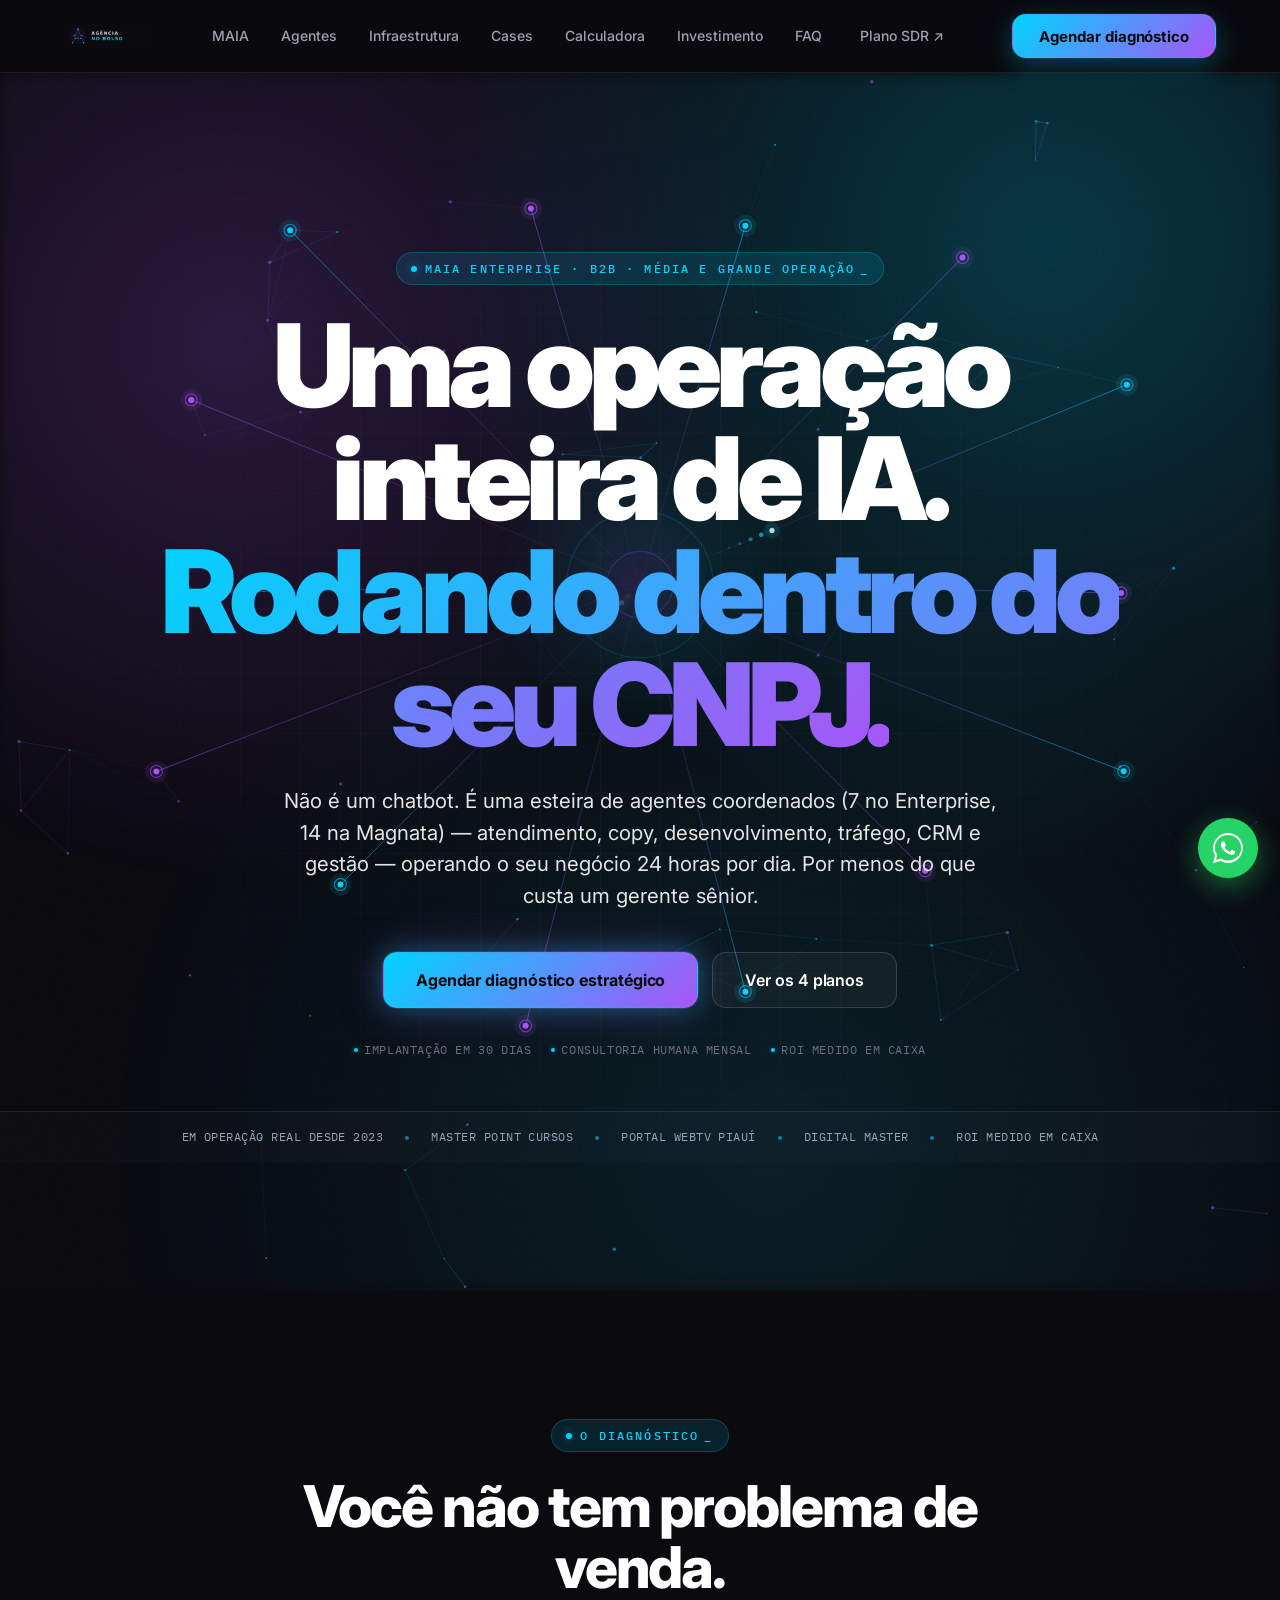
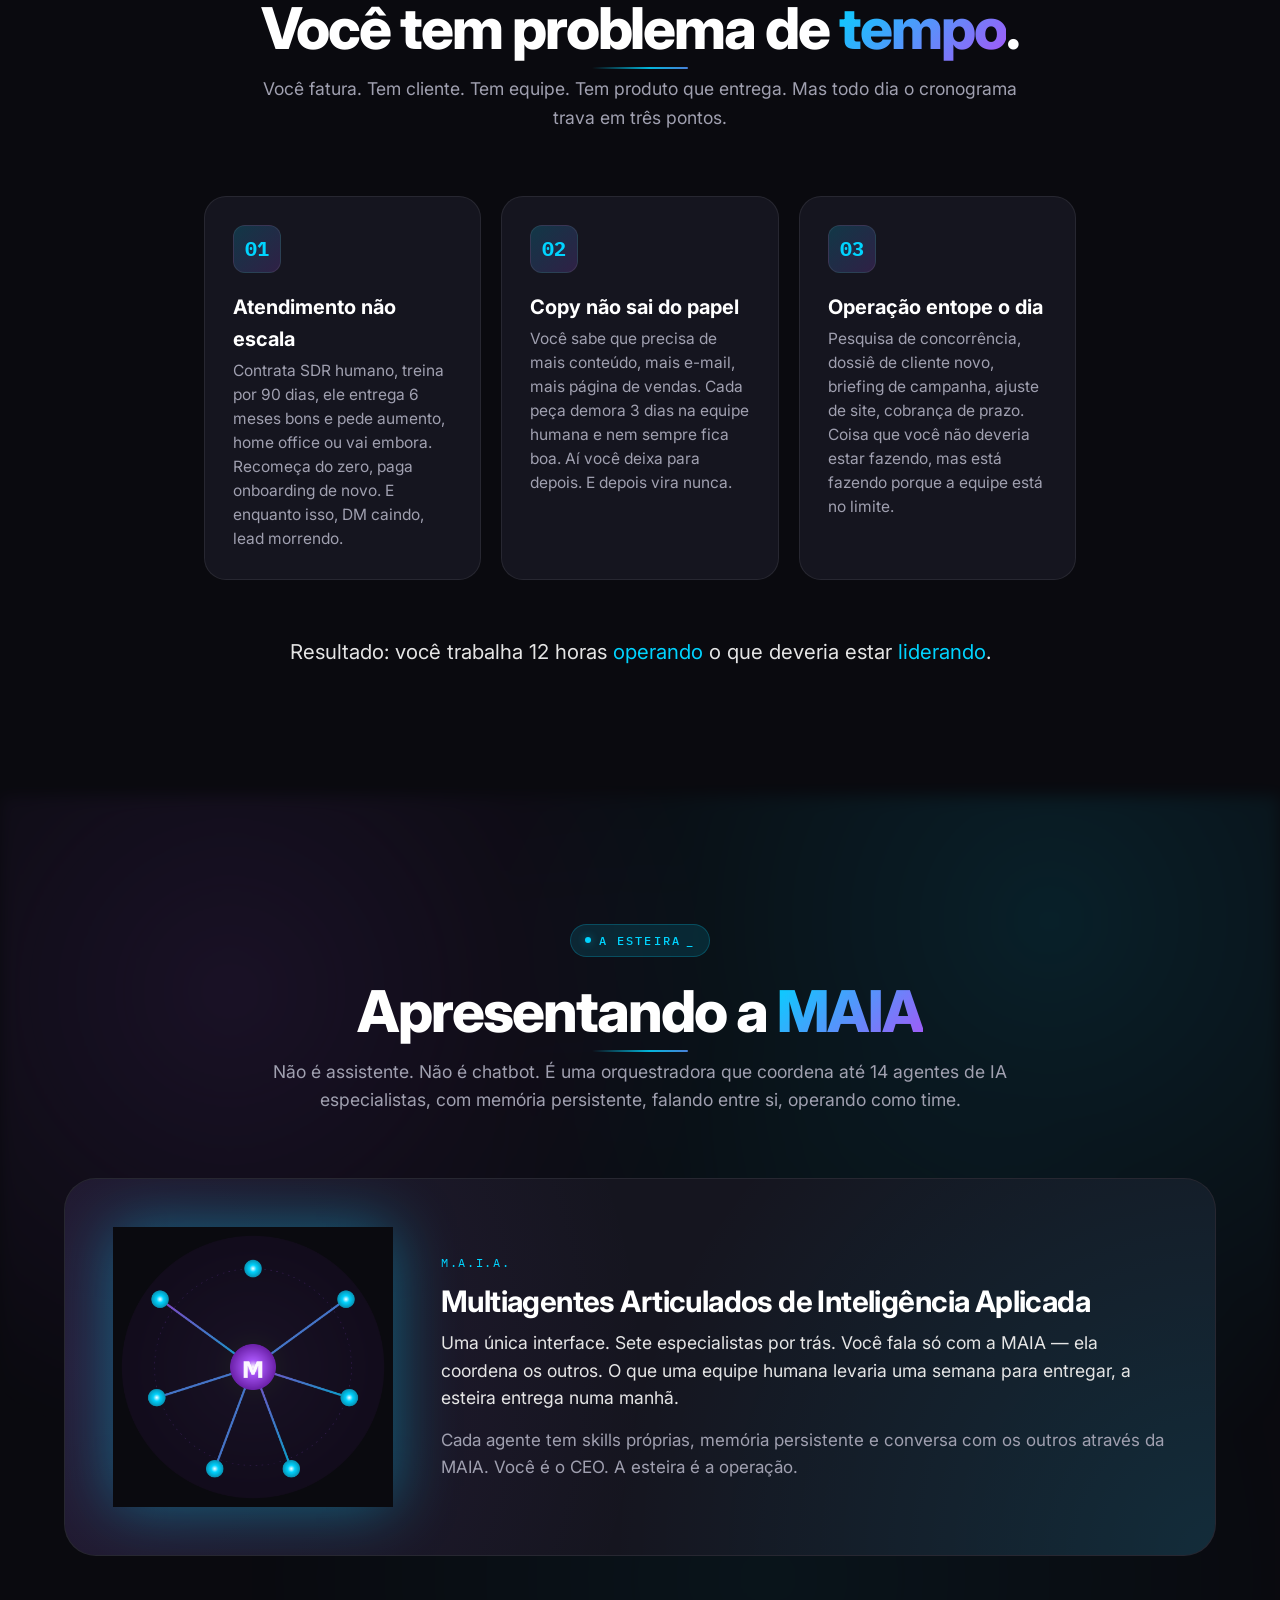
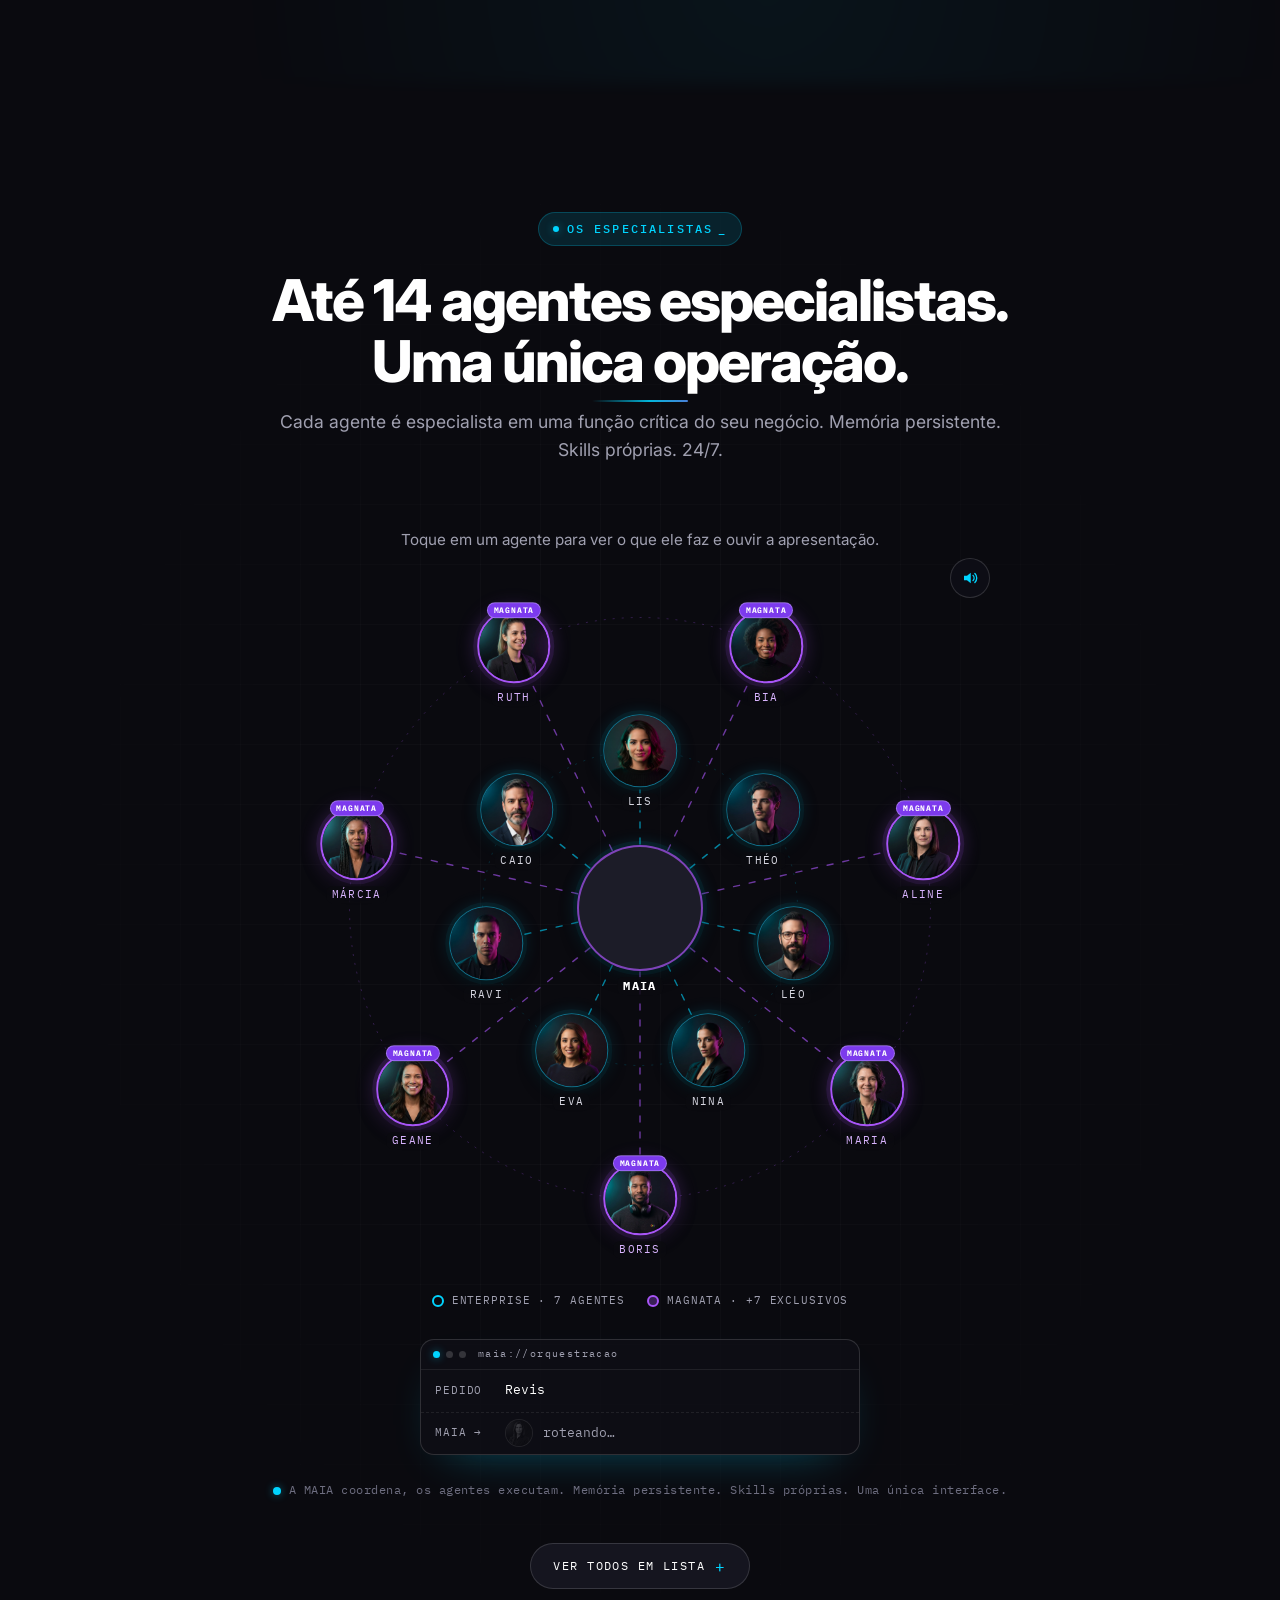
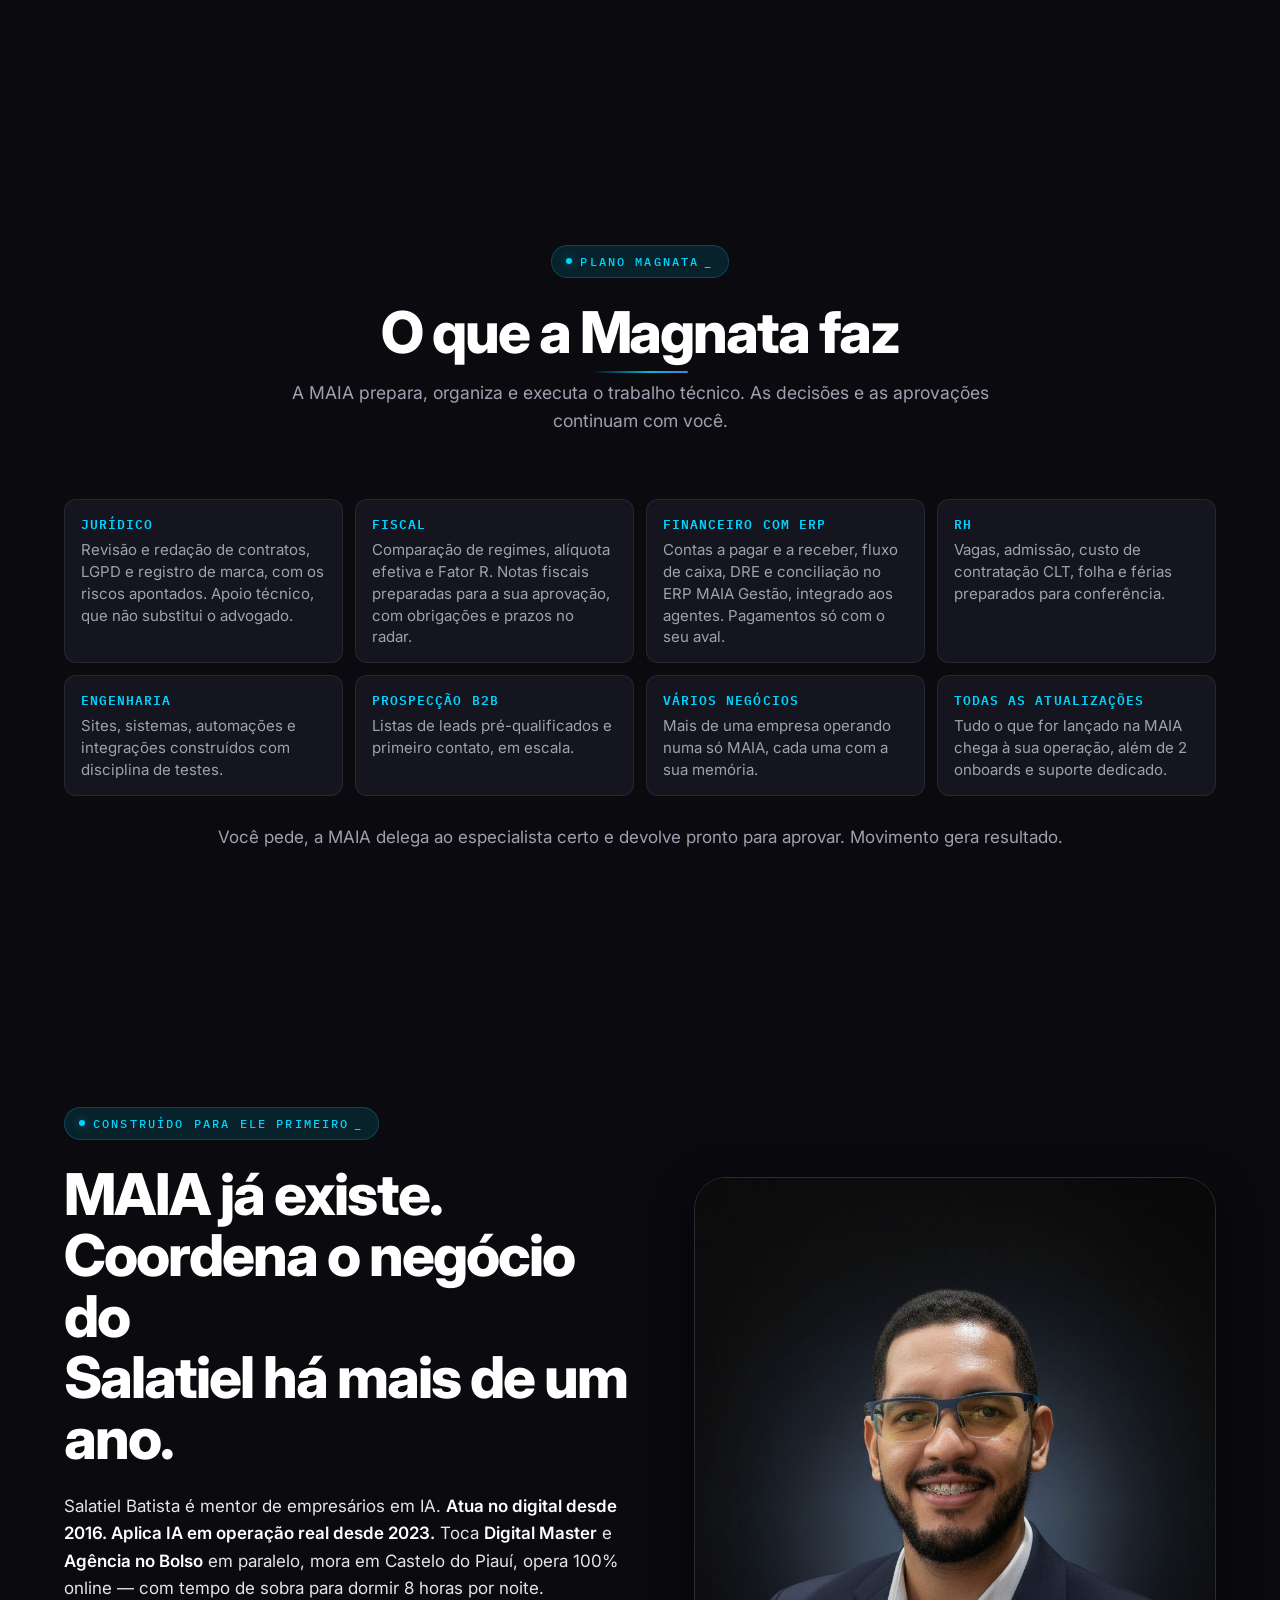
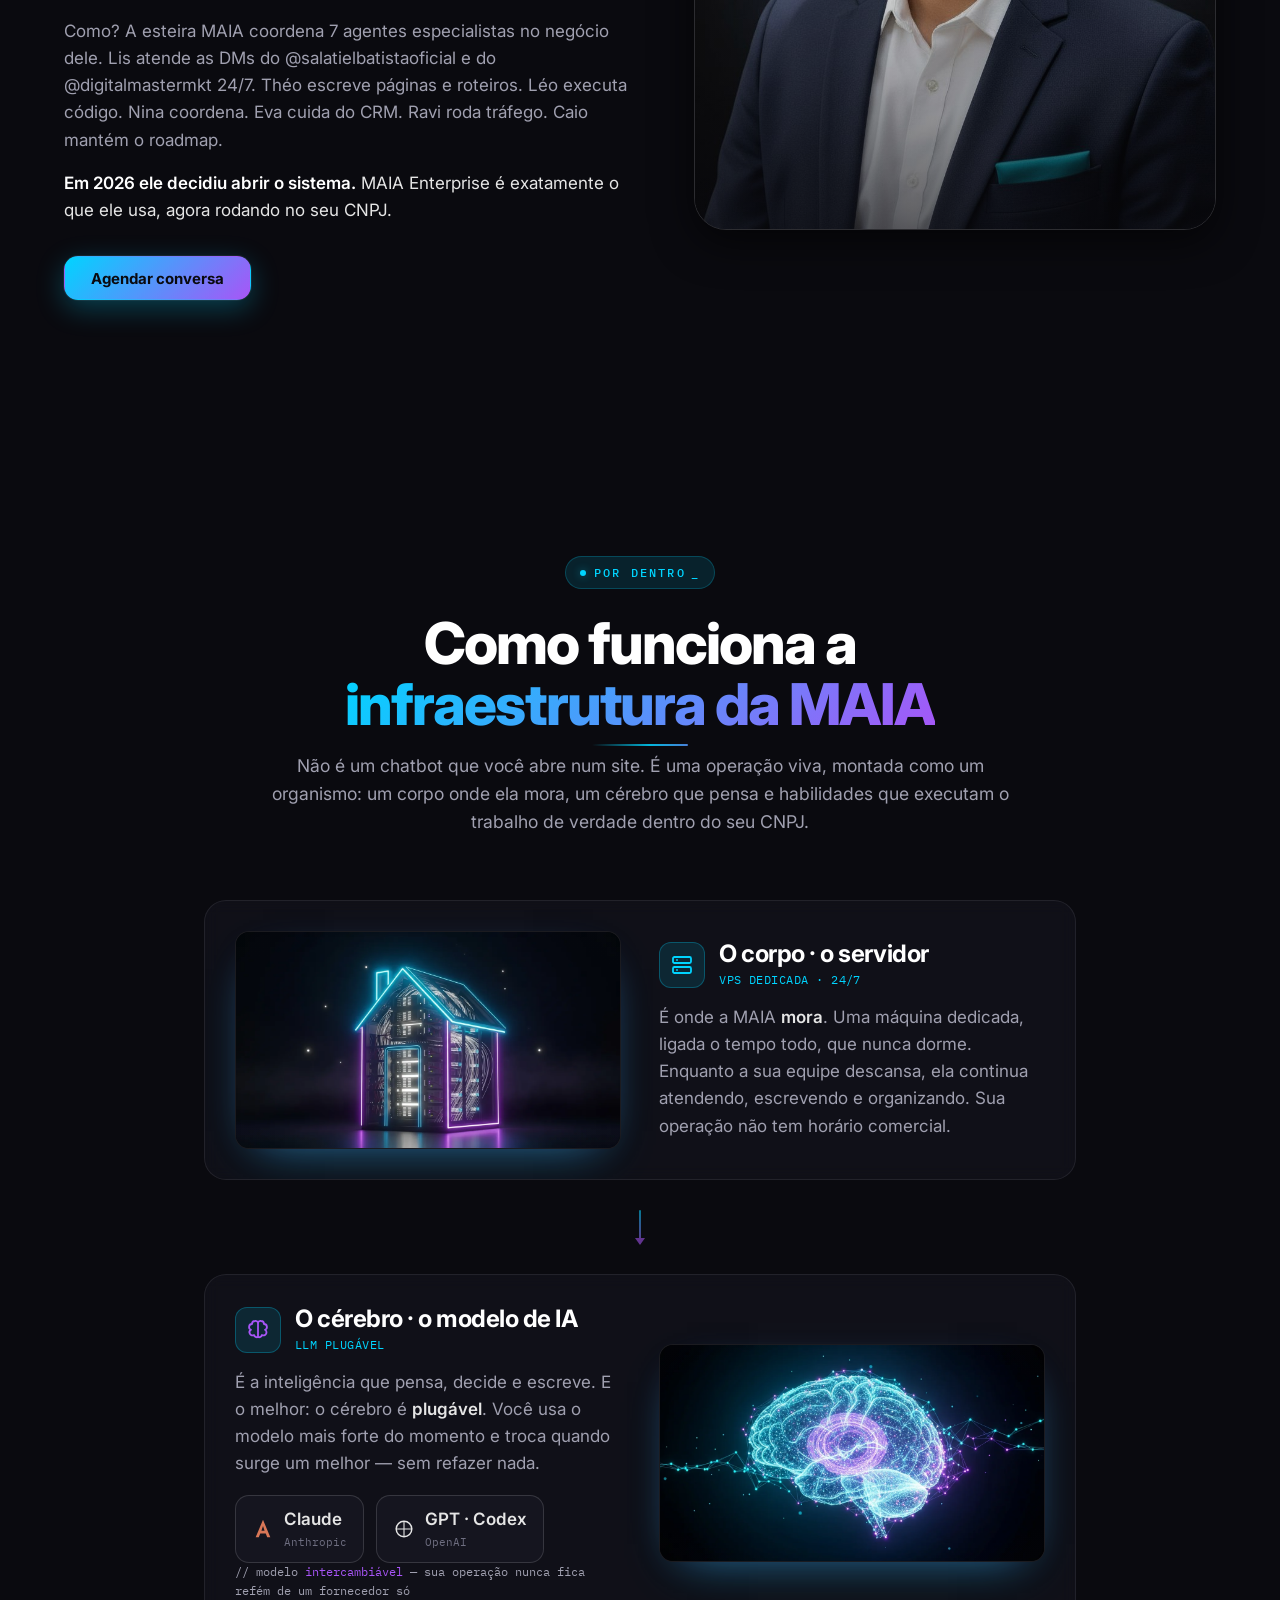
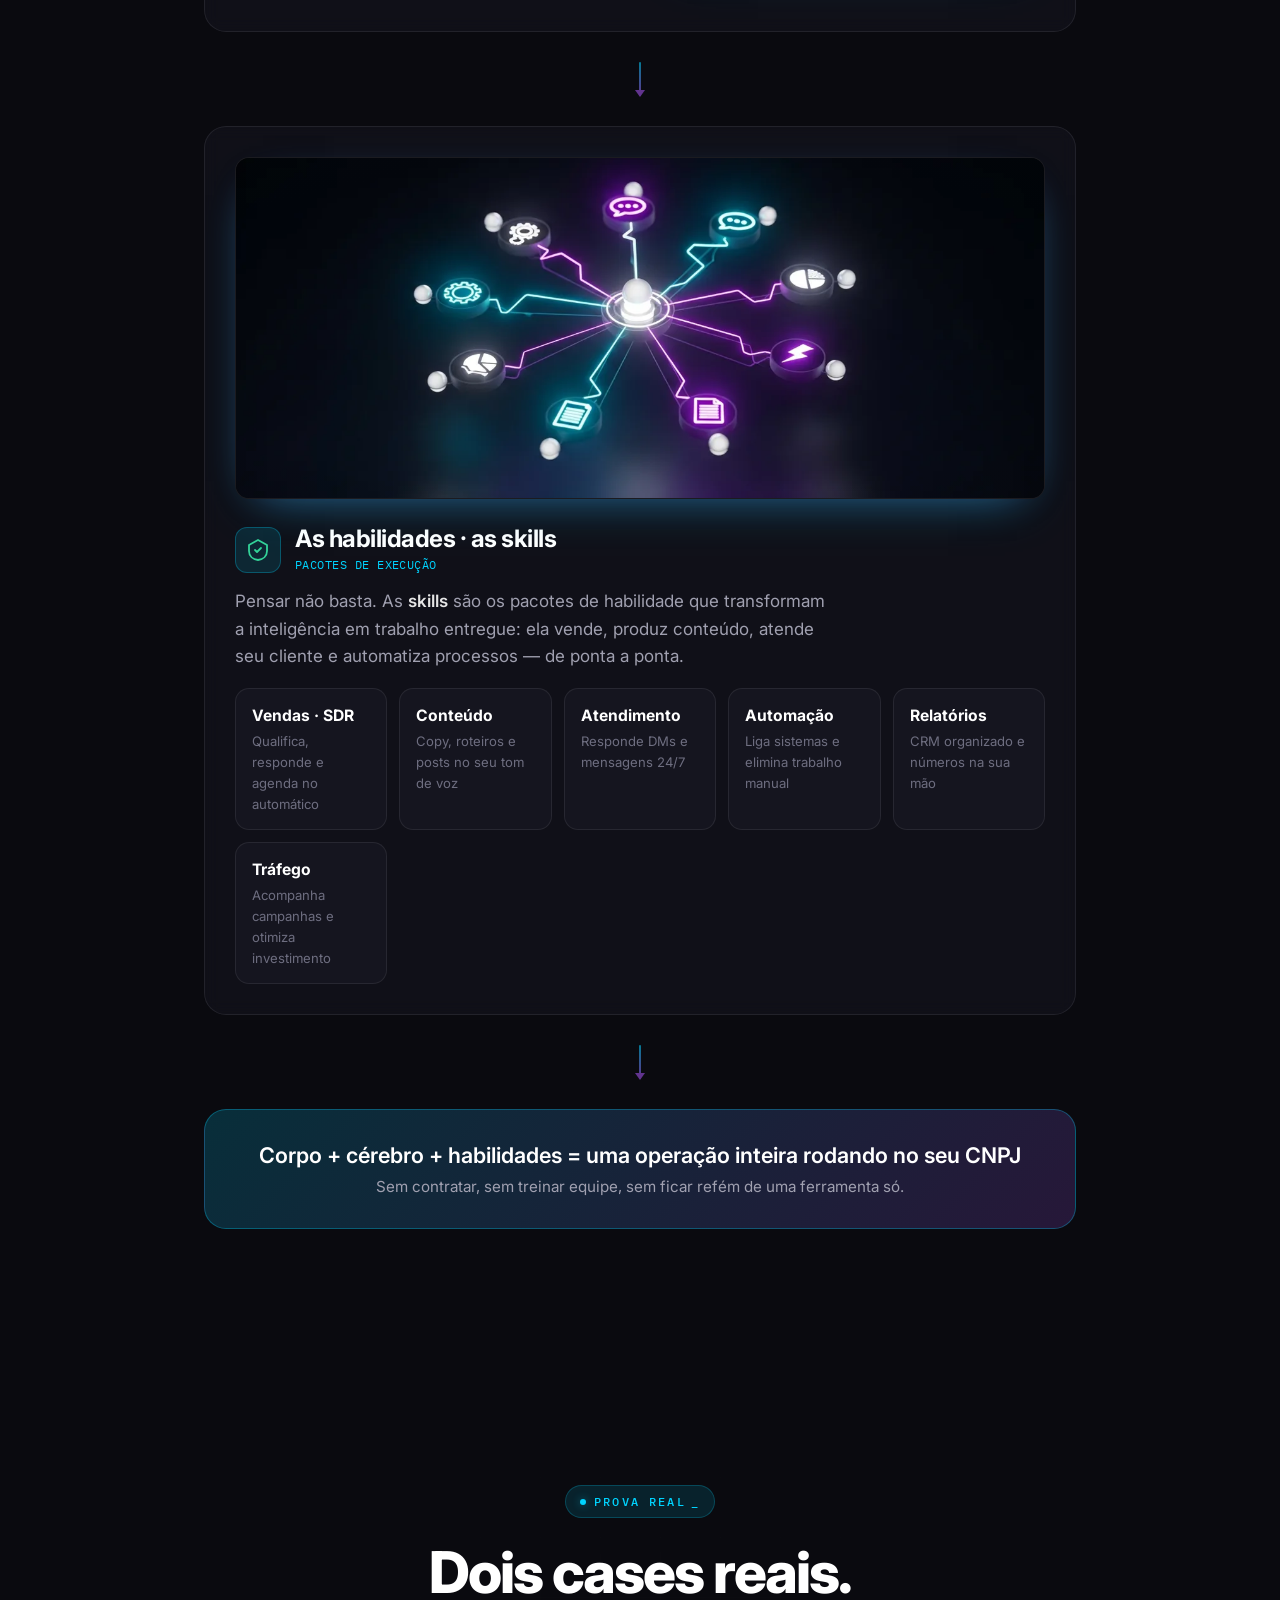
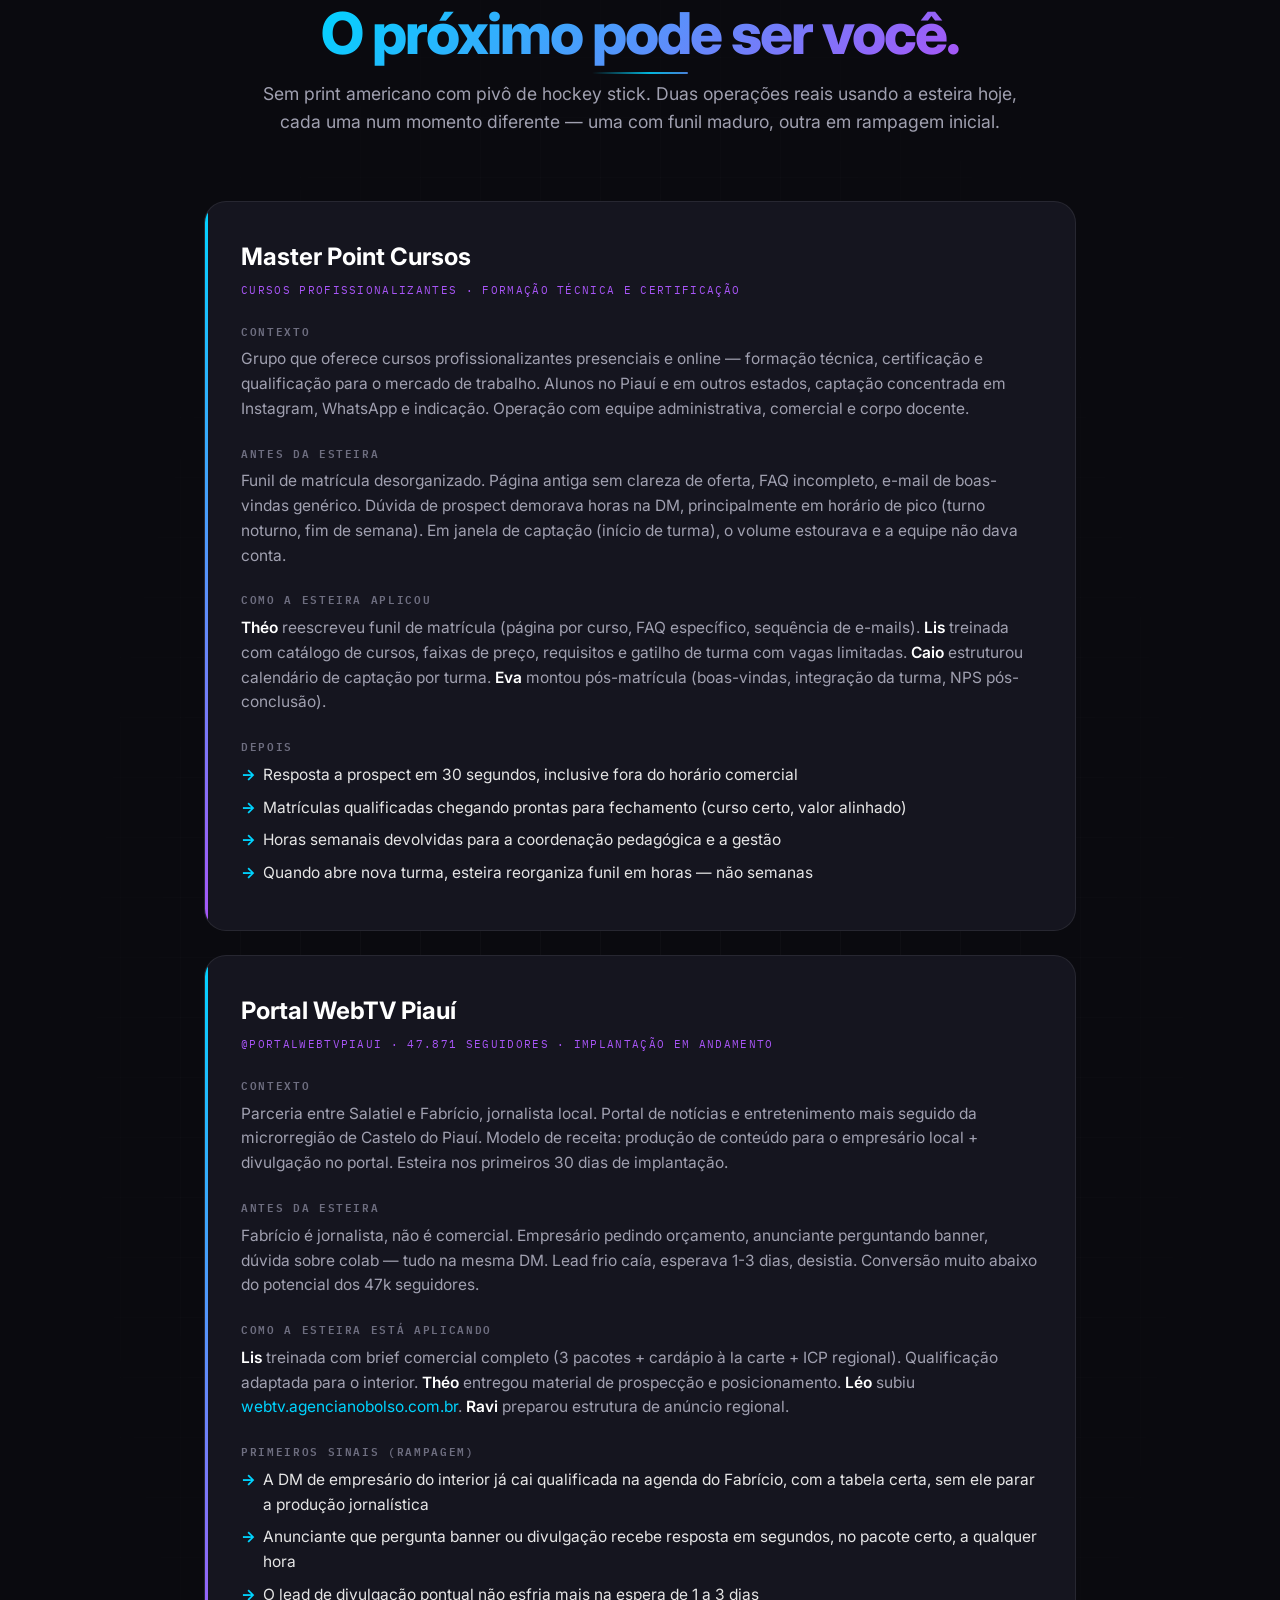
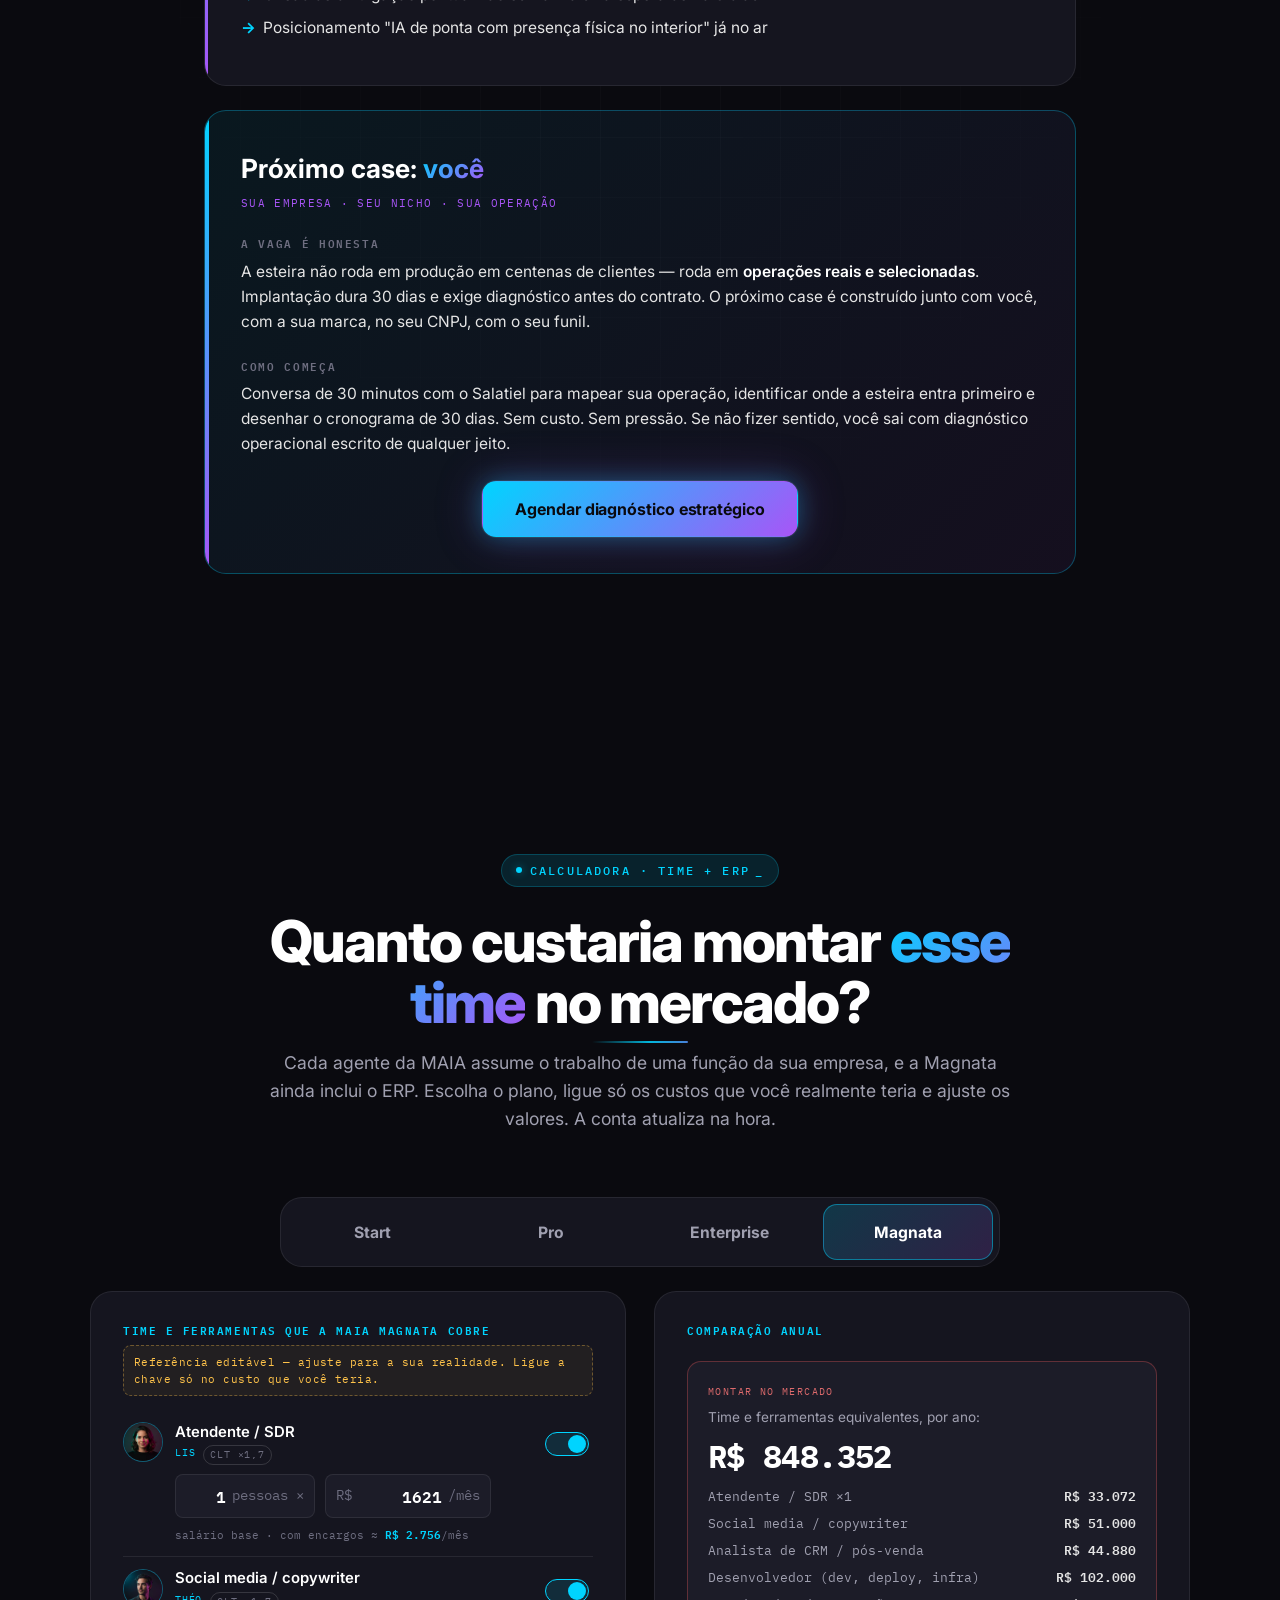
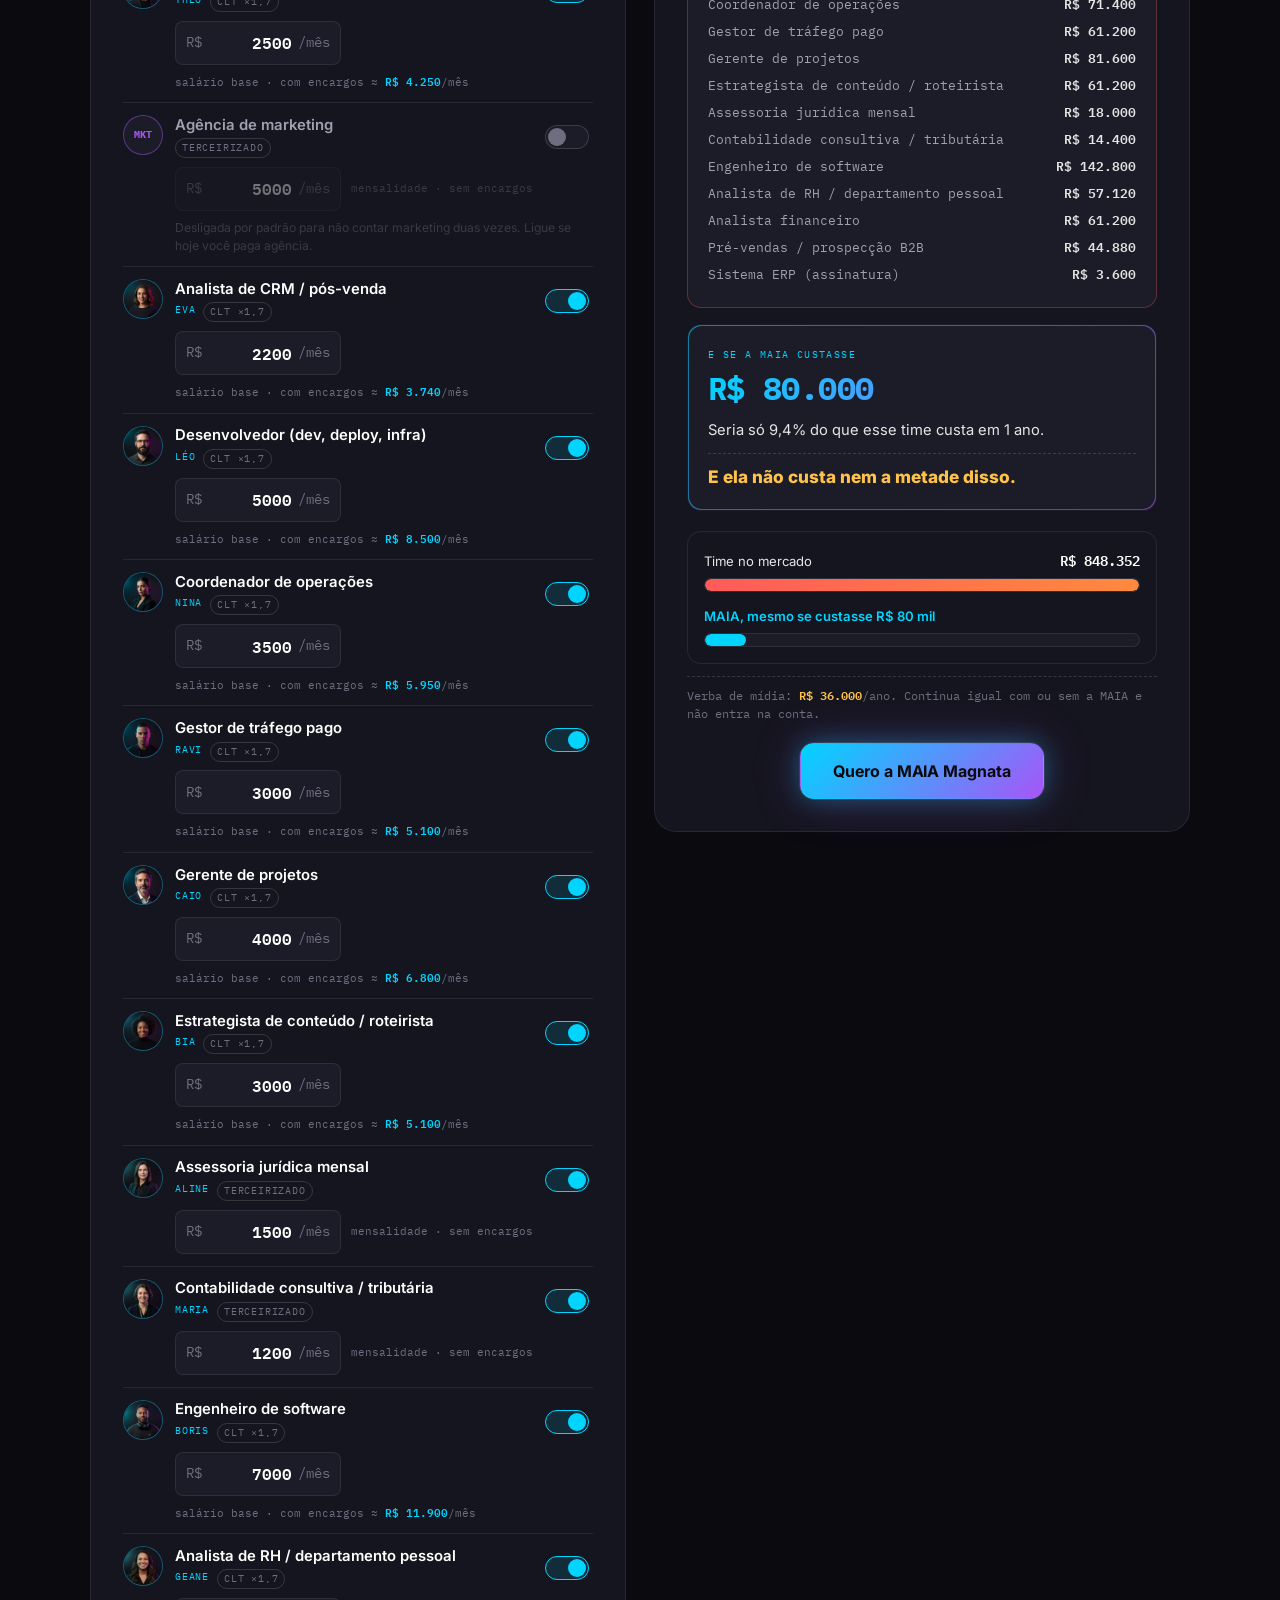
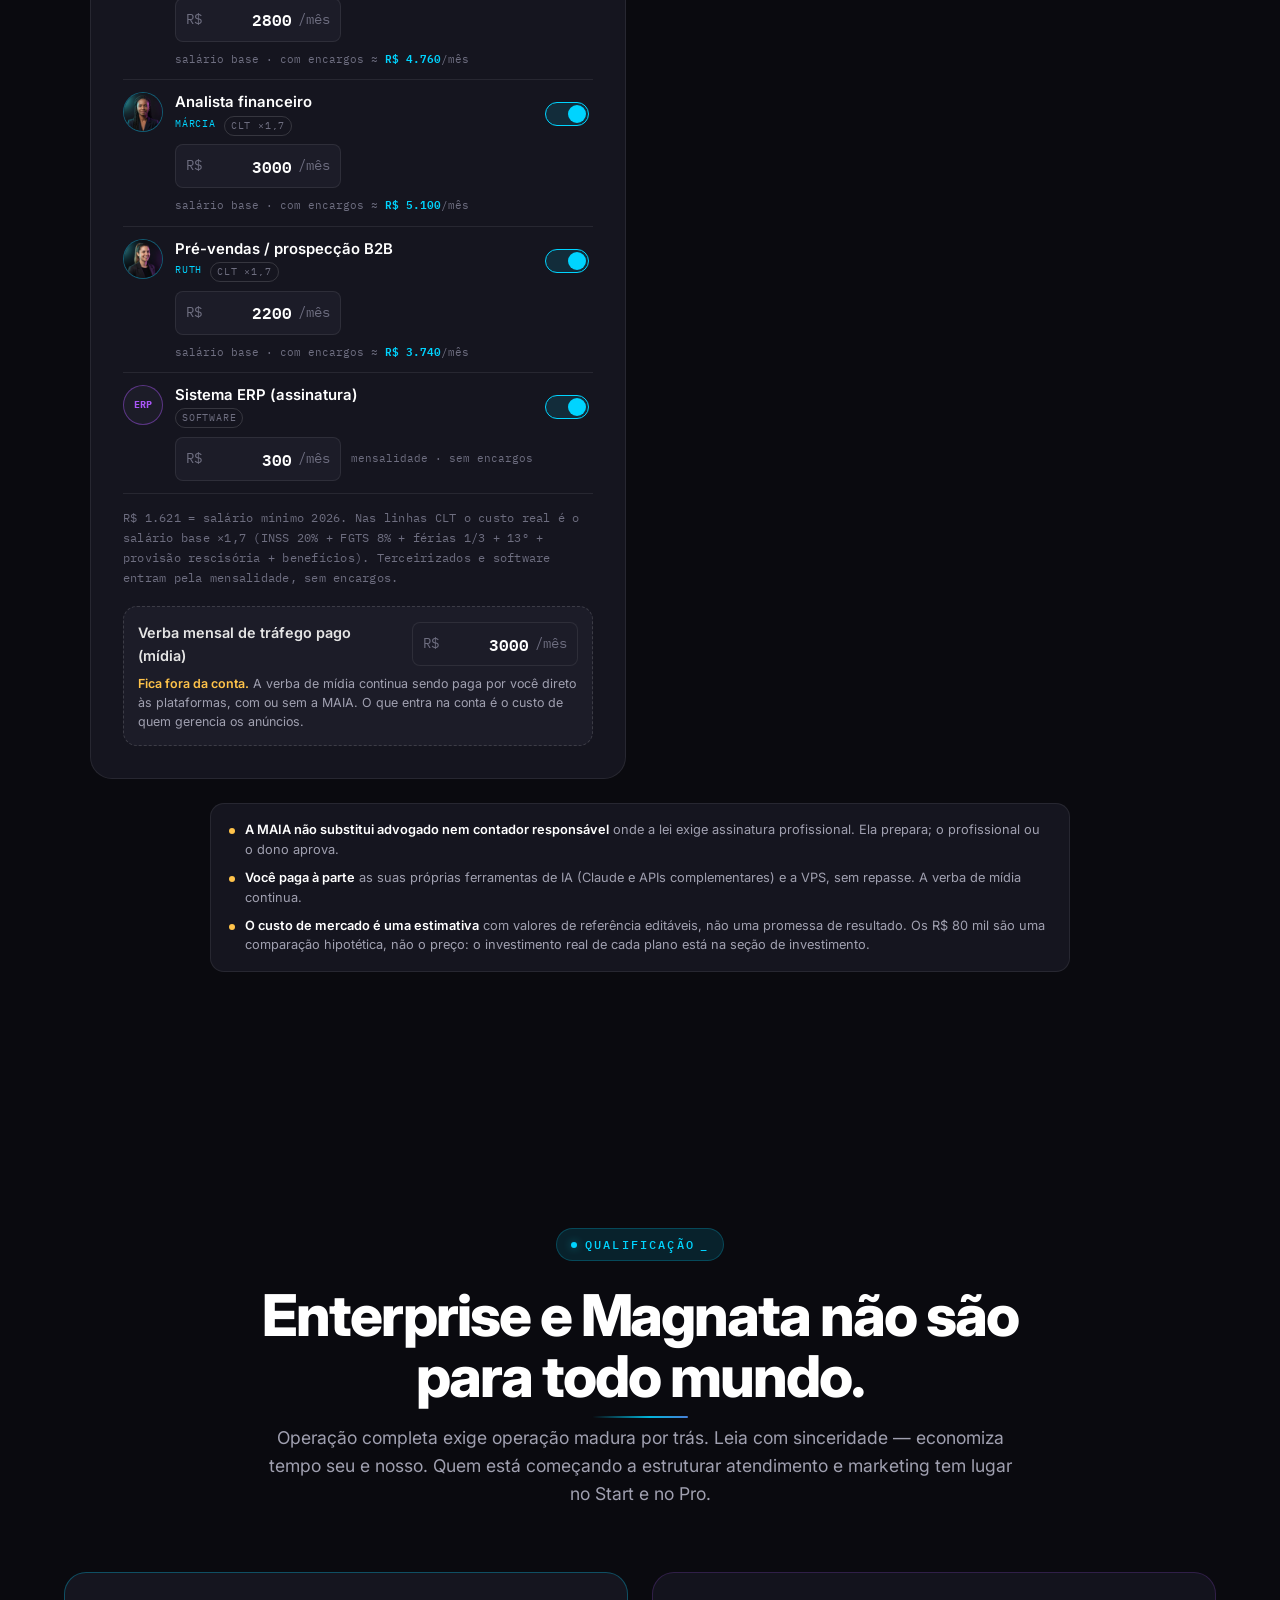
<file: index.html>
<!doctype html>
<html lang="pt-BR">
<head>
<meta charset="utf-8">
<meta name="viewport" content="width=device-width, initial-scale=1, viewport-fit=cover">
<meta name="theme-color" content="#0A0A0F">
<title>Agência no Bolso · MAIA Enterprise — Uma operação inteira de IA no seu CNPJ</title>
<meta name="description" content="MAIA é uma esteira de agentes de IA coordenados que opera atendimento, copy, dev, CRM, tráfego, gestão e, na Magnata, jurídico, fiscal, financeiro com ERP e RH. Quatro planos, do Start ao Magnata, com até 14 agentes. Implantação em 30 dias.">
<meta name="author" content="Agência no Bolso">
<link rel="canonical" href="https://agencianobolso.com.br/">

<!-- Open Graph -->
<meta property="og:type" content="website">
<meta property="og:title" content="Agência no Bolso · MaIA, do Start ao Magnata">
<meta property="og:description" content="Sua empresa. Com IA real. Uma esteira de agentes coordenados rodando no seu CNPJ. Quatro planos, do Start ao Magnata, com até 14 agentes especialistas.">
<meta property="og:site_name" content="Agência no Bolso — MaIA">
<meta property="og:url" content="https://lp.agencianobolso.com.br/">
<meta property="og:image" content="https://lp.agencianobolso.com.br/assets/og-maia.jpg?v=2">
<meta property="og:image:secure_url" content="https://lp.agencianobolso.com.br/assets/og-maia.jpg?v=2">
<meta property="og:image:type" content="image/jpeg">
<meta property="og:image:width" content="1200">
<meta property="og:image:height" content="630">
<meta property="og:image:alt" content="Agência no Bolso: Sua empresa. Com IA real. Até 14 agentes especialistas.">
<meta property="og:locale" content="pt_BR">
<meta name="twitter:card" content="summary_large_image">
<meta name="twitter:title" content="Agência no Bolso · MaIA, do Start ao Magnata">
<meta name="twitter:description" content="Sua empresa. Com IA real. Uma esteira de agentes coordenados rodando no seu CNPJ. Quatro planos, do Start ao Magnata, com até 14 agentes especialistas.">
<meta name="twitter:image" content="https://lp.agencianobolso.com.br/assets/og-maia.jpg?v=2">

<link rel="icon" href="/assets/favicon.svg" type="image/svg+xml">

<!-- Fonts -->
<link rel="preconnect" href="https://fonts.googleapis.com">
<link rel="preconnect" href="https://fonts.gstatic.com" crossorigin>
<!-- display=optional: zero CLS (fonte usa fallback se nao chegar em 100ms, sem swap posterior) -->
<link rel="stylesheet" href="https://fonts.googleapis.com/css2?family=Inter:wght@400;500;600;700;800;900&family=IBM+Plex+Mono:wght@400;500;600&display=optional">
<link rel="preload" as="image" href="/assets/img/brand/salatiel_hero.jpg" fetchpriority="high">

<link rel="stylesheet" href="/assets/style.css?v=20260606-cnpj-footer">
<link rel="stylesheet" href="/assets/maia-fx.css?v=20261116b">

<!-- JSON-LD -->
<script type="application/ld+json">
{
  "@context": "https://schema.org",
  "@type": "Organization",
  "name": "Agência no Bolso",
  "url": "https://agencianobolso.com.br/",
  "logo": "https://agencianobolso.com.br/assets/img/brand/logo-horizontal-ondark.png",
  "founders": [
    {"@type": "Person", "name": "Raquel Coelho"},
    {"@type": "Person", "name": "Salatiel Batista"},
    {"@type": "Person", "name": "Joel Visgueira"}
  ],
  "sameAs": ["https://instagram.com/digitalmastermkt"]
}
</script>
</head>
<body>

<!-- NAVBAR -->
<nav class="navbar">
  <div class="nav-inner">
    <a href="/" class="nav-logo" aria-label="Agência no Bolso">
      <img src="/assets/img/brand/logo-horizontal-ondark.png" alt="Agência no Bolso" width="240" height="50">
    </a>
    <div class="nav-links">
      <a href="#maia">MAIA</a>
      <a href="#agentes">Agentes</a>
      <a href="#infraestrutura">Infraestrutura</a>
      <a href="#cases">Cases</a>
      <a href="#roi-calc-maia">Calculadora</a>
      <a href="#investimento">Investimento</a>
      <a href="#faq">FAQ</a>
      <a href="/sdr/" class="btn-ghost">Plano SDR ↗</a>
    </div>
    <a href="https://wa.me/5586981141438?text=Ol%C3%A1%20Salatiel%2C%20quero%20agendar%20diagn%C3%B3stico%20estrat%C3%A9gico%20da%20MAIA%20Enterprise" class="btn btn-primary" target="_blank" rel="noopener">Agendar diagnóstico</a>
  </div>
</nav>

<!-- HERO -->
<header class="hero">
  <div class="mesh-gradient-bg"></div>
  <div class="grid-bg"></div>
  <div class="noise-bg"></div>
  <div class="container hero-inner">
    <span class="eyebrow">MAIA Enterprise · B2B · Média e grande operação</span>
    <h1 class="huge-headline">Uma operação inteira de IA.<br><span class="gradient-text">Rodando dentro do seu CNPJ.</span></h1>
    <p class="lead">Não é um chatbot. É uma esteira de agentes coordenados (7 no Enterprise, 14 na Magnata) — atendimento, copy, desenvolvimento, tráfego, CRM e gestão — operando o seu negócio 24 horas por dia. Por menos do que custa um gerente sênior.</p>
    <div class="cta-row" style="justify-content:center">
      <a href="https://wa.me/5586981141438?text=Ol%C3%A1%20Salatiel%2C%20quero%20agendar%20diagn%C3%B3stico%20estrat%C3%A9gico%20da%20MAIA%20Enterprise" class="btn glow-cta btn-lg" target="_blank" rel="noopener">Agendar diagnóstico estratégico</a>
      <a href="#investimento" class="btn btn-secondary btn-lg">Ver os 4 planos</a>
    </div>
    <div class="hero-meta">
      <span>Implantação em 30 dias</span>
      <span>Consultoria humana mensal</span>
      <span>ROI medido em caixa</span>
    </div>
  </div>
  <div class="cred-bar">
    <div class="container">
      <p><span>Em operação real desde 2023</span><span>Master Point Cursos</span><span>Portal WebTV Piauí</span><span>Digital Master</span><span>ROI medido em caixa</span></p>
    </div>
  </div>
</header>

<!-- PROBLEMA -->
<section id="problema">
  <div class="container container-narrow">
    <div class="section-header">
      <span class="eyebrow">O Diagnóstico</span>
      <h2>Você não tem problema de venda.<br>Você tem problema de <span class="gradient-text">tempo</span>.</h2>
      <p>Você fatura. Tem cliente. Tem equipe. Tem produto que entrega. Mas todo dia o cronograma trava em três pontos.</p>
    </div>

    <div class="grid grid-3" style="gap:20px">
      <div class="agent-card">
        <div class="agent-icon">01</div>
        <div class="agent-name">Atendimento não escala</div>
        <p class="agent-desc">Contrata SDR humano, treina por 90 dias, ele entrega 6 meses bons e pede aumento, home office ou vai embora. Recomeça do zero, paga onboarding de novo. E enquanto isso, DM caindo, lead morrendo.</p>
      </div>
      <div class="agent-card">
        <div class="agent-icon">02</div>
        <div class="agent-name">Copy não sai do papel</div>
        <p class="agent-desc">Você sabe que precisa de mais conteúdo, mais e-mail, mais página de vendas. Cada peça demora 3 dias na equipe humana e nem sempre fica boa. Aí você deixa para depois. E depois vira nunca.</p>
      </div>
      <div class="agent-card">
        <div class="agent-icon">03</div>
        <div class="agent-name">Operação entope o dia</div>
        <p class="agent-desc">Pesquisa de concorrência, dossiê de cliente novo, briefing de campanha, ajuste de site, cobrança de prazo. Coisa que você não deveria estar fazendo, mas está fazendo porque a equipe está no limite.</p>
      </div>
    </div>

    <p class="lead" style="text-align:center; margin: 56px auto 0">Resultado: você trabalha 12 horas <em>operando</em> o que deveria estar <em>liderando</em>.</p>
  </div>
</section>

<!-- SOLUÇÃO MAIA -->
<section id="maia">
  <div class="mesh-gradient-bg" style="opacity:.5"></div>
  <div class="container">
    <div class="section-header">
      <span class="eyebrow">A Esteira</span>
      <h2>Apresentando a <span class="gradient-text">MAIA</span></h2>
      <p>Não é assistente. Não é chatbot. É uma orquestradora que coordena até 14 agentes de IA especialistas, com memória persistente, falando entre si, operando como time.</p>
    </div>

    <div class="maia-feature">
      <img src="/assets/img/brand/maia-symbol.png" alt="Símbolo MAIA — orquestradora de IA" loading="lazy" width="2000" height="2000">
      <div>
        <span class="maia-acronym">M.A.I.A.</span>
        <h3>Multiagentes Articulados de Inteligência Aplicada</h3>
        <p class="lead" style="font-size:1.1rem">Uma única interface. Sete especialistas por trás. Você fala só com a MAIA — ela coordena os outros. O que uma equipe humana levaria uma semana para entregar, a esteira entrega numa manhã.</p>
        <p style="color:var(--text-2); margin-top:14px">Cada agente tem skills próprias, memória persistente e conversa com os outros através da MAIA. Você é o CEO. A esteira é a operação.</p>
      </div>
    </div>
  </div>
</section>

<!-- AGENTES -->
<section id="agentes">
  <div class="grid-bg"></div>
  <div class="container">
    <div class="section-header">
      <span class="eyebrow">Os Especialistas</span>
      <h2>Até 14 agentes especialistas.<br>Uma única operação.</h2>
      <p>Cada agente é especialista em uma função crítica do seu negócio. Memória persistente. Skills próprias. 24/7.</p>
    </div>

    <!-- DIAGRAMA DE ORQUESTRAÇÃO INTERATIVO (MAIA + 14 agentes em dois anéis) -->
    <div class="orchestration-wrap orq-wrap" id="orquestracao">
      <p class="orq-hint">Toque em um agente para ver o que ele faz e ouvir a apresentação.</p>
      <div class="orq" role="group" aria-label="Diagrama de orquestração: a MAIA no centro, ligada aos 7 agentes do Enterprise no anel interno e aos 7 exclusivos da Magnata no anel externo.">
        <svg class="orq-svg" viewBox="0 0 1000 1000" preserveAspectRatio="none" aria-hidden="true" focusable="false">
          <circle class="orq-ring" cx="500" cy="500" r="225"/>
          <circle class="orq-ring orq-ring-mag" cx="500" cy="500" r="415"/>
          <line class="orq-line" data-line="lis" x1="500" y1="500" x2="500.0" y2="275.0"/>
          <line class="orq-line" data-line="theo" x1="500" y1="500" x2="675.9" y2="359.7"/>
          <line class="orq-line" data-line="leo" x1="500" y1="500" x2="719.4" y2="550.1"/>
          <line class="orq-line" data-line="nina" x1="500" y1="500" x2="597.6" y2="702.7"/>
          <line class="orq-line" data-line="eva" x1="500" y1="500" x2="402.4" y2="702.7"/>
          <line class="orq-line" data-line="ravi" x1="500" y1="500" x2="280.6" y2="550.1"/>
          <line class="orq-line" data-line="caio" x1="500" y1="500" x2="324.1" y2="359.7"/>
          <line class="orq-line orq-line-mag" data-line="bia" x1="500" y1="500" x2="680.1" y2="126.1"/>
          <line class="orq-line orq-line-mag" data-line="aline" x1="500" y1="500" x2="904.6" y2="407.7"/>
          <line class="orq-line orq-line-mag" data-line="maria" x1="500" y1="500" x2="824.5" y2="758.7"/>
          <line class="orq-line orq-line-mag" data-line="boris" x1="500" y1="500" x2="500.0" y2="915.0"/>
          <line class="orq-line orq-line-mag" data-line="geane" x1="500" y1="500" x2="175.5" y2="758.7"/>
          <line class="orq-line orq-line-mag" data-line="marcia" x1="500" y1="500" x2="95.4" y2="407.7"/>
          <line class="orq-line orq-line-mag" data-line="ruth" x1="500" y1="500" x2="319.9" y2="126.1"/>
        </svg>
        <span class="orq-dot" aria-hidden="true"></span>

        <button type="button" class="orq-node orq-center" data-agent="maia" style="--x:50%;--y:50%" aria-haspopup="dialog" aria-label="MAIA, orquestradora central. Abrir apresentação">
          <span class="orq-av"><img src="/assets/img/agentes/maia.webp" alt="" loading="lazy" decoding="async" width="360" height="360"></span>
          <span class="orq-label">MAIA</span>
        </button>

        <button type="button" class="orq-node" data-agent="lis" style="--x:50.00%;--y:27.50%" aria-haspopup="dialog" aria-label="Lis, SDR e atendimento. Abrir apresentação">
          <span class="orq-av"><img src="/assets/img/agentes/lis.webp" alt="" loading="lazy" decoding="async" width="200" height="200"></span>
          <span class="orq-label">Lis</span>
        </button>
        <button type="button" class="orq-node" data-agent="theo" style="--x:67.59%;--y:35.97%" aria-haspopup="dialog" aria-label="Théo, Copy, conteúdo e persona. Abrir apresentação">
          <span class="orq-av"><img src="/assets/img/agentes/theo.webp" alt="" loading="lazy" decoding="async" width="200" height="200"></span>
          <span class="orq-label">Théo</span>
        </button>
        <button type="button" class="orq-node" data-agent="leo" style="--x:71.94%;--y:55.01%" aria-haspopup="dialog" aria-label="Léo, Dev, deploy e infra. Abrir apresentação">
          <span class="orq-av"><img src="/assets/img/agentes/leo.webp" alt="" loading="lazy" decoding="async" width="200" height="200"></span>
          <span class="orq-label">Léo</span>
        </button>
        <button type="button" class="orq-node" data-agent="nina" style="--x:59.76%;--y:70.27%" aria-haspopup="dialog" aria-label="Nina, Operações e coordenação. Abrir apresentação">
          <span class="orq-av"><img src="/assets/img/agentes/nina.webp" alt="" loading="lazy" decoding="async" width="200" height="200"></span>
          <span class="orq-label">Nina</span>
        </button>
        <button type="button" class="orq-node" data-agent="eva" style="--x:40.24%;--y:70.27%" aria-haspopup="dialog" aria-label="Eva, CRM e pós-venda. Abrir apresentação">
          <span class="orq-av"><img src="/assets/img/agentes/eva.webp" alt="" loading="lazy" decoding="async" width="200" height="200"></span>
          <span class="orq-label">Eva</span>
        </button>
        <button type="button" class="orq-node" data-agent="ravi" style="--x:28.06%;--y:55.01%" aria-haspopup="dialog" aria-label="Ravi, Tráfego pago e mídia. Abrir apresentação">
          <span class="orq-av"><img src="/assets/img/agentes/ravi.webp" alt="" loading="lazy" decoding="async" width="200" height="200"></span>
          <span class="orq-label">Ravi</span>
        </button>
        <button type="button" class="orq-node" data-agent="caio" style="--x:32.41%;--y:35.97%" aria-haspopup="dialog" aria-label="Caio, Projetos e roadmap. Abrir apresentação">
          <span class="orq-av"><img src="/assets/img/agentes/caio.webp" alt="" loading="lazy" decoding="async" width="200" height="200"></span>
          <span class="orq-label">Caio</span>
        </button>
        <button type="button" class="orq-node orq-mag" data-agent="bia" style="--x:68.01%;--y:12.61%" aria-haspopup="dialog" aria-label="Bia, Conteúdo e roteiros, exclusivo Magnata. Abrir apresentação">
          <span class="orq-av"><img src="/assets/img/agentes/bia.webp" alt="" loading="lazy" decoding="async" width="200" height="200"></span>
          <span class="orq-label">Bia</span>
        </button>
        <button type="button" class="orq-node orq-mag" data-agent="aline" style="--x:90.46%;--y:40.77%" aria-haspopup="dialog" aria-label="Aline, Jurídico de apoio, exclusivo Magnata. Abrir apresentação">
          <span class="orq-av"><img src="/assets/img/agentes/aline.webp" alt="" loading="lazy" decoding="async" width="200" height="200"></span>
          <span class="orq-label">Aline</span>
        </button>
        <button type="button" class="orq-node orq-mag" data-agent="maria" style="--x:82.45%;--y:75.87%" aria-haspopup="dialog" aria-label="Maria, Tributário e fiscal, exclusivo Magnata. Abrir apresentação">
          <span class="orq-av"><img src="/assets/img/agentes/maria.webp" alt="" loading="lazy" decoding="async" width="200" height="200"></span>
          <span class="orq-label">Maria</span>
        </button>
        <button type="button" class="orq-node orq-mag" data-agent="boris" style="--x:50.00%;--y:91.50%" aria-haspopup="dialog" aria-label="Boris, Engenharia e sistemas, exclusivo Magnata. Abrir apresentação">
          <span class="orq-av"><img src="/assets/img/agentes/boris.webp?v=2" alt="" loading="lazy" decoding="async" width="200" height="200"></span>
          <span class="orq-label">Boris</span>
        </button>
        <button type="button" class="orq-node orq-mag" data-agent="geane" style="--x:17.55%;--y:75.87%" aria-haspopup="dialog" aria-label="Geane, RH e departamento pessoal, exclusivo Magnata. Abrir apresentação">
          <span class="orq-av"><img src="/assets/img/agentes/geane.webp" alt="" loading="lazy" decoding="async" width="200" height="200"></span>
          <span class="orq-label">Geane</span>
        </button>
        <button type="button" class="orq-node orq-mag" data-agent="marcia" style="--x:9.54%;--y:40.77%" aria-haspopup="dialog" aria-label="Márcia, Financeiro e ERP, exclusivo Magnata. Abrir apresentação">
          <span class="orq-av"><img src="/assets/img/agentes/marcia.webp" alt="" loading="lazy" decoding="async" width="200" height="200"></span>
          <span class="orq-label">Márcia</span>
        </button>
        <button type="button" class="orq-node orq-mag" data-agent="ruth" style="--x:31.99%;--y:12.61%" aria-haspopup="dialog" aria-label="Ruth, Prospecção B2B, exclusivo Magnata. Abrir apresentação">
          <span class="orq-av"><img src="/assets/img/agentes/ruth.webp" alt="" loading="lazy" decoding="async" width="200" height="200"></span>
          <span class="orq-label">Ruth</span>
        </button>

        <button type="button" class="orq-mute" aria-pressed="false" aria-label="Silenciar narração" title="Silenciar narração" hidden>
          <svg viewBox="0 0 24 24" width="18" height="18" aria-hidden="true" focusable="false"><path d="M4 9v6h4l5 4V5L8 9H4z" fill="currentColor"/><path class="orq-mute-on" d="M16 8.5a5 5 0 0 1 0 7M18.5 6a8.5 8.5 0 0 1 0 12" fill="none" stroke="currentColor" stroke-width="1.8" stroke-linecap="round"/><path class="orq-mute-off" d="M16.5 9.5l5 5M21.5 9.5l-5 5" fill="none" stroke="currentColor" stroke-width="1.8" stroke-linecap="round"/></svg>
        </button>
      </div>

      <p class="orq-legend"><span><i class="orq-key"></i>Enterprise · 7 agentes</span><span><i class="orq-key orq-key-mag"></i>Magnata · +7 exclusivos</span></p>

      <!-- Roteador (MAIA FX): estado estático válido sem JS -->
      <div class="fx-router is-routed" aria-hidden="true">
        <div class="fx-router-bar"><i></i><i></i><i></i><span>maia://orquestracao</span></div>
        <div class="fx-router-row"><span class="fx-router-k">pedido</span><span class="fx-router-req">Revisa este contrato</span></div>
        <div class="fx-router-row"><span class="fx-router-k">maia →</span><img class="fx-router-av" src="/assets/img/agentes/aline.webp" alt="" width="28" height="28" loading="lazy" decoding="async"><span class="fx-router-agent">Aline · Jurídico</span></div>
      </div>

      <p class="orchestration-caption"><span class="orchestration-dot"></span>A MAIA coordena, os agentes executam. Memória persistente. Skills próprias. Uma única interface.</p>
    </div>

    <details class="agents-list">
      <summary>Ver todos em lista</summary>
    <div class="agents-grid">
      <article class="agent-card">
        <img class="agent-portrait" decoding="async" src="/assets/img/agentes/lis.webp" alt="Lis — SDR de IA da esteira MAIA" loading="lazy" width="800" height="800">
        <div class="agent-name">Lis</div>
        <div class="agent-role">SDR · Atendimento</div>
        <p class="agent-desc">Atende e qualifica DMs em 30 segundos, 24/7. Treinada com seu dossiê de 13 blocos. Escala para o humano só quando o lead está pronto para fechar.</p>
      </article>
      <article class="agent-card">
        <img class="agent-portrait" decoding="async" src="/assets/img/agentes/theo.webp" alt="Théo — Copywriter de IA da esteira MAIA" loading="lazy" width="800" height="800">
        <div class="agent-name">Théo</div>
        <div class="agent-role">Copy · Conteúdo · Persona</div>
        <p class="agent-desc">Páginas de vendas completas, roteiros de Reels, e-mails, carrosséis, pesquisa de concorrência, personas com 30 dimensões. Sua agenda de copy destravada por 90 dias.</p>
      </article>
      <article class="agent-card">
        <img class="agent-portrait" decoding="async" src="/assets/img/agentes/leo.webp" alt="Léo — Dev de IA da esteira MAIA" loading="lazy" width="800" height="800">
        <div class="agent-name">Léo</div>
        <div class="agent-role">Dev · Deploy · Infra</div>
        <p class="agent-desc">Código, deploy, integrações Meta API, OpenAI, Anthropic, Stripe, Pagar.me. Sites no GitHub Pages com domínio próprio. Automações em Python e VPS.</p>
      </article>
      <article class="agent-card">
        <img class="agent-portrait" decoding="async" src="/assets/img/agentes/nina.webp" alt="Nina — Operações de IA da esteira MAIA" loading="lazy" width="800" height="800">
        <div class="agent-name">Nina</div>
        <div class="agent-role">Operações · Coordenação</div>
        <p class="agent-desc">Coordena entregas, gerencia prazos, organiza arquivos, faz design ops, monta briefings e cuida do calendário operacional semanal.</p>
      </article>
      <article class="agent-card">
        <img class="agent-portrait" decoding="async" src="/assets/img/agentes/eva.webp" alt="Eva — CRM de IA da esteira MAIA" loading="lazy" width="800" height="800">
        <div class="agent-name">Eva</div>
        <div class="agent-role">CRM · Pós-venda</div>
        <p class="agent-desc">Sequência de boas-vindas, reativação, NPS, aniversário de cliente, recuperação de carrinho abandonado. Integra com Active Campaign, Mailchimp ou seu CRM.</p>
      </article>
      <article class="agent-card">
        <img class="agent-portrait" decoding="async" src="/assets/img/agentes/ravi.webp" alt="Ravi — Tráfego pago de IA da esteira MAIA" loading="lazy" width="800" height="800">
        <div class="agent-name">Ravi</div>
        <div class="agent-role">Tráfego pago · Mídia</div>
        <p class="agent-desc">Estrutura de campanha Meta Ads, criativos (estático + Reel), segmentação por persona, otimização semanal e relatório de ROI por campanha.</p>
      </article>
      <article class="agent-card">
        <img class="agent-portrait" decoding="async" src="/assets/img/agentes/caio.webp" alt="Caio — Gestão de projetos de IA da esteira MAIA" loading="lazy" width="800" height="800">
        <div class="agent-name">Caio</div>
        <div class="agent-role">Projetos · Roadmap</div>
        <p class="agent-desc">Roadmap dos próximos 90 dias, priorização semanal, memória de pendência, cobrança proativa de tarefa atrasada e relatório executivo mensal.</p>
      </article>
      <article class="agent-card agent-card-featured">
        <img class="agent-portrait agent-portrait-featured" decoding="async" src="/assets/img/agentes/maia.webp" alt="MAIA — Orquestradora central da esteira de IA" loading="lazy" width="800" height="800">
        <div class="agent-name">MAIA</div>
        <div class="agent-role">Orquestradora</div>
        <p class="agent-desc">Você fala só com ela. Ela aciona quem precisa, coordena execução, mantém memória do seu negócio inteiro. Uma interface. Até 14 especialistas.</p>
      </article>
    </div>

    <div class="magnata-exclusivos reveal">
      <div class="magnata-exclusivos-head">
        <span class="eyebrow">Exclusivos Magnata</span>
        <h3>Mais 7 especialistas para quem quer a empresa inteira na MAIA.</h3>
        <p class="magnata-exclusivos-sub">Você continua falando só com a MAIA. Você pede, e ela delega ao especialista certo: o contrato vai para a Aline, a dúvida de regime tributário vai para a Maria, o fluxo de caixa vai para a Márcia.</p>
      </div>
    </div>
    <div class="agents-grid agents-grid-magnata">
      <article class="agent-card">
        <span class="agent-badge-magnata">Magnata</span>
        <img class="agent-portrait" decoding="async" src="/assets/img/agentes/bia.webp" alt="Bia — Estratégia de conteúdo e roteiros de IA, exclusiva do plano Magnata da esteira MAIA" loading="lazy" width="800" height="800">
        <div class="agent-name">Bia</div>
        <div class="agent-role">Conteúdo · Roteiros</div>
        <p class="agent-desc">Planeja a linha de conteúdo, transforma ideias em roteiros prontos para gravar e organiza o calendário editorial junto com o Théo.</p>
      </article>
      <article class="agent-card">
        <span class="agent-badge-magnata">Magnata</span>
        <img class="agent-portrait" decoding="async" src="/assets/img/agentes/aline.webp" alt="Aline — Jurídico de apoio de IA, exclusiva do plano Magnata da esteira MAIA" loading="lazy" width="800" height="800">
        <div class="agent-name">Aline</div>
        <div class="agent-role">Jurídico · Apoio</div>
        <p class="agent-desc">Revisa e redige contratos, orienta sobre LGPD e registro de marca e aponta riscos pela ótica da outra parte. Apoio técnico, que não substitui o advogado.</p>
      </article>
      <article class="agent-card">
        <span class="agent-badge-magnata">Magnata</span>
        <img class="agent-portrait" decoding="async" src="/assets/img/agentes/maria.webp" alt="Maria — Tributário e fiscal de IA, exclusiva do plano Magnata da esteira MAIA" loading="lazy" width="800" height="800">
        <div class="agent-name">Maria</div>
        <div class="agent-role">Tributário · Fiscal</div>
        <p class="agent-desc">Compara regimes (MEI, Simples, Presumido), calcula alíquota efetiva e Fator R, prepara notas fiscais e acompanha obrigações e prazos para você aprovar.</p>
      </article>
      <article class="agent-card">
        <span class="agent-badge-magnata">Magnata</span>
        <img class="agent-portrait" decoding="async" src="/assets/img/agentes/boris.webp?v=2" alt="Boris — Engenharia de software de IA, exclusivo do plano Magnata da esteira MAIA" loading="lazy" width="800" height="800">
        <div class="agent-name">Boris</div>
        <div class="agent-role">Engenharia · Sistemas</div>
        <p class="agent-desc">Constrói sites, sistemas, automações e integrações com disciplina de testes: cada entrega é verificada antes de ir para produção.</p>
      </article>
      <article class="agent-card">
        <span class="agent-badge-magnata">Magnata</span>
        <img class="agent-portrait" decoding="async" src="/assets/img/agentes/geane.webp" alt="Geane — RH e departamento pessoal de IA, exclusiva do plano Magnata da esteira MAIA" loading="lazy" width="800" height="800">
        <div class="agent-name">Geane</div>
        <div class="agent-role">RH · Departamento pessoal</div>
        <p class="agent-desc">Estrutura vagas e admissão, calcula o custo real de uma contratação CLT e prepara folha e férias para conferência da sua equipe ou do seu contador.</p>
      </article>
      <article class="agent-card">
        <span class="agent-badge-magnata">Magnata</span>
        <img class="agent-portrait" decoding="async" src="/assets/img/agentes/marcia.webp" alt="Márcia — Financeiro de IA, exclusiva do plano Magnata da esteira MAIA" loading="lazy" width="800" height="800">
        <div class="agent-name">Márcia</div>
        <div class="agent-role">Financeiro · ERP</div>
        <p class="agent-desc">Organiza contas a pagar e a receber, fluxo de caixa, DRE e conciliação direto no ERP MAIA Gestão. Ela prepara; quem aprova os pagamentos é você.</p>
      </article>
      <article class="agent-card">
        <span class="agent-badge-magnata">Magnata</span>
        <img class="agent-portrait" decoding="async" src="/assets/img/agentes/ruth.webp" alt="Ruth — Prospecção B2B de IA, exclusiva do plano Magnata da esteira MAIA" loading="lazy" width="800" height="800">
        <div class="agent-name">Ruth</div>
        <div class="agent-role">Prospecção B2B</div>
        <p class="agent-desc">Monta listas de leads pré-qualificados e faz o primeiro contato, entregando à Lis e a você quem tem perfil para avançar.</p>
      </article>
    </div>
    </details>
  </div>
</section>
<style>
#agentes .magnata-exclusivos{ margin-top:clamp(36px,5vw,56px); border:1px solid rgba(0,212,255,0.30); border-radius:var(--radius-lg); background:var(--bg-2); padding:clamp(22px,3vw,34px); }
#agentes .magnata-exclusivos-head h3{ margin:10px 0 12px; font-size:clamp(1.1rem,2vw,1.4rem); }
#agentes .magnata-exclusivos-sub{ color:var(--text-2); margin:0; line-height:1.55; }
#agentes .agents-grid-magnata{ margin-top:20px; }
#agentes .agent-badge-magnata{ position:absolute; top:16px; right:16px; font-family:var(--font-mono); font-size:.62rem; font-weight:700; letter-spacing:.14em; text-transform:uppercase; color:#0A0A0F; background:var(--grad-primary); padding:5px 12px; border-radius:999px; }
#magnata-faz .magnata-faz-list{ list-style:none; margin:0; padding:0; display:grid; grid-template-columns:repeat(auto-fit,minmax(240px,1fr)); gap:12px; }
#magnata-faz .magnata-faz-list li{ display:flex; flex-direction:column; gap:4px; padding:14px 16px; border:1px solid var(--border); border-radius:12px; background:var(--bg-2); }
#magnata-faz .magnata-faz-list strong{ color:var(--cyan); font-family:var(--font-mono); font-size:.82rem; letter-spacing:.08em; text-transform:uppercase; }
#magnata-faz .magnata-faz-list span{ color:var(--text-2); font-size:.94rem; line-height:1.45; }
</style>

<!-- O QUE A MAGNATA FAZ -->
<section id="magnata-faz">
  <div class="container">
    <div class="section-header">
      <span class="eyebrow">Plano Magnata</span>
      <h2>O que a Magnata faz</h2>
      <p>A MAIA prepara, organiza e executa o trabalho técnico. As decisões e as aprovações continuam com você.</p>
    </div>
    <ul class="magnata-faz-list reveal">
      <li><strong>Jurídico</strong><span>Revisão e redação de contratos, LGPD e registro de marca, com os riscos apontados. Apoio técnico, que não substitui o advogado.</span></li>
      <li><strong>Fiscal</strong><span>Comparação de regimes, alíquota efetiva e Fator R. Notas fiscais preparadas para a sua aprovação, com obrigações e prazos no radar.</span></li>
      <li><strong>Financeiro com ERP</strong><span>Contas a pagar e a receber, fluxo de caixa, DRE e conciliação no ERP MAIA Gestão, integrado aos agentes. Pagamentos só com o seu aval.</span></li>
      <li><strong>RH</strong><span>Vagas, admissão, custo de contratação CLT, folha e férias preparados para conferência.</span></li>
      <li><strong>Engenharia</strong><span>Sites, sistemas, automações e integrações construídos com disciplina de testes.</span></li>
      <li><strong>Prospecção B2B</strong><span>Listas de leads pré-qualificados e primeiro contato, em escala.</span></li>
      <li><strong>Vários negócios</strong><span>Mais de uma empresa operando numa só MAIA, cada uma com a sua memória.</span></li>
      <li><strong>Todas as atualizações</strong><span>Tudo o que for lançado na MAIA chega à sua operação, além de 2 onboards e suporte dedicado.</span></li>
    </ul>
    <p style="text-align:center; color:var(--text-2); margin-top:28px">Você pede, a MAIA delega ao especialista certo e devolve pronto para aprovar. Movimento gera resultado.</p>
  </div>
</section>


<!-- COMO FUNCIONA NA PRÁTICA (split com Salatiel) -->
<section>
  <div class="container">
    <div class="about-hero">
      <div>
        <span class="eyebrow">Construído para ele primeiro</span>
        <h2>MAIA já existe.<br>Coordena o negócio do<br>Salatiel há mais de um ano.</h2>
        <p style="margin-top:1.5rem">Salatiel Batista é mentor de empresários em IA. <strong>Atua no digital desde 2016. Aplica IA em operação real desde 2023.</strong> Toca <strong>Digital Master</strong> e <strong>Agência no Bolso</strong> em paralelo, mora em Castelo do Piauí, opera 100% online — com tempo de sobra para dormir 8 horas por noite.</p>
        <p style="margin-top:1rem; color:var(--text-2)">Como? A esteira MAIA coordena 7 agentes especialistas no negócio dele. Lis atende as DMs do @salatielbatistaoficial e do @digitalmastermkt 24/7. Théo escreve páginas e roteiros. Léo executa código. Nina coordena. Eva cuida do CRM. Ravi roda tráfego. Caio mantém o roadmap.</p>
        <p style="margin-top:1rem"><strong>Em 2026 ele decidiu abrir o sistema.</strong> MAIA Enterprise é exatamente o que ele usa, agora rodando no seu CNPJ.</p>
        <div class="cta-row" style="margin-top:2rem">
          <a href="https://wa.me/5586981141438?text=Ol%C3%A1%20Salatiel%2C%20quero%20agendar%20conversa%20sobre%20a%20MAIA%20Enterprise" class="btn btn-primary" target="_blank" rel="noopener">Agendar conversa</a>
        </div>
      </div>
      <div class="about-hero-img">
        <img src="/assets/img/brand/salatiel_hero.jpg" alt="Salatiel Batista, estrategista da esteira MAIA" loading="lazy" width="864" height="1184">
      </div>
    </div>
  </div>
</section>

<!-- INFRAESTRUTURA (como a MAIA funciona por dentro) -->
<style>
/* ===== Barra de credibilidade (hero) ===== */
.cred-bar{
  border-top:1px solid var(--border); margin-top:clamp(32px,5vw,52px);
  padding:16px 0; background:rgba(255,255,255,0.015);
}
.cred-bar p{
  display:flex; flex-wrap:wrap; justify-content:center; align-items:center;
  gap:10px 22px; margin:0; text-align:center;
  font-family:var(--font-mono); font-size:.74rem; letter-spacing:.04em;
  text-transform:uppercase; color:var(--text-2);
}
.cred-bar span{ display:inline-flex; align-items:center; }
.cred-bar span:not(:first-child)::before{
  content:""; width:4px; height:4px; border-radius:50%;
  background:var(--cyan); opacity:.55; margin-right:22px;
}
@media (max-width:520px){ .cred-bar p{ font-size:.66rem; gap:8px 14px; } .cred-bar span:not(:first-child)::before{ margin-right:14px; } }

/* ===== Stack de valor (ancoragem) ===== */
.value-stack{
  max-width:820px; margin:0 auto clamp(28px,4vw,44px);
  border:1px solid var(--border-strong); border-radius:var(--radius-lg);
  background:var(--bg-glass); backdrop-filter:blur(8px);
  padding:clamp(24px,2.8vw,34px);
}
.value-stack h3{
  font-size:clamp(1.15rem,1.9vw,1.4rem); margin:0 0 18px; color:var(--text-0);
  line-height:1.3;
}
.value-stack ul{ list-style:none; margin:0 0 20px; padding:0; display:flex; flex-wrap:wrap; gap:8px 10px; }
.value-stack ul li{
  font-size:.86rem; color:var(--text-2); border:1px solid var(--border);
  border-radius:999px; padding:7px 14px; background:var(--bg-2);
}
.value-stack .value-anchor{
  margin:0; padding-top:18px; border-top:1px solid var(--border);
  font-size:1rem; color:var(--text-2); line-height:1.6;
}
.value-stack .value-anchor strong{ color:var(--gold); }

/* ===== Infraestrutura MAIA — scoped ===== */
#infraestrutura .infra-diagram{
  display:grid; gap:clamp(18px,2.4vw,30px); margin-top:clamp(36px,5vw,60px);
}
#infraestrutura .infra-layer{
  position:relative; border:1px solid var(--border); border-radius:var(--radius-lg);
  background:var(--bg-glass); backdrop-filter:blur(8px);
  padding:clamp(20px,2.6vw,30px);
  display:grid; grid-template-columns:minmax(0,1fr) minmax(0,1fr);
  gap:clamp(20px,3vw,40px); align-items:center;
  overflow:hidden;
}
/* alterna o lado da imagem pra dar ritmo visual */
#infraestrutura .infra-layer.flip{ grid-template-columns:minmax(0,1fr) minmax(0,1fr); }
#infraestrutura .infra-layer.flip .infra-media{ order:2; }
#infraestrutura .infra-layer.flip .infra-body{ order:1; }
#infraestrutura .infra-layer:hover{ border-color:var(--border-strong); }

/* imagem-conceito protagonista de cada camada */
#infraestrutura .infra-media{
  position:relative; border-radius:var(--radius-md); overflow:hidden;
  border:1px solid var(--border); background:#08080d;
  box-shadow:0 18px 50px -22px rgba(0,212,255,.45), 0 10px 40px -28px rgba(168,85,247,.5);
}
#infraestrutura .infra-media img{
  display:block; width:100%; height:100%; object-fit:cover; aspect-ratio:16/9;
}
#infraestrutura .infra-media::after{
  content:""; position:absolute; inset:0; pointer-events:none;
  background:radial-gradient(120% 90% at 50% 50%, transparent 55%, rgba(8,8,13,.55) 100%);
}
#infraestrutura .infra-body{ min-width:0; }

/* camada full-width (skills): imagem-banner no topo, conteudo embaixo */
#infraestrutura .infra-layer.infra-layer-full{ display:block; }
#infraestrutura .infra-layer-full .infra-media{
  margin-bottom:clamp(18px,2.4vw,26px); aspect-ratio:auto;
}
#infraestrutura .infra-layer-full .infra-media img{ max-height:340px; }

#infraestrutura .infra-layer-head{
  display:flex; align-items:center; gap:14px; margin-bottom:14px;
}
#infraestrutura .infra-ico{
  flex:0 0 auto; width:46px; height:46px; border-radius:12px;
  display:grid; place-items:center; background:var(--cyan-soft);
  border:1px solid rgba(0,212,255,.28);
}
#infraestrutura .infra-ico svg{ width:24px; height:24px; }
#infraestrutura .infra-layer h3{ font-size:clamp(1.15rem,2.2vw,1.5rem); margin:0; }
#infraestrutura .infra-tag{
  font-family:var(--font-mono); font-size:.72rem; letter-spacing:.04em;
  text-transform:uppercase; color:var(--cyan); margin-top:3px;
}
#infraestrutura .infra-layer p{ color:var(--text-2); margin:0; max-width:54ch; }
#infraestrutura .infra-layer p strong{ color:var(--text-1); }

/* Conectores verticais entre camadas */
#infraestrutura .infra-connector{
  width:2px; height:clamp(22px,3vw,34px); margin:0 auto;
  background:linear-gradient(180deg, var(--cyan), var(--purple));
  border-radius:2px; opacity:.55; position:relative;
}
#infraestrutura .infra-connector::after{
  content:""; position:absolute; left:50%; bottom:-1px; transform:translateX(-50%);
  width:0; height:0; border-left:5px solid transparent; border-right:5px solid transparent;
  border-top:7px solid var(--purple);
}

/* Cérebro: opções de LLM plugáveis */
#infraestrutura .infra-brains{
  display:flex; flex-wrap:wrap; gap:12px; margin-top:18px;
}
#infraestrutura .infra-brain{
  display:flex; align-items:center; gap:10px;
  border:1px solid var(--border-strong); border-radius:var(--radius-md);
  background:var(--bg-2); padding:10px 16px; font-weight:600; color:var(--text-1);
}
#infraestrutura .infra-brain svg{ width:22px; height:22px; flex:0 0 auto; }
#infraestrutura .infra-brain .infra-brain-sub{
  font-family:var(--font-mono); font-size:.68rem; color:var(--text-3);
  font-weight:400; display:block; margin-top:1px;
}
#infraestrutura .infra-plug{
  font-family:var(--font-mono); font-size:.74rem; color:var(--text-3);
  margin-top:12px;
}
#infraestrutura .infra-plug em{ color:var(--purple); font-style:normal; }

/* Skills: badges conectados */
#infraestrutura .infra-skills{
  display:grid; grid-template-columns:repeat(auto-fit,minmax(150px,1fr));
  gap:12px; margin-top:18px;
}
#infraestrutura .infra-skill{
  border:1px solid var(--border); border-radius:var(--radius-md);
  background:var(--bg-2); padding:14px 16px;
}
#infraestrutura .infra-skill .infra-skill-t{
  font-weight:700; color:var(--text-0); font-size:.98rem;
}
#infraestrutura .infra-skill .infra-skill-d{
  color:var(--text-3); font-size:.82rem; margin-top:3px;
}

/* Resultado final */
#infraestrutura .infra-result{
  text-align:center; border:1px solid rgba(0,212,255,.30);
  border-radius:var(--radius-lg);
  background:var(--grad-primary-soft); padding:clamp(20px,3vw,28px);
}
#infraestrutura .infra-result strong{
  display:block; font-size:clamp(1.05rem,2.2vw,1.35rem); color:var(--text-0);
}
#infraestrutura .infra-result span{ color:var(--text-2); font-size:.95rem; }
@media (max-width:860px){
  #infraestrutura .infra-layer,
  #infraestrutura .infra-layer.flip{ grid-template-columns:1fr; gap:18px; }
  #infraestrutura .infra-layer .infra-media,
  #infraestrutura .infra-layer.flip .infra-media{ order:0; }
  #infraestrutura .infra-layer .infra-body,
  #infraestrutura .infra-layer.flip .infra-body{ order:0; }
}
@media (max-width:560px){
  #infraestrutura .infra-layer-head{ flex-wrap:wrap; }
}
</style>
<section id="infraestrutura">
  <div class="container container-narrow">
    <div class="section-header">
      <span class="eyebrow">Por dentro</span>
      <h2>Como funciona a<br><span class="gradient-text">infraestrutura da MAIA</span></h2>
      <p>Não é um chatbot que você abre num site. É uma operação viva, montada como um organismo: um corpo onde ela mora, um cérebro que pensa e habilidades que executam o trabalho de verdade dentro do seu CNPJ.</p>
    </div>

    <div class="infra-diagram">

      <!-- CAMADA 1: SERVIDOR (o corpo / a casa) -->
      <div class="infra-layer reveal">
        <div class="infra-media" aria-hidden="true">
          <img src="/assets/img/infra/corpo-servidor.webp" alt="Ilustração de um servidor dedicado em forma de casa, com contornos em néon ciano e roxo" loading="lazy" width="1280" height="698">
        </div>
        <div class="infra-body">
          <div class="infra-layer-head">
            <div class="infra-ico" aria-hidden="true">
              <svg viewBox="0 0 24 24" fill="none" stroke="#00D4FF" stroke-width="1.8" stroke-linecap="round" stroke-linejoin="round">
                <rect x="3" y="4" width="18" height="6" rx="1.5"/><rect x="3" y="14" width="18" height="6" rx="1.5"/>
                <line x1="7" y1="7" x2="7" y2="7"/><line x1="7" y1="17" x2="7" y2="17"/>
              </svg>
            </div>
            <div>
              <h3>O corpo · o servidor</h3>
              <div class="infra-tag">VPS dedicada · 24/7</div>
            </div>
          </div>
          <p>É onde a MAIA <strong>mora</strong>. Uma máquina dedicada, ligada o tempo todo, que nunca dorme. Enquanto a sua equipe descansa, ela continua atendendo, escrevendo e organizando. Sua operação não tem horário comercial.</p>
        </div>
      </div>

      <div class="infra-connector" aria-hidden="true"></div>

      <!-- CAMADA 2: LLM (o cérebro plugável) -->
      <div class="infra-layer flip reveal">
        <div class="infra-media" aria-hidden="true">
          <img src="/assets/img/infra/cerebro-llm.webp" alt="Ilustração de um cérebro neural luminoso com sinapses de luz em ciano e roxo, representando o modelo de IA" loading="lazy" width="1280" height="698">
        </div>
        <div class="infra-body">
        <div class="infra-layer-head">
          <div class="infra-ico" aria-hidden="true">
            <svg viewBox="0 0 24 24" fill="none" stroke="#A855F7" stroke-width="1.8" stroke-linecap="round" stroke-linejoin="round">
              <path d="M9 3a3 3 0 0 0-3 3 3 3 0 0 0-1 5.8A3 3 0 0 0 8 17a3 3 0 0 0 4 2 3 3 0 0 0 4-2 3 3 0 0 0 3-5.2A3 3 0 0 0 18 6a3 3 0 0 0-3-3 3 3 0 0 0-3 1.5A3 3 0 0 0 9 3Z"/>
              <line x1="12" y1="4.5" x2="12" y2="19"/>
            </svg>
          </div>
          <div>
            <h3>O cérebro · o modelo de IA</h3>
            <div class="infra-tag">LLM plugável</div>
          </div>
        </div>
        <p>É a inteligência que pensa, decide e escreve. E o melhor: o cérebro é <strong>plugável</strong>. Você usa o modelo mais forte do momento e troca quando surge um melhor — sem refazer nada.</p>
        <div class="infra-brains">
          <div class="infra-brain">
            <svg viewBox="0 0 24 24" fill="#D97757" aria-hidden="true"><path d="M12 2 4 21h3.4l1.6-4h6l1.6 4H20L12 2Zm-1.7 12L12 8.6 13.7 14h-3.4Z"/></svg>
            <span>Claude<span class="infra-brain-sub">Anthropic</span></span>
          </div>
          <div class="infra-brain">
            <svg viewBox="0 0 24 24" fill="none" stroke="#E5E5E5" stroke-width="1.6" aria-hidden="true"><circle cx="12" cy="12" r="8.5"/><path d="M12 3.5v17M3.5 12h17" stroke-width="1.2"/></svg>
            <span>GPT · Codex<span class="infra-brain-sub">OpenAI</span></span>
          </div>
        </div>
        <p class="infra-plug">// modelo <em>intercambiável</em> — sua operação nunca fica refém de um fornecedor só</p>
        </div>
      </div>

      <div class="infra-connector" aria-hidden="true"></div>

      <!-- CAMADA 3: SKILLS (as habilidades) -->
      <div class="infra-layer infra-layer-full reveal">
        <div class="infra-media" aria-hidden="true">
          <img src="/assets/img/infra/skills.webp" alt="Ilustração de uma constelação de ferramentas conectadas por linhas de luz em ciano e roxo, representando as skills" loading="lazy" width="1280" height="698">
        </div>
        <div class="infra-layer-head">
          <div class="infra-ico" aria-hidden="true">
            <svg viewBox="0 0 24 24" fill="none" stroke="#34D399" stroke-width="1.8" stroke-linecap="round" stroke-linejoin="round">
              <path d="M12 2 3 7v6c0 5 3.8 8.3 9 9 5.2-.7 9-4 9-9V7l-9-5Z"/><path d="m9 12 2 2 4-4"/>
            </svg>
          </div>
          <div>
            <h3>As habilidades · as skills</h3>
            <div class="infra-tag">Pacotes de execução</div>
          </div>
        </div>
        <p>Pensar não basta. As <strong>skills</strong> são os pacotes de habilidade que transformam a inteligência em trabalho entregue: ela vende, produz conteúdo, atende seu cliente e automatiza processos — de ponta a ponta.</p>
        <div class="infra-skills">
          <div class="infra-skill"><div class="infra-skill-t">Vendas · SDR</div><div class="infra-skill-d">Qualifica, responde e agenda no automático</div></div>
          <div class="infra-skill"><div class="infra-skill-t">Conteúdo</div><div class="infra-skill-d">Copy, roteiros e posts no seu tom de voz</div></div>
          <div class="infra-skill"><div class="infra-skill-t">Atendimento</div><div class="infra-skill-d">Responde DMs e mensagens 24/7</div></div>
          <div class="infra-skill"><div class="infra-skill-t">Automação</div><div class="infra-skill-d">Liga sistemas e elimina trabalho manual</div></div>
          <div class="infra-skill"><div class="infra-skill-t">Relatórios</div><div class="infra-skill-d">CRM organizado e números na sua mão</div></div>
          <div class="infra-skill"><div class="infra-skill-t">Tráfego</div><div class="infra-skill-d">Acompanha campanhas e otimiza investimento</div></div>
        </div>
      </div>

      <div class="infra-connector" aria-hidden="true"></div>

      <!-- RESULTADO -->
      <div class="infra-result reveal">
        <strong>Corpo + cérebro + habilidades = uma operação inteira rodando no seu CNPJ</strong>
        <span>Sem contratar, sem treinar equipe, sem ficar refém de uma ferramenta só.</span>
      </div>

    </div>
  </div>
</section>

<!-- CASES -->
<section id="cases">
  <div class="grid-bg"></div>
  <div class="container container-narrow">
    <div class="section-header">
      <span class="eyebrow">Prova Real</span>
      <h2>Dois cases reais.<br><span class="gradient-text">O próximo pode ser você.</span></h2>
      <p>Sem print americano com pivô de hockey stick. Duas operações reais usando a esteira hoje, cada uma num momento diferente — uma com funil maduro, outra em rampagem inicial.</p>
    </div>

    <article class="case-narrative">
      <div class="case-name">Master Point Cursos</div>
      <div class="case-tag">Cursos profissionalizantes · formação técnica e certificação</div>
      <div class="case-block">
        <div class="case-block-label">Contexto</div>
        <p>Grupo que oferece cursos profissionalizantes presenciais e online — formação técnica, certificação e qualificação para o mercado de trabalho. Alunos no Piauí e em outros estados, captação concentrada em Instagram, WhatsApp e indicação. Operação com equipe administrativa, comercial e corpo docente.</p>
      </div>
      <div class="case-block">
        <div class="case-block-label">Antes da esteira</div>
        <p>Funil de matrícula desorganizado. Página antiga sem clareza de oferta, FAQ incompleto, e-mail de boas-vindas genérico. Dúvida de prospect demorava horas na DM, principalmente em horário de pico (turno noturno, fim de semana). Em janela de captação (início de turma), o volume estourava e a equipe não dava conta.</p>
      </div>
      <div class="case-block">
        <div class="case-block-label">Como a esteira aplicou</div>
        <p><strong>Théo</strong> reescreveu funil de matrícula (página por curso, FAQ específico, sequência de e-mails). <strong>Lis</strong> treinada com catálogo de cursos, faixas de preço, requisitos e gatilho de turma com vagas limitadas. <strong>Caio</strong> estruturou calendário de captação por turma. <strong>Eva</strong> montou pós-matrícula (boas-vindas, integração da turma, NPS pós-conclusão).</p>
      </div>
      <div class="case-block">
        <div class="case-block-label">Depois</div>
        <ul class="case-result-list">
          <li>Resposta a prospect em 30 segundos, inclusive fora do horário comercial</li>
          <li>Matrículas qualificadas chegando prontas para fechamento (curso certo, valor alinhado)</li>
          <li>Horas semanais devolvidas para a coordenação pedagógica e a gestão</li>
          <li>Quando abre nova turma, esteira reorganiza funil em horas — não semanas</li>
        </ul>
      </div>
    </article>

    <article class="case-narrative">
      <div class="case-name">Portal WebTV Piauí</div>
      <div class="case-tag">@portalwebtvpiaui · 47.871 seguidores · implantação em andamento</div>
      <div class="case-block">
        <div class="case-block-label">Contexto</div>
        <p>Parceria entre Salatiel e Fabrício, jornalista local. Portal de notícias e entretenimento mais seguido da microrregião de Castelo do Piauí. Modelo de receita: produção de conteúdo para o empresário local + divulgação no portal. Esteira nos primeiros 30 dias de implantação.</p>
      </div>
      <div class="case-block">
        <div class="case-block-label">Antes da esteira</div>
        <p>Fabrício é jornalista, não é comercial. Empresário pedindo orçamento, anunciante perguntando banner, dúvida sobre colab — tudo na mesma DM. Lead frio caía, esperava 1-3 dias, desistia. Conversão muito abaixo do potencial dos 47k seguidores.</p>
      </div>
      <div class="case-block">
        <div class="case-block-label">Como a esteira está aplicando</div>
        <p><strong>Lis</strong> treinada com brief comercial completo (3 pacotes + cardápio à la carte + ICP regional). Qualificação adaptada para o interior. <strong>Théo</strong> entregou material de prospecção e posicionamento. <strong>Léo</strong> subiu <em>webtv.agencianobolso.com.br</em>. <strong>Ravi</strong> preparou estrutura de anúncio regional.</p>
      </div>
      <div class="case-block">
        <div class="case-block-label">Primeiros sinais (rampagem)</div>
        <ul class="case-result-list">
          <li>A DM de empresário do interior já cai qualificada na agenda do Fabrício, com a tabela certa, sem ele parar a produção jornalística</li>
          <li>Anunciante que pergunta banner ou divulgação recebe resposta em segundos, no pacote certo, a qualquer hora</li>
          <li>O lead de divulgação pontual não esfria mais na espera de 1 a 3 dias</li>
          <li>Posicionamento "IA de ponta com presença física no interior" já no ar</li>
        </ul>
      </div>
    </article>

    <article class="case-narrative case-cta">
      <div class="case-name">Próximo case: <span class="gradient-text">você</span></div>
      <div class="case-tag">Sua empresa · seu nicho · sua operação</div>
      <div class="case-block">
        <div class="case-block-label">A vaga é honesta</div>
        <p>A esteira não roda em produção em centenas de clientes — roda em <strong>operações reais e selecionadas</strong>. Implantação dura 30 dias e exige diagnóstico antes do contrato. O próximo case é construído junto com você, com a sua marca, no seu CNPJ, com o seu funil.</p>
      </div>
      <div class="case-block">
        <div class="case-block-label">Como começa</div>
        <p>Conversa de 30 minutos com o Salatiel para mapear sua operação, identificar onde a esteira entra primeiro e desenhar o cronograma de 30 dias. Sem custo. Sem pressão. Se não fizer sentido, você sai com diagnóstico operacional escrito de qualquer jeito.</p>
      </div>
      <div class="cta-row" style="justify-content:center; margin-top:24px">
        <a href="https://wa.me/5586981141438?text=Ol%C3%A1%20Salatiel%2C%20quero%20agendar%20diagn%C3%B3stico%20estrat%C3%A9gico%20da%20MAIA%20Enterprise" class="btn glow-cta btn-lg" target="_blank" rel="noopener">Agendar diagnóstico estratégico</a>
      </div>
    </article>
  </div>
</section>

<!-- CALCULADORA · TIME + ERP × MAIA (assets/maia-calc.js) -->
<section id="roi-calc-maia">
  <div class="container">
    <div class="section-header">
      <span class="eyebrow">Calculadora · Time + ERP</span>
      <h2>Quanto custaria montar <span class="gradient-text">esse time</span> no mercado?</h2>
      <p>Cada agente da MAIA assume o trabalho de uma função da sua empresa, e a Magnata ainda inclui o ERP. Escolha o plano, ligue só os custos que você realmente teria e ajuste os valores. A conta atualiza na hora.</p>
    </div>

    <div class="mc" id="maiaCalc">
      <div class="mc-plans" role="radiogroup" aria-label="Plano MAIA">
        <button type="button" class="mc-plan" role="radio" aria-checked="false" data-plan="start"><b>Start</b></button>
        <button type="button" class="mc-plan" role="radio" aria-checked="false" data-plan="pro"><b>Pro</b></button>
        <button type="button" class="mc-plan" role="radio" aria-checked="false" data-plan="enterprise"><b>Enterprise</b></button>
        <button type="button" class="mc-plan" role="radio" aria-checked="true" data-plan="magnata"><b>Magnata</b></button>
      </div>

      <div class="roi-calc">
        <div class="roi-inputs">
          <h3>Time e ferramentas que a MAIA <span data-plan-name>Magnata</span> cobre</h3>
          <p class="mc-ref">Referência editável — ajuste para a sua realidade. Ligue a chave só no custo que você teria.</p>
          <div class="mc-rows" id="mcRows"><noscript>Ative o JavaScript para usar a calculadora.</noscript></div>
          <div class="roi-derived">R$ 1.621 = salário mínimo 2026. Nas linhas CLT o custo real é o salário base ×1,7 (INSS 20% + FGTS 8% + férias 1/3 + 13º + provisão rescisória + benefícios). Terceirizados e software entram pela mensalidade, sem encargos.</div>

          <div class="mc-media">
            <div class="mc-media-head">
              <label for="mcMidia">Verba mensal de tráfego pago (mídia)</label>
              <div class="roi-input-wrap"><span class="roi-prefix">R$</span><input type="number" id="mcMidia" min="0" max="1000000" step="100" value="3000" inputmode="numeric"><span class="roi-prefix">/mês</span></div>
            </div>
            <p><strong>Fica fora da conta.</strong> A verba de mídia continua sendo paga por você direto às plataformas, com ou sem a MAIA. O que entra na conta é o custo de quem gerencia os anúncios.</p>
          </div>
        </div>

        <div class="roi-output">
          <h3>Comparação anual</h3>
          <div class="roi-cards">
            <div class="roi-card is-current" aria-live="polite">
              <div class="roi-card-label">Montar no mercado</div>
              <div class="roi-card-headline">Time e ferramentas equivalentes, por ano:</div>
              <div class="roi-card-value" id="mcMercado">R$ 0</div>
              <ul class="roi-card-breakdown" id="mcBd"></ul>
            </div>
            <div class="roi-card is-maia mc-anchor" aria-live="polite">
              <div id="mcAnchorMag">
                <div class="roi-card-label">E SE A MAIA CUSTASSE</div>
                <div class="roi-card-value">R$ 80.000</div>
                <p class="mc-anchor-line" id="mcAnchorLine">Ligue as funções que você teria para comparar.</p>
                <p class="mc-anchor-close">E ela não custa nem a metade disso.</p>
              </div>
              <div id="mcAnchorOther" hidden>
                <div class="roi-card-label">Com MAIA <span data-plan-name>Magnata</span></div>
                <p class="mc-anchor-line" id="mcOtherLine">A MAIA Magnata cobre essas funções por uma fração desse custo.</p>
                <a class="mc-anchor-link" href="#investimento">Ver investimento <span aria-hidden="true">→</span></a>
              </div>
            </div>
          </div>

          <div class="mc-bars" id="mcBars" aria-live="polite">
            <div class="mc-bar">
              <div class="mc-bar-head"><span>Time no mercado</span><strong id="mcBarMercadoV">R$ 0</strong></div>
              <div class="mc-bar-track"><i id="mcBarMercado"></i></div>
            </div>
            <div class="mc-bar is-maia" id="mcBarMaiaWrap">
              <div class="mc-bar-head"><span>MAIA, mesmo se custasse R$ 80 mil</span></div>
              <div class="mc-bar-track"><i id="mcBarMaia"></i></div>
            </div>
          </div>
          <p class="mc-outside">Verba de mídia: <strong id="mcMidiaAno">R$ 0</strong>/ano. Continua igual com ou sem a MAIA e não entra na conta.</p>

          <div class="roi-cta-wrap">
            <a id="mcCta" href="https://wa.me/5586981141438?text=Ol%C3%A1%20Salatiel%2C%20rodei%20a%20calculadora%20de%20ROI%20e%20quero%20conversar%20sobre%20a%20MAIA%20Magnata" class="btn glow-cta btn-lg" target="_blank" rel="noopener">Quero a MAIA Magnata</a>
          </div>
        </div>
      </div>

      <ul class="mc-honest">
        <li><strong>A MAIA não substitui advogado nem contador responsável</strong> onde a lei exige assinatura profissional. Ela prepara; o profissional ou o dono aprova.</li>
        <li><strong>Você paga à parte</strong> as suas próprias ferramentas de IA (Claude e APIs complementares) e a VPS, sem repasse. A verba de mídia continua.</li>
        <li><strong>O custo de mercado é uma estimativa</strong> com valores de referência editáveis, não uma promessa de resultado. Os R$ 80 mil são uma comparação hipotética, não o preço: o investimento real de cada plano está na seção de investimento.</li>
      </ul>
    </div>
  </div>
</section>

<link rel="stylesheet" href="/assets/maia-calc.css?v=20261116d">
<script src="/assets/maia-calc.js?v=20261116d" defer></script>

<!-- PARA QUEM É / NÃO É -->
<section>
  <div class="container">
    <div class="section-header">
      <span class="eyebrow">Qualificação</span>
      <h2>Enterprise e Magnata não são para todo mundo.</h2>
      <p>Operação completa exige operação madura por trás. Leia com sinceridade — economiza tempo seu e nosso. Quem está começando a estruturar atendimento e marketing tem lugar no Start e no Pro.</p>
    </div>
    <div class="for-whom">
      <div class="for-whom-card is-yes">
        <div class="for-whom-title">
          <span>Enterprise e Magnata são para você se</span>
        </div>
        <ul class="for-whom-list">
          <li>Sua empresa fatura <strong>R$ 150.000+/mês</strong> (R$ 1,8 milhão/ano ou mais) de forma consistente</li>
          <li>Opera em 3 ou mais canais (Instagram, WhatsApp, e-mail, site, marketplace)</li>
          <li>Tem time estruturado e mesmo assim o gargalo operacional consome o C-level</li>
          <li>Já contratou ou tentou contratar SDR sênior, gerente de marketing, dev — e viu o ciclo se repetir</li>
          <li>Quer liberar o dono para estratégia, board e expansão — sem operar o que deveria estar terceirizado</li>
          <li>Decide compra B2B com base em ROI mensurável, escalabilidade e governança — não em vaidade</li>
        </ul>
      </div>
      <div class="for-whom-card is-no">
        <div class="for-whom-title">
          <span>Enterprise e Magnata NÃO são para você se</span>
        </div>
        <ul class="for-whom-list">
          <li><strong>Fatura menos de R$ 150.000/mês</strong> — nesse caso, comece pelos <a href="#investimento" style="color:var(--cyan); text-decoration:underline">planos Start ou Pro →</a></li>
          <li>Ainda está validando produto ou mercado</li>
          <li>Vende ticket muito baixo (R$ 30 a R$ 50 unitário B2C) sem escala de volume</li>
          <li>Quer "testar IA" sem comprometimento operacional</li>
          <li>Espera milagre sem comprometer 30 dias na implantação</li>
          <li>Procura "robô que vende sozinho" — MAIA é equipe coordenada, não milagre</li>
        </ul>
      </div>
    </div>

    <!-- CROSS-LINK SDR -->
    <div class="cross-link-sdr">
      <div class="cross-link-inner">
        <span class="cross-link-eyebrow">Operação ainda em rampagem?</span>
        <p>Se sua empresa fatura menos de R$ 150 mil/mês, comece pelo time certo: <strong>a Lis no Start, ou Lis, Théo e Eva no Pro</strong>. Mesma tecnologia, escopo enxuto, investimento compatível. Movimento gera resultado.</p>
        <a href="#investimento" class="btn btn-secondary">Conhecer Start e Pro →</a>
      </div>
    </div>
  </div>
</section>

<!-- PROCESSO 30 DIAS -->
<section>
  <div class="grid-bg"></div>
  <div class="container">
    <div class="section-header">
      <span class="eyebrow">Implantação</span>
      <h2>Como a esteira entra<br>no seu CNPJ em <span class="gradient-text">30 dias</span></h2>
      <p>Quatro semanas. Entregáveis concretos por semana. Você sabe exatamente o que esperar.</p>
    </div>
    <div class="process">
      <div class="process-step">
        <h4>Diagnóstico operacional</h4>
        <p>Duas reuniões de 2h. Mapeamos o que você faz, o que sua equipe faz, onde trava. Saímos com documento de 13 blocos.</p>
      </div>
      <div class="process-step">
        <h4>Construção dos agentes</h4>
        <p>Théo escreve seu primeiro dossiê. Lis é treinada. Léo integra plataformas. Nina monta calendário. Ravi prepara campanha. Eva estrutura pós-venda. Caio publica roadmap.</p>
      </div>
      <div class="process-step">
        <h4>Validação e ajustes</h4>
        <p>Reunião de 2h. Você lê, aprova, ajusta. Rodamos agentes em modo piloto com supervisão. Calibramos casos de borda.</p>
      </div>
      <div class="process-step">
        <h4>Go-live</h4>
        <p>Esteira em operação plena. Lis atende. Théo entrega copy. Léo deploya. Nina coordena. Ravi sobe campanha. Eva ativa pós-venda. A partir do dia 30 você está operando.</p>
      </div>
    </div>
  </div>
</section>

<!-- GALERIA VISUAL (mocks) -->
<section>
  <div class="container">
    <div class="section-header">
      <span class="eyebrow">Em operação</span>
      <h2>O que você enxerga<br>quando a esteira está rodando</h2>
    </div>
    <div class="gallery-grid">
      <div class="gallery-item">
        <div class="mock-chat" aria-hidden="true">
          <div class="mock-msg in">Oi, queria entender o produto</div>
          <div class="mock-msg out">Olá! Sou a Lis. Pra te ajudar melhor, qual seu segmento e faturamento mensal?</div>
          <div class="mock-msg in">Vendo serviço B2B, R$ 80k/mês</div>
          <div class="mock-msg out">Perfeito. Vou passar você para o Salatiel agora — lead qualificado.</div>
        </div>
        <span class="gallery-label">Lis em ação</span>
        <h4>Atendimento 24/7</h4>
        <p>DM respondida em 30s. Qualificada em 5 perguntas.</p>
      </div>
      <div class="gallery-item">
        <div class="mock-dash" aria-hidden="true">
          <div class="mock-dash-cell"><span class="v">847</span><span class="l">Leads/mês</span></div>
          <div class="mock-dash-cell"><span class="v">12s</span><span class="l">Resp. média</span></div>
          <div class="mock-dash-cell"><span class="v">34%</span><span class="l">Conversão</span></div>
          <div class="mock-dash-cell"><span class="v">7</span><span class="l">Agentes ativos</span></div>
        </div>
        <span class="gallery-label">Painel MAIA</span>
        <h4>Dashboard único</h4>
        <p>Métricas dos 7 agentes em tempo real.</p>
      </div>
      <div class="gallery-item">
        <div class="mock-report" aria-hidden="true">
          <div class="mock-report-row"><span class="lbl">Lis</span><span class="mock-bar w4"></span></div>
          <div class="mock-report-row"><span class="lbl">Théo</span><span class="mock-bar w2"></span></div>
          <div class="mock-report-row"><span class="lbl">Ravi</span><span class="mock-bar w3"></span></div>
          <div class="mock-report-row"><span class="lbl">Léo</span><span class="mock-bar w1"></span></div>
          <div class="mock-report-row"><span class="lbl">Eva</span><span class="mock-bar w2"></span></div>
        </div>
        <span class="gallery-label">Relatório semanal</span>
        <h4>Por agente, por canal</h4>
        <p>Você lê 1x por semana. Sem reunião desnecessária.</p>
      </div>
    </div>
  </div>
</section>

<!-- TRIO FUNDADOR -->
<section>
  <div class="mesh-gradient-bg" style="opacity:.5"></div>
  <div class="container">
    <div class="section-header">
      <span class="eyebrow">Quem está por trás</span>
      <h2>O trio por trás da<br>Agência no Bolso</h2>
      <p>Empresa estruturada por três pessoas com papéis complementares: uma founder que desenhou o produto, um estrategista que conecta o ecossistema MAIA, e um co-fundador que cuida da casa por dentro.</p>
    </div>
    <div class="founders-grid">
      <article class="founder-card">
        <img class="founder-photo" src="/assets/img/fundadores/raquel_coelho.jpg" alt="Raquel Coelho, Founder da Agência no Bolso" loading="lazy" width="320" height="400">
        <div class="founder-name">Raquel Coelho</div>
        <div class="founder-role">Founder da Agência no Bolso</div>
        <p class="founder-bio">Especialista em estrutura visual, posicionamento digital e bio estratégica para Instagram. Transforma perfil comum em página que comunica valor, autoridade e vendas. Constrói presença digital com clareza, organização e estratégia.</p>
      </article>
      <article class="founder-card">
        <img class="founder-photo" src="/assets/img/brand/salatiel_hero.jpg" alt="Salatiel Batista, Co-fundador AnB + Estrategista + Founder Digital Master" loading="lazy" width="864" height="1184">
        <div class="founder-name">Salatiel Batista</div>
        <div class="founder-role">Co-fundador AnB + Estrategista<br>Founder Digital Master</div>
        <p class="founder-bio">Founder da Digital Master, escola que ensina empresário a usar IA para vender mais e automatizar operação. Estrategista por trás da esteira MAIA — ecossistema de 7 agentes IA (Lis, Théo, Léo, Nina, Eva, Ravi e Caio) agora disponibilizado via Agência no Bolso. Treina dono de empresa em escala no Brasil inteiro.</p>
      </article>
      <article class="founder-card">
        <img class="founder-photo" src="/assets/img/fundadores/joel_visgueira.jpg" alt="Joel Visgueira, Co-fundador AnB + Founder grupo Master Point" loading="lazy" width="324" height="400">
        <div class="founder-name">Joel Visgueira</div>
        <div class="founder-role">Co-fundador AnB<br>Founder grupo Master Point</div>
        <p class="founder-bio">Founder do grupo Master Point e co-fundador da Agência no Bolso. Responsável pela experiência do cliente, UX e estruturação administrativa — organização jurídica, contábil, operacional e validação da solução.</p>
      </article>
    </div>
    <p class="lead" style="text-align:center; margin: 56px auto 0">É essa combinação — <strong>produto bem desenhado, esteira tecnológica testada na pele e gestão estruturada por trás</strong> — que entrega valor real para o dono de empresa em escala.</p>
    <p style="text-align:center; margin-top:1rem; font-family:var(--font-mono); font-size:.9rem; color:var(--cyan); letter-spacing:.06em">Torne-se uma pessoa extraordinária.</p>
  </div>
</section>

<!-- INVESTIMENTO / PLANOS -->
<style>
/* ===== Planos MAIA — scoped ===== */
#investimento .planos-premissa{
  max-width:760px; margin:0 auto clamp(40px,6vw,64px);
  border:1px solid var(--border); border-radius:var(--radius-lg);
  background:var(--bg-glass); backdrop-filter:blur(8px);
  padding:clamp(20px,3vw,28px); text-align:center;
}
#investimento .planos-premissa p{ color:var(--text-2); margin:0; }
#investimento .planos-premissa strong{ color:var(--text-0); }

#investimento .planos-grid{
  display:grid; grid-template-columns:repeat(4, minmax(0,1fr));
  gap:clamp(14px,1.6vw,22px); align-items:stretch;
  margin-top:clamp(8px,1.5vw,16px);
}
#investimento .plano{
  position:relative; display:flex; flex-direction:column;
  border:1px solid var(--border); border-radius:var(--radius-lg);
  background:var(--bg-2); padding:clamp(24px,2.6vw,32px);
  transition:transform .25s ease, border-color .25s ease;
}
#investimento .plano:hover{ transform:translateY(-4px); border-color:rgba(0,212,255,0.30); }
/* Magnata em destaque */
#investimento .plano.is-featured{
  background:var(--grad-primary-soft);
  border-color:rgba(0,212,255,0.38);
  box-shadow:0 20px 60px -30px rgba(0,212,255,.5), 0 12px 44px -32px rgba(168,85,247,.55);
}
#investimento .plano-badge{
  position:absolute; top:-13px; left:50%; transform:translateX(-50%);
  font-family:var(--font-mono); font-size:.66rem; letter-spacing:.14em; text-transform:uppercase;
  color:#0A0A0F; font-weight:700; white-space:nowrap;
  background:var(--grad-primary); padding:6px 16px; border-radius:999px;
  box-shadow:0 6px 18px -6px rgba(0,212,255,.6);
}
#investimento .plano-nome{
  font-family:var(--font-mono); font-size:.82rem; letter-spacing:.16em; text-transform:uppercase;
  color:var(--cyan); margin-bottom:14px;
}
#investimento .plano.is-featured .plano-nome{ color:var(--text-0); }
#investimento .plano-tagline{ color:var(--text-2); font-size:.92rem; margin:0 0 22px; min-height:2.6em; }
#investimento .plano-preco{ margin-bottom:6px; }
#investimento .plano-setup{
  font-family:var(--font-mono); font-weight:600;
  font-size:clamp(1.7rem,3.2vw,2.3rem); line-height:1.05;
  color:var(--text-0);
}
#investimento .plano.is-featured .plano-setup{
  background:var(--grad-primary); -webkit-background-clip:text; background-clip:text; -webkit-text-fill-color:transparent;
}
#investimento .plano-setup-label{
  font-family:var(--font-mono); font-size:.7rem; letter-spacing:.06em; text-transform:uppercase;
  color:var(--text-3); display:block; margin-bottom:4px;
}
#investimento .plano-mensal{ color:var(--text-2); font-size:.95rem; margin:10px 0 0; }
#investimento .plano-mensal strong{ color:var(--text-1); font-family:var(--font-mono); }
#investimento .plano-parcela{ color:var(--text-2); font-size:.88rem; margin:6px 0 0; }
#investimento .plano-extra{ text-align:center; color:var(--text-2); font-size:.92rem; margin:clamp(20px,3vw,28px) auto 0; max-width:720px; }
@media (max-width:1180px) and (min-width:901px){
  #investimento .planos-grid{ grid-template-columns:repeat(2, minmax(0,1fr)); }
}
#investimento .plano-divider{ height:1px; background:var(--border); margin:24px 0; }
#investimento .plano-eyebrow{
  font-family:var(--font-mono); font-size:.7rem; letter-spacing:.12em; text-transform:uppercase;
  color:var(--text-3); margin-bottom:12px;
}
#investimento .plano-features{ list-style:none; padding:0; margin:0 0 26px; display:grid; gap:11px; }
#investimento .plano-features li{
  position:relative; padding-left:28px; color:var(--text-1); font-size:.93rem; line-height:1.45;
}
#investimento .plano-features li::before{
  content:""; position:absolute; left:0; top:2px; width:18px; height:18px;
  border-radius:50%; background:var(--cyan-soft); border:1px solid rgba(0,212,255,.4);
  background-image:url("data:image/svg+xml,%3Csvg xmlns='http://www.w3.org/2000/svg' viewBox='0 0 24 24' fill='none' stroke='%2300D4FF' stroke-width='3' stroke-linecap='round' stroke-linejoin='round'%3E%3Cpolyline points='20 6 9 17 4 12'/%3E%3C/svg%3E");
  background-repeat:no-repeat; background-position:center; background-size:11px;
}
#investimento .plano-cta{ margin-top:auto; }
#investimento .plano-cta .btn{ width:100%; justify-content:center; }
#investimento .planos-nota{
  text-align:center; color:var(--text-3); font-size:.85rem;
  max-width:720px; margin:clamp(28px,4vw,40px) auto 0; line-height:1.55;
}
#investimento .planos-nota strong{ color:var(--text-2); }
@media (max-width:900px){
  #investimento .planos-grid{ grid-template-columns:1fr; max-width:440px; margin-left:auto; margin-right:auto; }
  #investimento .plano.is-featured{ order:-1; }
  #investimento .plano-tagline{ min-height:0; }
}
</style>
<section id="investimento">
  <div class="container">
    <div class="section-header">
      <span class="eyebrow">Planos</span>
      <h2>Quatro níveis de implantação.<br><span class="gradient-text">A mesma esteira por trás.</span></h2>
      <p>Do atendimento no WhatsApp à empresa inteira na MAIA. Quanto mais madura a operação, mais fundo a esteira entra. Torne-se uma pessoa extraordinária: comece pelo nível certo para o seu momento.</p>
    </div>

    <div class="value-stack reveal">
      <h3>O que você está contratando (e o que custaria montar sozinho):</h3>
      <ul>
        <li>SDR sênior 24/7</li>
        <li>Copywriter dedicado</li>
        <li>Desenvolvimento + deploy + integrações</li>
        <li>Gestor de tráfego</li>
        <li>CRM / pós-venda</li>
        <li>Operações</li>
        <li>Projetos</li>
      </ul>
      <p class="value-anchor">Montar esse time humano custa <strong>mais de R$ 25 mil por mês, recorrente</strong>. A esteira no Enterprise: <strong>R$ 12 mil uma vez + R$ 597/mês</strong>.</p>
    </div>

    <div class="planos-premissa">
      <p><strong>Mensalidade de R$ 297/mês no Start e de R$ 597/mês no Pro, no Enterprise e na Magnata.</strong> Cobre a licença de uso e as atualizações de cada plano. O investimento de implantação varia conforme o escopo abaixo.</p>
    </div>

    <div class="planos-grid">

      <!-- START -->
      <div class="plano reveal">
        <div class="plano-nome">Start</div>
        <p class="plano-tagline">Atendimento com IA no WhatsApp e no Instagram, 24 horas por dia.</p>
        <div class="plano-preco">
          <span class="plano-setup-label">Implantação</span>
          <div class="plano-setup">R$ 1.497</div>
          <p class="plano-mensal">mais <strong>R$ 297</strong>/mês</p>
        </div>
        <div class="plano-divider"></div>
        <div class="plano-eyebrow">O que está incluído</div>
        <ul class="plano-features">
          <li>Atendimento SDR no WhatsApp e no Instagram com a Lis</li>
          <li>Follow-up automático dos leads</li>
          <li>Agendamento e lembretes</li>
          <li>Suporte de atualização das skills</li>
        </ul>
        <div class="plano-cta">
          <a href="https://wa.me/5586981141438?text=Ol%C3%A1%20Salatiel%2C%20quero%20conhecer%20o%20plano%20Start%20da%20MAIA" class="btn btn-secondary" target="_blank" rel="noopener">Falar sobre o Start</a>
        </div>
      </div>

      <!-- PRO -->
      <div class="plano reveal">
        <div class="plano-nome">Pro</div>
        <p class="plano-tagline">Atendimento, social media e pós-venda trabalhando juntos.</p>
        <div class="plano-preco">
          <span class="plano-setup-label">Implantação</span>
          <div class="plano-setup">R$ 5.000</div>
          <p class="plano-mensal">mais <strong>R$ 597</strong>/mês</p>
        </div>
        <div class="plano-divider"></div>
        <div class="plano-eyebrow">Tudo do Start, mais</div>
        <ul class="plano-features">
          <li>Social media com o Théo: posts, carrosséis e banners</li>
          <li>Pós-venda e reativação com a Eva</li>
          <li>Reunião semanal de suporte em grupo, ao vivo</li>
        </ul>
        <div class="plano-cta">
          <a href="https://wa.me/5586981141438?text=Ol%C3%A1%20Salatiel%2C%20quero%20conhecer%20o%20plano%20Pro%20da%20MAIA" class="btn btn-secondary" target="_blank" rel="noopener">Falar sobre o Pro</a>
        </div>
      </div>

      <!-- ENTERPRISE -->
      <div class="plano reveal">
        <div class="plano-nome">Enterprise</div>
        <p class="plano-tagline">Os 7 especialistas operando marketing, vendas e operação.</p>
        <div class="plano-preco">
          <span class="plano-setup-label">Implantação</span>
          <div class="plano-setup">R$ 12.000</div>
          <p class="plano-parcela">em até 12x de R$ 1.000</p>
          <p class="plano-mensal">mais <strong>R$ 597</strong>/mês</p>
        </div>
        <div class="plano-divider"></div>
        <div class="plano-eyebrow">Tudo do Pro, mais</div>
        <ul class="plano-features">
          <li>Os 7 subagentes: Lis, Théo, Léo, Nina, Eva, Ravi e Caio</li>
          <li>Prospecção ativa e em massa</li>
          <li>Sites, automações, tráfego pago e edição de vídeo</li>
          <li>1 onboard de implantação</li>
          <li>Atualizações de correção incluídas</li>
          <li>Reunião semanal de suporte em grupo, ao vivo</li>
        </ul>
        <div class="plano-cta">
          <a href="https://wa.me/5586981141438?text=Ol%C3%A1%20Salatiel%2C%20quero%20conhecer%20o%20plano%20Enterprise%20da%20MAIA" class="btn btn-secondary" target="_blank" rel="noopener">Falar sobre o Enterprise</a>
        </div>
      </div>

      <!-- MAGNATA (destaque) -->
      <div class="plano is-featured reveal">
        <span class="plano-badge">Mais completo</span>
        <div class="plano-nome">Magnata</div>
        <p class="plano-tagline">A empresa inteira na MAIA, com time jurídico, financeiro, fiscal e de RH.</p>
        <div class="plano-preco">
          <span class="plano-setup-label">Implantação</span>
          <div class="plano-setup">R$ 25.000</div>
          <p class="plano-mensal">mais <strong>R$ 597</strong>/mês</p>
        </div>
        <div class="plano-divider"></div>
        <div class="plano-eyebrow">Tudo do Enterprise, mais</div>
        <ul class="plano-features">
          <li>14 agentes: os 7 do Enterprise, mais Bia (conteúdo), Aline (jurídico), Maria (tributário), Boris (engenharia), Geane (RH), Márcia (financeiro) e Ruth (prospecção B2B)</li>
          <li>ERP MAIA Gestão integrado aos agentes</li>
          <li>Vários negócios numa só MAIA</li>
          <li>2 onboards</li>
          <li>Suporte dedicado</li>
          <li>Todas as atualizações futuras</li>
        </ul>
        <div class="plano-cta">
          <a href="https://wa.me/5586981141438?text=Ol%C3%A1%20Salatiel%2C%20quero%20conhecer%20o%20plano%20Magnata%20da%20MAIA" class="btn glow-cta" target="_blank" rel="noopener">Falar sobre o Magnata</a>
        </div>
      </div>

    </div>

    <p class="plano-extra">White-label opcional em qualquer plano: <strong>+R$ 3.000 no setup</strong>. As condições de pagamento são combinadas na conversa com o Salatiel.</p>

    <p class="planos-nota">
      A criação de novos subagentes sob medida é um serviço à parte, executado pela nossa equipe conforme a demanda. <strong>Não há checkout direto: a contratação é consultiva.</strong> São trinta minutos no WhatsApp ou no Google Meet com o Salatiel para alinhar escopo, integrações e cronograma.
    </p>
  </div>
</section>

<!-- GARANTIA -->
<section id="garantia">
  <div class="container container-narrow">
    <div class="section-header">
      <span class="eyebrow">Garantia</span>
      <h2>Garantia de <span class="gradient-text">entrega</span>, por escrito no termo</h2>
    </div>
    <p class="lead" style="margin:0 auto 28px; text-align:center">O que a esteira foi feita para destravar na sua operação:</p>
    <div class="grid grid-3">
      <div class="agent-card">
        <div class="agent-icon">01</div>
        <h4>DM sem lead esquecido</h4>
        <p style="color:var(--text-2)">A Lis atende no WhatsApp e no Instagram, 24/7.</p>
      </div>
      <div class="agent-card">
        <div class="agent-icon">02</div>
        <h4>Conteúdo com constância</h4>
        <p style="color:var(--text-2)">A partir do Pro, o Théo adianta pauta, posts e carrosséis.</p>
      </div>
      <div class="agent-card">
        <div class="agent-icon">03</div>
        <h4>Menos operacional na sua agenda</h4>
        <p style="color:var(--text-2)">A esteira assume o trabalho repetitivo, e você volta para o estratégico.</p>
      </div>
    </div>
    <div class="grid grid-2" style="margin-top:40px; gap:20px">
      <div class="agent-card">
        <div class="agent-icon" style="width:auto; padding:0 14px; white-space:nowrap">7 dias</div>
        <h4>Start e Pro: direito de arrependimento</h4>
        <p style="color:var(--text-2)">Você tem 7 dias, contados do aceite, para desistir (art. 49 do Código de Defesa do Consumidor). Pedido por escrito dentro do prazo: devolvemos os valores pagos, descontados só os custos de terceiros já incorridos e não reembolsáveis.</p>
      </div>
      <div class="agent-card">
        <div class="agent-icon" style="width:auto; padding:0 14px; white-space:nowrap">30 dias</div>
        <h4>Enterprise e Magnata: garantia contratual</h4>
        <p style="color:var(--text-2)">30 dias corridos contados do go-live, sobre a conformidade da entrega. Se houver falha nossa nas skills e ela não for corrigida em 10 dias após a sua notificação por escrito, você pode rescindir e receber de volta a taxa de implantação paga, descontados os custos de terceiros já incorridos e não reembolsáveis.</p>
      </div>
    </div>
    <p style="text-align:center; color:var(--text-2); margin-top:32px; max-width:680px; margin-left:auto; margin-right:auto">A garantia cobre a entrega que fazemos, não o resultado comercial, que depende da sua operação. As condições completas estão no termo de adesão. Movimento gera resultado.</p>
  </div>
</section>

<!-- FAQ -->
<!-- SEÇÃO DEPOIMENTOS: inserir quando o Chefe enviar 2-3 reais
<section id="depoimentos">
  <div class="container">
    <div class="section-header">
      <span class="eyebrow">Quem já opera com a esteira</span>
      <h2>O que dizem <span class="gradient-text">os clientes</span></h2>
    </div>
    <div class="grid grid-3" style="gap:20px">
      <figure class="depo-card">
        <blockquote>[CITAÇÃO REAL 1]</blockquote>
        <figcaption><strong>[NOME]</strong><span>[EMPRESA / CARGO]</span></figcaption>
      </figure>
      <figure class="depo-card">
        <blockquote>[CITAÇÃO REAL 2]</blockquote>
        <figcaption><strong>[NOME]</strong><span>[EMPRESA / CARGO]</span></figcaption>
      </figure>
      <figure class="depo-card">
        <blockquote>[CITAÇÃO REAL 3]</blockquote>
        <figcaption><strong>[NOME]</strong><span>[EMPRESA / CARGO]</span></figcaption>
      </figure>
    </div>
  </div>
</section>
-->

<section id="faq">
  <div class="container container-narrow">
    <div class="section-header">
      <span class="eyebrow">FAQ</span>
      <h2>Perguntas comuns de quem decide pela MAIA</h2>
    </div>
    <div class="faq-accordion">
      <details class="faq-item">
        <summary>Quanto tempo dura o contrato?</summary>
        <div class="faq-answer">Não há fidelidade. Você cancela quando quiser, com 30 dias de aviso, e a mensalidade segue enquanto você quiser continuar. Se cancelar e depois quiser voltar, paga uma taxa de reconexão.</div>
      </details>
      <details class="faq-item">
        <summary>Como funciona o pagamento do setup?</summary>
        <div class="faq-answer">A implantação varia por plano: Start, R$ 1.497; Pro, R$ 5.000; Enterprise, R$ 12.000, em até 12x de R$ 1.000; Magnata, R$ 25 mil. As demais condições são combinadas na conversa com o Salatiel. A mensalidade (R$ 297 no Start e R$ 597 nos demais planos) começa a contar no go-live e cobre a licença de uso e as atualizações do plano.</div>
      </details>
      <details class="faq-item">
        <summary>Posso ter a esteira com a minha marca, sem aparecer MAIA?</summary>
        <div class="faq-answer">Pode. White-label opcional em qualquer plano: +R$ 3.000 no setup. Os agentes operam com nomes da sua escolha, sua identidade visual, no seu domínio. Ninguém vê que é MAIA por trás.</div>
      </details>
      <details class="faq-item">
        <summary>A esteira substitui minha equipe humana?</summary>
        <div class="faq-answer">Não. A esteira substitui o trabalho operacional repetitivo da sua equipe. A equipe humana sobe para o trabalho estratégico. Tipicamente o cliente NÃO demite ninguém — para de contratar para vaga operacional e direciona o orçamento para crescimento.</div>
      </details>
      <details class="faq-item">
        <summary>A infraestrutura é minha. E se eu ficar sozinho com isso?</summary>
        <div class="faq-answer">Você tem soberania, não abandono. A esteira roda no seu servidor — por isso ninguém tira você do ar nem sobe o seu preço —, mas a operação, o monitoramento e a manutenção são nossos enquanto durar o contrato. Você fica com o ativo; nós ficamos com o trabalho pesado. Se um dia encerrar, a estrutura continua sua, documentada. Você não fica refém de ninguém.</div>
      </details>
      <details class="faq-item">
        <summary>Por que não montar meu próprio time de IA ou contratar um desenvolvedor?</summary>
        <div class="faq-answer">Você pode. Vai levar de 6 a 12 meses montando o que aqui já está pronto e testado há mais de um ano na própria operação do Salatiel, com até 14 agentes que já conversam entre si. A esteira não é um freelancer: é uma operação inteira que entra no ar em 30 dias.</div>
      </details>
      <details class="faq-item">
        <summary>Os agentes aprendem com a nossa operação?</summary>
        <div class="faq-answer">Sim. Memória persistente — toda interação alimenta a base de conhecimento da sua empresa. Quanto mais a operação usa, mais alinhados com a sua voz os agentes ficam.</div>
      </details>
      <details class="faq-item">
        <summary>Funciona para que tipo de empresa?</summary>
        <div class="faq-answer">Start e Pro atendem negócios de qualquer porte que querem atendimento com IA no WhatsApp e no Instagram, e, no Pro, também social media e pós-venda. Enterprise e Magnata são para empresa que (a) já fatura <strong>R$ 150.000/mês ou mais</strong> (R$ 1,8 milhão/ano); (b) opera em 3 ou mais canais (Instagram, WhatsApp, e-mail, site, marketplace); (c) tem time estruturado e ainda assim sente o gargalo operacional consumindo o C-level; (d) decide compra B2B com base em ROI e governança. Se está validando produto ou mercado, o <a href="#investimento" style="color:var(--cyan); text-decoration:underline">Start ou o Pro</a> é o caminho.</div>
      </details>
      <details class="faq-item">
        <summary>Como vocês protegem meus dados? (LGPD)</summary>
        <div class="faq-answer">Dados ficam em VPS dedicada da sua operação. Sem compartilhamento com outro cliente. Sem treino de modelo público em cima dos seus dados. LGPD-compliant. Backup diário criptografado.</div>
      </details>
      <details class="faq-item">
        <summary>Posso ver demo antes?</summary>
        <div class="faq-answer">Pode. Na conversa de 30 minutos com o Salatiel nós abrimos o painel da esteira ao vivo, mostramos como ele opera o negócio dele, e você já faz pergunta com o sistema funcionando.</div>
      </details>
      <details class="faq-item">
        <summary>Quem cuida do tráfego pago dentro da esteira?</summary>
        <div class="faq-answer">Ravi. Estruturação de campanha Meta Ads, criativo de anúncio, segmentação por persona, otimização semanal, relatório de ROI. O investimento em mídia paga é do seu CNPJ e vai direto para o gerenciador de anúncio (sem repasse).</div>
      </details>
      <details class="faq-item">
        <summary>A esteira faz CRM e pós-venda?</summary>
        <div class="faq-answer">Eva. Follow-up, sequência de boas-vindas, reativação, NPS, aniversário de cliente, recuperação de carrinho. Integra com a ferramenta de CRM que você já usa (Active Campaign, Mailchimp) ou sobe uma do zero.</div>
      </details>
      <details class="faq-item">
        <summary>Tem integração com sistemas próprios (ERP, CRM próprio)?</summary>
        <div class="faq-answer">Sim. Léo integra com API REST/GraphQL, webhooks, banco de dados Postgres/MySQL. Sistemas legados sem API são avaliados caso a caso na semana 1 (diagnóstico operacional).</div>
      </details>
      <details class="faq-item">
        <summary>E os custos externos (modelo de IA, mensageria)?</summary>
        <div class="faq-answer">O cliente assina diretamente as ferramentas de que precisar (Claude e APIs complementares), conforme a necessidade dele, sem repasse. Honestidade primeiro: embutir isso num preço fixo cobraria a mais de cliente pequeno.</div>
      </details>
    </div>
  </div>
</section>

<!-- CTA FINAL -->
<section class="final-cta">
  <div class="mesh-gradient-bg"></div>
  <div class="grid-bg"></div>
  <div class="container container-narrow">
    <h2>Você não precisa decidir hoje.<br><span class="gradient-text">Mas precisa decidir.</span></h2>
    <p class="lead">Cada mês que você continua operando o que deveria estar liderando é um mês que sua concorrência está liberando 20 horas por semana com IA.</p>
    <p style="color:var(--text-2); max-width:680px; margin:0 auto 24px">A conversa é gratuita. São 30 minutos no WhatsApp ou Google Meet com o Salatiel. Você sai com diagnóstico operacional escrito e proposta sob medida. Se decidir não contratar, sai com um mapa do que precisa resolver na sua operação. Sem custo.</p>
    <div class="cta-row">
      <a href="https://wa.me/5586981141438?text=Ol%C3%A1%20Salatiel%2C%20quero%20agendar%20conversa%20sobre%20a%20MAIA%20Enterprise" class="btn glow-cta btn-lg" target="_blank" rel="noopener">Agendar conversa com o Salatiel</a>
      <a href="/sdr/" class="btn btn-secondary btn-lg">Conhecer só o SDR</a>
    </div>
    <span class="bordao">Movimento gera resultado.</span>
  </div>
</section>

<!-- FOOTER -->
<footer class="footer">
  <div class="container">
    <div class="footer-grid">
      <div class="footer-brand">
        <img src="/assets/img/brand/logo-horizontal-ondark.png" alt="Agência no Bolso" width="240" height="50">
        <p>Sistema operacional de IA para o empresário que quer liderar o negócio sem operar o que deveria estar terceirizado.</p>
      </div>
      <div>
        <h5>Produto</h5>
        <ul class="footer-links">
          <li><a href="#maia">MAIA Enterprise</a></li>
          <li><a href="/sdr/">Plano SDR (Starter/Premium)</a></li>
          <li><a href="#agentes">Os agentes</a></li>
          <li><a href="#magnata-faz">Plano Magnata</a></li>
          <li><a href="#cases">Cases reais</a></li>
        </ul>
      </div>
      <div>
        <h5>Contato</h5>
        <ul class="footer-links">
          <li><a href="https://wa.me/5586981141438" target="_blank" rel="noopener">WhatsApp</a></li>
          <li><a href="https://instagram.com/digitalmastermkt" target="_blank" rel="noopener">@digitalmastermkt</a></li>
          <li><a href="https://instagram.com/salatielbatistaoficial" target="_blank" rel="noopener">@salatielbatistaoficial</a></li>
        </ul>
      </div>
      <div>
        <h5>Legal</h5>
        <ul class="footer-links">
          <li><a href="#">Termos de uso</a></li>
          <li><a href="#">Privacidade</a></li>
          <li><a href="#">LGPD</a></li>
        </ul>
      </div>
    </div>
    <div class="footer-bottom">
      <span>© 2026 Agência no Bolso. Todos os direitos reservados.</span>
      <span>Construído com a esteira MAIA.</span>
    </div>
    <div class="footer-legal">
      <span>SRJ - BATISTA &amp; VISGUEIRA LTDA · CNPJ 12.472.917/0001-78</span>
    </div>
  </div>
</footer>

<!-- WHATSAPP FLOAT -->
<a href="https://wa.me/5586981141438?text=Ol%C3%A1%20Salatiel%2C%20quero%20conhecer%20a%20MAIA%20Enterprise" class="wa-float" target="_blank" rel="noopener" aria-label="Falar no WhatsApp">
  <svg viewBox="0 0 24 24" xmlns="http://www.w3.org/2000/svg"><path d="M17.5 14.4c-.3-.1-1.7-.8-2-.9-.3-.1-.5-.2-.7.2-.2.3-.7.9-.9 1.1-.2.2-.3.2-.6.1-.3-.1-1.2-.5-2.3-1.4-.9-.8-1.4-1.7-1.6-2-.2-.3 0-.5.1-.6.1-.1.3-.4.4-.5.1-.2.2-.3.3-.5.1-.2 0-.4 0-.5-.1-.1-.7-1.6-.9-2.2-.2-.6-.5-.5-.7-.5h-.6c-.2 0-.5.1-.7.3-.3.3-1 1-1 2.4 0 1.4 1 2.7 1.1 2.9.1.2 2 3.1 4.9 4.3.7.3 1.2.5 1.6.6.7.2 1.3.2 1.8.1.5-.1 1.7-.7 1.9-1.4.2-.7.2-1.2.2-1.4-.1-.1-.3-.2-.6-.3zM12 0C5.4 0 0 5.4 0 12c0 2.1.5 4.1 1.6 5.9L0 24l6.3-1.6c1.7 1 3.7 1.5 5.7 1.5 6.6 0 12-5.4 12-12S18.6 0 12 0zm0 22c-1.9 0-3.7-.5-5.3-1.5l-.4-.2-3.9 1 1-3.8-.2-.4C2.1 15.5 1.5 13.8 1.5 12 1.5 6.2 6.2 1.5 12 1.5S22.5 6.2 22.5 12 17.8 22 12 22z"/></svg>
</a>

<!-- STICKY MOBILE CTA -->
<div class="sticky-mobile-cta">
  <a href="https://wa.me/5586981141438?text=Ol%C3%A1%20Salatiel%2C%20quero%20agendar%20diagn%C3%B3stico%20estrat%C3%A9gico%20da%20MAIA%20Enterprise" class="btn btn-primary" target="_blank" rel="noopener">Agendar diagnóstico estratégico</a>
</div>

<!-- Reveal-on-scroll minimal -->
<script>
(function(){
  if ('IntersectionObserver' in window) {
    var io = new IntersectionObserver(function(entries){
      entries.forEach(function(e){
        if (e.isIntersecting) { e.target.classList.add('in'); io.unobserve(e.target); }
      });
    }, { threshold: 0.12, rootMargin: '0px 0px -40px 0px' });
    document.querySelectorAll('.reveal').forEach(function(el){ io.observe(el); });
  } else {
    document.querySelectorAll('.reveal').forEach(function(el){ el.classList.add('in'); });
  }
})();
</script>

<script src="/assets/maia-fx.js?v=20261116b" defer></script>
</body>
</html>
</file>
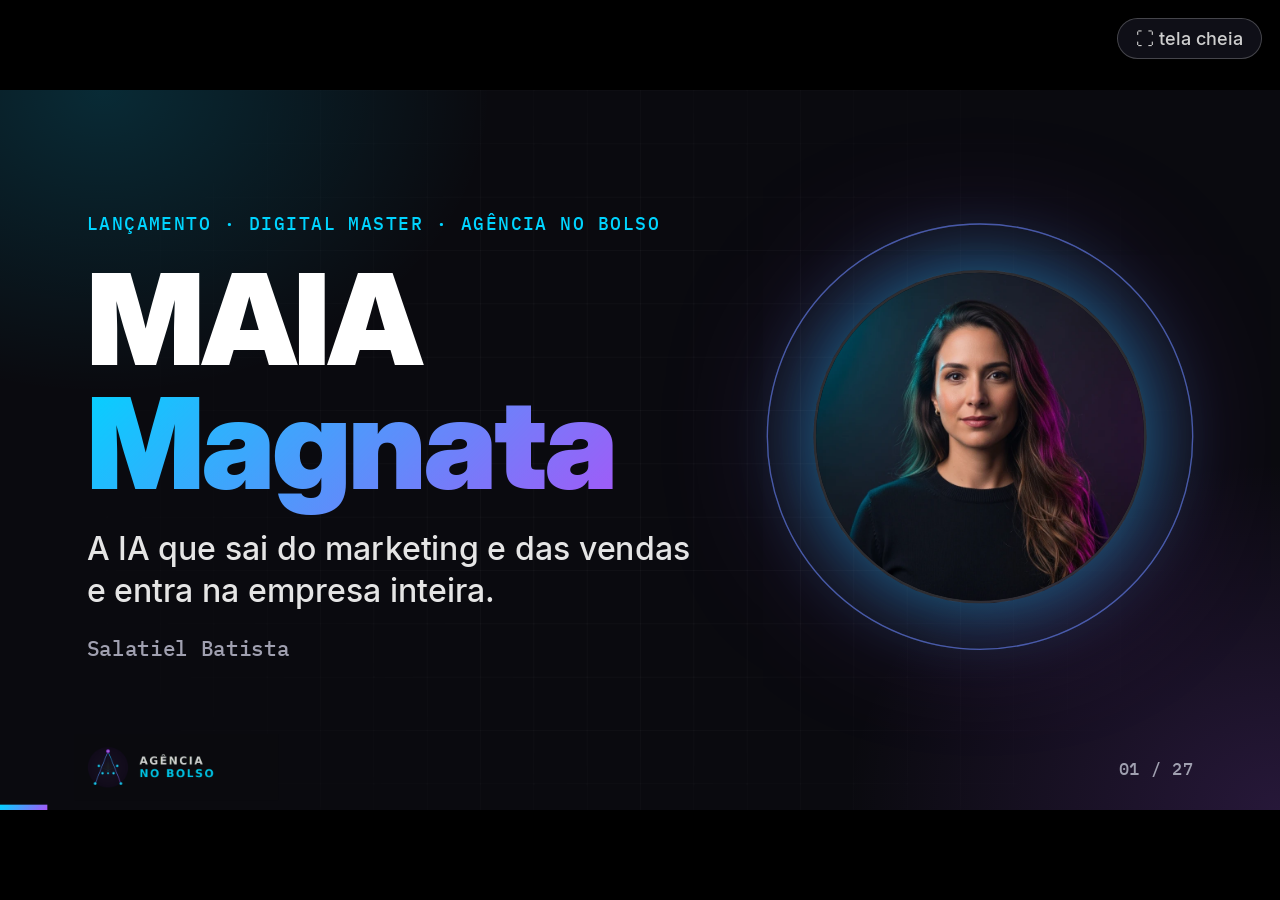
<file: apresentacao-magnata/index.html>
<!DOCTYPE html>
<!--
  APRESENTAÇÃO DE LANÇAMENTO · MAIA MAGNATA
  Funciona offline: basta abrir este arquivo no Chrome (mantenha as pastas img/ e fonts/ ao lado).

  NAVEGAÇÃO
    seta direita / espaço / clique ... avança
    seta esquerda / clique na borda esquerda ... volta
    F ... tela cheia          N ... notas do apresentador
    Home / End ... primeiro / último slide
    Ir direto a um slide: acrescente #/12 ao endereço.

  SLIDE OPCIONAL "CONDIÇÃO DE LANÇAMENTO" (oculto por padrão)
    1. Procure neste arquivo por  id="condicao"
    2. Na mesma linha, apague a palavra  oculto  de  class="slide oculto"
    3. Preencha os textos entre [colchetes] e salve. O slide aparece logo depois dos planos.
    Para esconder de novo, devolva a palavra  oculto.
-->
<html lang="pt-BR">
<head>
<meta name="robots" content="noindex, nofollow">
<meta charset="utf-8">
<meta name="viewport" content="width=device-width, initial-scale=1">
<title>Lançamento MAIA Magnata</title>
<style>
@font-face{font-family:'Inter';font-weight:400;src:url(fonts/Inter-Regular.ttf) format('truetype')}
@font-face{font-family:'Inter';font-weight:500;src:url(fonts/Inter-Medium.ttf) format('truetype')}
@font-face{font-family:'Inter';font-weight:700;src:url(fonts/InterDisplay-Bold.ttf) format('truetype')}
@font-face{font-family:'Inter';font-weight:900;src:url(fonts/InterDisplay-Black.ttf) format('truetype')}
@font-face{font-family:'IBM Plex Mono';font-weight:500;src:url(fonts/IBMPlexMono-Medium.ttf) format('truetype')}
:root{--bg-0:#0A0A0F;--bg-2:#15151F;--bg-3:#1C1C28;--border:rgba(255,255,255,.10);--border-strong:rgba(255,255,255,.18);
--text-0:#fff;--text-1:#E5E5E5;--text-2:#A0A0B0;--cyan:#00D4FF;--purple:#A855F7;--red:#FF5A5A;--orange:#FF8A3D;--gold:#FFC34A;--green:#34D399;
--grad:linear-gradient(135deg,#00D4FF 0%,#A855F7 100%);--mono:'IBM Plex Mono',Consolas,monospace}
*{box-sizing:border-box;margin:0;padding:0}
html,body{height:100%;background:#000;overflow:hidden;font-family:'Inter',Arial,sans-serif;color:var(--text-0);-webkit-font-smoothing:antialiased;cursor:default;user-select:none}
#stage{position:absolute;left:50%;top:50%;width:1920px;height:1080px;transform:translate(-50%,-50%) scale(var(--s,1));background:var(--bg-0);overflow:hidden}
#stage::before{content:"";position:absolute;inset:0;background:radial-gradient(900px 700px at 8% 0%,rgba(0,212,255,.16),transparent 65%),radial-gradient(1000px 800px at 100% 100%,rgba(168,85,247,.18),transparent 65%)}
#stage::after{content:"";position:absolute;inset:0;background-image:linear-gradient(rgba(255,255,255,.028) 1px,transparent 1px),linear-gradient(90deg,rgba(255,255,255,.028) 1px,transparent 1px);background-size:80px 80px;-webkit-mask-image:radial-gradient(circle at 50% 50%,#000 30%,transparent 85%);mask-image:radial-gradient(circle at 50% 50%,#000 30%,transparent 85%)}
.slide{position:absolute;inset:0;z-index:1;padding:80px 130px 120px;display:flex;flex-direction:column;justify-content:center;gap:34px;opacity:0;visibility:hidden;transition:opacity .45s ease,visibility 0s .45s}
.slide.on{opacity:1;visibility:visible;transition:opacity .45s ease}
.slide.oculto{display:none}
.notes{display:none}
.a{opacity:0}
.slide.on .a{animation:up .7s cubic-bezier(.2,.7,.2,1) both;animation-delay:calc(var(--i,0)*130ms + 150ms)}
@keyframes up{from{opacity:0;transform:translateY(36px)}to{opacity:1;transform:none}}
.eyebrow{font-family:var(--mono);font-size:30px;letter-spacing:.14em;text-transform:uppercase;color:var(--cyan)}
h1,h2,h3,h4{font-weight:900;letter-spacing:-.025em;line-height:1.06}
h1.mega{font-size:190px;line-height:.98}
h2{font-size:96px}
h2.big{font-size:118px}
h2.mega2{font-size:112px}
h3{font-size:64px}
.grad{background:var(--grad);-webkit-background-clip:text;background-clip:text;color:transparent;padding-bottom:.08em}
.loss{background:linear-gradient(135deg,#FF5A5A,#FF8A3D);-webkit-background-clip:text;background-clip:text;color:transparent}
.dim2{color:var(--text-2)}
.nw{white-space:nowrap}
.lead,.ask,.w,.card p,.chip-card span,.step span,.foot-line{text-wrap:balance}
.lead{font-size:48px;line-height:1.3;color:var(--text-1);font-weight:500}
.mono{font-family:var(--mono);font-size:32px}
.dim{color:var(--text-2)}
.foot-line{font-size:42px;color:var(--text-2);font-weight:500}
.split{display:flex;align-items:center;gap:80px;width:100%}
.col{flex:1;display:flex;flex-direction:column;gap:34px;min-width:0}
.center{display:flex;flex-direction:column;align-items:center;text-align:center;gap:40px}
.lbl{font-family:var(--mono);font-size:26px;letter-spacing:.14em;text-transform:uppercase;color:var(--cyan)}
/* capa */
.hero{position:relative;width:640px;height:640px;flex:none;display:grid;place-items:center}
.hero img{width:500px;height:500px;border-radius:50%;object-fit:cover;border:4px solid rgba(255,255,255,.14);box-shadow:0 0 120px rgba(0,212,255,.45),0 0 220px rgba(168,85,247,.35)}
.ring{position:absolute;inset:0;border-radius:50%;border:2px solid rgba(0,212,255,.35);animation:ring 4s ease-out infinite}
.ring.r2{animation-delay:2s;border-color:rgba(168,85,247,.4)}
@keyframes ring{from{transform:scale(.78);opacity:.9}to{transform:scale(1.12);opacity:0}}
/* dor */
.chips4{display:grid;grid-template-columns:repeat(4,1fr);gap:28px;margin-top:20px}
.chip-card{background:rgba(255,90,90,.08);border:2px solid rgba(255,90,90,.35);border-radius:24px;padding:50px 36px;display:flex;flex-direction:column;gap:12px}
.chip-card b{font-size:64px;font-weight:900}
.chip-card span{font-size:38px;color:var(--text-2);line-height:1.25}
/* fluxo */
.flow{display:flex;align-items:stretch;gap:18px;margin-top:16px}
.step{flex:1;background:var(--bg-2);border:2px solid var(--border-strong);border-radius:24px;padding:42px 28px;display:flex;flex-direction:column;gap:14px;align-items:flex-start}
.step em{font-style:normal;font-family:var(--mono);font-size:34px;width:84px;height:84px;border-radius:50%;display:grid;place-items:center;border:2px solid var(--cyan);color:var(--cyan)}
.step img{width:84px;height:84px;border-radius:50%;object-fit:cover;border:2px solid var(--cyan)}
.step b{font-size:48px;font-weight:900;line-height:1.1}
.step span{font-size:34px;color:var(--text-2);line-height:1.25}
.step.hl{background:linear-gradient(135deg,rgba(0,212,255,.2),rgba(168,85,247,.2));border-color:var(--cyan)}
.arrow{flex:none;width:44px;align-self:center;height:4px;background:var(--grad);position:relative;border-radius:2px}
.arrow::after{content:"";position:absolute;right:-2px;top:-9px;border-left:18px solid var(--purple);border-top:11px solid transparent;border-bottom:11px solid transparent}
/* time de 7 */
.team7{display:grid;grid-template-columns:repeat(7,1fr);gap:22px;margin-top:10px}
.mem{background:var(--bg-2);border:2px solid var(--border);border-radius:22px;padding:22px 12px 26px;display:flex;flex-direction:column;align-items:center;text-align:center;gap:12px}
.mem img{width:188px;height:188px;border-radius:50%;object-fit:cover;border:3px solid rgba(0,212,255,.5)}
.mem b{font-size:44px;font-weight:900}
.mem span{font-family:var(--mono);font-size:25px;color:var(--text-2);line-height:1.3}
/* escada */
.stairs{display:grid;grid-template-columns:repeat(4,1fr);gap:24px;align-items:end;height:520px;margin-top:10px}
.st{position:relative;background:var(--bg-2);border:2px solid var(--border-strong);border-radius:24px 24px 0 0;padding:32px;display:flex;flex-direction:column;gap:10px;justify-content:flex-start}
.st b{font-size:60px;font-weight:900}
.st span{font-size:36px;color:var(--text-2);font-weight:500}
.s1{height:200px}.s2{height:290px}.s3{height:380px}
.s4{height:500px;background:linear-gradient(160deg,rgba(0,212,255,.28),rgba(168,85,247,.3));border-color:var(--cyan);box-shadow:0 0 80px rgba(0,212,255,.3)}
.s4 span{color:#fff}
u{text-decoration:none;font-family:var(--mono);font-size:26px;letter-spacing:.14em;text-transform:uppercase;background:var(--grad);color:#0A0A0F;padding:6px 18px;border-radius:99px;align-self:flex-start;font-weight:500}
/* virada */
.tags{display:flex;flex-wrap:wrap;gap:18px}
.tags span{font-family:var(--mono);font-size:34px;padding:14px 30px;border-radius:99px;border:2px solid rgba(0,212,255,.5);background:rgba(0,212,255,.1);color:#fff}
/* agente */
.agent{display:flex;align-items:center;gap:90px}
.portrait{position:relative;flex:none;width:620px;height:620px;border-radius:44px;padding:5px;background:var(--grad);box-shadow:0 0 110px rgba(0,212,255,.3),0 0 180px rgba(168,85,247,.25)}
.portrait img{width:100%;height:100%;object-fit:cover;border-radius:40px;display:block}
.badge{position:absolute;left:28px;top:28px;font-family:var(--mono);font-size:26px;letter-spacing:.12em;text-transform:uppercase;background:rgba(10,10,15,.85);border:2px solid var(--cyan);color:var(--cyan);padding:8px 20px;border-radius:99px}
.agent .col{gap:22px}
h2.name{font-size:140px;line-height:1}
.asks{display:flex;flex-direction:column;gap:14px;margin-top:8px}
.ask{font-size:36px;line-height:1.25;color:#fff;background:var(--bg-2);border:2px solid var(--border-strong);border-left:6px solid var(--cyan);border-radius:16px;padding:18px 26px;font-weight:500}
.obs{font-family:var(--mono);font-size:28px;color:var(--gold);line-height:1.35}
/* ERP */
.mods{flex:.85;display:grid;grid-template-columns:1fr 1fr;gap:22px}
.mod{font-size:44px;font-weight:900;background:var(--bg-2);border:2px solid var(--border-strong);border-radius:24px;padding:50px 30px;position:relative;overflow:hidden}
.mod::before{content:"";position:absolute;left:0;top:0;bottom:0;width:8px;background:var(--grad)}
.rule{border:2px solid var(--gold);background:rgba(255,195,74,.09);border-radius:24px;padding:28px 34px;display:flex;flex-direction:column;gap:10px}
.rule b{font-size:52px;font-weight:900;color:var(--gold)}
.rule span{font-size:34px;color:var(--text-1);line-height:1.3}
/* vários negócios */
.multi{position:relative;flex:none;width:720px;height:700px}
.mcore{position:absolute;left:50%;top:50%;width:280px;height:280px;margin:-140px 0 0 -140px}
.mcore img{width:100%;height:100%;border-radius:50%;object-fit:cover;border:4px solid var(--cyan);box-shadow:0 0 110px rgba(0,212,255,.5)}
.biz{position:absolute;font-size:44px;font-weight:900;background:var(--bg-2);border:2px solid var(--purple);border-radius:22px;padding:28px 40px;box-shadow:0 0 50px rgba(168,85,247,.25);white-space:nowrap}
.biz:nth-child(1){left:50%;top:0;margin-left:-135px}
.biz:nth-child(2){left:0;bottom:30px}
.biz:nth-child(3){right:0;bottom:30px}
/* órbita */
.orbit{position:relative;flex:none}
.orbit svg{position:absolute;inset:0;width:100%;height:100%}
.ray{stroke:rgba(255,255,255,.12);stroke-width:2}
.pulse{stroke:var(--cyan);stroke-width:5;stroke-linecap:round;stroke-dasharray:46 700;stroke-dashoffset:46;opacity:0}
.slide.on .pulse{animation:pulse 3.9s linear infinite;animation-delay:calc(var(--pd) + 1.4s)}
@keyframes pulse{0%{stroke-dashoffset:46;opacity:1}40%{stroke-dashoffset:-310;opacity:1}46%,100%{stroke-dashoffset:-310;opacity:0}}
.core{position:absolute;left:50%;top:50%;transform:translate(-50%,-50%);border-radius:50%;padding:5px;background:var(--grad);box-shadow:0 0 110px rgba(0,212,255,.55);animation:glow 3s ease-in-out infinite}
.core img{width:100%;height:100%;border-radius:50%;object-fit:cover;display:block}
@keyframes glow{50%{box-shadow:0 0 160px rgba(168,85,247,.7)}}
.node{position:absolute;transform:translate(-50%,-50%);display:flex;flex-direction:column;align-items:center;gap:2px;opacity:0}
.slide.on .node{animation:pop .5s cubic-bezier(.2,.9,.3,1.3) both;animation-delay:calc(var(--i)*90ms + 500ms)}
@keyframes pop{from{opacity:0;transform:translate(-50%,-50%) scale(.4)}to{opacity:1;transform:translate(-50%,-50%) scale(1)}}
.node img{border-radius:50%;object-fit:cover;border:3px solid rgba(0,212,255,.6);background:var(--bg-2);display:block}
.node span{font-family:var(--mono);font-size:22px;color:#fff;background:rgba(10,10,15,.8);padding:1px 10px;border-radius:99px}
/* demo */
.s-demo{gap:28px}
.demo-head{display:flex;align-items:center;gap:30px}
.demo-head img{width:150px;height:150px;border-radius:50%;object-fit:cover;border:4px solid var(--cyan)}
.demo-head>div{flex:1;display:flex;flex-direction:column;gap:10px}
.live{color:var(--red);display:flex;align-items:center;gap:16px}
.live i{width:22px;height:22px;border-radius:50%;background:var(--red);animation:blink 1.2s infinite}
@keyframes blink{50%{opacity:.25}}
.fict{font-family:var(--mono);font-size:26px;letter-spacing:.1em;text-transform:uppercase;color:var(--gold);border:2px solid var(--gold);padding:10px 24px;border-radius:99px}
.prompt{background:#0d0d15;border:2px solid var(--cyan);border-radius:26px;padding:32px 44px;display:flex;flex-direction:column;gap:14px;box-shadow:0 0 70px rgba(0,212,255,.18)}
.prompt p{font-family:var(--mono);font-size:44px;line-height:1.36;color:#fff;user-select:text;cursor:text}
.watch{display:grid;grid-template-columns:repeat(3,1fr);gap:22px}
.watch>.lbl{grid-column:1/-1}
.w{background:var(--bg-2);border:2px solid var(--border-strong);border-radius:20px;padding:24px 26px;font-size:34px;font-weight:500;line-height:1.25;display:flex;gap:18px;align-items:center}
.w em{font-style:normal;flex:none;font-family:var(--mono);width:56px;height:56px;border-radius:50%;background:var(--grad);color:#0A0A0F;display:grid;place-items:center;font-size:28px}
/* cards */
.two{display:grid;grid-template-columns:1fr 1fr;gap:32px}
.three{display:grid;grid-template-columns:repeat(3,1fr);gap:28px}
.card{background:var(--bg-2);border:2px solid var(--border-strong);border-radius:28px;padding:44px;display:flex;flex-direction:column;gap:18px}
.card.hl{background:linear-gradient(150deg,rgba(0,212,255,.2),rgba(168,85,247,.22));border-color:var(--cyan)}
.card b{font-size:60px;font-weight:900;line-height:1.05}
.card p{font-size:40px;color:var(--text-1);line-height:1.3}
.card .num{font-size:120px;font-weight:900;line-height:1.1;background:var(--grad);-webkit-background-clip:text;background-clip:text;color:transparent}
.three .card b{font-size:46px;color:var(--text-1)}
/* planos */
.s-plans{gap:26px}
.plans{display:grid;grid-template-columns:1fr 1fr 1fr 1.18fr;gap:22px;align-items:stretch}
.plan{position:relative;background:var(--bg-2);border:2px solid var(--border-strong);border-radius:28px;padding:36px 30px;display:flex;flex-direction:column;gap:12px}
.plan h4{font-size:50px}
.price{font-size:70px;font-weight:900;letter-spacing:-.03em;line-height:1.05;margin-top:8px;white-space:nowrap}
.mes{font-family:var(--mono);font-size:28px;color:var(--cyan);line-height:1.35;min-height:118px}
.plan ul{list-style:none;display:flex;flex-direction:column;gap:12px;border-top:2px solid var(--border);padding-top:20px}
.plan li{font-size:32px;line-height:1.22;color:var(--text-1);padding-left:34px;position:relative}
.plan li::before{content:"";position:absolute;left:0;top:12px;width:16px;height:16px;border-radius:50%;background:var(--grad)}
.plan.top{background:linear-gradient(160deg,rgba(0,212,255,.24),rgba(168,85,247,.28));border-color:var(--cyan);box-shadow:0 0 90px rgba(0,212,255,.3)}
.plan.top u{position:absolute;right:26px;top:36px}
.plan.top li{color:#fff;font-weight:500}
.s-aud{gap:28px}
.aud{display:grid;grid-template-columns:repeat(3,1fr);gap:26px}
.aud .card{padding:36px 34px;gap:16px}
.aud .card b{font-size:46px;line-height:1.1}
.aud .card p{font-size:33px;line-height:1.3}
.agenda{display:flex;justify-content:space-between;gap:14px;background:var(--bg-2);border:2px solid var(--border-strong);border-radius:22px;padding:22px 28px}
.agenda span{display:flex;align-items:center;gap:10px;font-size:25px;font-weight:500;color:var(--text-1);white-space:nowrap}
.agenda em{font-style:normal;flex:none;font-family:var(--mono);font-size:22px;width:40px;height:40px;border-radius:50%;background:var(--grad);color:#0A0A0F;display:grid;place-items:center}
.rules4{display:grid;grid-template-columns:1fr 1fr;gap:26px;margin-top:8px}
.r4{background:var(--bg-2);border:2px solid var(--border-strong);border-radius:26px;padding:38px 40px;display:flex;align-items:center;gap:32px}
.r4 em{font-style:normal;flex:none;font-family:var(--mono);font-size:44px;width:96px;height:96px;border-radius:50%;background:var(--grad);color:#0A0A0F;display:grid;place-items:center}
.r4 div{display:flex;flex-direction:column;gap:10px;min-width:0}
.r4 b{font-size:50px;font-weight:900;line-height:1.08;letter-spacing:-.02em}
.r4 p{font-size:36px;line-height:1.28;color:var(--text-1);text-wrap:balance}
/* QR */
.qrcol{flex:none;display:flex;flex-direction:column;align-items:center;gap:26px}
.again{font-size:36px;line-height:1.32;color:var(--text-1);border-left:6px solid var(--gold);padding-left:26px;text-wrap:balance}
.qrbox{flex:none;width:640px;height:640px;background:#fff;border-radius:36px;padding:14px;box-shadow:0 0 120px rgba(0,212,255,.4),0 0 200px rgba(168,85,247,.3)}
.qr{width:100%;height:100%;display:block}
.url{font-family:var(--mono);font-size:44px;white-space:nowrap;color:var(--cyan)}
.sym{width:200px;height:200px}
/* moldura */
#logo{position:absolute;left:112px;bottom:14px;height:100px;z-index:5;opacity:.9}
#num{position:absolute;right:130px;bottom:46px;z-index:5;font-family:var(--mono);font-size:26px;color:var(--text-2)}
#bar{position:absolute;left:0;bottom:0;height:8px;width:0;background:var(--grad);z-index:6;transition:width .4s ease}
#np{position:absolute;left:60px;right:60px;bottom:60px;z-index:20;background:rgba(8,8,14,.96);border:2px solid var(--gold);border-radius:24px;padding:30px 40px;display:none;box-shadow:0 20px 80px #000}
#np.show{display:block}
#np h5{font-family:var(--mono);font-size:24px;letter-spacing:.14em;text-transform:uppercase;color:var(--gold);margin-bottom:12px;font-weight:500}
#np p{font-size:36px;line-height:1.36;color:#fff}
#fsb{position:fixed;right:18px;top:18px;z-index:50;font:500 18px 'Inter','Segoe UI Symbol',Arial,sans-serif;color:#E5E5E5;background:rgba(21,21,31,.85);border:1px solid rgba(255,255,255,.25);border-radius:99px;padding:9px 18px;cursor:pointer;opacity:0;pointer-events:none;transition:opacity .3s}
#fsb.show{opacity:.9;pointer-events:auto}
#fsb:hover{opacity:1;border-color:#00D4FF}
</style>
</head>
<body>
<div id="stage">
<section class="slide " >
<div class="split">
<div class="col">
<p class="eyebrow a" style="--i:0;font-size:27px;letter-spacing:.1em;white-space:nowrap">Lançamento · Digital Master · Agência no Bolso</p>
<h1 class="a mega" style="--i:1">MAIA<br><span class="grad">Magnata</span></h1>
<p class="lead a" style="--i:2">A IA que sai do marketing e das vendas<br>e entra na empresa inteira.</p>
<p class="mono dim a" style="--i:3">Salatiel Batista</p>
</div>
<div class="hero a" style="--i:2"><div class="ring r1"></div><div class="ring r2"></div><img src="img/maia.webp" alt="MAIA"></div>
</div>
<aside class="notes">Abra com energia. Dê as boas-vindas aos três públicos: quem já é cliente, quem viu a apresentação da Enterprise e quem está chegando agora. Avise: hoje não tem repeteco, o foco é o que é novo. Desde 2016 no mercado, mais de 100 empresários atendidos.</aside>
</section>

<section class="slide " >
<p class="eyebrow a" style="--i:0">Combinados</p>
<h2 class="a" style="--i:1">Antes de <span class="grad">começar</span></h2>
<div class="rules4">
<div class="r4 a" style="--i:2"><em>1</em><div><b>Foco total</b><p>Silencie o celular e feche as outras abas.</p></div></div>
<div class="r4 a" style="--i:3"><em>2</em><div><b>Ambiente tranquilo</b><p>Procure um lugar sem interrupções.</p></div></div>
<div class="r4 a" style="--i:4"><em>3</em><div><b>Câmera aberta, se puder</b><p>A gente interage melhor se vendo.</p></div></div>
<div class="r4 a" style="--i:5"><em>4</em><div><b>Anote as suas dúvidas</b><p>Respondo todas no final.</p></div></div>
</div>
<aside class="notes">Tom acolhedor, sem bronca. Dê 30 segundos para as pessoas se ajeitarem: silenciar o celular, fechar as outras abas, achar um lugar tranquilo e abrir a câmera, se puderem. Lembre que as dúvidas ficam para o final, para não quebrar as demonstrações ao vivo: peça para anotarem, você responde todas.</aside>
</section>

<section class="slide s-aud" >
<p class="eyebrow a" style="--i:0">Alinhamento</p>
<h2 class="a" style="--i:1">O que você vai ver <span class="grad">hoje</span></h2>
<div class="aud">
<div class="card a" style="--i:2"><span class="lbl">01 · Cliente</span><b>Você já é cliente MAIA</b><p>O que entra de novo para você e como fica a sua migração.</p></div>
<div class="card a" style="--i:3"><span class="lbl">02 · Enterprise</span><b>Você já viu a MAIA Enterprise</b><p>O que mudou desde então: 7 agentes novos, ERP e 4 planos. Sem repetir o que você já viu.</p></div>
<div class="card a" style="--i:4"><span class="lbl">03 · Primeira vez</span><b>É a sua primeira vez</b><p>Em 3 minutos você entende o que é a MAIA. Depois, vê tudo funcionando ao vivo.</p></div>
</div>
<div class="agenda a" style="--i:5"><span><em>1</em>O que é a MAIA</span><span><em>2</em>As novidades da Magnata</span><span><em>3</em>Demonstrações ao vivo</span><span><em>4</em>Para quem já é cliente</span><span><em>5</em>Próximo passo</span></div>
<aside class="notes">Alinhe a sala antes de começar. Peça para levantar a mão, ou comentar no chat, quem é de cada grupo: quem já é cliente MAIA, quem já viu a apresentação da Enterprise e quem está aqui pela primeira vez. Prometa: ninguém vai ver conteúdo repetido. Passe pela agenda em uma frase: o que é a MAIA, as novidades da Magnata, demonstrações ao vivo, a parte de quem já é cliente e o próximo passo.</aside>
</section>

<section class="slide " >
<p class="eyebrow a" style="--i:0">O problema</p>
<h2 class="a big" style="--i:1">Tudo passa por você.<br><span class="loss">Você é o gargalo.</span></h2>
<div class="chips4">
<div class="chip-card a" style="--i:2"><b>Jurídico</b><span>o contrato espera você ler</span></div>
<div class="chip-card a" style="--i:3"><b>Fiscal</b><span>o imposto espera você decidir</span></div>
<div class="chip-card a" style="--i:4"><b>Financeiro</b><span>o caixa espera você conferir</span></div>
<div class="chip-card a" style="--i:5"><b>RH</b><span>a vaga espera você escrever</span></div>
</div>
<aside class="notes">Pergunte para a sala: quantas decisões desta semana ficaram paradas esperando você? Contrato, imposto, caixa, contratação. O empresário vira o funil por onde tudo tem que passar. Não prometa milagre: a proposta é tirar o operacional da sua mesa, a decisão continua sua.</aside>
</section>

<section class="slide " >
<p class="eyebrow a" style="--i:0">Para quem chegou agora</p>
<h2 class="a" style="--i:1">A MAIA não é um chatbot.<br>É uma <span class="grad">IA orquestradora</span>.</h2>
<div class="flow">
<div class="step a" style="--i:2"><em>1</em><b>Você pede</b><span>no WhatsApp ou no Telegram</span></div>
<i class="arrow a" style="--i:3"></i>
<div class="step hl a" style="--i:3"><img src="img/maia.webp" alt="MAIA"><b>A MAIA delega</b><span>ao especialista certo</span></div>
<i class="arrow a" style="--i:4"></i>
<div class="step a" style="--i:4"><em>3</em><b>O agente executa</b><span>cada um na sua área</span></div>
<i class="arrow a" style="--i:5"></i>
<div class="step a" style="--i:5"><em>4</em><b>Você aprova</b><span>a palavra final é sua</span></div>
</div>
<p class="foot-line a" style="--i:6">Roda dentro do seu negócio, em VPS própria.</p>
<aside class="notes">Slide para os convidados novos. Seja rápido, no máximo 2 minutos. A MAIA roda em uma VPS própria do cliente e conversa pelo WhatsApp ou Telegram. Você pede, ela delega ao especialista certo e você aprova. Quem já conhece: peça paciência, a novidade começa em dois slides.</aside>
</section>

<section class="slide " >
<p class="eyebrow a" style="--i:0">De onde viemos</p><h2 class="a" style="--i:1">O time de <span class="grad">7 especialistas</span></h2><div class="team7"><div class="mem a" style="--i:2"><img src="img/lis.webp" alt="Lis"><b>Lis</b><span>SDR<br>Atendimento</span></div><div class="mem a" style="--i:3"><img src="img/theo.webp" alt="Théo"><b>Théo</b><span>Copy<br>Conteúdo<br>Persona</span></div><div class="mem a" style="--i:4"><img src="img/leo.webp" alt="Léo"><b>Léo</b><span>Dev<br>Deploy<br>Infra</span></div><div class="mem a" style="--i:5"><img src="img/nina.webp" alt="Nina"><b>Nina</b><span>Operações<br>Coordenação</span></div><div class="mem a" style="--i:6"><img src="img/eva.webp" alt="Eva"><b>Eva</b><span>CRM<br>Pós-venda</span></div><div class="mem a" style="--i:7"><img src="img/ravi.webp" alt="Ravi"><b>Ravi</b><span>Tráfego pago<br>Mídia</span></div><div class="mem a" style="--i:8"><img src="img/caio.webp" alt="Caio"><b>Caio</b><span>Projetos<br>Roadmap</span></div></div><p class="foot-line a" style="--i:9">Marketing, vendas e operação comercial. Até hoje.</p>
<aside class="notes">Passe rápido, um nome por respiração: Lis atende e qualifica, Théo escreve copy e conteúdo, Léo é o dev, Nina coordena as operações, Eva cuida de CRM e pós-venda, Ravi roda o tráfego pago, Caio toca projetos e roadmap. Quem já é cliente conhece todos. Gancho: esse time resolve marketing e vendas. E o resto da empresa?</aside>
</section>

<section class="slide " >
<p class="eyebrow a" style="--i:0">O que mudou</p>
<h2 class="a" style="--i:1">De 3 para <span class="grad">4 planos</span></h2>
<div class="stairs">
<div class="st s1 a" style="--i:2"><b>Start</b><span>Lis</span></div>
<div class="st s2 a" style="--i:3"><b>Pro</b><span>3 agentes</span></div>
<div class="st s3 a" style="--i:4"><b>Enterprise</b><span>7 agentes</span></div>
<div class="st s4 a" style="--i:5"><u>Novo</u><b>Magnata</b><span>14 agentes + ERP</span></div>
</div>
<aside class="notes">Mostre a escada: Start, Pro, Enterprise e, agora, Magnata no topo. Cada degrau soma o anterior. A Magnata é o plano novo e é sobre ela que vamos falar o resto do tempo. Os preços vêm no final.</aside>
</section>

<section class="slide " >
<p class="eyebrow a" style="--i:0">A virada</p>
<h2 class="a big" style="--i:1"><span class="dim2">De marketing e vendas</span><br>para a <span class="grad">empresa inteira</span>.</h2>
<div class="tags a" style="--i:3"><span>Conteúdo</span><span>Jurídico</span><span>Tributário</span><span>Engenharia</span><span>RH</span><span>Financeiro</span><span>Prospecção B2B</span></div>
<p class="lead a" style="--i:4">7 agentes novos. Um ERP próprio. Vários negócios numa MAIA só.</p>
<aside class="notes">Esta é a frase do lançamento. Pause depois de dizer. Até ontem a MAIA cuidava de marketing e vendas. A partir de hoje ela entra no jurídico, no fiscal, no financeiro, no RH. Anuncie: vou apresentar os 7 novos, um por um.</aside>
</section>

<section class="slide " >
<div class="agent">
<div class="portrait a" style="--i:0"><img src="img/bia.webp" alt="Bia"><span class="badge">Novo 1/7</span></div>
<div class="col">
<p class="eyebrow a" style="--i:1">Conteúdo</p>
<h2 class="a name" style="--i:2">Bia</h2>
<p class="lead a" style="--i:3">Estratégia de conteúdo e roteiros</p>
<div class="asks"><p class="ask a" style="--i:4">“Monta a linha editorial do mês para o meu Instagram.”</p><p class="ask a" style="--i:5">“Roteiriza uma série de Reels sobre o meu serviço principal.”</p><p class="ask a" style="--i:6">“Transforma esta live em carrosséis.”</p></div>

</div></div>
<aside class="notes">Bia pensa a estratégia de conteúdo e entrega os roteiros. Leia um dos pedidos em voz alta para a sala sentir como é simples pedir.</aside>
</section>

<section class="slide " >
<div class="agent">
<div class="portrait a" style="--i:0"><img src="img/aline.webp" alt="Aline"><span class="badge">Novo 2/7</span></div>
<div class="col">
<p class="eyebrow a" style="--i:1">Jurídico</p>
<h2 class="a name" style="--i:2">Aline</h2>
<p class="lead a" style="--i:3">Contratos, LGPD e registro de marca</p>
<div class="asks"><p class="ask a" style="--i:4">“Revisa este contrato e aponta os riscos para mim.”</p><p class="ask a" style="--i:5">“Minha política de privacidade atende à LGPD?”</p><p class="ask a" style="--i:6">“Quais os passos para registrar a minha marca?”</p></div>
<p class="obs a" style="--i:7">Lê o contrato pela ótica da outra parte.<br>Apoio técnico: não substitui advogado.</p>
</div></div>
<aside class="notes">Aline revisa contratos, cuida de LGPD e orienta o registro de marca. O diferencial: ela lê pela ótica da outra parte e mostra onde você está exposto. Diga com todas as letras: é apoio técnico, não substitui advogado.</aside>
</section>

<section class="slide " >
<div class="agent">
<div class="portrait a" style="--i:0"><img src="img/maria.webp" alt="Maria"><span class="badge">Novo 3/7</span></div>
<div class="col">
<p class="eyebrow a" style="--i:1">Tributário</p>
<h2 class="a name" style="--i:2">Maria</h2>
<p class="lead a" style="--i:3">Regimes, alíquota efetiva, Fator R, notas e prazos</p>
<div class="asks"><p class="ask a" style="--i:4">“Vale sair do MEI para o Simples agora?”</p><p class="ask a" style="--i:5">“Calcula minha alíquota efetiva e o Fator R.”</p><p class="ask a" style="--i:6">“Quais obrigações vencem este mês?”</p></div>
<p class="obs a" style="--i:7">MEI · Simples · Lucro Presumido</p>
</div></div>
<aside class="notes">Maria compara regimes (MEI, Simples, Presumido), calcula alíquota efetiva e Fator R, acompanha notas e prazos. Ela prepara a conta, a decisão continua sendo sua.</aside>
</section>

<section class="slide " >
<div class="agent">
<div class="portrait a" style="--i:0"><img src="img/boris.webp" alt="Boris"><span class="badge">Novo 4/7</span></div>
<div class="col">
<p class="eyebrow a" style="--i:1">Engenharia</p>
<h2 class="a name" style="--i:2">Boris</h2>
<p class="lead a" style="--i:3">Sites, sistemas, automações e integrações</p>
<div class="asks"><p class="ask a" style="--i:4">“Cria um sistema de agendamento para o meu negócio.”</p><p class="ask a" style="--i:5">“Integra o formulário do site com o meu CRM.”</p><p class="ask a" style="--i:6">“Automatiza o envio do relatório semanal.”</p></div>
<p class="obs a" style="--i:7">Entrega com testes.</p>
</div></div>
<aside class="notes">Boris é a engenharia: sites, sistemas, automações e integrações, sempre com testes. Destaque a palavra testes: ele prova que funciona antes de entregar.</aside>
</section>

<section class="slide " >
<div class="agent">
<div class="portrait a" style="--i:0"><img src="img/geane.webp" alt="Geane"><span class="badge">Novo 5/7</span></div>
<div class="col">
<p class="eyebrow a" style="--i:1">RH</p>
<h2 class="a name" style="--i:2">Geane</h2>
<p class="lead a" style="--i:3">Vagas, admissão, custo CLT, folha e férias</p>
<div class="asks"><p class="ask a" style="--i:4">“Abre uma vaga de vendedor com a descrição completa.”</p><p class="ask a" style="--i:5">“Quanto custa de verdade contratar um CLT?”</p><p class="ask a" style="--i:6">“Monta o checklist de admissão e a escala de férias.”</p></div>

</div></div>
<aside class="notes">Geane cuida de gente: abre vaga, organiza admissão, calcula o custo CLT, prepara folha e férias. Ela prepara, quem fecha a folha é uma pessoa.</aside>
</section>

<section class="slide " >
<div class="agent">
<div class="portrait a" style="--i:0"><img src="img/marcia.webp" alt="Márcia"><span class="badge">Novo 6/7</span></div>
<div class="col">
<p class="eyebrow a" style="--i:1">Financeiro</p>
<h2 class="a name" style="--i:2">Márcia</h2>
<p class="lead a" style="--i:3">Contas a pagar e receber, fluxo de caixa, DRE e conciliação</p>
<div class="asks"><p class="ask a" style="--i:4">“O que vence esta semana em contas a pagar?”</p><p class="ask a" style="--i:5">“Projeta o meu fluxo de caixa.”</p><p class="ask a" style="--i:6">“Fecha a DRE do mês e concilia o extrato.”</p></div>
<p class="obs a" style="--i:7">Trabalha direto no ERP.</p>
</div></div>
<aside class="notes">Márcia é o financeiro: contas a pagar e receber, fluxo de caixa, DRE e conciliação, direto no ERP. Reforce: ela não paga conta sozinha, prepara e você aprova.</aside>
</section>

<section class="slide " >
<div class="agent">
<div class="portrait a" style="--i:0"><img src="img/ruth.webp" alt="Ruth"><span class="badge">Novo 7/7</span></div>
<div class="col">
<p class="eyebrow a" style="--i:1">Prospecção B2B</p>
<h2 class="a name" style="--i:2">Ruth</h2>
<p class="lead a" style="--i:3">Leads pré-qualificados e primeiro contato</p>
<div class="asks"><p class="ask a" style="--i:4">“Encontra empresas com o perfil do meu cliente ideal.”</p><p class="ask a" style="--i:5">“Pré-qualifica esta lista de leads.”</p><p class="ask a" style="--i:6">“Escreve o primeiro contato para cada uma.”</p></div>

</div></div>
<aside class="notes">Ruth faz prospecção B2B: levanta leads pré-qualificados e prepara o primeiro contato. A Lis atende quem chega, a Ruth vai buscar.</aside>
</section>

<section class="slide " >
<div class="split">
<div class="col" style="flex:1.2">
<p class="eyebrow a" style="--i:0">Novidade · Magnata</p>
<h2 class="a" style="--i:1">ERP <span class="grad">MAIA Gestão</span></h2>
<p class="lead a" style="--i:2;font-size:44px;text-wrap:wrap">Um ERP próprio, integrado aos agentes.<br>Já roda na operação da Digital Master.</p>
<div class="rule a" style="--i:9"><b>A IA prepara. Você aprova.</b><span>Não paga conta, não emite nota e não fecha folha sozinha.</span></div>
</div>
<div class="mods">
<div class="mod a" style="--i:3">Financeiro</div><div class="mod a" style="--i:4">Contas</div>
<div class="mod a" style="--i:5">DRE</div><div class="mod a" style="--i:6">Orçamento</div>
<div class="mod a" style="--i:7">Fiscal</div><div class="mod a" style="--i:8">RH</div>
</div></div>
<aside class="notes">O ERP MAIA Gestão é nosso, não é integração com sistema de terceiro. Financeiro, contas, DRE, orçamento, fiscal e RH. Prova: ele já roda na operação da própria Digital Master. Regra de ouro, diga devagar: a IA prepara e a pessoa aprova. Ela não paga conta, não emite nota e não fecha folha sozinha.</aside>
</section>

<section class="slide " >
<div class="split">
<div class="col">
<p class="eyebrow a" style="--i:0">Exclusivo Magnata</p>
<h2 class="a" style="--i:1;white-space:nowrap">Vários negócios.<br><span class="grad">Uma MAIA só.</span></h2>
<p class="lead a" style="--i:2;font-size:44px;text-wrap:wrap">Tem mais de uma empresa?<br>Você comanda todas no mesmo lugar.</p>
</div>
<div class="multi">
<div class="biz a" style="--i:3">Negócio 1</div>
<div class="biz a" style="--i:4">Negócio 2</div>
<div class="biz a" style="--i:5">Negócio 3</div>
<div class="mcore a" style="--i:2"><img src="img/maia.webp" alt="MAIA"></div>
</div></div>
<aside class="notes">Para o empresário que tem mais de um negócio: na Magnata, uma única MAIA atende vários. É exclusivo da Magnata.</aside>
</section>

<section class="slide " >
<div class="split"><div class="col" style="flex:.8"><p class="eyebrow a" style="--i:0">Por dentro</p><h2 class="a" style="--i:1;font-size:80px;white-space:nowrap">A MAIA<br><span class="grad">nunca executa</span>.<br>Só delega.</h2><p class="lead a" style="--i:2">Por isso ela está sempre disponível para responder você.</p><p class="mono dim a" style="--i:3">1 orquestra. 14 executam.</p></div><div class="orbit" style="width:860px;height:860px"><svg viewBox="0 0 860 860"><line class="ray" x1="430" y1="430" x2="430.0" y2="85.0"/><line class="pulse" style="--pd:0.00s" x1="430" y1="430" x2="430.0" y2="85.0"/><line class="ray" x1="430" y1="430" x2="579.7" y2="119.2"/><line class="pulse" style="--pd:0.28s" x1="430" y1="430" x2="579.7" y2="119.2"/><line class="ray" x1="430" y1="430" x2="699.7" y2="214.9"/><line class="pulse" style="--pd:0.56s" x1="430" y1="430" x2="699.7" y2="214.9"/><line class="ray" x1="430" y1="430" x2="766.4" y2="353.2"/><line class="pulse" style="--pd:0.84s" x1="430" y1="430" x2="766.4" y2="353.2"/><line class="ray" x1="430" y1="430" x2="766.4" y2="506.8"/><line class="pulse" style="--pd:1.12s" x1="430" y1="430" x2="766.4" y2="506.8"/><line class="ray" x1="430" y1="430" x2="699.7" y2="645.1"/><line class="pulse" style="--pd:1.40s" x1="430" y1="430" x2="699.7" y2="645.1"/><line class="ray" x1="430" y1="430" x2="579.7" y2="740.8"/><line class="pulse" style="--pd:1.68s" x1="430" y1="430" x2="579.7" y2="740.8"/><line class="ray" x1="430" y1="430" x2="430.0" y2="775.0"/><line class="pulse" style="--pd:1.96s" x1="430" y1="430" x2="430.0" y2="775.0"/><line class="ray" x1="430" y1="430" x2="280.3" y2="740.8"/><line class="pulse" style="--pd:2.24s" x1="430" y1="430" x2="280.3" y2="740.8"/><line class="ray" x1="430" y1="430" x2="160.3" y2="645.1"/><line class="pulse" style="--pd:2.52s" x1="430" y1="430" x2="160.3" y2="645.1"/><line class="ray" x1="430" y1="430" x2="93.6" y2="506.8"/><line class="pulse" style="--pd:2.80s" x1="430" y1="430" x2="93.6" y2="506.8"/><line class="ray" x1="430" y1="430" x2="93.6" y2="353.2"/><line class="pulse" style="--pd:3.08s" x1="430" y1="430" x2="93.6" y2="353.2"/><line class="ray" x1="430" y1="430" x2="160.3" y2="214.9"/><line class="pulse" style="--pd:3.36s" x1="430" y1="430" x2="160.3" y2="214.9"/><line class="ray" x1="430" y1="430" x2="280.3" y2="119.2"/><line class="pulse" style="--pd:3.64s" x1="430" y1="430" x2="280.3" y2="119.2"/></svg><div class="core" style="width:220px;height:220px"><img src="img/maia.webp" alt="MAIA"></div><div class="node" style="left:430.0px;top:85.0px;--i:0"><img src="img/lis.webp" alt="Lis" style="width:100px;height:100px"><span>Lis</span></div><div class="node" style="left:579.7px;top:119.2px;--i:1"><img src="img/theo.webp" alt="Théo" style="width:100px;height:100px"><span>Théo</span></div><div class="node" style="left:699.7px;top:214.9px;--i:2"><img src="img/leo.webp" alt="Léo" style="width:100px;height:100px"><span>Léo</span></div><div class="node" style="left:766.4px;top:353.2px;--i:3"><img src="img/nina.webp" alt="Nina" style="width:100px;height:100px"><span>Nina</span></div><div class="node" style="left:766.4px;top:506.8px;--i:4"><img src="img/bia.webp" alt="Bia" style="width:100px;height:100px"><span>Bia</span></div><div class="node" style="left:699.7px;top:645.1px;--i:5"><img src="img/aline.webp" alt="Aline" style="width:100px;height:100px"><span>Aline</span></div><div class="node" style="left:579.7px;top:740.8px;--i:6"><img src="img/maria.webp" alt="Maria" style="width:100px;height:100px"><span>Maria</span></div><div class="node" style="left:430.0px;top:775.0px;--i:7"><img src="img/boris.webp" alt="Boris" style="width:100px;height:100px"><span>Boris</span></div><div class="node" style="left:280.3px;top:740.8px;--i:8"><img src="img/eva.webp" alt="Eva" style="width:100px;height:100px"><span>Eva</span></div><div class="node" style="left:160.3px;top:645.1px;--i:9"><img src="img/ravi.webp" alt="Ravi" style="width:100px;height:100px"><span>Ravi</span></div><div class="node" style="left:93.6px;top:506.8px;--i:10"><img src="img/caio.webp" alt="Caio" style="width:100px;height:100px"><span>Caio</span></div><div class="node" style="left:93.6px;top:353.2px;--i:11"><img src="img/geane.webp" alt="Geane" style="width:100px;height:100px"><span>Geane</span></div><div class="node" style="left:160.3px;top:214.9px;--i:12"><img src="img/marcia.webp" alt="Márcia" style="width:100px;height:100px"><span>Márcia</span></div><div class="node" style="left:280.3px;top:119.2px;--i:13"><img src="img/ruth.webp" alt="Ruth" style="width:100px;height:100px"><span>Ruth</span></div></div></div>
<aside class="notes">Explique a arquitetura em uma frase: a MAIA é a presidente do conselho, não a estagiária. Ela nunca executa, só delega para os 14 especialistas. Enquanto um agente trabalha, ela continua livre para conversar com você. É isso que vocês vão ver agora nas demonstrações: eu disparo um pedido e continuo falando.</aside>
</section>

<section class="slide s-demo" >
<div class="demo-head a" style="--i:0"><img src="img/aline.webp" alt=""><div><p class="eyebrow live"><i></i>Demo ao vivo 1/5</p><h3>Jurídico · Aline</h3></div><span class="fict">Dados fictícios</span></div>
<div class="prompt a" style="--i:1"><span class="lbl">Pedido</span><p>Revisa este contrato de prestação de serviço pela ótica do contratante, me dá os 3 maiores riscos com nota e sugere a cláusula corrigida.</p></div>
<div class="watch"><span class="lbl a" style="--i:2">O que observar</span><div class="w a" style="--i:3"><em>1</em>Lê pela ótica do contratante</div><div class="w a" style="--i:4"><em>2</em>3 riscos, cada um com nota</div><div class="w a" style="--i:5"><em>3</em>Cláusula corrigida pronta</div></div>
<aside class="notes">DEMO 1. Dispare o pedido (leia ou cole), siga falando e volte quando a resposta chegar. Tenha prints de reserva caso a resposta demore ou a conexão falhe. Reforce: os dados são fictícios. Pedido: Revisa este contrato de prestação de serviço pela ótica do contratante, me dá os 3 maiores riscos com nota e sugere a cláusula corrigida.</aside>
</section>

<section class="slide s-demo" >
<div class="demo-head a" style="--i:0"><img src="img/maria.webp" alt=""><div><p class="eyebrow live"><i></i>Demo ao vivo 2/5</p><h3>Contábil · Maria</h3></div><span class="fict">Dados fictícios</span></div>
<div class="prompt a" style="--i:1"><span class="lbl">Pedido</span><p>Empresa de serviços fatura <span class="nw">R$ 40 mil/mês</span>, folha de <span class="nw">R$ 9 mil</span>. Compara Simples Anexo III, Anexo V e Lucro Presumido, calcula o Fator R e diz qual paga menos imposto.</p></div>
<div class="watch"><span class="lbl a" style="--i:2">O que observar</span><div class="w a" style="--i:3"><em>1</em>Fator R calculado</div><div class="w a" style="--i:4"><em>2</em>Os 3 cenários lado a lado</div><div class="w a" style="--i:5"><em>3</em>Qual paga menos, com a conta</div></div>
<aside class="notes">DEMO 2. Dispare o pedido (leia ou cole), siga falando e volte quando a resposta chegar. Tenha prints de reserva caso a resposta demore ou a conexão falhe. Reforce: os dados são fictícios. Pedido: Empresa de serviços fatura R$ 40 mil/mês, folha de R$ 9 mil. Compara Simples Anexo III, Anexo V e Lucro Presumido, calcula o Fator R e diz qual paga menos imposto.</aside>
</section>

<section class="slide s-demo" >
<div class="demo-head a" style="--i:0"><img src="img/geane.webp" alt=""><div><p class="eyebrow live"><i></i>Demo ao vivo 3/5</p><h3>RH · Geane</h3></div><span class="fict">Dados fictícios</span></div>
<div class="prompt a" style="--i:1"><span class="lbl">Pedido</span><p>Quero contratar uma assistente CLT com salário de <span class="nw">R$ 2.200.</span> Monta a descrição da vaga e o custo mensal total com encargos.</p></div>
<div class="watch"><span class="lbl a" style="--i:2">O que observar</span><div class="w a" style="--i:3"><em>1</em>Descrição da vaga pronta</div><div class="w a" style="--i:4"><em>2</em>Custo total, não só o salário</div><div class="w a" style="--i:5"><em>3</em>Encargos linha a linha</div></div>
<aside class="notes">DEMO 3. Dispare o pedido (leia ou cole), siga falando e volte quando a resposta chegar. Tenha prints de reserva caso a resposta demore ou a conexão falhe. Reforce: os dados são fictícios. Pedido: Quero contratar uma assistente CLT com salário de R$ 2.200. Monta a descrição da vaga e o custo mensal total com encargos.</aside>
</section>

<section class="slide s-demo" >
<div class="demo-head a" style="--i:0"><img src="img/marcia.webp" alt=""><div><p class="eyebrow live"><i></i>Demo ao vivo 4/5</p><h3>Financeiro · Márcia</h3></div><span class="fict">Dados fictícios</span></div>
<div class="prompt a" style="--i:1"><span class="lbl">Pedido</span><p>Receita <span class="nw">R$ 85 mil</span>, custos <span class="nw">R$ 38 mil</span>, despesas fixas <span class="nw">R$ 27 mil</span>. Monta a DRE gerencial e aponta o gargalo.</p></div>
<div class="watch"><span class="lbl a" style="--i:2">O que observar</span><div class="w a" style="--i:3"><em>1</em>DRE gerencial estruturada</div><div class="w a" style="--i:4"><em>2</em>Margens calculadas</div><div class="w a" style="--i:5"><em>3</em>O gargalo apontado</div></div>
<aside class="notes">DEMO 4. Dispare o pedido (leia ou cole), siga falando e volte quando a resposta chegar. Tenha prints de reserva caso a resposta demore ou a conexão falhe. Reforce: os dados são fictícios. Pedido: Receita R$ 85 mil, custos R$ 38 mil, despesas fixas R$ 27 mil. Monta a DRE gerencial e aponta o gargalo.</aside>
</section>

<section class="slide s-demo" >
<div class="demo-head a" style="--i:0"><img src="img/ruth.webp" alt=""><div><p class="eyebrow live"><i></i>Demo ao vivo 5/5</p><h3>Prospecção · Ruth</h3></div><span class="fict">Dados fictícios</span></div>
<div class="prompt a" style="--i:1"><span class="lbl">Pedido</span><p>Lista de 10 clínicas odontológicas em Teresina com Instagram ativo e rascunho do primeiro contato. Não envia nada.</p></div>
<div class="watch"><span class="lbl a" style="--i:2">O que observar</span><div class="w a" style="--i:3"><em>1</em>Leads pré-qualificados</div><div class="w a" style="--i:4"><em>2</em>Rascunho do primeiro contato</div><div class="w a" style="--i:5"><em>3</em>Nada é enviado sem você</div></div>
<aside class="notes">DEMO 5. Dispare o pedido (leia ou cole), siga falando e volte quando a resposta chegar. Tenha prints de reserva caso a resposta demore ou a conexão falhe. Reforce: os dados são fictícios. Pedido: Lista de 10 clínicas odontológicas em Teresina com Instagram ativo e rascunho do primeiro contato. Não envia nada.</aside>
</section>

<section class="slide " >
<p class="eyebrow a" style="--i:0">Para quem já é cliente</p>
<h2 class="a" style="--i:1">Promessa feita, <span class="grad">promessa cumprida</span>.</h2>
<div class="two">
<div class="card hl a" style="--i:2"><span class="lbl">Entrou no Enterprise antigo</span><b>Migra para a Magnata</b><p>Você recebeu a promessa de todas as atualizações. A migração é por aditivo individual.</p></div>
<div class="card a" style="--i:3"><span class="lbl">Fica no Enterprise novo</span><b>Recebe correções</b><p>Quem ficar no Enterprise novo recebe as correções do plano.</p></div>
</div>
<aside class="notes">Fale olhando para os clientes atuais. Quem entrou no Enterprise antigo ouviu a promessa de todas as atualizações, e ela vale: migra para a Magnata por aditivo individual, tratado um a um. Quem ficar no Enterprise novo recebe correções. Não cite nomes de clientes nem valores individuais.</aside>
</section>

<section class="slide s-plans oculto" >
<p class="eyebrow a" style="--i:0">Os 4 planos e o investimento</p>
<div class="plans">
<div class="plan a" style="--i:1"><h4>Start</h4><div class="price"><span class="nw">R$ 1.497</span></div><div class="mes">+ <span class="nw">R$ 297/mês</span></div><ul><li>Lis</li><li>Atendimento no WhatsApp e no Instagram</li></ul></div>
<div class="plan a" style="--i:2"><h4>Pro</h4><div class="price"><span class="nw">R$ 5.000</span></div><div class="mes">+ <span class="nw">R$ 597/mês</span></div><ul><li>Tudo do Start</li><li>+ Théo e Eva</li></ul></div>
<div class="plan a" style="--i:3"><h4>Enterprise</h4><div class="price"><span class="nw">R$ 12.000</span></div><div class="mes">em até 12x<br>de <span class="nw">R$ 1.000</span><br>+ <span class="nw">R$ 597/mês</span></div><ul><li>7 agentes</li></ul></div>
<div class="plan top a" style="--i:4"><u>Novo</u><h4>Magnata</h4><div class="price"><span class="nw">R$ 25.000</span></div><div class="mes">+ <span class="nw">R$ 597/mês</span></div><ul><li>14 agentes</li><li>ERP MAIA Gestão</li><li>Vários negócios</li><li>Todas as atualizações</li><li>2 onboards</li><li>Suporte dedicado</li></ul></div>
</div>
<aside class="notes">Apresente da esquerda para a direita, sem pressa. Start: Lis e atendimento no WhatsApp e Instagram. Pro: mais Théo e Eva. Enterprise: os 7 agentes. Magnata: 14 agentes, ERP, vários negócios, todas as atualizações, 2 onboards e suporte dedicado. Só preço cheio. Não negocie condição no palco: isso é assunto do diagnóstico.</aside>
</section>

<section class="slide oculto" id="condicao">
<p class="eyebrow a" style="--i:0">Condição de lançamento</p>
<h2 class="a" style="--i:1">[Título da condição de lançamento]</h2>
<p class="lead a" style="--i:2">[Descreva aqui a condição: o que é, para quem vale e até quando.]</p>
<div class="rule a" style="--i:3"><b>[Prazo ou limite]</b><span>[Regra da condição]</span></div>
<aside class="notes">Slide opcional. Só aparece se você remover a classe "oculto" no HTML. Preencha os textos entre colchetes antes de apresentar.</aside>
</section>

<section class="slide " >
<p class="eyebrow a" style="--i:0">Garantia e regras</p>
<h2 class="a" style="--i:1">Jogo <span class="grad">limpo</span>.</h2>
<div class="three">
<div class="card a" style="--i:2"><div class="num">7 dias</div><b>Start e Pro</b></div>
<div class="card hl a" style="--i:3"><div class="num">30 dias</div><b>Enterprise e Magnata</b></div>
<div class="card a" style="--i:4"><div class="num">Zero</div><b>fidelidade</b></div>
</div>
<p class="foot-line a" style="--i:5">O cliente assina as próprias ferramentas de IA.</p>
<aside class="notes">Garantia: 7 dias no Start e no Pro, 30 dias no Enterprise e na Magnata. Sem fidelidade. E transparência: as ferramentas de IA são assinadas pelo próprio cliente.</aside>
</section>

<section class="slide " >
<div class="split">
<div class="col">
<p class="eyebrow a" style="--i:0">Próximo passo</p>
<h2 class="a big" style="--i:1">Agende sua<br><span class="grad">conversa</span>.</h2>
<p class="lead a" style="--i:2">Aponte a câmera e escolha o horário.<br>30 minutos, só você e eu.</p>
<p class="again a" style="--i:3">Já participou de uma apresentação da MAIA? Agende também: na conversa eu apresento a condição de Black Friday.</p>
</div>
<div class="qrcol a" style="--i:2"><div class="qrbox"><svg class="qr" viewBox="0 0 37 37" shape-rendering="crispEdges" role="img" aria-label="QR code para agendar diagnóstico"><rect width="37" height="37" fill="#fff"/><path d="M4 4h1v1h-1zM5 4h1v1h-1zM6 4h1v1h-1zM7 4h1v1h-1zM8 4h1v1h-1zM9 4h1v1h-1zM10 4h1v1h-1zM12 4h1v1h-1zM13 4h1v1h-1zM14 4h1v1h-1zM15 4h1v1h-1zM18 4h1v1h-1zM20 4h1v1h-1zM22 4h1v1h-1zM23 4h1v1h-1zM24 4h1v1h-1zM26 4h1v1h-1zM27 4h1v1h-1zM28 4h1v1h-1zM29 4h1v1h-1zM30 4h1v1h-1zM31 4h1v1h-1zM32 4h1v1h-1zM4 5h1v1h-1zM10 5h1v1h-1zM12 5h1v1h-1zM14 5h1v1h-1zM17 5h1v1h-1zM18 5h1v1h-1zM21 5h1v1h-1zM26 5h1v1h-1zM32 5h1v1h-1zM4 6h1v1h-1zM6 6h1v1h-1zM7 6h1v1h-1zM8 6h1v1h-1zM10 6h1v1h-1zM13 6h1v1h-1zM14 6h1v1h-1zM15 6h1v1h-1zM16 6h1v1h-1zM17 6h1v1h-1zM19 6h1v1h-1zM20 6h1v1h-1zM22 6h1v1h-1zM23 6h1v1h-1zM26 6h1v1h-1zM28 6h1v1h-1zM29 6h1v1h-1zM30 6h1v1h-1zM32 6h1v1h-1zM4 7h1v1h-1zM6 7h1v1h-1zM7 7h1v1h-1zM8 7h1v1h-1zM10 7h1v1h-1zM12 7h1v1h-1zM13 7h1v1h-1zM15 7h1v1h-1zM16 7h1v1h-1zM17 7h1v1h-1zM19 7h1v1h-1zM21 7h1v1h-1zM23 7h1v1h-1zM26 7h1v1h-1zM28 7h1v1h-1zM29 7h1v1h-1zM30 7h1v1h-1zM32 7h1v1h-1zM4 8h1v1h-1zM6 8h1v1h-1zM7 8h1v1h-1zM8 8h1v1h-1zM10 8h1v1h-1zM13 8h1v1h-1zM14 8h1v1h-1zM15 8h1v1h-1zM17 8h1v1h-1zM18 8h1v1h-1zM19 8h1v1h-1zM20 8h1v1h-1zM23 8h1v1h-1zM26 8h1v1h-1zM28 8h1v1h-1zM29 8h1v1h-1zM30 8h1v1h-1zM32 8h1v1h-1zM4 9h1v1h-1zM10 9h1v1h-1zM13 9h1v1h-1zM14 9h1v1h-1zM15 9h1v1h-1zM16 9h1v1h-1zM18 9h1v1h-1zM20 9h1v1h-1zM21 9h1v1h-1zM22 9h1v1h-1zM23 9h1v1h-1zM24 9h1v1h-1zM26 9h1v1h-1zM32 9h1v1h-1zM4 10h1v1h-1zM5 10h1v1h-1zM6 10h1v1h-1zM7 10h1v1h-1zM8 10h1v1h-1zM9 10h1v1h-1zM10 10h1v1h-1zM12 10h1v1h-1zM14 10h1v1h-1zM16 10h1v1h-1zM18 10h1v1h-1zM20 10h1v1h-1zM22 10h1v1h-1zM24 10h1v1h-1zM26 10h1v1h-1zM27 10h1v1h-1zM28 10h1v1h-1zM29 10h1v1h-1zM30 10h1v1h-1zM31 10h1v1h-1zM32 10h1v1h-1zM12 11h1v1h-1zM13 11h1v1h-1zM14 11h1v1h-1zM15 11h1v1h-1zM19 11h1v1h-1zM20 11h1v1h-1zM21 11h1v1h-1zM23 11h1v1h-1zM24 11h1v1h-1zM4 12h1v1h-1zM6 12h1v1h-1zM7 12h1v1h-1zM9 12h1v1h-1zM10 12h1v1h-1zM11 12h1v1h-1zM14 12h1v1h-1zM17 12h1v1h-1zM19 12h1v1h-1zM20 12h1v1h-1zM21 12h1v1h-1zM22 12h1v1h-1zM23 12h1v1h-1zM26 12h1v1h-1zM29 12h1v1h-1zM31 12h1v1h-1zM32 12h1v1h-1zM6 13h1v1h-1zM7 13h1v1h-1zM8 13h1v1h-1zM12 13h1v1h-1zM13 13h1v1h-1zM14 13h1v1h-1zM15 13h1v1h-1zM17 13h1v1h-1zM21 13h1v1h-1zM22 13h1v1h-1zM23 13h1v1h-1zM24 13h1v1h-1zM25 13h1v1h-1zM26 13h1v1h-1zM27 13h1v1h-1zM28 13h1v1h-1zM32 13h1v1h-1zM7 14h1v1h-1zM9 14h1v1h-1zM10 14h1v1h-1zM11 14h1v1h-1zM14 14h1v1h-1zM16 14h1v1h-1zM17 14h1v1h-1zM20 14h1v1h-1zM22 14h1v1h-1zM24 14h1v1h-1zM25 14h1v1h-1zM27 14h1v1h-1zM28 14h1v1h-1zM30 14h1v1h-1zM31 14h1v1h-1zM5 15h1v1h-1zM6 15h1v1h-1zM8 15h1v1h-1zM9 15h1v1h-1zM13 15h1v1h-1zM22 15h1v1h-1zM24 15h1v1h-1zM26 15h1v1h-1zM27 15h1v1h-1zM28 15h1v1h-1zM32 15h1v1h-1zM6 16h1v1h-1zM8 16h1v1h-1zM9 16h1v1h-1zM10 16h1v1h-1zM13 16h1v1h-1zM14 16h1v1h-1zM15 16h1v1h-1zM18 16h1v1h-1zM21 16h1v1h-1zM23 16h1v1h-1zM29 16h1v1h-1zM30 16h1v1h-1zM4 17h1v1h-1zM6 17h1v1h-1zM7 17h1v1h-1zM11 17h1v1h-1zM12 17h1v1h-1zM14 17h1v1h-1zM16 17h1v1h-1zM18 17h1v1h-1zM19 17h1v1h-1zM20 17h1v1h-1zM21 17h1v1h-1zM23 17h1v1h-1zM26 17h1v1h-1zM30 17h1v1h-1zM31 17h1v1h-1zM32 17h1v1h-1zM5 18h1v1h-1zM7 18h1v1h-1zM9 18h1v1h-1zM10 18h1v1h-1zM11 18h1v1h-1zM14 18h1v1h-1zM17 18h1v1h-1zM21 18h1v1h-1zM23 18h1v1h-1zM24 18h1v1h-1zM26 18h1v1h-1zM27 18h1v1h-1zM30 18h1v1h-1zM31 18h1v1h-1zM32 18h1v1h-1zM6 19h1v1h-1zM7 19h1v1h-1zM8 19h1v1h-1zM11 19h1v1h-1zM12 19h1v1h-1zM14 19h1v1h-1zM15 19h1v1h-1zM18 19h1v1h-1zM20 19h1v1h-1zM22 19h1v1h-1zM24 19h1v1h-1zM27 19h1v1h-1zM28 19h1v1h-1zM31 19h1v1h-1zM5 20h1v1h-1zM6 20h1v1h-1zM7 20h1v1h-1zM9 20h1v1h-1zM10 20h1v1h-1zM14 20h1v1h-1zM15 20h1v1h-1zM16 20h1v1h-1zM18 20h1v1h-1zM19 20h1v1h-1zM22 20h1v1h-1zM24 20h1v1h-1zM25 20h1v1h-1zM27 20h1v1h-1zM28 20h1v1h-1zM29 20h1v1h-1zM31 20h1v1h-1zM6 21h1v1h-1zM7 21h1v1h-1zM8 21h1v1h-1zM9 21h1v1h-1zM11 21h1v1h-1zM14 21h1v1h-1zM16 21h1v1h-1zM18 21h1v1h-1zM19 21h1v1h-1zM21 21h1v1h-1zM24 21h1v1h-1zM25 21h1v1h-1zM27 21h1v1h-1zM29 21h1v1h-1zM30 21h1v1h-1zM31 21h1v1h-1zM4 22h1v1h-1zM6 22h1v1h-1zM7 22h1v1h-1zM8 22h1v1h-1zM10 22h1v1h-1zM11 22h1v1h-1zM12 22h1v1h-1zM17 22h1v1h-1zM18 22h1v1h-1zM19 22h1v1h-1zM20 22h1v1h-1zM21 22h1v1h-1zM24 22h1v1h-1zM25 22h1v1h-1zM27 22h1v1h-1zM30 22h1v1h-1zM8 23h1v1h-1zM12 23h1v1h-1zM14 23h1v1h-1zM15 23h1v1h-1zM16 23h1v1h-1zM17 23h1v1h-1zM18 23h1v1h-1zM19 23h1v1h-1zM21 23h1v1h-1zM22 23h1v1h-1zM23 23h1v1h-1zM26 23h1v1h-1zM30 23h1v1h-1zM5 24h1v1h-1zM6 24h1v1h-1zM8 24h1v1h-1zM10 24h1v1h-1zM13 24h1v1h-1zM14 24h1v1h-1zM17 24h1v1h-1zM18 24h1v1h-1zM20 24h1v1h-1zM21 24h1v1h-1zM22 24h1v1h-1zM23 24h1v1h-1zM24 24h1v1h-1zM25 24h1v1h-1zM26 24h1v1h-1zM27 24h1v1h-1zM28 24h1v1h-1zM29 24h1v1h-1zM30 24h1v1h-1zM12 25h1v1h-1zM13 25h1v1h-1zM14 25h1v1h-1zM20 25h1v1h-1zM21 25h1v1h-1zM22 25h1v1h-1zM24 25h1v1h-1zM28 25h1v1h-1zM29 25h1v1h-1zM30 25h1v1h-1zM31 25h1v1h-1zM32 25h1v1h-1zM4 26h1v1h-1zM5 26h1v1h-1zM6 26h1v1h-1zM7 26h1v1h-1zM8 26h1v1h-1zM9 26h1v1h-1zM10 26h1v1h-1zM12 26h1v1h-1zM13 26h1v1h-1zM15 26h1v1h-1zM18 26h1v1h-1zM21 26h1v1h-1zM22 26h1v1h-1zM23 26h1v1h-1zM24 26h1v1h-1zM26 26h1v1h-1zM28 26h1v1h-1zM29 26h1v1h-1zM31 26h1v1h-1zM4 27h1v1h-1zM10 27h1v1h-1zM12 27h1v1h-1zM14 27h1v1h-1zM15 27h1v1h-1zM17 27h1v1h-1zM18 27h1v1h-1zM19 27h1v1h-1zM24 27h1v1h-1zM28 27h1v1h-1zM29 27h1v1h-1zM4 28h1v1h-1zM6 28h1v1h-1zM7 28h1v1h-1zM8 28h1v1h-1zM10 28h1v1h-1zM13 28h1v1h-1zM15 28h1v1h-1zM21 28h1v1h-1zM24 28h1v1h-1zM25 28h1v1h-1zM26 28h1v1h-1zM27 28h1v1h-1zM28 28h1v1h-1zM30 28h1v1h-1zM4 29h1v1h-1zM6 29h1v1h-1zM7 29h1v1h-1zM8 29h1v1h-1zM10 29h1v1h-1zM12 29h1v1h-1zM15 29h1v1h-1zM17 29h1v1h-1zM19 29h1v1h-1zM21 29h1v1h-1zM22 29h1v1h-1zM23 29h1v1h-1zM24 29h1v1h-1zM27 29h1v1h-1zM28 29h1v1h-1zM29 29h1v1h-1zM32 29h1v1h-1zM4 30h1v1h-1zM6 30h1v1h-1zM7 30h1v1h-1zM8 30h1v1h-1zM10 30h1v1h-1zM12 30h1v1h-1zM16 30h1v1h-1zM17 30h1v1h-1zM18 30h1v1h-1zM21 30h1v1h-1zM23 30h1v1h-1zM27 30h1v1h-1zM30 30h1v1h-1zM32 30h1v1h-1zM4 31h1v1h-1zM10 31h1v1h-1zM13 31h1v1h-1zM14 31h1v1h-1zM20 31h1v1h-1zM24 31h1v1h-1zM26 31h1v1h-1zM27 31h1v1h-1zM28 31h1v1h-1zM29 31h1v1h-1zM31 31h1v1h-1zM4 32h1v1h-1zM5 32h1v1h-1zM6 32h1v1h-1zM7 32h1v1h-1zM8 32h1v1h-1zM9 32h1v1h-1zM10 32h1v1h-1zM12 32h1v1h-1zM13 32h1v1h-1zM17 32h1v1h-1zM19 32h1v1h-1zM22 32h1v1h-1zM23 32h1v1h-1zM24 32h1v1h-1zM26 32h1v1h-1zM27 32h1v1h-1zM31 32h1v1h-1z" fill="#0A0A0F"/></svg></div><p class="url">agendar.agencianobolso.com.br</p></div>
</div>
<aside class="notes">Deixe este slide na tela por pelo menos 1 minuto. Peça para todos pegarem o celular agora, apontarem a câmera e escolherem o horário: são 30 minutos, só você e a pessoa. Quem preferir digita agendar.agencianobolso.com.br. Fale direto com quem já participou de uma apresentação da MAIA: agende também, porque é na conversa que você apresenta a condição de Black Friday. Não detalhe a condição no palco.</aside>
</section>

<section class="slide " >
<div class="center">
<img class="sym a" style="--i:0" src="img/maia-symbol.svg" alt="">
<h2 class="a mega2" style="--i:1">Movimento gera resultado.</h2>
<h2 class="a mega2 grad" style="--i:3">Torne-se uma pessoa extraordinária.</h2>
<p class="mono dim a" style="--i:5">Salatiel Batista · Digital Master · Agência no Bolso</p>
</div>
<aside class="notes">Feche com os dois bordões, devagar, um de cada vez. Agradeça a presença, volte ao slide do QR se alguém ainda não agendou e abra para perguntas.</aside>
</section>
<img id="logo" src="img/logo-horizontal-ondark.png" alt="Agência no Bolso">
<div id="num"></div>
<div id="bar"></div>
<div id="np"><h5>Notas do apresentador · tecla N para fechar</h5><p></p></div>
</div>
<button id="fsb" type="button" tabindex="-1">⛶ tela cheia</button>
<script>
(function(){
  var stage=document.getElementById('stage');
  var slides=[].slice.call(document.querySelectorAll('.slide')).filter(function(s){return !s.classList.contains('oculto')});
  var num=document.getElementById('num'),bar=document.getElementById('bar'),np=document.getElementById('np'),cur=-1;
  function fit(){stage.style.setProperty('--s',Math.min(innerWidth/1920,innerHeight/1080))}
  function pad(n){return n<10?'0'+n:''+n}
  function go(i,silent){
    i=Math.max(0,Math.min(slides.length-1,i));
    if(i===cur)return;
    if(cur>=0)slides[cur].classList.remove('on');
    cur=i;slides[i].classList.add('on');
    num.textContent=pad(i+1)+' / '+pad(slides.length);
    bar.style.width=((i+1)/slides.length*100)+'%';
    np.querySelector('p').textContent=slides[i].querySelector('.notes').textContent;
    if(!silent){try{history.replaceState(null,'','#/'+(i+1))}catch(e){location.hash='#/'+(i+1)}}
  }
  function fromHash(){var m=/#\/(\d+)/.exec(location.hash);go(m?parseInt(m[1],10)-1:0,true)}
  function fs(){
    var d=document,el=d.documentElement,p;
    try{
      if(d.fullscreenElement||d.webkitFullscreenElement)p=(d.exitFullscreen||d.webkitExitFullscreen).call(d);
      else p=(el.requestFullscreen||el.webkitRequestFullscreen).call(el);
      if(p&&p.catch)p.catch(function(){});
    }catch(e){}
  }
  var fsb=document.getElementById('fsb'),fst;
  function showFsb(){fsb.classList.add('show');clearTimeout(fst);fst=setTimeout(function(){fsb.classList.remove('show')},3000)}
  fsb.addEventListener('click',function(e){e.stopPropagation();fs();fsb.blur()});
  addEventListener('mousemove',showFsb);showFsb();
  addEventListener('resize',fit);addEventListener('hashchange',fromHash);
  addEventListener('keydown',function(e){
    if(e.ctrlKey||e.metaKey||e.altKey)return;
    var k=e.key;
    if(k==='ArrowRight'||k==='ArrowDown'||k===' '||k==='PageDown'||k==='Enter'){e.preventDefault();go(cur+1)}
    else if(k==='ArrowLeft'||k==='ArrowUp'||k==='PageUp'||k==='Backspace'){e.preventDefault();go(cur-1)}
    else if(k==='Home')go(0);else if(k==='End')go(slides.length-1);
    else if(k==='f'||k==='F'||e.code==='KeyF')fs();
    else if(k==='n'||k==='N'||e.code==='KeyN')np.classList.toggle('show');
  });
  addEventListener('click',function(e){
    if(e.target.closest('#np,.prompt,#fsb'))return;
    if(String(getSelection()))return;
    go(e.clientX<innerWidth*0.12?cur-1:cur+1);
  });
  fit();fromHash();
  /* auditoria de layout: abrir com ?audit (uso interno, não afeta a apresentação) */
  if(/audit/.test(location.search)){
    var st=document.createElement('style');st.textContent='.a,.node{opacity:1!important;animation:none!important}';document.head.appendChild(st);
    document.fonts.ready.then(function(){
      var out=[],s=Math.min(innerWidth/1920,innerHeight/1080),R=stage.getBoundingClientRect();
      slides.forEach(function(sl,i){
        go(i,true);
        [].forEach.call(sl.querySelectorAll('*'),function(el){
          if(el.closest('.notes')||el.closest('svg')||el.classList.contains('ring'))return;
          var r=el.getBoundingClientRect();if(!r.width)return;
          var x=[(r.left-R.left)/s,(r.top-R.top)/s,(r.right-R.left)/s,(r.bottom-R.top)/s].map(Math.round);
          if(x[0]<60||x[1]<40||x[2]>1860||x[3]>975)out.push((i+1)+':'+el.tagName+'.'+el.className+'['+x+']');
          if(el.scrollWidth>el.clientWidth+2&&getComputedStyle(el).display!=='inline')out.push((i+1)+':OVF '+el.tagName+'.'+el.className);
        });
      });
      [].forEach.call(document.images,function(im){if(!(im.complete&&im.naturalWidth))out.push('IMG '+im.getAttribute('src'))});
      var fl=[];document.fonts.forEach(function(f){fl.push(f.weight+':'+f.status)});
      document.title='AUDIT n='+slides.length+' fonts='+fl.join(',')+' :: '+(out.join(' | ')||'OK');
    });
  }
})();
</script>
</body>
</html>
</file>
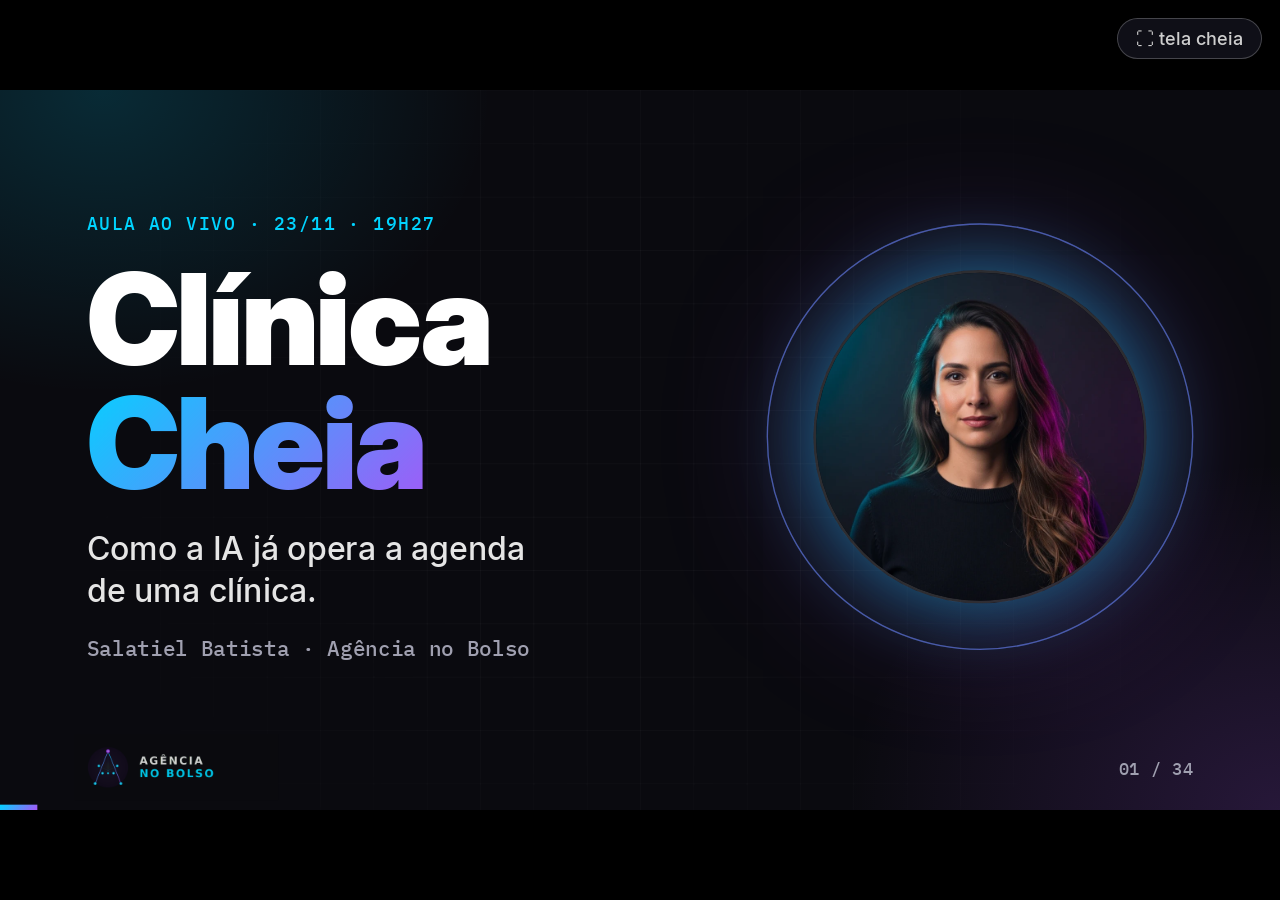
<file: aula-clinica-cheia-r8v2/index.html>
<!DOCTYPE html>
<!--
  AULA CLÍNICA CHEIA · 23/11/2026 · 19h27
  Navegação: seta direita / espaço / clique avança; seta esquerda volta.
  F = tela cheia · N = notas do apresentador · Home/End = primeiro/último · #/12 vai ao slide 12.
  Roteiro completo com as falas: roteiro.html (mesma pasta).
-->
<html lang="pt-BR">
<head>
<meta name="robots" content="noindex, nofollow">
<meta charset="utf-8">
<meta name="viewport" content="width=device-width, initial-scale=1">
<title>Clínica Cheia · Aula ao vivo</title>
<style>
@font-face{font-family:'Inter';font-weight:400;src:url(fonts/Inter-Regular.ttf) format('truetype')}
@font-face{font-family:'Inter';font-weight:500;src:url(fonts/Inter-Medium.ttf) format('truetype')}
@font-face{font-family:'Inter';font-weight:700;src:url(fonts/InterDisplay-Bold.ttf) format('truetype')}
@font-face{font-family:'Inter';font-weight:900;src:url(fonts/InterDisplay-Black.ttf) format('truetype')}
@font-face{font-family:'IBM Plex Mono';font-weight:500;src:url(fonts/IBMPlexMono-Medium.ttf) format('truetype')}
:root{--bg-0:#0A0A0F;--bg-2:#15151F;--bg-3:#1C1C28;--border:rgba(255,255,255,.10);--border-strong:rgba(255,255,255,.18);
--text-0:#fff;--text-1:#E5E5E5;--text-2:#A0A0B0;--cyan:#00D4FF;--purple:#A855F7;--red:#FF5A5A;--orange:#FF8A3D;--gold:#FFC34A;--green:#34D399;
--grad:linear-gradient(135deg,#00D4FF 0%,#A855F7 100%);--mono:'IBM Plex Mono',Consolas,monospace}
*{box-sizing:border-box;margin:0;padding:0}
html,body{height:100%;background:#000;overflow:hidden;font-family:'Inter',Arial,sans-serif;color:var(--text-0);-webkit-font-smoothing:antialiased;cursor:default;user-select:none}
#stage{position:absolute;left:50%;top:50%;width:1920px;height:1080px;transform:translate(-50%,-50%) scale(var(--s,1));background:var(--bg-0);overflow:hidden}
#stage::before{content:"";position:absolute;inset:0;background:radial-gradient(900px 700px at 8% 0%,rgba(0,212,255,.16),transparent 65%),radial-gradient(1000px 800px at 100% 100%,rgba(168,85,247,.18),transparent 65%)}
#stage::after{content:"";position:absolute;inset:0;background-image:linear-gradient(rgba(255,255,255,.028) 1px,transparent 1px),linear-gradient(90deg,rgba(255,255,255,.028) 1px,transparent 1px);background-size:80px 80px;-webkit-mask-image:radial-gradient(circle at 50% 50%,#000 30%,transparent 85%);mask-image:radial-gradient(circle at 50% 50%,#000 30%,transparent 85%)}
.slide{position:absolute;inset:0;z-index:1;padding:80px 130px 120px;display:flex;flex-direction:column;justify-content:center;gap:34px;opacity:0;visibility:hidden;transition:opacity .45s ease,visibility 0s .45s}
.slide.on{opacity:1;visibility:visible;transition:opacity .45s ease}
.slide.oculto{display:none}
.notes{display:none}
.a{opacity:0}
.slide.on .a{animation:up .7s cubic-bezier(.2,.7,.2,1) both;animation-delay:calc(var(--i,0)*130ms + 150ms)}
@keyframes up{from{opacity:0;transform:translateY(36px)}to{opacity:1;transform:none}}
.eyebrow{font-family:var(--mono);font-size:30px;letter-spacing:.14em;text-transform:uppercase;color:var(--cyan)}
h1,h2,h3,h4{font-weight:900;letter-spacing:-.025em;line-height:1.06}
h1.mega{font-size:190px;line-height:.98}
h2{font-size:96px}
h2.big{font-size:118px}
h2.mega2{font-size:112px}
h3{font-size:64px}
.grad{background:var(--grad);-webkit-background-clip:text;background-clip:text;color:transparent;padding-bottom:.08em}
.loss{background:linear-gradient(135deg,#FF5A5A,#FF8A3D);-webkit-background-clip:text;background-clip:text;color:transparent}
.dim2{color:var(--text-2)}
.nw{white-space:nowrap}
.lead,.ask,.w,.card p,.chip-card span,.step span,.foot-line{text-wrap:balance}
.lead{font-size:48px;line-height:1.3;color:var(--text-1);font-weight:500}
.mono{font-family:var(--mono);font-size:32px}
.dim{color:var(--text-2)}
.foot-line{font-size:42px;color:var(--text-2);font-weight:500}
.split{display:flex;align-items:center;gap:80px;width:100%}
.col{flex:1;display:flex;flex-direction:column;gap:34px;min-width:0}
.center{display:flex;flex-direction:column;align-items:center;text-align:center;gap:40px}
.lbl{font-family:var(--mono);font-size:26px;letter-spacing:.14em;text-transform:uppercase;color:var(--cyan)}
/* capa */
.hero{position:relative;width:640px;height:640px;flex:none;display:grid;place-items:center}
.hero img{width:500px;height:500px;border-radius:50%;object-fit:cover;border:4px solid rgba(255,255,255,.14);box-shadow:0 0 120px rgba(0,212,255,.45),0 0 220px rgba(168,85,247,.35)}
.ring{position:absolute;inset:0;border-radius:50%;border:2px solid rgba(0,212,255,.35);animation:ring 4s ease-out infinite}
.ring.r2{animation-delay:2s;border-color:rgba(168,85,247,.4)}
@keyframes ring{from{transform:scale(.78);opacity:.9}to{transform:scale(1.12);opacity:0}}
/* dor */
.chips4{display:grid;grid-template-columns:repeat(4,1fr);gap:28px;margin-top:20px}
.chip-card{background:rgba(255,90,90,.08);border:2px solid rgba(255,90,90,.35);border-radius:24px;padding:50px 36px;display:flex;flex-direction:column;gap:12px}
.chip-card b{font-size:64px;font-weight:900}
.chip-card span{font-size:38px;color:var(--text-2);line-height:1.25}
/* fluxo */
.flow{display:flex;align-items:stretch;gap:18px;margin-top:16px}
.step{flex:1;background:var(--bg-2);border:2px solid var(--border-strong);border-radius:24px;padding:42px 28px;display:flex;flex-direction:column;gap:14px;align-items:flex-start}
.step em{font-style:normal;font-family:var(--mono);font-size:34px;width:84px;height:84px;border-radius:50%;display:grid;place-items:center;border:2px solid var(--cyan);color:var(--cyan)}
.step img{width:84px;height:84px;border-radius:50%;object-fit:cover;border:2px solid var(--cyan)}
.step b{font-size:48px;font-weight:900;line-height:1.1}
.step span{font-size:34px;color:var(--text-2);line-height:1.25}
.step.hl{background:linear-gradient(135deg,rgba(0,212,255,.2),rgba(168,85,247,.2));border-color:var(--cyan)}
.arrow{flex:none;width:44px;align-self:center;height:4px;background:var(--grad);position:relative;border-radius:2px}
.arrow::after{content:"";position:absolute;right:-2px;top:-9px;border-left:18px solid var(--purple);border-top:11px solid transparent;border-bottom:11px solid transparent}
/* time de 7 */
.team7{display:grid;grid-template-columns:repeat(7,1fr);gap:22px;margin-top:10px}
.mem{background:var(--bg-2);border:2px solid var(--border);border-radius:22px;padding:22px 12px 26px;display:flex;flex-direction:column;align-items:center;text-align:center;gap:12px}
.mem img{width:188px;height:188px;border-radius:50%;object-fit:cover;border:3px solid rgba(0,212,255,.5)}
.mem b{font-size:44px;font-weight:900}
.mem span{font-family:var(--mono);font-size:25px;color:var(--text-2);line-height:1.3}
/* escada */
.stairs{display:grid;grid-template-columns:repeat(4,1fr);gap:24px;align-items:end;height:520px;margin-top:10px}
.st{position:relative;background:var(--bg-2);border:2px solid var(--border-strong);border-radius:24px 24px 0 0;padding:32px;display:flex;flex-direction:column;gap:10px;justify-content:flex-start}
.st b{font-size:60px;font-weight:900}
.st span{font-size:36px;color:var(--text-2);font-weight:500}
.s1{height:200px}.s2{height:290px}.s3{height:380px}
.s4{height:500px;background:linear-gradient(160deg,rgba(0,212,255,.28),rgba(168,85,247,.3));border-color:var(--cyan);box-shadow:0 0 80px rgba(0,212,255,.3)}
.s4 span{color:#fff}
u{text-decoration:none;font-family:var(--mono);font-size:26px;letter-spacing:.14em;text-transform:uppercase;background:var(--grad);color:#0A0A0F;padding:6px 18px;border-radius:99px;align-self:flex-start;font-weight:500}
/* virada */
.tags{display:flex;flex-wrap:wrap;gap:18px}
.tags span{font-family:var(--mono);font-size:34px;padding:14px 30px;border-radius:99px;border:2px solid rgba(0,212,255,.5);background:rgba(0,212,255,.1);color:#fff}
/* agente */
.agent{display:flex;align-items:center;gap:90px}
.portrait{position:relative;flex:none;width:620px;height:620px;border-radius:44px;padding:5px;background:var(--grad);box-shadow:0 0 110px rgba(0,212,255,.3),0 0 180px rgba(168,85,247,.25)}
.portrait img{width:100%;height:100%;object-fit:cover;border-radius:40px;display:block}
.badge{position:absolute;left:28px;top:28px;font-family:var(--mono);font-size:26px;letter-spacing:.12em;text-transform:uppercase;background:rgba(10,10,15,.85);border:2px solid var(--cyan);color:var(--cyan);padding:8px 20px;border-radius:99px}
.agent .col{gap:22px}
h2.name{font-size:140px;line-height:1}
.asks{display:flex;flex-direction:column;gap:14px;margin-top:8px}
.ask{font-size:36px;line-height:1.25;color:#fff;background:var(--bg-2);border:2px solid var(--border-strong);border-left:6px solid var(--cyan);border-radius:16px;padding:18px 26px;font-weight:500}
.obs{font-family:var(--mono);font-size:28px;color:var(--gold);line-height:1.35}
/* ERP */
.mods{flex:.85;display:grid;grid-template-columns:1fr 1fr;gap:22px}
.mod{font-size:44px;font-weight:900;background:var(--bg-2);border:2px solid var(--border-strong);border-radius:24px;padding:50px 30px;position:relative;overflow:hidden}
.mod::before{content:"";position:absolute;left:0;top:0;bottom:0;width:8px;background:var(--grad)}
.rule{border:2px solid var(--gold);background:rgba(255,195,74,.09);border-radius:24px;padding:28px 34px;display:flex;flex-direction:column;gap:10px}
.rule b{font-size:52px;font-weight:900;color:var(--gold)}
.rule span{font-size:34px;color:var(--text-1);line-height:1.3}
/* vários negócios */
.multi{position:relative;flex:none;width:720px;height:700px}
.mcore{position:absolute;left:50%;top:50%;width:280px;height:280px;margin:-140px 0 0 -140px}
.mcore img{width:100%;height:100%;border-radius:50%;object-fit:cover;border:4px solid var(--cyan);box-shadow:0 0 110px rgba(0,212,255,.5)}
.biz{position:absolute;font-size:44px;font-weight:900;background:var(--bg-2);border:2px solid var(--purple);border-radius:22px;padding:28px 40px;box-shadow:0 0 50px rgba(168,85,247,.25);white-space:nowrap}
.biz:nth-child(1){left:50%;top:0;margin-left:-135px}
.biz:nth-child(2){left:0;bottom:30px}
.biz:nth-child(3){right:0;bottom:30px}
/* órbita */
.orbit{position:relative;flex:none}
.orbit svg{position:absolute;inset:0;width:100%;height:100%}
.ray{stroke:rgba(255,255,255,.12);stroke-width:2}
.pulse{stroke:var(--cyan);stroke-width:5;stroke-linecap:round;stroke-dasharray:46 700;stroke-dashoffset:46;opacity:0}
.slide.on .pulse{animation:pulse 3.9s linear infinite;animation-delay:calc(var(--pd) + 1.4s)}
@keyframes pulse{0%{stroke-dashoffset:46;opacity:1}40%{stroke-dashoffset:-310;opacity:1}46%,100%{stroke-dashoffset:-310;opacity:0}}
.core{position:absolute;left:50%;top:50%;transform:translate(-50%,-50%);border-radius:50%;padding:5px;background:var(--grad);box-shadow:0 0 110px rgba(0,212,255,.55);animation:glow 3s ease-in-out infinite}
.core img{width:100%;height:100%;border-radius:50%;object-fit:cover;display:block}
@keyframes glow{50%{box-shadow:0 0 160px rgba(168,85,247,.7)}}
.node{position:absolute;transform:translate(-50%,-50%);display:flex;flex-direction:column;align-items:center;gap:2px;opacity:0}
.slide.on .node{animation:pop .5s cubic-bezier(.2,.9,.3,1.3) both;animation-delay:calc(var(--i)*90ms + 500ms)}
@keyframes pop{from{opacity:0;transform:translate(-50%,-50%) scale(.4)}to{opacity:1;transform:translate(-50%,-50%) scale(1)}}
.node img{border-radius:50%;object-fit:cover;border:3px solid rgba(0,212,255,.6);background:var(--bg-2);display:block}
.node span{font-family:var(--mono);font-size:22px;color:#fff;background:rgba(10,10,15,.8);padding:1px 10px;border-radius:99px}
/* demo */
.s-demo{gap:28px}
.demo-head{display:flex;align-items:center;gap:30px}
.demo-head img{width:150px;height:150px;border-radius:50%;object-fit:cover;border:4px solid var(--cyan)}
.demo-head>div{flex:1;display:flex;flex-direction:column;gap:10px}
.live{color:var(--red);display:flex;align-items:center;gap:16px}
.live i{width:22px;height:22px;border-radius:50%;background:var(--red);animation:blink 1.2s infinite}
@keyframes blink{50%{opacity:.25}}
.fict{font-family:var(--mono);font-size:26px;letter-spacing:.1em;text-transform:uppercase;color:var(--gold);border:2px solid var(--gold);padding:10px 24px;border-radius:99px}
.prompt{background:#0d0d15;border:2px solid var(--cyan);border-radius:26px;padding:32px 44px;display:flex;flex-direction:column;gap:14px;box-shadow:0 0 70px rgba(0,212,255,.18)}
.prompt p{font-family:var(--mono);font-size:44px;line-height:1.36;color:#fff;user-select:text;cursor:text}
.watch{display:grid;grid-template-columns:repeat(3,1fr);gap:22px}
.watch>.lbl{grid-column:1/-1}
.w{background:var(--bg-2);border:2px solid var(--border-strong);border-radius:20px;padding:24px 26px;font-size:34px;font-weight:500;line-height:1.25;display:flex;gap:18px;align-items:center}
.w em{font-style:normal;flex:none;font-family:var(--mono);width:56px;height:56px;border-radius:50%;background:var(--grad);color:#0A0A0F;display:grid;place-items:center;font-size:28px}
/* cards */
.two{display:grid;grid-template-columns:1fr 1fr;gap:32px}
.three{display:grid;grid-template-columns:repeat(3,1fr);gap:28px}
.card{background:var(--bg-2);border:2px solid var(--border-strong);border-radius:28px;padding:44px;display:flex;flex-direction:column;gap:18px}
.card.hl{background:linear-gradient(150deg,rgba(0,212,255,.2),rgba(168,85,247,.22));border-color:var(--cyan)}
.card b{font-size:60px;font-weight:900;line-height:1.05}
.card p{font-size:40px;color:var(--text-1);line-height:1.3}
.card .num{font-size:120px;font-weight:900;line-height:1.1;background:var(--grad);-webkit-background-clip:text;background-clip:text;color:transparent}
.three .card b{font-size:46px;color:var(--text-1)}
/* planos */
.s-plans{gap:26px}
.plans{display:grid;grid-template-columns:1fr 1fr 1fr 1.18fr;gap:22px;align-items:stretch}
.plan{position:relative;background:var(--bg-2);border:2px solid var(--border-strong);border-radius:28px;padding:36px 30px;display:flex;flex-direction:column;gap:12px}
.plan h4{font-size:50px}
.price{font-size:70px;font-weight:900;letter-spacing:-.03em;line-height:1.05;margin-top:8px;white-space:nowrap}
.mes{font-family:var(--mono);font-size:28px;color:var(--cyan);line-height:1.35;min-height:118px}
.plan ul{list-style:none;display:flex;flex-direction:column;gap:12px;border-top:2px solid var(--border);padding-top:20px}
.plan li{font-size:32px;line-height:1.22;color:var(--text-1);padding-left:34px;position:relative}
.plan li::before{content:"";position:absolute;left:0;top:12px;width:16px;height:16px;border-radius:50%;background:var(--grad)}
.plan.top{background:linear-gradient(160deg,rgba(0,212,255,.24),rgba(168,85,247,.28));border-color:var(--cyan);box-shadow:0 0 90px rgba(0,212,255,.3)}
.plan.top u{position:absolute;right:26px;top:36px}
.plan.top li{color:#fff;font-weight:500}
.s-aud{gap:28px}
.aud{display:grid;grid-template-columns:repeat(3,1fr);gap:26px}
.aud .card{padding:36px 34px;gap:16px}
.aud .card b{font-size:46px;line-height:1.1}
.aud .card p{font-size:33px;line-height:1.3}
.agenda{display:flex;justify-content:space-between;gap:14px;background:var(--bg-2);border:2px solid var(--border-strong);border-radius:22px;padding:22px 28px}
.agenda span{display:flex;align-items:center;gap:10px;font-size:25px;font-weight:500;color:var(--text-1);white-space:nowrap}
.agenda em{font-style:normal;flex:none;font-family:var(--mono);font-size:22px;width:40px;height:40px;border-radius:50%;background:var(--grad);color:#0A0A0F;display:grid;place-items:center}
.rules4{display:grid;grid-template-columns:1fr 1fr;gap:26px;margin-top:8px}
.r4{background:var(--bg-2);border:2px solid var(--border-strong);border-radius:26px;padding:38px 40px;display:flex;align-items:center;gap:32px}
.r4 em{font-style:normal;flex:none;font-family:var(--mono);font-size:44px;width:96px;height:96px;border-radius:50%;background:var(--grad);color:#0A0A0F;display:grid;place-items:center}
.r4 div{display:flex;flex-direction:column;gap:10px;min-width:0}
.r4 b{font-size:50px;font-weight:900;line-height:1.08;letter-spacing:-.02em}
.r4 p{font-size:36px;line-height:1.28;color:var(--text-1);text-wrap:balance}
/* QR */
.qrcol{flex:none;display:flex;flex-direction:column;align-items:center;gap:26px}
.again{font-size:36px;line-height:1.32;color:var(--text-1);border-left:6px solid var(--gold);padding-left:26px;text-wrap:balance}
.qrbox{flex:none;width:640px;height:640px;background:#fff;border-radius:36px;padding:14px;box-shadow:0 0 120px rgba(0,212,255,.4),0 0 200px rgba(168,85,247,.3)}
.qr{width:100%;height:100%;display:block}
.url{font-family:var(--mono);font-size:44px;white-space:nowrap;color:var(--cyan)}
.sym{width:200px;height:200px}
/* moldura */
#logo{position:absolute;left:112px;bottom:14px;height:100px;z-index:5;opacity:.9}
#num{position:absolute;right:130px;bottom:46px;z-index:5;font-family:var(--mono);font-size:26px;color:var(--text-2)}
#bar{position:absolute;left:0;bottom:0;height:8px;width:0;background:var(--grad);z-index:6;transition:width .4s ease}
#np{position:absolute;left:60px;right:60px;bottom:60px;z-index:20;background:rgba(8,8,14,.96);border:2px solid var(--gold);border-radius:24px;padding:30px 40px;display:none;box-shadow:0 20px 80px #000}
#np.show{display:block}
#np h5{font-family:var(--mono);font-size:24px;letter-spacing:.14em;text-transform:uppercase;color:var(--gold);margin-bottom:12px;font-weight:500}
#np p{font-size:36px;line-height:1.36;color:#fff}
#fsb{position:fixed;right:18px;top:18px;z-index:50;font:500 18px 'Inter','Segoe UI Symbol',Arial,sans-serif;color:#E5E5E5;background:rgba(21,21,31,.85);border:1px solid rgba(255,255,255,.25);border-radius:99px;padding:9px 18px;cursor:pointer;opacity:0;pointer-events:none;transition:opacity .3s}
#fsb.show{opacity:.9;pointer-events:auto}
#fsb:hover{opacity:1;border-color:#00D4FF}
/* ===== extras Clínica Cheia ===== */
.who{display:flex;align-items:center;gap:90px}
.who .photo{flex:none;width:560px;height:560px;border-radius:50%;padding:5px;background:var(--grad);box-shadow:0 0 110px rgba(0,212,255,.35),0 0 180px rgba(168,85,247,.25)}
.who .photo img{width:100%;height:100%;border-radius:50%;object-fit:cover;display:block}
.facts{display:flex;flex-wrap:wrap;gap:18px}
.facts span{font-family:var(--mono);font-size:30px;padding:14px 28px;border-radius:99px;border:2px solid rgba(0,212,255,.5);background:rgba(0,212,255,.1);color:#fff}
.cen{display:grid;grid-template-columns:repeat(3,1fr);gap:28px}
.cen .chip-card{padding:42px 36px}
.cen .chip-card b{font-size:48px;line-height:1.1}
.cen .chip-card span{font-size:34px}
.calc{display:flex;align-items:center;gap:22px;flex-wrap:nowrap}
.calc .box{flex:1;background:var(--bg-2);border:2px solid var(--border-strong);border-radius:24px;padding:34px 26px;display:flex;flex-direction:column;gap:10px;align-items:center;text-align:center}
.calc .box b{font-size:44px;font-weight:900;line-height:1.1}
.calc .box span{font-family:var(--mono);font-size:26px;color:var(--text-2)}
.calc .box.res{border-color:var(--red);background:rgba(255,90,90,.08)}
.calc .box.res b{color:#fff}
.calc .op{flex:none;font-size:64px;font-weight:900;color:var(--cyan)}
.ex{font-family:var(--mono);font-size:30px;color:var(--gold);line-height:1.4;border-left:6px solid var(--gold);padding-left:26px}
.ex b{color:#fff;font-weight:500}
.vs{display:grid;grid-template-columns:1fr 1fr;gap:32px}
.vs .card ul{list-style:none;display:flex;flex-direction:column;gap:14px}
.vs .card li{font-size:34px;line-height:1.25;color:var(--text-1);padding-left:40px;position:relative}
.vs .old{border-color:rgba(255,90,90,.45);background:rgba(255,90,90,.06)}
.vs .old li::before{content:"✕";position:absolute;left:0;color:var(--red);font-weight:900}
.vs .new li::before{content:"✓";position:absolute;left:0;color:var(--green);font-weight:900}
.six{display:grid;grid-template-columns:repeat(3,1fr);gap:24px}
.six .card{padding:34px 34px;gap:10px}
.six .card b{font-size:44px;line-height:1.1}
.six .card p{font-size:32px;color:var(--text-2)}
.team{display:grid;grid-template-columns:repeat(7,1fr);gap:18px}
.tm{background:var(--bg-2);border:2px solid var(--border);border-radius:22px;padding:22px 14px 24px;display:flex;flex-direction:column;align-items:center;text-align:center;gap:10px}
.tm img{width:150px;height:150px;border-radius:50%;object-fit:cover;border:3px solid rgba(0,212,255,.5)}
.tm.mg img{border-color:rgba(255,195,74,.75)}
.tm b{font-size:40px;font-weight:900}
.tm i{font-style:normal;font-family:var(--mono);font-size:22px;letter-spacing:.06em;text-transform:uppercase;color:var(--cyan)}
.tm.mg i{color:var(--gold)}
.tm span{font-size:25px;color:var(--text-1);line-height:1.28;text-wrap:balance}
.offer{display:flex;align-items:stretch;gap:30px}
.offer .card{flex:1;justify-content:center}
.offer .plus{flex:none;align-self:center;font-size:120px;font-weight:900;color:var(--cyan)}
.offer .price{font-size:150px;font-weight:900;letter-spacing:-.03em;line-height:1}
.offer .per{font-family:var(--mono);font-size:34px;color:var(--cyan)}
.steps4{display:grid;grid-template-columns:repeat(4,1fr);gap:22px}
.steps4 .step{padding:40px 28px}
.faq{display:grid;grid-template-columns:1fr 1fr;gap:24px}
.faq .card{padding:32px 36px;gap:12px}
.faq .card b{font-size:40px;line-height:1.15}
.faq .card p{font-size:31px;color:var(--text-1)}
.pay{flex:none;width:640px;height:640px;border-radius:36px;border:4px dashed var(--gold);background:rgba(255,195,74,.07);display:flex;flex-direction:column;align-items:center;justify-content:center;gap:20px;text-align:center;padding:40px}
.pay b{font-family:var(--mono);font-size:44px;color:var(--gold);font-weight:500}
.pay span{font-size:30px;color:var(--text-2);line-height:1.3}
.pain{display:grid;grid-template-columns:repeat(3,1fr);gap:22px}
.pain .r4{padding:30px 32px;gap:24px}
.pain .r4 em{width:80px;height:80px;font-size:38px}
.pain .r4 b{font-size:42px}
.dor{display:flex;flex-direction:column;gap:30px}
.dor .tag{font-family:var(--mono);font-size:30px;letter-spacing:.14em;text-transform:uppercase;color:var(--red)}
h2.huge{font-size:128px;line-height:1.02}
.wa{flex:none;width:720px;background:#0b141a;border:2px solid var(--border-strong);border-radius:36px;padding:34px;display:flex;flex-direction:column;gap:22px;box-shadow:0 30px 90px rgba(0,0,0,.6)}
.wa .hd{display:flex;align-items:center;gap:18px;border-bottom:2px solid var(--border);padding-bottom:20px}
.wa .hd b{font-size:34px}.wa .hd span{font-family:var(--mono);font-size:22px;color:var(--text-2)}
.wa .av{width:64px;height:64px;border-radius:50%;background:var(--grad)}
.bub{max-width:88%;font-size:32px;line-height:1.3;padding:20px 24px;border-radius:22px;position:relative}
.bub small{display:block;font-family:var(--mono);font-size:20px;color:var(--text-2);margin-top:8px;text-align:right}
.bub.in{background:#202c33;align-self:flex-start}
.bub.out{background:#005c4b;align-self:flex-end}
.gap{align-self:center;font-family:var(--mono);font-size:24px;color:var(--gold);border:2px solid var(--gold);border-radius:99px;padding:8px 22px}
.calc3{display:flex;flex-direction:column;gap:18px}
.cl{display:flex;align-items:center;gap:26px;background:var(--bg-2);border:2px solid var(--border-strong);border-radius:22px;padding:24px 34px}
.cl em{font-style:normal;flex:none;font-family:var(--mono);font-size:34px;width:72px;height:72px;border-radius:50%;background:var(--grad);color:#0A0A0F;display:grid;place-items:center}
.cl p{flex:1;font-size:38px;line-height:1.25;font-weight:500}
.cl .blank{flex:none;font-family:var(--mono);font-size:36px;color:var(--text-2);min-width:280px;text-align:right}
.cl.res{border-color:var(--red);background:rgba(255,90,90,.08)}
.cl.bon{border-style:dashed}
.ag2{display:flex;align-items:center;gap:80px}
.ag2 .portrait{width:560px;height:560px}
.inc{font-size:36px;line-height:1.3;color:var(--text-1);background:rgba(0,212,255,.08);border:2px solid rgba(0,212,255,.4);border-radius:18px;padding:20px 26px}
.inc b{color:var(--cyan);font-family:var(--mono);font-size:26px;letter-spacing:.1em;text-transform:uppercase;display:block;margin-bottom:6px;font-weight:500}
.cta-side{display:flex;flex-direction:column;gap:18px}
.mini{position:absolute;right:130px;top:70px;font-family:var(--mono);font-size:24px;color:var(--gold);border:2px dashed var(--gold);border-radius:16px;padding:12px 22px;z-index:4}
.ctx{flex:none;width:820px;height:615px;border-radius:36px;padding:4px;background:var(--grad);box-shadow:0 0 90px rgba(0,212,255,.25),0 0 160px rgba(168,85,247,.2)}
.ctx img{width:100%;height:100%;object-fit:cover;border-radius:33px;display:block}
.demo-head .pac{width:260px;height:150px;border-radius:22px;object-fit:cover;border:3px solid var(--purple)}
.bgimg{position:absolute;inset:0;z-index:-1;opacity:.18;background-size:cover;background-position:center}
</style>
</head>
<body>
<div id="stage">
<section class="slide ">
<div class="split">
<div class="col">
<p class="eyebrow a" style="--i:0;font-size:27px;letter-spacing:.1em;white-space:nowrap">Aula ao vivo · 23/11 · 19h27</p>
<h1 class="a mega" style="--i:1">Clínica<br><span class="grad">Cheia</span></h1>
<p class="lead a" style="--i:2">Como a IA já opera a agenda<br>de uma clínica.</p>
<p class="mono dim a" style="--i:3">Salatiel Batista · Agência no Bolso</p>
</div>
<div class="hero a" style="--i:2"><div class="ring r1"></div><div class="ring r2"></div><img src="img/maia.webp" alt="MAIA"></div>
</div>
<aside class="notes">BLOCO 1 · ABERTURA (10 min). Roteiro 1.1, recepção, 2 min. Boa noite! Peça no chat: nome, cidade e área (odonto, médica, fisio, estética, nutrição, veterinária). Leia 3 ou 4 cidades em voz alta. Se trouxe a secretária ou o sócio, melhor ainda.</aside>
</section>

<section class="slide ">
<div class="who">
<div class="photo a" style="--i:0"><img src="img/salatiel.jpg" alt="Salatiel Batista"></div>
<div class="col">
<p class="eyebrow a" style="--i:1">Quem está com você hoje</p>
<h2 class="a" style="--i:2">Salatiel <span class="grad">Batista</span></h2>
<p class="lead a" style="--i:3">A gente não vende curso de IA. A gente coloca a IA para trabalhar dentro da empresa, todo dia.</p>
<div class="facts a" style="--i:4"><span>Empresário desde 2016</span><span>Ex-dono de agência de marketing</span><span>Agência no Bolso</span></div>
</div></div>
<aside class="notes">Roteiro 1.2, 3 min. Empresário desde 2016, teve agência de marketing. A primeira empresa onde a MAIA rodou foi a nossa: financeiro, fiscal, conteúdo, prospecção. Não é teoria, é o que roda na minha empresa, aplicado numa clínica. "+100 empresários atendidos" e nome de cliente da saúde: só se confirmado antes da aula.</aside>
</section>

<section class="slide ">
<p class="eyebrow a" style="--i:0">A promessa de hoje</p>
<h2 class="a" style="--i:1">Você sai daqui com <span class="grad">3 coisas</span></h2>
<div class="three">
<div class="card a" style="--i:2"><div class="num">01</div><b>A conta</b><p>Quanto a sua clínica perde por mês, com os SEUS números.</p></div>
<div class="card hl a" style="--i:3"><div class="num">02</div><b>A IA ao vivo</b><p>A MAIA operando na sua frente. Não é slide, não é promessa de futuro.</p></div>
<div class="card a" style="--i:4"><div class="num">03</div><b>O caminho</b><p>O próximo passo para colocar isso na sua clínica.</p></div>
</div>
<aside class="notes">Roteiro 1.3, 3 min. Primeira: a conta, com os números da sua clínica (pega papel e caneta). Segunda: a MAIA trabalhando ao vivo. Terceira: o próximo passo, sem virar especialista em tecnologia.</aside>
</section>

<section class="slide ">
<p class="eyebrow a" style="--i:0">Combinados</p>
<h2 class="a" style="--i:1">Antes de <span class="grad">começar</span></h2>
<div class="rules4">
<div class="r4 a" style="--i:2"><em>1</em><div><b>Fique até o fim</b><p>O mais importante está no final.</p></div></div>
<div class="r4 a" style="--i:3"><em>2</em><div><b>Papel e caneta</b><p>A gente vai fazer uma conta juntos.</p></div></div>
<div class="r4 a" style="--i:4"><em>3</em><div><b>Pergunte no chat</b><p>Eu paro para responder ao vivo.</p></div></div>
<div class="r4 a" style="--i:5"><em>4</em><div><b>Celular no silencioso</b><p>Paciente em primeiro lugar, depois a aula.</p></div></div>
</div>
<aside class="notes">Roteiro 1.4, 2 min. Fica até o fim: quem sai no meio leva o diagnóstico e não leva o remédio. Peça: escreve "EU FICO" no chat. Movimento gera resultado, minha gente. Bora!</aside>
</section>

<section class="slide ">
<p class="eyebrow a" style="--i:0">Responda no chat só com o número</p>
<h2 class="a" style="--i:1">Qual destas <span class="loss">mais dói</span> na sua clínica?</h2>
<div class="pain"><div class="r4 a" style="--i:2"><em>1</em><div><b>Falta e no-show</b></div></div><div class="r4 a" style="--i:3"><em>2</em><div><b>WhatsApp sem resposta</b></div></div><div class="r4 a" style="--i:4"><em>3</em><div><b>Lead que some</b></div></div><div class="r4 a" style="--i:5"><em>4</em><div><b>Eu preso na operação</b></div></div><div class="r4 a" style="--i:6"><em>5</em><div><b>Financeiro e fiscal bagunçados</b></div></div><div class="r4 a" style="--i:7"><em>6</em><div><b>Sem tempo para conteúdo</b></div></div></div>
<aside class="notes">BLOCO 2 · AS DORES E A CONTA (22 min). Roteiro 2.1, 2 min. Antes de eu falar, quero ouvir você: responde só com o número. Leia as respostas. Vamos passar uma por uma.</aside>
</section>

<section class="slide ">
<div class="split" style="gap:70px">
<div class="col dor">
<p class="tag a" style="--i:0">Dor 1</p>
<h2 class="a" style="--i:1;font-size:92px;line-height:1.04">Marcou, confirmou...<br><span class="loss">e não apareceu.</span></h2>
<p class="lead a" style="--i:2;font-size:42px">Cadeira vazia com a luz acesa, o profissional parado e o aluguel correndo.</p>
</div>
<div class="ctx a" style="--i:2"><img src="img/ctx-dor1.jpg" alt=""></div>
</div>
<aside class="notes">Roteiro 2.2, 3 min. Ninguém avisou a tempo de colocar outro paciente no lugar. Você não perde paciente por falta de paciente: perde porque ninguém tampa o buraco antes de virar prejuízo.</aside>
</section>

<section class="slide ">
<div class="bgimg" style="background-image:url(img/ctx-dor2.jpg)"></div>
<div class="split">
<div class="col">
<p class="eyebrow a" style="--i:0;color:var(--red)">Dor 2</p>
<h2 class="a" style="--i:1">A clínica fecha às 18h.<br><span class="loss">O paciente não.</span></h2>
<p class="lead a" style="--i:2">Quanto tempo a sua clínica leva para responder uma mensagem que chega às 21h?</p>
</div>
<div class="wa a" style="--i:2">
<div class="hd"><i class="av"></i><div><b>Clínica (exemplo)</b><br><span>conversa fictícia</span></div></div>
<p class="bub in">Oi, boa noite! Quanto custa uma avaliação?<small>21:14</small></p>
<p class="gap">11 horas depois</p>
<p class="bub out">Bom dia! A avaliação custa...<small>08:40</small></p>
<p class="bub in">Obrigada, já marquei em outro lugar.<small>08:52</small></p>
</div></div>
<aside class="notes">Roteiro 2.3, 3 min. O paciente pensa em marcar à noite, deitado no sofá. Manda às nove, recebe resposta às oito e meia. Pergunte no chat: quanto tempo a sua clínica leva? Leia as respostas. Enquanto você dormia, quem respondeu primeiro foi a clínica do lado. A conversa é fictícia, diga isso.</aside>
</section>

<section class="slide ">
<div class="split" style="gap:70px">
<div class="col dor">
<p class="tag a" style="--i:0">Dor 3</p>
<h2 class="a" style="--i:1;font-size:92px;line-height:1.04">Você pagou pelo anúncio.<br><span class="loss">O lead esfriou.</span></h2>
<p class="lead a" style="--i:2;font-size:42px">Ninguém respondeu a tempo. E o paciente que veio uma vez e nunca mais voltou está parado no seu WhatsApp.</p>
</div>
<div class="ctx a" style="--i:2"><img src="img/ctx-dor3.jpg" alt=""></div>
</div>
<aside class="notes">Roteiro 2.4, 2 min. Dói no bolso duas vezes. O problema nunca foi volume de lead, é o que acontece depois que ele chega. E quantos pacientes antigos estão parados no WhatsApp sem ninguém chamar de volta?</aside>
</section>

<section class="slide ">
<div class="split" style="gap:70px">
<div class="col dor">
<p class="tag a" style="--i:0">Dor 4</p>
<h2 class="a" style="--i:1;font-size:92px;line-height:1.04">Você abriu uma clínica<br><span class="loss">ou comprou um emprego?</span></h2>
<p class="lead a" style="--i:2;font-size:42px">Secretária faltou, WhatsApp acumulou, fornecedor cobrou, planilha não bate. E quem segura é você.</p>
</div>
<div class="ctx a" style="--i:2"><img src="img/ctx-dor4.jpg" alt=""></div>
</div>
<aside class="notes">Roteiro 2.5, 3 min. Você estudou anos para cuidar de gente, ou de bicho, e passa metade do dia apagando incêndio. A recepção confirma um por um, atende telefone e recebe paciente ao mesmo tempo. Faça a pergunta do slide devagar.</aside>
</section>

<section class="slide ">
<div class="split" style="gap:70px">
<div class="col dor">
<p class="tag a" style="--i:0">Dor 5</p>
<h2 class="a" style="--i:1;font-size:92px;line-height:1.04">Quanto entrou? Quanto faltou?<br><span class="loss">Quanto sobrou?</span></h2>
<p class="lead a" style="--i:2;font-size:42px">Conta a pagar no caderno, nota fiscal no susto, imposto que você não sabe se paga a mais.</p>
</div>
<div class="ctx a" style="--i:2"><img src="img/ctx-dor5.jpg" alt=""></div>
</div>
<aside class="notes">Roteiro 2.6, 2 min. Você me responde em dez segundos quanto faturou, quanto saiu e quanto sobrou no mês passado? Contratar alguém, com o custo de CLT, vira medo. Sem número na mão, você decide no escuro.</aside>
</section>

<section class="slide ">
<div class="split" style="gap:70px">
<div class="col dor">
<p class="tag a" style="--i:0">Dor 6</p>
<h2 class="a" style="--i:1;font-size:92px;line-height:1.04">Último post:<br><span class="loss">há 3 semanas.</span></h2>
<p class="lead a" style="--i:2;font-size:42px">O paciente pesquisa a clínica antes de marcar. Quem vai gravar, escrever e postar? Você, entre um atendimento e outro?</p>
</div>
<div class="ctx a" style="--i:2"><img src="img/ctx-dor6.jpg" alt=""></div>
</div>
<aside class="notes">Roteiro 2.7, 2 min. O Instagram parado passa a sensação de clínica abandonada. Se precisar encurtar a aula, este slide pode ser pulado.</aside>
</section>

<section class="slide ">
<p class="eyebrow a" style="--i:0">A virada</p>
<h2 class="a big" style="--i:1">Não é falta de esforço.<br>É falta de quem <span class="grad">opere a clínica por você</span>.</h2>
<div class="two">
<div class="card a" style="--i:2"><span class="lbl" style="color:var(--red)">Não resolve 1</span><b>"Gaste mais em anúncio."</b><p>Anúncio sem atendimento é dinheiro jogado fora.</p></div>
<div class="card a" style="--i:3"><span class="lbl" style="color:var(--red)">Não resolve 2</span><b>"Contrate mais secretária."</b><p>Mais folha, mais treinamento, mais rotatividade.</p></div>
</div>
<aside class="notes">Roteiro 2.8, 1 min. Se você se viu em pelo menos uma dessas dores, respira. Não é falta de competência clínica. Falta alguém operando a clínica por você, 24 horas, sem cansar.</aside>
</section>

<section class="slide ">
<p class="eyebrow a" style="--i:0">Pegue o papel · com os SEUS números</p>
<h2 class="a" style="--i:1">A conta do <span class="loss">prejuízo</span></h2>
<div class="calc3">
<div class="cl a" style="--i:2"><em>A</em><p>Faltas e remarcações em cima da hora por semana</p><span class="blank">______</span></div>
<div class="cl a" style="--i:3"><em>B</em><p>Valor médio de uma consulta ou procedimento</p><span class="blank">R$ ______</span></div>
<div class="cl res a" style="--i:4"><em>C</em><p>A × B × 4 semanas = o que escorre por mês</p><span class="blank">R$ ______</span></div>
<div class="cl bon a" style="--i:5"><em>D</em><p>Bônus: mensagens fora do horário que não viram agendamento por semana × B × 4</p><span class="blank">R$ ______</span></div>
</div>
<aside class="notes">Roteiro 2.9, 4 min. Faça linha por linha, dando tempo para escrever. A vezes B vezes 4 semanas: dinheiro que sai todo mês só por cadeira vazia. Linha D para quem quiser ir além. Não precisa dizer o valor; se quiser, coloca no chat só o resultado da linha C. Leia 2 ou 3 sem julgar. NÃO dizer que a MAIA recupera esse valor: é estimativa do próprio participante.</aside>
</section>

<section class="slide ">
<p class="eyebrow a" style="--i:0">Apresento a MAIA</p>
<h2 class="a" style="--i:1">A MAIA não é um chatbot.<br>É uma <span class="grad">IA orquestradora</span>.</h2>
<div class="flow">
<div class="step a" style="--i:2"><em>1</em><b>Você pede</b><span>no WhatsApp ou no Telegram</span></div>
<i class="arrow a" style="--i:3"></i>
<div class="step hl a" style="--i:3"><img src="img/maia.webp" alt="MAIA"><b>A MAIA delega</b><span>ao especialista certo</span></div>
<i class="arrow a" style="--i:4"></i>
<div class="step a" style="--i:4"><em>3</em><b>O agente executa</b><span>cada um na sua área</span></div>
<i class="arrow a" style="--i:5"></i>
<div class="step a" style="--i:5"><em>4</em><b>Você aprova</b><span>a palavra final é sua</span></div>
</div>
<p class="foot-line a" style="--i:6">Roda em servidor próprio, da sua empresa.</p>
<aside class="notes">BLOCO 3 · A MAIA MAGNATA E O TIME (25 min). Roteiro 3.1, 4 min. Não é robozinho do "digite 1 para agendar". Você fala com ela como fala com uma funcionária; ela passa para o especialista certo e devolve pronto. A IA prepara, a pessoa aprova. Servidor próprio: não dizer "100% seguro" nem "aprovado pela LGPD".</aside>
</section>

<section class="slide s-demo">
<div class="demo-head a" style="--i:0"><img src="img/lis.webp" alt=""><div><p class="eyebrow live"><i></i>Demo ao vivo · o paciente das 21h</p><h3>Atendimento · Lis</h3></div><img class="pac" src="img/ctx-paciente.jpg" alt=""><span class="fict">Clínica fictícia</span></div>
<div class="prompt a" style="--i:1"><span class="lbl">Mensagem 1 · eu sou o paciente</span><p>Oi, boa noite, queria marcar uma avaliação, vocês têm horário essa semana?</p></div>
<div class="prompt a" style="--i:2"><span class="lbl">Mensagem 2</span><p>Não vou conseguir ir amanhã, posso remarcar?</p></div>
<div class="watch"><span class="lbl a" style="--i:3">O que observar</span><div class="w a" style="--i:4"><em>1</em>Responde em segundos</div><div class="w a" style="--i:5"><em>2</em>Tom da recepção, não de robô</div><div class="w a" style="--i:6"><em>3</em>Remarca e a vaga volta</div></div>
<aside class="notes">Roteiro 3.2, 5 min. Lembra da mensagem das nove da noite? Envie a mensagem 1 e espere a resposta na tela; depois a mensagem 2. Quem responde é a Lis, a agente de atendimento. Ela pergunta o nome, oferece horários, confirma e remarca. Use só mensagens testadas antes e tenha a gravação de reserva. Mostre só o que a configuração da demo realmente faz.</aside>
</section>

<section class="slide ">
<p class="eyebrow a" style="--i:0">Clínica não é só agenda. Clínica é empresa.</p>
<h2 class="a big" style="--i:1">MAIA <span class="grad">Magnata</span></h2>
<p class="lead a" style="--i:2">A IA que sai do marketing e das vendas e entra na empresa inteira.</p>
<div class="tags a" style="--i:3"><span>Atendimento</span><span>Relacionamento</span><span>Marketing</span><span>Financeiro</span><span>Tributário</span><span>RH</span><span>Jurídico</span><span>Sistemas</span></div>
<p class="foot-line a" style="--i:4">14 especialistas + ERP MAIA Gestão. Coordenados pela MAIA.</p>
<aside class="notes">Roteiro 3.3, 2 min. Até aqui você viu a MAIA cuidando do paciente. Mas clínica tem financeiro, imposto, funcionário, contrato e conteúdo. Por isso a MAIA Magnata: time de especialistas e um sistema de gestão próprio, que já roda na nossa empresa. Vou te apresentar o time.</aside>
</section>

<section class="slide ">
<p class="eyebrow a" style="--i:0">Time 1 de 2</p>
<h2 class="a" style="--i:1">O time que <span class="grad">enche a agenda</span></h2>
<div class="team"><div class="tm a" style="--i:2"><img src="img/lis.webp" alt="Lis"><b>Lis</b><i>Atendimento</i><span>Responde o WhatsApp 24h e leva para a agenda</span></div><div class="tm a" style="--i:3"><img src="img/eva.webp" alt="Eva"><b>Eva</b><i>Relacionamento</i><span>Confirma, faz o pós-consulta e chama quem sumiu</span></div><div class="tm a" style="--i:4"><img src="img/theo.webp" alt="Théo"><b>Théo</b><i>Copy</i><span>Textos de campanha e de página</span></div><div class="tm a" style="--i:5"><img src="img/ravi.webp" alt="Ravi"><b>Ravi</b><i>Tráfego pago</i><span>Anúncios para trazer paciente novo</span></div><div class="tm a" style="--i:6"><img src="img/leo.webp" alt="Léo"><b>Léo</b><i>Dev</i><span>Integrações e automações</span></div><div class="tm a" style="--i:7"><img src="img/nina.webp" alt="Nina"><b>Nina</b><i>Operações</i><span>Rotina e entregas da equipe</span></div><div class="tm a" style="--i:8"><img src="img/caio.webp" alt="Caio"><b>Caio</b><i>Projetos</i><span>Plano de 90 dias e prioridades</span></div></div>
<aside class="notes">Roteiro 3.3b, 2 min. Um nome por respiração. A Lis você já viu: atende a qualquer hora e leva para a agenda. A Eva confirma, faz o pós-consulta e chama de volta quem sumiu. Théo escreve, Ravi roda os anúncios, Léo integra e automatiza, Nina organiza a rotina, Caio cuida do plano de 90 dias. Agora, os 7 novos da Magnata.</aside>
</section>

<section class="slide ">
<div class="ag2">
<div class="portrait a" style="--i:0"><img src="img/marcia.webp" alt="Márcia"><span class="badge">Magnata 1/7</span></div>
<div class="col" style="gap:22px">
<p class="eyebrow a" style="--i:1">Financeiro</p>
<h2 class="a name" style="--i:2">Márcia</h2>
<p class="lead a" style="--i:3;font-size:40px">Contas a pagar e receber, fluxo de caixa, DRE e conciliação</p>
<p class="inc a" style="--i:4"><b>Na sua clínica</b>Responde quanto entrou, quanto saiu e quanto sobrou, direto no ERP.</p>
<p class="ask a" style="--i:5">“Márcia, quanto entrou essa semana e o que vence até sexta?”</p>
<p class="obs a" style="--i:6">Ela não paga conta sozinha. Prepara, você aprova.</p>
</div></div>
<aside class="notes">Roteiro 3.4, Márcia. Começo por ela porque é onde o dono mais sofre. Contas, fluxo de caixa, DRE e conciliação, tudo no ERP. Lembra do "quanto entrou, quanto saiu, quanto sobrou"? Ela prepara, você aprova. Se quiser, dispare o pedido ao vivo e volte quando a resposta chegar.</aside>
</section>

<section class="slide ">
<div class="ag2">
<div class="portrait a" style="--i:0"><img src="img/maria.webp" alt="Maria"><span class="badge">Magnata 2/7</span></div>
<div class="col" style="gap:22px">
<p class="eyebrow a" style="--i:1">Tributário</p>
<h2 class="a name" style="--i:2">Maria</h2>
<p class="lead a" style="--i:3;font-size:40px">Regimes, alíquota efetiva, Fator R, notas e prazos</p>
<p class="inc a" style="--i:4"><b>Na sua clínica</b>Mostra se a clínica está no regime certo e quanto paga de imposto de verdade.</p>
<p class="ask a" style="--i:5">“Maria, estou pagando imposto a mais? Compara meu regime.”</p>
<p class="obs a" style="--i:6">A decisão final é sua, junto com o seu contador.</p>
</div></div>
<aside class="notes">Roteiro 3.4, Maria. Compara regimes, calcula alíquota efetiva e Fator R, acompanha nota e prazo. Ela te dá o mapa, você decide o caminho com o seu contador. Se quiser, dispare o pedido ao vivo e volte quando a resposta chegar.</aside>
</section>

<section class="slide ">
<div class="ag2">
<div class="portrait a" style="--i:0"><img src="img/geane.webp" alt="Geane"><span class="badge">Magnata 3/7</span></div>
<div class="col" style="gap:22px">
<p class="eyebrow a" style="--i:1">RH</p>
<h2 class="a name" style="--i:2">Geane</h2>
<p class="lead a" style="--i:3;font-size:40px">Vagas, admissão, custo CLT, folha e férias</p>
<p class="inc a" style="--i:4"><b>Na sua clínica</b>Escreve a vaga da recepcionista e calcula o custo total com encargos.</p>
<p class="ask a" style="--i:5">“Geane, quanto me custa de verdade contratar uma recepcionista?”</p>
<p class="obs a" style="--i:6">Quem fecha a folha é uma pessoa.</p>
</div></div>
<aside class="notes">Roteiro 3.4, Geane. Escreve a vaga, calcula o custo total da CLT, monta o checklist de admissão e a escala de férias. Você nunca mais contrata no escuro. Se quiser, dispare o pedido ao vivo e volte quando a resposta chegar.</aside>
</section>

<section class="slide ">
<div class="ag2">
<div class="portrait a" style="--i:0"><img src="img/aline.webp" alt="Aline"><span class="badge">Magnata 4/7</span></div>
<div class="col" style="gap:22px">
<p class="eyebrow a" style="--i:1">Jurídico</p>
<h2 class="a name" style="--i:2">Aline</h2>
<p class="lead a" style="--i:3;font-size:40px">Contratos, LGPD e registro de marca</p>
<p class="inc a" style="--i:4"><b>Na sua clínica</b>Revisa locação da sala, contrato com profissional parceiro e termos.</p>
<p class="ask a" style="--i:5">“Aline, revisa esse contrato de locação da sala.”</p>
<p class="obs a" style="--i:6">Apoio técnico: não substitui o seu advogado.</p>
</div></div>
<aside class="notes">Roteiro 3.4, Aline. Aponta a cláusula perigosa e sugere a correção. Orienta sobre LGPD, que em clínica é assunto sério por causa do dado de paciente, e sobre o registro da marca. Diga com todas as letras: não substitui o advogado. Se quiser, dispare o pedido ao vivo e volte quando a resposta chegar.</aside>
</section>

<section class="slide ">
<div class="ag2">
<div class="portrait a" style="--i:0"><img src="img/bia.webp" alt="Bia"><span class="badge">Magnata 5/7</span></div>
<div class="col" style="gap:22px">
<p class="eyebrow a" style="--i:1">Conteúdo</p>
<h2 class="a name" style="--i:2">Bia</h2>
<p class="lead a" style="--i:3;font-size:40px">Estratégia de conteúdo e roteiros</p>
<p class="inc a" style="--i:4"><b>Na sua clínica</b>Linha editorial do mês, roteiros de Reels, live virando carrossel.</p>
<p class="ask a" style="--i:5">“Bia, monta a linha editorial do mês da clínica.”</p>
<p class="obs a" style="--i:6">Você grava, ela organiza o resto.</p>
</div></div>
<aside class="notes">Roteiro 3.4, Bia. Lembra do Instagram parado três semanas? A clínica volta a aparecer sem você perder o fim de semana. Se quiser, dispare o pedido ao vivo e volte quando a resposta chegar.</aside>
</section>

<section class="slide ">
<div class="ag2">
<div class="portrait a" style="--i:0"><img src="img/ruth.webp" alt="Ruth"><span class="badge">Magnata 6/7</span></div>
<div class="col" style="gap:22px">
<p class="eyebrow a" style="--i:1">Prospecção B2B</p>
<h2 class="a name" style="--i:2">Ruth</h2>
<p class="lead a" style="--i:3;font-size:40px">Leads pré-qualificados e primeiro contato</p>
<p class="inc a" style="--i:4"><b>Na sua clínica</b>Empresas da cidade para parceria, convênio e plano corporativo.</p>
<p class="ask a" style="--i:5">“Ruth, levanta as empresas da minha cidade com mais de 30 funcionários para eu oferecer convênio.”</p>
<p class="obs a" style="--i:6">Nada é enviado sem a sua aprovação.</p>
</div></div>
<aside class="notes">Roteiro 3.4, Ruth. Para quem quer crescer de outro jeito: parceria com empresa, convênio, indicação de outros profissionais. Ela levanta a lista e escreve o rascunho do primeiro contato. O exemplo do convênio é ilustrativo. Se quiser, dispare o pedido ao vivo e volte quando a resposta chegar.</aside>
</section>

<section class="slide ">
<div class="ag2">
<div class="portrait a" style="--i:0"><img src="img/boris.webp" alt="Boris"><span class="badge">Magnata 7/7</span></div>
<div class="col" style="gap:22px">
<p class="eyebrow a" style="--i:1">Engenharia</p>
<h2 class="a name" style="--i:2">Boris</h2>
<p class="lead a" style="--i:3;font-size:40px">Sites, sistemas, automações e integrações</p>
<p class="inc a" style="--i:4"><b>Na sua clínica</b>Sistema feito para o jeito da sua clínica, entregue testado.</p>
<p class="ask a" style="--i:5">“Boris, faz um sistema de agendamento com a cara da minha clínica.”</p>
<p class="obs a" style="--i:6">Entrega com testes.</p>
</div></div>
<aside class="notes">Roteiro 3.4, Boris. Sistema de agendamento, página, automação, relatório. Não prometa "integra com qualquer sistema": integração com o sistema atual da clínica o time avalia na call. Se quiser, dispare o pedido ao vivo e volte quando a resposta chegar.</aside>
</section>

<section class="slide ">
<div class="split">
<div class="col" style="flex:1.2">
<p class="eyebrow a" style="--i:0">Exclusivo Magnata</p>
<h2 class="a" style="--i:1">ERP <span class="grad">MAIA Gestão</span></h2>
<p class="lead a" style="--i:2;font-size:44px;text-wrap:wrap">Um sistema de gestão próprio, integrado aos agentes.<br>Já roda na operação da Digital Master.</p>
<div class="rule a" style="--i:9"><b>A IA prepara. Você aprova.</b><span>Não paga conta, não emite nota e não fecha folha sozinha.</span></div>
</div>
<div class="mods">
<div class="mod a" style="--i:3">Financeiro</div><div class="mod a" style="--i:4">Contas</div>
<div class="mod a" style="--i:5">DRE</div><div class="mod a" style="--i:6">Orçamento</div>
<div class="mod a" style="--i:7">Fiscal</div><div class="mod a" style="--i:8">RH</div>
</div></div>
<aside class="notes">É nosso, não é integração com sistema de terceiro, e já roda na Digital Master. É aqui que a Márcia, a Maria e a Geane trabalham. Diga devagar: a IA prepara, a pessoa aprova.</aside>
</section>

<section class="slide ">
<div class="split"><div class="col" style="flex:.8"><p class="eyebrow a" style="--i:0">O time completo</p><h2 class="a" style="--i:1;font-size:84px">Um time inteiro.<br><span class="grad">Coordenado pela MAIA.</span><br>Aprovado por você.</h2><p class="mono dim a" style="--i:3">1 orquestra. 14 executam.</p></div><div class="orbit" style="width:860px;height:860px"><svg viewBox="0 0 860 860"><line class="ray" x1="430" y1="430" x2="430.0" y2="85.0"/><line class="pulse" style="--pd:0.00s" x1="430" y1="430" x2="430.0" y2="85.0"/><line class="ray" x1="430" y1="430" x2="579.7" y2="119.2"/><line class="pulse" style="--pd:0.28s" x1="430" y1="430" x2="579.7" y2="119.2"/><line class="ray" x1="430" y1="430" x2="699.7" y2="214.9"/><line class="pulse" style="--pd:0.56s" x1="430" y1="430" x2="699.7" y2="214.9"/><line class="ray" x1="430" y1="430" x2="766.4" y2="353.2"/><line class="pulse" style="--pd:0.84s" x1="430" y1="430" x2="766.4" y2="353.2"/><line class="ray" x1="430" y1="430" x2="766.4" y2="506.8"/><line class="pulse" style="--pd:1.12s" x1="430" y1="430" x2="766.4" y2="506.8"/><line class="ray" x1="430" y1="430" x2="699.7" y2="645.1"/><line class="pulse" style="--pd:1.40s" x1="430" y1="430" x2="699.7" y2="645.1"/><line class="ray" x1="430" y1="430" x2="579.7" y2="740.8"/><line class="pulse" style="--pd:1.68s" x1="430" y1="430" x2="579.7" y2="740.8"/><line class="ray" x1="430" y1="430" x2="430.0" y2="775.0"/><line class="pulse" style="--pd:1.96s" x1="430" y1="430" x2="430.0" y2="775.0"/><line class="ray" x1="430" y1="430" x2="280.3" y2="740.8"/><line class="pulse" style="--pd:2.24s" x1="430" y1="430" x2="280.3" y2="740.8"/><line class="ray" x1="430" y1="430" x2="160.3" y2="645.1"/><line class="pulse" style="--pd:2.52s" x1="430" y1="430" x2="160.3" y2="645.1"/><line class="ray" x1="430" y1="430" x2="93.6" y2="506.8"/><line class="pulse" style="--pd:2.80s" x1="430" y1="430" x2="93.6" y2="506.8"/><line class="ray" x1="430" y1="430" x2="93.6" y2="353.2"/><line class="pulse" style="--pd:3.08s" x1="430" y1="430" x2="93.6" y2="353.2"/><line class="ray" x1="430" y1="430" x2="160.3" y2="214.9"/><line class="pulse" style="--pd:3.36s" x1="430" y1="430" x2="160.3" y2="214.9"/><line class="ray" x1="430" y1="430" x2="280.3" y2="119.2"/><line class="pulse" style="--pd:3.64s" x1="430" y1="430" x2="280.3" y2="119.2"/></svg><div class="core" style="width:220px;height:220px"><img src="img/maia.webp" alt="MAIA"></div><div class="node" style="left:430.0px;top:85.0px;--i:0"><img src="img/lis.webp" alt="Lis" style="width:100px;height:100px"><span>Lis</span></div><div class="node" style="left:579.7px;top:119.2px;--i:1"><img src="img/theo.webp" alt="Théo" style="width:100px;height:100px"><span>Théo</span></div><div class="node" style="left:699.7px;top:214.9px;--i:2"><img src="img/leo.webp" alt="Léo" style="width:100px;height:100px"><span>Léo</span></div><div class="node" style="left:766.4px;top:353.2px;--i:3"><img src="img/nina.webp" alt="Nina" style="width:100px;height:100px"><span>Nina</span></div><div class="node" style="left:766.4px;top:506.8px;--i:4"><img src="img/bia.webp" alt="Bia" style="width:100px;height:100px"><span>Bia</span></div><div class="node" style="left:699.7px;top:645.1px;--i:5"><img src="img/aline.webp" alt="Aline" style="width:100px;height:100px"><span>Aline</span></div><div class="node" style="left:579.7px;top:740.8px;--i:6"><img src="img/maria.webp" alt="Maria" style="width:100px;height:100px"><span>Maria</span></div><div class="node" style="left:430.0px;top:775.0px;--i:7"><img src="img/boris.webp" alt="Boris" style="width:100px;height:100px"><span>Boris</span></div><div class="node" style="left:280.3px;top:740.8px;--i:8"><img src="img/eva.webp" alt="Eva" style="width:100px;height:100px"><span>Eva</span></div><div class="node" style="left:160.3px;top:645.1px;--i:9"><img src="img/ravi.webp" alt="Ravi" style="width:100px;height:100px"><span>Ravi</span></div><div class="node" style="left:93.6px;top:506.8px;--i:10"><img src="img/caio.webp" alt="Caio" style="width:100px;height:100px"><span>Caio</span></div><div class="node" style="left:93.6px;top:353.2px;--i:11"><img src="img/geane.webp" alt="Geane" style="width:100px;height:100px"><span>Geane</span></div><div class="node" style="left:160.3px;top:214.9px;--i:12"><img src="img/marcia.webp" alt="Márcia" style="width:100px;height:100px"><span>Márcia</span></div><div class="node" style="left:280.3px;top:119.2px;--i:13"><img src="img/ruth.webp" alt="Ruth" style="width:100px;height:100px"><span>Ruth</span></div></div></div>
<aside class="notes">Roteiro 3.5, 2 min. Uma IA que atende o paciente de noite, remarca quem não vai e coordena 14 especialistas. Em nenhum momento ela decide por você: você continua sendo o dono, agora com um time. Pergunte no chat: qual deles você colocaria para trabalhar amanhã na sua clínica?</aside>
</section>

<section class="slide ">
<p class="eyebrow a" style="--i:0">Você tem dois caminhos</p>
<h2 class="a" style="--i:1">Continuar no braço ou <span class="grad">colocar o time para operar</span></h2>
<div class="vs">
<div class="card old a" style="--i:2"><span class="lbl" style="color:var(--red)">Caminho antigo</span><ul><li>Secretária confirmando um por um</li><li>Lead respondido horas depois</li><li>Paciente sumido que ninguém chama</li><li>Mais anúncio e torcer</li><li>Dono apagando incêndio</li></ul></div>
<div class="card new hl a" style="--i:3"><span class="lbl">Caminho novo</span><ul><li>Confirma e lembra sozinha</li><li>Responde em segundos, dia e noite</li><li>Remarca na hora</li><li>Vai atrás de quem sumiu</li><li>Número na mão, time trabalhando</li></ul></div>
</div>
<aside class="notes">BLOCO 4 · TRANSIÇÃO (5 min). Recapitule: você chegou com uma dor, fez a conta e viu um time trabalhando. O caminho antigo você já sabe quanto custa, acabou de fazer a conta. Pergunte: faz sentido ter isso na sua clínica? Escreve "FAZ SENTIDO". Leia o chat. Então presta atenção, que agora eu vou te mostrar como você tem a MAIA.</aside>
</section>

<section class="slide ">
<p class="eyebrow a" style="--i:0">Como ter a MAIA na sua clínica</p>
<div class="offer">
<div class="card hl a" style="--i:1"><span class="lbl">1 · Licença MAIA</span><div class="price">R$ 597</div><div class="per">por mês</div><p>A MAIA viva, com o time de especialistas trabalhando.</p></div>
<i class="plus a" style="--i:2">+</i>
<div class="card a" style="--i:3"><span class="lbl">2 · Implantação personalizada</span><b>Desenhada para o fluxo da sua clínica</b><p>O valor é definido na call individual com o time, depois de entender todo o processo da sua clínica.</p></div>
</div>
<aside class="notes">BLOCO 5 · PITCH (23 min). Roteiro 5.1, 5 min. São duas partes. A licença da MAIA: R$ 597 por mês. E a implantação: não vou falar valor hoje, e explico por quê. Odonto com três cadeiras não é igual a veterinária com internação. O valor da implantação é definido na call individual, depois que o time entender o fluxo da sua clínica. REGRA: nenhum valor de implantação, nenhuma faixa, nenhum "a partir de", nem se insistirem.</aside>
</section>

<section class="slide ">
<p class="eyebrow a" style="--i:0">O passo a passo</p>
<h2 class="a" style="--i:1">Como <span class="grad">avançar hoje</span></h2>
<div class="steps4" style="grid-template-columns:repeat(3,1fr)">
<div class="step a" style="--i:2"><em>1</em><b>Pague a licença</b><span>R$ 597, pelo link da tela e do chat</span></div>
<div class="step a" style="--i:3"><em>2</em><b>Agende a sua call</b><span>individual, com o time</span></div>
<div class="step hl a" style="--i:4"><em>3</em><b>Implantação desenhada</b><span>no fluxo da sua clínica, com o valor apresentado na call</span></div>
</div>
<p class="foot-line a" style="--i:5">Link: <span class="mono" style="color:var(--gold);font-size:38px">https://www.asaas.com/c/2y0aaq92k6wch3bx</span></p>
<aside class="notes">Roteiro 5.2, 3 min. Passo um: paga a licença, os R$ 597, pelo link. Passo dois: o time agenda a sua call individual (confirmar antes da aula como o agendamento acontece). Passo três: na call a gente entende o seu fluxo, desenha a implantação e você conhece o valor e decide. Fixe o link no chat.</aside>
</section>

<section class="slide ">
<p class="eyebrow a" style="--i:0">O que você coloca para trabalhar</p>
<h2 class="a" style="--i:1">A MAIA e um <span class="grad">time inteiro</span></h2>
<div class="tags a" style="--i:2"><span>Lis · atendimento</span><span>Eva · relacionamento</span><span>Márcia · financeiro</span><span>Maria · tributário</span><span>Geane · RH</span><span>Aline · jurídico</span><span>Bia · conteúdo</span><span>Ruth · prospecção</span><span>Boris · sistemas</span><span>+ Théo, Ravi, Léo, Nina, Caio</span><span>ERP MAIA Gestão</span></div>
<div class="rule a" style="--i:3"><b>Licença R$ 597 por mês + implantação personalizada</b><span>O valor da implantação é definido na call individual.</span></div>
<aside class="notes">Roteiro 5.3, 2 min. Leia o time em voz alta. Depois: volta no papel e olha o número da linha C. Compara com a licença. Eu não vou fazer essa conta por você, porque o número é seu.</aside>
</section>

<section class="slide ">
<div class="split">
<div class="col">
<p class="eyebrow a" style="--i:0">Agora</p>
<h2 class="a big" style="--i:1">Quero a MAIA<br><span class="grad">na minha clínica</span>.</h2>
<p class="lead a" style="--i:2">Pague a licença de R$ 597 e escreva <b>PAGUEI</b> no chat.</p>
<p class="again a" style="--i:3">A implantação é desenhada na sua call individual, para o fluxo da sua clínica.</p>
</div>
<div class="qrcol a" style="--i:2"><div class="qrbox" style="width:560px;height:560px"><img class="qr" src="img/qr-pagamento.png" alt="QR do link de pagamento"></div><p class="url" style="font-size:30px">asaas.com/c/2y0aaq92k6wch3bx</p></div>
</div>
<aside class="notes">Roteiro 5.4, CTA 1, 1 min. Se você já decidiu, não espera eu terminar. Clica agora, paga a licença e escreve PAGUEI no chat. Comemore cada nome ao vivo.</aside>
</section>

<section class="slide ">
<div class="split">
<div class="col">
<p class="eyebrow a" style="--i:0">Perguntas ao vivo</p>
<h2 class="a big" style="--i:1;font-size:150px"><span class="grad">Dúvidas</span></h2>
<p class="lead a" style="--i:2">Escreva a sua pergunta no chat.<br>Eu respondo ao vivo.</p>
<p class="again a" style="--i:3">O link da licença continua aqui e no chat.</p>
</div>
<div class="qrcol a" style="--i:2"><div class="qrbox" style="width:560px;height:560px"><img class="qr" src="img/qr-pagamento.png" alt="QR do link de pagamento"></div><p class="url" style="font-size:30px">asaas.com/c/2y0aaq92k6wch3bx</p></div>
</div>
<aside class="notes">Roteiro 5.5, Dúvidas ao vivo, 6 min. Peça para escreverem as perguntas no chat e responda ao vivo, pelo nome. Valor da implantação: "isso é definido na call individual, depois de entender o fluxo da sua clínica". Não estimar, não dar faixa, nem quando insistirem.</aside>
</section>

<section class="slide ">
<div class="split">
<div class="col">
<p class="eyebrow a" style="--i:0">Último chamado</p>
<h2 class="a" style="--i:1;font-size:92px">Licença R$ 597<br><span class="grad">+ implantação na call</span>.</h2>
<p class="lead a" style="--i:2">Movimento gera resultado.</p>
<p class="mono dim a" style="--i:3">https://www.asaas.com/c/2y0aaq92k6wch3bx</p>
</div>
<div class="qrcol a" style="--i:2"><div class="qrbox" style="width:560px;height:560px"><img class="qr" src="img/qr-pagamento.png" alt="QR do link de pagamento"></div><p class="url" style="font-size:30px">asaas.com/c/2y0aaq92k6wch3bx</p></div>
</div>
<aside class="notes">Roteiro 5.6, CTA final, 2 min. Você chegou aqui depois de um dia inteiro de trabalho e ficou até o final. Mas conhecimento sem atitude não muda a clínica: amanhã às oito o WhatsApp vai estar cheio de novo. Paga a licença, os R$ 597, e o time agenda a sua call individual. Movimento gera resultado.</aside>
</section>

<section class="slide ">
<div class="center">
<img class="sym a" style="--i:0" src="img/maia-symbol.svg" alt="">
<h2 class="a mega2" style="--i:1">Movimento gera resultado.</h2>
<h2 class="a mega2 grad" style="--i:3">Torne-se uma pessoa extraordinária.</h2>
<p class="mono dim a" style="--i:5">Salatiel Batista · Digital Master · Agência no Bolso</p>
</div>
<aside class="notes">Encerramento, 1 min. Obrigado pela sua noite, obrigado pela confiança. E lembra: torne-se uma pessoa extraordinária. Boa noite, minha gente! Se ainda houver gente no chat, volte ao slide anterior com o link.</aside>
</section>
<img id="logo" src="img/logo-horizontal-ondark.png" alt="Agência no Bolso">
<div id="num"></div>
<div id="bar"></div>
<div id="np"><h5>Notas do apresentador · tecla N para fechar</h5><p></p></div>
</div>
<button id="fsb" type="button" tabindex="-1">⛶ tela cheia</button>
<script>
(function(){
  var stage=document.getElementById('stage');
  var slides=[].slice.call(document.querySelectorAll('.slide')).filter(function(s){return !s.classList.contains('oculto')});
  var num=document.getElementById('num'),bar=document.getElementById('bar'),np=document.getElementById('np'),cur=-1;
  function fit(){stage.style.setProperty('--s',Math.min(innerWidth/1920,innerHeight/1080))}
  function pad(n){return n<10?'0'+n:''+n}
  function go(i,silent){
    i=Math.max(0,Math.min(slides.length-1,i));
    if(i===cur)return;
    if(cur>=0)slides[cur].classList.remove('on');
    cur=i;slides[i].classList.add('on');
    num.textContent=pad(i+1)+' / '+pad(slides.length);
    bar.style.width=((i+1)/slides.length*100)+'%';
    np.querySelector('p').textContent=slides[i].querySelector('.notes').textContent;
    if(!silent){try{history.replaceState(null,'','#/'+(i+1))}catch(e){location.hash='#/'+(i+1)}}
  }
  function fromHash(){var m=/#\/(\d+)/.exec(location.hash);go(m?parseInt(m[1],10)-1:0,true)}
  function fs(){
    var d=document,el=d.documentElement,p;
    try{
      if(d.fullscreenElement||d.webkitFullscreenElement)p=(d.exitFullscreen||d.webkitExitFullscreen).call(d);
      else p=(el.requestFullscreen||el.webkitRequestFullscreen).call(el);
      if(p&&p.catch)p.catch(function(){});
    }catch(e){}
  }
  var fsb=document.getElementById('fsb'),fst;
  function showFsb(){fsb.classList.add('show');clearTimeout(fst);fst=setTimeout(function(){fsb.classList.remove('show')},3000)}
  fsb.addEventListener('click',function(e){e.stopPropagation();fs();fsb.blur()});
  addEventListener('mousemove',showFsb);showFsb();
  addEventListener('resize',fit);addEventListener('hashchange',fromHash);
  addEventListener('keydown',function(e){
    if(e.ctrlKey||e.metaKey||e.altKey)return;
    var k=e.key;
    if(k==='ArrowRight'||k==='ArrowDown'||k===' '||k==='PageDown'||k==='Enter'){e.preventDefault();go(cur+1)}
    else if(k==='ArrowLeft'||k==='ArrowUp'||k==='PageUp'||k==='Backspace'){e.preventDefault();go(cur-1)}
    else if(k==='Home')go(0);else if(k==='End')go(slides.length-1);
    else if(k==='f'||k==='F'||e.code==='KeyF')fs();
    else if(k==='n'||k==='N'||e.code==='KeyN')np.classList.toggle('show');
  });
  addEventListener('click',function(e){
    if(e.target.closest('#np,.prompt,#fsb'))return;
    if(String(getSelection()))return;
    go(e.clientX<innerWidth*0.12?cur-1:cur+1);
  });
  fit();fromHash();
  /* auditoria de layout: abrir com ?audit (uso interno, não afeta a apresentação) */
  if(/audit/.test(location.search)){
    var st=document.createElement('style');st.textContent='.a,.node{opacity:1!important;animation:none!important}';document.head.appendChild(st);
    document.fonts.ready.then(function(){
      var out=[],s=Math.min(innerWidth/1920,innerHeight/1080),R=stage.getBoundingClientRect();
      slides.forEach(function(sl,i){
        go(i,true);
        [].forEach.call(sl.querySelectorAll('*'),function(el){
          if(el.closest('.notes')||el.closest('svg')||el.classList.contains('ring'))return;
          var r=el.getBoundingClientRect();if(!r.width)return;
          var x=[(r.left-R.left)/s,(r.top-R.top)/s,(r.right-R.left)/s,(r.bottom-R.top)/s].map(Math.round);
          if(x[0]<60||x[1]<40||x[2]>1860||x[3]>975)out.push((i+1)+':'+el.tagName+'.'+el.className+'['+x+']');
          if(el.scrollWidth>el.clientWidth+2&&getComputedStyle(el).display!=='inline')out.push((i+1)+':OVF '+el.tagName+'.'+el.className);
        });
      });
      [].forEach.call(document.images,function(im){if(!(im.complete&&im.naturalWidth))out.push('IMG '+im.getAttribute('src'))});
      var fl=[];document.fonts.forEach(function(f){fl.push(f.weight+':'+f.status)});
      document.title='AUDIT n='+slides.length+' fonts='+fl.join(',')+' :: '+(out.join(' | ')||'OK');
    });
  }
})();
</script>
</body>
</html>
</file>
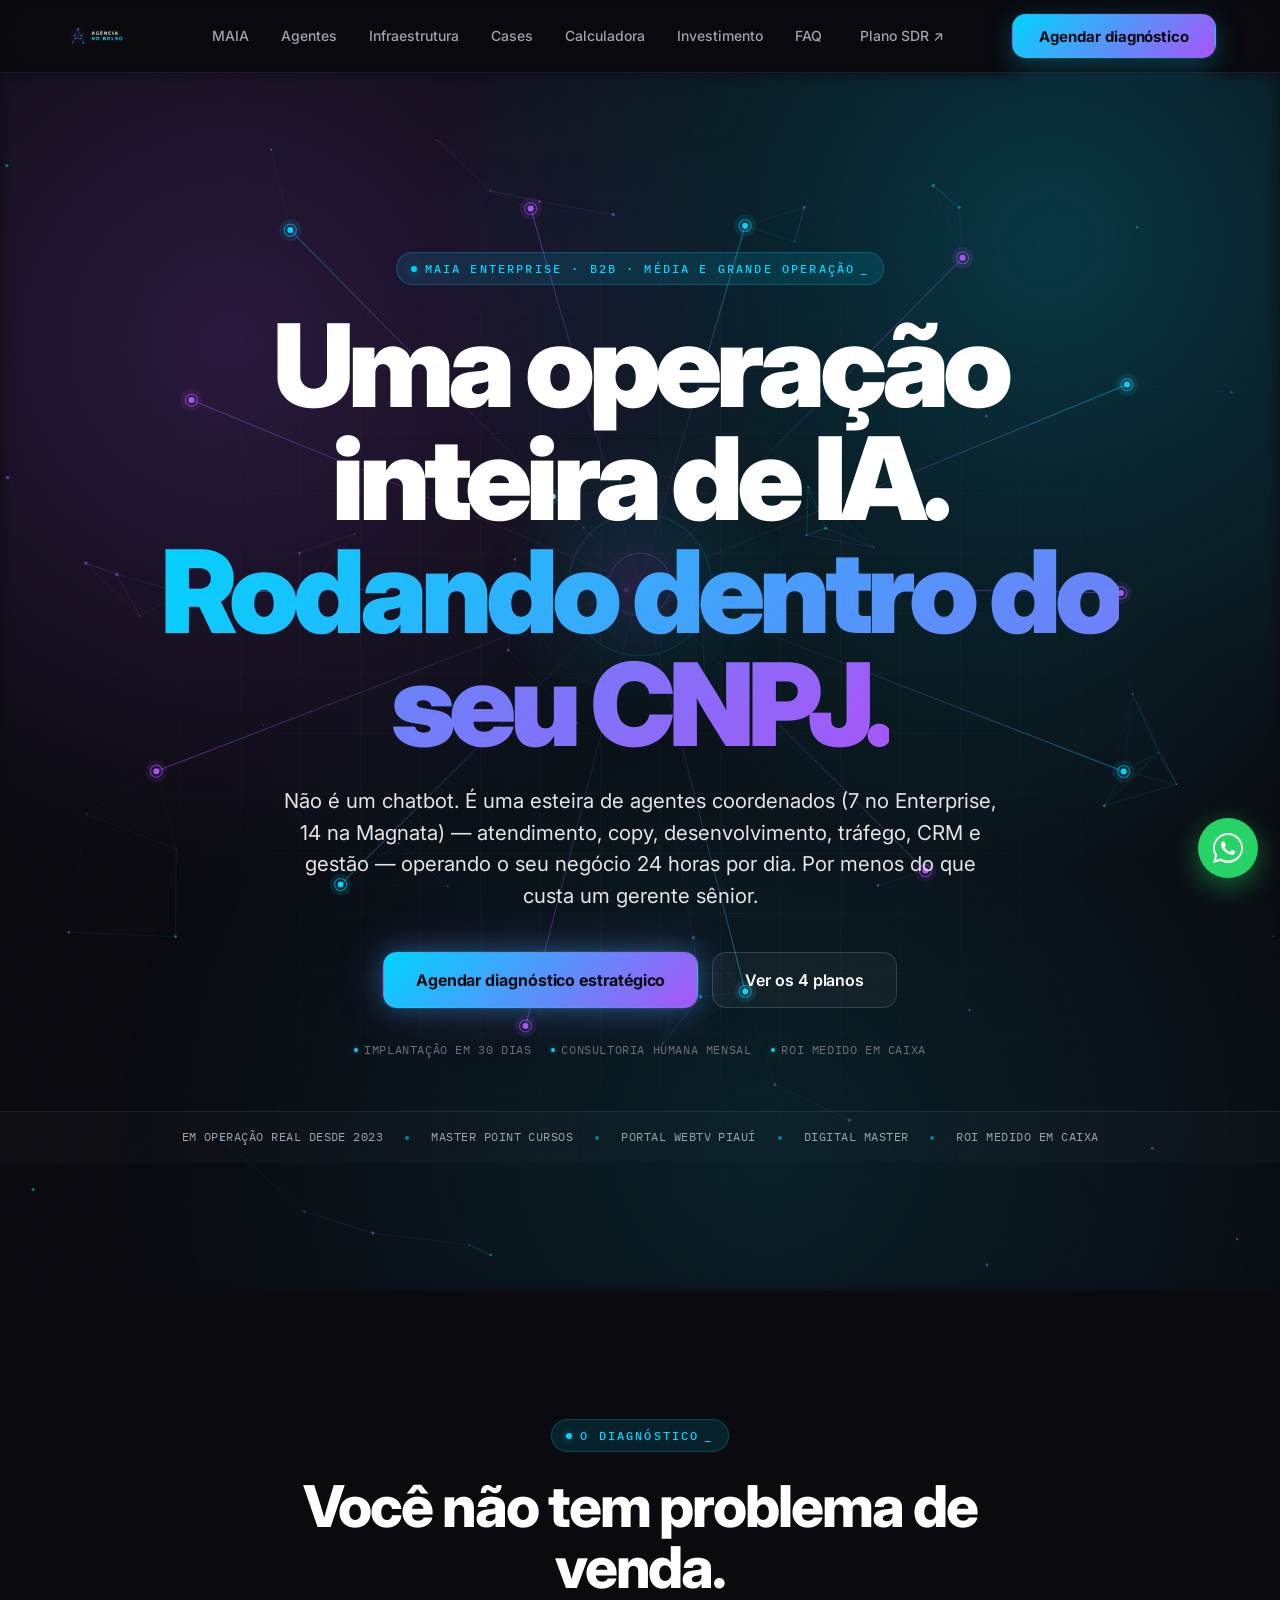
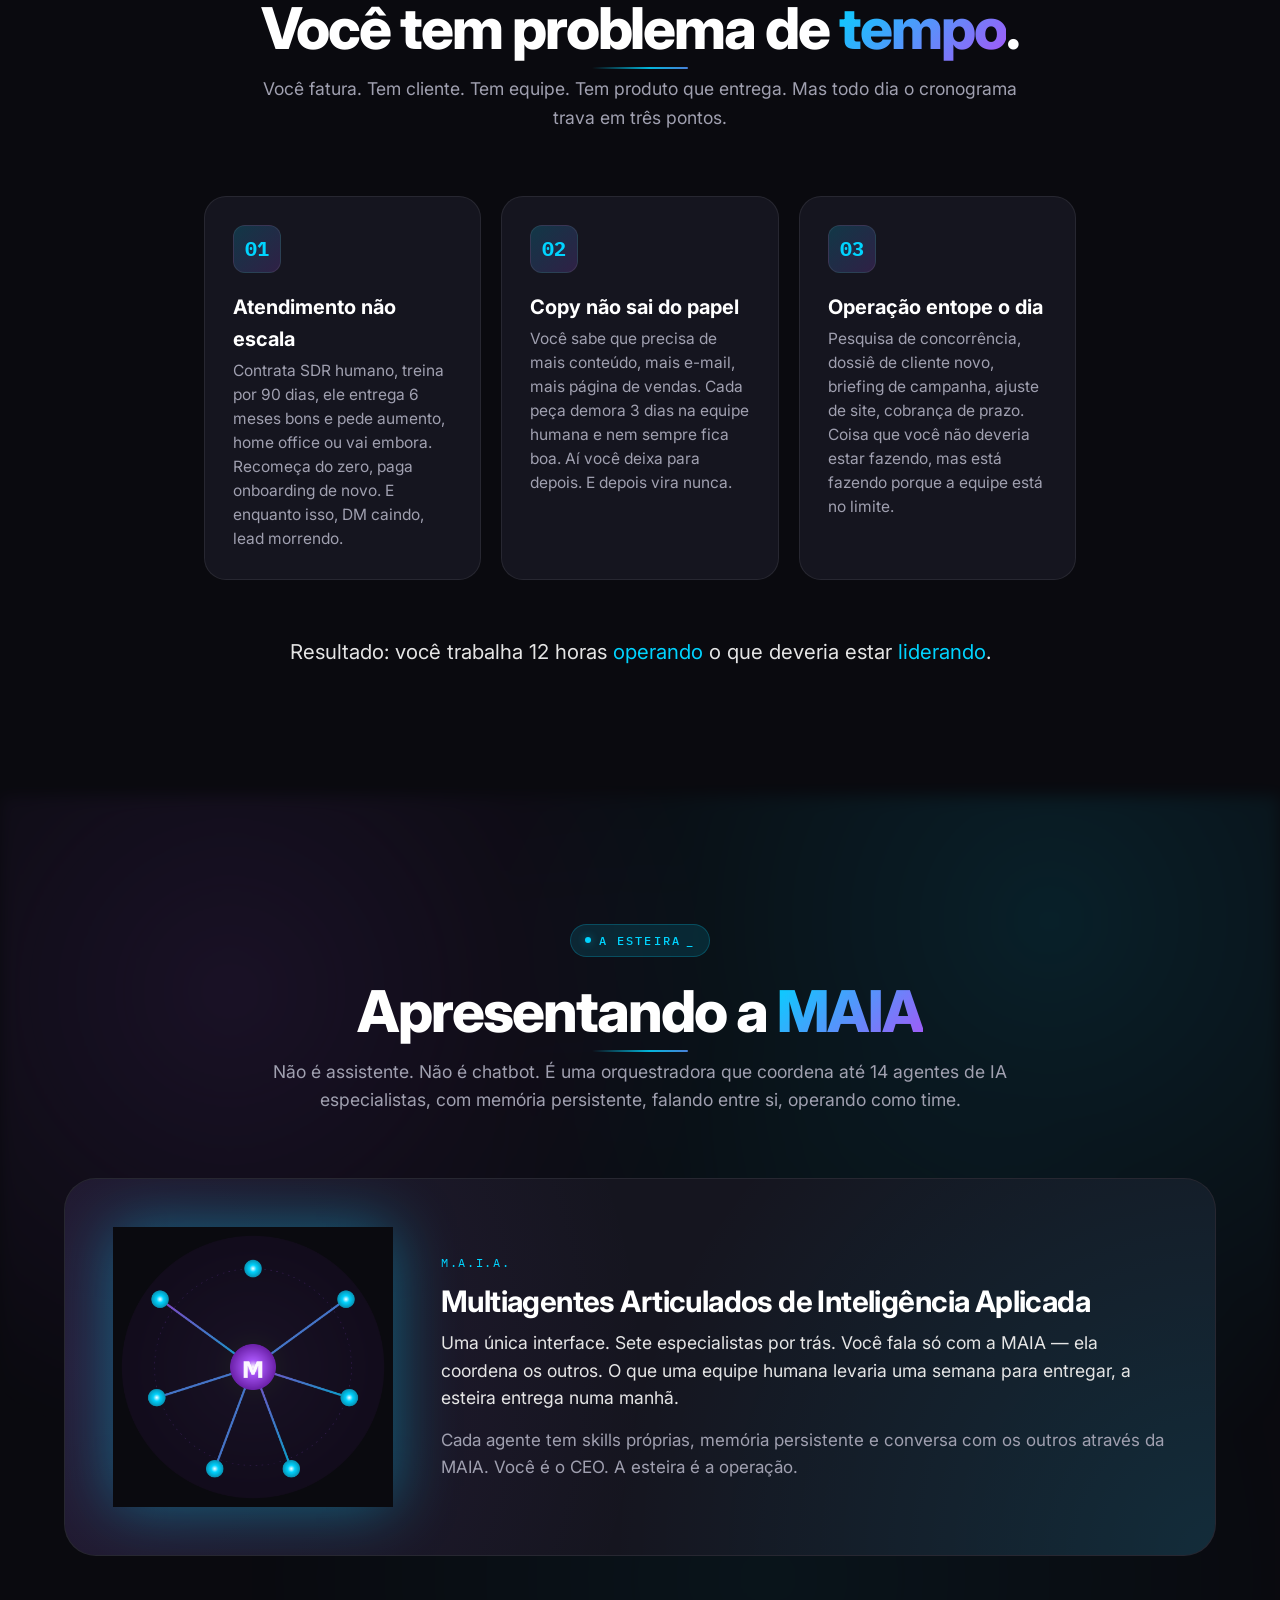
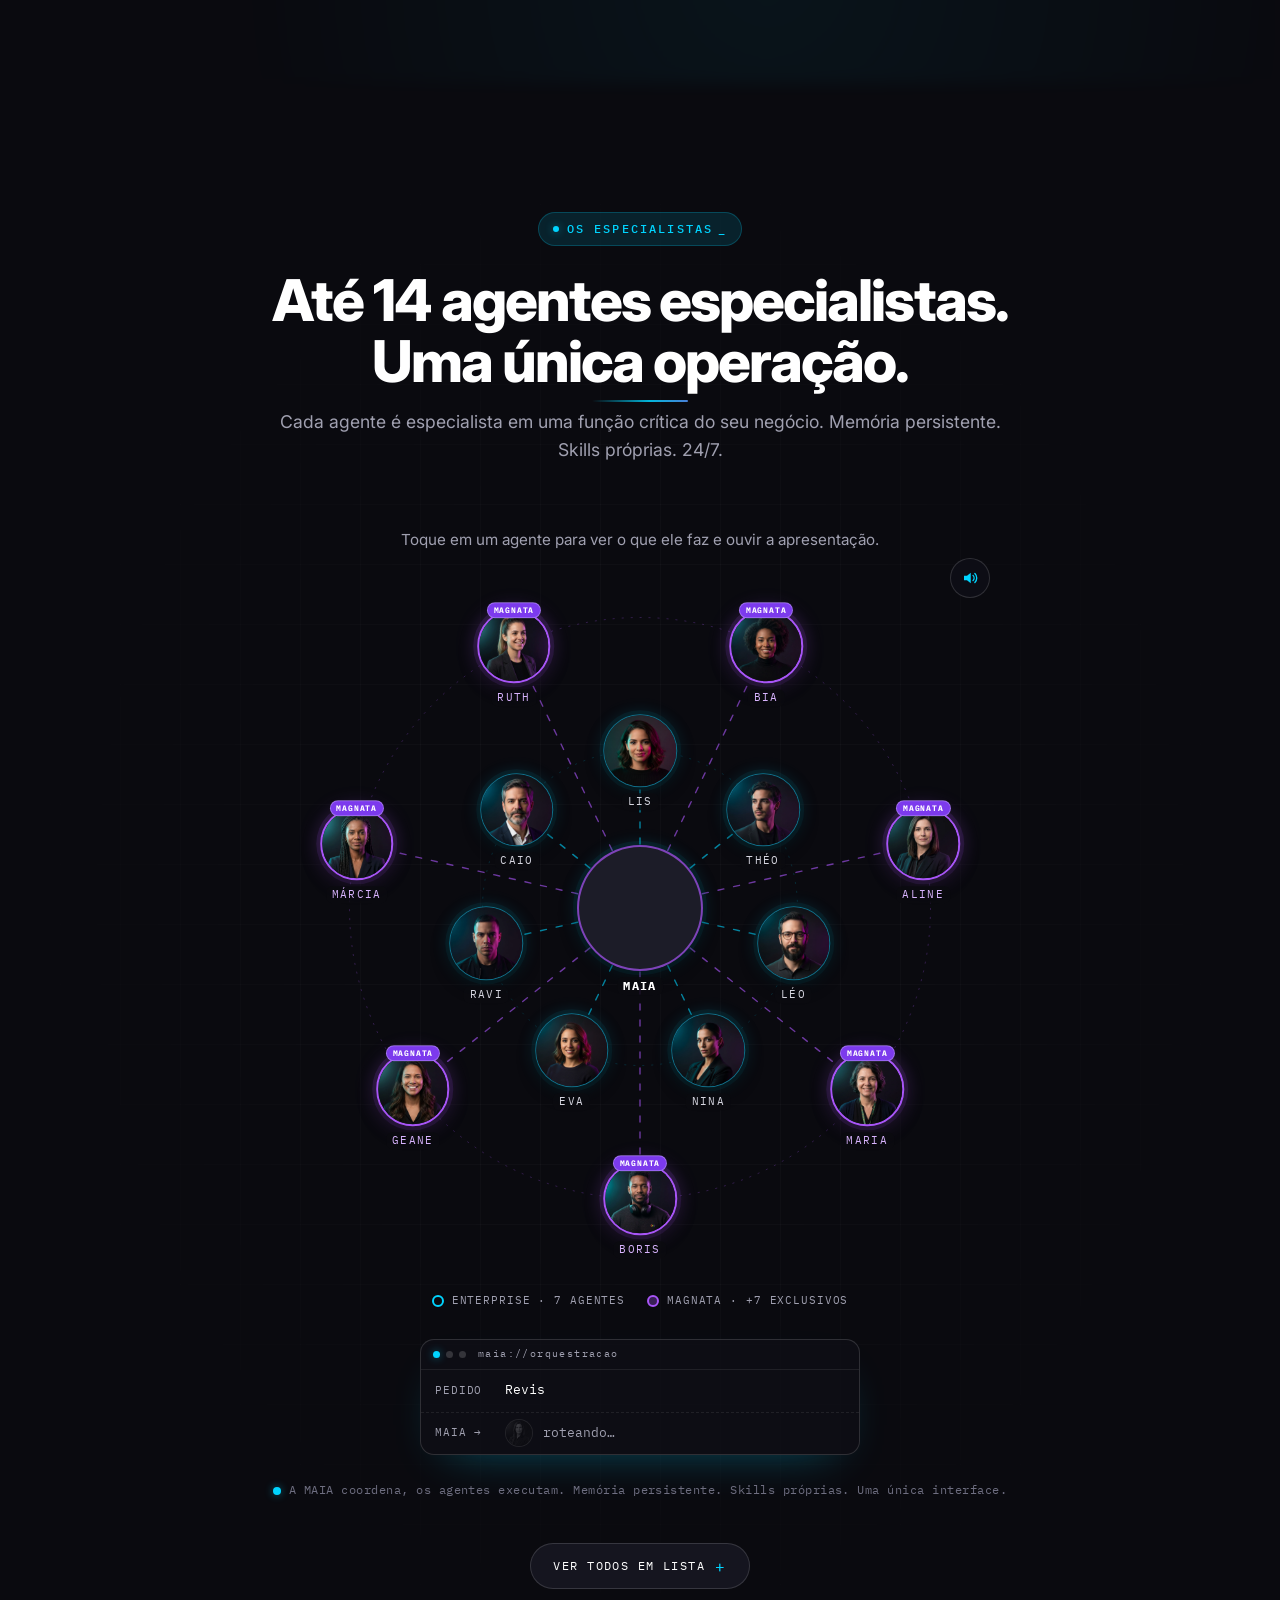
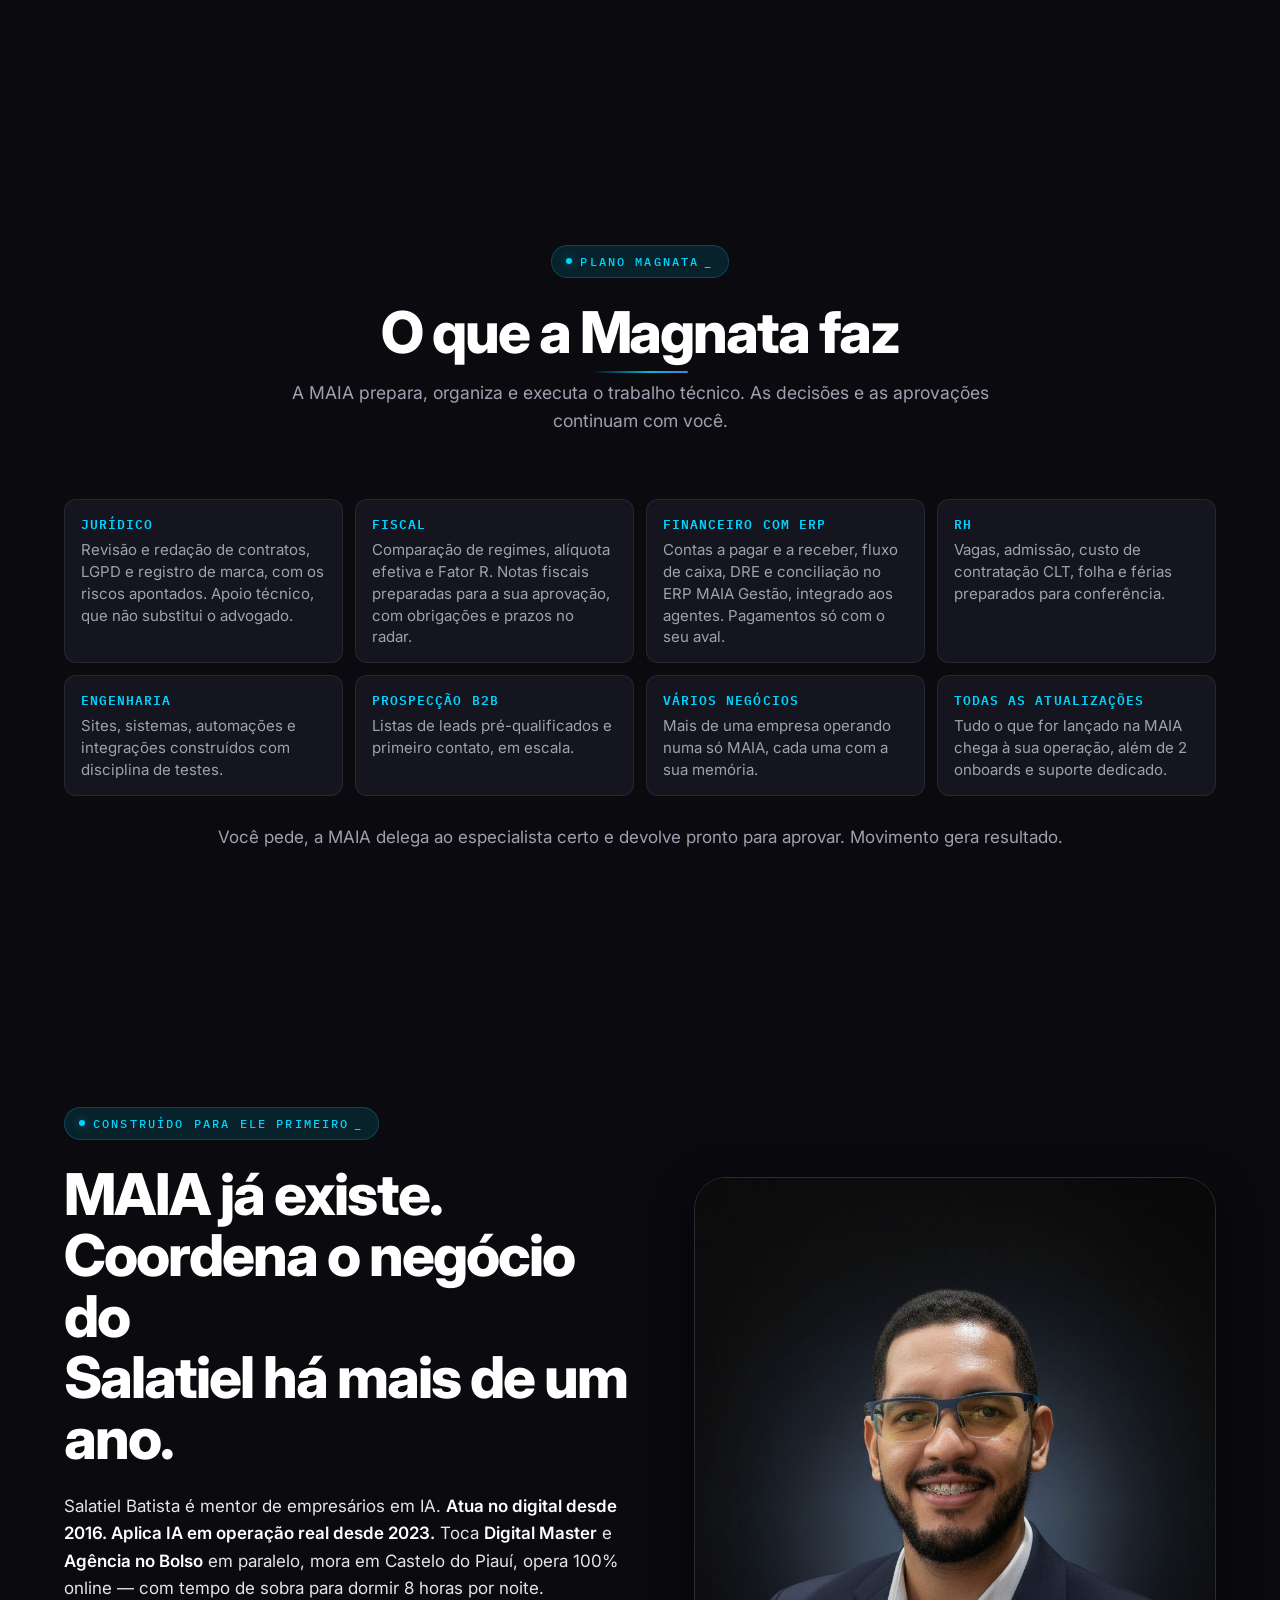
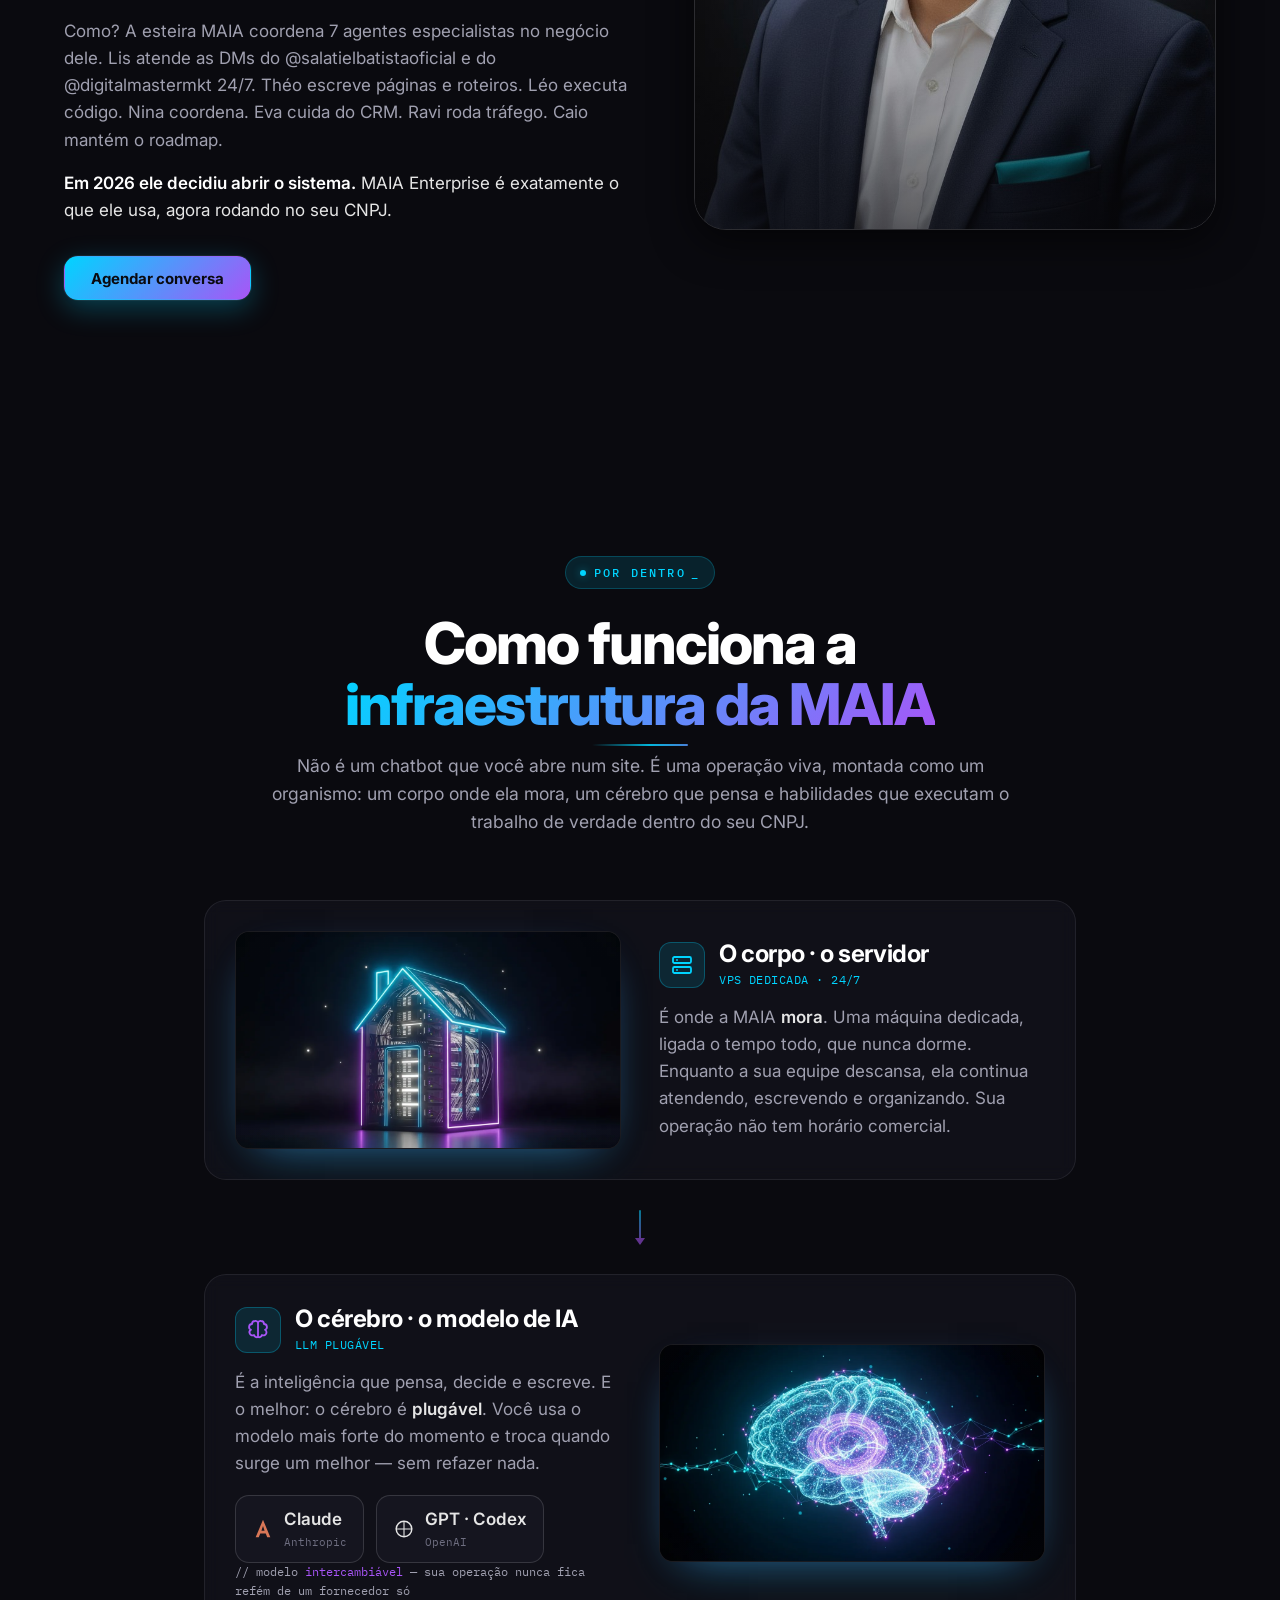
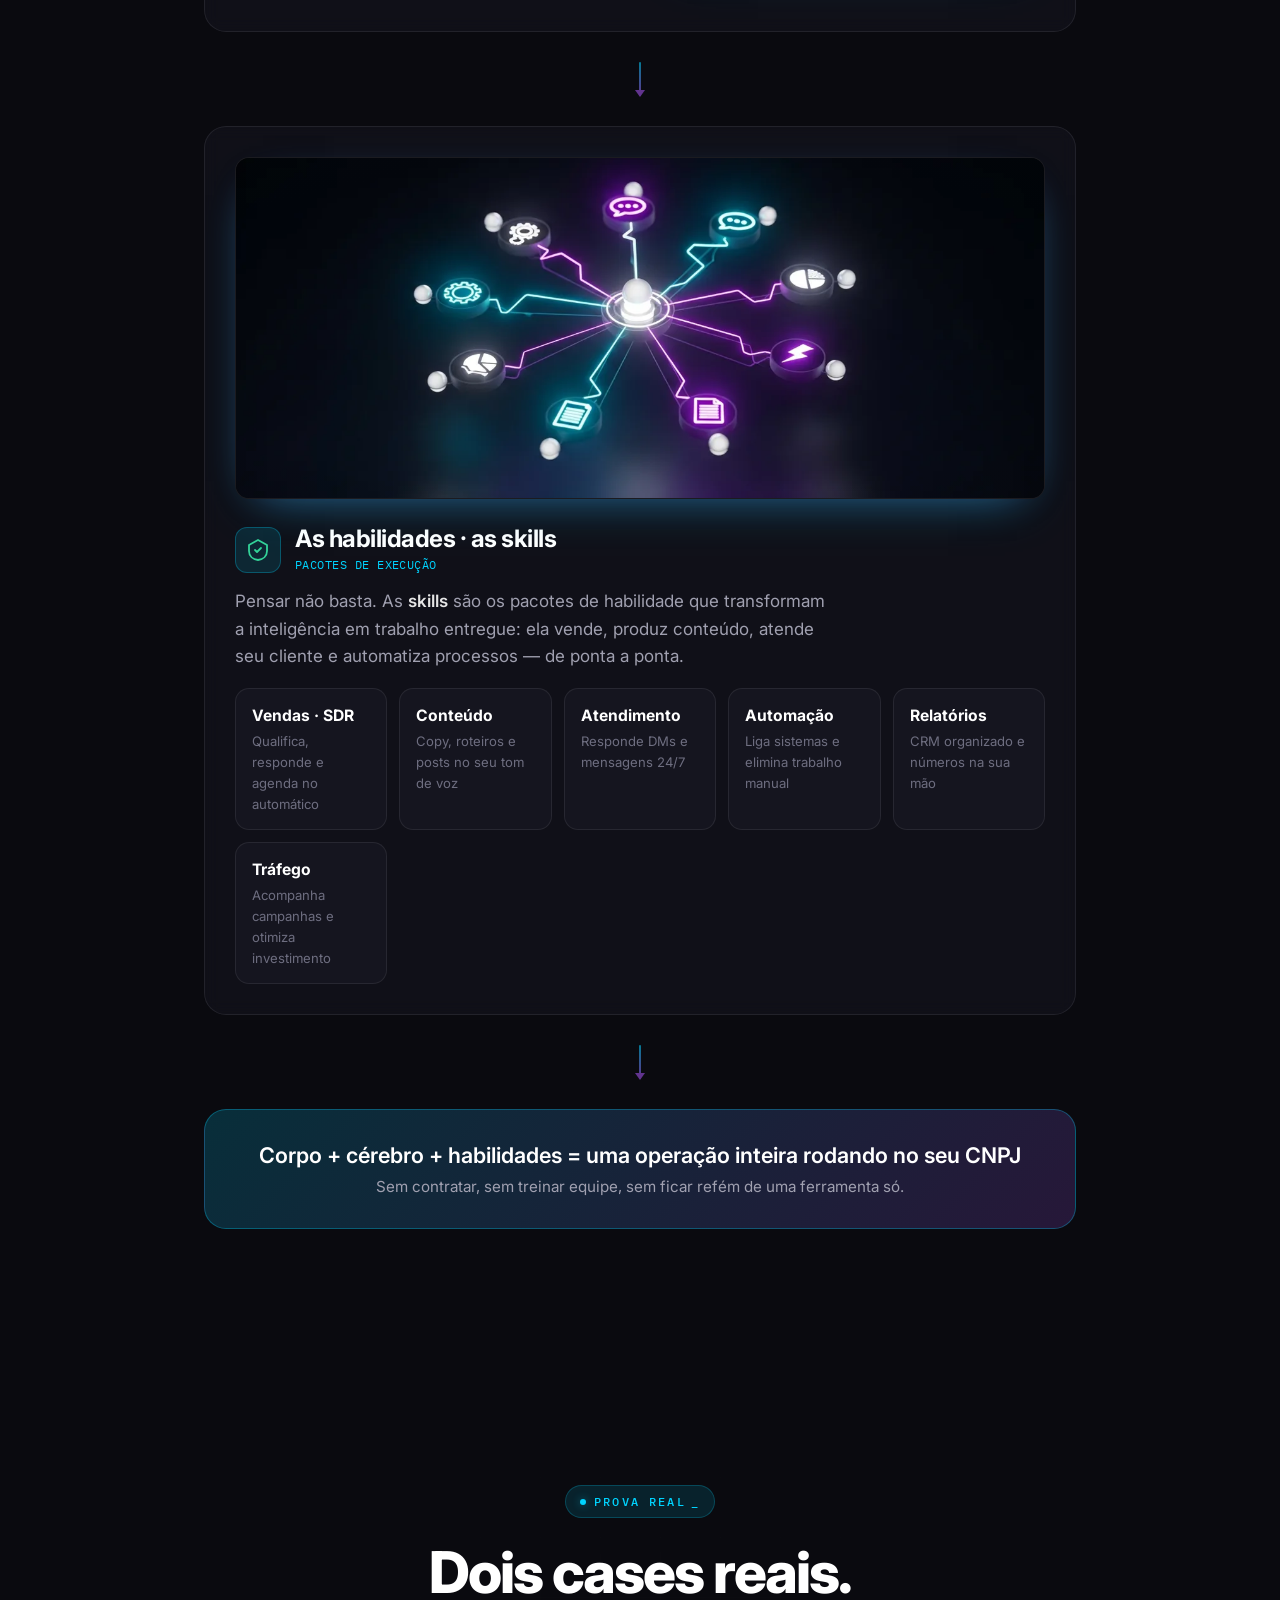
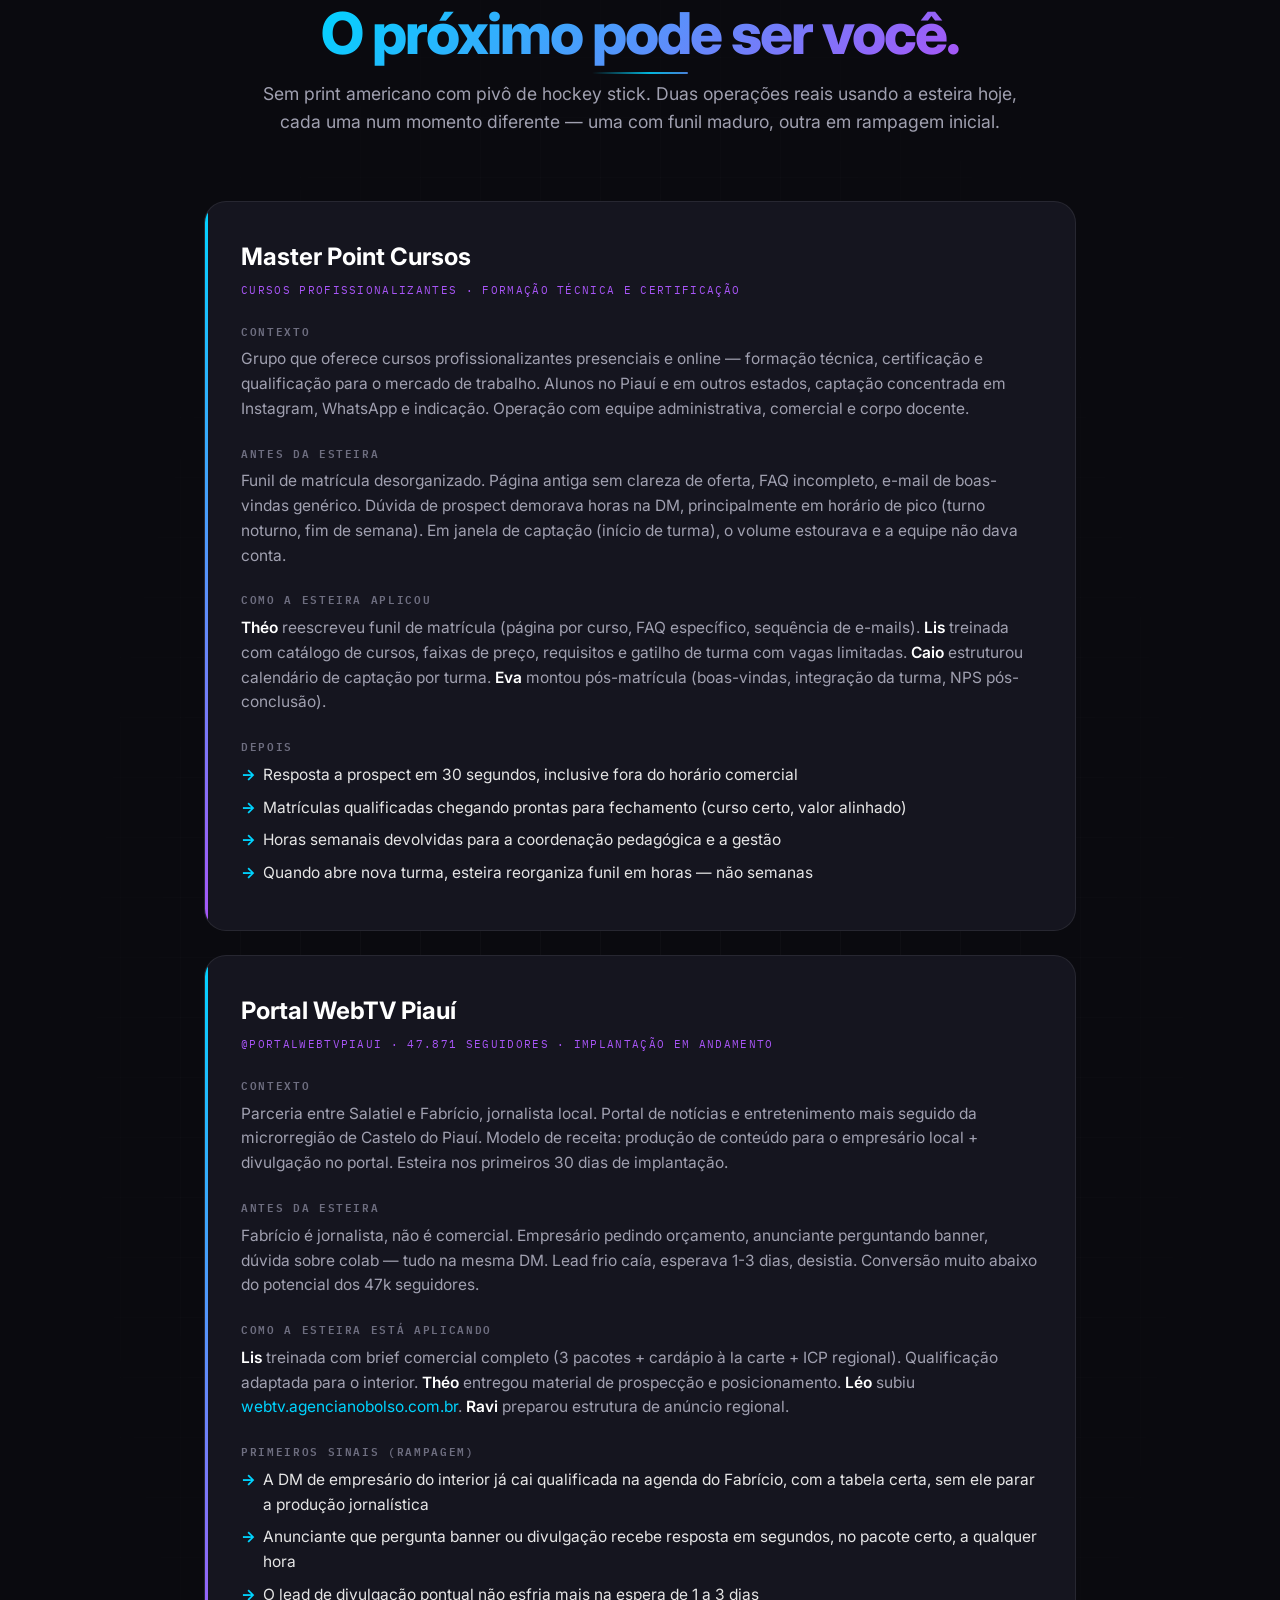
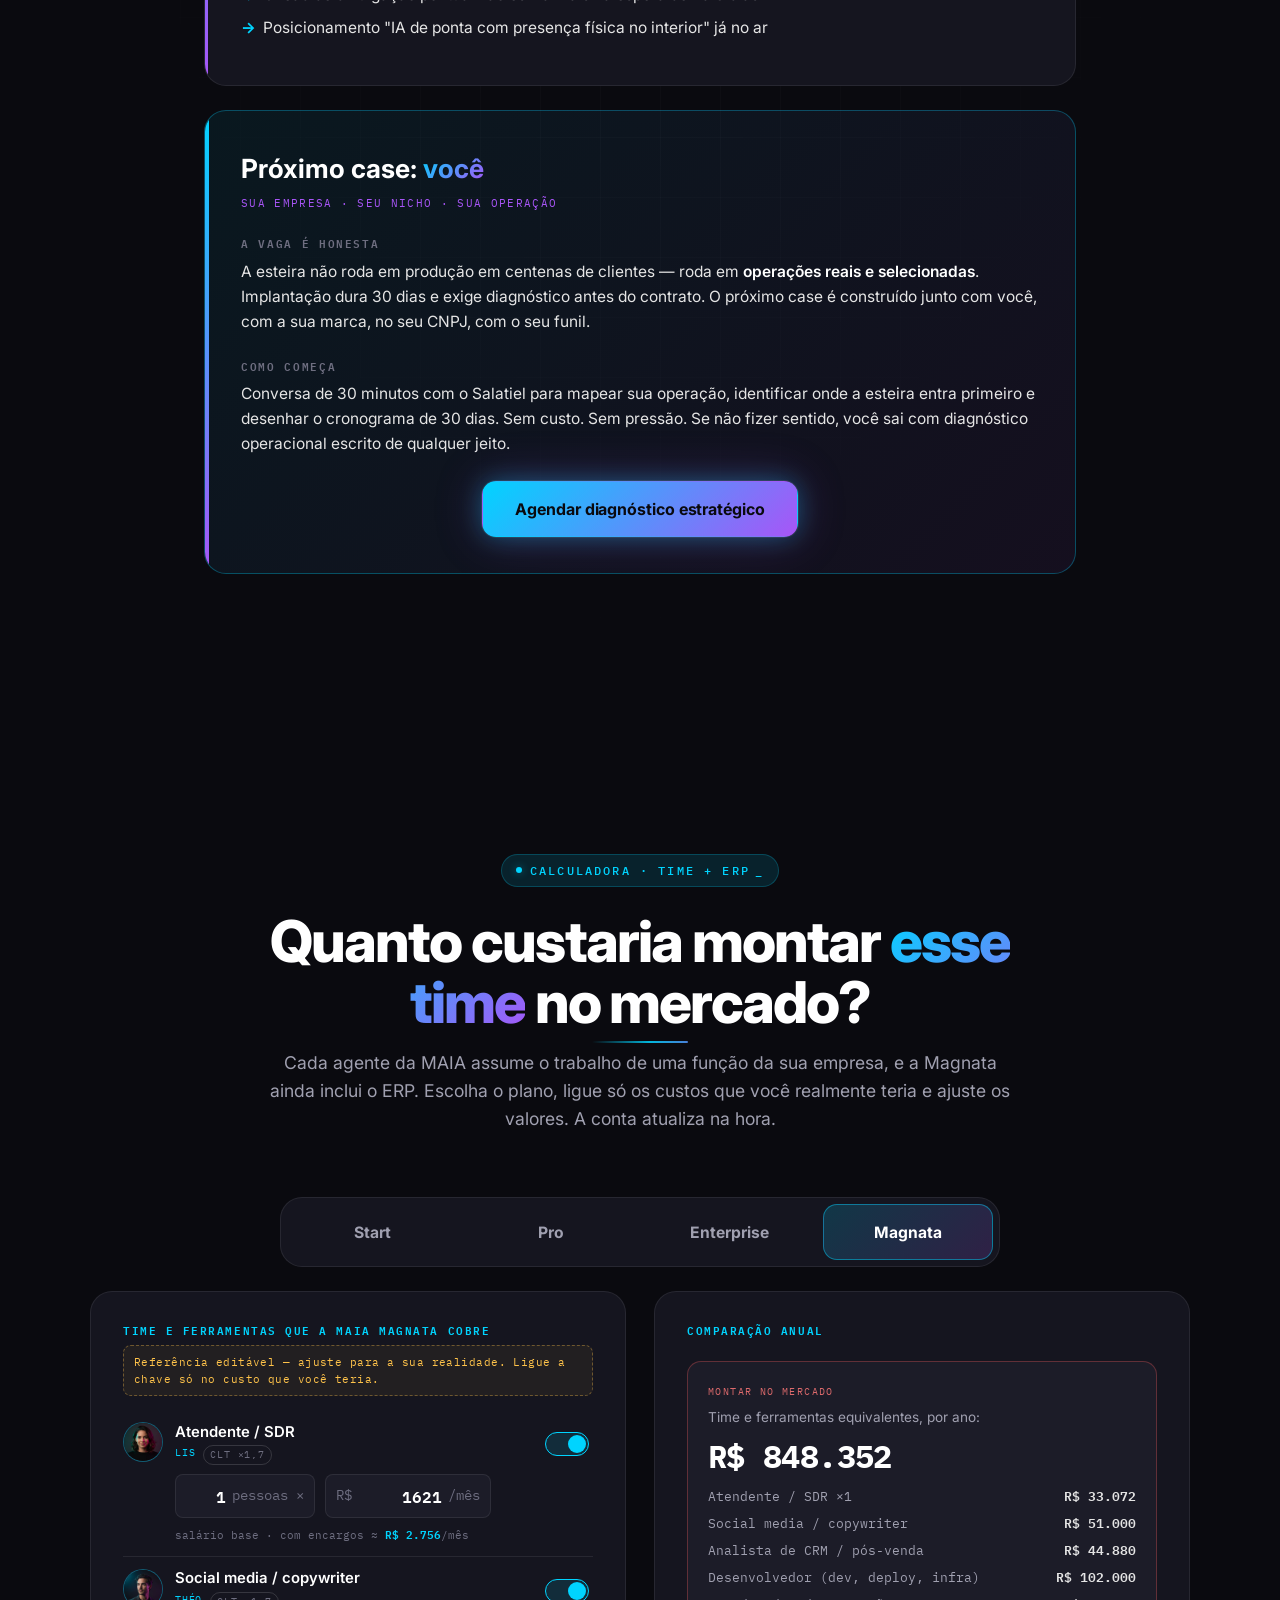
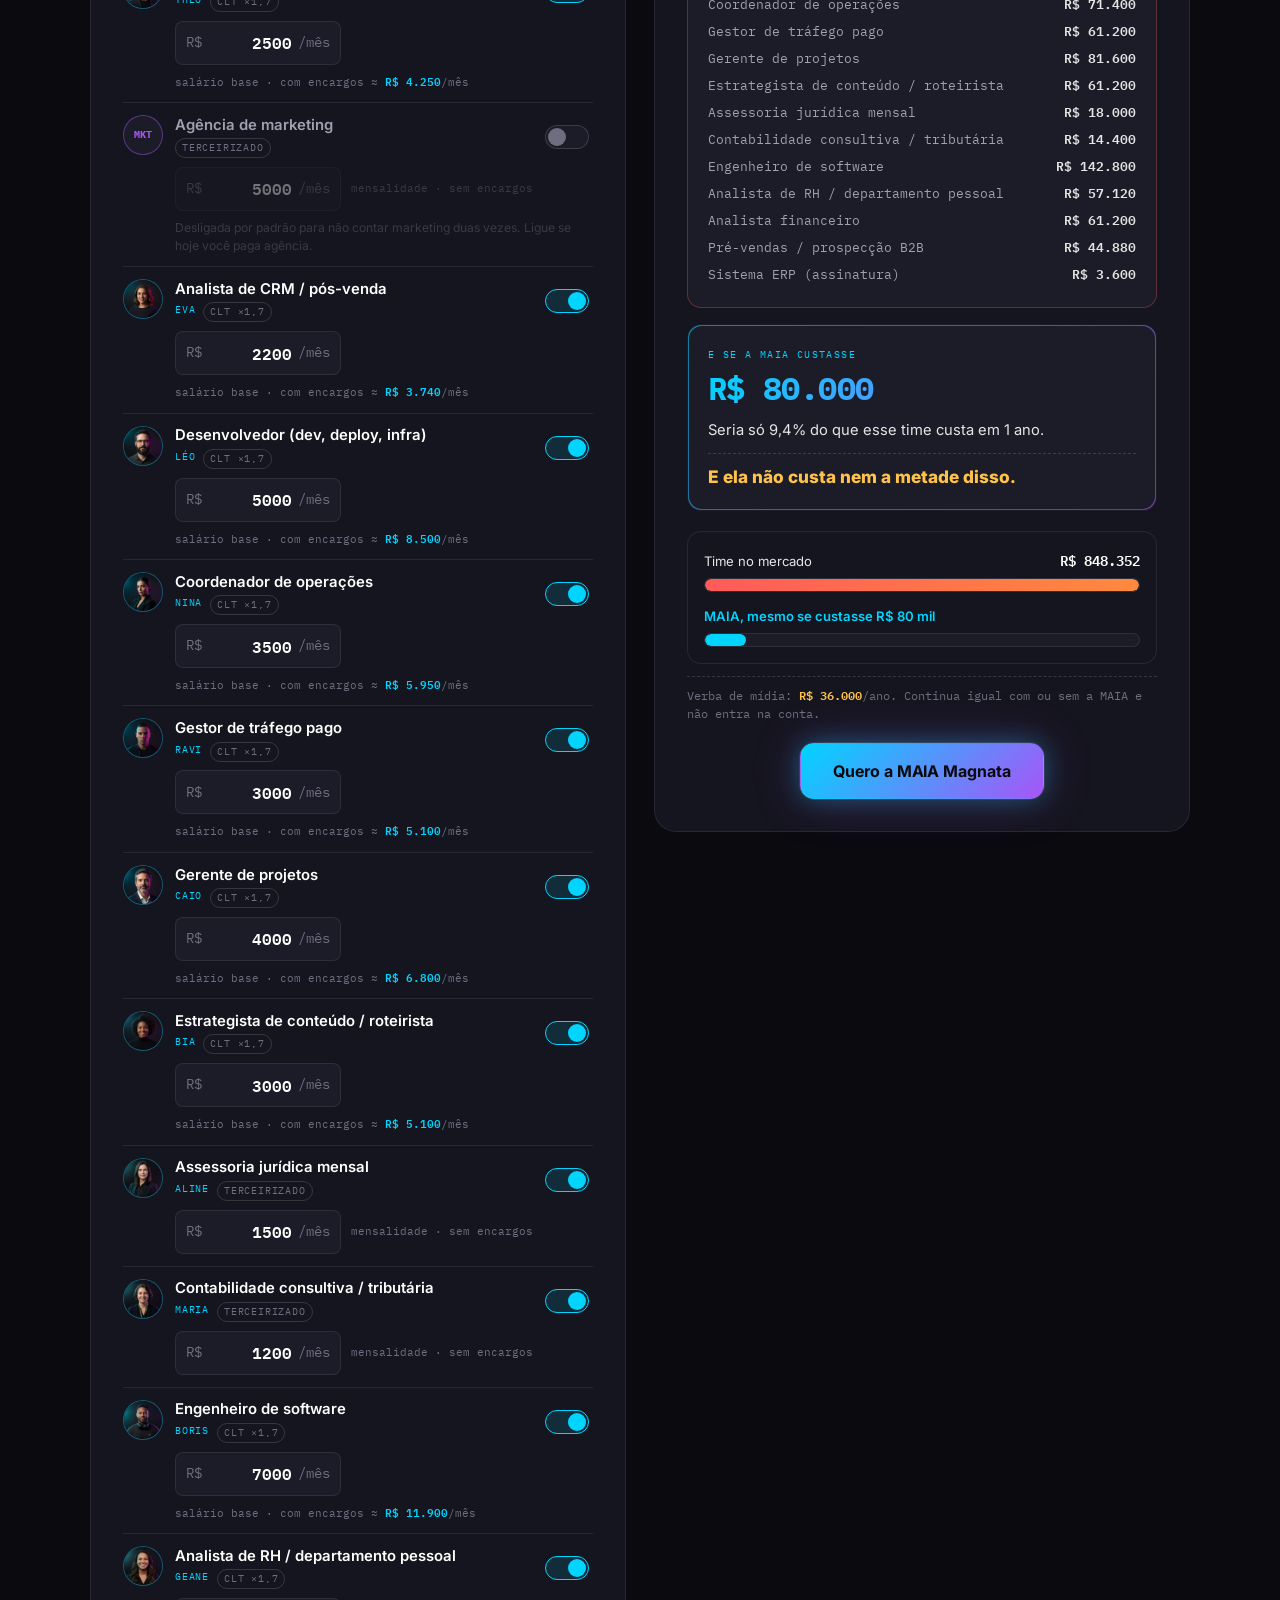
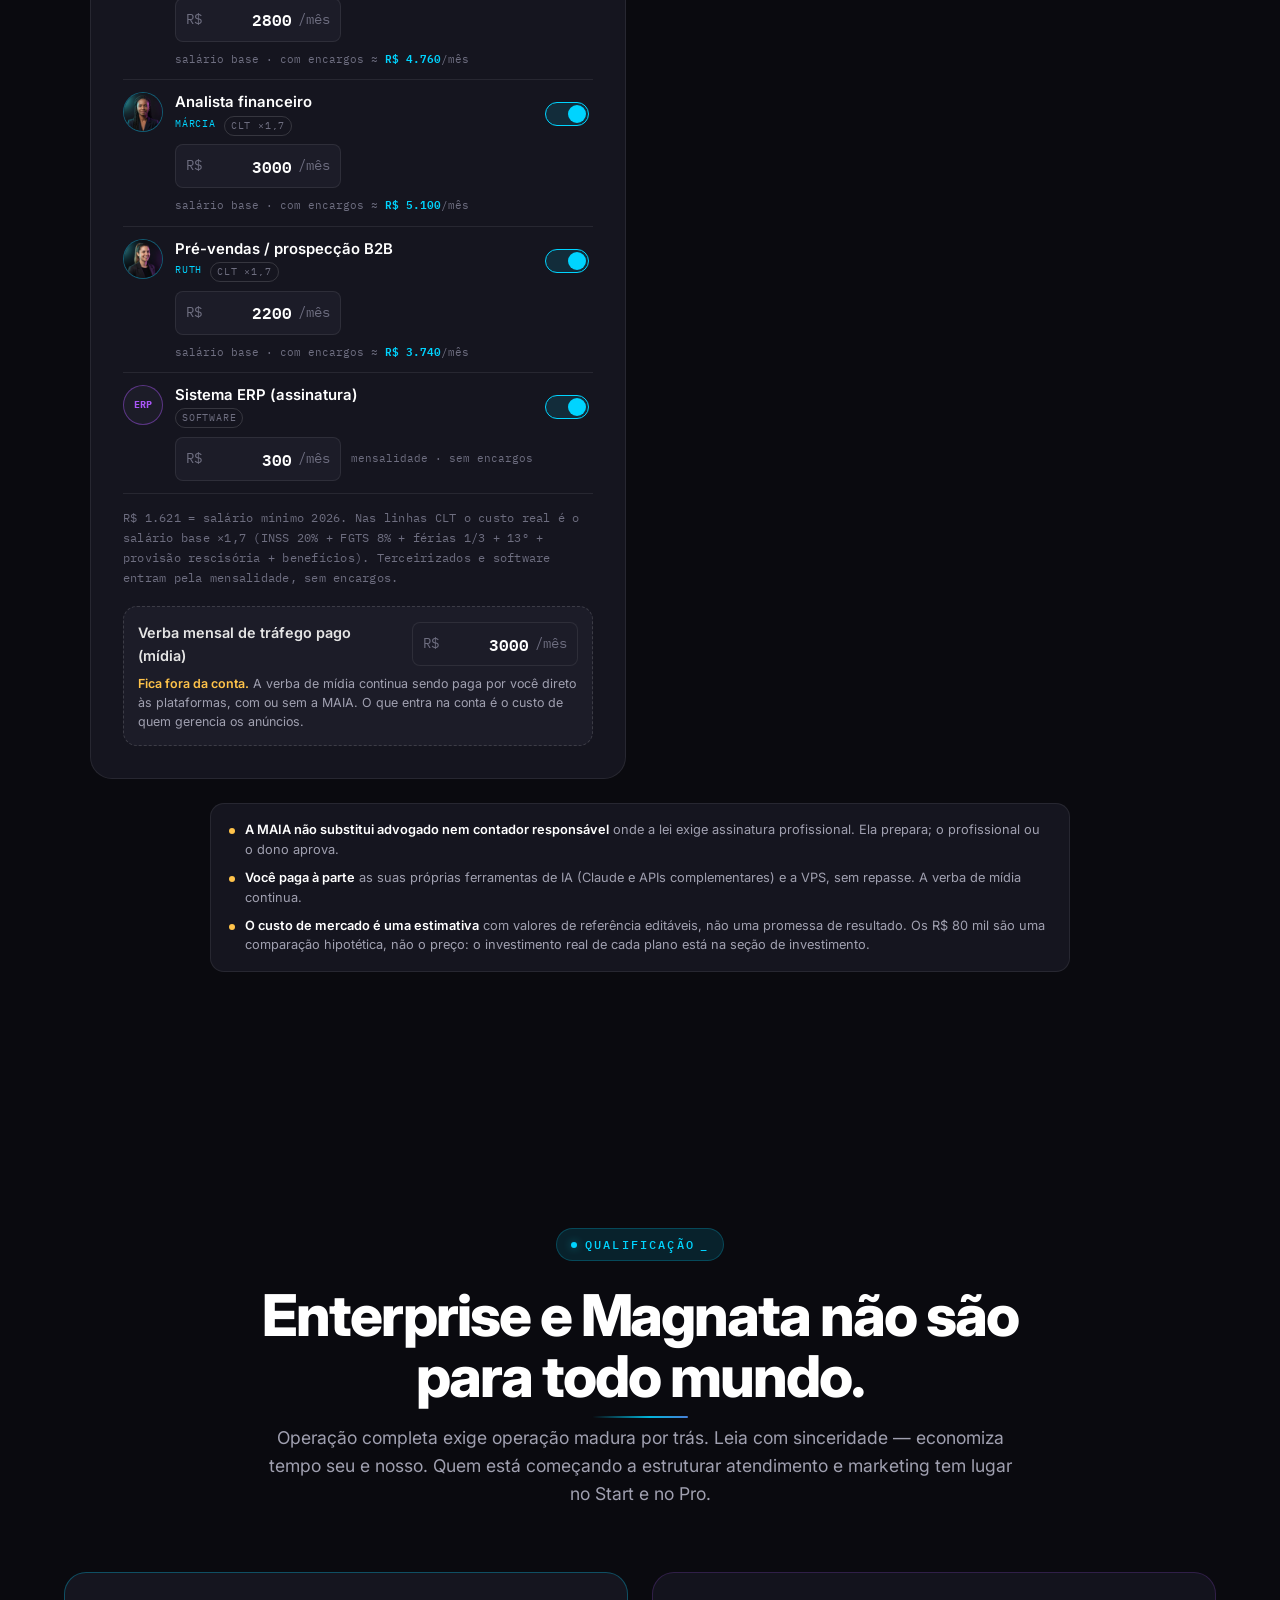
<file: beta/index.html>
<!doctype html>
<html lang="pt-BR">
<head>
<meta charset="utf-8">
<meta name="viewport" content="width=device-width, initial-scale=1, viewport-fit=cover">
<meta name="theme-color" content="#0A0A0F">
<title>Agência no Bolso · MAIA Enterprise — Uma operação inteira de IA no seu CNPJ</title>
<meta name="description" content="MAIA é uma esteira de agentes de IA coordenados que opera atendimento, copy, dev, CRM, tráfego, gestão e, na Magnata, jurídico, fiscal, financeiro com ERP e RH. Quatro planos, do Start ao Magnata, com até 14 agentes. Implantação em 30 dias.">
<meta name="author" content="Agência no Bolso">
<link rel="canonical" href="https://agencianobolso.com.br/">

<!-- Open Graph -->
<meta property="og:type" content="website">
<meta property="og:title" content="Agência no Bolso · MAIA Enterprise">
<meta property="og:description" content="Sua empresa. Com IA real. Uma esteira de agentes coordenados rodando no seu CNPJ. Quatro planos, do Start ao Magnata, com até 14 agentes especialistas.">
<meta property="og:url" content="https://agencianobolso.com.br/">
<meta property="og:image" content="https://agencianobolso.com.br/assets/og-enterprise.png">
<meta property="og:locale" content="pt_BR">
<meta name="twitter:card" content="summary_large_image">

<link rel="icon" href="/assets/favicon.svg" type="image/svg+xml">

<!-- Fonts -->
<link rel="preconnect" href="https://fonts.googleapis.com">
<link rel="preconnect" href="https://fonts.gstatic.com" crossorigin>
<!-- display=optional: zero CLS (fonte usa fallback se nao chegar em 100ms, sem swap posterior) -->
<link rel="stylesheet" href="https://fonts.googleapis.com/css2?family=Inter:wght@400;500;600;700;800;900&family=IBM+Plex+Mono:wght@400;500;600&display=optional">
<link rel="preload" as="image" href="/assets/img/brand/salatiel_hero.jpg" fetchpriority="high">

<link rel="stylesheet" href="/assets/style.css?v=20260606-cnpj-footer">
<link rel="stylesheet" href="/assets/maia-fx.css?v=20261116b">
<meta name="robots" content="noindex">

<!-- JSON-LD -->
<script type="application/ld+json">
{
  "@context": "https://schema.org",
  "@type": "Organization",
  "name": "Agência no Bolso",
  "url": "https://agencianobolso.com.br/",
  "logo": "https://agencianobolso.com.br/assets/img/brand/logo-horizontal-ondark.png",
  "founders": [
    {"@type": "Person", "name": "Raquel Coelho"},
    {"@type": "Person", "name": "Salatiel Batista"},
    {"@type": "Person", "name": "Joel Visgueira"}
  ],
  "sameAs": ["https://instagram.com/digitalmastermkt"]
}
</script>
</head>
<body>

<!-- NAVBAR -->
<nav class="navbar">
  <div class="nav-inner">
    <a href="/" class="nav-logo" aria-label="Agência no Bolso">
      <img src="/assets/img/brand/logo-horizontal-ondark.png" alt="Agência no Bolso" width="240" height="50">
    </a>
    <div class="nav-links">
      <a href="#maia">MAIA</a>
      <a href="#agentes">Agentes</a>
      <a href="#infraestrutura">Infraestrutura</a>
      <a href="#cases">Cases</a>
      <a href="#roi-calc-maia">Calculadora</a>
      <a href="#investimento">Investimento</a>
      <a href="#faq">FAQ</a>
      <a href="/sdr/" class="btn-ghost">Plano SDR ↗</a>
    </div>
    <a href="https://wa.me/5586981141438?text=Ol%C3%A1%20Salatiel%2C%20quero%20agendar%20diagn%C3%B3stico%20estrat%C3%A9gico%20da%20MAIA%20Enterprise" class="btn btn-primary" target="_blank" rel="noopener">Agendar diagnóstico</a>
  </div>
</nav>

<!-- HERO -->
<header class="hero">
  <div class="mesh-gradient-bg"></div>
  <div class="grid-bg"></div>
  <div class="noise-bg"></div>
  <div class="container hero-inner">
    <span class="eyebrow">MAIA Enterprise · B2B · Média e grande operação</span>
    <h1 class="huge-headline">Uma operação inteira de IA.<br><span class="gradient-text">Rodando dentro do seu CNPJ.</span></h1>
    <p class="lead">Não é um chatbot. É uma esteira de agentes coordenados (7 no Enterprise, 14 na Magnata) — atendimento, copy, desenvolvimento, tráfego, CRM e gestão — operando o seu negócio 24 horas por dia. Por menos do que custa um gerente sênior.</p>
    <div class="cta-row" style="justify-content:center">
      <a href="https://wa.me/5586981141438?text=Ol%C3%A1%20Salatiel%2C%20quero%20agendar%20diagn%C3%B3stico%20estrat%C3%A9gico%20da%20MAIA%20Enterprise" class="btn glow-cta btn-lg" target="_blank" rel="noopener">Agendar diagnóstico estratégico</a>
      <a href="#investimento" class="btn btn-secondary btn-lg">Ver os 4 planos</a>
    </div>
    <div class="hero-meta">
      <span>Implantação em 30 dias</span>
      <span>Consultoria humana mensal</span>
      <span>ROI medido em caixa</span>
    </div>
  </div>
  <div class="cred-bar">
    <div class="container">
      <p><span>Em operação real desde 2023</span><span>Master Point Cursos</span><span>Portal WebTV Piauí</span><span>Digital Master</span><span>ROI medido em caixa</span></p>
    </div>
  </div>
</header>

<!-- PROBLEMA -->
<section id="problema">
  <div class="container container-narrow">
    <div class="section-header">
      <span class="eyebrow">O Diagnóstico</span>
      <h2>Você não tem problema de venda.<br>Você tem problema de <span class="gradient-text">tempo</span>.</h2>
      <p>Você fatura. Tem cliente. Tem equipe. Tem produto que entrega. Mas todo dia o cronograma trava em três pontos.</p>
    </div>

    <div class="grid grid-3" style="gap:20px">
      <div class="agent-card">
        <div class="agent-icon">01</div>
        <div class="agent-name">Atendimento não escala</div>
        <p class="agent-desc">Contrata SDR humano, treina por 90 dias, ele entrega 6 meses bons e pede aumento, home office ou vai embora. Recomeça do zero, paga onboarding de novo. E enquanto isso, DM caindo, lead morrendo.</p>
      </div>
      <div class="agent-card">
        <div class="agent-icon">02</div>
        <div class="agent-name">Copy não sai do papel</div>
        <p class="agent-desc">Você sabe que precisa de mais conteúdo, mais e-mail, mais página de vendas. Cada peça demora 3 dias na equipe humana e nem sempre fica boa. Aí você deixa para depois. E depois vira nunca.</p>
      </div>
      <div class="agent-card">
        <div class="agent-icon">03</div>
        <div class="agent-name">Operação entope o dia</div>
        <p class="agent-desc">Pesquisa de concorrência, dossiê de cliente novo, briefing de campanha, ajuste de site, cobrança de prazo. Coisa que você não deveria estar fazendo, mas está fazendo porque a equipe está no limite.</p>
      </div>
    </div>

    <p class="lead" style="text-align:center; margin: 56px auto 0">Resultado: você trabalha 12 horas <em>operando</em> o que deveria estar <em>liderando</em>.</p>
  </div>
</section>

<!-- SOLUÇÃO MAIA -->
<section id="maia">
  <div class="mesh-gradient-bg" style="opacity:.5"></div>
  <div class="container">
    <div class="section-header">
      <span class="eyebrow">A Esteira</span>
      <h2>Apresentando a <span class="gradient-text">MAIA</span></h2>
      <p>Não é assistente. Não é chatbot. É uma orquestradora que coordena até 14 agentes de IA especialistas, com memória persistente, falando entre si, operando como time.</p>
    </div>

    <div class="maia-feature">
      <img src="/assets/img/brand/maia-symbol.png" alt="Símbolo MAIA — orquestradora de IA" loading="lazy" width="2000" height="2000">
      <div>
        <span class="maia-acronym">M.A.I.A.</span>
        <h3>Multiagentes Articulados de Inteligência Aplicada</h3>
        <p class="lead" style="font-size:1.1rem">Uma única interface. Sete especialistas por trás. Você fala só com a MAIA — ela coordena os outros. O que uma equipe humana levaria uma semana para entregar, a esteira entrega numa manhã.</p>
        <p style="color:var(--text-2); margin-top:14px">Cada agente tem skills próprias, memória persistente e conversa com os outros através da MAIA. Você é o CEO. A esteira é a operação.</p>
      </div>
    </div>
  </div>
</section>

<!-- AGENTES -->
<section id="agentes">
  <div class="grid-bg"></div>
  <div class="container">
    <div class="section-header">
      <span class="eyebrow">Os Especialistas</span>
      <h2>Até 14 agentes especialistas.<br>Uma única operação.</h2>
      <p>Cada agente é especialista em uma função crítica do seu negócio. Memória persistente. Skills próprias. 24/7.</p>
    </div>

    <!-- DIAGRAMA DE ORQUESTRAÇÃO INTERATIVO (MAIA + 14 agentes em dois anéis) -->
    <div class="orchestration-wrap orq-wrap" id="orquestracao">
      <p class="orq-hint">Toque em um agente para ver o que ele faz e ouvir a apresentação.</p>
      <div class="orq" role="group" aria-label="Diagrama de orquestração: a MAIA no centro, ligada aos 7 agentes do Enterprise no anel interno e aos 7 exclusivos da Magnata no anel externo.">
        <svg class="orq-svg" viewBox="0 0 1000 1000" preserveAspectRatio="none" aria-hidden="true" focusable="false">
          <circle class="orq-ring" cx="500" cy="500" r="225"/>
          <circle class="orq-ring orq-ring-mag" cx="500" cy="500" r="415"/>
          <line class="orq-line" data-line="lis" x1="500" y1="500" x2="500.0" y2="275.0"/>
          <line class="orq-line" data-line="theo" x1="500" y1="500" x2="675.9" y2="359.7"/>
          <line class="orq-line" data-line="leo" x1="500" y1="500" x2="719.4" y2="550.1"/>
          <line class="orq-line" data-line="nina" x1="500" y1="500" x2="597.6" y2="702.7"/>
          <line class="orq-line" data-line="eva" x1="500" y1="500" x2="402.4" y2="702.7"/>
          <line class="orq-line" data-line="ravi" x1="500" y1="500" x2="280.6" y2="550.1"/>
          <line class="orq-line" data-line="caio" x1="500" y1="500" x2="324.1" y2="359.7"/>
          <line class="orq-line orq-line-mag" data-line="bia" x1="500" y1="500" x2="680.1" y2="126.1"/>
          <line class="orq-line orq-line-mag" data-line="aline" x1="500" y1="500" x2="904.6" y2="407.7"/>
          <line class="orq-line orq-line-mag" data-line="maria" x1="500" y1="500" x2="824.5" y2="758.7"/>
          <line class="orq-line orq-line-mag" data-line="boris" x1="500" y1="500" x2="500.0" y2="915.0"/>
          <line class="orq-line orq-line-mag" data-line="geane" x1="500" y1="500" x2="175.5" y2="758.7"/>
          <line class="orq-line orq-line-mag" data-line="marcia" x1="500" y1="500" x2="95.4" y2="407.7"/>
          <line class="orq-line orq-line-mag" data-line="ruth" x1="500" y1="500" x2="319.9" y2="126.1"/>
        </svg>
        <span class="orq-dot" aria-hidden="true"></span>

        <button type="button" class="orq-node orq-center" data-agent="maia" style="--x:50%;--y:50%" aria-haspopup="dialog" aria-label="MAIA, orquestradora central. Abrir apresentação">
          <span class="orq-av"><img src="/assets/img/agentes/maia.webp" alt="" loading="lazy" decoding="async" width="360" height="360"></span>
          <span class="orq-label">MAIA</span>
        </button>

        <button type="button" class="orq-node" data-agent="lis" style="--x:50.00%;--y:27.50%" aria-haspopup="dialog" aria-label="Lis, SDR e atendimento. Abrir apresentação">
          <span class="orq-av"><img src="/assets/img/agentes/lis.webp" alt="" loading="lazy" decoding="async" width="200" height="200"></span>
          <span class="orq-label">Lis</span>
        </button>
        <button type="button" class="orq-node" data-agent="theo" style="--x:67.59%;--y:35.97%" aria-haspopup="dialog" aria-label="Théo, Copy, conteúdo e persona. Abrir apresentação">
          <span class="orq-av"><img src="/assets/img/agentes/theo.webp" alt="" loading="lazy" decoding="async" width="200" height="200"></span>
          <span class="orq-label">Théo</span>
        </button>
        <button type="button" class="orq-node" data-agent="leo" style="--x:71.94%;--y:55.01%" aria-haspopup="dialog" aria-label="Léo, Dev, deploy e infra. Abrir apresentação">
          <span class="orq-av"><img src="/assets/img/agentes/leo.webp" alt="" loading="lazy" decoding="async" width="200" height="200"></span>
          <span class="orq-label">Léo</span>
        </button>
        <button type="button" class="orq-node" data-agent="nina" style="--x:59.76%;--y:70.27%" aria-haspopup="dialog" aria-label="Nina, Operações e coordenação. Abrir apresentação">
          <span class="orq-av"><img src="/assets/img/agentes/nina.webp" alt="" loading="lazy" decoding="async" width="200" height="200"></span>
          <span class="orq-label">Nina</span>
        </button>
        <button type="button" class="orq-node" data-agent="eva" style="--x:40.24%;--y:70.27%" aria-haspopup="dialog" aria-label="Eva, CRM e pós-venda. Abrir apresentação">
          <span class="orq-av"><img src="/assets/img/agentes/eva.webp" alt="" loading="lazy" decoding="async" width="200" height="200"></span>
          <span class="orq-label">Eva</span>
        </button>
        <button type="button" class="orq-node" data-agent="ravi" style="--x:28.06%;--y:55.01%" aria-haspopup="dialog" aria-label="Ravi, Tráfego pago e mídia. Abrir apresentação">
          <span class="orq-av"><img src="/assets/img/agentes/ravi.webp" alt="" loading="lazy" decoding="async" width="200" height="200"></span>
          <span class="orq-label">Ravi</span>
        </button>
        <button type="button" class="orq-node" data-agent="caio" style="--x:32.41%;--y:35.97%" aria-haspopup="dialog" aria-label="Caio, Projetos e roadmap. Abrir apresentação">
          <span class="orq-av"><img src="/assets/img/agentes/caio.webp" alt="" loading="lazy" decoding="async" width="200" height="200"></span>
          <span class="orq-label">Caio</span>
        </button>
        <button type="button" class="orq-node orq-mag" data-agent="bia" style="--x:68.01%;--y:12.61%" aria-haspopup="dialog" aria-label="Bia, Conteúdo e roteiros, exclusivo Magnata. Abrir apresentação">
          <span class="orq-av"><img src="/assets/img/agentes/bia.webp" alt="" loading="lazy" decoding="async" width="200" height="200"></span>
          <span class="orq-label">Bia</span>
        </button>
        <button type="button" class="orq-node orq-mag" data-agent="aline" style="--x:90.46%;--y:40.77%" aria-haspopup="dialog" aria-label="Aline, Jurídico de apoio, exclusivo Magnata. Abrir apresentação">
          <span class="orq-av"><img src="/assets/img/agentes/aline.webp" alt="" loading="lazy" decoding="async" width="200" height="200"></span>
          <span class="orq-label">Aline</span>
        </button>
        <button type="button" class="orq-node orq-mag" data-agent="maria" style="--x:82.45%;--y:75.87%" aria-haspopup="dialog" aria-label="Maria, Tributário e fiscal, exclusivo Magnata. Abrir apresentação">
          <span class="orq-av"><img src="/assets/img/agentes/maria.webp" alt="" loading="lazy" decoding="async" width="200" height="200"></span>
          <span class="orq-label">Maria</span>
        </button>
        <button type="button" class="orq-node orq-mag" data-agent="boris" style="--x:50.00%;--y:91.50%" aria-haspopup="dialog" aria-label="Boris, Engenharia e sistemas, exclusivo Magnata. Abrir apresentação">
          <span class="orq-av"><img src="/assets/img/agentes/boris.webp?v=2" alt="" loading="lazy" decoding="async" width="200" height="200"></span>
          <span class="orq-label">Boris</span>
        </button>
        <button type="button" class="orq-node orq-mag" data-agent="geane" style="--x:17.55%;--y:75.87%" aria-haspopup="dialog" aria-label="Geane, RH e departamento pessoal, exclusivo Magnata. Abrir apresentação">
          <span class="orq-av"><img src="/assets/img/agentes/geane.webp" alt="" loading="lazy" decoding="async" width="200" height="200"></span>
          <span class="orq-label">Geane</span>
        </button>
        <button type="button" class="orq-node orq-mag" data-agent="marcia" style="--x:9.54%;--y:40.77%" aria-haspopup="dialog" aria-label="Márcia, Financeiro e ERP, exclusivo Magnata. Abrir apresentação">
          <span class="orq-av"><img src="/assets/img/agentes/marcia.webp" alt="" loading="lazy" decoding="async" width="200" height="200"></span>
          <span class="orq-label">Márcia</span>
        </button>
        <button type="button" class="orq-node orq-mag" data-agent="ruth" style="--x:31.99%;--y:12.61%" aria-haspopup="dialog" aria-label="Ruth, Prospecção B2B, exclusivo Magnata. Abrir apresentação">
          <span class="orq-av"><img src="/assets/img/agentes/ruth.webp" alt="" loading="lazy" decoding="async" width="200" height="200"></span>
          <span class="orq-label">Ruth</span>
        </button>

        <button type="button" class="orq-mute" aria-pressed="false" aria-label="Silenciar narração" title="Silenciar narração" hidden>
          <svg viewBox="0 0 24 24" width="18" height="18" aria-hidden="true" focusable="false"><path d="M4 9v6h4l5 4V5L8 9H4z" fill="currentColor"/><path class="orq-mute-on" d="M16 8.5a5 5 0 0 1 0 7M18.5 6a8.5 8.5 0 0 1 0 12" fill="none" stroke="currentColor" stroke-width="1.8" stroke-linecap="round"/><path class="orq-mute-off" d="M16.5 9.5l5 5M21.5 9.5l-5 5" fill="none" stroke="currentColor" stroke-width="1.8" stroke-linecap="round"/></svg>
        </button>
      </div>

      <p class="orq-legend"><span><i class="orq-key"></i>Enterprise · 7 agentes</span><span><i class="orq-key orq-key-mag"></i>Magnata · +7 exclusivos</span></p>

      <!-- Roteador (MAIA FX): estado estático válido sem JS -->
      <div class="fx-router is-routed" aria-hidden="true">
        <div class="fx-router-bar"><i></i><i></i><i></i><span>maia://orquestracao</span></div>
        <div class="fx-router-row"><span class="fx-router-k">pedido</span><span class="fx-router-req">Revisa este contrato</span></div>
        <div class="fx-router-row"><span class="fx-router-k">maia →</span><img class="fx-router-av" src="/assets/img/agentes/aline.webp" alt="" width="28" height="28" loading="lazy" decoding="async"><span class="fx-router-agent">Aline · Jurídico</span></div>
      </div>

      <p class="orchestration-caption"><span class="orchestration-dot"></span>A MAIA coordena, os agentes executam. Memória persistente. Skills próprias. Uma única interface.</p>
    </div>

    <details class="agents-list">
      <summary>Ver todos em lista</summary>
    <div class="agents-grid">
      <article class="agent-card">
        <img class="agent-portrait" decoding="async" src="/assets/img/agentes/lis.webp" alt="Lis — SDR de IA da esteira MAIA" loading="lazy" width="800" height="800">
        <div class="agent-name">Lis</div>
        <div class="agent-role">SDR · Atendimento</div>
        <p class="agent-desc">Atende e qualifica DMs em 30 segundos, 24/7. Treinada com seu dossiê de 13 blocos. Escala para o humano só quando o lead está pronto para fechar.</p>
      </article>
      <article class="agent-card">
        <img class="agent-portrait" decoding="async" src="/assets/img/agentes/theo.webp" alt="Théo — Copywriter de IA da esteira MAIA" loading="lazy" width="800" height="800">
        <div class="agent-name">Théo</div>
        <div class="agent-role">Copy · Conteúdo · Persona</div>
        <p class="agent-desc">Páginas de vendas completas, roteiros de Reels, e-mails, carrosséis, pesquisa de concorrência, personas com 30 dimensões. Sua agenda de copy destravada por 90 dias.</p>
      </article>
      <article class="agent-card">
        <img class="agent-portrait" decoding="async" src="/assets/img/agentes/leo.webp" alt="Léo — Dev de IA da esteira MAIA" loading="lazy" width="800" height="800">
        <div class="agent-name">Léo</div>
        <div class="agent-role">Dev · Deploy · Infra</div>
        <p class="agent-desc">Código, deploy, integrações Meta API, OpenAI, Anthropic, Stripe, Pagar.me. Sites no GitHub Pages com domínio próprio. Automações em Python e VPS.</p>
      </article>
      <article class="agent-card">
        <img class="agent-portrait" decoding="async" src="/assets/img/agentes/nina.webp" alt="Nina — Operações de IA da esteira MAIA" loading="lazy" width="800" height="800">
        <div class="agent-name">Nina</div>
        <div class="agent-role">Operações · Coordenação</div>
        <p class="agent-desc">Coordena entregas, gerencia prazos, organiza arquivos, faz design ops, monta briefings e cuida do calendário operacional semanal.</p>
      </article>
      <article class="agent-card">
        <img class="agent-portrait" decoding="async" src="/assets/img/agentes/eva.webp" alt="Eva — CRM de IA da esteira MAIA" loading="lazy" width="800" height="800">
        <div class="agent-name">Eva</div>
        <div class="agent-role">CRM · Pós-venda</div>
        <p class="agent-desc">Sequência de boas-vindas, reativação, NPS, aniversário de cliente, recuperação de carrinho abandonado. Integra com Active Campaign, Mailchimp ou seu CRM.</p>
      </article>
      <article class="agent-card">
        <img class="agent-portrait" decoding="async" src="/assets/img/agentes/ravi.webp" alt="Ravi — Tráfego pago de IA da esteira MAIA" loading="lazy" width="800" height="800">
        <div class="agent-name">Ravi</div>
        <div class="agent-role">Tráfego pago · Mídia</div>
        <p class="agent-desc">Estrutura de campanha Meta Ads, criativos (estático + Reel), segmentação por persona, otimização semanal e relatório de ROI por campanha.</p>
      </article>
      <article class="agent-card">
        <img class="agent-portrait" decoding="async" src="/assets/img/agentes/caio.webp" alt="Caio — Gestão de projetos de IA da esteira MAIA" loading="lazy" width="800" height="800">
        <div class="agent-name">Caio</div>
        <div class="agent-role">Projetos · Roadmap</div>
        <p class="agent-desc">Roadmap dos próximos 90 dias, priorização semanal, memória de pendência, cobrança proativa de tarefa atrasada e relatório executivo mensal.</p>
      </article>
      <article class="agent-card agent-card-featured">
        <img class="agent-portrait agent-portrait-featured" decoding="async" src="/assets/img/agentes/maia.webp" alt="MAIA — Orquestradora central da esteira de IA" loading="lazy" width="800" height="800">
        <div class="agent-name">MAIA</div>
        <div class="agent-role">Orquestradora</div>
        <p class="agent-desc">Você fala só com ela. Ela aciona quem precisa, coordena execução, mantém memória do seu negócio inteiro. Uma interface. Até 14 especialistas.</p>
      </article>
    </div>

    <div class="magnata-exclusivos reveal">
      <div class="magnata-exclusivos-head">
        <span class="eyebrow">Exclusivos Magnata</span>
        <h3>Mais 7 especialistas para quem quer a empresa inteira na MAIA.</h3>
        <p class="magnata-exclusivos-sub">Você continua falando só com a MAIA. Você pede, e ela delega ao especialista certo: o contrato vai para a Aline, a dúvida de regime tributário vai para a Maria, o fluxo de caixa vai para a Márcia.</p>
      </div>
    </div>
    <div class="agents-grid agents-grid-magnata">
      <article class="agent-card">
        <span class="agent-badge-magnata">Magnata</span>
        <img class="agent-portrait" decoding="async" src="/assets/img/agentes/bia.webp" alt="Bia — Estratégia de conteúdo e roteiros de IA, exclusiva do plano Magnata da esteira MAIA" loading="lazy" width="800" height="800">
        <div class="agent-name">Bia</div>
        <div class="agent-role">Conteúdo · Roteiros</div>
        <p class="agent-desc">Planeja a linha de conteúdo, transforma ideias em roteiros prontos para gravar e organiza o calendário editorial junto com o Théo.</p>
      </article>
      <article class="agent-card">
        <span class="agent-badge-magnata">Magnata</span>
        <img class="agent-portrait" decoding="async" src="/assets/img/agentes/aline.webp" alt="Aline — Jurídico de apoio de IA, exclusiva do plano Magnata da esteira MAIA" loading="lazy" width="800" height="800">
        <div class="agent-name">Aline</div>
        <div class="agent-role">Jurídico · Apoio</div>
        <p class="agent-desc">Revisa e redige contratos, orienta sobre LGPD e registro de marca e aponta riscos pela ótica da outra parte. Apoio técnico, que não substitui o advogado.</p>
      </article>
      <article class="agent-card">
        <span class="agent-badge-magnata">Magnata</span>
        <img class="agent-portrait" decoding="async" src="/assets/img/agentes/maria.webp" alt="Maria — Tributário e fiscal de IA, exclusiva do plano Magnata da esteira MAIA" loading="lazy" width="800" height="800">
        <div class="agent-name">Maria</div>
        <div class="agent-role">Tributário · Fiscal</div>
        <p class="agent-desc">Compara regimes (MEI, Simples, Presumido), calcula alíquota efetiva e Fator R, prepara notas fiscais e acompanha obrigações e prazos para você aprovar.</p>
      </article>
      <article class="agent-card">
        <span class="agent-badge-magnata">Magnata</span>
        <img class="agent-portrait" decoding="async" src="/assets/img/agentes/boris.webp?v=2" alt="Boris — Engenharia de software de IA, exclusivo do plano Magnata da esteira MAIA" loading="lazy" width="800" height="800">
        <div class="agent-name">Boris</div>
        <div class="agent-role">Engenharia · Sistemas</div>
        <p class="agent-desc">Constrói sites, sistemas, automações e integrações com disciplina de testes: cada entrega é verificada antes de ir para produção.</p>
      </article>
      <article class="agent-card">
        <span class="agent-badge-magnata">Magnata</span>
        <img class="agent-portrait" decoding="async" src="/assets/img/agentes/geane.webp" alt="Geane — RH e departamento pessoal de IA, exclusiva do plano Magnata da esteira MAIA" loading="lazy" width="800" height="800">
        <div class="agent-name">Geane</div>
        <div class="agent-role">RH · Departamento pessoal</div>
        <p class="agent-desc">Estrutura vagas e admissão, calcula o custo real de uma contratação CLT e prepara folha e férias para conferência da sua equipe ou do seu contador.</p>
      </article>
      <article class="agent-card">
        <span class="agent-badge-magnata">Magnata</span>
        <img class="agent-portrait" decoding="async" src="/assets/img/agentes/marcia.webp" alt="Márcia — Financeiro de IA, exclusiva do plano Magnata da esteira MAIA" loading="lazy" width="800" height="800">
        <div class="agent-name">Márcia</div>
        <div class="agent-role">Financeiro · ERP</div>
        <p class="agent-desc">Organiza contas a pagar e a receber, fluxo de caixa, DRE e conciliação direto no ERP MAIA Gestão. Ela prepara; quem aprova os pagamentos é você.</p>
      </article>
      <article class="agent-card">
        <span class="agent-badge-magnata">Magnata</span>
        <img class="agent-portrait" decoding="async" src="/assets/img/agentes/ruth.webp" alt="Ruth — Prospecção B2B de IA, exclusiva do plano Magnata da esteira MAIA" loading="lazy" width="800" height="800">
        <div class="agent-name">Ruth</div>
        <div class="agent-role">Prospecção B2B</div>
        <p class="agent-desc">Monta listas de leads pré-qualificados e faz o primeiro contato, entregando à Lis e a você quem tem perfil para avançar.</p>
      </article>
    </div>
    </details>
  </div>
</section>
<style>
#agentes .magnata-exclusivos{ margin-top:clamp(36px,5vw,56px); border:1px solid rgba(0,212,255,0.30); border-radius:var(--radius-lg); background:var(--bg-2); padding:clamp(22px,3vw,34px); }
#agentes .magnata-exclusivos-head h3{ margin:10px 0 12px; font-size:clamp(1.1rem,2vw,1.4rem); }
#agentes .magnata-exclusivos-sub{ color:var(--text-2); margin:0; line-height:1.55; }
#agentes .agents-grid-magnata{ margin-top:20px; }
#agentes .agent-badge-magnata{ position:absolute; top:16px; right:16px; font-family:var(--font-mono); font-size:.62rem; font-weight:700; letter-spacing:.14em; text-transform:uppercase; color:#0A0A0F; background:var(--grad-primary); padding:5px 12px; border-radius:999px; }
#magnata-faz .magnata-faz-list{ list-style:none; margin:0; padding:0; display:grid; grid-template-columns:repeat(auto-fit,minmax(240px,1fr)); gap:12px; }
#magnata-faz .magnata-faz-list li{ display:flex; flex-direction:column; gap:4px; padding:14px 16px; border:1px solid var(--border); border-radius:12px; background:var(--bg-2); }
#magnata-faz .magnata-faz-list strong{ color:var(--cyan); font-family:var(--font-mono); font-size:.82rem; letter-spacing:.08em; text-transform:uppercase; }
#magnata-faz .magnata-faz-list span{ color:var(--text-2); font-size:.94rem; line-height:1.45; }
</style>

<!-- O QUE A MAGNATA FAZ -->
<section id="magnata-faz">
  <div class="container">
    <div class="section-header">
      <span class="eyebrow">Plano Magnata</span>
      <h2>O que a Magnata faz</h2>
      <p>A MAIA prepara, organiza e executa o trabalho técnico. As decisões e as aprovações continuam com você.</p>
    </div>
    <ul class="magnata-faz-list reveal">
      <li><strong>Jurídico</strong><span>Revisão e redação de contratos, LGPD e registro de marca, com os riscos apontados. Apoio técnico, que não substitui o advogado.</span></li>
      <li><strong>Fiscal</strong><span>Comparação de regimes, alíquota efetiva e Fator R. Notas fiscais preparadas para a sua aprovação, com obrigações e prazos no radar.</span></li>
      <li><strong>Financeiro com ERP</strong><span>Contas a pagar e a receber, fluxo de caixa, DRE e conciliação no ERP MAIA Gestão, integrado aos agentes. Pagamentos só com o seu aval.</span></li>
      <li><strong>RH</strong><span>Vagas, admissão, custo de contratação CLT, folha e férias preparados para conferência.</span></li>
      <li><strong>Engenharia</strong><span>Sites, sistemas, automações e integrações construídos com disciplina de testes.</span></li>
      <li><strong>Prospecção B2B</strong><span>Listas de leads pré-qualificados e primeiro contato, em escala.</span></li>
      <li><strong>Vários negócios</strong><span>Mais de uma empresa operando numa só MAIA, cada uma com a sua memória.</span></li>
      <li><strong>Todas as atualizações</strong><span>Tudo o que for lançado na MAIA chega à sua operação, além de 2 onboards e suporte dedicado.</span></li>
    </ul>
    <p style="text-align:center; color:var(--text-2); margin-top:28px">Você pede, a MAIA delega ao especialista certo e devolve pronto para aprovar. Movimento gera resultado.</p>
  </div>
</section>


<!-- COMO FUNCIONA NA PRÁTICA (split com Salatiel) -->
<section>
  <div class="container">
    <div class="about-hero">
      <div>
        <span class="eyebrow">Construído para ele primeiro</span>
        <h2>MAIA já existe.<br>Coordena o negócio do<br>Salatiel há mais de um ano.</h2>
        <p style="margin-top:1.5rem">Salatiel Batista é mentor de empresários em IA. <strong>Atua no digital desde 2016. Aplica IA em operação real desde 2023.</strong> Toca <strong>Digital Master</strong> e <strong>Agência no Bolso</strong> em paralelo, mora em Castelo do Piauí, opera 100% online — com tempo de sobra para dormir 8 horas por noite.</p>
        <p style="margin-top:1rem; color:var(--text-2)">Como? A esteira MAIA coordena 7 agentes especialistas no negócio dele. Lis atende as DMs do @salatielbatistaoficial e do @digitalmastermkt 24/7. Théo escreve páginas e roteiros. Léo executa código. Nina coordena. Eva cuida do CRM. Ravi roda tráfego. Caio mantém o roadmap.</p>
        <p style="margin-top:1rem"><strong>Em 2026 ele decidiu abrir o sistema.</strong> MAIA Enterprise é exatamente o que ele usa, agora rodando no seu CNPJ.</p>
        <div class="cta-row" style="margin-top:2rem">
          <a href="https://wa.me/5586981141438?text=Ol%C3%A1%20Salatiel%2C%20quero%20agendar%20conversa%20sobre%20a%20MAIA%20Enterprise" class="btn btn-primary" target="_blank" rel="noopener">Agendar conversa</a>
        </div>
      </div>
      <div class="about-hero-img">
        <img src="/assets/img/brand/salatiel_hero.jpg" alt="Salatiel Batista, estrategista da esteira MAIA" loading="lazy" width="864" height="1184">
      </div>
    </div>
  </div>
</section>

<!-- INFRAESTRUTURA (como a MAIA funciona por dentro) -->
<style>
/* ===== Barra de credibilidade (hero) ===== */
.cred-bar{
  border-top:1px solid var(--border); margin-top:clamp(32px,5vw,52px);
  padding:16px 0; background:rgba(255,255,255,0.015);
}
.cred-bar p{
  display:flex; flex-wrap:wrap; justify-content:center; align-items:center;
  gap:10px 22px; margin:0; text-align:center;
  font-family:var(--font-mono); font-size:.74rem; letter-spacing:.04em;
  text-transform:uppercase; color:var(--text-2);
}
.cred-bar span{ display:inline-flex; align-items:center; }
.cred-bar span:not(:first-child)::before{
  content:""; width:4px; height:4px; border-radius:50%;
  background:var(--cyan); opacity:.55; margin-right:22px;
}
@media (max-width:520px){ .cred-bar p{ font-size:.66rem; gap:8px 14px; } .cred-bar span:not(:first-child)::before{ margin-right:14px; } }

/* ===== Stack de valor (ancoragem) ===== */
.value-stack{
  max-width:820px; margin:0 auto clamp(28px,4vw,44px);
  border:1px solid var(--border-strong); border-radius:var(--radius-lg);
  background:var(--bg-glass); backdrop-filter:blur(8px);
  padding:clamp(24px,2.8vw,34px);
}
.value-stack h3{
  font-size:clamp(1.15rem,1.9vw,1.4rem); margin:0 0 18px; color:var(--text-0);
  line-height:1.3;
}
.value-stack ul{ list-style:none; margin:0 0 20px; padding:0; display:flex; flex-wrap:wrap; gap:8px 10px; }
.value-stack ul li{
  font-size:.86rem; color:var(--text-2); border:1px solid var(--border);
  border-radius:999px; padding:7px 14px; background:var(--bg-2);
}
.value-stack .value-anchor{
  margin:0; padding-top:18px; border-top:1px solid var(--border);
  font-size:1rem; color:var(--text-2); line-height:1.6;
}
.value-stack .value-anchor strong{ color:var(--gold); }

/* ===== Infraestrutura MAIA — scoped ===== */
#infraestrutura .infra-diagram{
  display:grid; gap:clamp(18px,2.4vw,30px); margin-top:clamp(36px,5vw,60px);
}
#infraestrutura .infra-layer{
  position:relative; border:1px solid var(--border); border-radius:var(--radius-lg);
  background:var(--bg-glass); backdrop-filter:blur(8px);
  padding:clamp(20px,2.6vw,30px);
  display:grid; grid-template-columns:minmax(0,1fr) minmax(0,1fr);
  gap:clamp(20px,3vw,40px); align-items:center;
  overflow:hidden;
}
/* alterna o lado da imagem pra dar ritmo visual */
#infraestrutura .infra-layer.flip{ grid-template-columns:minmax(0,1fr) minmax(0,1fr); }
#infraestrutura .infra-layer.flip .infra-media{ order:2; }
#infraestrutura .infra-layer.flip .infra-body{ order:1; }
#infraestrutura .infra-layer:hover{ border-color:var(--border-strong); }

/* imagem-conceito protagonista de cada camada */
#infraestrutura .infra-media{
  position:relative; border-radius:var(--radius-md); overflow:hidden;
  border:1px solid var(--border); background:#08080d;
  box-shadow:0 18px 50px -22px rgba(0,212,255,.45), 0 10px 40px -28px rgba(168,85,247,.5);
}
#infraestrutura .infra-media img{
  display:block; width:100%; height:100%; object-fit:cover; aspect-ratio:16/9;
}
#infraestrutura .infra-media::after{
  content:""; position:absolute; inset:0; pointer-events:none;
  background:radial-gradient(120% 90% at 50% 50%, transparent 55%, rgba(8,8,13,.55) 100%);
}
#infraestrutura .infra-body{ min-width:0; }

/* camada full-width (skills): imagem-banner no topo, conteudo embaixo */
#infraestrutura .infra-layer.infra-layer-full{ display:block; }
#infraestrutura .infra-layer-full .infra-media{
  margin-bottom:clamp(18px,2.4vw,26px); aspect-ratio:auto;
}
#infraestrutura .infra-layer-full .infra-media img{ max-height:340px; }

#infraestrutura .infra-layer-head{
  display:flex; align-items:center; gap:14px; margin-bottom:14px;
}
#infraestrutura .infra-ico{
  flex:0 0 auto; width:46px; height:46px; border-radius:12px;
  display:grid; place-items:center; background:var(--cyan-soft);
  border:1px solid rgba(0,212,255,.28);
}
#infraestrutura .infra-ico svg{ width:24px; height:24px; }
#infraestrutura .infra-layer h3{ font-size:clamp(1.15rem,2.2vw,1.5rem); margin:0; }
#infraestrutura .infra-tag{
  font-family:var(--font-mono); font-size:.72rem; letter-spacing:.04em;
  text-transform:uppercase; color:var(--cyan); margin-top:3px;
}
#infraestrutura .infra-layer p{ color:var(--text-2); margin:0; max-width:54ch; }
#infraestrutura .infra-layer p strong{ color:var(--text-1); }

/* Conectores verticais entre camadas */
#infraestrutura .infra-connector{
  width:2px; height:clamp(22px,3vw,34px); margin:0 auto;
  background:linear-gradient(180deg, var(--cyan), var(--purple));
  border-radius:2px; opacity:.55; position:relative;
}
#infraestrutura .infra-connector::after{
  content:""; position:absolute; left:50%; bottom:-1px; transform:translateX(-50%);
  width:0; height:0; border-left:5px solid transparent; border-right:5px solid transparent;
  border-top:7px solid var(--purple);
}

/* Cérebro: opções de LLM plugáveis */
#infraestrutura .infra-brains{
  display:flex; flex-wrap:wrap; gap:12px; margin-top:18px;
}
#infraestrutura .infra-brain{
  display:flex; align-items:center; gap:10px;
  border:1px solid var(--border-strong); border-radius:var(--radius-md);
  background:var(--bg-2); padding:10px 16px; font-weight:600; color:var(--text-1);
}
#infraestrutura .infra-brain svg{ width:22px; height:22px; flex:0 0 auto; }
#infraestrutura .infra-brain .infra-brain-sub{
  font-family:var(--font-mono); font-size:.68rem; color:var(--text-3);
  font-weight:400; display:block; margin-top:1px;
}
#infraestrutura .infra-plug{
  font-family:var(--font-mono); font-size:.74rem; color:var(--text-3);
  margin-top:12px;
}
#infraestrutura .infra-plug em{ color:var(--purple); font-style:normal; }

/* Skills: badges conectados */
#infraestrutura .infra-skills{
  display:grid; grid-template-columns:repeat(auto-fit,minmax(150px,1fr));
  gap:12px; margin-top:18px;
}
#infraestrutura .infra-skill{
  border:1px solid var(--border); border-radius:var(--radius-md);
  background:var(--bg-2); padding:14px 16px;
}
#infraestrutura .infra-skill .infra-skill-t{
  font-weight:700; color:var(--text-0); font-size:.98rem;
}
#infraestrutura .infra-skill .infra-skill-d{
  color:var(--text-3); font-size:.82rem; margin-top:3px;
}

/* Resultado final */
#infraestrutura .infra-result{
  text-align:center; border:1px solid rgba(0,212,255,.30);
  border-radius:var(--radius-lg);
  background:var(--grad-primary-soft); padding:clamp(20px,3vw,28px);
}
#infraestrutura .infra-result strong{
  display:block; font-size:clamp(1.05rem,2.2vw,1.35rem); color:var(--text-0);
}
#infraestrutura .infra-result span{ color:var(--text-2); font-size:.95rem; }
@media (max-width:860px){
  #infraestrutura .infra-layer,
  #infraestrutura .infra-layer.flip{ grid-template-columns:1fr; gap:18px; }
  #infraestrutura .infra-layer .infra-media,
  #infraestrutura .infra-layer.flip .infra-media{ order:0; }
  #infraestrutura .infra-layer .infra-body,
  #infraestrutura .infra-layer.flip .infra-body{ order:0; }
}
@media (max-width:560px){
  #infraestrutura .infra-layer-head{ flex-wrap:wrap; }
}
</style>
<section id="infraestrutura">
  <div class="container container-narrow">
    <div class="section-header">
      <span class="eyebrow">Por dentro</span>
      <h2>Como funciona a<br><span class="gradient-text">infraestrutura da MAIA</span></h2>
      <p>Não é um chatbot que você abre num site. É uma operação viva, montada como um organismo: um corpo onde ela mora, um cérebro que pensa e habilidades que executam o trabalho de verdade dentro do seu CNPJ.</p>
    </div>

    <div class="infra-diagram">

      <!-- CAMADA 1: SERVIDOR (o corpo / a casa) -->
      <div class="infra-layer reveal">
        <div class="infra-media" aria-hidden="true">
          <img src="/assets/img/infra/corpo-servidor.webp" alt="Ilustração de um servidor dedicado em forma de casa, com contornos em néon ciano e roxo" loading="lazy" width="1280" height="698">
        </div>
        <div class="infra-body">
          <div class="infra-layer-head">
            <div class="infra-ico" aria-hidden="true">
              <svg viewBox="0 0 24 24" fill="none" stroke="#00D4FF" stroke-width="1.8" stroke-linecap="round" stroke-linejoin="round">
                <rect x="3" y="4" width="18" height="6" rx="1.5"/><rect x="3" y="14" width="18" height="6" rx="1.5"/>
                <line x1="7" y1="7" x2="7" y2="7"/><line x1="7" y1="17" x2="7" y2="17"/>
              </svg>
            </div>
            <div>
              <h3>O corpo · o servidor</h3>
              <div class="infra-tag">VPS dedicada · 24/7</div>
            </div>
          </div>
          <p>É onde a MAIA <strong>mora</strong>. Uma máquina dedicada, ligada o tempo todo, que nunca dorme. Enquanto a sua equipe descansa, ela continua atendendo, escrevendo e organizando. Sua operação não tem horário comercial.</p>
        </div>
      </div>

      <div class="infra-connector" aria-hidden="true"></div>

      <!-- CAMADA 2: LLM (o cérebro plugável) -->
      <div class="infra-layer flip reveal">
        <div class="infra-media" aria-hidden="true">
          <img src="/assets/img/infra/cerebro-llm.webp" alt="Ilustração de um cérebro neural luminoso com sinapses de luz em ciano e roxo, representando o modelo de IA" loading="lazy" width="1280" height="698">
        </div>
        <div class="infra-body">
        <div class="infra-layer-head">
          <div class="infra-ico" aria-hidden="true">
            <svg viewBox="0 0 24 24" fill="none" stroke="#A855F7" stroke-width="1.8" stroke-linecap="round" stroke-linejoin="round">
              <path d="M9 3a3 3 0 0 0-3 3 3 3 0 0 0-1 5.8A3 3 0 0 0 8 17a3 3 0 0 0 4 2 3 3 0 0 0 4-2 3 3 0 0 0 3-5.2A3 3 0 0 0 18 6a3 3 0 0 0-3-3 3 3 0 0 0-3 1.5A3 3 0 0 0 9 3Z"/>
              <line x1="12" y1="4.5" x2="12" y2="19"/>
            </svg>
          </div>
          <div>
            <h3>O cérebro · o modelo de IA</h3>
            <div class="infra-tag">LLM plugável</div>
          </div>
        </div>
        <p>É a inteligência que pensa, decide e escreve. E o melhor: o cérebro é <strong>plugável</strong>. Você usa o modelo mais forte do momento e troca quando surge um melhor — sem refazer nada.</p>
        <div class="infra-brains">
          <div class="infra-brain">
            <svg viewBox="0 0 24 24" fill="#D97757" aria-hidden="true"><path d="M12 2 4 21h3.4l1.6-4h6l1.6 4H20L12 2Zm-1.7 12L12 8.6 13.7 14h-3.4Z"/></svg>
            <span>Claude<span class="infra-brain-sub">Anthropic</span></span>
          </div>
          <div class="infra-brain">
            <svg viewBox="0 0 24 24" fill="none" stroke="#E5E5E5" stroke-width="1.6" aria-hidden="true"><circle cx="12" cy="12" r="8.5"/><path d="M12 3.5v17M3.5 12h17" stroke-width="1.2"/></svg>
            <span>GPT · Codex<span class="infra-brain-sub">OpenAI</span></span>
          </div>
        </div>
        <p class="infra-plug">// modelo <em>intercambiável</em> — sua operação nunca fica refém de um fornecedor só</p>
        </div>
      </div>

      <div class="infra-connector" aria-hidden="true"></div>

      <!-- CAMADA 3: SKILLS (as habilidades) -->
      <div class="infra-layer infra-layer-full reveal">
        <div class="infra-media" aria-hidden="true">
          <img src="/assets/img/infra/skills.webp" alt="Ilustração de uma constelação de ferramentas conectadas por linhas de luz em ciano e roxo, representando as skills" loading="lazy" width="1280" height="698">
        </div>
        <div class="infra-layer-head">
          <div class="infra-ico" aria-hidden="true">
            <svg viewBox="0 0 24 24" fill="none" stroke="#34D399" stroke-width="1.8" stroke-linecap="round" stroke-linejoin="round">
              <path d="M12 2 3 7v6c0 5 3.8 8.3 9 9 5.2-.7 9-4 9-9V7l-9-5Z"/><path d="m9 12 2 2 4-4"/>
            </svg>
          </div>
          <div>
            <h3>As habilidades · as skills</h3>
            <div class="infra-tag">Pacotes de execução</div>
          </div>
        </div>
        <p>Pensar não basta. As <strong>skills</strong> são os pacotes de habilidade que transformam a inteligência em trabalho entregue: ela vende, produz conteúdo, atende seu cliente e automatiza processos — de ponta a ponta.</p>
        <div class="infra-skills">
          <div class="infra-skill"><div class="infra-skill-t">Vendas · SDR</div><div class="infra-skill-d">Qualifica, responde e agenda no automático</div></div>
          <div class="infra-skill"><div class="infra-skill-t">Conteúdo</div><div class="infra-skill-d">Copy, roteiros e posts no seu tom de voz</div></div>
          <div class="infra-skill"><div class="infra-skill-t">Atendimento</div><div class="infra-skill-d">Responde DMs e mensagens 24/7</div></div>
          <div class="infra-skill"><div class="infra-skill-t">Automação</div><div class="infra-skill-d">Liga sistemas e elimina trabalho manual</div></div>
          <div class="infra-skill"><div class="infra-skill-t">Relatórios</div><div class="infra-skill-d">CRM organizado e números na sua mão</div></div>
          <div class="infra-skill"><div class="infra-skill-t">Tráfego</div><div class="infra-skill-d">Acompanha campanhas e otimiza investimento</div></div>
        </div>
      </div>

      <div class="infra-connector" aria-hidden="true"></div>

      <!-- RESULTADO -->
      <div class="infra-result reveal">
        <strong>Corpo + cérebro + habilidades = uma operação inteira rodando no seu CNPJ</strong>
        <span>Sem contratar, sem treinar equipe, sem ficar refém de uma ferramenta só.</span>
      </div>

    </div>
  </div>
</section>

<!-- CASES -->
<section id="cases">
  <div class="grid-bg"></div>
  <div class="container container-narrow">
    <div class="section-header">
      <span class="eyebrow">Prova Real</span>
      <h2>Dois cases reais.<br><span class="gradient-text">O próximo pode ser você.</span></h2>
      <p>Sem print americano com pivô de hockey stick. Duas operações reais usando a esteira hoje, cada uma num momento diferente — uma com funil maduro, outra em rampagem inicial.</p>
    </div>

    <article class="case-narrative">
      <div class="case-name">Master Point Cursos</div>
      <div class="case-tag">Cursos profissionalizantes · formação técnica e certificação</div>
      <div class="case-block">
        <div class="case-block-label">Contexto</div>
        <p>Grupo que oferece cursos profissionalizantes presenciais e online — formação técnica, certificação e qualificação para o mercado de trabalho. Alunos no Piauí e em outros estados, captação concentrada em Instagram, WhatsApp e indicação. Operação com equipe administrativa, comercial e corpo docente.</p>
      </div>
      <div class="case-block">
        <div class="case-block-label">Antes da esteira</div>
        <p>Funil de matrícula desorganizado. Página antiga sem clareza de oferta, FAQ incompleto, e-mail de boas-vindas genérico. Dúvida de prospect demorava horas na DM, principalmente em horário de pico (turno noturno, fim de semana). Em janela de captação (início de turma), o volume estourava e a equipe não dava conta.</p>
      </div>
      <div class="case-block">
        <div class="case-block-label">Como a esteira aplicou</div>
        <p><strong>Théo</strong> reescreveu funil de matrícula (página por curso, FAQ específico, sequência de e-mails). <strong>Lis</strong> treinada com catálogo de cursos, faixas de preço, requisitos e gatilho de turma com vagas limitadas. <strong>Caio</strong> estruturou calendário de captação por turma. <strong>Eva</strong> montou pós-matrícula (boas-vindas, integração da turma, NPS pós-conclusão).</p>
      </div>
      <div class="case-block">
        <div class="case-block-label">Depois</div>
        <ul class="case-result-list">
          <li>Resposta a prospect em 30 segundos, inclusive fora do horário comercial</li>
          <li>Matrículas qualificadas chegando prontas para fechamento (curso certo, valor alinhado)</li>
          <li>Horas semanais devolvidas para a coordenação pedagógica e a gestão</li>
          <li>Quando abre nova turma, esteira reorganiza funil em horas — não semanas</li>
        </ul>
      </div>
    </article>

    <article class="case-narrative">
      <div class="case-name">Portal WebTV Piauí</div>
      <div class="case-tag">@portalwebtvpiaui · 47.871 seguidores · implantação em andamento</div>
      <div class="case-block">
        <div class="case-block-label">Contexto</div>
        <p>Parceria entre Salatiel e Fabrício, jornalista local. Portal de notícias e entretenimento mais seguido da microrregião de Castelo do Piauí. Modelo de receita: produção de conteúdo para o empresário local + divulgação no portal. Esteira nos primeiros 30 dias de implantação.</p>
      </div>
      <div class="case-block">
        <div class="case-block-label">Antes da esteira</div>
        <p>Fabrício é jornalista, não é comercial. Empresário pedindo orçamento, anunciante perguntando banner, dúvida sobre colab — tudo na mesma DM. Lead frio caía, esperava 1-3 dias, desistia. Conversão muito abaixo do potencial dos 47k seguidores.</p>
      </div>
      <div class="case-block">
        <div class="case-block-label">Como a esteira está aplicando</div>
        <p><strong>Lis</strong> treinada com brief comercial completo (3 pacotes + cardápio à la carte + ICP regional). Qualificação adaptada para o interior. <strong>Théo</strong> entregou material de prospecção e posicionamento. <strong>Léo</strong> subiu <em>webtv.agencianobolso.com.br</em>. <strong>Ravi</strong> preparou estrutura de anúncio regional.</p>
      </div>
      <div class="case-block">
        <div class="case-block-label">Primeiros sinais (rampagem)</div>
        <ul class="case-result-list">
          <li>A DM de empresário do interior já cai qualificada na agenda do Fabrício, com a tabela certa, sem ele parar a produção jornalística</li>
          <li>Anunciante que pergunta banner ou divulgação recebe resposta em segundos, no pacote certo, a qualquer hora</li>
          <li>O lead de divulgação pontual não esfria mais na espera de 1 a 3 dias</li>
          <li>Posicionamento "IA de ponta com presença física no interior" já no ar</li>
        </ul>
      </div>
    </article>

    <article class="case-narrative case-cta">
      <div class="case-name">Próximo case: <span class="gradient-text">você</span></div>
      <div class="case-tag">Sua empresa · seu nicho · sua operação</div>
      <div class="case-block">
        <div class="case-block-label">A vaga é honesta</div>
        <p>A esteira não roda em produção em centenas de clientes — roda em <strong>operações reais e selecionadas</strong>. Implantação dura 30 dias e exige diagnóstico antes do contrato. O próximo case é construído junto com você, com a sua marca, no seu CNPJ, com o seu funil.</p>
      </div>
      <div class="case-block">
        <div class="case-block-label">Como começa</div>
        <p>Conversa de 30 minutos com o Salatiel para mapear sua operação, identificar onde a esteira entra primeiro e desenhar o cronograma de 30 dias. Sem custo. Sem pressão. Se não fizer sentido, você sai com diagnóstico operacional escrito de qualquer jeito.</p>
      </div>
      <div class="cta-row" style="justify-content:center; margin-top:24px">
        <a href="https://wa.me/5586981141438?text=Ol%C3%A1%20Salatiel%2C%20quero%20agendar%20diagn%C3%B3stico%20estrat%C3%A9gico%20da%20MAIA%20Enterprise" class="btn glow-cta btn-lg" target="_blank" rel="noopener">Agendar diagnóstico estratégico</a>
      </div>
    </article>
  </div>
</section>

<!-- CALCULADORA · TIME + ERP × MAIA (assets/maia-calc.js) -->
<section id="roi-calc-maia">
  <div class="container">
    <div class="section-header">
      <span class="eyebrow">Calculadora · Time + ERP</span>
      <h2>Quanto custaria montar <span class="gradient-text">esse time</span> no mercado?</h2>
      <p>Cada agente da MAIA assume o trabalho de uma função da sua empresa, e a Magnata ainda inclui o ERP. Escolha o plano, ligue só os custos que você realmente teria e ajuste os valores. A conta atualiza na hora.</p>
    </div>

    <div class="mc" id="maiaCalc">
      <div class="mc-plans" role="radiogroup" aria-label="Plano MAIA">
        <button type="button" class="mc-plan" role="radio" aria-checked="false" data-plan="start"><b>Start</b></button>
        <button type="button" class="mc-plan" role="radio" aria-checked="false" data-plan="pro"><b>Pro</b></button>
        <button type="button" class="mc-plan" role="radio" aria-checked="false" data-plan="enterprise"><b>Enterprise</b></button>
        <button type="button" class="mc-plan" role="radio" aria-checked="true" data-plan="magnata"><b>Magnata</b></button>
      </div>

      <div class="roi-calc">
        <div class="roi-inputs">
          <h3>Time e ferramentas que a MAIA <span data-plan-name>Magnata</span> cobre</h3>
          <p class="mc-ref">Referência editável — ajuste para a sua realidade. Ligue a chave só no custo que você teria.</p>
          <div class="mc-rows" id="mcRows"><noscript>Ative o JavaScript para usar a calculadora.</noscript></div>
          <div class="roi-derived">R$ 1.621 = salário mínimo 2026. Nas linhas CLT o custo real é o salário base ×1,7 (INSS 20% + FGTS 8% + férias 1/3 + 13º + provisão rescisória + benefícios). Terceirizados e software entram pela mensalidade, sem encargos.</div>

          <div class="mc-media">
            <div class="mc-media-head">
              <label for="mcMidia">Verba mensal de tráfego pago (mídia)</label>
              <div class="roi-input-wrap"><span class="roi-prefix">R$</span><input type="number" id="mcMidia" min="0" max="1000000" step="100" value="3000" inputmode="numeric"><span class="roi-prefix">/mês</span></div>
            </div>
            <p><strong>Fica fora da conta.</strong> A verba de mídia continua sendo paga por você direto às plataformas, com ou sem a MAIA. O que entra na conta é o custo de quem gerencia os anúncios.</p>
          </div>
        </div>

        <div class="roi-output">
          <h3>Comparação anual</h3>
          <div class="roi-cards">
            <div class="roi-card is-current" aria-live="polite">
              <div class="roi-card-label">Montar no mercado</div>
              <div class="roi-card-headline">Time e ferramentas equivalentes, por ano:</div>
              <div class="roi-card-value" id="mcMercado">R$ 0</div>
              <ul class="roi-card-breakdown" id="mcBd"></ul>
            </div>
            <div class="roi-card is-maia mc-anchor" aria-live="polite">
              <div id="mcAnchorMag">
                <div class="roi-card-label">E SE A MAIA CUSTASSE</div>
                <div class="roi-card-value">R$ 80.000</div>
                <p class="mc-anchor-line" id="mcAnchorLine">Ligue as funções que você teria para comparar.</p>
                <p class="mc-anchor-close">E ela não custa nem a metade disso.</p>
              </div>
              <div id="mcAnchorOther" hidden>
                <div class="roi-card-label">Com MAIA <span data-plan-name>Magnata</span></div>
                <p class="mc-anchor-line" id="mcOtherLine">A MAIA Magnata cobre essas funções por uma fração desse custo.</p>
                <a class="mc-anchor-link" href="#investimento">Ver investimento <span aria-hidden="true">→</span></a>
              </div>
            </div>
          </div>

          <div class="mc-bars" id="mcBars" aria-live="polite">
            <div class="mc-bar">
              <div class="mc-bar-head"><span>Time no mercado</span><strong id="mcBarMercadoV">R$ 0</strong></div>
              <div class="mc-bar-track"><i id="mcBarMercado"></i></div>
            </div>
            <div class="mc-bar is-maia" id="mcBarMaiaWrap">
              <div class="mc-bar-head"><span>MAIA, mesmo se custasse R$ 80 mil</span></div>
              <div class="mc-bar-track"><i id="mcBarMaia"></i></div>
            </div>
          </div>
          <p class="mc-outside">Verba de mídia: <strong id="mcMidiaAno">R$ 0</strong>/ano. Continua igual com ou sem a MAIA e não entra na conta.</p>

          <div class="roi-cta-wrap">
            <a id="mcCta" href="https://wa.me/5586981141438?text=Ol%C3%A1%20Salatiel%2C%20rodei%20a%20calculadora%20de%20ROI%20e%20quero%20conversar%20sobre%20a%20MAIA%20Magnata" class="btn glow-cta btn-lg" target="_blank" rel="noopener">Quero a MAIA Magnata</a>
          </div>
        </div>
      </div>

      <ul class="mc-honest">
        <li><strong>A MAIA não substitui advogado nem contador responsável</strong> onde a lei exige assinatura profissional. Ela prepara; o profissional ou o dono aprova.</li>
        <li><strong>Você paga à parte</strong> as suas próprias ferramentas de IA (Claude e APIs complementares) e a VPS, sem repasse. A verba de mídia continua.</li>
        <li><strong>O custo de mercado é uma estimativa</strong> com valores de referência editáveis, não uma promessa de resultado. Os R$ 80 mil são uma comparação hipotética, não o preço: o investimento real de cada plano está na seção de investimento.</li>
      </ul>
    </div>
  </div>
</section>

<link rel="stylesheet" href="/assets/maia-calc.css?v=20261116d">
<script src="/assets/maia-calc.js?v=20261116d" defer></script>

<!-- PARA QUEM É / NÃO É -->
<section>
  <div class="container">
    <div class="section-header">
      <span class="eyebrow">Qualificação</span>
      <h2>Enterprise e Magnata não são para todo mundo.</h2>
      <p>Operação completa exige operação madura por trás. Leia com sinceridade — economiza tempo seu e nosso. Quem está começando a estruturar atendimento e marketing tem lugar no Start e no Pro.</p>
    </div>
    <div class="for-whom">
      <div class="for-whom-card is-yes">
        <div class="for-whom-title">
          <span>Enterprise e Magnata são para você se</span>
        </div>
        <ul class="for-whom-list">
          <li>Sua empresa fatura <strong>R$ 150.000+/mês</strong> (R$ 1,8 milhão/ano ou mais) de forma consistente</li>
          <li>Opera em 3 ou mais canais (Instagram, WhatsApp, e-mail, site, marketplace)</li>
          <li>Tem time estruturado e mesmo assim o gargalo operacional consome o C-level</li>
          <li>Já contratou ou tentou contratar SDR sênior, gerente de marketing, dev — e viu o ciclo se repetir</li>
          <li>Quer liberar o dono para estratégia, board e expansão — sem operar o que deveria estar terceirizado</li>
          <li>Decide compra B2B com base em ROI mensurável, escalabilidade e governança — não em vaidade</li>
        </ul>
      </div>
      <div class="for-whom-card is-no">
        <div class="for-whom-title">
          <span>Enterprise e Magnata NÃO são para você se</span>
        </div>
        <ul class="for-whom-list">
          <li><strong>Fatura menos de R$ 150.000/mês</strong> — nesse caso, comece pelos <a href="#investimento" style="color:var(--cyan); text-decoration:underline">planos Start ou Pro →</a></li>
          <li>Ainda está validando produto ou mercado</li>
          <li>Vende ticket muito baixo (R$ 30 a R$ 50 unitário B2C) sem escala de volume</li>
          <li>Quer "testar IA" sem comprometimento operacional</li>
          <li>Espera milagre sem comprometer 30 dias na implantação</li>
          <li>Procura "robô que vende sozinho" — MAIA é equipe coordenada, não milagre</li>
        </ul>
      </div>
    </div>

    <!-- CROSS-LINK SDR -->
    <div class="cross-link-sdr">
      <div class="cross-link-inner">
        <span class="cross-link-eyebrow">Operação ainda em rampagem?</span>
        <p>Se sua empresa fatura menos de R$ 150 mil/mês, comece pelo time certo: <strong>a Lis no Start, ou Lis, Théo e Eva no Pro</strong>. Mesma tecnologia, escopo enxuto, investimento compatível. Movimento gera resultado.</p>
        <a href="#investimento" class="btn btn-secondary">Conhecer Start e Pro →</a>
      </div>
    </div>
  </div>
</section>

<!-- PROCESSO 30 DIAS -->
<section>
  <div class="grid-bg"></div>
  <div class="container">
    <div class="section-header">
      <span class="eyebrow">Implantação</span>
      <h2>Como a esteira entra<br>no seu CNPJ em <span class="gradient-text">30 dias</span></h2>
      <p>Quatro semanas. Entregáveis concretos por semana. Você sabe exatamente o que esperar.</p>
    </div>
    <div class="process">
      <div class="process-step">
        <h4>Diagnóstico operacional</h4>
        <p>Duas reuniões de 2h. Mapeamos o que você faz, o que sua equipe faz, onde trava. Saímos com documento de 13 blocos.</p>
      </div>
      <div class="process-step">
        <h4>Construção dos agentes</h4>
        <p>Théo escreve seu primeiro dossiê. Lis é treinada. Léo integra plataformas. Nina monta calendário. Ravi prepara campanha. Eva estrutura pós-venda. Caio publica roadmap.</p>
      </div>
      <div class="process-step">
        <h4>Validação e ajustes</h4>
        <p>Reunião de 2h. Você lê, aprova, ajusta. Rodamos agentes em modo piloto com supervisão. Calibramos casos de borda.</p>
      </div>
      <div class="process-step">
        <h4>Go-live</h4>
        <p>Esteira em operação plena. Lis atende. Théo entrega copy. Léo deploya. Nina coordena. Ravi sobe campanha. Eva ativa pós-venda. A partir do dia 30 você está operando.</p>
      </div>
    </div>
  </div>
</section>

<!-- GALERIA VISUAL (mocks) -->
<section>
  <div class="container">
    <div class="section-header">
      <span class="eyebrow">Em operação</span>
      <h2>O que você enxerga<br>quando a esteira está rodando</h2>
    </div>
    <div class="gallery-grid">
      <div class="gallery-item">
        <div class="mock-chat" aria-hidden="true">
          <div class="mock-msg in">Oi, queria entender o produto</div>
          <div class="mock-msg out">Olá! Sou a Lis. Pra te ajudar melhor, qual seu segmento e faturamento mensal?</div>
          <div class="mock-msg in">Vendo serviço B2B, R$ 80k/mês</div>
          <div class="mock-msg out">Perfeito. Vou passar você para o Salatiel agora — lead qualificado.</div>
        </div>
        <span class="gallery-label">Lis em ação</span>
        <h4>Atendimento 24/7</h4>
        <p>DM respondida em 30s. Qualificada em 5 perguntas.</p>
      </div>
      <div class="gallery-item">
        <div class="mock-dash" aria-hidden="true">
          <div class="mock-dash-cell"><span class="v">847</span><span class="l">Leads/mês</span></div>
          <div class="mock-dash-cell"><span class="v">12s</span><span class="l">Resp. média</span></div>
          <div class="mock-dash-cell"><span class="v">34%</span><span class="l">Conversão</span></div>
          <div class="mock-dash-cell"><span class="v">7</span><span class="l">Agentes ativos</span></div>
        </div>
        <span class="gallery-label">Painel MAIA</span>
        <h4>Dashboard único</h4>
        <p>Métricas dos 7 agentes em tempo real.</p>
      </div>
      <div class="gallery-item">
        <div class="mock-report" aria-hidden="true">
          <div class="mock-report-row"><span class="lbl">Lis</span><span class="mock-bar w4"></span></div>
          <div class="mock-report-row"><span class="lbl">Théo</span><span class="mock-bar w2"></span></div>
          <div class="mock-report-row"><span class="lbl">Ravi</span><span class="mock-bar w3"></span></div>
          <div class="mock-report-row"><span class="lbl">Léo</span><span class="mock-bar w1"></span></div>
          <div class="mock-report-row"><span class="lbl">Eva</span><span class="mock-bar w2"></span></div>
        </div>
        <span class="gallery-label">Relatório semanal</span>
        <h4>Por agente, por canal</h4>
        <p>Você lê 1x por semana. Sem reunião desnecessária.</p>
      </div>
    </div>
  </div>
</section>

<!-- TRIO FUNDADOR -->
<section>
  <div class="mesh-gradient-bg" style="opacity:.5"></div>
  <div class="container">
    <div class="section-header">
      <span class="eyebrow">Quem está por trás</span>
      <h2>O trio por trás da<br>Agência no Bolso</h2>
      <p>Empresa estruturada por três pessoas com papéis complementares: uma founder que desenhou o produto, um estrategista que conecta o ecossistema MAIA, e um co-fundador que cuida da casa por dentro.</p>
    </div>
    <div class="founders-grid">
      <article class="founder-card">
        <img class="founder-photo" src="/assets/img/fundadores/raquel_coelho.jpg" alt="Raquel Coelho, Founder da Agência no Bolso" loading="lazy" width="320" height="400">
        <div class="founder-name">Raquel Coelho</div>
        <div class="founder-role">Founder da Agência no Bolso</div>
        <p class="founder-bio">Especialista em estrutura visual, posicionamento digital e bio estratégica para Instagram. Transforma perfil comum em página que comunica valor, autoridade e vendas. Constrói presença digital com clareza, organização e estratégia.</p>
      </article>
      <article class="founder-card">
        <img class="founder-photo" src="/assets/img/brand/salatiel_hero.jpg" alt="Salatiel Batista, Co-fundador AnB + Estrategista + Founder Digital Master" loading="lazy" width="864" height="1184">
        <div class="founder-name">Salatiel Batista</div>
        <div class="founder-role">Co-fundador AnB + Estrategista<br>Founder Digital Master</div>
        <p class="founder-bio">Founder da Digital Master, escola que ensina empresário a usar IA para vender mais e automatizar operação. Estrategista por trás da esteira MAIA — ecossistema de 7 agentes IA (Lis, Théo, Léo, Nina, Eva, Ravi e Caio) agora disponibilizado via Agência no Bolso. Treina dono de empresa em escala no Brasil inteiro.</p>
      </article>
      <article class="founder-card">
        <img class="founder-photo" src="/assets/img/fundadores/joel_visgueira.jpg" alt="Joel Visgueira, Co-fundador AnB + Founder grupo Master Point" loading="lazy" width="324" height="400">
        <div class="founder-name">Joel Visgueira</div>
        <div class="founder-role">Co-fundador AnB<br>Founder grupo Master Point</div>
        <p class="founder-bio">Founder do grupo Master Point e co-fundador da Agência no Bolso. Responsável pela experiência do cliente, UX e estruturação administrativa — organização jurídica, contábil, operacional e validação da solução.</p>
      </article>
    </div>
    <p class="lead" style="text-align:center; margin: 56px auto 0">É essa combinação — <strong>produto bem desenhado, esteira tecnológica testada na pele e gestão estruturada por trás</strong> — que entrega valor real para o dono de empresa em escala.</p>
    <p style="text-align:center; margin-top:1rem; font-family:var(--font-mono); font-size:.9rem; color:var(--cyan); letter-spacing:.06em">Torne-se uma pessoa extraordinária.</p>
  </div>
</section>

<!-- INVESTIMENTO / PLANOS -->
<style>
/* ===== Planos MAIA — scoped ===== */
#investimento .planos-premissa{
  max-width:760px; margin:0 auto clamp(40px,6vw,64px);
  border:1px solid var(--border); border-radius:var(--radius-lg);
  background:var(--bg-glass); backdrop-filter:blur(8px);
  padding:clamp(20px,3vw,28px); text-align:center;
}
#investimento .planos-premissa p{ color:var(--text-2); margin:0; }
#investimento .planos-premissa strong{ color:var(--text-0); }

#investimento .planos-grid{
  display:grid; grid-template-columns:repeat(4, minmax(0,1fr));
  gap:clamp(14px,1.6vw,22px); align-items:stretch;
  margin-top:clamp(8px,1.5vw,16px);
}
#investimento .plano{
  position:relative; display:flex; flex-direction:column;
  border:1px solid var(--border); border-radius:var(--radius-lg);
  background:var(--bg-2); padding:clamp(24px,2.6vw,32px);
  transition:transform .25s ease, border-color .25s ease;
}
#investimento .plano:hover{ transform:translateY(-4px); border-color:rgba(0,212,255,0.30); }
/* Magnata em destaque */
#investimento .plano.is-featured{
  background:var(--grad-primary-soft);
  border-color:rgba(0,212,255,0.38);
  box-shadow:0 20px 60px -30px rgba(0,212,255,.5), 0 12px 44px -32px rgba(168,85,247,.55);
}
#investimento .plano-badge{
  position:absolute; top:-13px; left:50%; transform:translateX(-50%);
  font-family:var(--font-mono); font-size:.66rem; letter-spacing:.14em; text-transform:uppercase;
  color:#0A0A0F; font-weight:700; white-space:nowrap;
  background:var(--grad-primary); padding:6px 16px; border-radius:999px;
  box-shadow:0 6px 18px -6px rgba(0,212,255,.6);
}
#investimento .plano-nome{
  font-family:var(--font-mono); font-size:.82rem; letter-spacing:.16em; text-transform:uppercase;
  color:var(--cyan); margin-bottom:14px;
}
#investimento .plano.is-featured .plano-nome{ color:var(--text-0); }
#investimento .plano-tagline{ color:var(--text-2); font-size:.92rem; margin:0 0 22px; min-height:2.6em; }
#investimento .plano-preco{ margin-bottom:6px; }
#investimento .plano-setup{
  font-family:var(--font-mono); font-weight:600;
  font-size:clamp(1.7rem,3.2vw,2.3rem); line-height:1.05;
  color:var(--text-0);
}
#investimento .plano.is-featured .plano-setup{
  background:var(--grad-primary); -webkit-background-clip:text; background-clip:text; -webkit-text-fill-color:transparent;
}
#investimento .plano-setup-label{
  font-family:var(--font-mono); font-size:.7rem; letter-spacing:.06em; text-transform:uppercase;
  color:var(--text-3); display:block; margin-bottom:4px;
}
#investimento .plano-mensal{ color:var(--text-2); font-size:.95rem; margin:10px 0 0; }
#investimento .plano-mensal strong{ color:var(--text-1); font-family:var(--font-mono); }
#investimento .plano-parcela{ color:var(--text-2); font-size:.88rem; margin:6px 0 0; }
#investimento .plano-extra{ text-align:center; color:var(--text-2); font-size:.92rem; margin:clamp(20px,3vw,28px) auto 0; max-width:720px; }
@media (max-width:1180px) and (min-width:901px){
  #investimento .planos-grid{ grid-template-columns:repeat(2, minmax(0,1fr)); }
}
#investimento .plano-divider{ height:1px; background:var(--border); margin:24px 0; }
#investimento .plano-eyebrow{
  font-family:var(--font-mono); font-size:.7rem; letter-spacing:.12em; text-transform:uppercase;
  color:var(--text-3); margin-bottom:12px;
}
#investimento .plano-features{ list-style:none; padding:0; margin:0 0 26px; display:grid; gap:11px; }
#investimento .plano-features li{
  position:relative; padding-left:28px; color:var(--text-1); font-size:.93rem; line-height:1.45;
}
#investimento .plano-features li::before{
  content:""; position:absolute; left:0; top:2px; width:18px; height:18px;
  border-radius:50%; background:var(--cyan-soft); border:1px solid rgba(0,212,255,.4);
  background-image:url("data:image/svg+xml,%3Csvg xmlns='http://www.w3.org/2000/svg' viewBox='0 0 24 24' fill='none' stroke='%2300D4FF' stroke-width='3' stroke-linecap='round' stroke-linejoin='round'%3E%3Cpolyline points='20 6 9 17 4 12'/%3E%3C/svg%3E");
  background-repeat:no-repeat; background-position:center; background-size:11px;
}
#investimento .plano-cta{ margin-top:auto; }
#investimento .plano-cta .btn{ width:100%; justify-content:center; }
#investimento .planos-nota{
  text-align:center; color:var(--text-3); font-size:.85rem;
  max-width:720px; margin:clamp(28px,4vw,40px) auto 0; line-height:1.55;
}
#investimento .planos-nota strong{ color:var(--text-2); }
@media (max-width:900px){
  #investimento .planos-grid{ grid-template-columns:1fr; max-width:440px; margin-left:auto; margin-right:auto; }
  #investimento .plano.is-featured{ order:-1; }
  #investimento .plano-tagline{ min-height:0; }
}
</style>
<section id="investimento">
  <div class="container">
    <div class="section-header">
      <span class="eyebrow">Planos</span>
      <h2>Quatro níveis de implantação.<br><span class="gradient-text">A mesma esteira por trás.</span></h2>
      <p>Do atendimento no WhatsApp à empresa inteira na MAIA. Quanto mais madura a operação, mais fundo a esteira entra. Torne-se uma pessoa extraordinária: comece pelo nível certo para o seu momento.</p>
    </div>

    <div class="value-stack reveal">
      <h3>O que você está contratando (e o que custaria montar sozinho):</h3>
      <ul>
        <li>SDR sênior 24/7</li>
        <li>Copywriter dedicado</li>
        <li>Desenvolvimento + deploy + integrações</li>
        <li>Gestor de tráfego</li>
        <li>CRM / pós-venda</li>
        <li>Operações</li>
        <li>Projetos</li>
      </ul>
      <p class="value-anchor">Montar esse time humano custa <strong>mais de R$ 25 mil por mês, recorrente</strong>. A esteira no Enterprise: <strong>R$ 12 mil uma vez + R$ 597/mês</strong>.</p>
    </div>

    <div class="planos-premissa">
      <p><strong>Mensalidade de R$ 297/mês no Start e de R$ 597/mês no Pro, no Enterprise e na Magnata.</strong> Cobre a licença de uso e as atualizações de cada plano. O investimento de implantação varia conforme o escopo abaixo.</p>
    </div>

    <div class="planos-grid">

      <!-- START -->
      <div class="plano reveal">
        <div class="plano-nome">Start</div>
        <p class="plano-tagline">Atendimento com IA no WhatsApp e no Instagram, 24 horas por dia.</p>
        <div class="plano-preco">
          <span class="plano-setup-label">Implantação</span>
          <div class="plano-setup">R$ 1.497</div>
          <p class="plano-mensal">mais <strong>R$ 297</strong>/mês</p>
        </div>
        <div class="plano-divider"></div>
        <div class="plano-eyebrow">O que está incluído</div>
        <ul class="plano-features">
          <li>Atendimento SDR no WhatsApp e no Instagram com a Lis</li>
          <li>Follow-up automático dos leads</li>
          <li>Agendamento e lembretes</li>
          <li>Suporte de atualização das skills</li>
        </ul>
        <div class="plano-cta">
          <a href="https://wa.me/5586981141438?text=Ol%C3%A1%20Salatiel%2C%20quero%20conhecer%20o%20plano%20Start%20da%20MAIA" class="btn btn-secondary" target="_blank" rel="noopener">Falar sobre o Start</a>
        </div>
      </div>

      <!-- PRO -->
      <div class="plano reveal">
        <div class="plano-nome">Pro</div>
        <p class="plano-tagline">Atendimento, social media e pós-venda trabalhando juntos.</p>
        <div class="plano-preco">
          <span class="plano-setup-label">Implantação</span>
          <div class="plano-setup">R$ 5.000</div>
          <p class="plano-mensal">mais <strong>R$ 597</strong>/mês</p>
        </div>
        <div class="plano-divider"></div>
        <div class="plano-eyebrow">Tudo do Start, mais</div>
        <ul class="plano-features">
          <li>Social media com o Théo: posts, carrosséis e banners</li>
          <li>Pós-venda e reativação com a Eva</li>
          <li>Reunião semanal de suporte em grupo, ao vivo</li>
        </ul>
        <div class="plano-cta">
          <a href="https://wa.me/5586981141438?text=Ol%C3%A1%20Salatiel%2C%20quero%20conhecer%20o%20plano%20Pro%20da%20MAIA" class="btn btn-secondary" target="_blank" rel="noopener">Falar sobre o Pro</a>
        </div>
      </div>

      <!-- ENTERPRISE -->
      <div class="plano reveal">
        <div class="plano-nome">Enterprise</div>
        <p class="plano-tagline">Os 7 especialistas operando marketing, vendas e operação.</p>
        <div class="plano-preco">
          <span class="plano-setup-label">Implantação</span>
          <div class="plano-setup">R$ 12.000</div>
          <p class="plano-parcela">em até 12x de R$ 1.000</p>
          <p class="plano-mensal">mais <strong>R$ 597</strong>/mês</p>
        </div>
        <div class="plano-divider"></div>
        <div class="plano-eyebrow">Tudo do Pro, mais</div>
        <ul class="plano-features">
          <li>Os 7 subagentes: Lis, Théo, Léo, Nina, Eva, Ravi e Caio</li>
          <li>Prospecção ativa e em massa</li>
          <li>Sites, automações, tráfego pago e edição de vídeo</li>
          <li>1 onboard de implantação</li>
          <li>Atualizações de correção incluídas</li>
          <li>Reunião semanal de suporte em grupo, ao vivo</li>
        </ul>
        <div class="plano-cta">
          <a href="https://wa.me/5586981141438?text=Ol%C3%A1%20Salatiel%2C%20quero%20conhecer%20o%20plano%20Enterprise%20da%20MAIA" class="btn btn-secondary" target="_blank" rel="noopener">Falar sobre o Enterprise</a>
        </div>
      </div>

      <!-- MAGNATA (destaque) -->
      <div class="plano is-featured reveal">
        <span class="plano-badge">Mais completo</span>
        <div class="plano-nome">Magnata</div>
        <p class="plano-tagline">A empresa inteira na MAIA, com time jurídico, financeiro, fiscal e de RH.</p>
        <div class="plano-preco">
          <span class="plano-setup-label">Implantação</span>
          <div class="plano-setup">R$ 25.000</div>
          <p class="plano-mensal">mais <strong>R$ 597</strong>/mês</p>
        </div>
        <div class="plano-divider"></div>
        <div class="plano-eyebrow">Tudo do Enterprise, mais</div>
        <ul class="plano-features">
          <li>14 agentes: os 7 do Enterprise, mais Bia (conteúdo), Aline (jurídico), Maria (tributário), Boris (engenharia), Geane (RH), Márcia (financeiro) e Ruth (prospecção B2B)</li>
          <li>ERP MAIA Gestão integrado aos agentes</li>
          <li>Vários negócios numa só MAIA</li>
          <li>2 onboards</li>
          <li>Suporte dedicado</li>
          <li>Todas as atualizações futuras</li>
        </ul>
        <div class="plano-cta">
          <a href="https://wa.me/5586981141438?text=Ol%C3%A1%20Salatiel%2C%20quero%20conhecer%20o%20plano%20Magnata%20da%20MAIA" class="btn glow-cta" target="_blank" rel="noopener">Falar sobre o Magnata</a>
        </div>
      </div>

    </div>

    <p class="plano-extra">White-label opcional em qualquer plano: <strong>+R$ 3.000 no setup</strong>. As condições de pagamento são combinadas na conversa com o Salatiel.</p>

    <p class="planos-nota">
      A criação de novos subagentes sob medida é um serviço à parte, executado pela nossa equipe conforme a demanda. <strong>Não há checkout direto: a contratação é consultiva.</strong> São trinta minutos no WhatsApp ou no Google Meet com o Salatiel para alinhar escopo, integrações e cronograma.
    </p>
  </div>
</section>

<!-- GARANTIA -->
<section id="garantia">
  <div class="container container-narrow">
    <div class="section-header">
      <span class="eyebrow">Garantia</span>
      <h2>Garantia de <span class="gradient-text">entrega</span>, por escrito no termo</h2>
    </div>
    <p class="lead" style="margin:0 auto 28px; text-align:center">O que a esteira foi feita para destravar na sua operação:</p>
    <div class="grid grid-3">
      <div class="agent-card">
        <div class="agent-icon">01</div>
        <h4>DM sem lead esquecido</h4>
        <p style="color:var(--text-2)">A Lis atende no WhatsApp e no Instagram, 24/7.</p>
      </div>
      <div class="agent-card">
        <div class="agent-icon">02</div>
        <h4>Conteúdo com constância</h4>
        <p style="color:var(--text-2)">A partir do Pro, o Théo adianta pauta, posts e carrosséis.</p>
      </div>
      <div class="agent-card">
        <div class="agent-icon">03</div>
        <h4>Menos operacional na sua agenda</h4>
        <p style="color:var(--text-2)">A esteira assume o trabalho repetitivo, e você volta para o estratégico.</p>
      </div>
    </div>
    <div class="grid grid-2" style="margin-top:40px; gap:20px">
      <div class="agent-card">
        <div class="agent-icon" style="width:auto; padding:0 14px; white-space:nowrap">7 dias</div>
        <h4>Start e Pro: direito de arrependimento</h4>
        <p style="color:var(--text-2)">Você tem 7 dias, contados do aceite, para desistir (art. 49 do Código de Defesa do Consumidor). Pedido por escrito dentro do prazo: devolvemos os valores pagos, descontados só os custos de terceiros já incorridos e não reembolsáveis.</p>
      </div>
      <div class="agent-card">
        <div class="agent-icon" style="width:auto; padding:0 14px; white-space:nowrap">30 dias</div>
        <h4>Enterprise e Magnata: garantia contratual</h4>
        <p style="color:var(--text-2)">30 dias corridos contados do go-live, sobre a conformidade da entrega. Se houver falha nossa nas skills e ela não for corrigida em 10 dias após a sua notificação por escrito, você pode rescindir e receber de volta a taxa de implantação paga, descontados os custos de terceiros já incorridos e não reembolsáveis.</p>
      </div>
    </div>
    <p style="text-align:center; color:var(--text-2); margin-top:32px; max-width:680px; margin-left:auto; margin-right:auto">A garantia cobre a entrega que fazemos, não o resultado comercial, que depende da sua operação. As condições completas estão no termo de adesão. Movimento gera resultado.</p>
  </div>
</section>

<!-- FAQ -->
<!-- SEÇÃO DEPOIMENTOS: inserir quando o Chefe enviar 2-3 reais
<section id="depoimentos">
  <div class="container">
    <div class="section-header">
      <span class="eyebrow">Quem já opera com a esteira</span>
      <h2>O que dizem <span class="gradient-text">os clientes</span></h2>
    </div>
    <div class="grid grid-3" style="gap:20px">
      <figure class="depo-card">
        <blockquote>[CITAÇÃO REAL 1]</blockquote>
        <figcaption><strong>[NOME]</strong><span>[EMPRESA / CARGO]</span></figcaption>
      </figure>
      <figure class="depo-card">
        <blockquote>[CITAÇÃO REAL 2]</blockquote>
        <figcaption><strong>[NOME]</strong><span>[EMPRESA / CARGO]</span></figcaption>
      </figure>
      <figure class="depo-card">
        <blockquote>[CITAÇÃO REAL 3]</blockquote>
        <figcaption><strong>[NOME]</strong><span>[EMPRESA / CARGO]</span></figcaption>
      </figure>
    </div>
  </div>
</section>
-->

<section id="faq">
  <div class="container container-narrow">
    <div class="section-header">
      <span class="eyebrow">FAQ</span>
      <h2>Perguntas comuns de quem decide pela MAIA</h2>
    </div>
    <div class="faq-accordion">
      <details class="faq-item">
        <summary>Quanto tempo dura o contrato?</summary>
        <div class="faq-answer">Não há fidelidade. Você cancela quando quiser, com 30 dias de aviso, e a mensalidade segue enquanto você quiser continuar. Se cancelar e depois quiser voltar, paga uma taxa de reconexão.</div>
      </details>
      <details class="faq-item">
        <summary>Como funciona o pagamento do setup?</summary>
        <div class="faq-answer">A implantação varia por plano: Start, R$ 1.497; Pro, R$ 5.000; Enterprise, R$ 12.000, em até 12x de R$ 1.000; Magnata, R$ 25 mil. As demais condições são combinadas na conversa com o Salatiel. A mensalidade (R$ 297 no Start e R$ 597 nos demais planos) começa a contar no go-live e cobre a licença de uso e as atualizações do plano.</div>
      </details>
      <details class="faq-item">
        <summary>Posso ter a esteira com a minha marca, sem aparecer MAIA?</summary>
        <div class="faq-answer">Pode. White-label opcional em qualquer plano: +R$ 3.000 no setup. Os agentes operam com nomes da sua escolha, sua identidade visual, no seu domínio. Ninguém vê que é MAIA por trás.</div>
      </details>
      <details class="faq-item">
        <summary>A esteira substitui minha equipe humana?</summary>
        <div class="faq-answer">Não. A esteira substitui o trabalho operacional repetitivo da sua equipe. A equipe humana sobe para o trabalho estratégico. Tipicamente o cliente NÃO demite ninguém — para de contratar para vaga operacional e direciona o orçamento para crescimento.</div>
      </details>
      <details class="faq-item">
        <summary>A infraestrutura é minha. E se eu ficar sozinho com isso?</summary>
        <div class="faq-answer">Você tem soberania, não abandono. A esteira roda no seu servidor — por isso ninguém tira você do ar nem sobe o seu preço —, mas a operação, o monitoramento e a manutenção são nossos enquanto durar o contrato. Você fica com o ativo; nós ficamos com o trabalho pesado. Se um dia encerrar, a estrutura continua sua, documentada. Você não fica refém de ninguém.</div>
      </details>
      <details class="faq-item">
        <summary>Por que não montar meu próprio time de IA ou contratar um desenvolvedor?</summary>
        <div class="faq-answer">Você pode. Vai levar de 6 a 12 meses montando o que aqui já está pronto e testado há mais de um ano na própria operação do Salatiel, com até 14 agentes que já conversam entre si. A esteira não é um freelancer: é uma operação inteira que entra no ar em 30 dias.</div>
      </details>
      <details class="faq-item">
        <summary>Os agentes aprendem com a nossa operação?</summary>
        <div class="faq-answer">Sim. Memória persistente — toda interação alimenta a base de conhecimento da sua empresa. Quanto mais a operação usa, mais alinhados com a sua voz os agentes ficam.</div>
      </details>
      <details class="faq-item">
        <summary>Funciona para que tipo de empresa?</summary>
        <div class="faq-answer">Start e Pro atendem negócios de qualquer porte que querem atendimento com IA no WhatsApp e no Instagram, e, no Pro, também social media e pós-venda. Enterprise e Magnata são para empresa que (a) já fatura <strong>R$ 150.000/mês ou mais</strong> (R$ 1,8 milhão/ano); (b) opera em 3 ou mais canais (Instagram, WhatsApp, e-mail, site, marketplace); (c) tem time estruturado e ainda assim sente o gargalo operacional consumindo o C-level; (d) decide compra B2B com base em ROI e governança. Se está validando produto ou mercado, o <a href="#investimento" style="color:var(--cyan); text-decoration:underline">Start ou o Pro</a> é o caminho.</div>
      </details>
      <details class="faq-item">
        <summary>Como vocês protegem meus dados? (LGPD)</summary>
        <div class="faq-answer">Dados ficam em VPS dedicada da sua operação. Sem compartilhamento com outro cliente. Sem treino de modelo público em cima dos seus dados. LGPD-compliant. Backup diário criptografado.</div>
      </details>
      <details class="faq-item">
        <summary>Posso ver demo antes?</summary>
        <div class="faq-answer">Pode. Na conversa de 30 minutos com o Salatiel nós abrimos o painel da esteira ao vivo, mostramos como ele opera o negócio dele, e você já faz pergunta com o sistema funcionando.</div>
      </details>
      <details class="faq-item">
        <summary>Quem cuida do tráfego pago dentro da esteira?</summary>
        <div class="faq-answer">Ravi. Estruturação de campanha Meta Ads, criativo de anúncio, segmentação por persona, otimização semanal, relatório de ROI. O investimento em mídia paga é do seu CNPJ e vai direto para o gerenciador de anúncio (sem repasse).</div>
      </details>
      <details class="faq-item">
        <summary>A esteira faz CRM e pós-venda?</summary>
        <div class="faq-answer">Eva. Follow-up, sequência de boas-vindas, reativação, NPS, aniversário de cliente, recuperação de carrinho. Integra com a ferramenta de CRM que você já usa (Active Campaign, Mailchimp) ou sobe uma do zero.</div>
      </details>
      <details class="faq-item">
        <summary>Tem integração com sistemas próprios (ERP, CRM próprio)?</summary>
        <div class="faq-answer">Sim. Léo integra com API REST/GraphQL, webhooks, banco de dados Postgres/MySQL. Sistemas legados sem API são avaliados caso a caso na semana 1 (diagnóstico operacional).</div>
      </details>
      <details class="faq-item">
        <summary>E os custos externos (modelo de IA, mensageria)?</summary>
        <div class="faq-answer">O cliente assina diretamente as ferramentas de que precisar (Claude e APIs complementares), conforme a necessidade dele, sem repasse. Honestidade primeiro: embutir isso num preço fixo cobraria a mais de cliente pequeno.</div>
      </details>
    </div>
  </div>
</section>

<!-- CTA FINAL -->
<section class="final-cta">
  <div class="mesh-gradient-bg"></div>
  <div class="grid-bg"></div>
  <div class="container container-narrow">
    <h2>Você não precisa decidir hoje.<br><span class="gradient-text">Mas precisa decidir.</span></h2>
    <p class="lead">Cada mês que você continua operando o que deveria estar liderando é um mês que sua concorrência está liberando 20 horas por semana com IA.</p>
    <p style="color:var(--text-2); max-width:680px; margin:0 auto 24px">A conversa é gratuita. São 30 minutos no WhatsApp ou Google Meet com o Salatiel. Você sai com diagnóstico operacional escrito e proposta sob medida. Se decidir não contratar, sai com um mapa do que precisa resolver na sua operação. Sem custo.</p>
    <div class="cta-row">
      <a href="https://wa.me/5586981141438?text=Ol%C3%A1%20Salatiel%2C%20quero%20agendar%20conversa%20sobre%20a%20MAIA%20Enterprise" class="btn glow-cta btn-lg" target="_blank" rel="noopener">Agendar conversa com o Salatiel</a>
      <a href="/sdr/" class="btn btn-secondary btn-lg">Conhecer só o SDR</a>
    </div>
    <span class="bordao">Movimento gera resultado.</span>
  </div>
</section>

<!-- FOOTER -->
<footer class="footer">
  <div class="container">
    <div class="footer-grid">
      <div class="footer-brand">
        <img src="/assets/img/brand/logo-horizontal-ondark.png" alt="Agência no Bolso" width="240" height="50">
        <p>Sistema operacional de IA para o empresário que quer liderar o negócio sem operar o que deveria estar terceirizado.</p>
      </div>
      <div>
        <h5>Produto</h5>
        <ul class="footer-links">
          <li><a href="#maia">MAIA Enterprise</a></li>
          <li><a href="/sdr/">Plano SDR (Starter/Premium)</a></li>
          <li><a href="#agentes">Os agentes</a></li>
          <li><a href="#magnata-faz">Plano Magnata</a></li>
          <li><a href="#cases">Cases reais</a></li>
        </ul>
      </div>
      <div>
        <h5>Contato</h5>
        <ul class="footer-links">
          <li><a href="https://wa.me/5586981141438" target="_blank" rel="noopener">WhatsApp</a></li>
          <li><a href="https://instagram.com/digitalmastermkt" target="_blank" rel="noopener">@digitalmastermkt</a></li>
          <li><a href="https://instagram.com/salatielbatistaoficial" target="_blank" rel="noopener">@salatielbatistaoficial</a></li>
        </ul>
      </div>
      <div>
        <h5>Legal</h5>
        <ul class="footer-links">
          <li><a href="#">Termos de uso</a></li>
          <li><a href="#">Privacidade</a></li>
          <li><a href="#">LGPD</a></li>
        </ul>
      </div>
    </div>
    <div class="footer-bottom">
      <span>© 2026 Agência no Bolso. Todos os direitos reservados.</span>
      <span>Construído com a esteira MAIA.</span>
    </div>
    <div class="footer-legal">
      <span>SRJ - BATISTA &amp; VISGUEIRA LTDA · CNPJ 12.472.917/0001-78</span>
    </div>
  </div>
</footer>

<!-- WHATSAPP FLOAT -->
<a href="https://wa.me/5586981141438?text=Ol%C3%A1%20Salatiel%2C%20quero%20conhecer%20a%20MAIA%20Enterprise" class="wa-float" target="_blank" rel="noopener" aria-label="Falar no WhatsApp">
  <svg viewBox="0 0 24 24" xmlns="http://www.w3.org/2000/svg"><path d="M17.5 14.4c-.3-.1-1.7-.8-2-.9-.3-.1-.5-.2-.7.2-.2.3-.7.9-.9 1.1-.2.2-.3.2-.6.1-.3-.1-1.2-.5-2.3-1.4-.9-.8-1.4-1.7-1.6-2-.2-.3 0-.5.1-.6.1-.1.3-.4.4-.5.1-.2.2-.3.3-.5.1-.2 0-.4 0-.5-.1-.1-.7-1.6-.9-2.2-.2-.6-.5-.5-.7-.5h-.6c-.2 0-.5.1-.7.3-.3.3-1 1-1 2.4 0 1.4 1 2.7 1.1 2.9.1.2 2 3.1 4.9 4.3.7.3 1.2.5 1.6.6.7.2 1.3.2 1.8.1.5-.1 1.7-.7 1.9-1.4.2-.7.2-1.2.2-1.4-.1-.1-.3-.2-.6-.3zM12 0C5.4 0 0 5.4 0 12c0 2.1.5 4.1 1.6 5.9L0 24l6.3-1.6c1.7 1 3.7 1.5 5.7 1.5 6.6 0 12-5.4 12-12S18.6 0 12 0zm0 22c-1.9 0-3.7-.5-5.3-1.5l-.4-.2-3.9 1 1-3.8-.2-.4C2.1 15.5 1.5 13.8 1.5 12 1.5 6.2 6.2 1.5 12 1.5S22.5 6.2 22.5 12 17.8 22 12 22z"/></svg>
</a>

<!-- STICKY MOBILE CTA -->
<div class="sticky-mobile-cta">
  <a href="https://wa.me/5586981141438?text=Ol%C3%A1%20Salatiel%2C%20quero%20agendar%20diagn%C3%B3stico%20estrat%C3%A9gico%20da%20MAIA%20Enterprise" class="btn btn-primary" target="_blank" rel="noopener">Agendar diagnóstico estratégico</a>
</div>

<!-- Reveal-on-scroll minimal -->
<script>
(function(){
  if ('IntersectionObserver' in window) {
    var io = new IntersectionObserver(function(entries){
      entries.forEach(function(e){
        if (e.isIntersecting) { e.target.classList.add('in'); io.unobserve(e.target); }
      });
    }, { threshold: 0.12, rootMargin: '0px 0px -40px 0px' });
    document.querySelectorAll('.reveal').forEach(function(el){ io.observe(el); });
  } else {
    document.querySelectorAll('.reveal').forEach(function(el){ el.classList.add('in'); });
  }
})();
</script>

<script src="/assets/maia-fx.js?v=20261116b" defer></script>
</body>
</html>
</file>
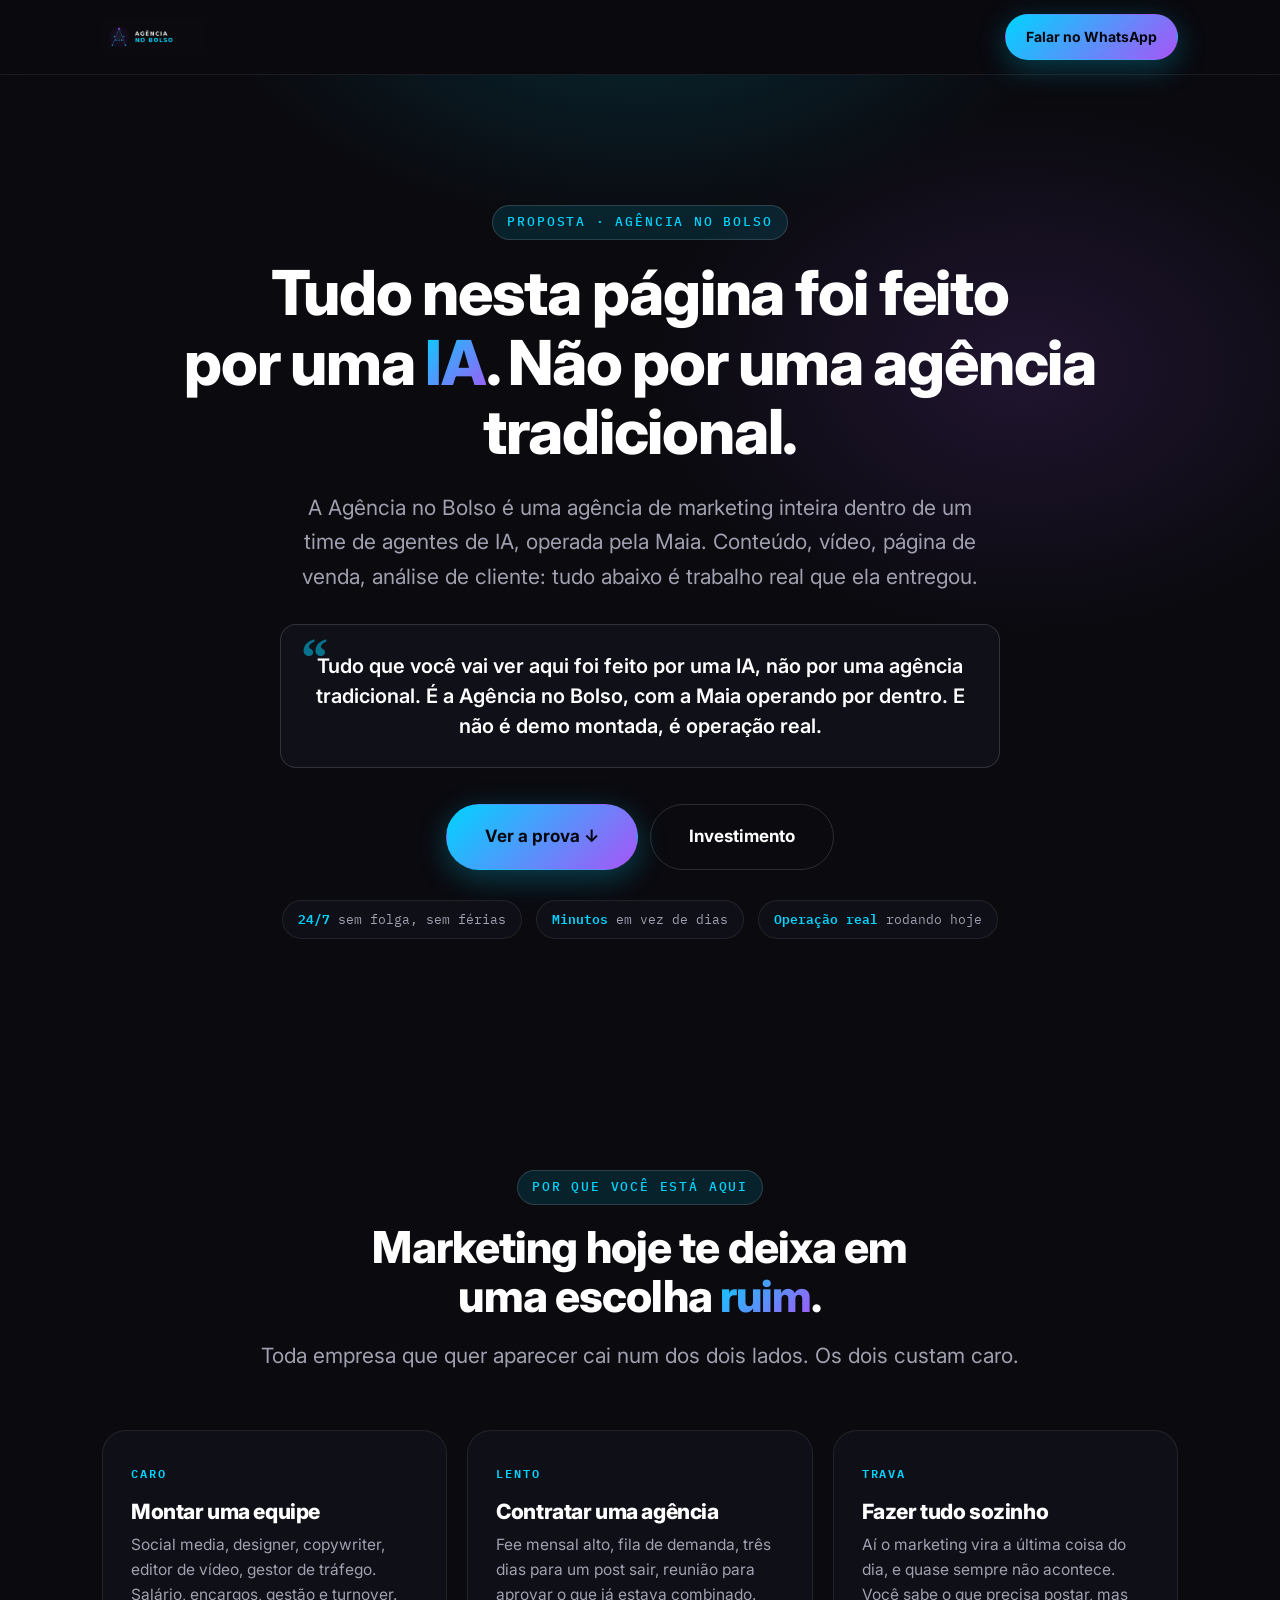
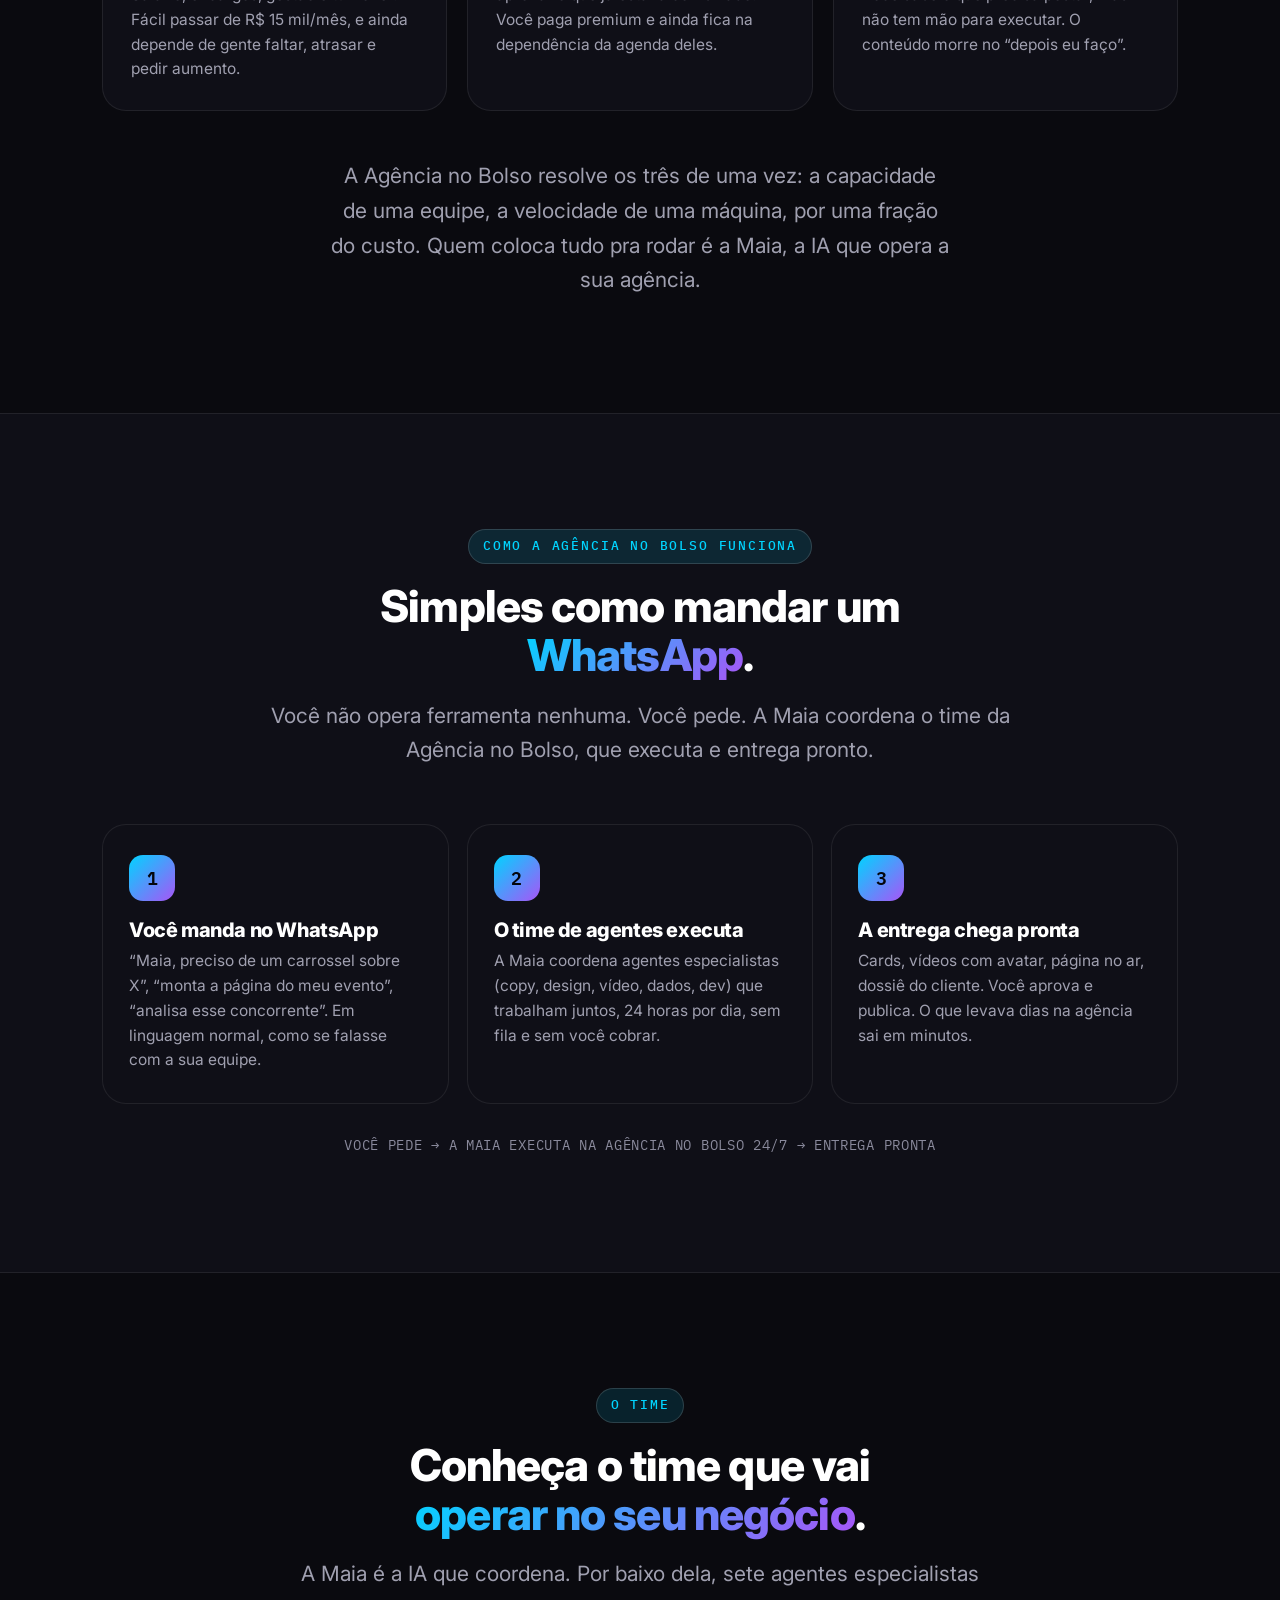
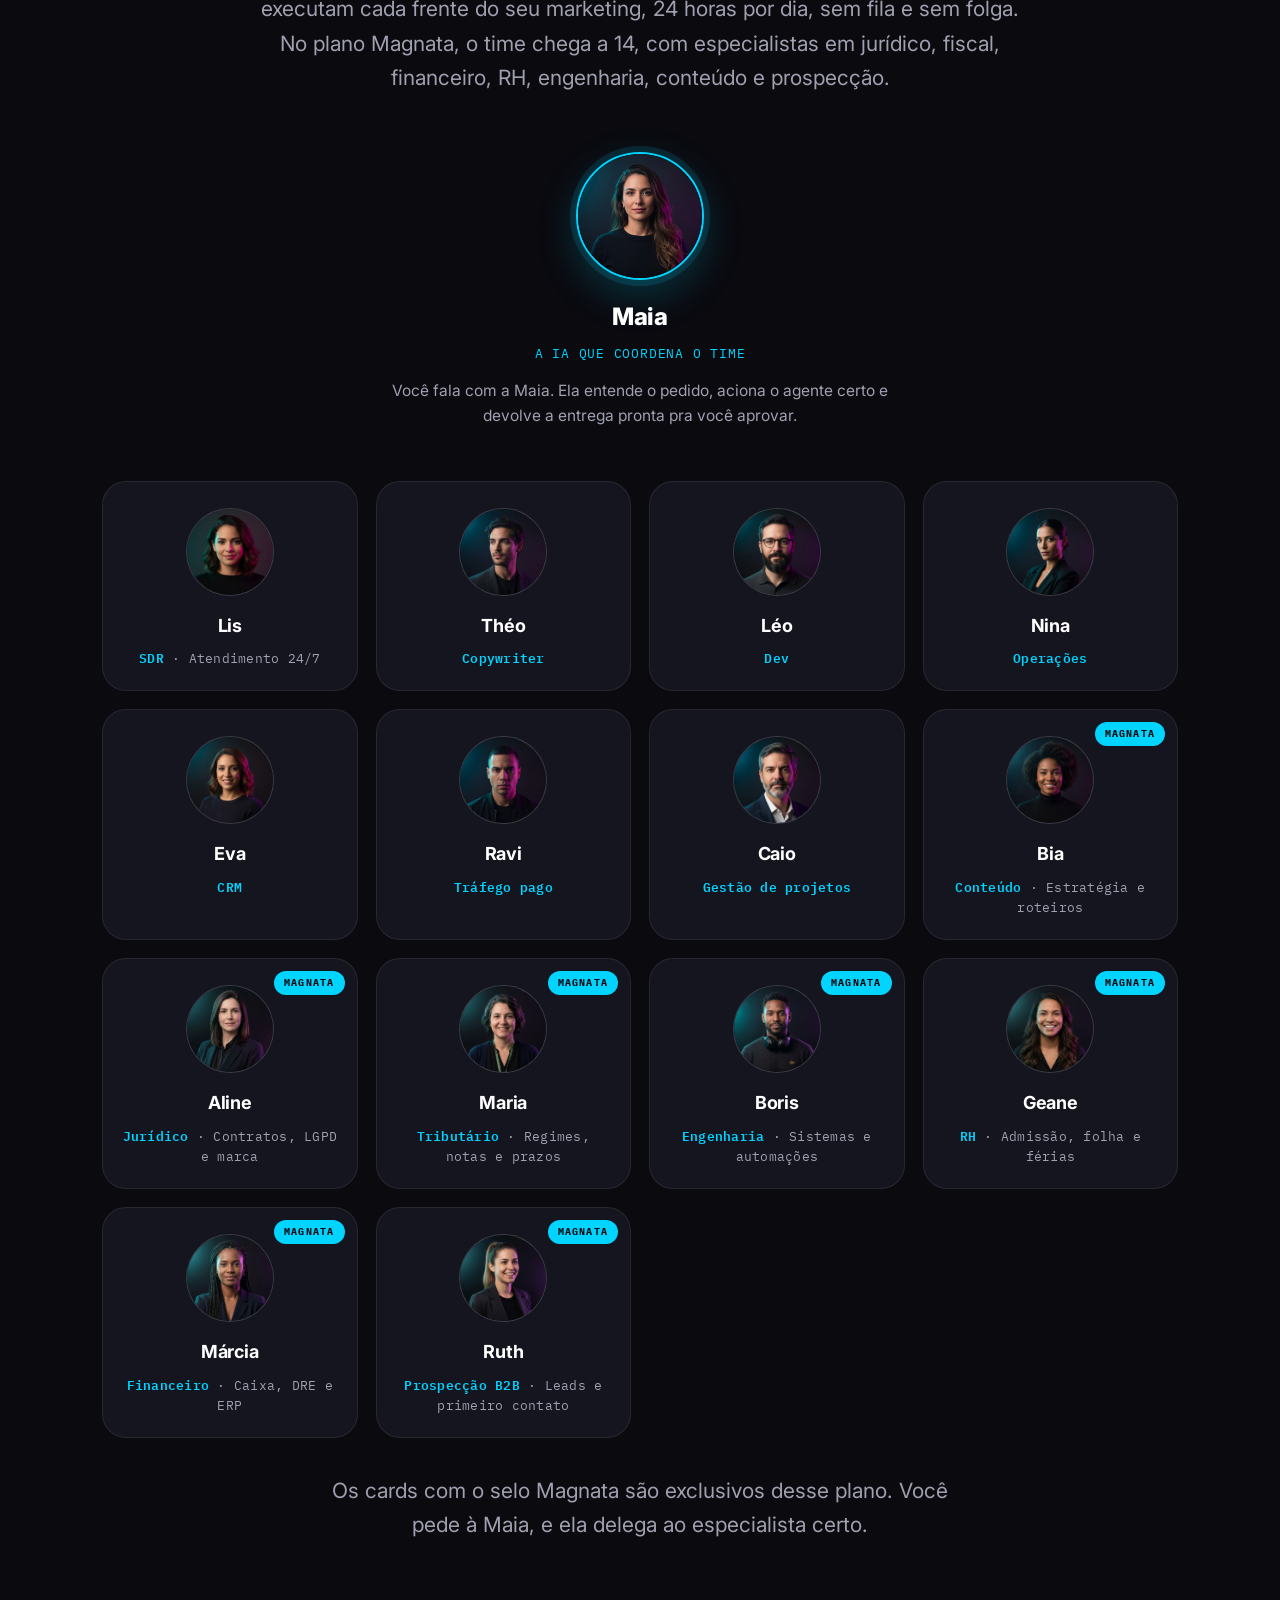
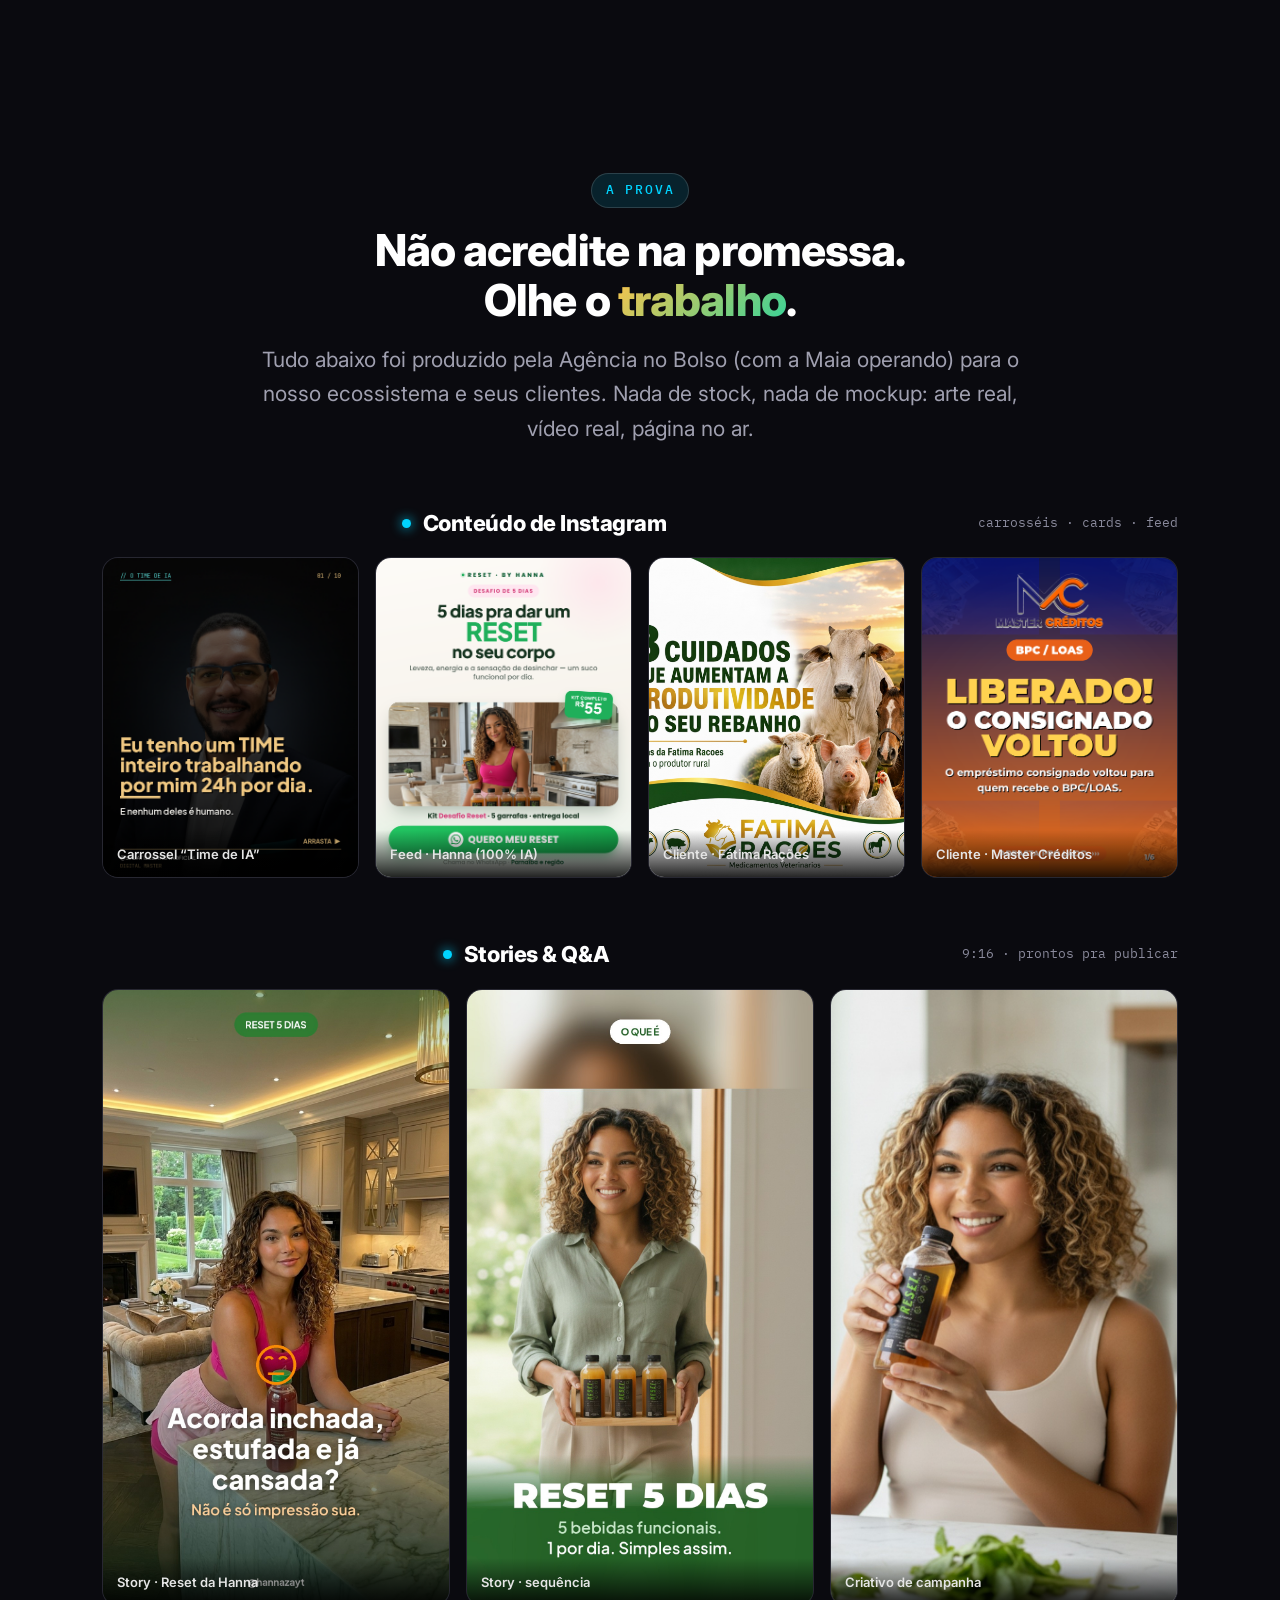
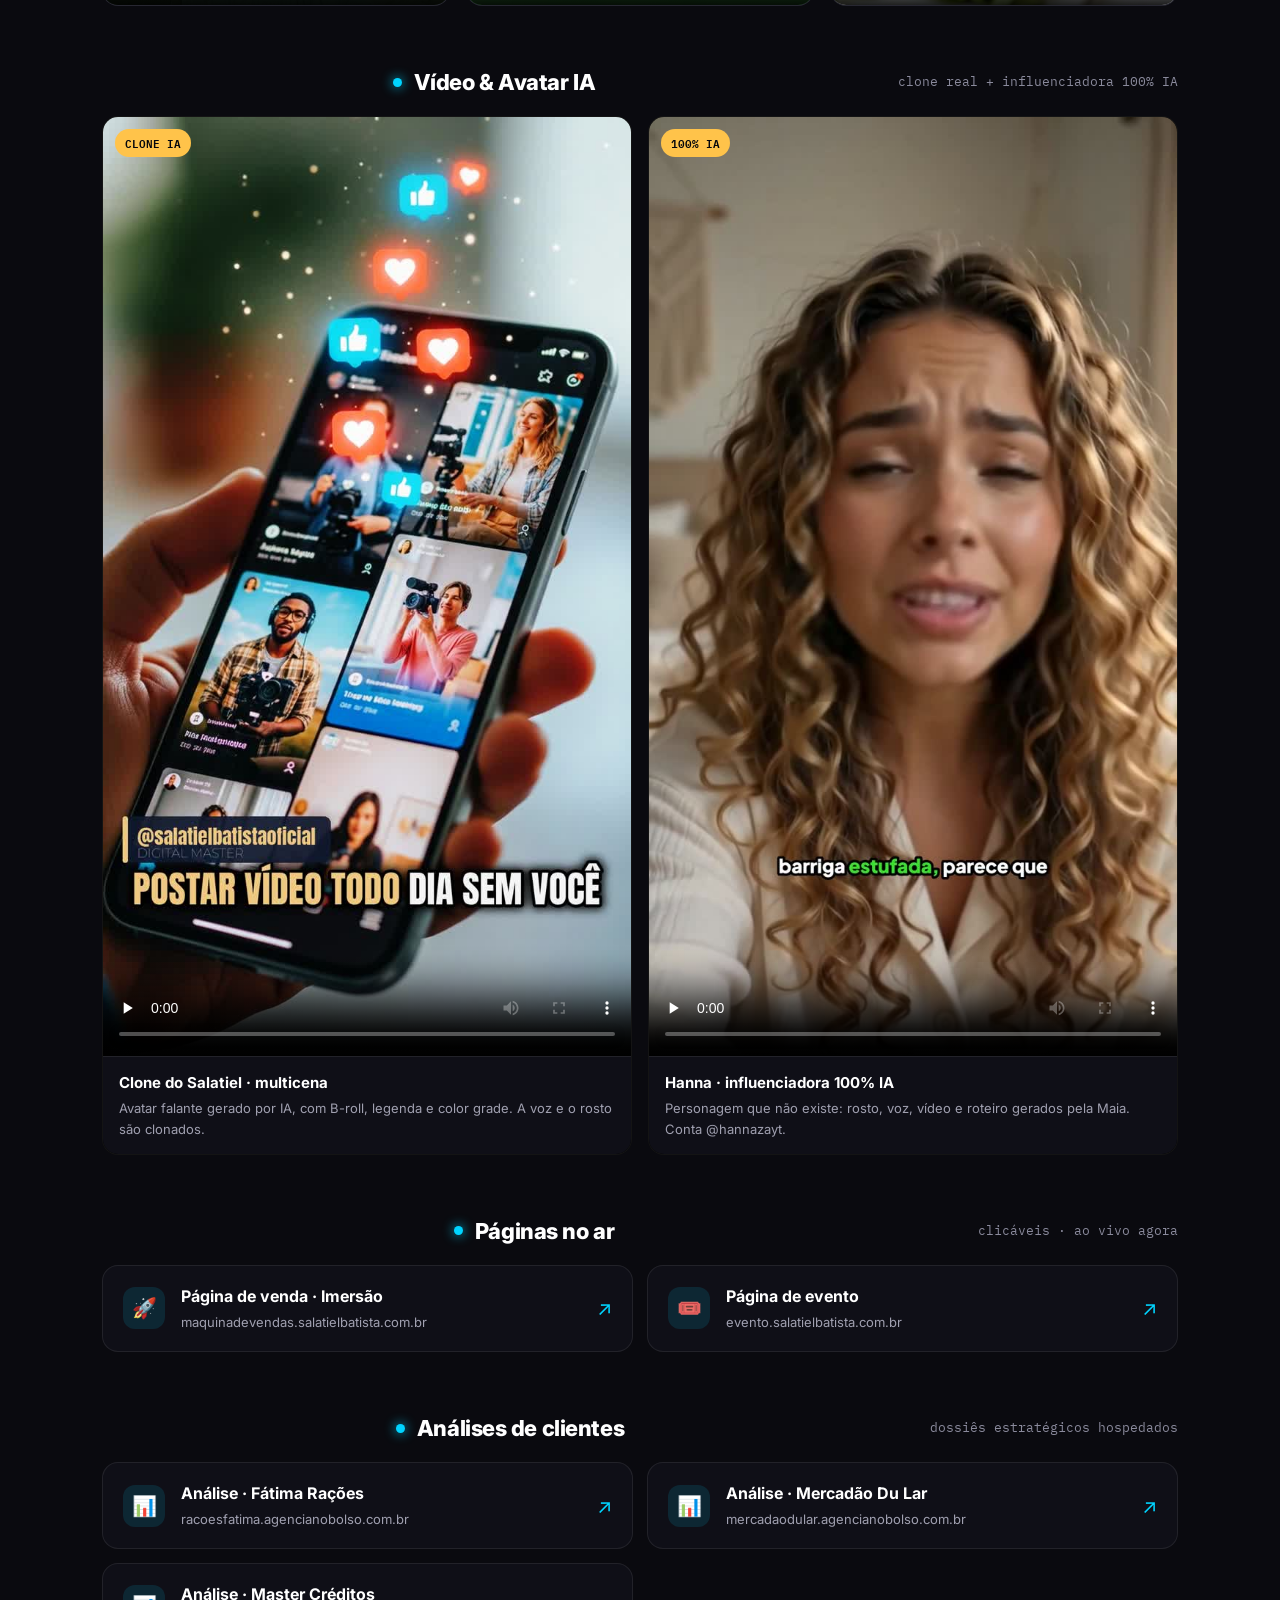
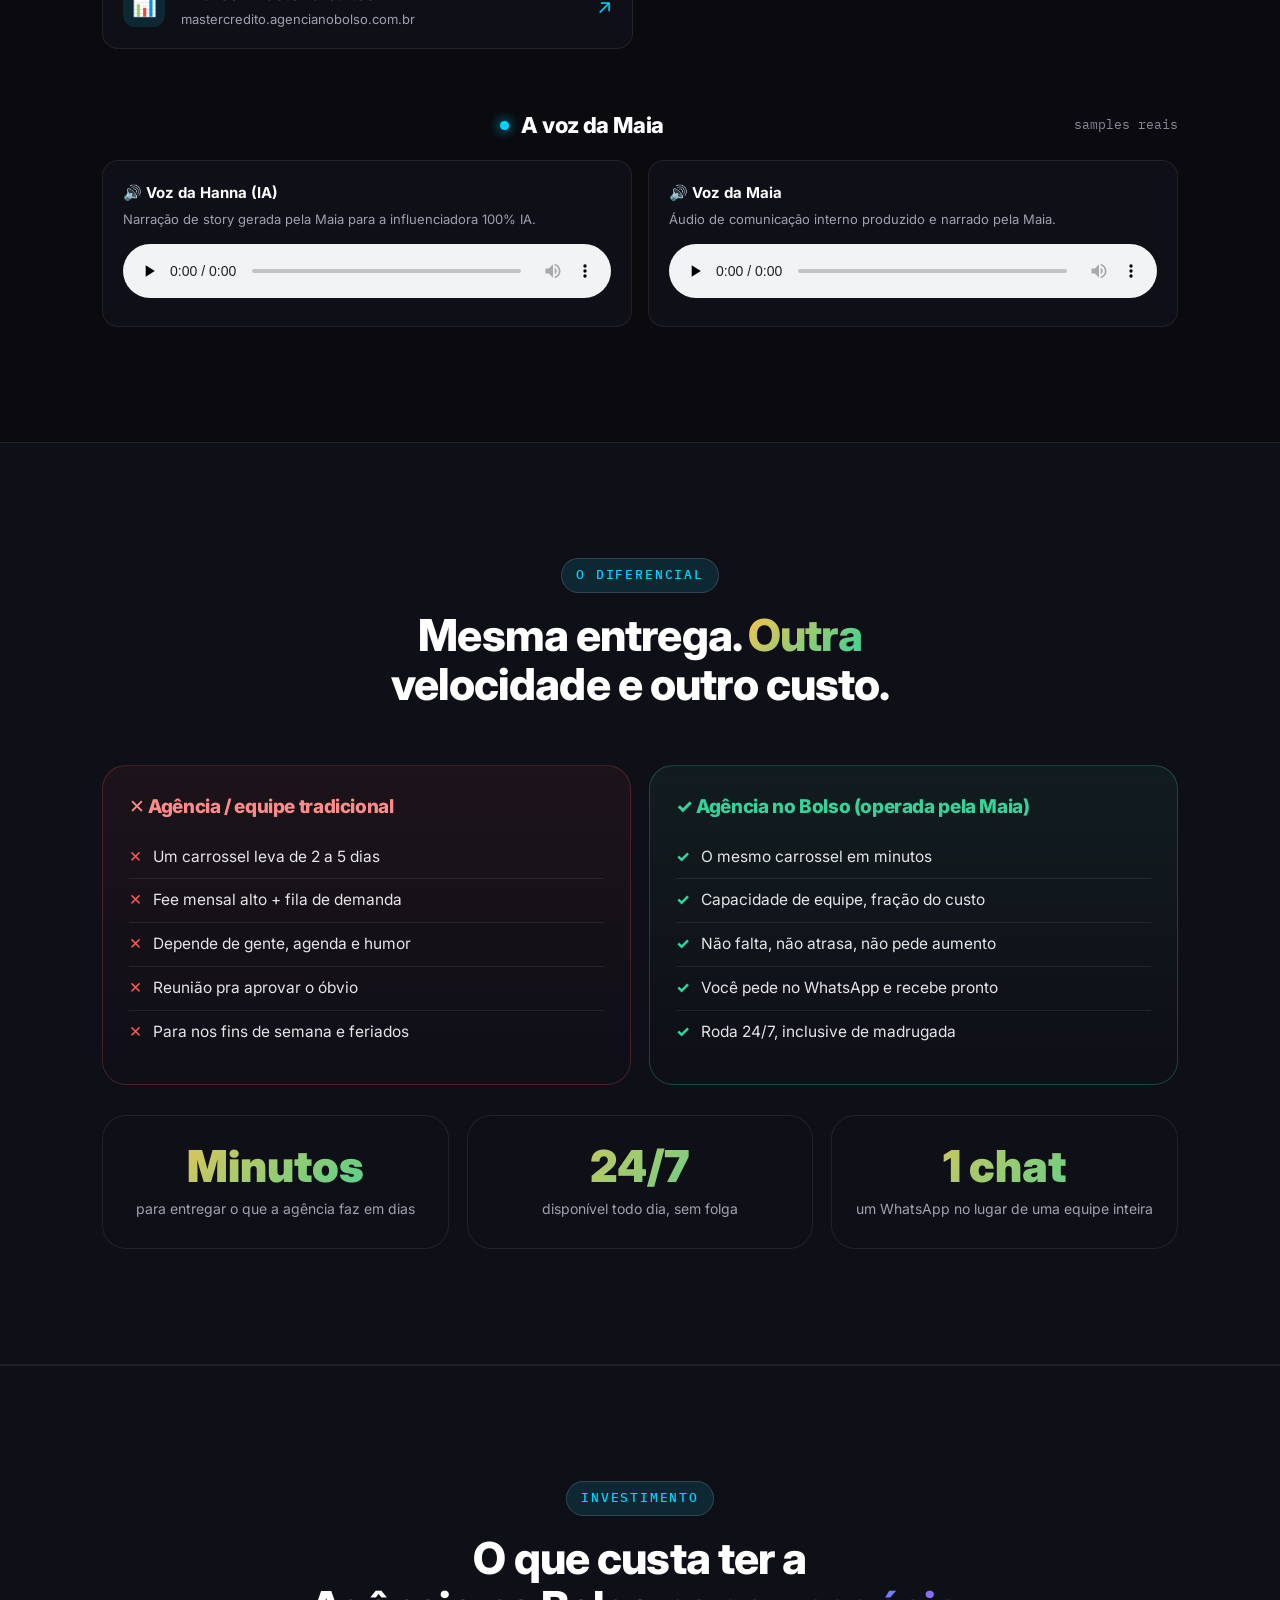
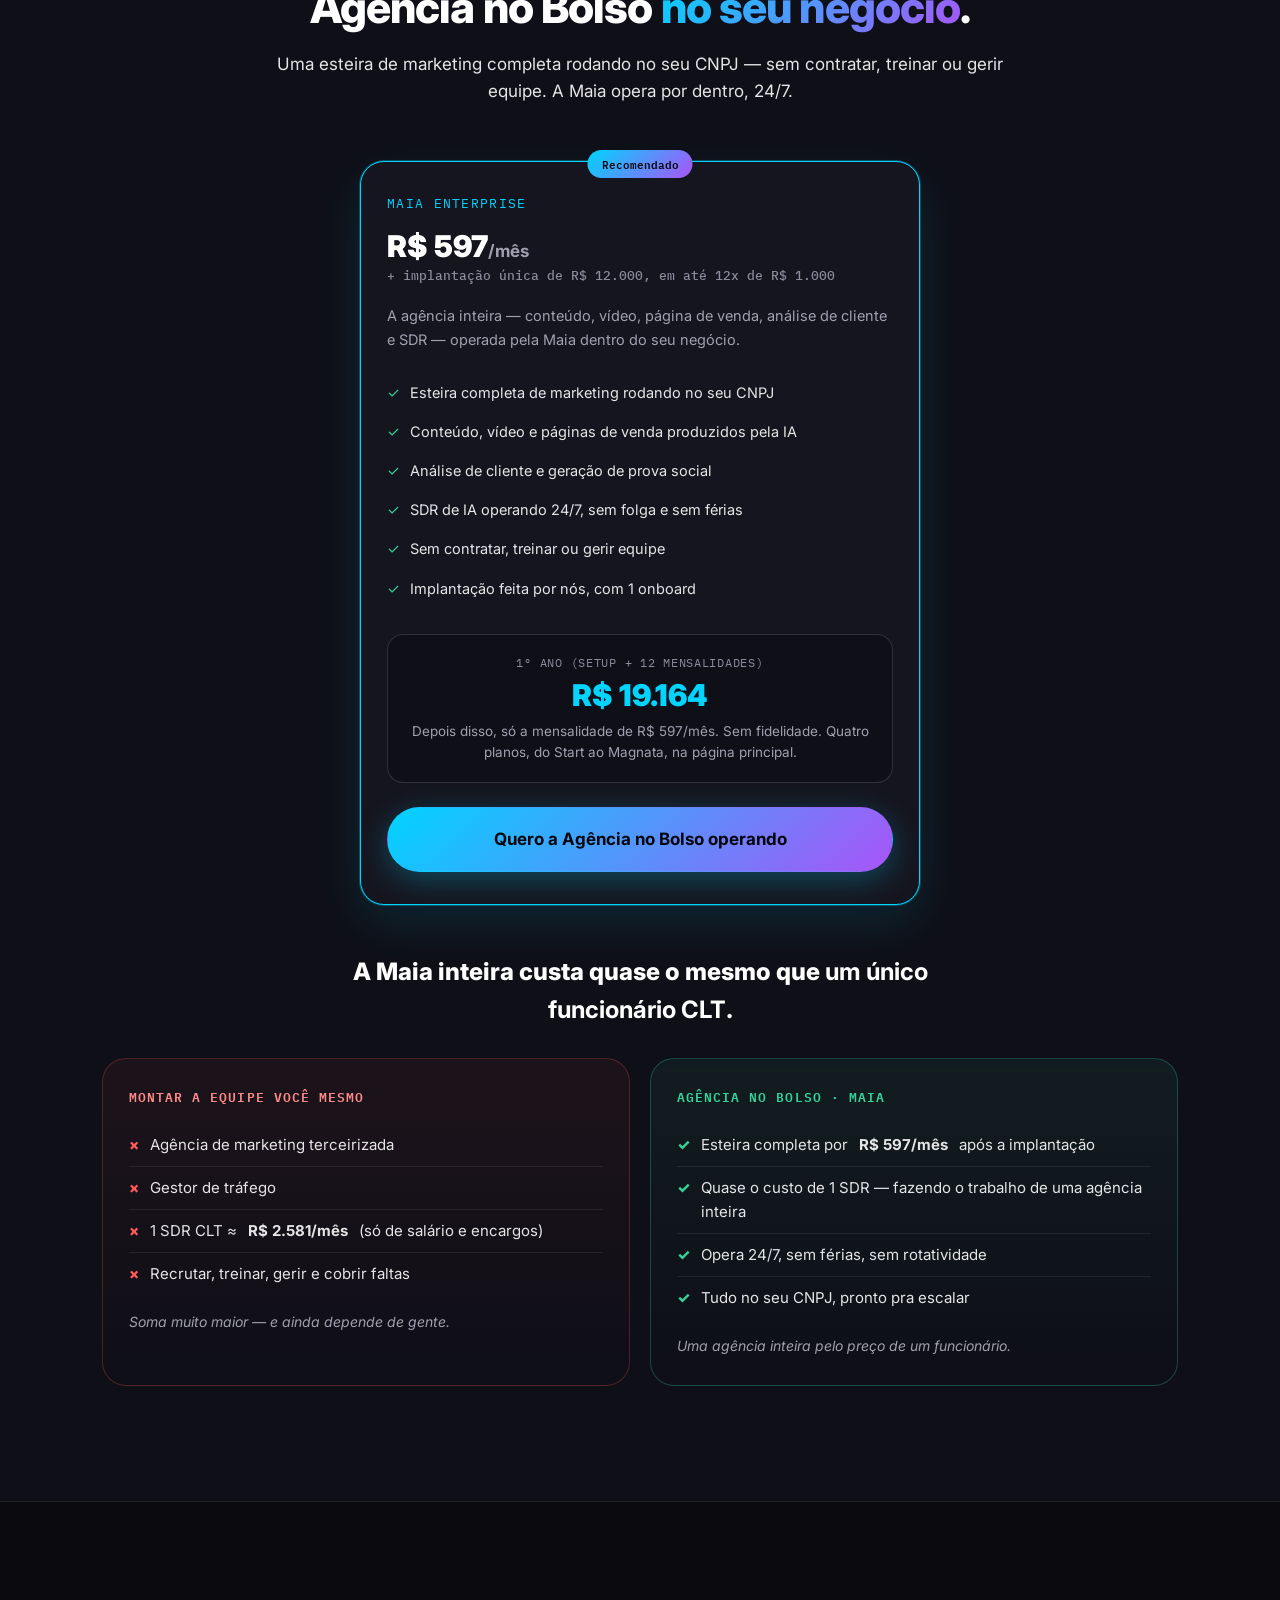
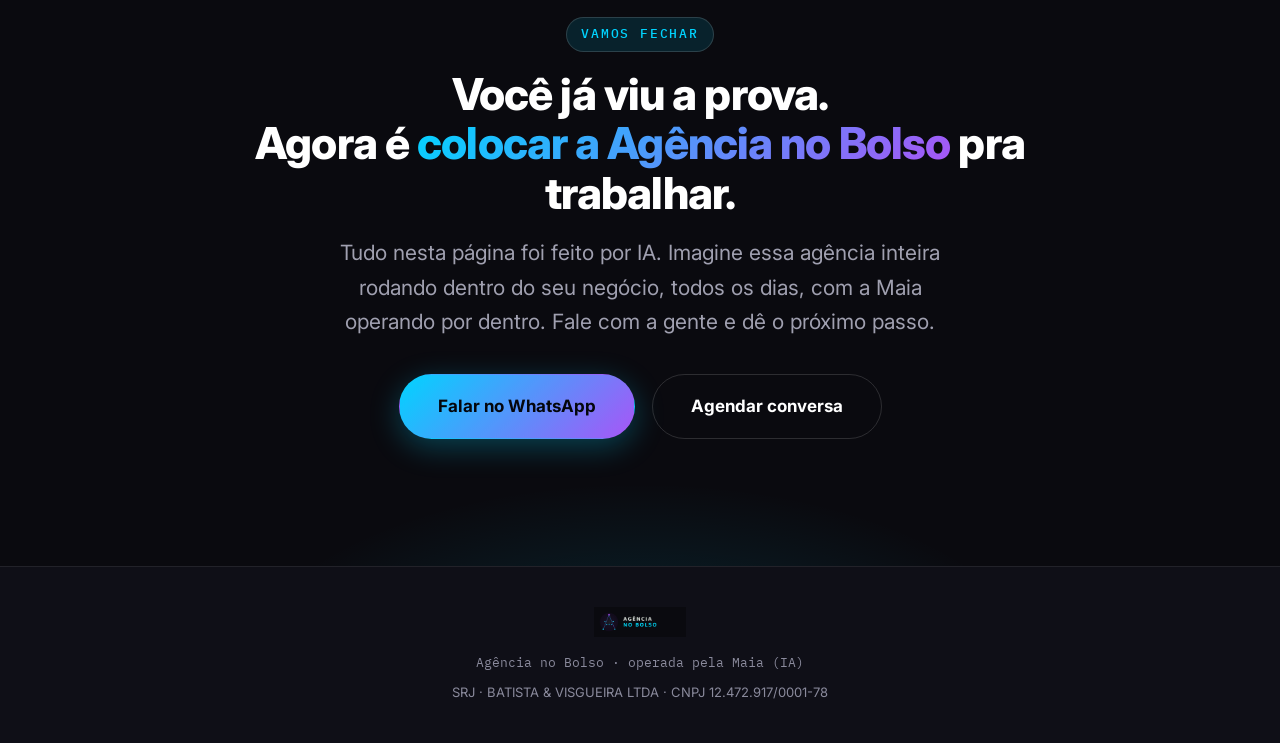
<file: demo/index.html>
<!doctype html>
<html lang="pt-BR">
<head>
<meta charset="utf-8">
<meta name="viewport" content="width=device-width, initial-scale=1, viewport-fit=cover">
<meta name="theme-color" content="#0A0A0F">
<title>Proposta · Agência no Bolso · operada pela Maia (IA)</title>
<meta name="description" content="Tudo que você vai ver aqui foi feito por uma IA, não por uma agência tradicional. É a Agência no Bolso, com a Maia executando por dentro. Não é demo montada, é operação real.">
<meta name="robots" content="noindex, nofollow">
<meta name="author" content="Agência no Bolso">

<!-- Open Graph -->
<meta property="og:type" content="website">
<meta property="og:title" content="Proposta · Agência no Bolso">
<meta property="og:description" content="Uma agência de marketing inteira feita por IA. Operada pela Maia. Prova real, não demo montada.">
<meta property="og:locale" content="pt_BR">

<link rel="icon" href="/assets/favicon.svg" type="image/svg+xml">

<!-- Fonts (mesmas da marca) -->
<link rel="preconnect" href="https://fonts.googleapis.com">
<link rel="preconnect" href="https://fonts.gstatic.com" crossorigin>
<link rel="stylesheet" href="https://fonts.googleapis.com/css2?family=Inter:wght@400;500;600;700;800;900&family=IBM+Plex+Mono:wght@400;500;600&display=swap">

<!-- =================== META PIXEL (padrão do ecossistema) =================== -->
<script>
!function(f,b,e,v,n,t,s)
{if(f.fbq)return;n=f.fbq=function(){n.callMethod?
n.callMethod.apply(n,arguments):n.queue.push(arguments)};
if(!f._fbq)f._fbq=n;n.push=n;n.loaded=!0;n.version='2.0';
n.queue=[];t=b.createElement(e);t.async=!0;
t.src=v;s=b.getElementsByTagName(e)[0];
s.parentNode.insertBefore(t,s)}(window, document,'script',
'https://connect.facebook.net/en_US/fbevents.js');
fbq('init', '26504188302609300');
fbq('track', 'PageView');
fbq('track', 'ViewContent', { content_name: 'Proposta Time da Maia', content_category: 'proposta-demo' });
</script>
<noscript><img height="1" width="1" style="display:none"
src="https://www.facebook.com/tr?id=26504188302609300&ev=PageView&noscript=1"/></noscript>
<!-- =================== /META PIXEL =================== -->

<style>
:root{
  --bg-0:#0A0A0F; --bg-1:#0F0F17; --bg-2:#15151F; --bg-3:#1C1C28;
  --bg-glass:rgba(21,21,31,.6);
  --border:rgba(255,255,255,.08); --border-strong:rgba(255,255,255,.14);
  --text-0:#FFFFFF; --text-1:#E5E5E5; --text-2:#A0A0B0; --text-3:#8A8A9C;
  --cyan:#00D4FF; --cyan-soft:rgba(0,212,255,.12);
  --purple:#A855F7; --purple-soft:rgba(168,85,247,.12);
  --grad-primary:linear-gradient(135deg,var(--cyan) 0%,var(--purple) 100%);
  --gold:#FFC34A; --green:#34D399; --red:#FF5A5A; --orange:#FF8A3D;
  --grad-gain:linear-gradient(135deg,#FFC34A 0%,#34D399 100%);
  --font:'Inter',-apple-system,BlinkMacSystemFont,system-ui,sans-serif;
  --mono:'IBM Plex Mono',ui-monospace,Menlo,Consolas,monospace;
  --r-sm:10px; --r-md:16px; --r-lg:24px; --r-xl:32px;
  --shadow:0 12px 40px rgba(0,0,0,.6);
  --container:1120px; --narrow:860px;
  --pad:clamp(64px,9vw,120px);
}
*{box-sizing:border-box;margin:0;padding:0}
html{scroll-behavior:smooth;-webkit-text-size-adjust:100%}
body{
  font-family:var(--font); background:var(--bg-0); color:var(--text-1);
  line-height:1.6; font-size:17px; overflow-x:hidden;
  -webkit-font-smoothing:antialiased;
}
img{max-width:100%;display:block}
a{color:inherit;text-decoration:none}
.container{width:100%;max-width:var(--container);margin:0 auto;padding:0 22px}
.narrow{max-width:var(--narrow)}
section{padding:var(--pad) 0;position:relative}
.eyebrow{
  display:inline-block;font-family:var(--mono);font-size:13px;font-weight:500;
  letter-spacing:.14em;text-transform:uppercase;color:var(--cyan);
  margin-bottom:18px;padding:6px 14px;border:1px solid var(--border-strong);
  border-radius:999px;background:var(--cyan-soft);
}
h1,h2,h3{font-weight:800;line-height:1.12;letter-spacing:-.02em;color:var(--text-0);text-wrap:balance}
p{text-wrap:pretty}
h1{font-size:clamp(34px,7vw,62px)}
h2{font-size:clamp(28px,5vw,44px)}
h3{font-size:clamp(20px,3vw,26px)}
.grad{background:var(--grad-primary);-webkit-background-clip:text;background-clip:text;-webkit-text-fill-color:transparent}
.grad-gain{background:var(--grad-gain);-webkit-background-clip:text;background-clip:text;-webkit-text-fill-color:transparent}
.lead{font-size:clamp(18px,2.4vw,21px);color:var(--text-2);line-height:1.65}
.section-head{max-width:760px;margin:0 auto 56px;text-align:center}
.section-head p{margin-top:18px}
.muted{color:var(--text-2)}

/* botões */
.btn{
  display:inline-flex;align-items:center;justify-content:center;gap:10px;
  font-family:var(--font);font-weight:700;font-size:16px;
  padding:16px 30px;border-radius:999px;border:1px solid transparent;
  cursor:pointer;transition:transform .18s ease,box-shadow .18s ease,background .18s ease;
  white-space:nowrap;
}
.btn-primary{background:var(--grad-primary);color:#04060c;box-shadow:0 8px 30px rgba(0,212,255,.28)}
.btn-primary:hover{transform:translateY(-2px);box-shadow:0 12px 38px rgba(168,85,247,.34)}
.btn-ghost{background:transparent;color:var(--text-0);border-color:var(--border-strong)}
.btn-ghost:hover{background:rgba(255,255,255,.05);transform:translateY(-2px)}
.btn-lg{font-size:17px;padding:18px 38px}

/* NAVBAR */
.nav{position:sticky;top:0;z-index:50;background:rgba(10,10,15,.78);backdrop-filter:blur(16px);border-bottom:1px solid var(--border)}
.nav-in{display:flex;align-items:center;justify-content:space-between;padding:14px 22px;max-width:var(--container);margin:0 auto}
.nav-in img{height:34px;width:auto}
.nav .btn{padding:11px 20px;font-size:14px}

/* HERO */
.hero{padding:clamp(70px,12vw,130px) 0 var(--pad);text-align:center;position:relative;overflow:hidden}
.hero::before{
  content:"";position:absolute;inset:0;z-index:0;
  background:
    radial-gradient(720px 420px at 50% -10%, rgba(0,212,255,.16), transparent 60%),
    radial-gradient(620px 440px at 80% 30%, rgba(168,85,247,.14), transparent 60%);
}
.hero .container{position:relative;z-index:1}
.hero h1{margin-bottom:24px}
.hero .lead{max-width:680px;margin:0 auto 18px}
.anchor-quote{
  max-width:720px;margin:30px auto 36px;padding:26px 30px;position:relative;
  border:1px solid var(--border-strong);background:var(--bg-glass);border-radius:var(--r-md);
  font-size:clamp(17px,2.4vw,20px);color:var(--text-0);font-weight:600;text-align:center;line-height:1.5;
}
.anchor-quote::before{
  content:"“";position:absolute;top:6px;left:20px;font-size:54px;line-height:1;
  color:var(--cyan);opacity:.5;font-family:Georgia,serif;
}
.hero-meta{display:flex;flex-wrap:wrap;gap:10px 14px;justify-content:center;margin-top:30px}
.chip{font-family:var(--mono);font-size:13px;color:var(--text-2);border:1px solid var(--border);border-radius:999px;padding:8px 15px;background:var(--bg-1)}
.chip b{color:var(--cyan);font-weight:600}

/* DOR */
.grid-3{display:grid;grid-template-columns:repeat(3,1fr);gap:20px}
.card{
  background:var(--bg-1);border:1px solid var(--border);border-radius:var(--r-lg);
  padding:28px;transition:border-color .2s ease,transform .2s ease;
}
.card:hover{border-color:var(--border-strong);transform:translateY(-3px)}
.card .num{font-family:var(--mono);font-size:12px;color:var(--cyan);font-weight:600;letter-spacing:.16em;text-transform:uppercase}
.card h3{margin:14px 0 10px;font-size:21px}
.card p{color:var(--text-2);font-size:15.5px}

/* COMO FUNCIONA */
.steps{display:grid;grid-template-columns:repeat(3,1fr);gap:18px;counter-reset:s}
.step{position:relative;background:var(--bg-1);border:1px solid var(--border);border-radius:var(--r-lg);padding:30px 26px}
.step .si{width:46px;height:46px;border-radius:14px;display:flex;align-items:center;justify-content:center;font-family:var(--mono);font-weight:600;font-size:18px;color:#04060c;background:var(--grad-primary);margin-bottom:18px}
.step h3{font-size:20px;margin-bottom:8px}
.step p{color:var(--text-2);font-size:15.5px}
.flow-line{text-align:center;font-family:var(--mono);color:var(--text-3);font-size:14px;margin:30px 0 0;letter-spacing:.05em}

/* TIME */
.team-lead{display:flex;flex-direction:column;align-items:center;text-align:center;margin-bottom:52px}
.team-lead .avatar-lead{
  width:128px;height:128px;border-radius:50%;object-fit:cover;
  border:2px solid var(--cyan);box-shadow:0 0 0 6px var(--cyan-soft),0 14px 40px rgba(0,212,255,.22);
  margin-bottom:18px;aspect-ratio:1/1;
}
.team-lead .lead-name{font-size:24px;font-weight:800;color:var(--text-0);letter-spacing:-.02em}
.team-lead .lead-role{font-family:var(--mono);font-size:13px;letter-spacing:.06em;color:var(--cyan);margin-top:8px;text-transform:uppercase}
.team-lead .lead-desc{font-size:15.5px;color:var(--text-2);max-width:520px;margin-top:14px}
.team-grid{display:grid;grid-template-columns:repeat(4,1fr);gap:18px}
.tmember{
  background:var(--bg-2);border:1px solid var(--border);border-radius:var(--r-lg);
  padding:26px 18px 22px;text-align:center;transition:border-color .2s ease,transform .2s ease;
}
.tmember:hover{border-color:var(--cyan);transform:translateY(-3px)}
.tmember .avatar{
  width:88px;height:88px;border-radius:50%;object-fit:cover;margin:0 auto 16px;
  border:1px solid var(--border-strong);background:var(--bg-3);aspect-ratio:1/1;
}
.tmember .tname{font-size:18px;font-weight:700;color:var(--text-0);letter-spacing:-.01em}
.tmember .trole{font-family:var(--mono);font-size:12.5px;color:var(--text-2);margin-top:8px;letter-spacing:.02em}
.tmember .trole b{color:var(--cyan);font-weight:600}
.tmember{position:relative}
.tmember .tbadge{position:absolute;top:12px;right:12px;font-family:var(--mono);font-size:10px;font-weight:700;letter-spacing:.12em;text-transform:uppercase;color:#0A0A0F;background:var(--cyan);padding:4px 10px;border-radius:999px}

/* PROVA */
.prova-head{margin-bottom:46px}
.prova-block{margin-top:64px}
.prova-block:first-of-type{margin-top:0}
.pb-label{display:flex;align-items:center;gap:12px;margin-bottom:22px}
.pb-label .dot{width:9px;height:9px;border-radius:50%;background:var(--cyan);box-shadow:0 0 12px var(--cyan)}
.pb-label h3{font-size:22px}
.pb-label span{font-family:var(--mono);font-size:13px;color:var(--text-3);margin-left:auto}
.gallery{display:grid;gap:16px}
.g-ig{grid-template-columns:repeat(4,1fr)}
.g-3{grid-template-columns:repeat(3,1fr)}
.g-2{grid-template-columns:repeat(2,1fr)}
.frame{
  border:1px solid var(--border);border-radius:var(--r-md);overflow:hidden;
  background:var(--bg-2);position:relative;transition:transform .2s ease,border-color .2s ease;
}
.frame:hover{transform:translateY(-3px);border-color:var(--cyan)}
.frame img{width:100%;height:100%;object-fit:cover;aspect-ratio:4/5}
.frame.story img{aspect-ratio:9/16}
.frame .cap{position:absolute;left:0;right:0;bottom:0;padding:14px 14px 12px;font-size:13px;color:var(--text-1);background:linear-gradient(transparent,rgba(0,0,0,.85));font-weight:600}
/* vídeo */
.video-card{border:1px solid var(--border);border-radius:var(--r-md);overflow:hidden;background:#000;position:relative}
.video-card video{width:100%;display:block;aspect-ratio:9/16;object-fit:cover;background:#000}
.video-card .badge{position:absolute;top:12px;left:12px;z-index:2;font-family:var(--mono);font-size:11px;font-weight:600;color:#04060c;background:var(--gold);padding:5px 10px;border-radius:999px}
.video-meta{padding:14px 16px;background:var(--bg-1);border-top:1px solid var(--border)}
.video-meta h4{font-size:15px;color:var(--text-0);margin-bottom:3px}
.video-meta p{font-size:13px;color:var(--text-2)}
/* link de página */
.link-grid{display:grid;grid-template-columns:repeat(2,1fr);gap:14px}
.link-card{display:flex;align-items:center;gap:16px;background:var(--bg-1);border:1px solid var(--border);border-radius:var(--r-md);padding:18px 20px;transition:border-color .2s,transform .2s}
.link-card:hover{border-color:var(--cyan);transform:translateY(-2px)}
.link-card .lc-ico{width:42px;height:42px;flex:0 0 42px;border-radius:12px;background:var(--cyan-soft);display:flex;align-items:center;justify-content:center;font-size:20px}
.link-card .lc-txt h4{font-size:16px;color:var(--text-0);margin-bottom:2px}
.link-card .lc-txt p{font-size:13px;color:var(--text-2);word-break:break-all}
.link-card .lc-arrow{margin-left:auto;color:var(--cyan);font-size:20px;flex:0 0 auto}
/* áudio */
.audio-row{display:grid;grid-template-columns:repeat(2,1fr);gap:16px}
.audio-card{background:var(--bg-1);border:1px solid var(--border);border-radius:var(--r-md);padding:20px}
.audio-card h4{font-size:15px;color:var(--text-0);margin-bottom:4px;display:flex;align-items:center;gap:8px}
.audio-card p{font-size:13px;color:var(--text-2);margin-bottom:14px}
.audio-card audio{width:100%}

/* DIFERENCIAL */
.compare{display:grid;grid-template-columns:1fr 1fr;gap:18px;margin-top:8px}
.col{border-radius:var(--r-lg);padding:30px 26px;border:1px solid var(--border)}
.col.bad{background:linear-gradient(180deg,rgba(255,90,90,.06),transparent);border-color:rgba(255,90,90,.22)}
.col.good{background:linear-gradient(180deg,rgba(52,211,153,.07),transparent);border-color:rgba(52,211,153,.26)}
.col h3{font-size:19px;margin-bottom:18px;display:flex;align-items:center;gap:10px}
.col.bad h3{color:#FF8A8A}
.col.good h3{color:var(--green)}
.col ul{list-style:none}
.col li{display:flex;gap:11px;padding:9px 0;border-bottom:1px solid var(--border);font-size:15.5px;color:var(--text-1)}
.col li:last-child{border-bottom:none}
.col li .ic{flex:0 0 auto;font-weight:800}
.col.bad li .ic{color:var(--red)}
.col.good li .ic{color:var(--green)}
.metrics{display:grid;grid-template-columns:repeat(3,1fr);gap:18px;margin-top:30px}
.metric{text-align:center;background:var(--bg-1);border:1px solid var(--border);border-radius:var(--r-lg);padding:28px 18px}
.metric .big{font-size:clamp(30px,5vw,44px);font-weight:900;line-height:1}
.metric .lab{font-size:14px;color:var(--text-2);margin-top:10px}

/* INVESTIMENTO */
.invest{background:var(--bg-1);border-top:1px solid var(--border);border-bottom:1px solid var(--border)}
.ph-banner{
  display:flex;align-items:center;gap:14px;justify-content:center;flex-wrap:wrap;
  background:repeating-linear-gradient(45deg,rgba(255,195,74,.08),rgba(255,195,74,.08) 14px,transparent 14px,transparent 28px);
  border:1px dashed var(--gold);border-radius:var(--r-md);padding:18px 22px;margin:0 auto 44px;max-width:760px;text-align:center;
}
.ph-banner .tag{font-family:var(--mono);font-size:12px;font-weight:600;color:#04060c;background:var(--gold);padding:5px 11px;border-radius:999px;letter-spacing:.05em}
.ph-banner p{font-size:14.5px;color:var(--text-1)}
.plans{display:grid;grid-template-columns:repeat(3,1fr);gap:20px}
.plan{background:var(--bg-2);border:1px solid var(--border);border-radius:var(--r-lg);padding:32px 26px;display:flex;flex-direction:column}
.plan.feat{border-color:var(--cyan);box-shadow:0 0 0 1px rgba(0,212,255,.3),0 18px 50px rgba(0,212,255,.12);position:relative}
.plan.feat::before{content:"Recomendado";position:absolute;top:-12px;left:50%;transform:translateX(-50%);font-family:var(--mono);font-size:11px;font-weight:600;color:#04060c;background:var(--grad-primary);padding:5px 14px;border-radius:999px}
.plan .pname{font-family:var(--mono);font-size:13px;letter-spacing:.1em;text-transform:uppercase;color:var(--cyan);margin-bottom:14px}
.plan .price{font-size:30px;font-weight:900;color:var(--text-0);line-height:1.15;margin-bottom:6px}
.plan .price small{display:block;font-size:13px;font-weight:500;color:var(--text-3);margin-top:6px;font-family:var(--mono)}
.plan .pdesc{font-size:14.5px;color:var(--text-2);margin:14px 0 22px;min-height:42px}
.plan ul{list-style:none;margin-bottom:26px;flex:1}
.plan li{display:flex;gap:10px;padding:8px 0;font-size:14.5px;color:var(--text-1)}
.plan li .ic{color:var(--green);flex:0 0 auto}
.plan .btn{width:100%}
.plan .price .per{font-size:17px;font-weight:700;color:var(--text-2)}
/* plano único (Enterprise como fechamento) */
.plans-single{grid-template-columns:minmax(0,560px);justify-content:center}
.plan-total{background:var(--bg-1);border:1px solid var(--border-strong);border-radius:var(--r-md);padding:18px 20px;margin-bottom:24px;text-align:center}
.plan-total .lab{display:block;font-family:var(--mono);font-size:12px;letter-spacing:.06em;text-transform:uppercase;color:var(--text-3)}
.plan-total .val{display:block;font-size:30px;font-weight:900;color:var(--cyan);line-height:1.15;margin:6px 0 8px}
.plan-total .note{display:block;font-size:13.5px;color:var(--text-2)}
/* economia vs montar equipe */
.invest-compare{margin-top:48px}
.ic-title{text-align:center;font-size:clamp(18px,2.6vw,24px);font-weight:800;color:var(--text-0);max-width:680px;margin:0 auto 28px}
.ic-grid{display:grid;grid-template-columns:1fr 1fr;gap:20px}
.ic-card{border:1px solid var(--border);border-radius:var(--r-lg);padding:28px 26px;background:var(--bg-2)}
.ic-card.ic-bad{background:linear-gradient(180deg,rgba(255,90,90,.06),transparent);border-color:rgba(255,90,90,.24)}
.ic-card.ic-good{background:linear-gradient(180deg,rgba(52,211,153,.07),transparent);border-color:rgba(52,211,153,.28)}
.ic-card .ic-lab{display:block;font-family:var(--mono);font-size:13px;letter-spacing:.08em;text-transform:uppercase;margin-bottom:16px;font-weight:600}
.ic-card.ic-bad .ic-lab{color:#FF8A8A}
.ic-card.ic-good .ic-lab{color:var(--green)}
.ic-card ul{list-style:none;margin-bottom:16px}
.ic-card li{display:flex;gap:11px;padding:9px 0;border-bottom:1px solid var(--border);font-size:15px;color:var(--text-1)}
.ic-card li:last-child{border-bottom:none}
.ic-card li .ic{flex:0 0 auto;font-weight:800}
.ic-card.ic-bad li .ic{color:var(--red)}
.ic-card.ic-good li .ic{color:var(--green)}
.ic-foot{font-size:14px;color:var(--text-2);font-style:italic}

/* CTA final */
.cta-final{text-align:center;position:relative;overflow:hidden}
.cta-final::before{content:"";position:absolute;inset:0;background:radial-gradient(700px 360px at 50% 120%,rgba(0,212,255,.16),transparent 60%)}
.cta-final .container{position:relative;z-index:1}
.cta-final h2{margin-bottom:18px}
.cta-final .lead{max-width:620px;margin:0 auto 34px}
.cta-final .btn{margin:0 6px 12px}

/* FOOTER */
footer{border-top:1px solid var(--border);padding:40px 0;text-align:center;background:var(--bg-1)}
footer img{height:30px;margin:0 auto 16px}
footer p{font-size:13px;color:var(--text-3)}
footer .mono{font-family:var(--mono)}

/* fade-in */
.reveal{opacity:0;transform:translateY(24px);transition:opacity .6s ease,transform .6s ease}
.reveal.in{opacity:1;transform:none}

/* RESPONSIVO */
@media(max-width:860px){
  .grid-3,.steps,.plans,.compare,.metrics,.ic-grid{grid-template-columns:1fr}
  .team-grid{grid-template-columns:repeat(2,1fr)}
  .metrics{grid-template-columns:repeat(3,1fr);gap:10px}
  .g-ig{grid-template-columns:repeat(2,1fr)}
  .g-3,.g-2{grid-template-columns:repeat(2,1fr)}
  .link-grid,.audio-row{grid-template-columns:1fr}
  .nav .nav-links{display:none}
  .anchor-quote{text-align:left}
}
@media(max-width:480px){
  body{font-size:16px}
  .metric .big{font-size:30px}
  .metrics{grid-template-columns:1fr}
  .btn{width:100%}
  .nav .btn{width:auto}
}
/* Sem JS / sem IntersectionObserver: conteúdo nunca fica oculto (fallback à prova de render headless) */
.no-js .reveal{opacity:1;transform:none}
/* Movimento reduzido: sem animação de entrada, sem hover translate */
@media (prefers-reduced-motion: reduce){
  *{animation:none !important;scroll-behavior:auto !important}
  .reveal{opacity:1 !important;transform:none !important;transition:none}
  .card:hover,.frame:hover,.btn:hover,.link-card:hover,.step:hover{transform:none}
}
</style>
<noscript><style>.reveal{opacity:1 !important;transform:none !important}</style></noscript>
</head>
<body>

<!-- NAVBAR -->
<nav class="nav">
  <div class="nav-in">
    <a href="https://agencianobolso.com.br/" aria-label="Agência no Bolso"><img src="/demo/assets/brand/logo-horizontal-ondark.png" alt="Agência no Bolso"></a>
    <a class="btn btn-primary" href="https://wa.me/5586981141438?text=Quero%20fechar%20com%20o%20time%20da%20Maia" target="_blank" rel="noopener" data-cta="nav">Falar no WhatsApp</a>
  </div>
</nav>

<!-- HERO -->
<header class="hero">
  <div class="container">
    <span class="eyebrow">Proposta · Agência no Bolso</span>
    <h1>Tudo nesta página foi feito<br>por uma <span class="grad">IA</span>. Não por uma agência tradicional.</h1>
    <p class="lead">A Agência no Bolso é uma agência de marketing inteira dentro de um time de agentes de IA, operada pela Maia. Conteúdo, vídeo, página de venda, análise de cliente: tudo abaixo é trabalho real que ela entregou.</p>
    <blockquote class="anchor-quote">Tudo que você vai ver aqui foi feito por uma IA, não por uma agência tradicional. É a Agência no Bolso, com a Maia operando por dentro. E não é demo montada, é operação real.</blockquote>
    <div class="cta-row" style="display:flex;gap:12px;justify-content:center;flex-wrap:wrap">
      <a class="btn btn-primary btn-lg" href="#prova" data-cta="hero-prova">Ver a prova ↓</a>
      <a class="btn btn-ghost btn-lg" href="#investimento" data-cta="hero-invest">Investimento</a>
    </div>
    <div class="hero-meta">
      <span class="chip"><b>24/7</b> sem folga, sem férias</span>
      <span class="chip"><b>Minutos</b> em vez de dias</span>
      <span class="chip"><b>Operação real</b> rodando hoje</span>
    </div>
  </div>
</header>

<!-- DOR -->
<section id="dor">
  <div class="container">
    <div class="section-head reveal">
      <span class="eyebrow">Por que você está aqui</span>
      <h2>Marketing hoje te deixa em<br>uma escolha <span class="grad">ruim</span>.</h2>
      <p class="lead">Toda empresa que quer aparecer cai num dos dois lados. Os dois custam caro.</p>
    </div>
    <div class="grid-3">
      <div class="card reveal">
        <span class="num">Caro</span>
        <h3>Montar uma equipe</h3>
        <p>Social media, designer, copywriter, editor de vídeo, gestor de tráfego. Salário, encargos, gestão e turnover. Fácil passar de R$ 15 mil/mês, e ainda depende de gente faltar, atrasar e pedir aumento.</p>
      </div>
      <div class="card reveal">
        <span class="num">Lento</span>
        <h3>Contratar uma agência</h3>
        <p>Fee mensal alto, fila de demanda, três dias para um post sair, reunião para aprovar o que já estava combinado. Você paga premium e ainda fica na dependência da agenda deles.</p>
      </div>
      <div class="card reveal">
        <span class="num">Trava</span>
        <h3>Fazer tudo sozinho</h3>
        <p>Aí o marketing vira a última coisa do dia, e quase sempre não acontece. Você sabe o que precisa postar, mas não tem mão para executar. O conteúdo morre no “depois eu faço”.</p>
      </div>
    </div>
    <p class="lead" style="text-align:center;margin:48px auto 0;max-width:640px">A Agência no Bolso resolve os três de uma vez: a capacidade de uma equipe, a velocidade de uma máquina, por uma fração do custo. Quem coloca tudo pra rodar é a Maia, a IA que opera a sua agência.</p>
  </div>
</section>

<!-- COMO FUNCIONA -->
<section id="como" style="background:var(--bg-1);border-top:1px solid var(--border);border-bottom:1px solid var(--border)">
  <div class="container">
    <div class="section-head reveal">
      <span class="eyebrow">Como a Agência no Bolso funciona</span>
      <h2>Simples como mandar um<br><span class="grad">WhatsApp</span>.</h2>
      <p class="lead">Você não opera ferramenta nenhuma. Você pede. A Maia coordena o time da Agência no Bolso, que executa e entrega pronto.</p>
    </div>
    <div class="steps">
      <div class="step reveal">
        <div class="si">1</div>
        <h3>Você manda no WhatsApp</h3>
        <p>“Maia, preciso de um carrossel sobre X”, “monta a página do meu evento”, “analisa esse concorrente”. Em linguagem normal, como se falasse com a sua equipe.</p>
      </div>
      <div class="step reveal">
        <div class="si">2</div>
        <h3>O time de agentes executa</h3>
        <p>A Maia coordena agentes especialistas (copy, design, vídeo, dados, dev) que trabalham juntos, 24 horas por dia, sem fila e sem você cobrar.</p>
      </div>
      <div class="step reveal">
        <div class="si">3</div>
        <h3>A entrega chega pronta</h3>
        <p>Cards, vídeos com avatar, página no ar, dossiê do cliente. Você aprova e publica. O que levava dias na agência sai em minutos.</p>
      </div>
    </div>
    <p class="flow-line">VOCÊ PEDE  →  A MAIA EXECUTA NA AGÊNCIA NO BOLSO 24/7  →  ENTREGA PRONTA</p>
  </div>
</section>

<!-- TIME -->
<section id="time">
  <div class="container">
    <div class="section-head reveal">
      <span class="eyebrow">O time</span>
      <h2>Conheça o time que vai<br><span class="grad">operar no seu negócio</span>.</h2>
      <p class="lead">A Maia é a IA que coordena. Por baixo dela, sete agentes especialistas executam cada frente do seu marketing, 24 horas por dia, sem fila e sem folga. No plano Magnata, o time chega a 14, com especialistas em jurídico, fiscal, financeiro, RH, engenharia, conteúdo e prospecção.</p>
    </div>

    <div class="team-lead reveal">
      <img class="avatar-lead" src="/demo/assets/agentes/maia.webp" alt="Maia, a IA que coordena o time" loading="lazy" width="128" height="128">
      <div class="lead-name">Maia</div>
      <div class="lead-role">A IA que coordena o time</div>
      <p class="lead-desc">Você fala com a Maia. Ela entende o pedido, aciona o agente certo e devolve a entrega pronta pra você aprovar.</p>
    </div>

    <div class="team-grid">
      <div class="tmember reveal">
        <img class="avatar" src="/demo/assets/agentes/lis.webp" alt="Lis, SDR e Atendimento" loading="lazy" width="88" height="88">
        <div class="tname">Lis</div>
        <div class="trole"><b>SDR</b> · Atendimento 24/7</div>
      </div>
      <div class="tmember reveal">
        <img class="avatar" src="/demo/assets/agentes/theo.webp" alt="Théo, Copywriter" loading="lazy" width="88" height="88">
        <div class="tname">Théo</div>
        <div class="trole"><b>Copywriter</b></div>
      </div>
      <div class="tmember reveal">
        <img class="avatar" src="/demo/assets/agentes/leo.webp" alt="Léo, Desenvolvedor" loading="lazy" width="88" height="88">
        <div class="tname">Léo</div>
        <div class="trole"><b>Dev</b></div>
      </div>
      <div class="tmember reveal">
        <img class="avatar" src="/demo/assets/agentes/nina.webp" alt="Nina, Operações" loading="lazy" width="88" height="88">
        <div class="tname">Nina</div>
        <div class="trole"><b>Operações</b></div>
      </div>
      <div class="tmember reveal">
        <img class="avatar" src="/demo/assets/agentes/eva.webp" alt="Eva, CRM" loading="lazy" width="88" height="88">
        <div class="tname">Eva</div>
        <div class="trole"><b>CRM</b></div>
      </div>
      <div class="tmember reveal">
        <img class="avatar" src="/demo/assets/agentes/ravi.webp" alt="Ravi, Tráfego pago" loading="lazy" width="88" height="88">
        <div class="tname">Ravi</div>
        <div class="trole"><b>Tráfego pago</b></div>
      </div>
      <div class="tmember reveal">
        <img class="avatar" src="/demo/assets/agentes/caio.webp" alt="Caio, Gestão de projetos" loading="lazy" width="88" height="88">
        <div class="tname">Caio</div>
        <div class="trole"><b>Gestão de projetos</b></div>
      </div>
      <div class="tmember reveal">
        <span class="tbadge">Magnata</span>
        <img class="avatar" src="/assets/img/agentes/bia.webp" alt="Bia, Conteúdo, exclusivo do plano Magnata" loading="lazy" width="88" height="88">
        <div class="tname">Bia</div>
        <div class="trole"><b>Conteúdo</b> · Estratégia e roteiros</div>
      </div>
      <div class="tmember reveal">
        <span class="tbadge">Magnata</span>
        <img class="avatar" src="/assets/img/agentes/aline.webp" alt="Aline, Jurídico, exclusivo do plano Magnata" loading="lazy" width="88" height="88">
        <div class="tname">Aline</div>
        <div class="trole"><b>Jurídico</b> · Contratos, LGPD e marca</div>
      </div>
      <div class="tmember reveal">
        <span class="tbadge">Magnata</span>
        <img class="avatar" src="/assets/img/agentes/maria.webp" alt="Maria, Tributário, exclusivo do plano Magnata" loading="lazy" width="88" height="88">
        <div class="tname">Maria</div>
        <div class="trole"><b>Tributário</b> · Regimes, notas e prazos</div>
      </div>
      <div class="tmember reveal">
        <span class="tbadge">Magnata</span>
        <img class="avatar" src="/assets/img/agentes/boris.webp?v=2" alt="Boris, Engenharia, exclusivo do plano Magnata" loading="lazy" width="88" height="88">
        <div class="tname">Boris</div>
        <div class="trole"><b>Engenharia</b> · Sistemas e automações</div>
      </div>
      <div class="tmember reveal">
        <span class="tbadge">Magnata</span>
        <img class="avatar" src="/assets/img/agentes/geane.webp" alt="Geane, RH, exclusivo do plano Magnata" loading="lazy" width="88" height="88">
        <div class="tname">Geane</div>
        <div class="trole"><b>RH</b> · Admissão, folha e férias</div>
      </div>
      <div class="tmember reveal">
        <span class="tbadge">Magnata</span>
        <img class="avatar" src="/assets/img/agentes/marcia.webp" alt="Márcia, Financeiro, exclusivo do plano Magnata" loading="lazy" width="88" height="88">
        <div class="tname">Márcia</div>
        <div class="trole"><b>Financeiro</b> · Caixa, DRE e ERP</div>
      </div>
      <div class="tmember reveal">
        <span class="tbadge">Magnata</span>
        <img class="avatar" src="/assets/img/agentes/ruth.webp" alt="Ruth, Prospecção B2B, exclusivo do plano Magnata" loading="lazy" width="88" height="88">
        <div class="tname">Ruth</div>
        <div class="trole"><b>Prospecção B2B</b> · Leads e primeiro contato</div>
      </div>
    </div>
    <p class="lead" style="text-align:center;margin:36px auto 0;max-width:640px">Os cards com o selo Magnata são exclusivos desse plano. Você pede à Maia, e ela delega ao especialista certo.</p>
  </div>
</section>

<!-- PROVA -->
<section id="prova">
  <div class="container">
    <div class="section-head prova-head reveal">
      <span class="eyebrow">A prova</span>
      <h2>Não acredite na promessa.<br>Olhe o <span class="grad-gain">trabalho</span>.</h2>
      <p class="lead">Tudo abaixo foi produzido pela Agência no Bolso (com a Maia operando) para o nosso ecossistema e seus clientes. Nada de stock, nada de mockup: arte real, vídeo real, página no ar.</p>
    </div>

    <!-- 1. Instagram -->
    <div class="prova-block reveal">
      <div class="pb-label"><span class="dot"></span><h3>Conteúdo de Instagram</h3><span>carrosséis · cards · feed</span></div>
      <div class="gallery g-ig">
        <div class="frame"><img src="/demo/assets/prova/ig_timeia_capa.png" alt="Carrossel Time de IA, capa" loading="lazy"><div class="cap">Carrossel “Time de IA”</div></div>
        <div class="frame"><img src="/demo/assets/prova/ig_hanna_feed.png" alt="Feed Hanna" loading="lazy"><div class="cap">Feed · Hanna (100% IA)</div></div>
        <div class="frame"><img src="/demo/assets/prova/ig_fatima_capa.jpg" alt="Carrossel Fátima Rações" loading="lazy"><div class="cap">Cliente · Fátima Rações</div></div>
        <div class="frame"><img src="/demo/assets/prova/ig_mastercreditos.png" alt="Carrossel Master Créditos" loading="lazy"><div class="cap">Cliente · Master Créditos</div></div>
      </div>
    </div>

    <!-- 2. Stories / Q&A -->
    <div class="prova-block reveal">
      <div class="pb-label"><span class="dot"></span><h3>Stories &amp; Q&amp;A</h3><span>9:16 · prontos pra publicar</span></div>
      <div class="gallery g-3">
        <div class="frame story"><img src="/demo/assets/prova/story_hanna_1.jpg" alt="Story Hanna 1" loading="lazy"><div class="cap">Story · Reset da Hanna</div></div>
        <div class="frame story"><img src="/demo/assets/prova/story_hanna_2.jpg" alt="Story Hanna 2" loading="lazy"><div class="cap">Story · sequência</div></div>
        <div class="frame story"><img src="/demo/assets/prova/ig_hanna_reset.jpg" alt="Criativo reset Hanna" loading="lazy"><div class="cap">Criativo de campanha</div></div>
      </div>
    </div>

    <!-- 3. Vídeo / Avatar IA -->
    <div class="prova-block reveal">
      <div class="pb-label"><span class="dot"></span><h3>Vídeo &amp; Avatar IA</h3><span>clone real + influenciadora 100% IA</span></div>
      <div class="gallery g-2">
        <div class="video-card">
          <span class="badge">CLONE IA</span>
          <video controls preload="none" playsinline poster="/demo/assets/prova/thumb_avatar_salatiel.jpg">
            <source src="/demo/assets/prova/clip_avatar_salatiel.mp4" type="video/mp4">
          </video>
          <div class="video-meta"><h4>Clone do Salatiel · multicena</h4><p>Avatar falante gerado por IA, com B-roll, legenda e color grade. A voz e o rosto são clonados.</p></div>
        </div>
        <div class="video-card">
          <span class="badge">100% IA</span>
          <video controls preload="none" playsinline poster="/demo/assets/prova/thumb_hanna_video.jpg">
            <source src="/demo/assets/prova/clip_hanna.mp4" type="video/mp4">
          </video>
          <div class="video-meta"><h4>Hanna · influenciadora 100% IA</h4><p>Personagem que não existe: rosto, voz, vídeo e roteiro gerados pela Maia. Conta @hannazayt.</p></div>
        </div>
      </div>
    </div>

    <!-- 4. Páginas no ar -->
    <div class="prova-block reveal">
      <div class="pb-label"><span class="dot"></span><h3>Páginas no ar</h3><span>clicáveis · ao vivo agora</span></div>
      <div class="link-grid">
        <a class="link-card" href="https://maquinadevendas.salatielbatista.com.br/" target="_blank" rel="noopener" data-cta="pagina-mv">
          <div class="lc-ico">🚀</div>
          <div class="lc-txt"><h4>Página de venda · Imersão</h4><p>maquinadevendas.salatielbatista.com.br</p></div>
          <span class="lc-arrow">↗</span>
        </a>
        <a class="link-card" href="https://evento.salatielbatista.com.br/" target="_blank" rel="noopener" data-cta="pagina-evento">
          <div class="lc-ico">🎟️</div>
          <div class="lc-txt"><h4>Página de evento</h4><p>evento.salatielbatista.com.br</p></div>
          <span class="lc-arrow">↗</span>
        </a>
      </div>
    </div>

    <!-- 5. Análises / dossiês de clientes -->
    <div class="prova-block reveal">
      <div class="pb-label"><span class="dot"></span><h3>Análises de clientes</h3><span>dossiês estratégicos hospedados</span></div>
      <div class="link-grid">
        <a class="link-card" href="https://racoesfatima.agencianobolso.com.br/" target="_blank" rel="noopener" data-cta="analise-fatima">
          <div class="lc-ico">📊</div>
          <div class="lc-txt"><h4>Análise · Fátima Rações</h4><p>racoesfatima.agencianobolso.com.br</p></div>
          <span class="lc-arrow">↗</span>
        </a>
        <a class="link-card" href="https://mercadaodular.agencianobolso.com.br/" target="_blank" rel="noopener" data-cta="analise-mercadao">
          <div class="lc-ico">📊</div>
          <div class="lc-txt"><h4>Análise · Mercadão Du Lar</h4><p>mercadaodular.agencianobolso.com.br</p></div>
          <span class="lc-arrow">↗</span>
        </a>
        <a class="link-card" href="https://mastercredito.agencianobolso.com.br/" target="_blank" rel="noopener" data-cta="analise-mastercredito">
          <div class="lc-ico">📊</div>
          <div class="lc-txt"><h4>Análise · Master Créditos</h4><p>mastercredito.agencianobolso.com.br</p></div>
          <span class="lc-arrow">↗</span>
        </a>
      </div>
    </div>

    <!-- 6. Áudios da Maia -->
    <div class="prova-block reveal">
      <div class="pb-label"><span class="dot"></span><h3>A voz da Maia</h3><span>samples reais</span></div>
      <div class="audio-row">
        <div class="audio-card">
          <h4>🔊 Voz da Hanna (IA)</h4>
          <p>Narração de story gerada pela Maia para a influenciadora 100% IA.</p>
          <audio controls preload="none" src="/demo/assets/audio/voz_hanna_1.mp3"></audio>
        </div>
        <div class="audio-card">
          <h4>🔊 Voz da Maia</h4>
          <p>Áudio de comunicação interno produzido e narrado pela Maia.</p>
          <audio controls preload="none" src="/demo/assets/audio/voz_maia_aviso.mp3"></audio>
        </div>
      </div>
    </div>

  </div>
</section>

<!-- DIFERENCIAL -->
<section id="diferencial" style="background:var(--bg-1);border-top:1px solid var(--border);border-bottom:1px solid var(--border)">
  <div class="container">
    <div class="section-head reveal">
      <span class="eyebrow">O diferencial</span>
      <h2>Mesma entrega. <span class="grad-gain">Outra</span><br>velocidade e outro custo.</h2>
    </div>
    <div class="compare">
      <div class="col bad reveal">
        <h3>✕ Agência / equipe tradicional</h3>
        <ul>
          <li><span class="ic">✕</span> Um carrossel leva de 2 a 5 dias</li>
          <li><span class="ic">✕</span> Fee mensal alto + fila de demanda</li>
          <li><span class="ic">✕</span> Depende de gente, agenda e humor</li>
          <li><span class="ic">✕</span> Reunião pra aprovar o óbvio</li>
          <li><span class="ic">✕</span> Para nos fins de semana e feriados</li>
        </ul>
      </div>
      <div class="col good reveal">
        <h3>✓ Agência no Bolso (operada pela Maia)</h3>
        <ul>
          <li><span class="ic">✓</span> O mesmo carrossel em minutos</li>
          <li><span class="ic">✓</span> Capacidade de equipe, fração do custo</li>
          <li><span class="ic">✓</span> Não falta, não atrasa, não pede aumento</li>
          <li><span class="ic">✓</span> Você pede no WhatsApp e recebe pronto</li>
          <li><span class="ic">✓</span> Roda 24/7, inclusive de madrugada</li>
        </ul>
      </div>
    </div>
    <div class="metrics">
      <div class="metric reveal"><div class="big grad-gain">Minutos</div><div class="lab">para entregar o que a agência faz em dias</div></div>
      <div class="metric reveal"><div class="big grad-gain">24/7</div><div class="lab">disponível todo dia, sem folga</div></div>
      <div class="metric reveal"><div class="big grad-gain">1 chat</div><div class="lab">um WhatsApp no lugar de uma equipe inteira</div></div>
    </div>
  </div>
</section>

<!-- INVESTIMENTO -->
<section id="investimento" class="invest">
  <div class="container">
    <div class="section-head reveal">
      <span class="eyebrow">Investimento</span>
      <h2>O que custa ter a<br>Agência no Bolso <span class="grad">no seu negócio</span>.</h2>
      <p class="sub">Uma esteira de marketing completa rodando no seu CNPJ &mdash; sem contratar, treinar ou gerir equipe. A Maia opera por dentro, 24/7.</p>
    </div>

    <!-- Plano de fechamento: MAIA Enterprise -->
    <div class="plans plans-single reveal">
      <div class="plan feat">
        <div class="pname">MAIA Enterprise</div>
        <div class="price">R$ 597<span class="per">/mês</span><small>+ implantação única de R$ 12.000, em até 12x de R$ 1.000</small></div>
        <p class="pdesc">A agência inteira &mdash; conteúdo, vídeo, página de venda, análise de cliente e SDR &mdash; operada pela Maia dentro do seu negócio.</p>
        <ul>
          <li><span class="ic">✓</span> Esteira completa de marketing rodando no seu CNPJ</li>
          <li><span class="ic">✓</span> Conteúdo, vídeo e páginas de venda produzidos pela IA</li>
          <li><span class="ic">✓</span> Análise de cliente e geração de prova social</li>
          <li><span class="ic">✓</span> SDR de IA operando 24/7, sem folga e sem férias</li>
          <li><span class="ic">✓</span> Sem contratar, treinar ou gerir equipe</li>
          <li><span class="ic">✓</span> Implantação feita por nós, com 1 onboard</li>
        </ul>
        <div class="plan-total">
          <span class="lab">1º ano (setup + 12 mensalidades)</span>
          <span class="val">R$ 19.164</span>
          <span class="note">Depois disso, só a mensalidade de R$ 597/mês. Sem fidelidade. Quatro planos, do Start ao Magnata, na <a href="/#investimento">página principal</a>.</span>
        </div>
        <a class="btn btn-primary btn-lg" href="https://wa.me/5586981141438?text=Quero%20a%20Ag%C3%AAncia%20no%20Bolso%20operando%20no%20meu%20neg%C3%B3cio" target="_blank" rel="noopener" data-cta="plano-enterprise-whatsapp">Quero a Agência no Bolso operando</a>
      </div>
    </div>

    <!-- Ângulo de economia: Maia vs montar a equipe -->
    <div class="invest-compare reveal">
      <p class="ic-title">A Maia inteira custa quase o mesmo que <strong>um único funcionário CLT</strong>.</p>
      <div class="ic-grid">
        <div class="ic-card ic-bad">
          <span class="ic-lab">Montar a equipe você mesmo</span>
          <ul>
            <li><span class="ic">×</span> Agência de marketing terceirizada</li>
            <li><span class="ic">×</span> Gestor de tráfego</li>
            <li><span class="ic">×</span> 1 SDR CLT &asymp; <strong>R$ 2.581/mês</strong> (só de salário e encargos)</li>
            <li><span class="ic">×</span> Recrutar, treinar, gerir e cobrir faltas</li>
          </ul>
          <p class="ic-foot">Soma muito maior &mdash; e ainda depende de gente.</p>
        </div>
        <div class="ic-card ic-good">
          <span class="ic-lab">Agência no Bolso · Maia</span>
          <ul>
            <li><span class="ic">✓</span> Esteira completa por <strong>R$ 597/mês</strong> após a implantação</li>
            <li><span class="ic">✓</span> Quase o custo de 1 SDR &mdash; fazendo o trabalho de uma agência inteira</li>
            <li><span class="ic">✓</span> Opera 24/7, sem férias, sem rotatividade</li>
            <li><span class="ic">✓</span> Tudo no seu CNPJ, pronto pra escalar</li>
          </ul>
          <p class="ic-foot">Uma agência inteira pelo preço de um funcionário.</p>
        </div>
      </div>
    </div>

  </div>
</section>

<!-- CTA FINAL -->
<section id="cta" class="cta-final">
  <div class="container narrow">
    <div class="reveal">
      <span class="eyebrow">Vamos fechar</span>
      <h2>Você já viu a prova.<br>Agora é <span class="grad">colocar a Agência no Bolso</span> pra trabalhar.</h2>
      <p class="lead">Tudo nesta página foi feito por IA. Imagine essa agência inteira rodando dentro do seu negócio, todos os dias, com a Maia operando por dentro. Fale com a gente e dê o próximo passo.</p>
      <div>
        <a class="btn btn-primary btn-lg" href="https://wa.me/5586981141438?text=Quero%20fechar%20com%20o%20time%20da%20Maia" target="_blank" rel="noopener" data-cta="final-whatsapp">Falar no WhatsApp</a>
        <a class="btn btn-ghost btn-lg" href="https://wa.me/5586981141438?text=Quero%20agendar%20uma%20conversa%20sobre%20o%20time%20da%20Maia" target="_blank" rel="noopener" data-cta="final-agendar">Agendar conversa</a>
      </div>
    </div>
  </div>
</section>

<!-- FOOTER -->
<footer>
  <div class="container">
    <img src="/demo/assets/brand/logo-horizontal-ondark.png" alt="Agência no Bolso">
    <p class="mono">Agência no Bolso · operada pela Maia (IA)</p>
    <p style="margin-top:8px">SRJ · BATISTA &amp; VISGUEIRA LTDA · CNPJ 12.472.917/0001-78</p>
  </div>
</footer>

<!-- =================== TRACKING DE ENGAJAMENTO =================== -->
<script>
(function(){
  // 1) Revelar elementos no scroll (com fallback à prova de falha)
  var els = document.querySelectorAll('.reveal');
  function revealAll(){ els.forEach(function(el){ el.classList.add('in'); }); }
  var reduce = window.matchMedia && window.matchMedia('(prefers-reduced-motion: reduce)').matches;
  if (reduce || !('IntersectionObserver' in window)) {
    revealAll();
  } else {
    var io = new IntersectionObserver(function(es){
      es.forEach(function(e){ if(e.isIntersecting){ e.target.classList.add('in'); io.unobserve(e.target); } });
    }, {threshold:.12, rootMargin:'0px 0px -8% 0px'});
    els.forEach(function(el){ io.observe(el); });
    // failsafe: se algo não disparar em 3s, mostra tudo
    setTimeout(revealAll, 3000);
  }

  if (typeof fbq !== 'function') return;

  // 2) Tempo na página (lead quente "leu a proposta"): marcos 30s/60s/120s
  var marks = {30:false, 60:false, 120:false};
  var start = Date.now();
  setInterval(function(){
    var s = Math.round((Date.now()-start)/1000);
    [30,60,120].forEach(function(m){
      if (s >= m && !marks[m]) {
        marks[m] = true;
        fbq('trackCustom', 'TempoProposta', {segundos:m, content_name:'Proposta Time da Maia'});
      }
    });
  }, 5000);

  // 3) Profundidade de scroll: 25/50/75/100%
  var depths = {25:false,50:false,75:false,100:false};
  window.addEventListener('scroll', function(){
    var h = document.documentElement;
    var pct = Math.round((h.scrollTop)/(h.scrollHeight - h.clientHeight) * 100);
    [25,50,75,100].forEach(function(d){
      if (pct >= d && !depths[d]) { depths[d]=true; fbq('trackCustom','ScrollProposta',{profundidade:d}); }
    });
  }, {passive:true});

  // 4) Chegou na seção de investimento (intenção quente)
  var inv = document.getElementById('investimento');
  if (inv) {
    var io2 = new IntersectionObserver(function(es){
      es.forEach(function(e){ if(e.isIntersecting){ fbq('track','ViewContent',{content_name:'Investimento Time da Maia', content_category:'investimento'}); io2.disconnect(); } });
    }, {threshold:.4});
    io2.observe(inv);
  }

  // 5) Cliques em CTA (WhatsApp / planos / páginas)
  document.addEventListener('click', function(e){
    var a = e.target.closest('[data-cta]');
    if (!a) return;
    var tag = a.getAttribute('data-cta');
    if (tag.indexOf('whatsapp')>-1 || tag.indexOf('agendar')>-1 || tag.indexOf('nav')>-1) {
      fbq('track','Lead',{content_name:'Time da Maia', source:tag});
    } else {
      fbq('trackCustom','CliqueProposta',{alvo:tag});
    }
  });
})();
</script>
</body>
</html>
</file>
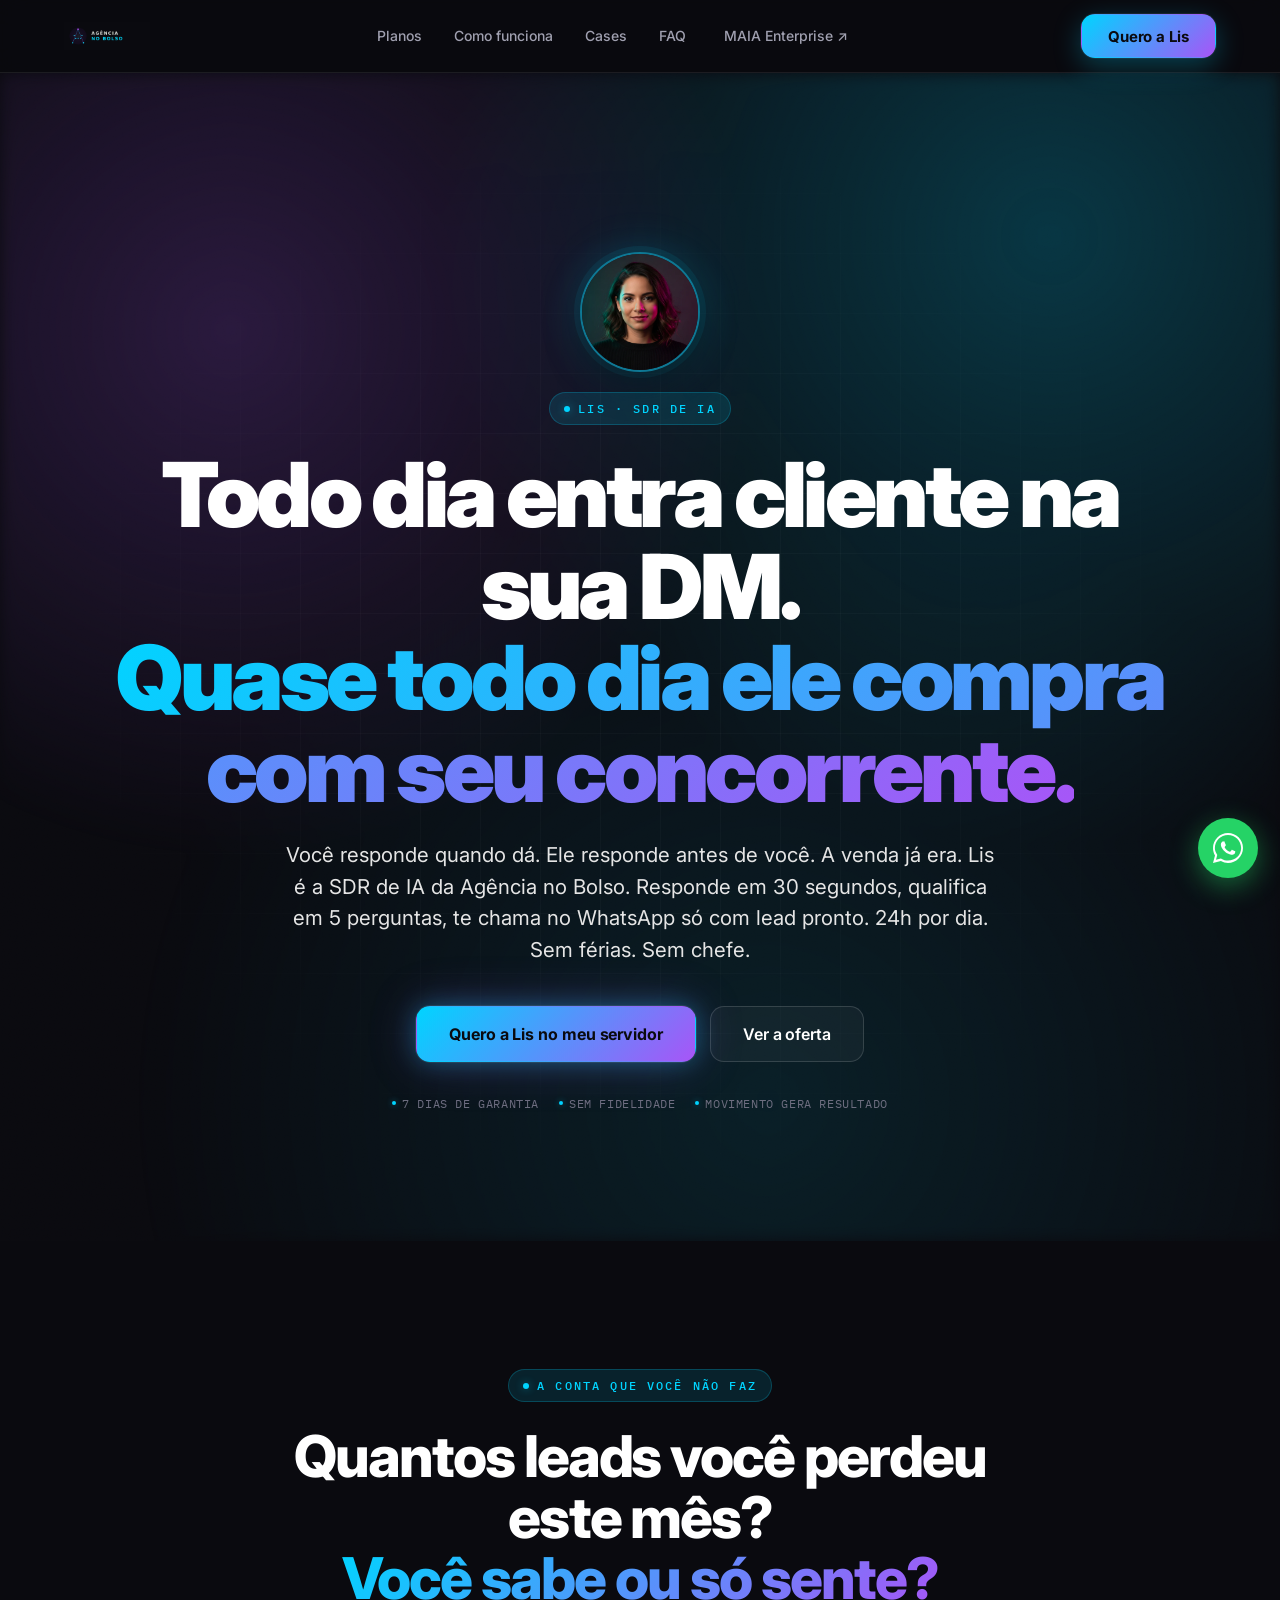
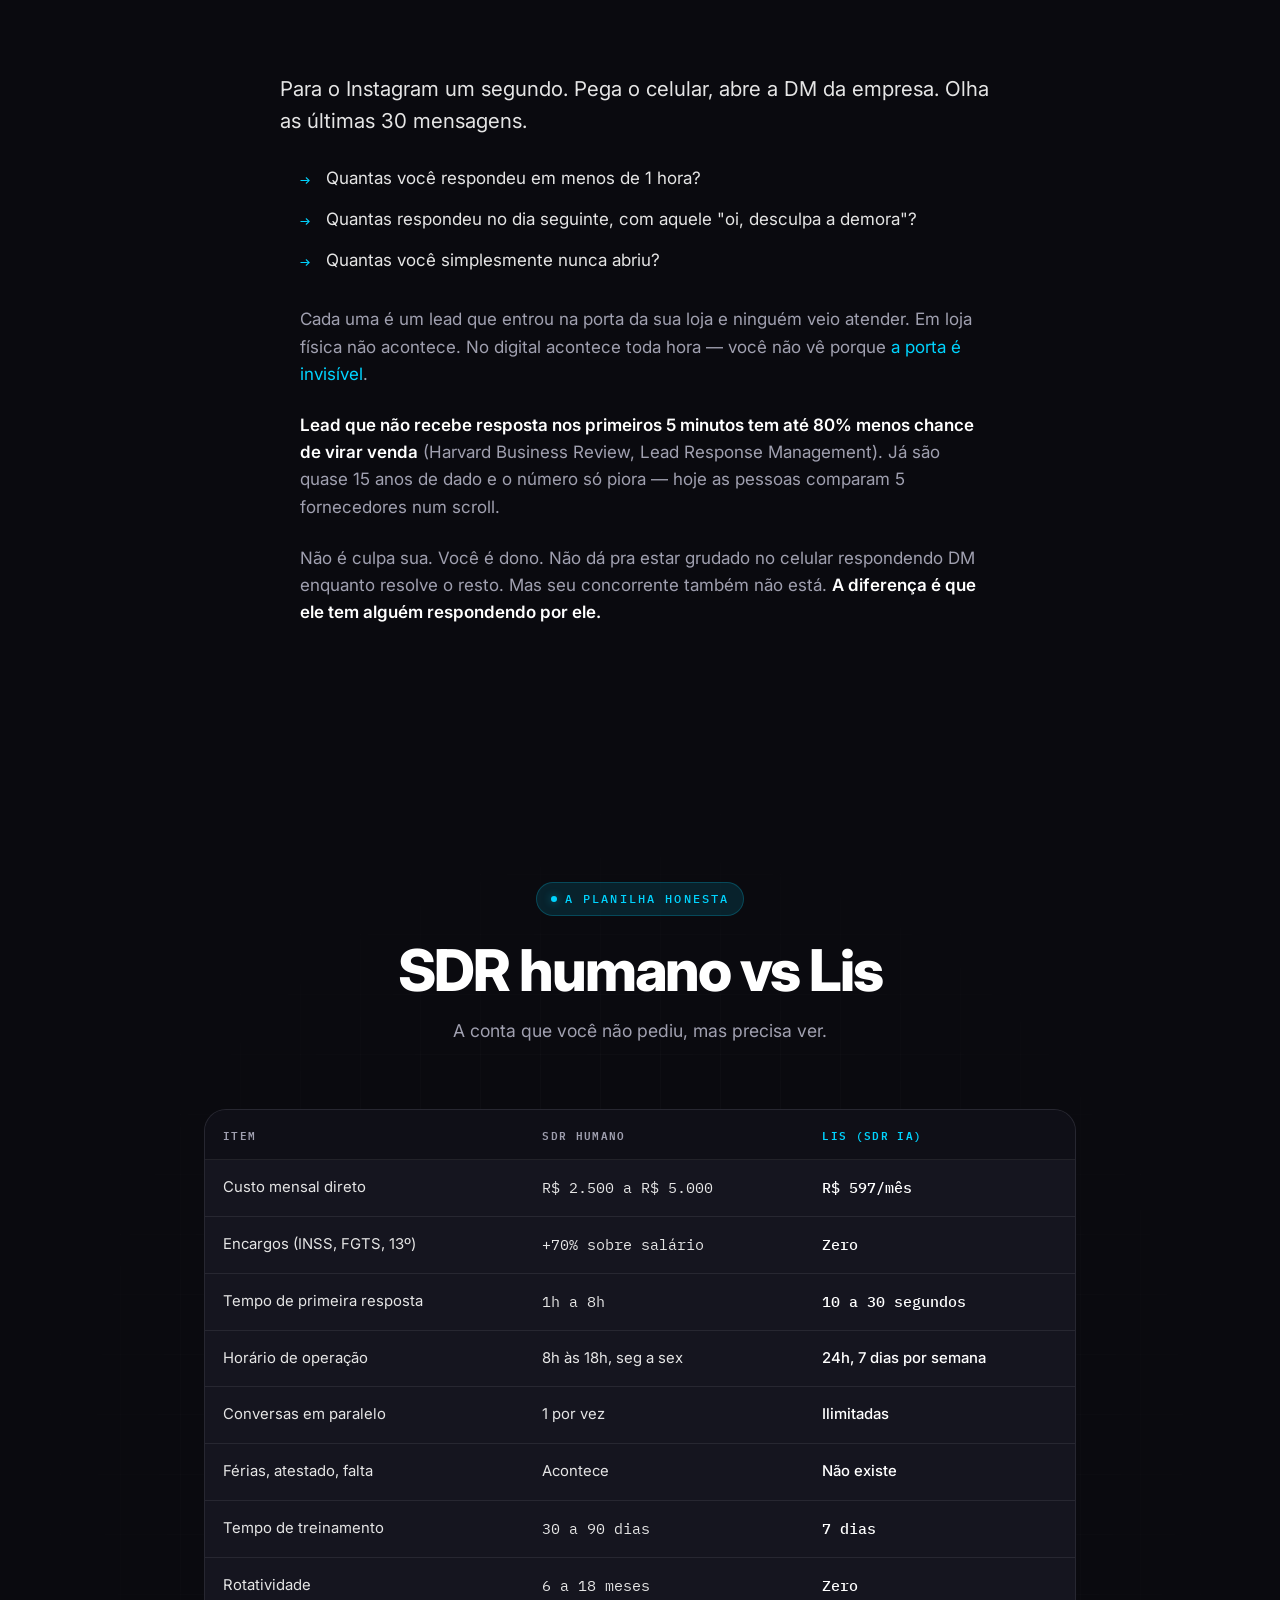
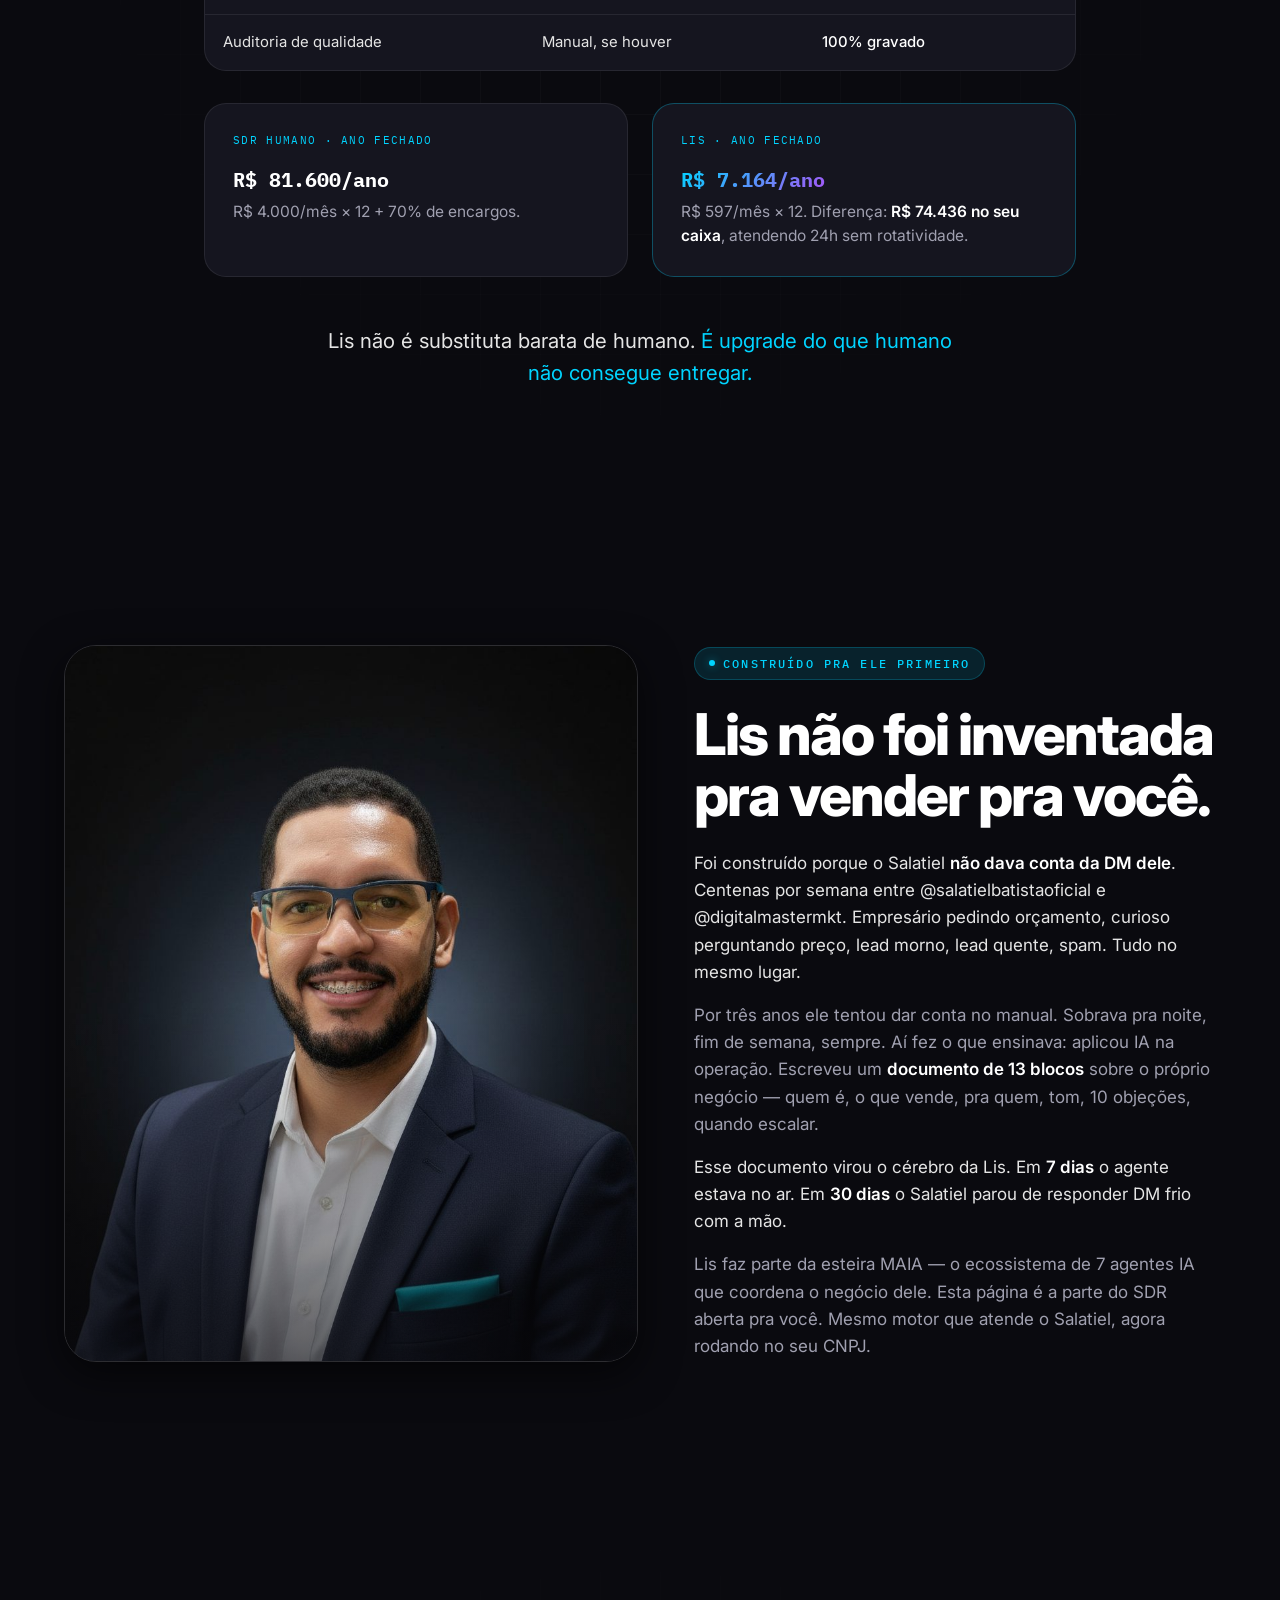
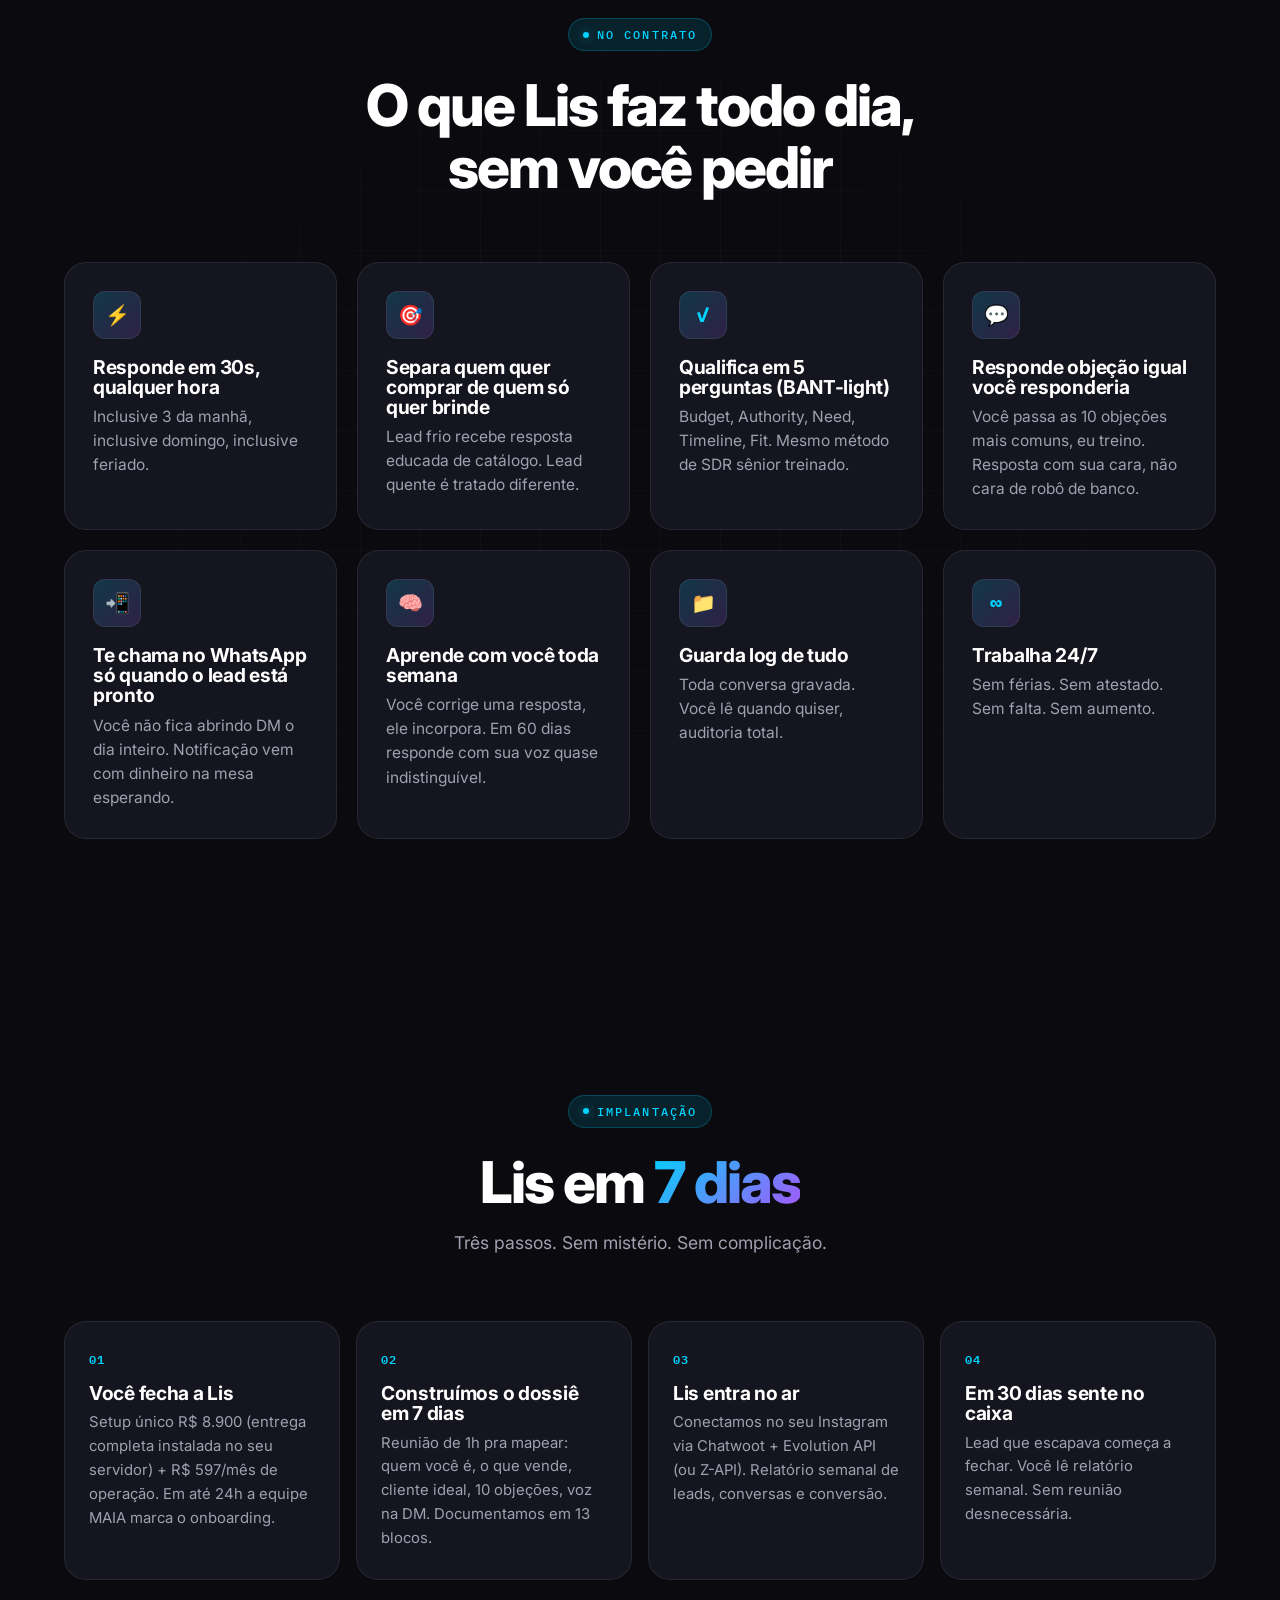
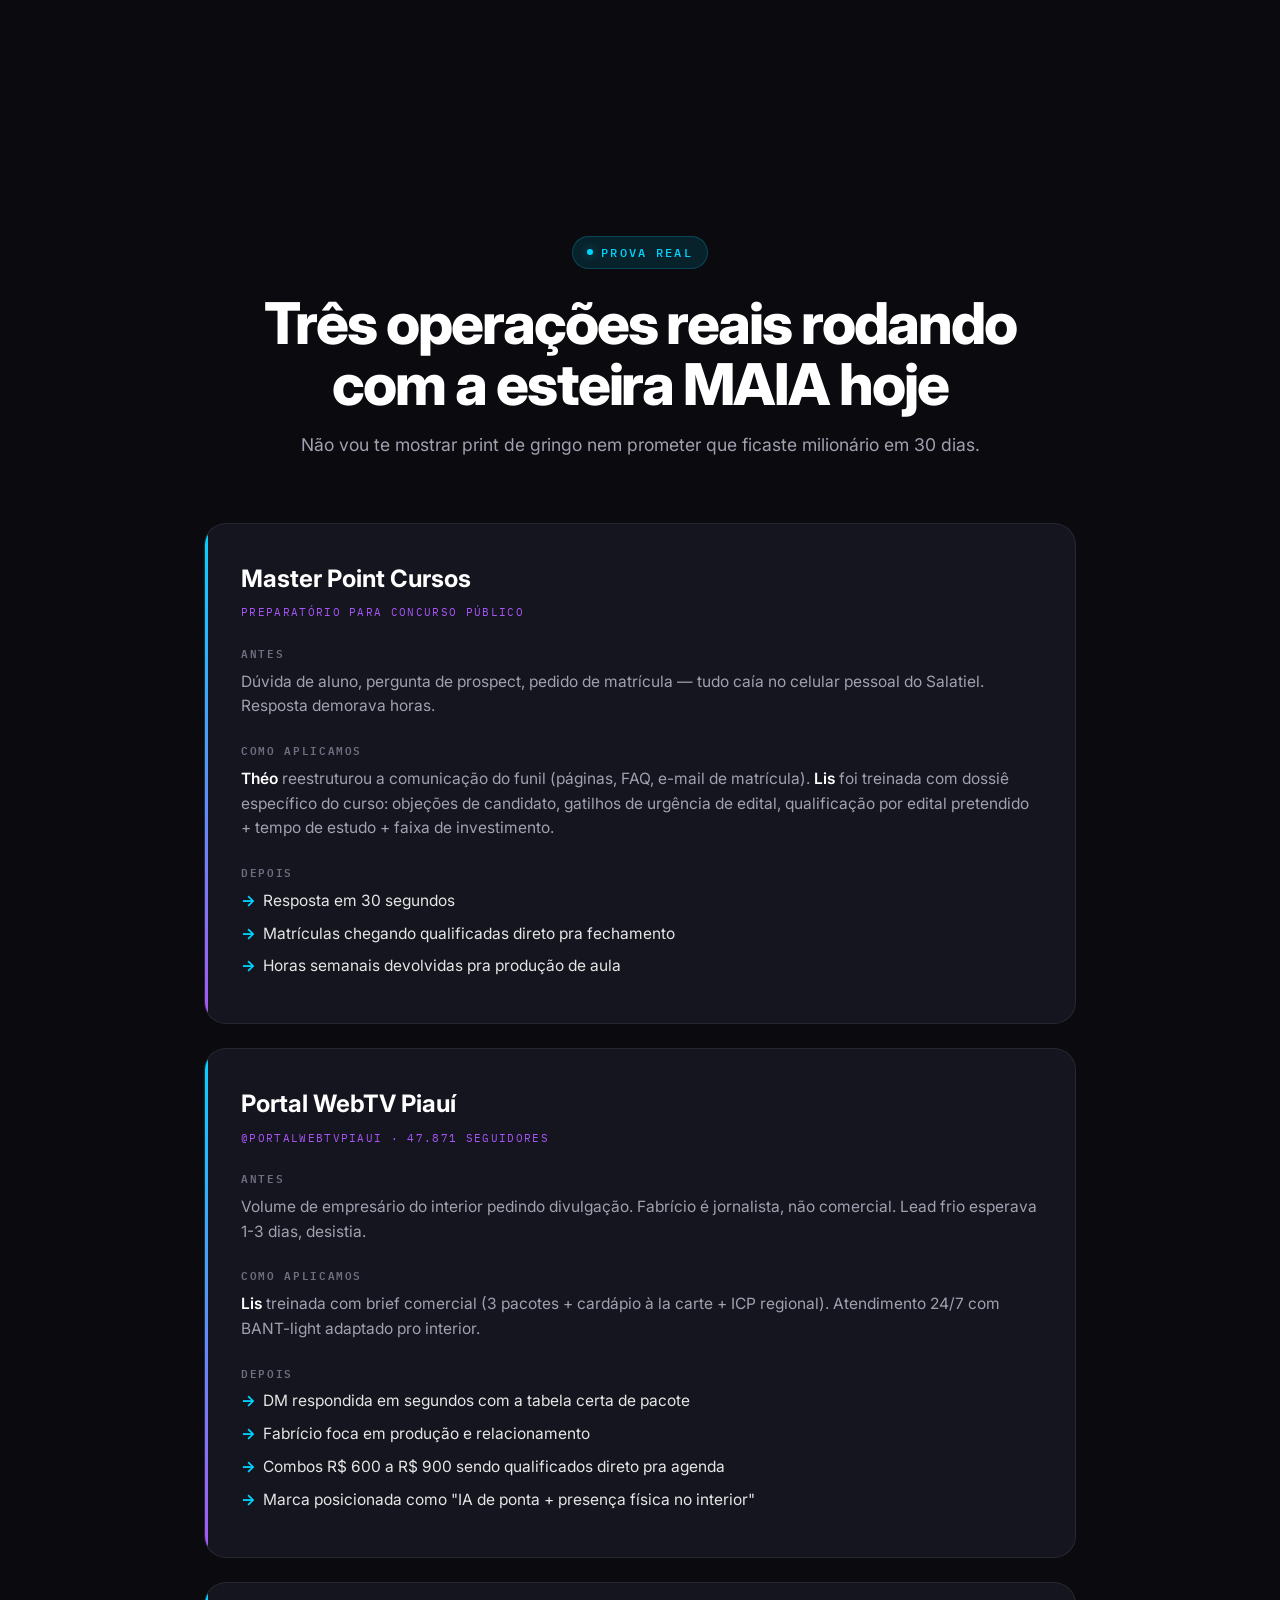
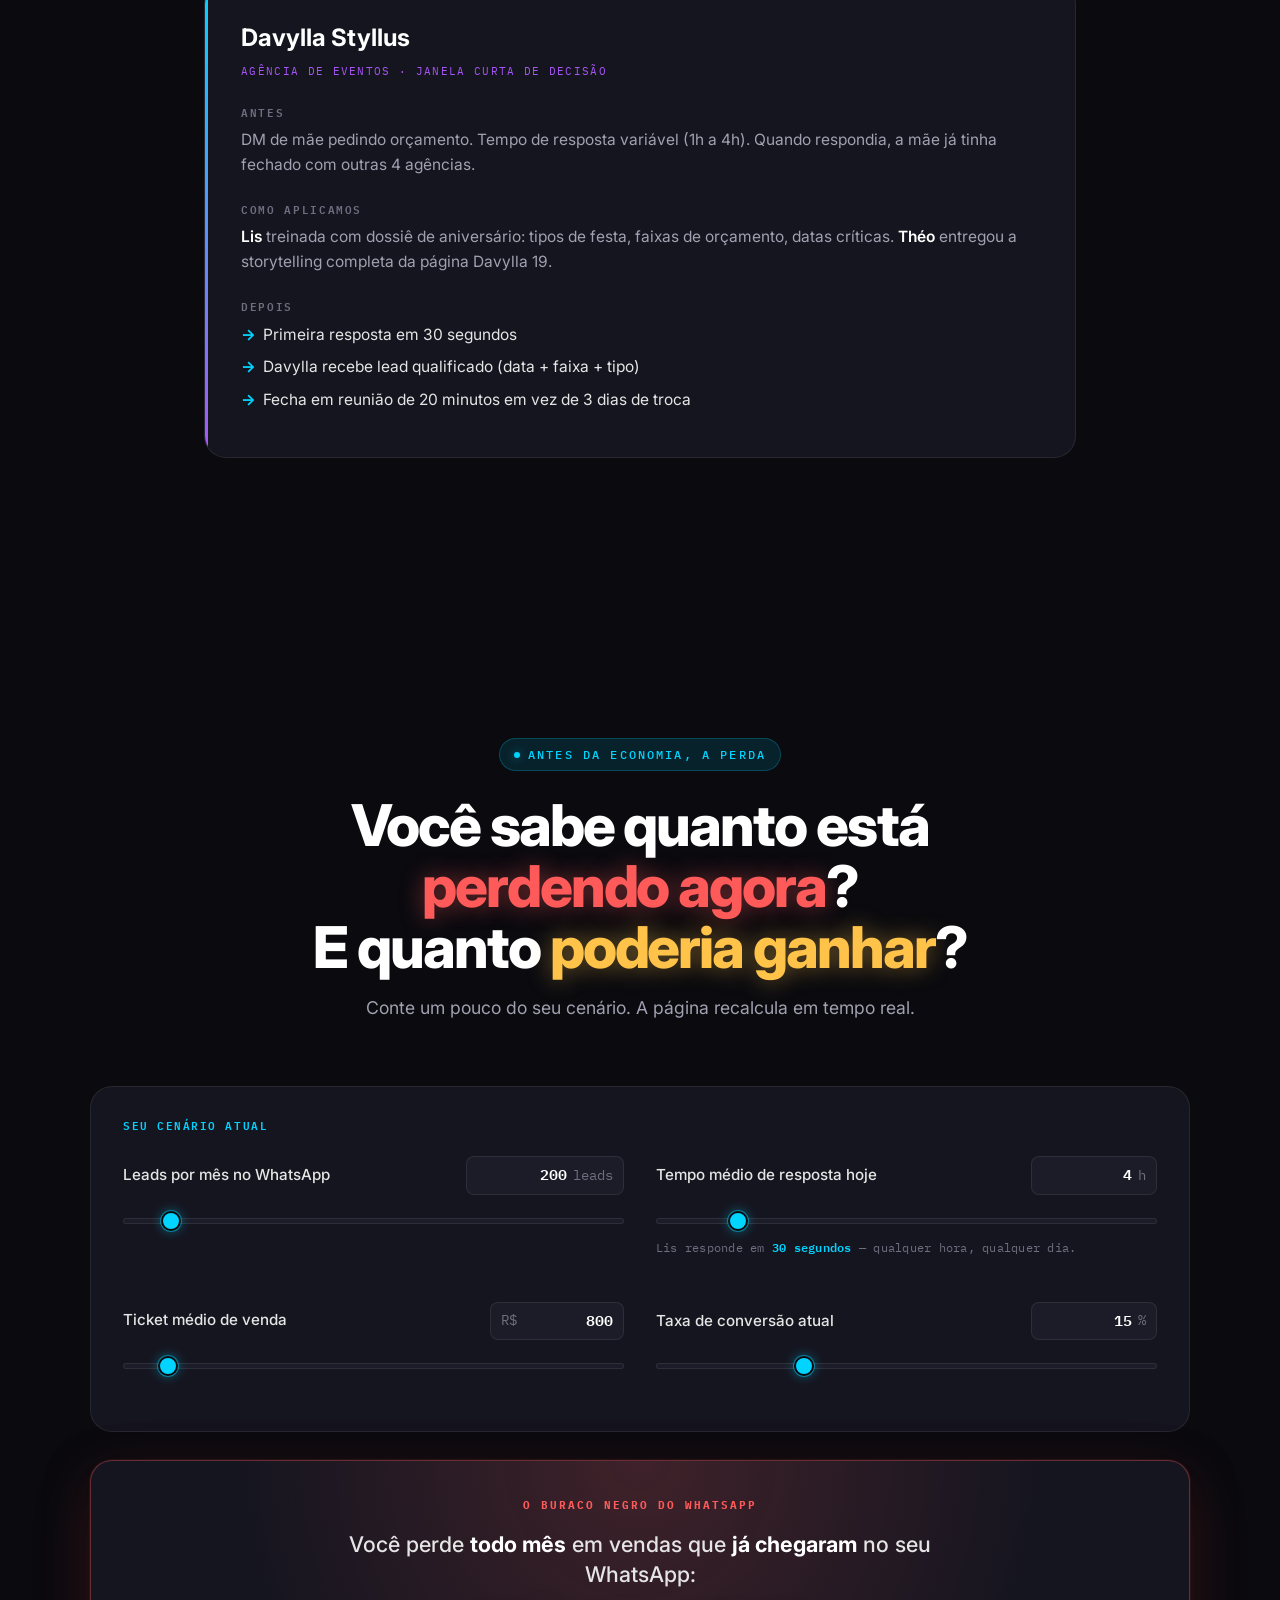
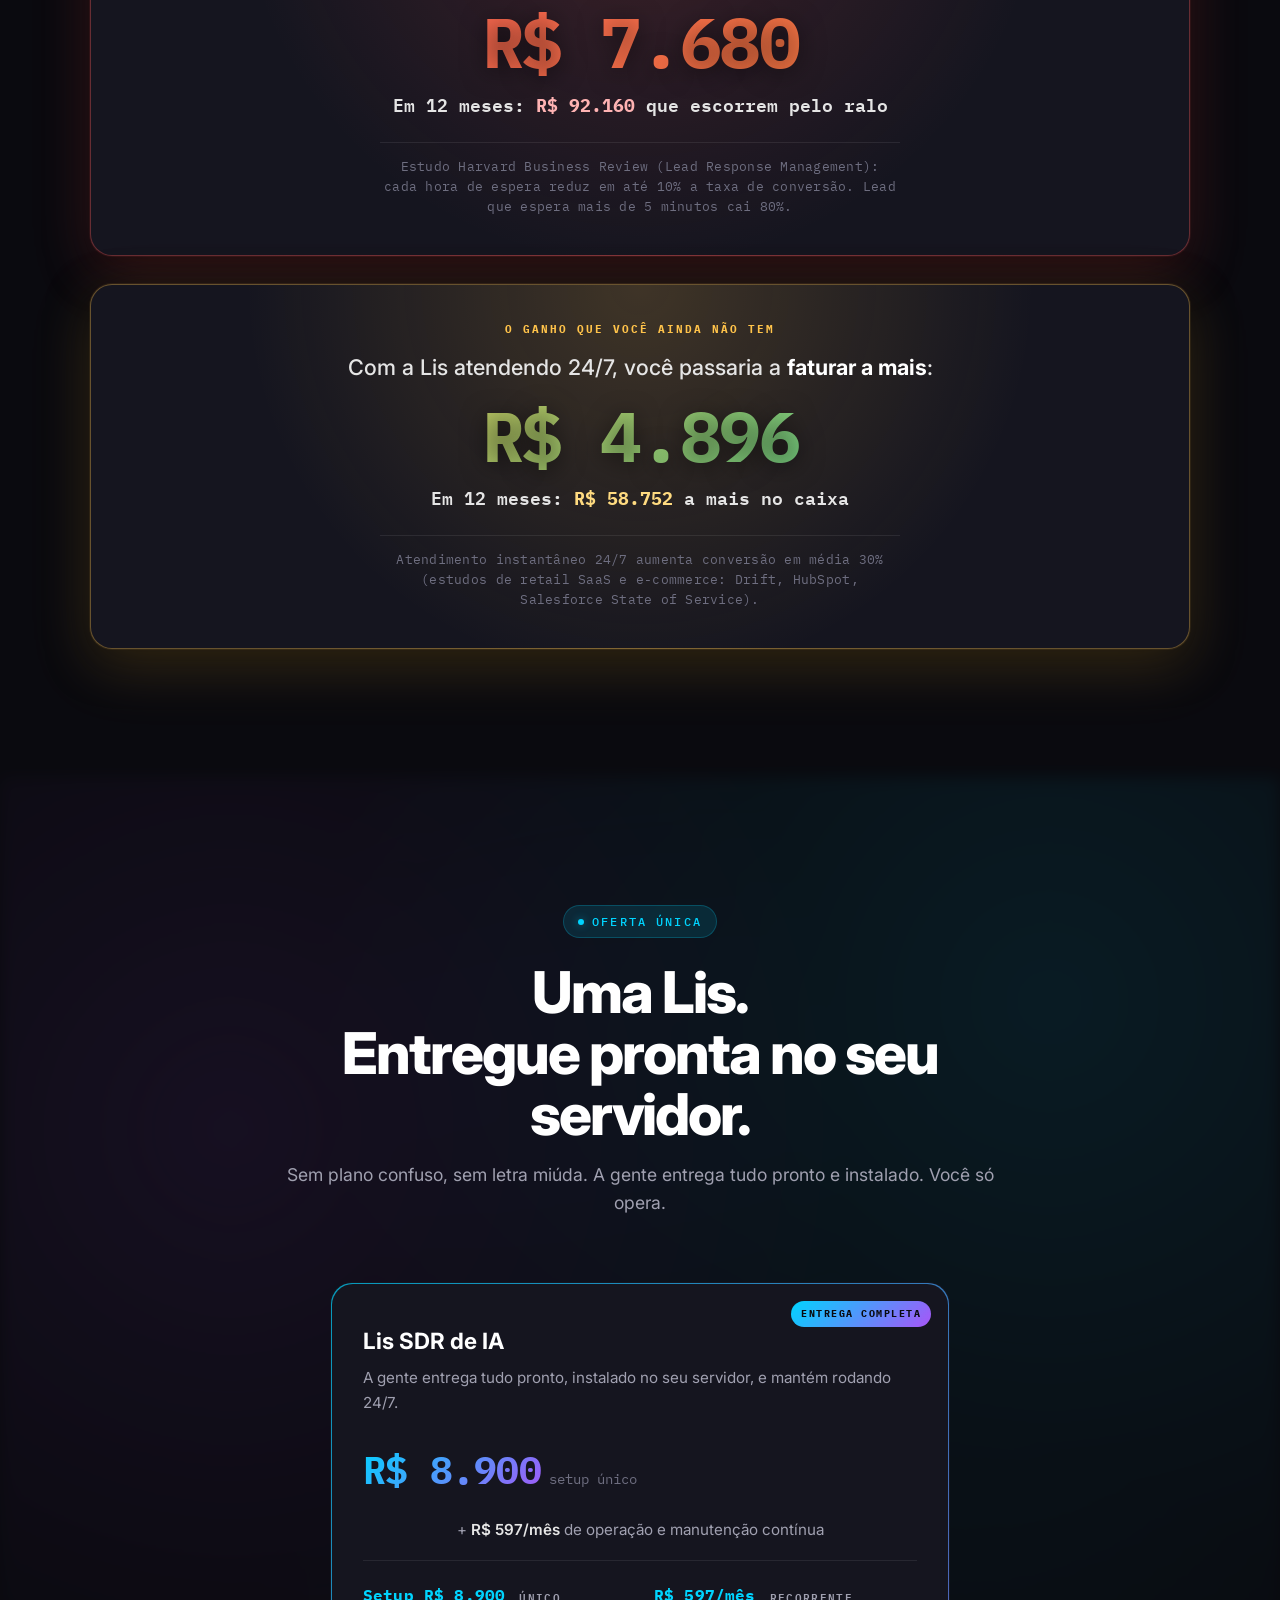
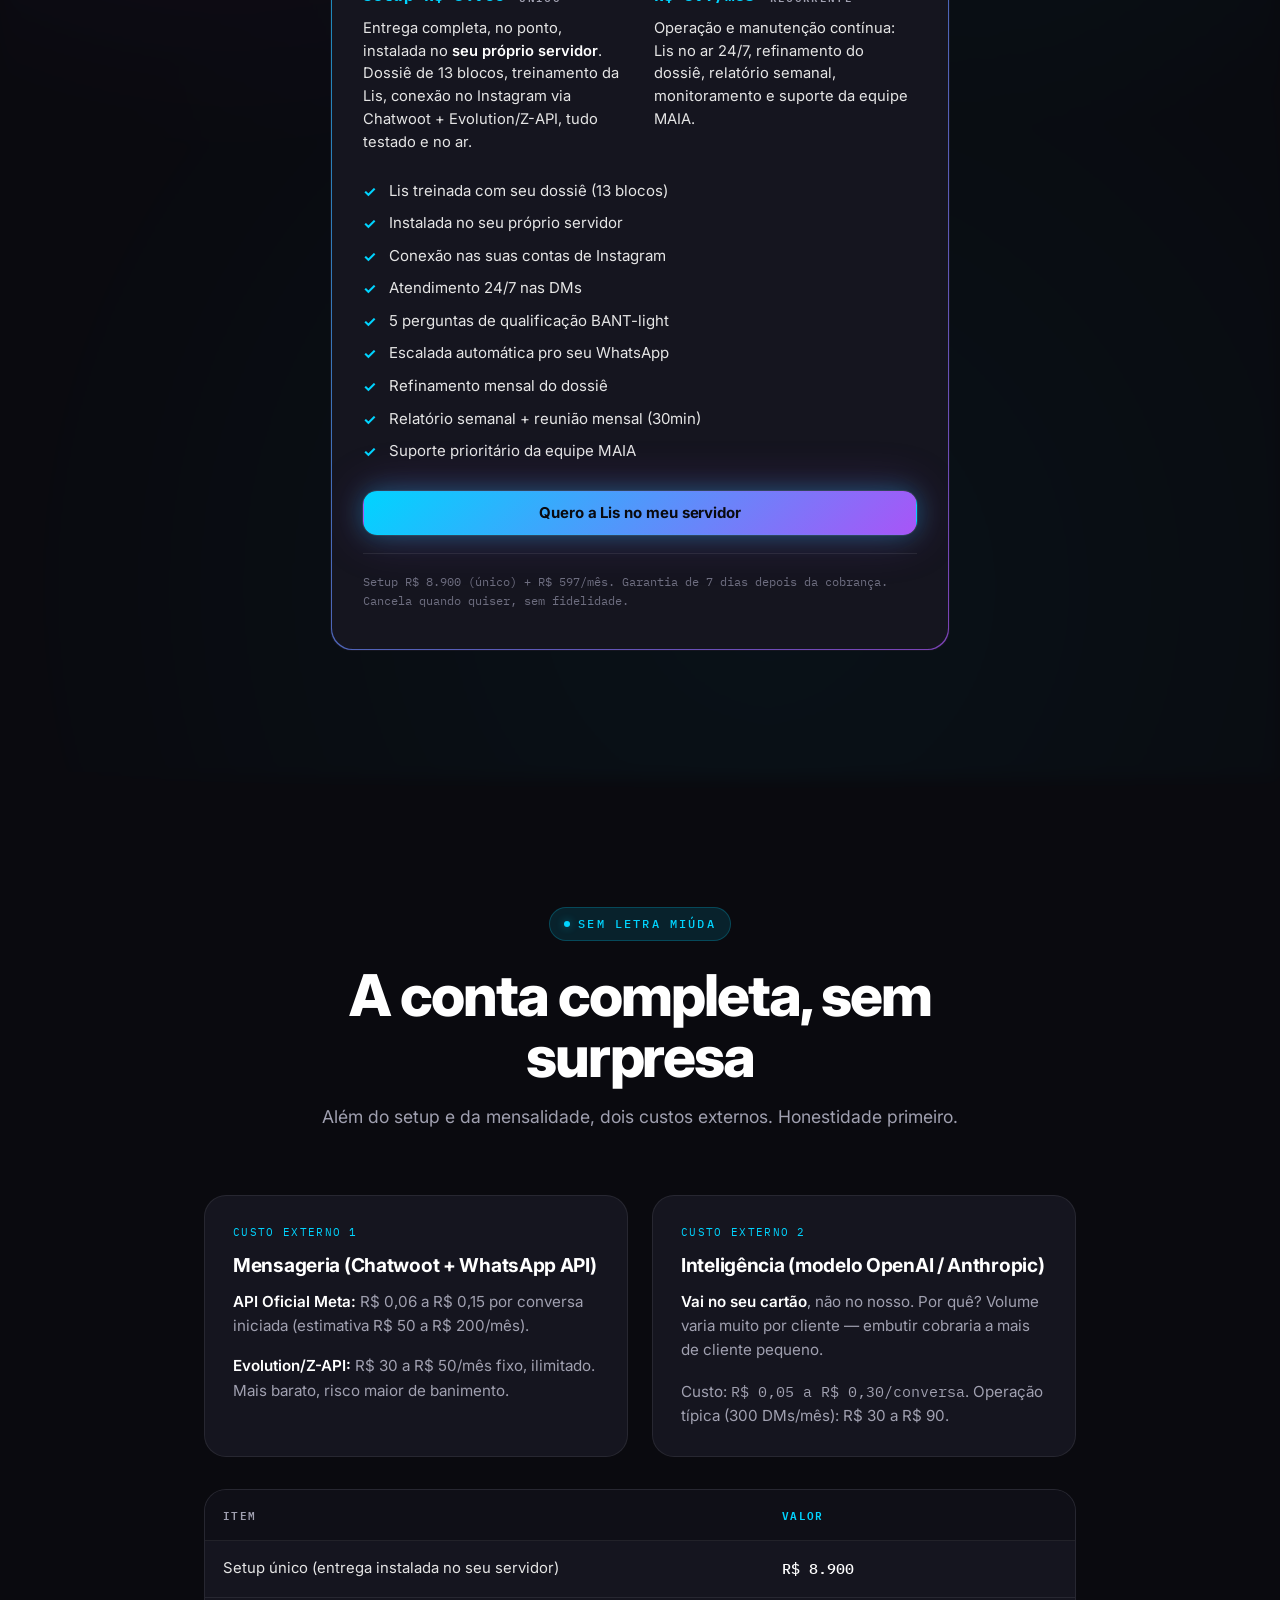
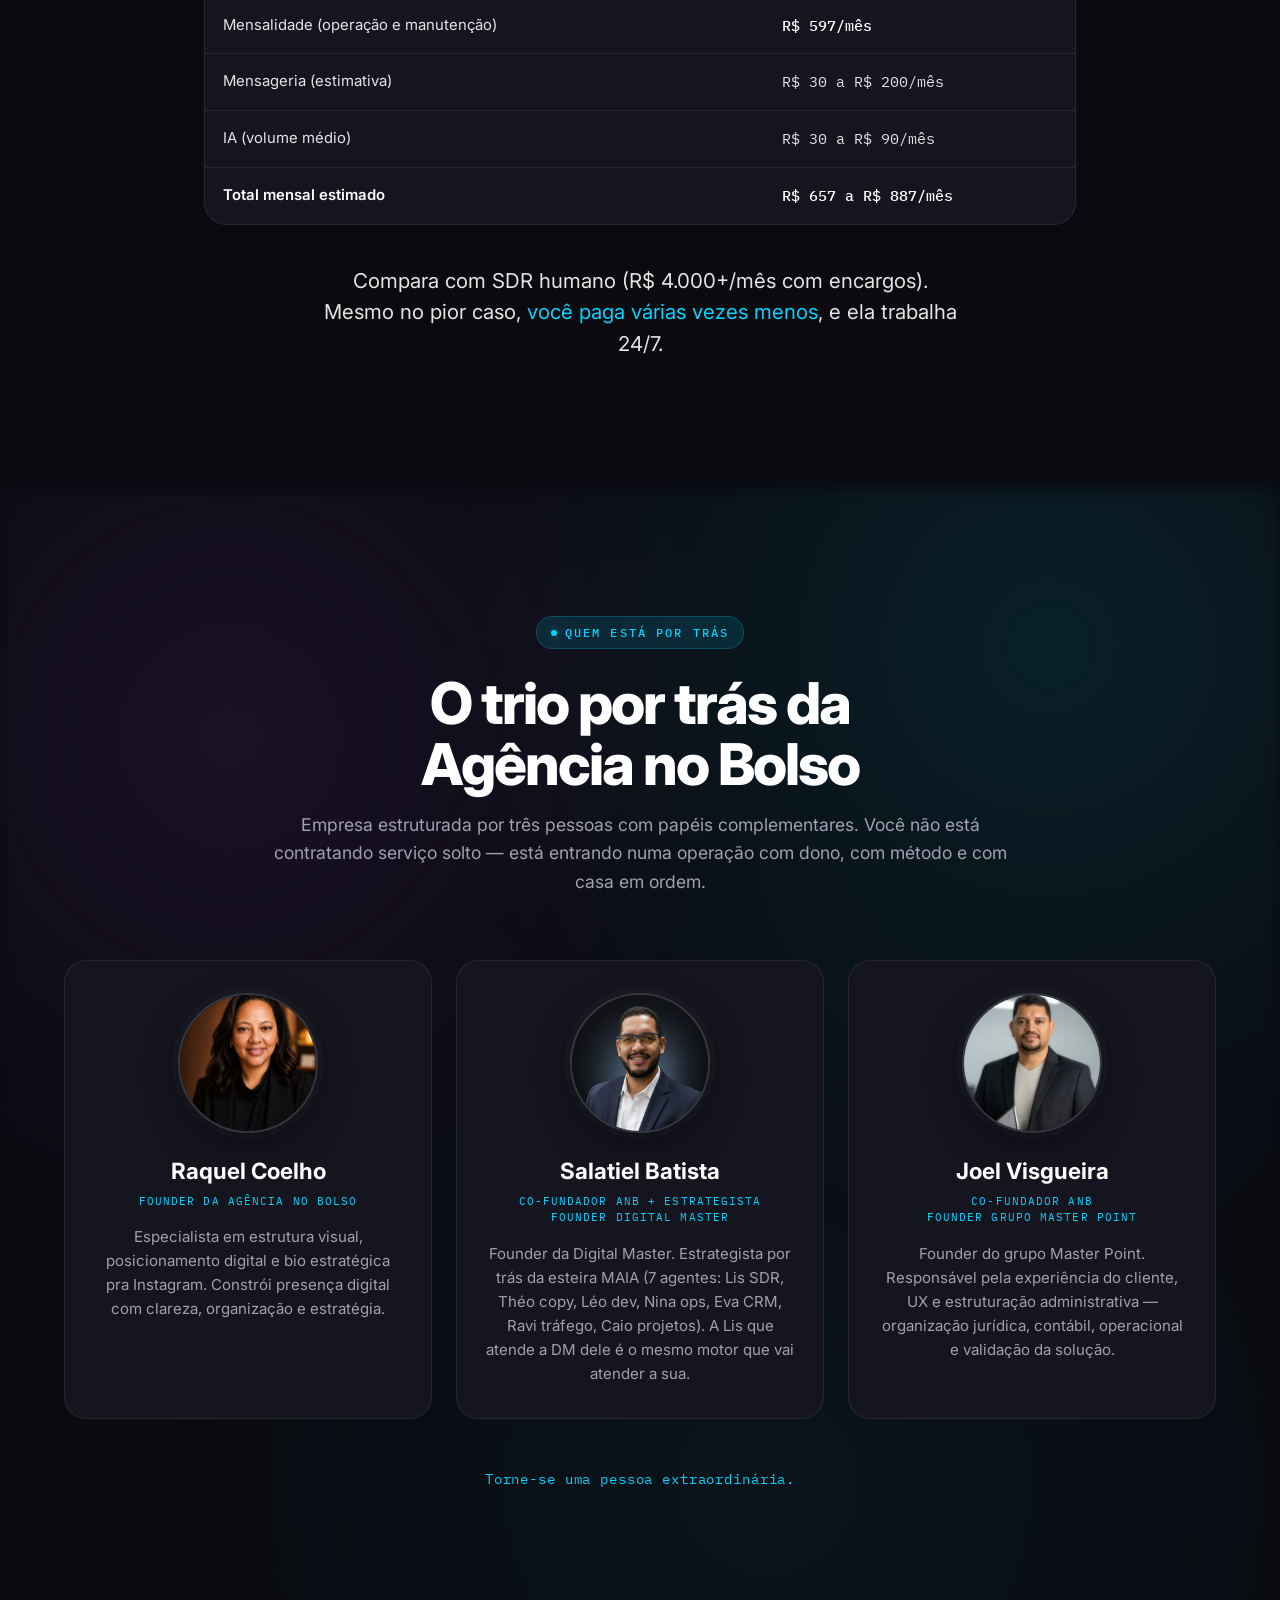
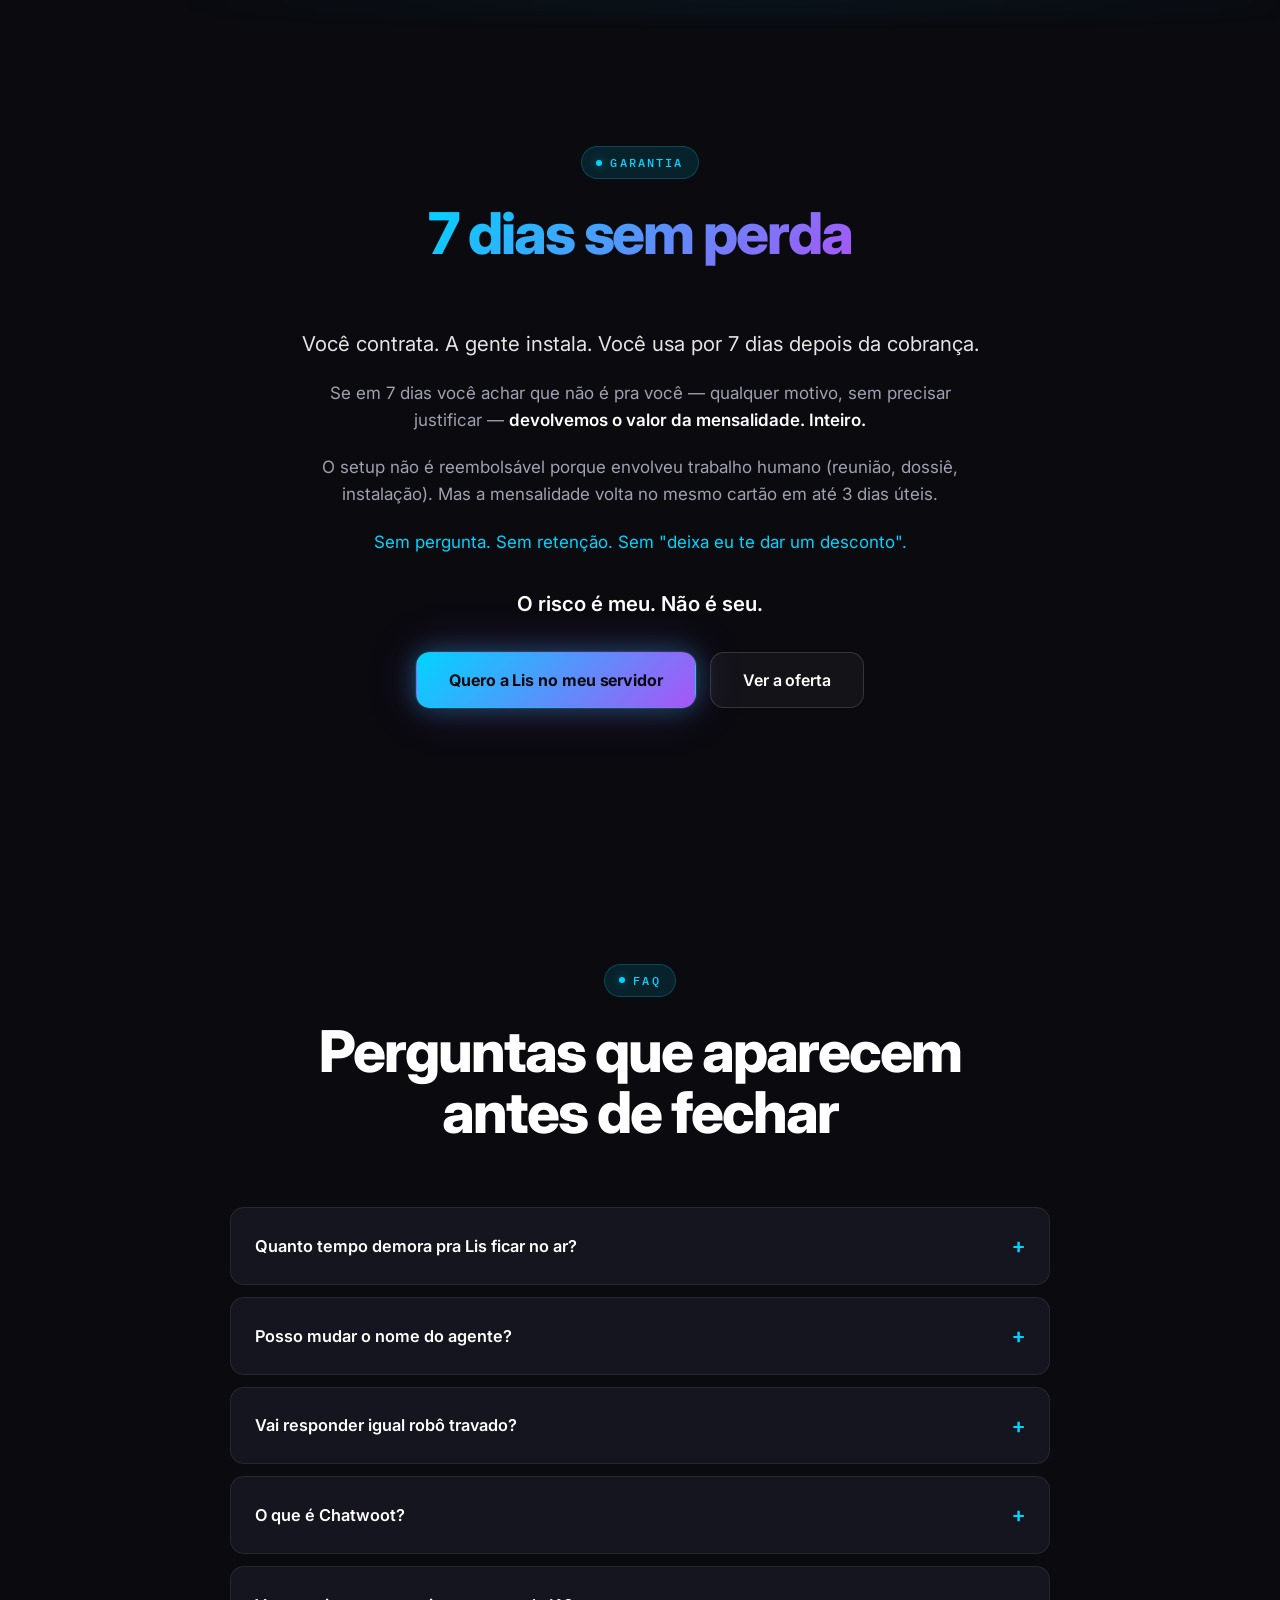
<file: sdr/index.html>
<!doctype html>
<html lang="pt-BR">
<head>
<meta charset="utf-8">
<meta name="viewport" content="width=device-width, initial-scale=1, viewport-fit=cover">
<meta name="theme-color" content="#0A0A0F">
<title>Lis SDR · Agência no Bolso — Atendimento de IA que responde em 30 segundos</title>
<meta name="description" content="Lis é a SDR de IA da esteira MAIA. Atende sua DM em 30 segundos, qualifica em 5 perguntas, te chama no WhatsApp só com lead pronto. 24/7. Setup único R$ 8.900 + R$ 597/mês.">
<meta name="author" content="Agência no Bolso">
<link rel="canonical" href="https://agencianobolso.com.br/sdr/">

<meta property="og:type" content="website">
<meta property="og:title" content="Lis SDR · Atendimento de IA 24/7">
<meta property="og:description" content="Todo dia entra cliente na sua DM. Quase todo dia ele compra com seu concorrente. Lis responde em 30s e qualifica como um vendedor sênior.">
<meta property="og:url" content="https://agencianobolso.com.br/sdr/">
<meta property="og:image" content="https://agencianobolso.com.br/assets/og-sdr.png">
<meta property="og:locale" content="pt_BR">
<meta name="twitter:card" content="summary_large_image">

<link rel="icon" href="/assets/favicon.svg" type="image/svg+xml">

<link rel="preconnect" href="https://fonts.googleapis.com">
<link rel="preconnect" href="https://fonts.gstatic.com" crossorigin>
<link rel="stylesheet" href="https://fonts.googleapis.com/css2?family=Inter:wght@400;500;600;700;800;900&family=IBM+Plex+Mono:wght@400;500;600&display=optional">
<link rel="preload" as="image" href="/assets/img/brand/salatiel_hero.jpg" fetchpriority="high">

<link rel="stylesheet" href="/assets/style.css?v=20260606-cnpj-footer">
</head>
<body>

<!-- NAVBAR -->
<nav class="navbar">
  <div class="nav-inner">
    <a href="/" class="nav-logo" aria-label="Agência no Bolso">
      <img src="/assets/img/brand/logo-horizontal-ondark.png" alt="Agência no Bolso" width="240" height="50">
    </a>
    <div class="nav-links">
      <a href="#planos">Planos</a>
      <a href="#lis">Como funciona</a>
      <a href="#cases">Cases</a>
      <a href="#faq">FAQ</a>
      <a href="/" class="btn-ghost">MAIA Enterprise ↗</a>
    </div>
    <a href="https://wa.me/5586981141438?text=Ol%C3%A1%20Salatiel%2C%20quero%20a%20Lis%20instalada%20no%20meu%20servidor" class="btn btn-primary" target="_blank" rel="noopener">Quero a Lis</a>
  </div>
</nav>

<!-- HERO -->
<header class="hero">
  <div class="mesh-gradient-bg"></div>
  <div class="grid-bg"></div>
  <div class="noise-bg"></div>
  <div class="container hero-inner">
    <img class="hero-agent-badge" src="/assets/img/agentes/lis.webp" alt="Lis, a SDR de IA da esteira MAIA" loading="eager" fetchpriority="high" width="800" height="800">
    <span class="eyebrow">Lis · SDR de IA</span>
    <h1>Todo dia entra cliente na sua DM.<br><span class="gradient-text">Quase todo dia ele compra com seu concorrente.</span></h1>
    <p class="lead">Você responde quando dá. Ele responde antes de você. A venda já era. Lis é a SDR de IA da Agência no Bolso. Responde em 30 segundos, qualifica em 5 perguntas, te chama no WhatsApp só com lead pronto. 24h por dia. Sem férias. Sem chefe.</p>
    <div class="cta-row" style="justify-content:center">
      <a href="https://wa.me/5586981141438?text=Ol%C3%A1%20Salatiel%2C%20quero%20a%20Lis%20instalada%20no%20meu%20servidor" class="btn glow-cta btn-lg" target="_blank" rel="noopener">Quero a Lis no meu servidor</a>
      <a href="#planos" class="btn btn-secondary btn-lg">Ver a oferta</a>
    </div>
    <div class="hero-meta">
      <span>7 dias de garantia</span>
      <span>Sem fidelidade</span>
      <span>Movimento gera resultado</span>
    </div>
  </div>
</header>

<!-- A CONTA QUE VOCÊ NÃO FAZ -->
<section>
  <div class="container container-narrow">
    <div class="section-header">
      <span class="eyebrow">A conta que você não faz</span>
      <h2>Quantos leads você perdeu este mês?<br><span class="gradient-text">Você sabe ou só sente?</span></h2>
    </div>
    <p class="lead" style="margin:0 auto 28px">Para o Instagram um segundo. Pega o celular, abre a DM da empresa. Olha as últimas 30 mensagens.</p>
    <ul style="list-style:none; padding:0; max-width:680px; margin: 0 auto 32px; display:grid; gap:14px">
      <li style="padding-left:26px; position:relative; color:var(--text-1)"><span style="position:absolute; left:0; top:2px; color:var(--cyan); font-family:var(--font-mono)">→</span> Quantas você respondeu em menos de 1 hora?</li>
      <li style="padding-left:26px; position:relative; color:var(--text-1)"><span style="position:absolute; left:0; top:2px; color:var(--cyan); font-family:var(--font-mono)">→</span> Quantas respondeu no dia seguinte, com aquele "oi, desculpa a demora"?</li>
      <li style="padding-left:26px; position:relative; color:var(--text-1)"><span style="position:absolute; left:0; top:2px; color:var(--cyan); font-family:var(--font-mono)">→</span> Quantas você simplesmente nunca abriu?</li>
    </ul>
    <p style="color:var(--text-2); max-width:680px; margin:0 auto 24px">Cada uma é um lead que entrou na porta da sua loja e ninguém veio atender. Em loja física não acontece. No digital acontece toda hora — você não vê porque <em>a porta é invisível</em>.</p>
    <p style="color:var(--text-2); max-width:680px; margin:0 auto"><strong>Lead que não recebe resposta nos primeiros 5 minutos tem até 80% menos chance de virar venda</strong> (Harvard Business Review, Lead Response Management). Já são quase 15 anos de dado e o número só piora — hoje as pessoas comparam 5 fornecedores num scroll.</p>
    <p style="color:var(--text-2); max-width:680px; margin: 24px auto 0">Não é culpa sua. Você é dono. Não dá pra estar grudado no celular respondendo DM enquanto resolve o resto. Mas seu concorrente também não está. <strong>A diferença é que ele tem alguém respondendo por ele.</strong></p>
  </div>
</section>

<!-- SDR HUMANO X LIS -->
<section>
  <div class="grid-bg"></div>
  <div class="container container-narrow">
    <div class="section-header">
      <span class="eyebrow">A planilha honesta</span>
      <h2>SDR humano vs Lis</h2>
      <p>A conta que você não pediu, mas precisa ver.</p>
    </div>
    <div class="compare-wrap">
      <table class="compare-table">
        <thead>
          <tr>
            <th>Item</th>
            <th>SDR humano</th>
            <th class="is-highlight">Lis (SDR IA)</th>
          </tr>
        </thead>
        <tbody>
          <tr><td>Custo mensal direto</td><td class="is-mono">R$ 2.500 a R$ 5.000</td><td class="is-highlight is-mono">R$ 597/mês</td></tr>
          <tr><td>Encargos (INSS, FGTS, 13º)</td><td class="is-mono">+70% sobre salário</td><td class="is-highlight is-mono">Zero</td></tr>
          <tr><td>Tempo de primeira resposta</td><td class="is-mono">1h a 8h</td><td class="is-highlight is-mono">10 a 30 segundos</td></tr>
          <tr><td>Horário de operação</td><td>8h às 18h, seg a sex</td><td class="is-highlight">24h, 7 dias por semana</td></tr>
          <tr><td>Conversas em paralelo</td><td>1 por vez</td><td class="is-highlight">Ilimitadas</td></tr>
          <tr><td>Férias, atestado, falta</td><td>Acontece</td><td class="is-highlight">Não existe</td></tr>
          <tr><td>Tempo de treinamento</td><td class="is-mono">30 a 90 dias</td><td class="is-highlight is-mono">7 dias</td></tr>
          <tr><td>Rotatividade</td><td class="is-mono">6 a 18 meses</td><td class="is-highlight is-mono">Zero</td></tr>
          <tr><td>Auditoria de qualidade</td><td>Manual, se houver</td><td class="is-highlight">100% gravado</td></tr>
        </tbody>
      </table>
    </div>
    <div class="grid grid-2" style="margin-top:32px">
      <div class="agent-card">
        <div class="agent-role">SDR humano · ano fechado</div>
        <div class="agent-name mono">R$ 81.600/ano</div>
        <p class="agent-desc">R$ 4.000/mês × 12 + 70% de encargos.</p>
      </div>
      <div class="agent-card" style="border-color:rgba(0,212,255,0.30)">
        <div class="agent-role" style="color:var(--cyan)">Lis · ano fechado</div>
        <div class="agent-name mono"><span class="gradient-text">R$ 7.164/ano</span></div>
        <p class="agent-desc">R$ 597/mês × 12. Diferença: <strong>R$ 74.436 no seu caixa</strong>, atendendo 24h sem rotatividade.</p>
      </div>
    </div>
    <p class="lead" style="text-align:center; margin:48px auto 0; max-width:640px">Lis não é substituta barata de humano. <em>É upgrade do que humano não consegue entregar.</em></p>
  </div>
</section>

<!-- COMO FUNCIONA: SALATIEL CONSTRUIU PRA ELE -->
<section id="lis">
  <div class="container">
    <div class="about-hero">
      <div class="about-hero-img">
        <img src="/assets/img/brand/salatiel_hero.jpg" alt="Salatiel Batista, criador da Lis" loading="lazy" width="864" height="1184">
      </div>
      <div>
        <span class="eyebrow">Construído pra ele primeiro</span>
        <h2>Lis não foi inventada<br>pra vender pra você.</h2>
        <p style="margin-top:1.5rem">Foi construído porque o Salatiel <strong>não dava conta da DM dele</strong>. Centenas por semana entre @salatielbatistaoficial e @digitalmastermkt. Empresário pedindo orçamento, curioso perguntando preço, lead morno, lead quente, spam. Tudo no mesmo lugar.</p>
        <p style="margin-top:1rem; color:var(--text-2)">Por três anos ele tentou dar conta no manual. Sobrava pra noite, fim de semana, sempre. Aí fez o que ensinava: aplicou IA na operação. Escreveu um <strong>documento de 13 blocos</strong> sobre o próprio negócio — quem é, o que vende, pra quem, tom, 10 objeções, quando escalar.</p>
        <p style="margin-top:1rem">Esse documento virou o cérebro da Lis. Em <strong>7 dias</strong> o agente estava no ar. Em <strong>30 dias</strong> o Salatiel parou de responder DM frio com a mão.</p>
        <p style="margin-top:1rem; color:var(--text-2)">Lis faz parte da esteira MAIA — o ecossistema de 7 agentes IA que coordena o negócio dele. Esta página é a parte do SDR aberta pra você. Mesmo motor que atende o Salatiel, agora rodando no seu CNPJ.</p>
      </div>
    </div>
  </div>
</section>

<!-- O QUE LIS FAZ -->
<section>
  <div class="grid-bg"></div>
  <div class="container">
    <div class="section-header">
      <span class="eyebrow">No contrato</span>
      <h2>O que Lis faz todo dia,<br>sem você pedir</h2>
    </div>
    <div class="agents-grid">
      <article class="agent-card">
        <div class="agent-icon">⚡</div>
        <h4>Responde em 30s, qualquer hora</h4>
        <p class="agent-desc">Inclusive 3 da manhã, inclusive domingo, inclusive feriado.</p>
      </article>
      <article class="agent-card">
        <div class="agent-icon">🎯</div>
        <h4>Separa quem quer comprar de quem só quer brinde</h4>
        <p class="agent-desc">Lead frio recebe resposta educada de catálogo. Lead quente é tratado diferente.</p>
      </article>
      <article class="agent-card">
        <div class="agent-icon">✓</div>
        <h4>Qualifica em 5 perguntas (BANT-light)</h4>
        <p class="agent-desc">Budget, Authority, Need, Timeline, Fit. Mesmo método de SDR sênior treinado.</p>
      </article>
      <article class="agent-card">
        <div class="agent-icon">💬</div>
        <h4>Responde objeção igual você responderia</h4>
        <p class="agent-desc">Você passa as 10 objeções mais comuns, eu treino. Resposta com sua cara, não cara de robô de banco.</p>
      </article>
      <article class="agent-card">
        <div class="agent-icon">📲</div>
        <h4>Te chama no WhatsApp só quando o lead está pronto</h4>
        <p class="agent-desc">Você não fica abrindo DM o dia inteiro. Notificação vem com dinheiro na mesa esperando.</p>
      </article>
      <article class="agent-card">
        <div class="agent-icon">🧠</div>
        <h4>Aprende com você toda semana</h4>
        <p class="agent-desc">Você corrige uma resposta, ele incorpora. Em 60 dias responde com sua voz quase indistinguível.</p>
      </article>
      <article class="agent-card">
        <div class="agent-icon">📁</div>
        <h4>Guarda log de tudo</h4>
        <p class="agent-desc">Toda conversa gravada. Você lê quando quiser, auditoria total.</p>
      </article>
      <article class="agent-card">
        <div class="agent-icon">∞</div>
        <h4>Trabalha 24/7</h4>
        <p class="agent-desc">Sem férias. Sem atestado. Sem falta. Sem aumento.</p>
      </article>
    </div>
  </div>
</section>

<!-- COMO ENTRA NA SUA OPERAÇÃO -->
<section>
  <div class="container">
    <div class="section-header">
      <span class="eyebrow">Implantação</span>
      <h2>Lis em <span class="gradient-text">7 dias</span></h2>
      <p>Três passos. Sem mistério. Sem complicação.</p>
    </div>
    <div class="process">
      <div class="process-step">
        <h4>Você fecha a Lis</h4>
        <p>Setup único R$ 8.900 (entrega completa instalada no seu servidor) + R$ 597/mês de operação. Em até 24h a equipe MAIA marca o onboarding.</p>
      </div>
      <div class="process-step">
        <h4>Construímos o dossiê em 7 dias</h4>
        <p>Reunião de 1h pra mapear: quem você é, o que vende, cliente ideal, 10 objeções, voz na DM. Documentamos em 13 blocos.</p>
      </div>
      <div class="process-step">
        <h4>Lis entra no ar</h4>
        <p>Conectamos no seu Instagram via Chatwoot + Evolution API (ou Z-API). Relatório semanal de leads, conversas e conversão.</p>
      </div>
      <div class="process-step">
        <h4>Em 30 dias sente no caixa</h4>
        <p>Lead que escapava começa a fechar. Você lê relatório semanal. Sem reunião desnecessária.</p>
      </div>
    </div>
  </div>
</section>

<!-- CASES -->
<section id="cases">
  <div class="container container-narrow">
    <div class="section-header">
      <span class="eyebrow">Prova Real</span>
      <h2>Três operações reais rodando<br>com a esteira MAIA hoje</h2>
      <p>Não vou te mostrar print de gringo nem prometer que ficaste milionário em 30 dias.</p>
    </div>

    <article class="case-narrative">
      <div class="case-name">Master Point Cursos</div>
      <div class="case-tag">Preparatório para concurso público</div>
      <div class="case-block">
        <div class="case-block-label">Antes</div>
        <p>Dúvida de aluno, pergunta de prospect, pedido de matrícula — tudo caía no celular pessoal do Salatiel. Resposta demorava horas.</p>
      </div>
      <div class="case-block">
        <div class="case-block-label">Como aplicamos</div>
        <p><strong>Théo</strong> reestruturou a comunicação do funil (páginas, FAQ, e-mail de matrícula). <strong>Lis</strong> foi treinada com dossiê específico do curso: objeções de candidato, gatilhos de urgência de edital, qualificação por edital pretendido + tempo de estudo + faixa de investimento.</p>
      </div>
      <div class="case-block">
        <div class="case-block-label">Depois</div>
        <ul class="case-result-list">
          <li>Resposta em 30 segundos</li>
          <li>Matrículas chegando qualificadas direto pra fechamento</li>
          <li>Horas semanais devolvidas pra produção de aula</li>
        </ul>
      </div>
    </article>

    <article class="case-narrative">
      <div class="case-name">Portal WebTV Piauí</div>
      <div class="case-tag">@portalwebtvpiaui · 47.871 seguidores</div>
      <div class="case-block">
        <div class="case-block-label">Antes</div>
        <p>Volume de empresário do interior pedindo divulgação. Fabrício é jornalista, não comercial. Lead frio esperava 1-3 dias, desistia.</p>
      </div>
      <div class="case-block">
        <div class="case-block-label">Como aplicamos</div>
        <p><strong>Lis</strong> treinada com brief comercial (3 pacotes + cardápio à la carte + ICP regional). Atendimento 24/7 com BANT-light adaptado pro interior.</p>
      </div>
      <div class="case-block">
        <div class="case-block-label">Depois</div>
        <ul class="case-result-list">
          <li>DM respondida em segundos com a tabela certa de pacote</li>
          <li>Fabrício foca em produção e relacionamento</li>
          <li>Combos R$ 600 a R$ 900 sendo qualificados direto pra agenda</li>
          <li>Marca posicionada como "IA de ponta + presença física no interior"</li>
        </ul>
      </div>
    </article>

    <article class="case-narrative">
      <div class="case-name">Davylla Styllus</div>
      <div class="case-tag">Agência de eventos · janela curta de decisão</div>
      <div class="case-block">
        <div class="case-block-label">Antes</div>
        <p>DM de mãe pedindo orçamento. Tempo de resposta variável (1h a 4h). Quando respondia, a mãe já tinha fechado com outras 4 agências.</p>
      </div>
      <div class="case-block">
        <div class="case-block-label">Como aplicamos</div>
        <p><strong>Lis</strong> treinada com dossiê de aniversário: tipos de festa, faixas de orçamento, datas críticas. <strong>Théo</strong> entregou a storytelling completa da página Davylla 19.</p>
      </div>
      <div class="case-block">
        <div class="case-block-label">Depois</div>
        <ul class="case-result-list">
          <li>Primeira resposta em 30 segundos</li>
          <li>Davylla recebe lead qualificado (data + faixa + tipo)</li>
          <li>Fecha em reunião de 20 minutos em vez de 3 dias de troca</li>
        </ul>
      </div>
    </article>
  </div>
</section>

<!-- CALCULADORA DOR + DESEJO (Buraco Negro WhatsApp + Ganho +30%) -->
<section id="calc-dor-desejo-sec">
  <div class="container">
    <div class="section-header">
      <span class="eyebrow">Antes da economia, a perda</span>
      <h2>Você sabe quanto está <span style="color:var(--red); text-shadow:0 0 24px var(--red-glow)">perdendo agora</span>?<br>E quanto <span style="color:var(--gold); text-shadow:0 0 24px var(--gold-glow)">poderia ganhar</span>?</h2>
      <p>Conte um pouco do seu cenário. A página recalcula em tempo real.</p>
    </div>

    <div class="calc-dor-desejo" id="calcDorDesejo">

      <!-- INPUTS COMPARTILHADOS -->
      <div class="calc-shared-inputs">
        <h3>Seu cenário atual</h3>
        <div class="calc-inputs-grid">

          <div class="roi-field">
            <div class="roi-field-label">
              <label for="ddLeads">Leads por mês no WhatsApp</label>
              <div class="roi-input-wrap">
                <input type="number" id="ddLeadsNum" min="50" max="2000" step="10" value="200" inputmode="numeric" aria-label="Quantidade de leads por mês no WhatsApp">
                <span class="roi-prefix">leads</span>
              </div>
            </div>
            <input type="range" id="ddLeads" class="roi-slider" min="50" max="2000" step="10" value="200" aria-label="Leads por mês (slider)">
          </div>

          <div class="roi-field">
            <div class="roi-field-label">
              <label for="ddHoras">Tempo médio de resposta hoje</label>
              <div class="roi-input-wrap">
                <input type="number" id="ddHorasNum" min="0.5" max="24" step="0.5" value="4" inputmode="decimal" aria-label="Tempo médio de resposta em horas">
                <span class="roi-prefix">h</span>
              </div>
            </div>
            <input type="range" id="ddHoras" class="roi-slider" min="0.5" max="24" step="0.5" value="4" aria-label="Tempo de resposta (slider)">
            <div class="roi-derived">Lis responde em <strong>30 segundos</strong> — qualquer hora, qualquer dia.</div>
          </div>

          <div class="roi-field">
            <div class="roi-field-label">
              <label for="ddTicket">Ticket médio de venda</label>
              <div class="roi-input-wrap">
                <span class="roi-prefix">R$</span>
                <input type="number" id="ddTicketNum" min="100" max="10000" step="50" value="800" inputmode="numeric" aria-label="Ticket médio de venda em reais">
              </div>
            </div>
            <input type="range" id="ddTicket" class="roi-slider" min="100" max="10000" step="50" value="800" aria-label="Ticket médio (slider)">
          </div>

          <div class="roi-field">
            <div class="roi-field-label">
              <label for="ddConv">Taxa de conversão atual</label>
              <div class="roi-input-wrap">
                <input type="number" id="ddConvNum" min="1" max="50" step="1" value="15" inputmode="numeric" aria-label="Taxa de conversão atual em porcentagem">
                <span class="roi-prefix">%</span>
              </div>
            </div>
            <input type="range" id="ddConv" class="roi-slider" min="1" max="50" step="1" value="15" aria-label="Taxa de conversão (slider)">
          </div>

        </div>
      </div>

      <!-- CARD A — DOR (PERDA) -->
      <article class="calc-impact-card is-loss" aria-live="polite">
        <div class="calc-impact-label">O buraco negro do WhatsApp</div>
        <div class="calc-impact-headline">Você perde <strong>todo mês</strong> em vendas que <strong>já chegaram</strong> no seu WhatsApp:</div>
        <div class="calc-impact-value" id="ddPerdaMes">R$ 0</div>
        <div class="calc-impact-sub">Em 12 meses: <strong id="ddPerdaAno">R$ 0</strong> que escorrem pelo ralo</div>
        <p class="calc-impact-credibility">Estudo Harvard Business Review (Lead Response Management): cada hora de espera reduz em até 10% a taxa de conversão. Lead que espera mais de 5 minutos cai 80%.</p>
      </article>

      <!-- CARD B — DESEJO (GANHO POTENCIAL +30%) -->
      <article class="calc-impact-card is-gain" aria-live="polite">
        <div class="calc-impact-label">O ganho que você ainda não tem</div>
        <div class="calc-impact-headline">Com a Lis atendendo 24/7, você passaria a <strong>faturar a mais</strong>:</div>
        <div class="calc-impact-value" id="ddGanhoMes">R$ 0</div>
        <div class="calc-impact-sub">Em 12 meses: <strong id="ddGanhoAno">R$ 0</strong> a mais no caixa</div>
        <p class="calc-impact-credibility">Atendimento instantâneo 24/7 aumenta conversão em média 30% (estudos de retail SaaS e e-commerce: Drift, HubSpot, Salesforce State of Service).</p>
      </article>

    </div>
  </div>
</section>

<script>
(function(){
  var fmtBR = new Intl.NumberFormat('pt-BR', { style: 'currency', currency: 'BRL', maximumFractionDigits: 0 });
  function brl(n){ if (!isFinite(n) || n < 0) n = 0; return fmtBR.format(Math.round(n)); }

  var FATOR_PERDA_POR_HORA = 0.08;   // Harvard: ~8% por hora (média 7-10%)
  var FATOR_AUMENTO_LIS    = 0.30;   // +30% com atendimento instantâneo 24/7

  var pairs = [
    { s: 'ddLeads',  n: 'ddLeadsNum'  },
    { s: 'ddHoras',  n: 'ddHorasNum'  },
    { s: 'ddTicket', n: 'ddTicketNum' },
    { s: 'ddConv',   n: 'ddConvNum'   }
  ];
  function bindPair(p){
    var s = document.getElementById(p.s);
    var n = document.getElementById(p.n);
    if (!s || !n) return;
    s.addEventListener('input', function(){ n.value = s.value; recompute(); });
    n.addEventListener('input', function(){
      var v = Number(n.value || 0);
      var min = Number(s.min), max = Number(s.max);
      if (v < min) v = min; if (v > max) v = max;
      s.value = v;
      recompute();
    });
    n.addEventListener('blur', function(){
      var v = Number(n.value || 0);
      var min = Number(s.min), max = Number(s.max);
      if (v < min) v = min; if (v > max) v = max;
      n.value = v;
      s.value = v;
      recompute();
    });
  }
  pairs.forEach(bindPair);

  var lastPerda = null, lastGanho = null;
  function pulse(elId, last, current){
    if (last === null || current === last) return current;
    var el = document.getElementById(elId);
    if (!el) return current;
    el.classList.remove('is-pulse');
    void el.offsetWidth;
    el.classList.add('is-pulse');
    return current;
  }

  function recompute(){
    var leads  = Number(document.getElementById('ddLeads').value)  || 0;
    var horas  = Number(document.getElementById('ddHoras').value)  || 0;
    var ticket = Number(document.getElementById('ddTicket').value) || 0;
    var conv   = Number(document.getElementById('ddConv').value)   || 0;

    var conversaoOtima   = conv / 100;
    var fatorEfetivo     = Math.max(0, 1 - FATOR_PERDA_POR_HORA * horas);
    var conversaoEfetiva = conversaoOtima * fatorEfetivo;

    var vendasOtimas    = leads * conversaoOtima;
    var vendasReais     = leads * conversaoEfetiva;
    var vendasPerdidas  = Math.max(0, vendasOtimas - vendasReais);
    var receitaPerdidaMes = vendasPerdidas * ticket;
    var receitaPerdidaAno = receitaPerdidaMes * 12;

    var receitaAtual      = leads * ticket * conversaoEfetiva; // receita real hoje (já com gargalo)
    var receitaComLis     = receitaAtual * (1 + FATOR_AUMENTO_LIS);
    var ganhoAdicionalMes = Math.max(0, receitaComLis - receitaAtual);
    var ganhoAdicionalAno = ganhoAdicionalMes * 12;

    document.getElementById('ddPerdaMes').textContent  = brl(receitaPerdidaMes);
    document.getElementById('ddPerdaAno').textContent  = brl(receitaPerdidaAno);
    document.getElementById('ddGanhoMes').textContent  = brl(ganhoAdicionalMes);
    document.getElementById('ddGanhoAno').textContent  = brl(ganhoAdicionalAno);

    lastPerda = pulse('ddPerdaMes', lastPerda, Math.round(receitaPerdidaMes));
    lastGanho = pulse('ddGanhoMes', lastGanho, Math.round(ganhoAdicionalMes));
  }
  recompute();
})();
</script>

<!-- OFERTA -->
<section id="planos">
  <div class="mesh-gradient-bg" style="opacity:.4"></div>
  <div class="container container-narrow">
    <div class="section-header">
      <span class="eyebrow">Oferta única</span>
      <h2>Uma Lis.<br>Entregue pronta no seu servidor.</h2>
      <p>Sem plano confuso, sem letra miúda. A gente entrega tudo pronto e instalado. Você só opera.</p>
    </div>

    <div class="plans-grid plans-grid-single">
      <article class="plan-card is-featured">
        <div class="plan-badge">Entrega completa</div>
        <div class="plan-name">Lis SDR de IA</div>
        <p class="plan-pitch">A gente entrega tudo pronto, instalado no seu servidor, e mantém rodando 24/7.</p>

        <div class="plan-price">
          <span class="v gradient-text">R$ 8.900</span><span class="u">setup único</span>
        </div>
        <p style="text-align:center; color:var(--text-2); font-size:.95rem; margin:-8px 0 18px">+ <strong style="color:var(--text-1)">R$ 597/mês</strong> de operação e manutenção contínua</p>

        <div class="offer-split">
          <div class="offer-split-item">
            <div class="offer-split-head">Setup R$ 8.900 <span>único</span></div>
            <p>Entrega completa, no ponto, instalada no <strong>seu próprio servidor</strong>. Dossiê de 13 blocos, treinamento da Lis, conexão no Instagram via Chatwoot + Evolution/Z-API, tudo testado e no ar.</p>
          </div>
          <div class="offer-split-item">
            <div class="offer-split-head">R$ 597/mês <span>recorrente</span></div>
            <p>Operação e manutenção contínua: Lis no ar 24/7, refinamento do dossiê, relatório semanal, monitoramento e suporte da equipe MAIA.</p>
          </div>
        </div>

        <ul class="plan-features">
          <li>Lis treinada com seu dossiê (13 blocos)</li>
          <li>Instalada no seu próprio servidor</li>
          <li>Conexão nas suas contas de Instagram</li>
          <li>Atendimento 24/7 nas DMs</li>
          <li>5 perguntas de qualificação BANT-light</li>
          <li>Escalada automática pro seu WhatsApp</li>
          <li>Refinamento mensal do dossiê</li>
          <li>Relatório semanal + reunião mensal (30min)</li>
          <li>Suporte prioritário da equipe MAIA</li>
        </ul>
        <a href="https://wa.me/5586981141438?text=Ol%C3%A1%20Salatiel%2C%20quero%20a%20Lis%20instalada%20no%20meu%20servidor" class="btn glow-cta" style="width:100%" target="_blank" rel="noopener">Quero a Lis no meu servidor</a>
        <p class="plan-setup">Setup R$ 8.900 (único) + R$ 597/mês. Garantia de 7 dias depois da cobrança. Cancela quando quiser, sem fidelidade.</p>
      </article>
    </div>
  </div>
</section>

<!-- A CONTA HONESTA -->
<section>
  <div class="container container-narrow">
    <div class="section-header">
      <span class="eyebrow">Sem letra miúda</span>
      <h2>A conta completa, sem surpresa</h2>
      <p>Além do setup e da mensalidade, dois custos externos. Honestidade primeiro.</p>
    </div>

    <div class="grid grid-2" style="margin-bottom:32px">
      <div class="agent-card">
        <div class="agent-role">Custo externo 1</div>
        <h4>Mensageria (Chatwoot + WhatsApp API)</h4>
        <p style="color:var(--text-2); font-size:.95rem; margin-top:14px"><strong>API Oficial Meta:</strong> R$ 0,06 a R$ 0,15 por conversa iniciada (estimativa R$ 50 a R$ 200/mês).</p>
        <p style="color:var(--text-2); font-size:.95rem; margin-top:10px"><strong>Evolution/Z-API:</strong> R$ 30 a R$ 50/mês fixo, ilimitado. Mais barato, risco maior de banimento.</p>
      </div>
      <div class="agent-card">
        <div class="agent-role">Custo externo 2</div>
        <h4>Inteligência (modelo OpenAI / Anthropic)</h4>
        <p style="color:var(--text-2); font-size:.95rem; margin-top:14px"><strong>Vai no seu cartão</strong>, não no nosso. Por quê? Volume varia muito por cliente — embutir cobraria a mais de cliente pequeno.</p>
        <p style="color:var(--text-2); font-size:.95rem; margin-top:10px">Custo: <span class="mono">R$ 0,05 a R$ 0,30/conversa</span>. Operação típica (300 DMs/mês): R$ 30 a R$ 90.</p>
      </div>
    </div>

    <div class="compare-wrap">
      <table class="compare-table">
        <thead>
          <tr><th>Item</th><th class="is-highlight">Valor</th></tr>
        </thead>
        <tbody>
          <tr><td>Setup único (entrega instalada no seu servidor)</td><td class="is-highlight is-mono">R$ 8.900</td></tr>
          <tr><td>Mensalidade (operação e manutenção)</td><td class="is-highlight is-mono">R$ 597/mês</td></tr>
          <tr><td>Mensageria (estimativa)</td><td class="is-mono">R$ 30 a R$ 200/mês</td></tr>
          <tr><td>IA (volume médio)</td><td class="is-mono">R$ 30 a R$ 90/mês</td></tr>
          <tr><td><strong>Total mensal estimado</strong></td><td class="is-highlight is-mono">R$ 657 a R$ 887/mês</td></tr>
        </tbody>
      </table>
    </div>
    <p class="lead" style="text-align:center; margin: 40px auto 0; max-width:640px">Compara com SDR humano (R$ 4.000+/mês com encargos). Mesmo no pior caso, <em>você paga várias vezes menos</em>, e ela trabalha 24/7.</p>
  </div>
</section>

<!-- TRIO FUNDADOR -->
<section>
  <div class="mesh-gradient-bg" style="opacity:.5"></div>
  <div class="container">
    <div class="section-header">
      <span class="eyebrow">Quem está por trás</span>
      <h2>O trio por trás da<br>Agência no Bolso</h2>
      <p>Empresa estruturada por três pessoas com papéis complementares. Você não está contratando serviço solto — está entrando numa operação com dono, com método e com casa em ordem.</p>
    </div>
    <div class="founders-grid">
      <article class="founder-card">
        <img class="founder-photo" src="/assets/img/fundadores/raquel_coelho.jpg" alt="Raquel Coelho, Founder da Agência no Bolso" loading="lazy" width="320" height="400">
        <div class="founder-name">Raquel Coelho</div>
        <div class="founder-role">Founder da Agência no Bolso</div>
        <p class="founder-bio">Especialista em estrutura visual, posicionamento digital e bio estratégica pra Instagram. Constrói presença digital com clareza, organização e estratégia.</p>
      </article>
      <article class="founder-card">
        <img class="founder-photo" src="/assets/img/brand/salatiel_hero.jpg" alt="Salatiel Batista, Co-fundador AnB + Estrategista + Founder Digital Master" loading="lazy" width="864" height="1184">
        <div class="founder-name">Salatiel Batista</div>
        <div class="founder-role">Co-fundador AnB + Estrategista<br>Founder Digital Master</div>
        <p class="founder-bio">Founder da Digital Master. Estrategista por trás da esteira MAIA (7 agentes: Lis SDR, Théo copy, Léo dev, Nina ops, Eva CRM, Ravi tráfego, Caio projetos). A Lis que atende a DM dele é o mesmo motor que vai atender a sua.</p>
      </article>
      <article class="founder-card">
        <img class="founder-photo" src="/assets/img/fundadores/joel_visgueira.jpg" alt="Joel Visgueira, Co-fundador AnB + Founder grupo Master Point" loading="lazy" width="324" height="400">
        <div class="founder-name">Joel Visgueira</div>
        <div class="founder-role">Co-fundador AnB<br>Founder grupo Master Point</div>
        <p class="founder-bio">Founder do grupo Master Point. Responsável pela experiência do cliente, UX e estruturação administrativa — organização jurídica, contábil, operacional e validação da solução.</p>
      </article>
    </div>
    <p style="text-align:center; margin-top:48px; font-family:var(--font-mono); font-size:.9rem; color:var(--cyan); letter-spacing:.06em">Torne-se uma pessoa extraordinária.</p>
  </div>
</section>

<!-- GARANTIA -->
<section>
  <div class="container container-narrow">
    <div class="section-header">
      <span class="eyebrow">Garantia</span>
      <h2><span class="gradient-text">7 dias sem perda</span></h2>
    </div>
    <p class="lead" style="margin:0 auto 20px; text-align:center">Você contrata. A gente instala. Você usa por 7 dias depois da cobrança.</p>
    <p style="text-align:center; color:var(--text-2); max-width:680px; margin: 0 auto 20px">Se em 7 dias você achar que não é pra você — qualquer motivo, sem precisar justificar — <strong>devolvemos o valor da mensalidade. Inteiro.</strong></p>
    <p style="text-align:center; color:var(--text-2); max-width:680px; margin: 0 auto 20px">O setup não é reembolsável porque envolveu trabalho humano (reunião, dossiê, instalação). Mas a mensalidade volta no mesmo cartão em até 3 dias úteis.</p>
    <p style="text-align:center; color:var(--text-3); max-width:680px; margin: 0 auto 32px"><em>Sem pergunta. Sem retenção. Sem "deixa eu te dar um desconto".</em></p>
    <p class="lead" style="text-align:center; max-width:680px; margin: 0 auto 32px"><strong>O risco é meu. Não é seu.</strong></p>
    <div class="cta-row" style="justify-content:center">
      <a href="https://wa.me/5586981141438?text=Ol%C3%A1%20Salatiel%2C%20quero%20a%20Lis%20instalada%20no%20meu%20servidor" class="btn glow-cta btn-lg" target="_blank" rel="noopener">Quero a Lis no meu servidor</a>
      <a href="#planos" class="btn btn-secondary btn-lg">Ver a oferta</a>
    </div>
  </div>
</section>

<!-- FAQ -->
<section id="faq">
  <div class="container container-narrow">
    <div class="section-header">
      <span class="eyebrow">FAQ</span>
      <h2>Perguntas que aparecem antes de fechar</h2>
    </div>
    <div class="faq-accordion">
      <details class="faq-item">
        <summary>Quanto tempo demora pra Lis ficar no ar?</summary>
        <div class="faq-answer">7 dias depois do pagamento. Dia 1 reunião. Dias 2 a 5 construção do dossiê. Dia 6 você aprova. Dia 7 conectamos no Chatwoot e entra em operação.</div>
      </details>
      <details class="faq-item">
        <summary>Posso mudar o nome do agente?</summary>
        <div class="faq-answer">Pode. Cada cliente escolhe o nome do próprio agente. Pode chamar de "Mariana", "Carlos", "Atendimento da [Sua Empresa]" — cabe no dossiê. Lis é o nome do agente que atende o Salatiel; o seu pode ser o que fizer sentido pra sua marca.</div>
      </details>
      <details class="faq-item">
        <summary>Vai responder igual robô travado?</summary>
        <div class="faq-answer">Não. O dossiê carrega tom de voz, exemplos reais seus, gírias do seu nicho. A diferença entre IA genérica e SDR treinado com dossiê é enorme. Você mesmo não vai distinguir do humano nas primeiras mensagens.</div>
      </details>
      <details class="faq-item">
        <summary>O que é Chatwoot?</summary>
        <div class="faq-answer">Plataforma de atendimento omnichannel onde Lis vive. Você vê todas as conversas num painel só, pode entrar em qualquer hora pra responder ao vivo, log completo de tudo. A gente instala e configura no setup.</div>
      </details>
      <details class="faq-item">
        <summary>Vou precisar pagar mais por causa da IA?</summary>
        <div class="faq-answer">Sim. O custo de IA vai no seu cartão (OpenAI ou Anthropic). Estimativa: R$ 20 a R$ 90/mês conforme volume. Detalhei na seção de custos acima.</div>
      </details>
      <details class="faq-item">
        <summary>Como funciona o pagamento?</summary>
        <div class="faq-answer">Setup único de R$ 8.900 (entrega completa instalada no seu servidor) + R$ 597/mês de operação e manutenção contínua. O setup pode ser parcelado no cartão — a gente alinha a melhor forma na conversa do WhatsApp.</div>
      </details>
      <details class="faq-item">
        <summary>Posso cancelar quando quiser?</summary>
        <div class="faq-answer">Pode. Cancela com 7 dias de antecedência da próxima fatura. Sem multa. Sem fidelidade. O cancelamento desativa Lis. Histórico de conversa fica salvo por 90 dias caso volte.</div>
      </details>
      <details class="faq-item">
        <summary>Funciona pra Instagram com poucos seguidores?</summary>
        <div class="faq-answer">Funciona. Inclusive funciona melhor — você consegue atender 100% das DMs com volume baixo. Conversão alta de lead pequeno.</div>
      </details>
      <details class="faq-item">
        <summary>E se eu já uso WhatsApp Business API?</summary>
        <div class="faq-answer">A gente conecta no seu setup. Integra com sua API existente (oficial ou não). Sem precisar trocar de número.</div>
      </details>
      <details class="faq-item">
        <summary>Tem treinamento pra eu entender como funciona?</summary>
        <div class="faq-answer">Tem. No setup você participa de 1 reunião de 1 hora pra entender o painel. Depois disso opera sozinho. Suporte prioritário da equipe MAIA por WhatsApp.</div>
      </details>
      <details class="faq-item">
        <summary>Funciona pra qualquer ramo?</summary>
        <div class="faq-answer">Funciona pra serviço, comércio, consultoria, profissional liberal, clínica, escritório. Se você vende algo e recebe DM no Instagram, funciona. Ramo B2C ticket muito baixo (R$ 30-50) pode não ter ROI claro — nesses casos a gente conversa antes de fechar.</div>
      </details>
      <details class="faq-item">
        <summary>Existe plano maior, com mais agentes e operação completa?</summary>
        <div class="faq-answer">Existe. É a <a href="/" style="color:var(--cyan)">MAIA Enterprise</a> — esteira completa com os 7 agentes (Lis, Théo, Léo, Nina, Eva, Ravi, Caio). Setup R$ 19.997 + R$ 2.997/mês, contrato 12 meses. Venda consultiva.</div>
      </details>
    </div>
  </div>
</section>

<!-- CTA FINAL -->
<section class="final-cta">
  <div class="mesh-gradient-bg"></div>
  <div class="grid-bg"></div>
  <div class="container container-narrow">
    <span class="eyebrow">Hora de decidir</span>
    <h2>Você tem duas saídas dessa página.</h2>
    <div class="grid grid-2" style="margin: 32px auto 40px; max-width: 880px">
      <div class="agent-card">
        <div class="agent-role" style="color:var(--purple)">Saída 1</div>
        <p style="color:var(--text-2)">Fecha a aba. Volta pro mesmo Instagram onde DM cai todo dia e ninguém responde. Lead que já chegou na sua porta continua escapando.</p>
      </div>
      <div class="agent-card" style="border-color:rgba(0,212,255,0.30)">
        <div class="agent-role">Saída 2</div>
        <p style="color:var(--text-1)">Clica no botão abaixo. Em <strong>7 dias</strong> Lis está no ar atendendo sua DM 24 horas por dia, qualificando, te entregando lead pronto pra fechar.</p>
      </div>
    </div>
    <div class="cta-row">
      <a href="https://wa.me/5586981141438?text=Ol%C3%A1%20Salatiel%2C%20quero%20a%20Lis%20instalada%20no%20meu%20servidor" class="btn glow-cta btn-lg" target="_blank" rel="noopener">Quero a Lis no meu servidor</a>
      <a href="#planos" class="btn btn-secondary btn-lg">Ver a oferta</a>
    </div>
    <p style="margin-top:24px; color:var(--text-3); font-size:.85rem">7 dias de garantia depois da cobrança · Cancela quando quiser · Setup único R$ 8.900 + R$ 597/mês</p>
    <span class="bordao">Movimento gera resultado. Decisão também.</span>
  </div>
</section>

<!-- FOOTER -->
<footer class="footer">
  <div class="container">
    <div class="footer-grid">
      <div class="footer-brand">
        <img src="/assets/img/brand/logo-horizontal-ondark.png" alt="Agência no Bolso" width="240" height="50">
        <p>Implantação de SDR de IA pra empresário que quer parar de perder lead no Instagram.</p>
      </div>
      <div>
        <h5>Produto</h5>
        <ul class="footer-links">
          <li><a href="#planos">A Lis · oferta</a></li>
          <li><a href="/">MAIA Enterprise</a></li>
          <li><a href="#cases">Cases reais</a></li>
          <li><a href="#faq">FAQ</a></li>
        </ul>
      </div>
      <div>
        <h5>Contato</h5>
        <ul class="footer-links">
          <li><a href="https://wa.me/5586981141438" target="_blank" rel="noopener">WhatsApp</a></li>
          <li><a href="https://instagram.com/digitalmastermkt" target="_blank" rel="noopener">@digitalmastermkt</a></li>
          <li><a href="https://instagram.com/salatielbatistaoficial" target="_blank" rel="noopener">@salatielbatistaoficial</a></li>
        </ul>
      </div>
      <div>
        <h5>Legal</h5>
        <ul class="footer-links">
          <li><a href="#">Termos de uso</a></li>
          <li><a href="#">Privacidade</a></li>
          <li><a href="#">Reembolso</a></li>
          <li><a href="#">LGPD</a></li>
        </ul>
      </div>
    </div>
    <div class="footer-bottom">
      <span>© 2026 Agência no Bolso. Todos os direitos reservados.</span>
      <span>Lis opera com a esteira MAIA.</span>
    </div>
    <div class="footer-legal">
      <span>SRJ - BATISTA &amp; VISGUEIRA LTDA · CNPJ 12.472.917/0001-78</span>
    </div>
  </div>
</footer>

<a href="https://wa.me/5586981141438?text=Ol%C3%A1%20Salatiel%2C%20quero%20conhecer%20a%20Lis" class="wa-float" target="_blank" rel="noopener" aria-label="Falar no WhatsApp">
  <svg viewBox="0 0 24 24" xmlns="http://www.w3.org/2000/svg"><path d="M17.5 14.4c-.3-.1-1.7-.8-2-.9-.3-.1-.5-.2-.7.2-.2.3-.7.9-.9 1.1-.2.2-.3.2-.6.1-.3-.1-1.2-.5-2.3-1.4-.9-.8-1.4-1.7-1.6-2-.2-.3 0-.5.1-.6.1-.1.3-.4.4-.5.1-.2.2-.3.3-.5.1-.2 0-.4 0-.5-.1-.1-.7-1.6-.9-2.2-.2-.6-.5-.5-.7-.5h-.6c-.2 0-.5.1-.7.3-.3.3-1 1-1 2.4 0 1.4 1 2.7 1.1 2.9.1.2 2 3.1 4.9 4.3.7.3 1.2.5 1.6.6.7.2 1.3.2 1.8.1.5-.1 1.7-.7 1.9-1.4.2-.7.2-1.2.2-1.4-.1-.1-.3-.2-.6-.3zM12 0C5.4 0 0 5.4 0 12c0 2.1.5 4.1 1.6 5.9L0 24l6.3-1.6c1.7 1 3.7 1.5 5.7 1.5 6.6 0 12-5.4 12-12S18.6 0 12 0zm0 22c-1.9 0-3.7-.5-5.3-1.5l-.4-.2-3.9 1 1-3.8-.2-.4C2.1 15.5 1.5 13.8 1.5 12 1.5 6.2 6.2 1.5 12 1.5S22.5 6.2 22.5 12 17.8 22 12 22z"/></svg>
</a>

<div class="sticky-mobile-cta">
  <a href="https://wa.me/5586981141438?text=Ol%C3%A1%20Salatiel%2C%20quero%20a%20Lis%20instalada%20no%20meu%20servidor" class="btn btn-primary" target="_blank" rel="noopener">Quero a Lis</a>
</div>

</body>
</html>
</file>
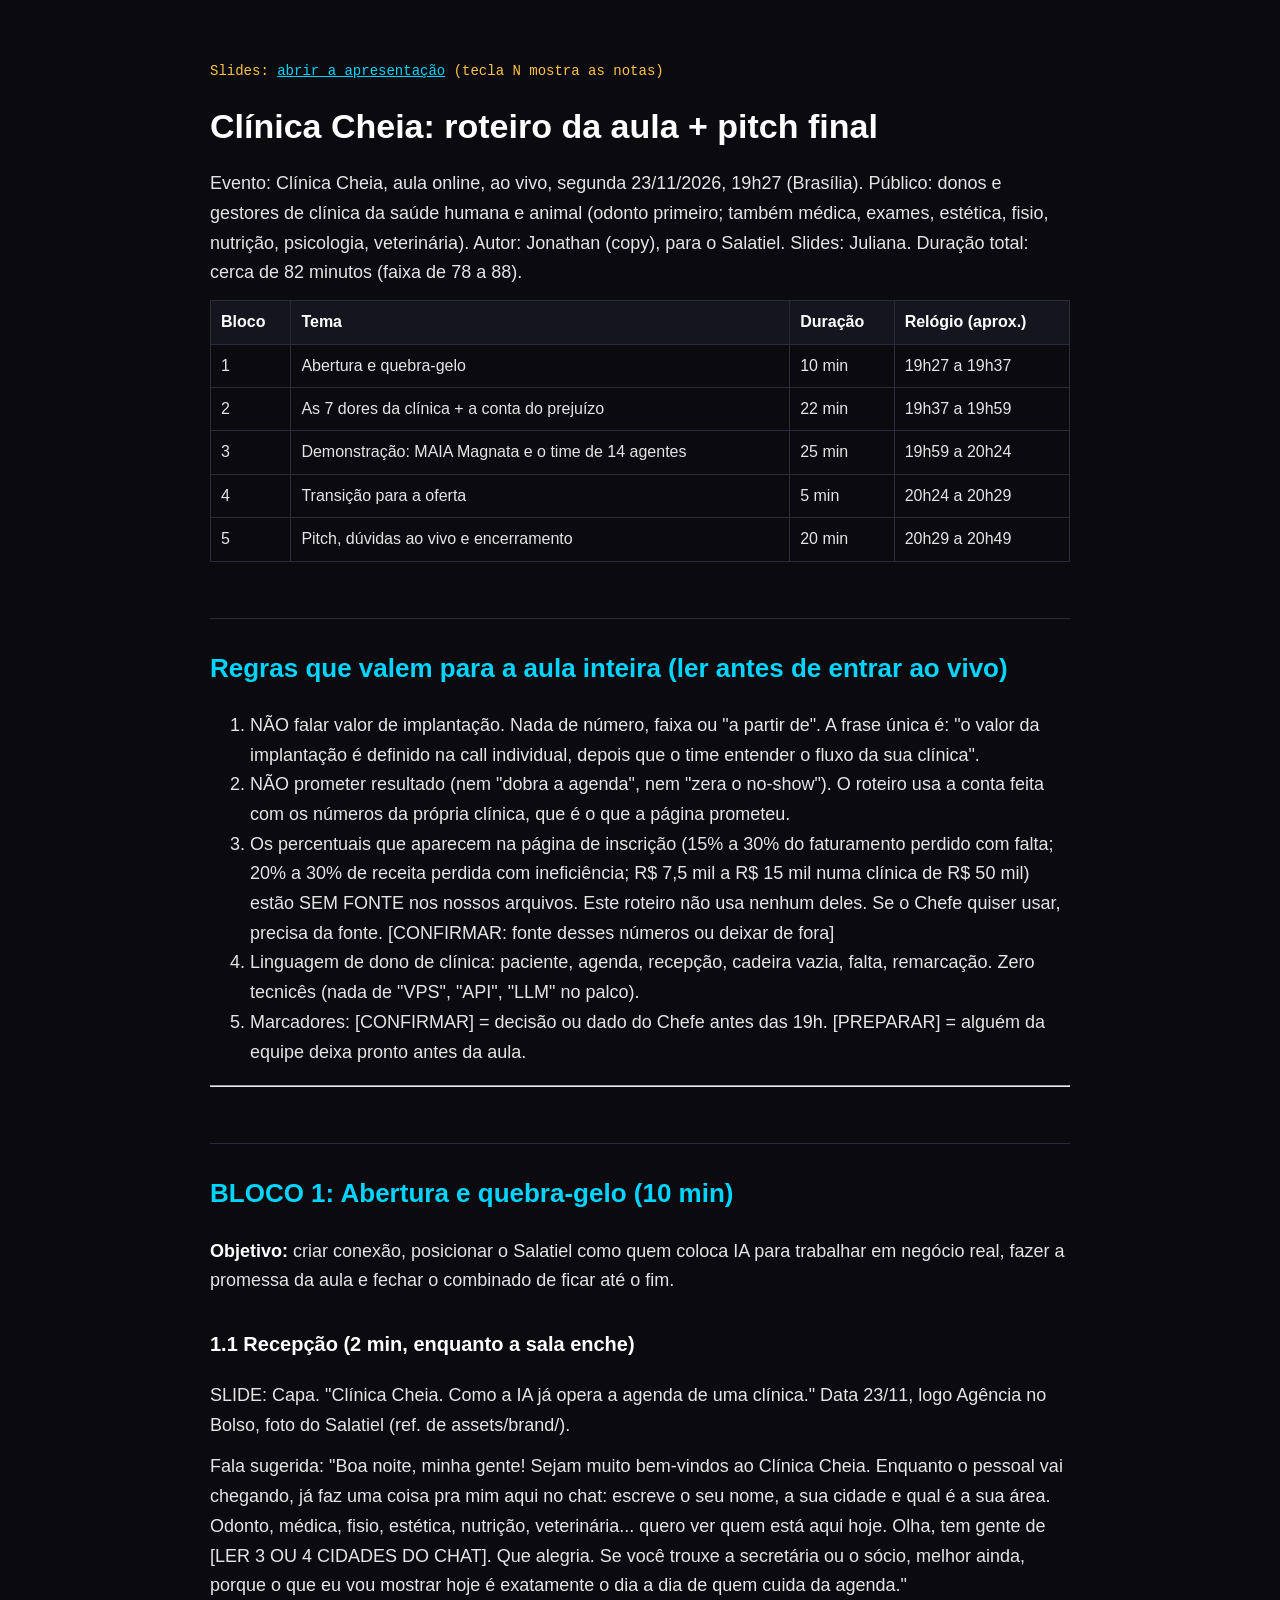
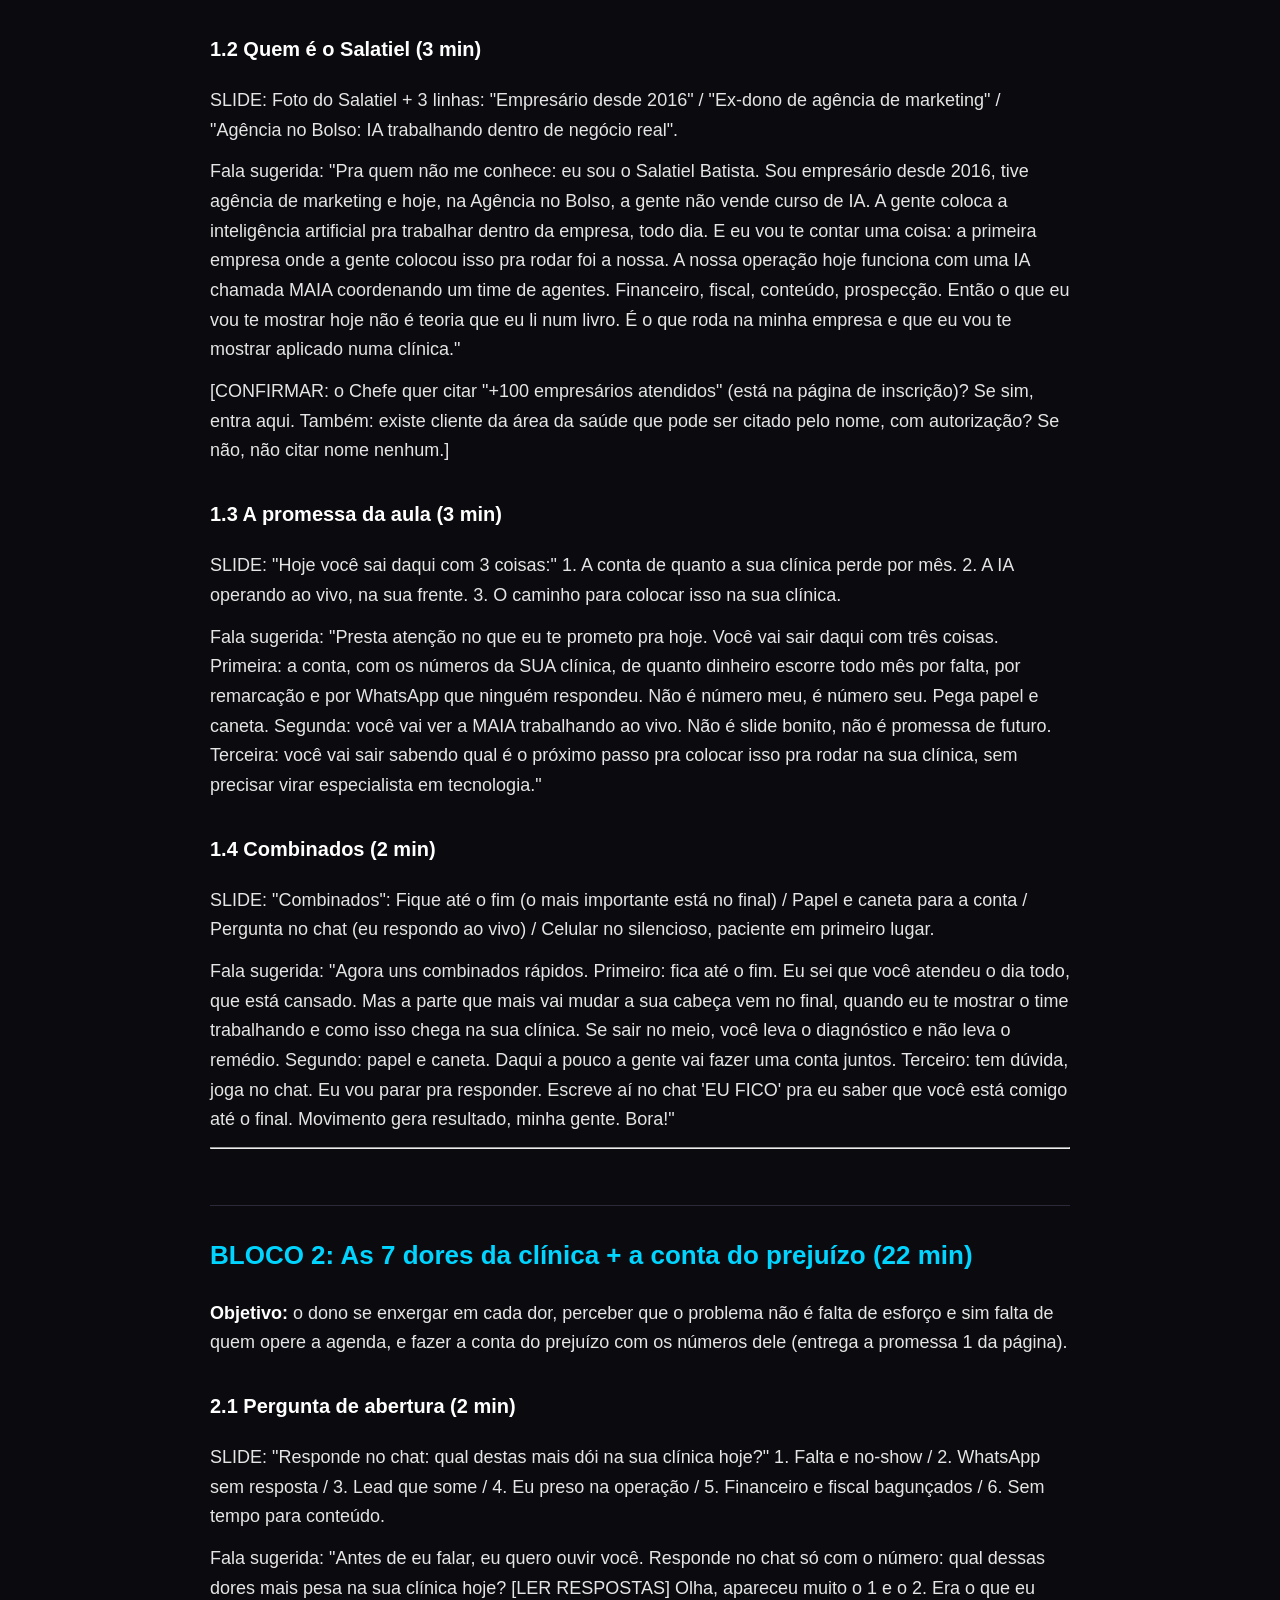
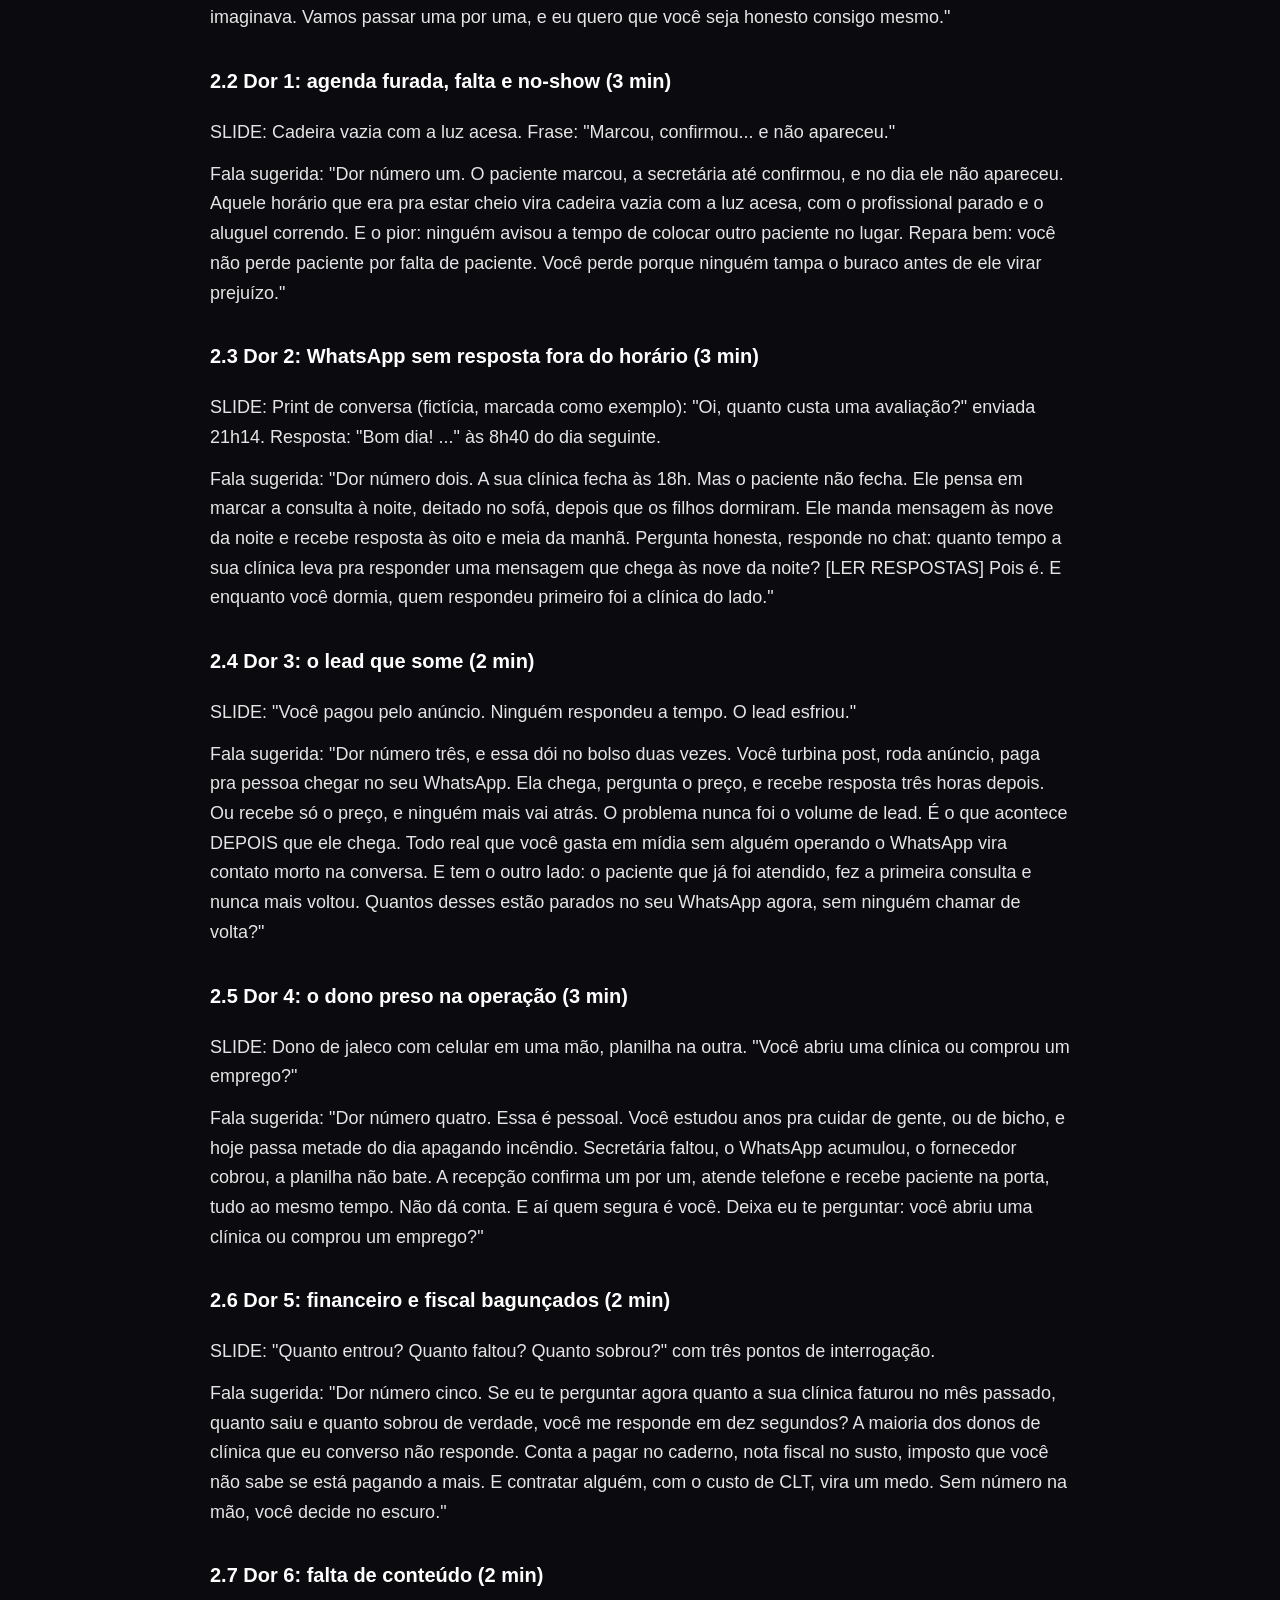
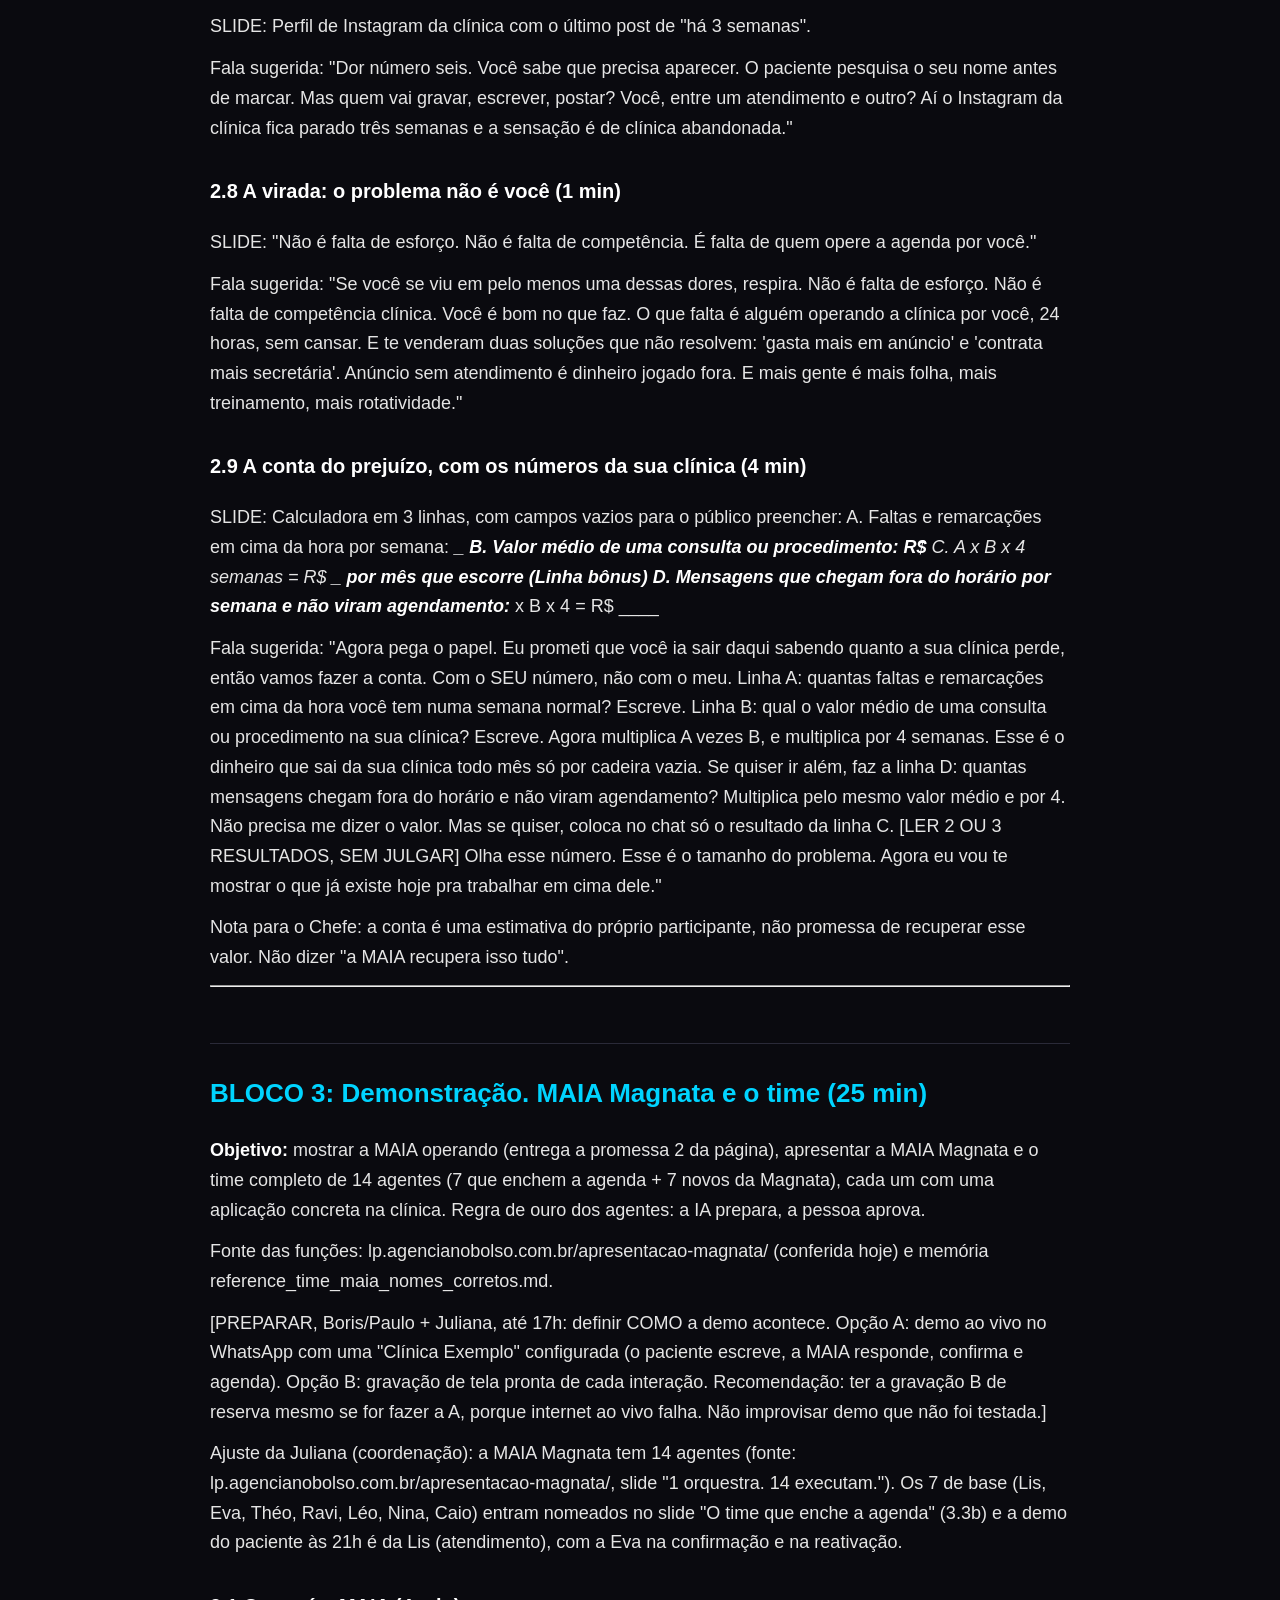
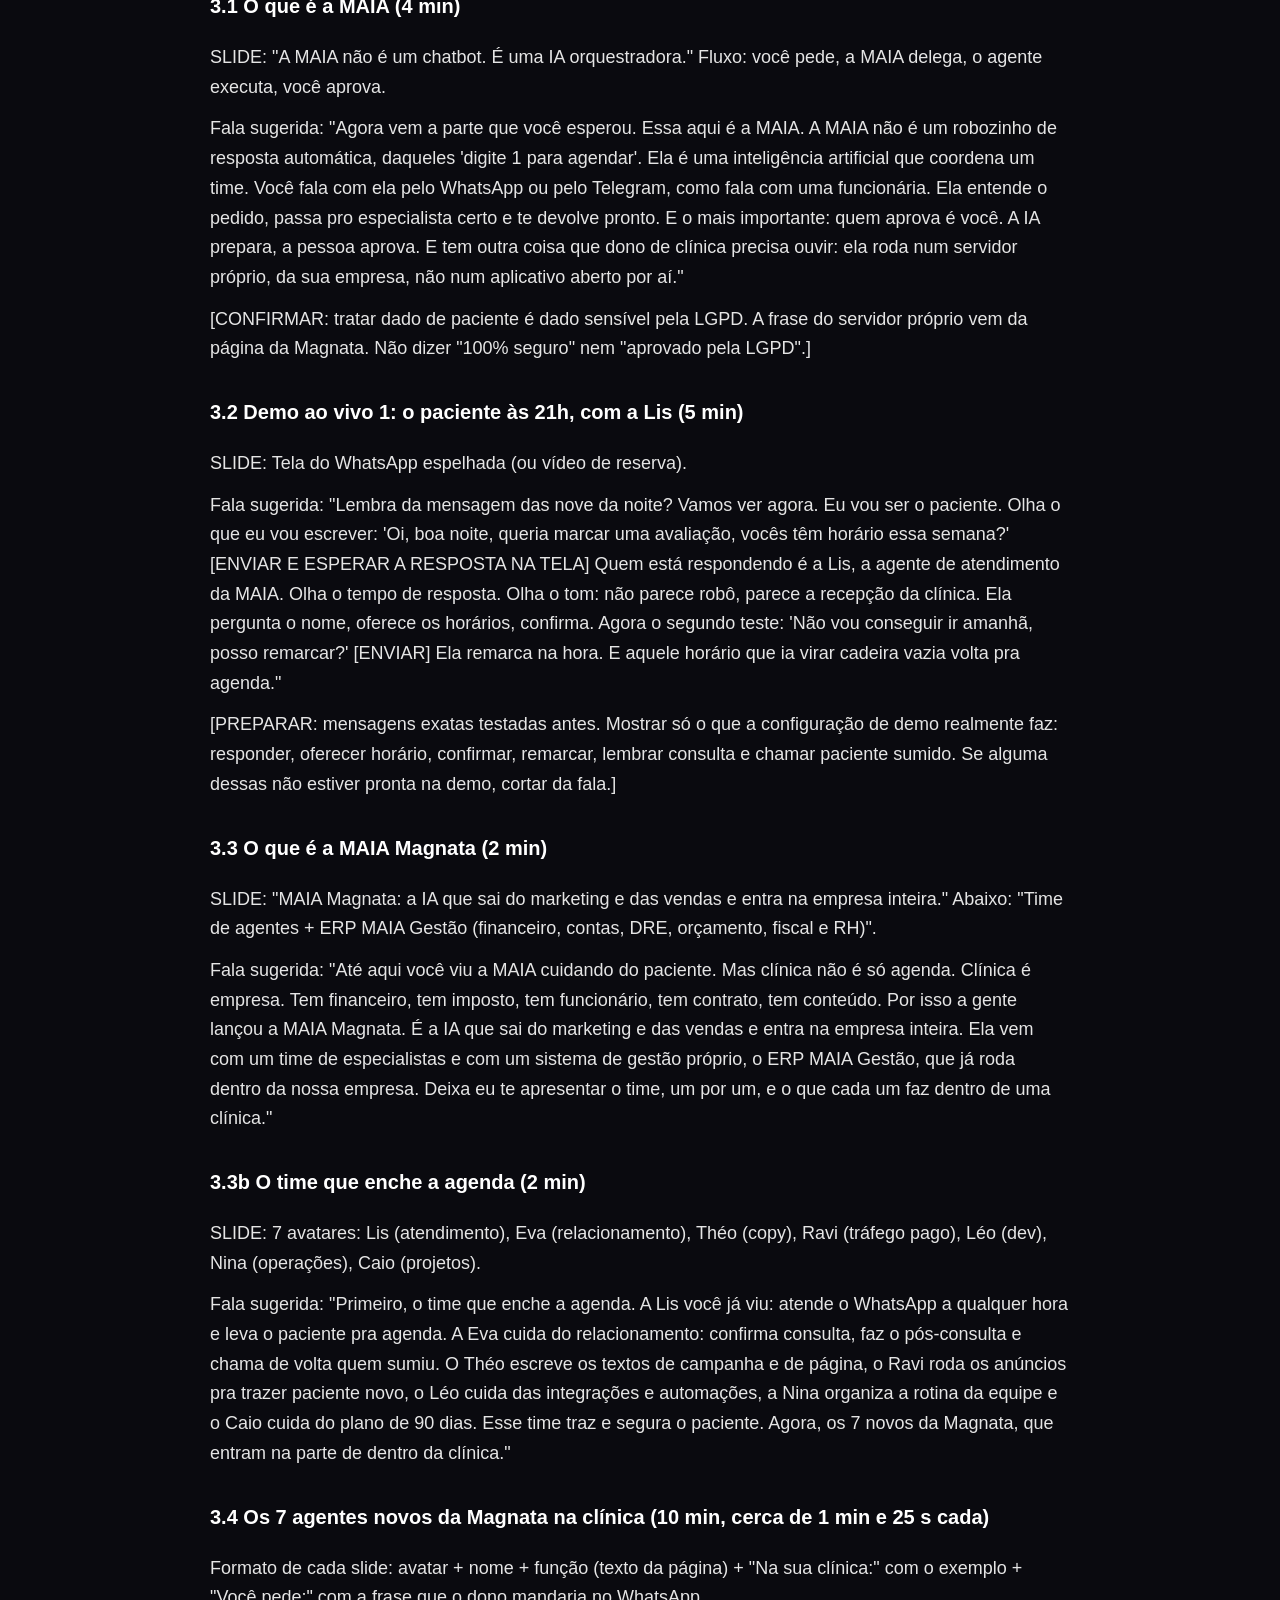
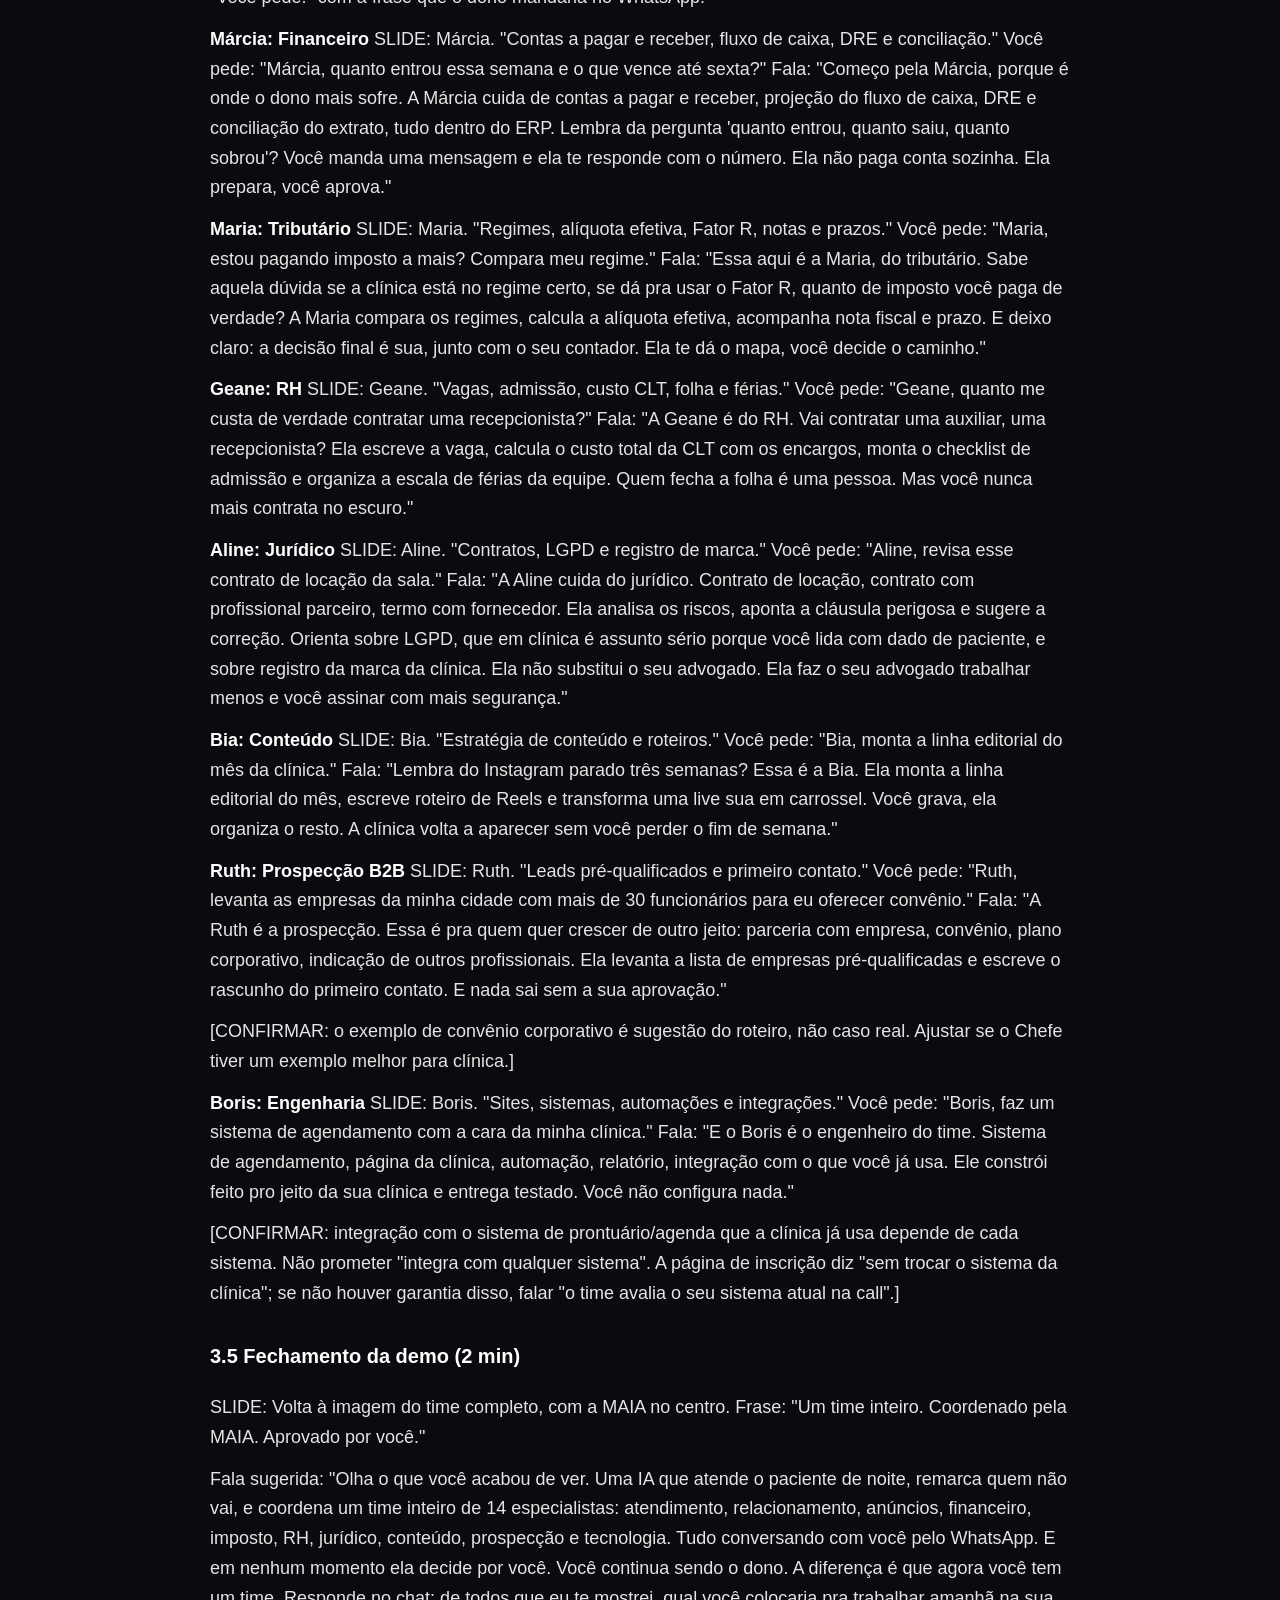
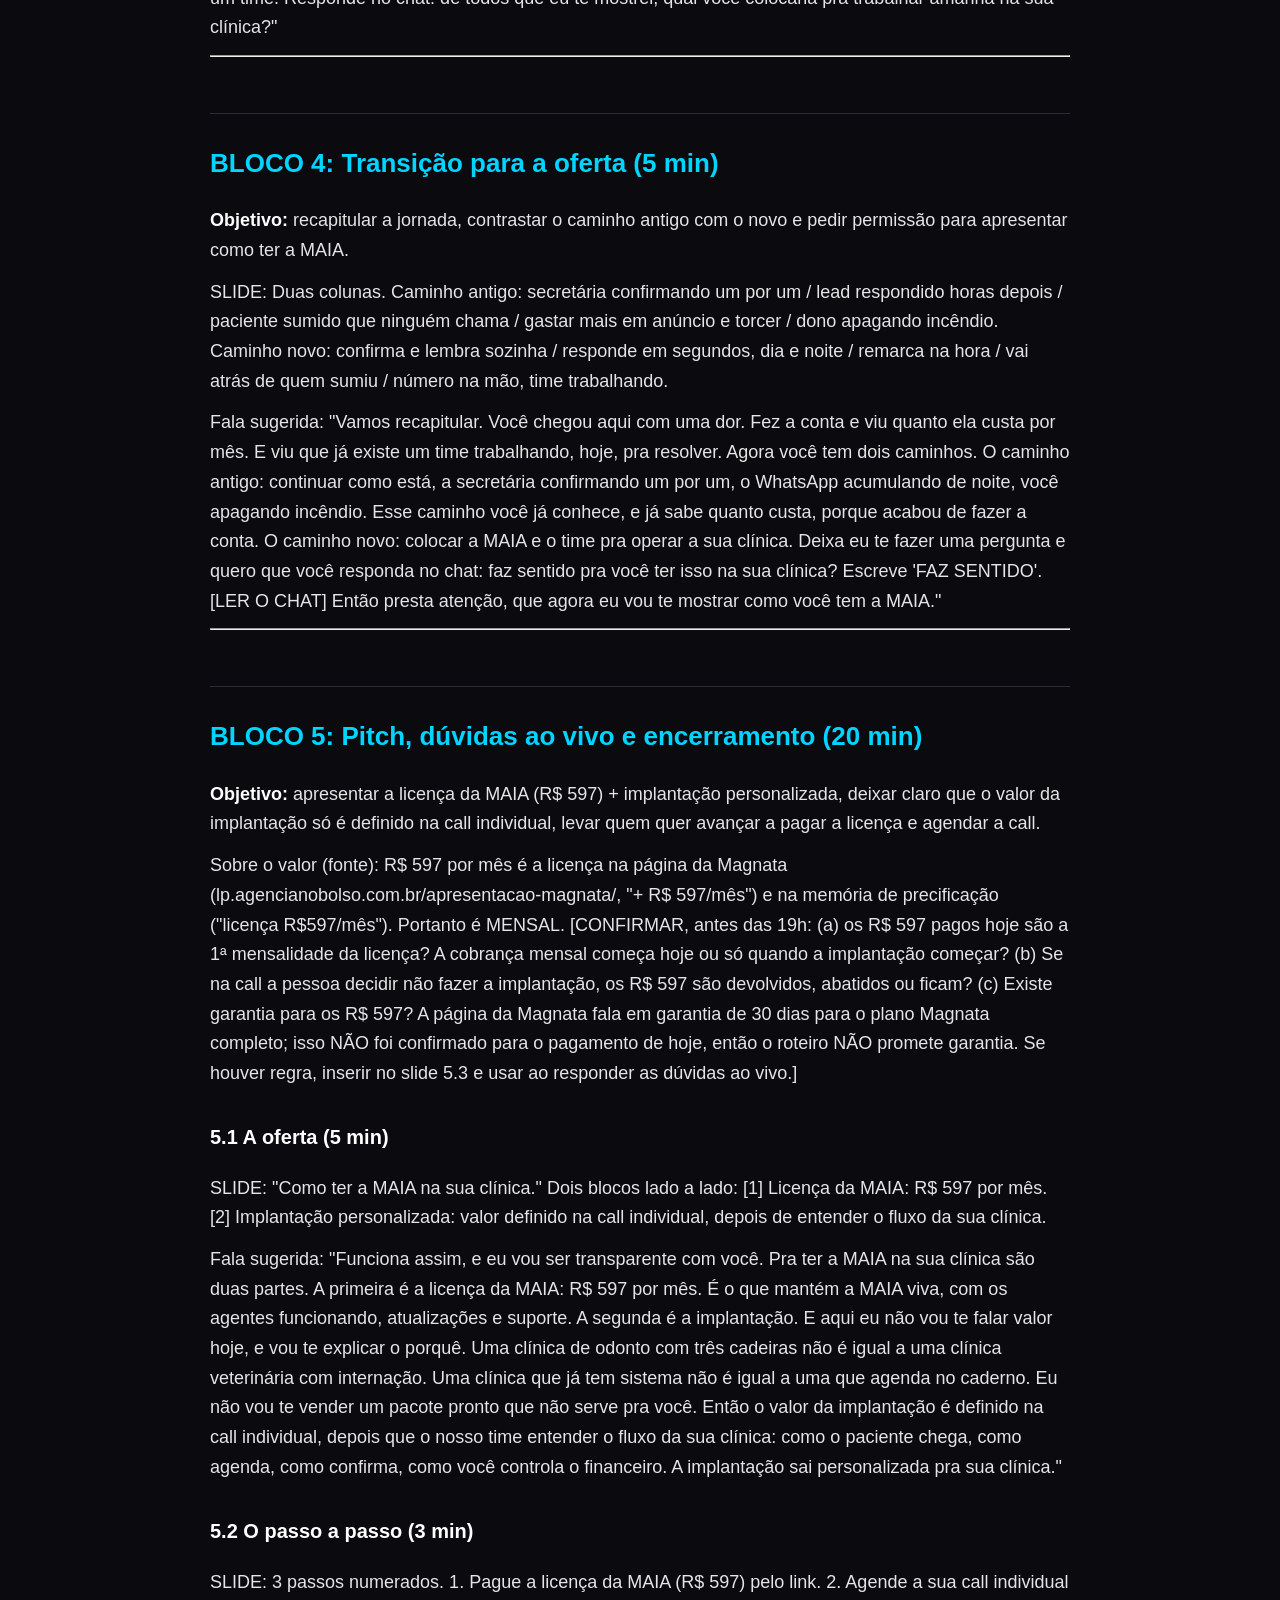
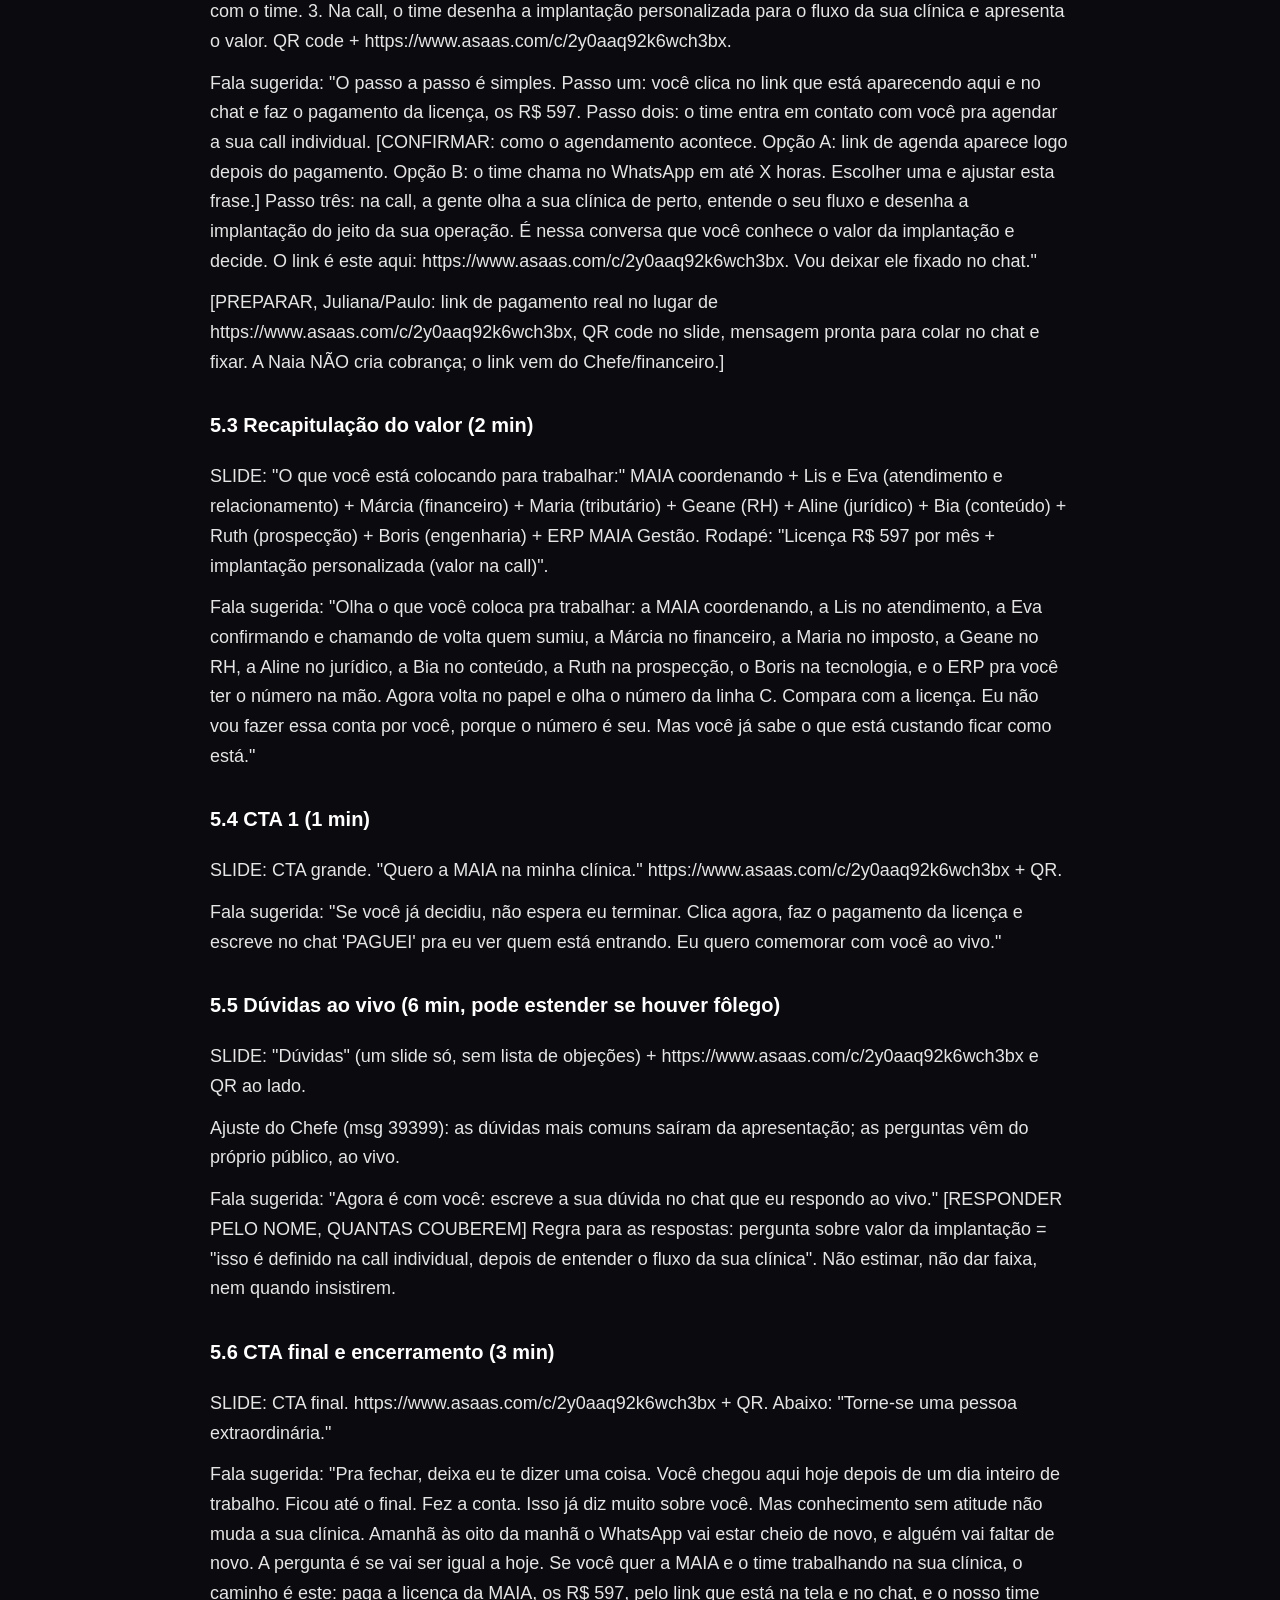
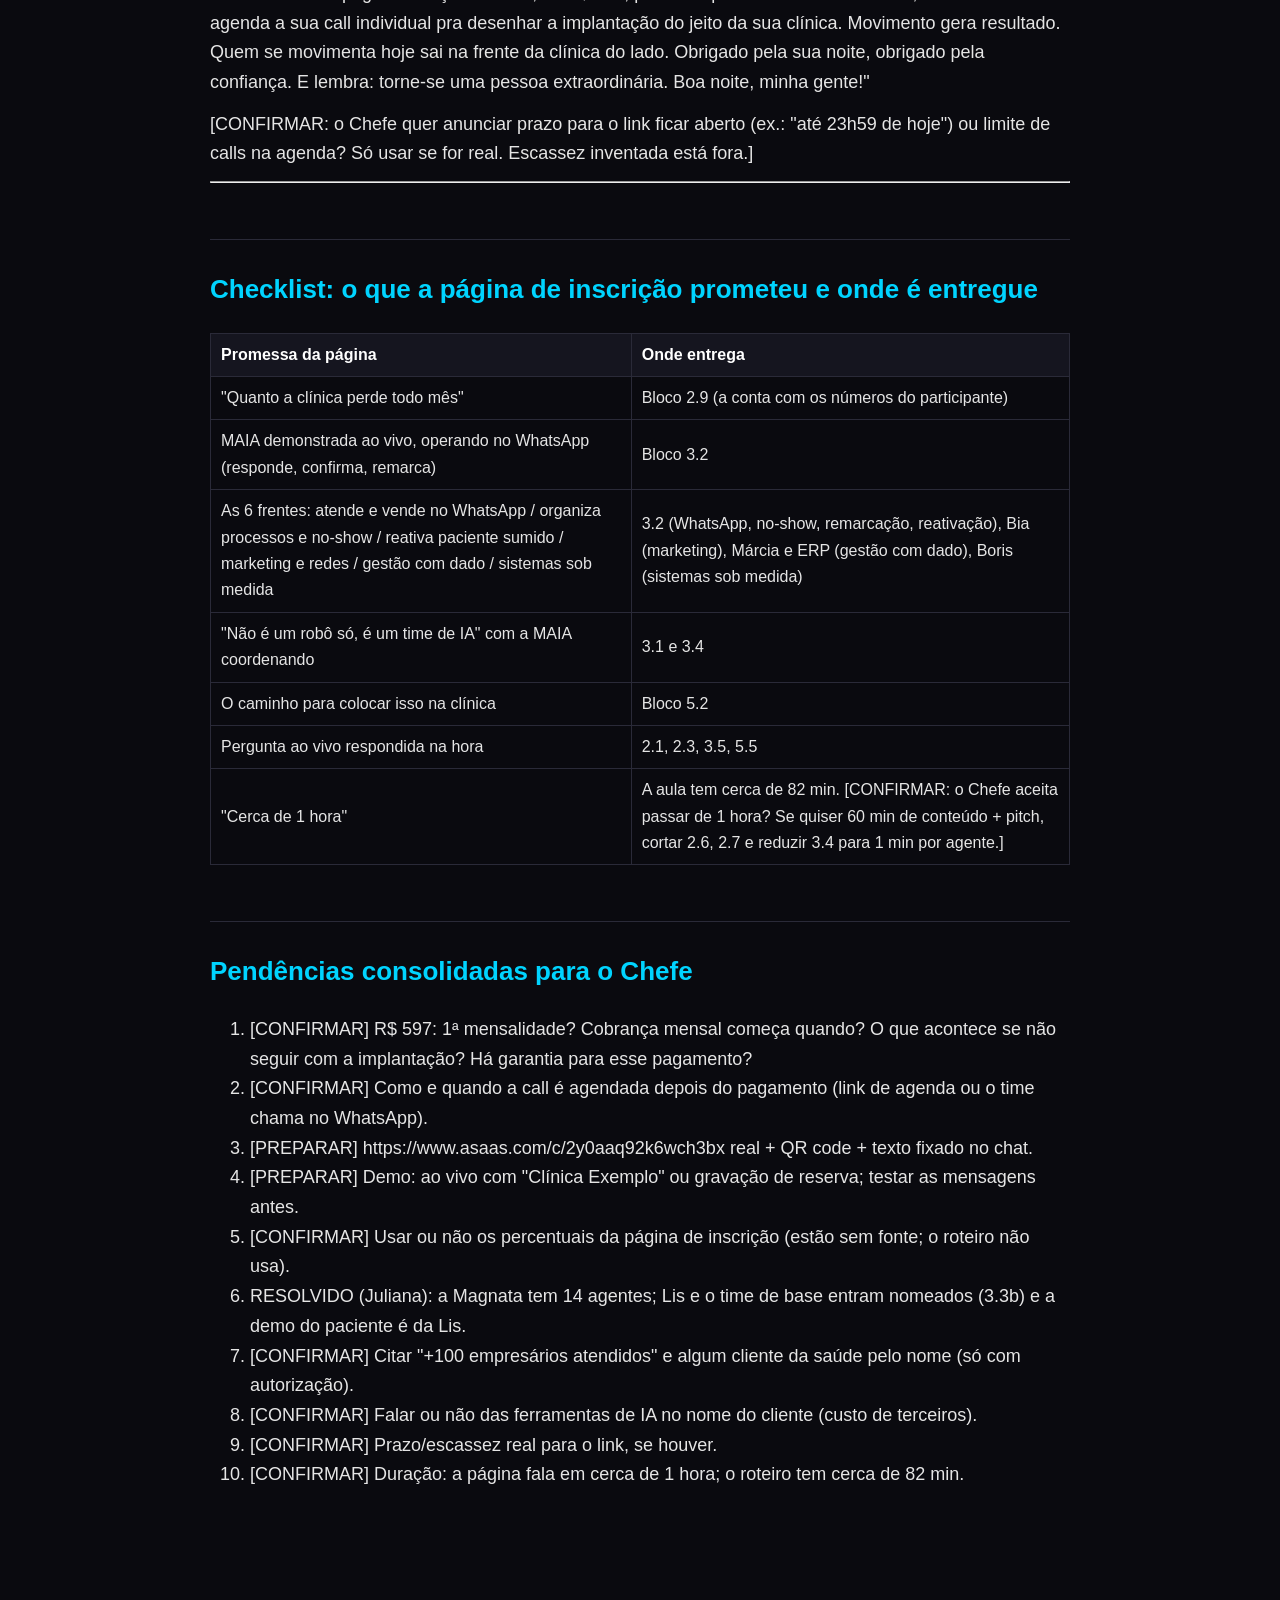
<file: aula-clinica-cheia-r8v2/roteiro.html>
<!DOCTYPE html><html lang="pt-BR"><head><meta charset="utf-8"><meta name="robots" content="noindex, nofollow"><meta name="viewport" content="width=device-width, initial-scale=1"><title>Clínica Cheia · Roteiro e pitch</title><style>body{margin:0;background:#0A0A0F;color:#E5E5E5;font:18px/1.65 Inter,Arial,sans-serif}main{max-width:860px;margin:0 auto;padding:48px 24px 96px}
h1{font-size:34px;color:#fff;line-height:1.2}h2{font-size:26px;color:#00D4FF;margin-top:56px;border-top:1px solid #2a2a38;padding-top:28px}h3{font-size:20px;color:#fff;margin-top:32px}
table{border-collapse:collapse;width:100%;font-size:16px}td,th{border:1px solid #2a2a38;padding:8px 10px;text-align:left}th{background:#15151F;color:#fff}
p{margin:12px 0}strong{color:#fff}a{color:#00D4FF}.top{font-family:monospace;color:#FFC34A;font-size:14px}</style></head><body><main><p class="top">Slides: <a href="./">abrir a apresentação</a> (tecla N mostra as notas)</p><h1>Clínica Cheia: roteiro da aula + pitch final</h1>
<p>Evento: Clínica Cheia, aula online, ao vivo, segunda 23/11/2026, 19h27 (Brasília).
Público: donos e gestores de clínica da saúde humana e animal (odonto primeiro; também médica, exames, estética, fisio, nutrição, psicologia, veterinária).
Autor: Jonathan (copy), para o Salatiel. Slides: Juliana.
Duração total: cerca de 82 minutos (faixa de 78 a 88).</p>
<table>
<thead>
<tr>
<th>Bloco</th>
<th>Tema</th>
<th>Duração</th>
<th>Relógio (aprox.)</th>
</tr>
</thead>
<tbody>
<tr>
<td>1</td>
<td>Abertura e quebra-gelo</td>
<td>10 min</td>
<td>19h27 a 19h37</td>
</tr>
<tr>
<td>2</td>
<td>As 7 dores da clínica + a conta do prejuízo</td>
<td>22 min</td>
<td>19h37 a 19h59</td>
</tr>
<tr>
<td>3</td>
<td>Demonstração: MAIA Magnata e o time de 14 agentes</td>
<td>25 min</td>
<td>19h59 a 20h24</td>
</tr>
<tr>
<td>4</td>
<td>Transição para a oferta</td>
<td>5 min</td>
<td>20h24 a 20h29</td>
</tr>
<tr>
<td>5</td>
<td>Pitch, dúvidas ao vivo e encerramento</td>
<td>20 min</td>
<td>20h29 a 20h49</td>
</tr>
</tbody>
</table>
<h2>Regras que valem para a aula inteira (ler antes de entrar ao vivo)</h2>
<ol>
<li>NÃO falar valor de implantação. Nada de número, faixa ou "a partir de". A frase única é: "o valor da implantação é definido na call individual, depois que o time entender o fluxo da sua clínica".</li>
<li>NÃO prometer resultado (nem "dobra a agenda", nem "zera o no-show"). O roteiro usa a conta feita com os números da própria clínica, que é o que a página prometeu.</li>
<li>Os percentuais que aparecem na página de inscrição (15% a 30% do faturamento perdido com falta; 20% a 30% de receita perdida com ineficiência; R$ 7,5 mil a R$ 15 mil numa clínica de R$ 50 mil) estão SEM FONTE nos nossos arquivos. Este roteiro não usa nenhum deles. Se o Chefe quiser usar, precisa da fonte. [CONFIRMAR: fonte desses números ou deixar de fora]</li>
<li>Linguagem de dono de clínica: paciente, agenda, recepção, cadeira vazia, falta, remarcação. Zero tecnicês (nada de "VPS", "API", "LLM" no palco).</li>
<li>Marcadores: [CONFIRMAR] = decisão ou dado do Chefe antes das 19h. [PREPARAR] = alguém da equipe deixa pronto antes da aula.</li>
</ol>
<hr />
<h2>BLOCO 1: Abertura e quebra-gelo (10 min)</h2>
<p><strong>Objetivo:</strong> criar conexão, posicionar o Salatiel como quem coloca IA para trabalhar em negócio real, fazer a promessa da aula e fechar o combinado de ficar até o fim.</p>
<h3>1.1 Recepção (2 min, enquanto a sala enche)</h3>
<p>SLIDE: Capa. "Clínica Cheia. Como a IA já opera a agenda de uma clínica." Data 23/11, logo Agência no Bolso, foto do Salatiel (ref. de assets/brand/).</p>
<p>Fala sugerida:
"Boa noite, minha gente! Sejam muito bem-vindos ao Clínica Cheia. Enquanto o pessoal vai chegando, já faz uma coisa pra mim aqui no chat: escreve o seu nome, a sua cidade e qual é a sua área. Odonto, médica, fisio, estética, nutrição, veterinária... quero ver quem está aqui hoje.
Olha, tem gente de [LER 3 OU 4 CIDADES DO CHAT]. Que alegria. Se você trouxe a secretária ou o sócio, melhor ainda, porque o que eu vou mostrar hoje é exatamente o dia a dia de quem cuida da agenda."</p>
<h3>1.2 Quem é o Salatiel (3 min)</h3>
<p>SLIDE: Foto do Salatiel + 3 linhas: "Empresário desde 2016" / "Ex-dono de agência de marketing" / "Agência no Bolso: IA trabalhando dentro de negócio real".</p>
<p>Fala sugerida:
"Pra quem não me conhece: eu sou o Salatiel Batista. Sou empresário desde 2016, tive agência de marketing e hoje, na Agência no Bolso, a gente não vende curso de IA. A gente coloca a inteligência artificial pra trabalhar dentro da empresa, todo dia.
E eu vou te contar uma coisa: a primeira empresa onde a gente colocou isso pra rodar foi a nossa. A nossa operação hoje funciona com uma IA chamada MAIA coordenando um time de agentes. Financeiro, fiscal, conteúdo, prospecção. Então o que eu vou te mostrar hoje não é teoria que eu li num livro. É o que roda na minha empresa e que eu vou te mostrar aplicado numa clínica."</p>
<p>[CONFIRMAR: o Chefe quer citar "+100 empresários atendidos" (está na página de inscrição)? Se sim, entra aqui. Também: existe cliente da área da saúde que pode ser citado pelo nome, com autorização? Se não, não citar nome nenhum.]</p>
<h3>1.3 A promessa da aula (3 min)</h3>
<p>SLIDE: "Hoje você sai daqui com 3 coisas:" 1. A conta de quanto a sua clínica perde por mês. 2. A IA operando ao vivo, na sua frente. 3. O caminho para colocar isso na sua clínica.</p>
<p>Fala sugerida:
"Presta atenção no que eu te prometo pra hoje. Você vai sair daqui com três coisas.
Primeira: a conta, com os números da SUA clínica, de quanto dinheiro escorre todo mês por falta, por remarcação e por WhatsApp que ninguém respondeu. Não é número meu, é número seu. Pega papel e caneta.
Segunda: você vai ver a MAIA trabalhando ao vivo. Não é slide bonito, não é promessa de futuro.
Terceira: você vai sair sabendo qual é o próximo passo pra colocar isso pra rodar na sua clínica, sem precisar virar especialista em tecnologia."</p>
<h3>1.4 Combinados (2 min)</h3>
<p>SLIDE: "Combinados": Fique até o fim (o mais importante está no final) / Papel e caneta para a conta / Pergunta no chat (eu respondo ao vivo) / Celular no silencioso, paciente em primeiro lugar.</p>
<p>Fala sugerida:
"Agora uns combinados rápidos. Primeiro: fica até o fim. Eu sei que você atendeu o dia todo, que está cansado. Mas a parte que mais vai mudar a sua cabeça vem no final, quando eu te mostrar o time trabalhando e como isso chega na sua clínica. Se sair no meio, você leva o diagnóstico e não leva o remédio.
Segundo: papel e caneta. Daqui a pouco a gente vai fazer uma conta juntos.
Terceiro: tem dúvida, joga no chat. Eu vou parar pra responder.
Escreve aí no chat 'EU FICO' pra eu saber que você está comigo até o final. Movimento gera resultado, minha gente. Bora!"</p>
<hr />
<h2>BLOCO 2: As 7 dores da clínica + a conta do prejuízo (22 min)</h2>
<p><strong>Objetivo:</strong> o dono se enxergar em cada dor, perceber que o problema não é falta de esforço e sim falta de quem opere a agenda, e fazer a conta do prejuízo com os números dele (entrega a promessa 1 da página).</p>
<h3>2.1 Pergunta de abertura (2 min)</h3>
<p>SLIDE: "Responde no chat: qual destas mais dói na sua clínica hoje?" 1. Falta e no-show / 2. WhatsApp sem resposta / 3. Lead que some / 4. Eu preso na operação / 5. Financeiro e fiscal bagunçados / 6. Sem tempo para conteúdo.</p>
<p>Fala sugerida:
"Antes de eu falar, eu quero ouvir você. Responde no chat só com o número: qual dessas dores mais pesa na sua clínica hoje?
[LER RESPOSTAS] Olha, apareceu muito o 1 e o 2. Era o que eu imaginava. Vamos passar uma por uma, e eu quero que você seja honesto consigo mesmo."</p>
<h3>2.2 Dor 1: agenda furada, falta e no-show (3 min)</h3>
<p>SLIDE: Cadeira vazia com a luz acesa. Frase: "Marcou, confirmou... e não apareceu."</p>
<p>Fala sugerida:
"Dor número um. O paciente marcou, a secretária até confirmou, e no dia ele não apareceu. Aquele horário que era pra estar cheio vira cadeira vazia com a luz acesa, com o profissional parado e o aluguel correndo.
E o pior: ninguém avisou a tempo de colocar outro paciente no lugar. Repara bem: você não perde paciente por falta de paciente. Você perde porque ninguém tampa o buraco antes de ele virar prejuízo."</p>
<h3>2.3 Dor 2: WhatsApp sem resposta fora do horário (3 min)</h3>
<p>SLIDE: Print de conversa (fictícia, marcada como exemplo): "Oi, quanto custa uma avaliação?" enviada 21h14. Resposta: "Bom dia! ..." às 8h40 do dia seguinte.</p>
<p>Fala sugerida:
"Dor número dois. A sua clínica fecha às 18h. Mas o paciente não fecha. Ele pensa em marcar a consulta à noite, deitado no sofá, depois que os filhos dormiram. Ele manda mensagem às nove da noite e recebe resposta às oito e meia da manhã.
Pergunta honesta, responde no chat: quanto tempo a sua clínica leva pra responder uma mensagem que chega às nove da noite?
[LER RESPOSTAS] Pois é. E enquanto você dormia, quem respondeu primeiro foi a clínica do lado."</p>
<h3>2.4 Dor 3: o lead que some (2 min)</h3>
<p>SLIDE: "Você pagou pelo anúncio. Ninguém respondeu a tempo. O lead esfriou."</p>
<p>Fala sugerida:
"Dor número três, e essa dói no bolso duas vezes. Você turbina post, roda anúncio, paga pra pessoa chegar no seu WhatsApp. Ela chega, pergunta o preço, e recebe resposta três horas depois. Ou recebe só o preço, e ninguém mais vai atrás.
O problema nunca foi o volume de lead. É o que acontece DEPOIS que ele chega. Todo real que você gasta em mídia sem alguém operando o WhatsApp vira contato morto na conversa.
E tem o outro lado: o paciente que já foi atendido, fez a primeira consulta e nunca mais voltou. Quantos desses estão parados no seu WhatsApp agora, sem ninguém chamar de volta?"</p>
<h3>2.5 Dor 4: o dono preso na operação (3 min)</h3>
<p>SLIDE: Dono de jaleco com celular em uma mão, planilha na outra. "Você abriu uma clínica ou comprou um emprego?"</p>
<p>Fala sugerida:
"Dor número quatro. Essa é pessoal. Você estudou anos pra cuidar de gente, ou de bicho, e hoje passa metade do dia apagando incêndio. Secretária faltou, o WhatsApp acumulou, o fornecedor cobrou, a planilha não bate.
A recepção confirma um por um, atende telefone e recebe paciente na porta, tudo ao mesmo tempo. Não dá conta. E aí quem segura é você.
Deixa eu te perguntar: você abriu uma clínica ou comprou um emprego?"</p>
<h3>2.6 Dor 5: financeiro e fiscal bagunçados (2 min)</h3>
<p>SLIDE: "Quanto entrou? Quanto faltou? Quanto sobrou?" com três pontos de interrogação.</p>
<p>Fala sugerida:
"Dor número cinco. Se eu te perguntar agora quanto a sua clínica faturou no mês passado, quanto saiu e quanto sobrou de verdade, você me responde em dez segundos? A maioria dos donos de clínica que eu converso não responde.
Conta a pagar no caderno, nota fiscal no susto, imposto que você não sabe se está pagando a mais. E contratar alguém, com o custo de CLT, vira um medo. Sem número na mão, você decide no escuro."</p>
<h3>2.7 Dor 6: falta de conteúdo (2 min)</h3>
<p>SLIDE: Perfil de Instagram da clínica com o último post de "há 3 semanas".</p>
<p>Fala sugerida:
"Dor número seis. Você sabe que precisa aparecer. O paciente pesquisa o seu nome antes de marcar. Mas quem vai gravar, escrever, postar? Você, entre um atendimento e outro? Aí o Instagram da clínica fica parado três semanas e a sensação é de clínica abandonada."</p>
<h3>2.8 A virada: o problema não é você (1 min)</h3>
<p>SLIDE: "Não é falta de esforço. Não é falta de competência. É falta de quem opere a agenda por você."</p>
<p>Fala sugerida:
"Se você se viu em pelo menos uma dessas dores, respira. Não é falta de esforço. Não é falta de competência clínica. Você é bom no que faz. O que falta é alguém operando a clínica por você, 24 horas, sem cansar.
E te venderam duas soluções que não resolvem: 'gasta mais em anúncio' e 'contrata mais secretária'. Anúncio sem atendimento é dinheiro jogado fora. E mais gente é mais folha, mais treinamento, mais rotatividade."</p>
<h3>2.9 A conta do prejuízo, com os números da sua clínica (4 min)</h3>
<p>SLIDE: Calculadora em 3 linhas, com campos vazios para o público preencher:
A. Faltas e remarcações em cima da hora por semana: <strong><em>_
B. Valor médio de uma consulta ou procedimento: R$ </em></strong><em>
C. A x B x 4 semanas = R$ <strong><em>_ por mês que escorre
(Linha bônus) D. Mensagens que chegam fora do horário por semana e não viram agendamento: </em></strong></em> x B x 4 = R$ ____</p>
<p>Fala sugerida:
"Agora pega o papel. Eu prometi que você ia sair daqui sabendo quanto a sua clínica perde, então vamos fazer a conta. Com o SEU número, não com o meu.
Linha A: quantas faltas e remarcações em cima da hora você tem numa semana normal? Escreve.
Linha B: qual o valor médio de uma consulta ou procedimento na sua clínica? Escreve.
Agora multiplica A vezes B, e multiplica por 4 semanas. Esse é o dinheiro que sai da sua clínica todo mês só por cadeira vazia.
Se quiser ir além, faz a linha D: quantas mensagens chegam fora do horário e não viram agendamento? Multiplica pelo mesmo valor médio e por 4.
Não precisa me dizer o valor. Mas se quiser, coloca no chat só o resultado da linha C.
[LER 2 OU 3 RESULTADOS, SEM JULGAR]
Olha esse número. Esse é o tamanho do problema. Agora eu vou te mostrar o que já existe hoje pra trabalhar em cima dele."</p>
<p>Nota para o Chefe: a conta é uma estimativa do próprio participante, não promessa de recuperar esse valor. Não dizer "a MAIA recupera isso tudo".</p>
<hr />
<h2>BLOCO 3: Demonstração. MAIA Magnata e o time (25 min)</h2>
<p><strong>Objetivo:</strong> mostrar a MAIA operando (entrega a promessa 2 da página), apresentar a MAIA Magnata e o time completo de 14 agentes (7 que enchem a agenda + 7 novos da Magnata), cada um com uma aplicação concreta na clínica. Regra de ouro dos agentes: a IA prepara, a pessoa aprova.</p>
<p>Fonte das funções: lp.agencianobolso.com.br/apresentacao-magnata/ (conferida hoje) e memória reference_time_maia_nomes_corretos.md.</p>
<p>[PREPARAR, Boris/Paulo + Juliana, até 17h: definir COMO a demo acontece. Opção A: demo ao vivo no WhatsApp com uma "Clínica Exemplo" configurada (o paciente escreve, a MAIA responde, confirma e agenda). Opção B: gravação de tela pronta de cada interação. Recomendação: ter a gravação B de reserva mesmo se for fazer a A, porque internet ao vivo falha. Não improvisar demo que não foi testada.]</p>
<p>Ajuste da Juliana (coordenação): a MAIA Magnata tem 14 agentes (fonte: lp.agencianobolso.com.br/apresentacao-magnata/, slide "1 orquestra. 14 executam."). Os 7 de base (Lis, Eva, Théo, Ravi, Léo, Nina, Caio) entram nomeados no slide "O time que enche a agenda" (3.3b) e a demo do paciente às 21h é da Lis (atendimento), com a Eva na confirmação e na reativação.</p>
<h3>3.1 O que é a MAIA (4 min)</h3>
<p>SLIDE: "A MAIA não é um chatbot. É uma IA orquestradora." Fluxo: você pede, a MAIA delega, o agente executa, você aprova.</p>
<p>Fala sugerida:
"Agora vem a parte que você esperou. Essa aqui é a MAIA.
A MAIA não é um robozinho de resposta automática, daqueles 'digite 1 para agendar'. Ela é uma inteligência artificial que coordena um time. Você fala com ela pelo WhatsApp ou pelo Telegram, como fala com uma funcionária. Ela entende o pedido, passa pro especialista certo e te devolve pronto. E o mais importante: quem aprova é você. A IA prepara, a pessoa aprova.
E tem outra coisa que dono de clínica precisa ouvir: ela roda num servidor próprio, da sua empresa, não num aplicativo aberto por aí."</p>
<p>[CONFIRMAR: tratar dado de paciente é dado sensível pela LGPD. A frase do servidor próprio vem da página da Magnata. Não dizer "100% seguro" nem "aprovado pela LGPD".]</p>
<h3>3.2 Demo ao vivo 1: o paciente às 21h, com a Lis (5 min)</h3>
<p>SLIDE: Tela do WhatsApp espelhada (ou vídeo de reserva).</p>
<p>Fala sugerida:
"Lembra da mensagem das nove da noite? Vamos ver agora. Eu vou ser o paciente. Olha o que eu vou escrever: 'Oi, boa noite, queria marcar uma avaliação, vocês têm horário essa semana?'
[ENVIAR E ESPERAR A RESPOSTA NA TELA]
Quem está respondendo é a Lis, a agente de atendimento da MAIA. Olha o tempo de resposta. Olha o tom: não parece robô, parece a recepção da clínica. Ela pergunta o nome, oferece os horários, confirma.
Agora o segundo teste: 'Não vou conseguir ir amanhã, posso remarcar?'
[ENVIAR]
Ela remarca na hora. E aquele horário que ia virar cadeira vazia volta pra agenda."</p>
<p>[PREPARAR: mensagens exatas testadas antes. Mostrar só o que a configuração de demo realmente faz: responder, oferecer horário, confirmar, remarcar, lembrar consulta e chamar paciente sumido. Se alguma dessas não estiver pronta na demo, cortar da fala.]</p>
<h3>3.3 O que é a MAIA Magnata (2 min)</h3>
<p>SLIDE: "MAIA Magnata: a IA que sai do marketing e das vendas e entra na empresa inteira." Abaixo: "Time de agentes + ERP MAIA Gestão (financeiro, contas, DRE, orçamento, fiscal e RH)".</p>
<p>Fala sugerida:
"Até aqui você viu a MAIA cuidando do paciente. Mas clínica não é só agenda. Clínica é empresa. Tem financeiro, tem imposto, tem funcionário, tem contrato, tem conteúdo.
Por isso a gente lançou a MAIA Magnata. É a IA que sai do marketing e das vendas e entra na empresa inteira. Ela vem com um time de especialistas e com um sistema de gestão próprio, o ERP MAIA Gestão, que já roda dentro da nossa empresa. Deixa eu te apresentar o time, um por um, e o que cada um faz dentro de uma clínica."</p>
<h3>3.3b O time que enche a agenda (2 min)</h3>
<p>SLIDE: 7 avatares: Lis (atendimento), Eva (relacionamento), Théo (copy), Ravi (tráfego pago), Léo (dev), Nina (operações), Caio (projetos).</p>
<p>Fala sugerida:
"Primeiro, o time que enche a agenda. A Lis você já viu: atende o WhatsApp a qualquer hora e leva o paciente pra agenda. A Eva cuida do relacionamento: confirma consulta, faz o pós-consulta e chama de volta quem sumiu. O Théo escreve os textos de campanha e de página, o Ravi roda os anúncios pra trazer paciente novo, o Léo cuida das integrações e automações, a Nina organiza a rotina da equipe e o Caio cuida do plano de 90 dias. Esse time traz e segura o paciente. Agora, os 7 novos da Magnata, que entram na parte de dentro da clínica."</p>
<h3>3.4 Os 7 agentes novos da Magnata na clínica (10 min, cerca de 1 min e 25 s cada)</h3>
<p>Formato de cada slide: avatar + nome + função (texto da página) + "Na sua clínica:" com o exemplo + "Você pede:" com a frase que o dono mandaria no WhatsApp.</p>
<p><strong>Márcia: Financeiro</strong>
SLIDE: Márcia. "Contas a pagar e receber, fluxo de caixa, DRE e conciliação." Você pede: "Márcia, quanto entrou essa semana e o que vence até sexta?"
Fala: "Começo pela Márcia, porque é onde o dono mais sofre. A Márcia cuida de contas a pagar e receber, projeção do fluxo de caixa, DRE e conciliação do extrato, tudo dentro do ERP. Lembra da pergunta 'quanto entrou, quanto saiu, quanto sobrou'? Você manda uma mensagem e ela te responde com o número. Ela não paga conta sozinha. Ela prepara, você aprova."</p>
<p><strong>Maria: Tributário</strong>
SLIDE: Maria. "Regimes, alíquota efetiva, Fator R, notas e prazos." Você pede: "Maria, estou pagando imposto a mais? Compara meu regime."
Fala: "Essa aqui é a Maria, do tributário. Sabe aquela dúvida se a clínica está no regime certo, se dá pra usar o Fator R, quanto de imposto você paga de verdade? A Maria compara os regimes, calcula a alíquota efetiva, acompanha nota fiscal e prazo. E deixo claro: a decisão final é sua, junto com o seu contador. Ela te dá o mapa, você decide o caminho."</p>
<p><strong>Geane: RH</strong>
SLIDE: Geane. "Vagas, admissão, custo CLT, folha e férias." Você pede: "Geane, quanto me custa de verdade contratar uma recepcionista?"
Fala: "A Geane é do RH. Vai contratar uma auxiliar, uma recepcionista? Ela escreve a vaga, calcula o custo total da CLT com os encargos, monta o checklist de admissão e organiza a escala de férias da equipe. Quem fecha a folha é uma pessoa. Mas você nunca mais contrata no escuro."</p>
<p><strong>Aline: Jurídico</strong>
SLIDE: Aline. "Contratos, LGPD e registro de marca." Você pede: "Aline, revisa esse contrato de locação da sala."
Fala: "A Aline cuida do jurídico. Contrato de locação, contrato com profissional parceiro, termo com fornecedor. Ela analisa os riscos, aponta a cláusula perigosa e sugere a correção. Orienta sobre LGPD, que em clínica é assunto sério porque você lida com dado de paciente, e sobre registro da marca da clínica. Ela não substitui o seu advogado. Ela faz o seu advogado trabalhar menos e você assinar com mais segurança."</p>
<p><strong>Bia: Conteúdo</strong>
SLIDE: Bia. "Estratégia de conteúdo e roteiros." Você pede: "Bia, monta a linha editorial do mês da clínica."
Fala: "Lembra do Instagram parado três semanas? Essa é a Bia. Ela monta a linha editorial do mês, escreve roteiro de Reels e transforma uma live sua em carrossel. Você grava, ela organiza o resto. A clínica volta a aparecer sem você perder o fim de semana."</p>
<p><strong>Ruth: Prospecção B2B</strong>
SLIDE: Ruth. "Leads pré-qualificados e primeiro contato." Você pede: "Ruth, levanta as empresas da minha cidade com mais de 30 funcionários para eu oferecer convênio."
Fala: "A Ruth é a prospecção. Essa é pra quem quer crescer de outro jeito: parceria com empresa, convênio, plano corporativo, indicação de outros profissionais. Ela levanta a lista de empresas pré-qualificadas e escreve o rascunho do primeiro contato. E nada sai sem a sua aprovação."</p>
<p>[CONFIRMAR: o exemplo de convênio corporativo é sugestão do roteiro, não caso real. Ajustar se o Chefe tiver um exemplo melhor para clínica.]</p>
<p><strong>Boris: Engenharia</strong>
SLIDE: Boris. "Sites, sistemas, automações e integrações." Você pede: "Boris, faz um sistema de agendamento com a cara da minha clínica."
Fala: "E o Boris é o engenheiro do time. Sistema de agendamento, página da clínica, automação, relatório, integração com o que você já usa. Ele constrói feito pro jeito da sua clínica e entrega testado. Você não configura nada."</p>
<p>[CONFIRMAR: integração com o sistema de prontuário/agenda que a clínica já usa depende de cada sistema. Não prometer "integra com qualquer sistema". A página de inscrição diz "sem trocar o sistema da clínica"; se não houver garantia disso, falar "o time avalia o seu sistema atual na call".]</p>
<h3>3.5 Fechamento da demo (2 min)</h3>
<p>SLIDE: Volta à imagem do time completo, com a MAIA no centro. Frase: "Um time inteiro. Coordenado pela MAIA. Aprovado por você."</p>
<p>Fala sugerida:
"Olha o que você acabou de ver. Uma IA que atende o paciente de noite, remarca quem não vai, e coordena um time inteiro de 14 especialistas: atendimento, relacionamento, anúncios, financeiro, imposto, RH, jurídico, conteúdo, prospecção e tecnologia. Tudo conversando com você pelo WhatsApp. E em nenhum momento ela decide por você. Você continua sendo o dono. A diferença é que agora você tem um time.
Responde no chat: de todos que eu te mostrei, qual você colocaria pra trabalhar amanhã na sua clínica?"</p>
<hr />
<h2>BLOCO 4: Transição para a oferta (5 min)</h2>
<p><strong>Objetivo:</strong> recapitular a jornada, contrastar o caminho antigo com o novo e pedir permissão para apresentar como ter a MAIA.</p>
<p>SLIDE: Duas colunas. Caminho antigo: secretária confirmando um por um / lead respondido horas depois / paciente sumido que ninguém chama / gastar mais em anúncio e torcer / dono apagando incêndio. Caminho novo: confirma e lembra sozinha / responde em segundos, dia e noite / remarca na hora / vai atrás de quem sumiu / número na mão, time trabalhando.</p>
<p>Fala sugerida:
"Vamos recapitular. Você chegou aqui com uma dor. Fez a conta e viu quanto ela custa por mês. E viu que já existe um time trabalhando, hoje, pra resolver.
Agora você tem dois caminhos. O caminho antigo: continuar como está, a secretária confirmando um por um, o WhatsApp acumulando de noite, você apagando incêndio. Esse caminho você já conhece, e já sabe quanto custa, porque acabou de fazer a conta.
O caminho novo: colocar a MAIA e o time pra operar a sua clínica.
Deixa eu te fazer uma pergunta e quero que você responda no chat: faz sentido pra você ter isso na sua clínica? Escreve 'FAZ SENTIDO'.
[LER O CHAT] Então presta atenção, que agora eu vou te mostrar como você tem a MAIA."</p>
<hr />
<h2>BLOCO 5: Pitch, dúvidas ao vivo e encerramento (20 min)</h2>
<p><strong>Objetivo:</strong> apresentar a licença da MAIA (R$ 597) + implantação personalizada, deixar claro que o valor da implantação só é definido na call individual, levar quem quer avançar a pagar a licença e agendar a call.</p>
<p>Sobre o valor (fonte): R$ 597 por mês é a licença na página da Magnata (lp.agencianobolso.com.br/apresentacao-magnata/, "+ R$ 597/mês") e na memória de precificação ("licença R$597/mês"). Portanto é MENSAL.
[CONFIRMAR, antes das 19h: (a) os R$ 597 pagos hoje são a 1ª mensalidade da licença? A cobrança mensal começa hoje ou só quando a implantação começar? (b) Se na call a pessoa decidir não fazer a implantação, os R$ 597 são devolvidos, abatidos ou ficam? (c) Existe garantia para os R$ 597? A página da Magnata fala em garantia de 30 dias para o plano Magnata completo; isso NÃO foi confirmado para o pagamento de hoje, então o roteiro NÃO promete garantia. Se houver regra, inserir no slide 5.3 e usar ao responder as dúvidas ao vivo.]</p>
<h3>5.1 A oferta (5 min)</h3>
<p>SLIDE: "Como ter a MAIA na sua clínica." Dois blocos lado a lado: [1] Licença da MAIA: R$ 597 por mês. [2] Implantação personalizada: valor definido na call individual, depois de entender o fluxo da sua clínica.</p>
<p>Fala sugerida:
"Funciona assim, e eu vou ser transparente com você.
Pra ter a MAIA na sua clínica são duas partes.
A primeira é a licença da MAIA: R$ 597 por mês. É o que mantém a MAIA viva, com os agentes funcionando, atualizações e suporte.
A segunda é a implantação. E aqui eu não vou te falar valor hoje, e vou te explicar o porquê. Uma clínica de odonto com três cadeiras não é igual a uma clínica veterinária com internação. Uma clínica que já tem sistema não é igual a uma que agenda no caderno. Eu não vou te vender um pacote pronto que não serve pra você.
Então o valor da implantação é definido na call individual, depois que o nosso time entender o fluxo da sua clínica: como o paciente chega, como agenda, como confirma, como você controla o financeiro. A implantação sai personalizada pra sua clínica."</p>
<h3>5.2 O passo a passo (3 min)</h3>
<p>SLIDE: 3 passos numerados. 1. Pague a licença da MAIA (R$ 597) pelo link. 2. Agende a sua call individual com o time. 3. Na call, o time desenha a implantação personalizada para o fluxo da sua clínica e apresenta o valor. QR code + https://www.asaas.com/c/2y0aaq92k6wch3bx.</p>
<p>Fala sugerida:
"O passo a passo é simples.
Passo um: você clica no link que está aparecendo aqui e no chat e faz o pagamento da licença, os R$ 597.
Passo dois: o time entra em contato com você pra agendar a sua call individual. [CONFIRMAR: como o agendamento acontece. Opção A: link de agenda aparece logo depois do pagamento. Opção B: o time chama no WhatsApp em até X horas. Escolher uma e ajustar esta frase.]
Passo três: na call, a gente olha a sua clínica de perto, entende o seu fluxo e desenha a implantação do jeito da sua operação. É nessa conversa que você conhece o valor da implantação e decide.
O link é este aqui: https://www.asaas.com/c/2y0aaq92k6wch3bx. Vou deixar ele fixado no chat."</p>
<p>[PREPARAR, Juliana/Paulo: link de pagamento real no lugar de https://www.asaas.com/c/2y0aaq92k6wch3bx, QR code no slide, mensagem pronta para colar no chat e fixar. A Naia NÃO cria cobrança; o link vem do Chefe/financeiro.]</p>
<h3>5.3 Recapitulação do valor (2 min)</h3>
<p>SLIDE: "O que você está colocando para trabalhar:" MAIA coordenando + Lis e Eva (atendimento e relacionamento) + Márcia (financeiro) + Maria (tributário) + Geane (RH) + Aline (jurídico) + Bia (conteúdo) + Ruth (prospecção) + Boris (engenharia) + ERP MAIA Gestão. Rodapé: "Licença R$ 597 por mês + implantação personalizada (valor na call)".</p>
<p>Fala sugerida:
"Olha o que você coloca pra trabalhar: a MAIA coordenando, a Lis no atendimento, a Eva confirmando e chamando de volta quem sumiu, a Márcia no financeiro, a Maria no imposto, a Geane no RH, a Aline no jurídico, a Bia no conteúdo, a Ruth na prospecção, o Boris na tecnologia, e o ERP pra você ter o número na mão.
Agora volta no papel e olha o número da linha C. Compara com a licença. Eu não vou fazer essa conta por você, porque o número é seu. Mas você já sabe o que está custando ficar como está."</p>
<h3>5.4 CTA 1 (1 min)</h3>
<p>SLIDE: CTA grande. "Quero a MAIA na minha clínica." https://www.asaas.com/c/2y0aaq92k6wch3bx + QR.</p>
<p>Fala sugerida:
"Se você já decidiu, não espera eu terminar. Clica agora, faz o pagamento da licença e escreve no chat 'PAGUEI' pra eu ver quem está entrando. Eu quero comemorar com você ao vivo."</p>
<h3>5.5 Dúvidas ao vivo (6 min, pode estender se houver fôlego)</h3>
<p>SLIDE: "Dúvidas" (um slide só, sem lista de objeções) + https://www.asaas.com/c/2y0aaq92k6wch3bx e QR ao lado.</p>
<p>Ajuste do Chefe (msg 39399): as dúvidas mais comuns saíram da apresentação; as perguntas vêm do próprio público, ao vivo.</p>
<p>Fala sugerida:
"Agora é com você: escreve a sua dúvida no chat que eu respondo ao vivo." [RESPONDER PELO NOME, QUANTAS COUBEREM]
Regra para as respostas: pergunta sobre valor da implantação = "isso é definido na call individual, depois de entender o fluxo da sua clínica". Não estimar, não dar faixa, nem quando insistirem.</p>
<h3>5.6 CTA final e encerramento (3 min)</h3>
<p>SLIDE: CTA final. https://www.asaas.com/c/2y0aaq92k6wch3bx + QR. Abaixo: "Torne-se uma pessoa extraordinária."</p>
<p>Fala sugerida:
"Pra fechar, deixa eu te dizer uma coisa. Você chegou aqui hoje depois de um dia inteiro de trabalho. Ficou até o final. Fez a conta. Isso já diz muito sobre você.
Mas conhecimento sem atitude não muda a sua clínica. Amanhã às oito da manhã o WhatsApp vai estar cheio de novo, e alguém vai faltar de novo. A pergunta é se vai ser igual a hoje.
Se você quer a MAIA e o time trabalhando na sua clínica, o caminho é este: paga a licença da MAIA, os R$ 597, pelo link que está na tela e no chat, e o nosso time agenda a sua call individual pra desenhar a implantação do jeito da sua clínica.
Movimento gera resultado. Quem se movimenta hoje sai na frente da clínica do lado.
Obrigado pela sua noite, obrigado pela confiança. E lembra: torne-se uma pessoa extraordinária. Boa noite, minha gente!"</p>
<p>[CONFIRMAR: o Chefe quer anunciar prazo para o link ficar aberto (ex.: "até 23h59 de hoje") ou limite de calls na agenda? Só usar se for real. Escassez inventada está fora.]</p>
<hr />
<h2>Checklist: o que a página de inscrição prometeu e onde é entregue</h2>
<table>
<thead>
<tr>
<th>Promessa da página</th>
<th>Onde entrega</th>
</tr>
</thead>
<tbody>
<tr>
<td>"Quanto a clínica perde todo mês"</td>
<td>Bloco 2.9 (a conta com os números do participante)</td>
</tr>
<tr>
<td>MAIA demonstrada ao vivo, operando no WhatsApp (responde, confirma, remarca)</td>
<td>Bloco 3.2</td>
</tr>
<tr>
<td>As 6 frentes: atende e vende no WhatsApp / organiza processos e no-show / reativa paciente sumido / marketing e redes / gestão com dado / sistemas sob medida</td>
<td>3.2 (WhatsApp, no-show, remarcação, reativação), Bia (marketing), Márcia e ERP (gestão com dado), Boris (sistemas sob medida)</td>
</tr>
<tr>
<td>"Não é um robô só, é um time de IA" com a MAIA coordenando</td>
<td>3.1 e 3.4</td>
</tr>
<tr>
<td>O caminho para colocar isso na clínica</td>
<td>Bloco 5.2</td>
</tr>
<tr>
<td>Pergunta ao vivo respondida na hora</td>
<td>2.1, 2.3, 3.5, 5.5</td>
</tr>
<tr>
<td>"Cerca de 1 hora"</td>
<td>A aula tem cerca de 82 min. [CONFIRMAR: o Chefe aceita passar de 1 hora? Se quiser 60 min de conteúdo + pitch, cortar 2.6, 2.7 e reduzir 3.4 para 1 min por agente.]</td>
</tr>
</tbody>
</table>
<h2>Pendências consolidadas para o Chefe</h2>
<ol>
<li>[CONFIRMAR] R$ 597: 1ª mensalidade? Cobrança mensal começa quando? O que acontece se não seguir com a implantação? Há garantia para esse pagamento?</li>
<li>[CONFIRMAR] Como e quando a call é agendada depois do pagamento (link de agenda ou o time chama no WhatsApp).</li>
<li>[PREPARAR] https://www.asaas.com/c/2y0aaq92k6wch3bx real + QR code + texto fixado no chat.</li>
<li>[PREPARAR] Demo: ao vivo com "Clínica Exemplo" ou gravação de reserva; testar as mensagens antes.</li>
<li>[CONFIRMAR] Usar ou não os percentuais da página de inscrição (estão sem fonte; o roteiro não usa).</li>
<li>RESOLVIDO (Juliana): a Magnata tem 14 agentes; Lis e o time de base entram nomeados (3.3b) e a demo do paciente é da Lis.</li>
<li>[CONFIRMAR] Citar "+100 empresários atendidos" e algum cliente da saúde pelo nome (só com autorização).</li>
<li>[CONFIRMAR] Falar ou não das ferramentas de IA no nome do cliente (custo de terceiros).</li>
<li>[CONFIRMAR] Prazo/escassez real para o link, se houver.</li>
<li>[CONFIRMAR] Duração: a página fala em cerca de 1 hora; o roteiro tem cerca de 82 min.</li>
</ol></main></body></html>
</file>
<file: assets/style.css>
/* =====================================================
   Agência no Bolso — Design System v5
   Dark Mode Neon · B2B Tier A (Anthropic/Linear/Vercel)
   ===================================================== */

/* ---------- TOKENS ---------- */
:root {
  /* Cores base */
  --bg-0: #0A0A0F;
  --bg-1: #0F0F17;
  --bg-2: #15151F;
  --bg-3: #1C1C28;
  --bg-glass: rgba(21, 21, 31, 0.6);
  --border: rgba(255, 255, 255, 0.08);
  --border-strong: rgba(255, 255, 255, 0.14);

  /* Texto */
  --text-0: #FFFFFF;
  --text-1: #E5E5E5;
  --text-2: #A0A0B0;
  --text-3: #6E6E80;

  /* Acentos neon */
  --cyan: #00D4FF;
  --cyan-glow: rgba(0, 212, 255, 0.45);
  --cyan-soft: rgba(0, 212, 255, 0.12);
  --purple: #A855F7;
  --purple-glow: rgba(168, 85, 247, 0.45);
  --purple-soft: rgba(168, 85, 247, 0.12);
  --grad-primary: linear-gradient(135deg, var(--cyan) 0%, var(--purple) 100%);
  --grad-primary-soft: linear-gradient(135deg, rgba(0,212,255,0.18) 0%, rgba(168,85,247,0.18) 100%);

  /* Acentos DOR (perda) e DESEJO (ganho) — calculadoras secundárias */
  --red: #FF5A5A;
  --red-glow: rgba(255, 90, 90, 0.45);
  --red-soft: rgba(255, 90, 90, 0.10);
  --orange: #FF8A3D;
  --orange-glow: rgba(255, 138, 61, 0.45);
  --grad-loss: linear-gradient(135deg, #FF5A5A 0%, #FF8A3D 100%);
  --grad-loss-soft: linear-gradient(135deg, rgba(255,90,90,0.16) 0%, rgba(255,138,61,0.16) 100%);
  --gold: #FFC34A;
  --gold-glow: rgba(255, 195, 74, 0.45);
  --green: #34D399;
  --green-glow: rgba(52, 211, 153, 0.45);
  --grad-gain: linear-gradient(135deg, #FFC34A 0%, #34D399 100%);
  --grad-gain-soft: linear-gradient(135deg, rgba(255,195,74,0.16) 0%, rgba(52,211,153,0.16) 100%);

  /* Tipografia */
  --font-display: 'Inter', 'Inter-fallback', -apple-system, BlinkMacSystemFont, system-ui, sans-serif;
  --font-body: 'Inter', 'Inter-fallback', -apple-system, BlinkMacSystemFont, system-ui, sans-serif;
  --font-mono: 'IBM Plex Mono', 'PlexMono-fallback', 'JetBrains Mono', ui-monospace, Menlo, Consolas, monospace;

  /* Radii */
  --radius-sm: 8px;
  --radius-md: 14px;
  --radius-lg: 22px;
  --radius-xl: 32px;

  /* Sombras */
  --shadow-soft: 0 4px 24px rgba(0, 0, 0, 0.45);
  --shadow-strong: 0 12px 40px rgba(0, 0, 0, 0.6);

  /* Layout */
  --container: 1200px;
  --container-narrow: 920px;
  --section-pad: clamp(72px, 10vw, 140px);
}

/* ---------- FONT FALLBACK METRICS (Inter-compatible) ---------- */
/* https://github.com/seek-oss/capsize - Arial overrides p/ Inter */
@font-face {
  font-family: 'Inter-fallback';
  src: local('Arial');
  size-adjust: 107.4%;
  ascent-override: 90.20%;
  descent-override: 22.48%;
  line-gap-override: 0%;
}
@font-face {
  font-family: 'PlexMono-fallback';
  src: local('Menlo'), local('Consolas'), local('Courier New');
  size-adjust: 90%;
  ascent-override: 100%;
  descent-override: 25%;
  line-gap-override: 0%;
}

/* ---------- RESET ---------- */
*, *::before, *::after { box-sizing: border-box; margin: 0; padding: 0; }
html { scroll-behavior: smooth; -webkit-text-size-adjust: 100%; }
body {
  font-family: var(--font-body);
  font-size: 17px;
  line-height: 1.6;
  color: var(--text-1);
  background: var(--bg-0);
  -webkit-font-smoothing: antialiased;
  -moz-osx-font-smoothing: grayscale;
  overflow-x: hidden;
  text-rendering: optimizeLegibility;
}
img, svg { max-width: 100%; height: auto; display: block; }
button { font-family: inherit; cursor: pointer; border: none; background: none; color: inherit; }
a { color: inherit; text-decoration: none; transition: color .18s ease, opacity .18s ease; }
input, textarea, select { font: inherit; color: inherit; }
::selection { background: var(--cyan); color: var(--bg-0); }

::-webkit-scrollbar { width: 10px; height: 10px; }
::-webkit-scrollbar-track { background: var(--bg-0); }
::-webkit-scrollbar-thumb { background: var(--bg-3); border-radius: 8px; }
::-webkit-scrollbar-thumb:hover { background: #2a2a3a; }

/* ---------- TIPOGRAFIA ---------- */
h1, h2, h3, h4, h5 {
  font-family: var(--font-display);
  color: var(--text-0);
  letter-spacing: -0.025em;
  line-height: 1.05;
  font-weight: 800;
}
h1 {
  font-size: clamp(2.8rem, 7vw, 6rem);
  font-weight: 900;
  letter-spacing: -0.04em;
  line-height: 1.02;
}
h2 {
  font-size: clamp(2rem, 4.5vw, 3.6rem);
  font-weight: 800;
  letter-spacing: -0.035em;
  line-height: 1.06;
  margin-bottom: 1rem;
}
h3 {
  font-size: clamp(1.35rem, 2.4vw, 1.85rem);
  font-weight: 700;
  letter-spacing: -0.02em;
  line-height: 1.18;
  margin-bottom: .65rem;
}
h4 {
  font-size: clamp(1.1rem, 1.5vw, 1.25rem);
  font-weight: 700;
  letter-spacing: -0.015em;
  margin-bottom: .5rem;
}
p { margin-bottom: 1rem; color: var(--text-1); }
p:last-child { margin-bottom: 0; }
strong { color: var(--text-0); font-weight: 600; }
em { color: var(--cyan); font-style: normal; }

.huge-headline {
  font-size: clamp(3.4rem, 9vw, 8rem);
  font-weight: 900;
  letter-spacing: -0.05em;
  line-height: 0.98;
}

.eyebrow {
  display: inline-flex;
  align-items: center;
  gap: 8px;
  font-family: var(--font-mono);
  font-size: 12px;
  font-weight: 500;
  text-transform: uppercase;
  letter-spacing: 0.18em;
  color: var(--cyan);
  margin-bottom: 1.5rem;
  padding: 6px 14px;
  background: var(--cyan-soft);
  border: 1px solid rgba(0,212,255,0.22);
  border-radius: 100px;
}
.eyebrow::before {
  content: '';
  width: 6px; height: 6px;
  background: var(--cyan);
  border-radius: 50%;
  box-shadow: 0 0 8px var(--cyan-glow);
}

.lead {
  font-size: clamp(1.1rem, 1.6vw, 1.35rem);
  color: var(--text-1);
  line-height: 1.55;
  max-width: 720px;
}

.mono {
  font-family: var(--font-mono);
  font-feature-settings: 'tnum';
}

.gradient-text {
  background: var(--grad-primary);
  -webkit-background-clip: text;
  background-clip: text;
  -webkit-text-fill-color: transparent;
  color: transparent;
}

/* ---------- LAYOUT ---------- */
.container { max-width: var(--container); margin: 0 auto; padding: 0 24px; }
.container-narrow { max-width: var(--container-narrow); margin: 0 auto; padding: 0 24px; }
section { padding: var(--section-pad) 0; position: relative; }

.grid { display: grid; gap: 24px; }
.grid-2 { grid-template-columns: repeat(2, 1fr); }
.grid-3 { grid-template-columns: repeat(3, 1fr); }
.grid-4 { grid-template-columns: repeat(4, 1fr); }
@media (max-width: 900px) {
  .grid-2, .grid-3, .grid-4 { grid-template-columns: 1fr; }
}

/* ---------- BACKGROUNDS (mesh + grid) ---------- */
.mesh-gradient-bg {
  position: absolute;
  inset: 0;
  pointer-events: none;
  background:
    radial-gradient(circle at 18% 22%, rgba(168, 85, 247, 0.20) 0%, transparent 38%),
    radial-gradient(circle at 82% 14%, rgba(0, 212, 255, 0.22) 0%, transparent 42%),
    radial-gradient(circle at 60% 88%, rgba(0, 212, 255, 0.10) 0%, transparent 50%);
  filter: blur(8px);
  z-index: 0;
}
.grid-bg {
  position: absolute;
  inset: 0;
  pointer-events: none;
  background-image:
    linear-gradient(rgba(255,255,255,0.025) 1px, transparent 1px),
    linear-gradient(90deg, rgba(255,255,255,0.025) 1px, transparent 1px);
  background-size: 60px 60px;
  mask-image: radial-gradient(ellipse at center, black 30%, transparent 70%);
  -webkit-mask-image: radial-gradient(ellipse at center, black 30%, transparent 70%);
  z-index: 0;
}
.noise-bg {
  position: absolute; inset: 0; pointer-events: none;
  opacity: 0.04;
  background-image: url("data:image/svg+xml;utf8,<svg xmlns='http://www.w3.org/2000/svg' width='200' height='200'><filter id='n'><feTurbulence type='fractalNoise' baseFrequency='0.85'/></filter><rect width='100%25' height='100%25' filter='url(%23n)'/></svg>");
  mix-blend-mode: overlay;
  z-index: 1;
}
section > .container, section > .container-narrow { position: relative; z-index: 2; }

/* ---------- GLASSMORPHISM ---------- */
.glassmorphism {
  background: var(--bg-glass);
  backdrop-filter: blur(18px) saturate(1.2);
  -webkit-backdrop-filter: blur(18px) saturate(1.2);
  border: 1px solid var(--border);
  border-radius: var(--radius-lg);
}

/* ---------- NAVBAR ---------- */
.navbar {
  position: sticky;
  top: 0;
  z-index: 50;
  background: rgba(10, 10, 15, 0.72);
  backdrop-filter: blur(16px) saturate(1.2);
  -webkit-backdrop-filter: blur(16px) saturate(1.2);
  border-bottom: 1px solid var(--border);
}
.nav-inner {
  display: flex;
  align-items: center;
  justify-content: space-between;
  padding: 14px 24px;
  max-width: var(--container);
  margin: 0 auto;
}
.nav-logo { display: flex; align-items: center; gap: 10px; }
.nav-logo img { height: 28px; width: auto; }
.nav-links {
  display: flex;
  align-items: center;
  gap: 32px;
}
.nav-links a {
  font-size: 14px;
  color: var(--text-2);
  font-weight: 500;
}
.nav-links a:hover { color: var(--text-0); }
@media (max-width: 800px) {
  .nav-links { display: none; }
}

/* ---------- BUTTONS ---------- */
.btn {
  display: inline-flex;
  align-items: center;
  justify-content: center;
  gap: 10px;
  padding: 14px 26px;
  border-radius: var(--radius-md);
  font-weight: 600;
  font-size: 15px;
  letter-spacing: -0.005em;
  transition: transform .2s ease, box-shadow .2s ease, background .2s ease, border-color .2s ease, opacity .2s ease;
  border: 1px solid transparent;
  white-space: nowrap;
  line-height: 1;
  min-height: 44px;
  height: 44px; /* fixo p/ eliminar CLS de font-swap */
}
.btn-primary {
  background: var(--grad-primary);
  color: #0A0A0F;
  font-weight: 700;
  box-shadow: 0 0 0 1px rgba(255,255,255,0.06), 0 8px 28px rgba(0,212,255,0.28);
}
.btn-primary:hover {
  transform: translateY(-2px);
  box-shadow: 0 0 0 1px rgba(255,255,255,0.10), 0 14px 40px rgba(168,85,247,0.45);
}
.glow-cta {
  position: relative;
  background: var(--grad-primary);
  color: #0A0A0F;
  font-weight: 700;
  box-shadow:
    0 0 0 1px rgba(255,255,255,0.08),
    0 0 24px rgba(0,212,255,0.30),
    0 0 48px rgba(168,85,247,0.25);
  animation: pulseGlow 4s ease-in-out infinite;
}
@keyframes pulseGlow {
  0%, 100% { box-shadow: 0 0 0 1px rgba(255,255,255,0.08), 0 0 24px rgba(0,212,255,0.30), 0 0 48px rgba(168,85,247,0.25); }
  50%      { box-shadow: 0 0 0 1px rgba(255,255,255,0.12), 0 0 40px rgba(0,212,255,0.50), 0 0 80px rgba(168,85,247,0.40); }
}
.btn-secondary {
  background: rgba(255,255,255,0.04);
  color: var(--text-0);
  border: 1px solid var(--border-strong);
}
.btn-secondary:hover {
  background: rgba(255,255,255,0.08);
  border-color: var(--cyan);
}
.btn-ghost {
  color: var(--text-1);
  padding: 10px 6px;
  font-size: 14px;
}
.btn-ghost:hover { color: var(--cyan); }
.btn-lg { padding: 0 32px; font-size: 16px; height: 56px; min-height: 56px; }

.cta-row {
  display: flex;
  gap: 14px;
  flex-wrap: wrap;
  align-items: center;
}

/* ---------- HERO ---------- */
.hero {
  position: relative;
  padding: clamp(90px, 14vw, 180px) 0 clamp(80px, 10vw, 140px);
  overflow: hidden;
}
.hero-inner {
  max-width: 1100px;
  margin: 0 auto;
  text-align: center;
  position: relative;
  z-index: 2;
}
.hero h1 { margin-bottom: 1.5rem; }
.hero .lead { margin: 0 auto 2.5rem; }
.hero-meta {
  display: flex;
  justify-content: center;
  gap: 20px;
  flex-wrap: wrap;
  margin-top: 2rem;
  font-family: var(--font-mono);
  font-size: 12px;
  color: var(--text-3);
  letter-spacing: 0.05em;
  text-transform: uppercase;
}
.hero-meta span { display: inline-flex; align-items: center; gap: 6px; }
.hero-meta span::before {
  content: ''; width: 4px; height: 4px;
  background: var(--cyan); border-radius: 50%;
  box-shadow: 0 0 6px var(--cyan-glow);
}

/* ---------- SECTION HEADER ---------- */
.section-header {
  text-align: center;
  max-width: 760px;
  margin: 0 auto 4rem;
}
.section-header.left { text-align: left; margin-left: 0; }
.section-header p { color: var(--text-2); margin-top: 1rem; font-size: 1.1rem; }

/* ---------- AGENT CARDS ---------- */
.agents-grid {
  display: grid;
  grid-template-columns: repeat(auto-fit, minmax(260px, 1fr));
  gap: 20px;
}
.agent-card {
  position: relative;
  padding: 28px;
  background: var(--bg-2);
  border: 1px solid var(--border);
  border-radius: var(--radius-lg);
  transition: transform .25s ease, border-color .25s ease, background .25s ease;
  overflow: hidden;
}
.agent-card:hover {
  transform: translateY(-4px);
  border-color: rgba(0,212,255,0.30);
  background: var(--bg-3);
}
.agent-icon {
  width: 48px; height: 48px;
  border-radius: 12px;
  background: var(--grad-primary-soft);
  border: 1px solid var(--border);
  display: flex; align-items: center; justify-content: center;
  margin-bottom: 18px;
  font-family: var(--font-mono);
  font-size: 20px;
  font-weight: 700;
  color: var(--cyan);
}
.agent-name {
  font-size: 1.25rem;
  font-weight: 700;
  color: var(--text-0);
  margin-bottom: 4px;
}
.agent-role {
  font-family: var(--font-mono);
  font-size: 11px;
  color: var(--cyan);
  text-transform: uppercase;
  letter-spacing: 0.12em;
  margin-bottom: 14px;
}
.agent-desc { color: var(--text-2); font-size: 0.97rem; line-height: 1.55; }

/* Retratos dos agentes (substituem o ícone-letra) */
.agent-portrait {
  display: block;
  width: 88px;
  height: 88px;
  border-radius: 50%;
  object-fit: cover;
  margin-bottom: 18px;
  border: 1px solid rgba(0,212,255,0.30);
  box-shadow: 0 6px 18px rgba(0,0,0,0.35), 0 0 0 4px rgba(0,212,255,0.05);
  background: var(--bg-3);
}
.agent-card:hover .agent-portrait {
  border-color: rgba(0,212,255,0.55);
  box-shadow: 0 8px 22px rgba(0,0,0,0.45), 0 0 0 4px rgba(0,212,255,0.10);
}
.agent-card-featured {
  background: var(--grad-primary-soft);
  border-color: rgba(0,212,255,0.30);
}
.agent-portrait-featured {
  width: 96px;
  height: 96px;
  border-color: rgba(0,212,255,0.55);
  box-shadow: 0 8px 22px rgba(0,0,0,0.45), 0 0 0 4px rgba(0,212,255,0.18);
}
@media (max-width: 640px) {
  .agent-portrait { width: 72px; height: 72px; margin-bottom: 14px; }
  .agent-portrait-featured { width: 80px; height: 80px; }
}

/* Badge do agente no hero (ex: Lis em /sdr) */
.hero-agent-badge {
  display: block;
  width: 120px;
  height: 120px;
  border-radius: 50%;
  object-fit: cover;
  margin: 0 auto 20px;
  border: 2px solid rgba(0,212,255,0.50);
  box-shadow: 0 12px 32px rgba(0,0,0,0.50), 0 0 0 6px rgba(0,212,255,0.08), 0 0 40px rgba(0,212,255,0.25);
  background: var(--bg-3);
}
@media (max-width: 640px) {
  .hero-agent-badge { width: 96px; height: 96px; margin-bottom: 16px; }
}

/* ---------- CASE NARRATIVE ---------- */
.case-narrative {
  position: relative;
  padding: 36px;
  background: var(--bg-2);
  border: 1px solid var(--border);
  border-radius: var(--radius-lg);
  margin-bottom: 24px;
  overflow: hidden;
}
.case-narrative::before {
  content: '';
  position: absolute;
  left: 0; top: 0; bottom: 0;
  width: 3px;
  background: var(--grad-primary);
}
.case-name {
  font-size: 1.5rem;
  font-weight: 700;
  color: var(--text-0);
  margin-bottom: 6px;
}
.case-tag {
  font-family: var(--font-mono);
  font-size: 11px;
  color: var(--purple);
  text-transform: uppercase;
  letter-spacing: 0.12em;
  margin-bottom: 22px;
}
.case-block { margin-bottom: 22px; }
.case-block:last-child { margin-bottom: 0; }
.case-block-label {
  font-family: var(--font-mono);
  font-size: 11px;
  font-weight: 600;
  color: var(--text-3);
  text-transform: uppercase;
  letter-spacing: 0.15em;
  margin-bottom: 8px;
}
.case-block p { color: var(--text-2); font-size: 0.97rem; }
.case-result-list { list-style: none; padding: 0; }
.case-result-list li {
  position: relative;
  padding-left: 22px;
  color: var(--text-1);
  margin-bottom: 8px;
  font-size: 0.97rem;
}
.case-result-list li::before {
  content: '→';
  position: absolute; left: 0; top: 0;
  color: var(--cyan); font-weight: 700;
}

/* ---------- FOR-WHOM ---------- */
.for-whom {
  display: grid;
  grid-template-columns: 1fr 1fr;
  gap: 24px;
}
@media (max-width: 800px) { .for-whom { grid-template-columns: 1fr; } }
.for-whom-card {
  padding: 32px;
  border-radius: var(--radius-lg);
  border: 1px solid var(--border);
  background: var(--bg-2);
}
.for-whom-card.is-yes { border-color: rgba(0,212,255,0.30); }
.for-whom-card.is-no  { border-color: rgba(168,85,247,0.22); opacity: 0.92; }
.for-whom-title {
  display: flex; align-items: center; gap: 10px;
  font-family: var(--font-mono);
  font-size: 12px;
  text-transform: uppercase;
  letter-spacing: 0.14em;
  font-weight: 600;
  margin-bottom: 18px;
}
.for-whom-card.is-yes .for-whom-title { color: var(--cyan); }
.for-whom-card.is-no  .for-whom-title { color: var(--purple); }
.for-whom-list {
  list-style: none; padding: 0;
}
.for-whom-list li {
  position: relative;
  padding-left: 26px;
  margin-bottom: 12px;
  color: var(--text-1);
  font-size: 0.98rem;
  line-height: 1.5;
}
.for-whom-list li::before {
  content: '';
  position: absolute;
  left: 0; top: 8px;
  width: 14px; height: 14px;
  border-radius: 4px;
}
.for-whom-card.is-yes .for-whom-list li::before {
  background: var(--cyan-soft);
  border: 1px solid var(--cyan);
  box-shadow: inset 0 0 0 2px rgba(10,10,15,1);
}
.for-whom-card.is-no .for-whom-list li::before {
  background: transparent;
  border: 1px solid rgba(168,85,247,0.40);
}
.for-whom-card.is-no .for-whom-list li::after {
  content: '×';
  position: absolute;
  left: 3px; top: 1px;
  color: var(--purple);
  font-size: 14px;
  font-weight: 700;
}

/* ---------- PROCESS ---------- */
.process {
  display: grid;
  grid-template-columns: repeat(4, 1fr);
  gap: 16px;
  counter-reset: stepc;
}
@media (max-width: 900px) { .process { grid-template-columns: 1fr 1fr; } }
@media (max-width: 600px) { .process { grid-template-columns: 1fr; } }
.process-step {
  position: relative;
  padding: 28px 24px;
  background: var(--bg-2);
  border: 1px solid var(--border);
  border-radius: var(--radius-lg);
  counter-increment: stepc;
}
.process-step::before {
  content: counter(stepc, decimal-leading-zero);
  font-family: var(--font-mono);
  font-size: 12px;
  color: var(--cyan);
  letter-spacing: 0.12em;
  margin-bottom: 14px;
  display: block;
  font-weight: 600;
}
.process-step h4 { color: var(--text-0); margin-bottom: 8px; }
.process-step p { color: var(--text-2); font-size: 0.93rem; }

/* ---------- GALLERY ---------- */
.gallery-grid {
  display: grid;
  grid-template-columns: repeat(3, 1fr);
  gap: 20px;
}
@media (max-width: 900px) { .gallery-grid { grid-template-columns: 1fr 1fr; } }
@media (max-width: 600px) { .gallery-grid { grid-template-columns: 1fr; } }
.gallery-item {
  position: relative;
  padding: 28px;
  background: var(--bg-2);
  border: 1px solid var(--border);
  border-radius: var(--radius-lg);
  overflow: hidden;
  min-height: 320px;
  display: flex; flex-direction: column; justify-content: flex-end;
}
.gallery-item::after {
  content: '';
  position: absolute; inset: 0;
  background:
    radial-gradient(circle at 30% 30%, var(--cyan-soft) 0%, transparent 50%),
    radial-gradient(circle at 70% 70%, var(--purple-soft) 0%, transparent 50%);
  z-index: 0;
}
.gallery-item > .gallery-label,
.gallery-item > h4,
.gallery-item > p { position: relative; z-index: 3; }
.gallery-label {
  font-family: var(--font-mono);
  font-size: 11px;
  text-transform: uppercase;
  letter-spacing: 0.14em;
  color: var(--cyan);
  margin-bottom: 8px;
}
.gallery-item h4 { color: var(--text-0); font-size: 1.1rem; }
.gallery-item p { color: var(--text-2); font-size: 0.9rem; margin-top: 4px; }

/* mock chat */
.mock-chat {
  position: absolute;
  inset: 24px;
  display: flex; flex-direction: column;
  gap: 8px;
  z-index: 2;
  opacity: 0.85;
}
.mock-msg {
  max-width: 78%;
  padding: 8px 12px;
  border-radius: 12px;
  font-size: 11px;
  font-family: var(--font-mono);
  line-height: 1.35;
}
.mock-msg.in { background: var(--bg-3); color: var(--text-1); align-self: flex-start; border-bottom-left-radius: 2px; }
.mock-msg.out { background: var(--grad-primary); color: #0A0A0F; align-self: flex-end; border-bottom-right-radius: 2px; font-weight: 500; }

/* mock dash */
.mock-dash {
  position: absolute; inset: 24px; z-index: 2;
  display: grid; grid-template-columns: 1fr 1fr; gap: 8px; align-content: start;
  opacity: 0.9;
}
.mock-dash-cell {
  background: var(--bg-3);
  border: 1px solid var(--border);
  border-radius: 8px;
  padding: 10px 12px;
  font-family: var(--font-mono);
}
.mock-dash-cell .v {
  display: block;
  font-size: 1.3rem;
  font-weight: 700;
  color: var(--cyan);
  letter-spacing: -0.02em;
}
.mock-dash-cell .l {
  font-size: 9px;
  color: var(--text-3);
  text-transform: uppercase;
  letter-spacing: 0.1em;
}

/* mock report */
.mock-report {
  position: absolute; inset: 24px; z-index: 2;
  display: flex; flex-direction: column; gap: 12px;
  opacity: 0.85;
}
.mock-report-row { display: flex; align-items: center; gap: 10px; }
.mock-report-row .lbl {
  width: 70px;
  font-family: var(--font-mono);
  font-size: 10px;
  color: var(--text-3);
  text-transform: uppercase;
  letter-spacing: 0.08em;
}
.mock-bar {
  height: 8px;
  background: var(--grad-primary);
  border-radius: 6px;
  flex: 1;
  max-width: 100%;
}
.mock-bar.w1 { max-width: 40%; }
.mock-bar.w2 { max-width: 72%; }
.mock-bar.w3 { max-width: 56%; }
.mock-bar.w4 { max-width: 88%; }

/* Mobile: mocks deixam de ser absolutos e fluem antes do titulo,
   evitando sobreposicao do h4 "Atendimento 24/7" / label / p sobre o chat */
@media (max-width: 600px) {
  .gallery-item {
    justify-content: flex-start;
    min-height: 0;
    gap: 16px;
  }
  .mock-chat,
  .mock-dash,
  .mock-report {
    position: relative;
    inset: auto;
    opacity: 1;
  }
  .mock-chat { padding: 4px 0; }
}

/* ---------- FOUNDERS ---------- */
.founders-grid {
  display: grid;
  grid-template-columns: repeat(3, 1fr);
  gap: 24px;
}
@media (max-width: 900px) { .founders-grid { grid-template-columns: 1fr; } }
.founder-card {
  padding: 32px 28px;
  background: var(--bg-2);
  border: 1px solid var(--border);
  border-radius: var(--radius-lg);
  text-align: center;
  transition: transform .25s ease, border-color .25s ease;
}
.founder-card:hover { transform: translateY(-4px); border-color: var(--border-strong); }
.founder-photo {
  width: 140px; height: 140px;
  border-radius: 50%;
  object-fit: cover;
  margin: 0 auto 20px;
  border: 2px solid var(--border-strong);
  box-shadow: 0 0 0 6px rgba(255,255,255,0.02), 0 12px 32px rgba(0,0,0,0.5);
}
.founder-name {
  font-size: 1.4rem;
  font-weight: 700;
  color: var(--text-0);
  margin-bottom: 4px;
}
.founder-role {
  font-family: var(--font-mono);
  font-size: 11px;
  color: var(--cyan);
  text-transform: uppercase;
  letter-spacing: 0.1em;
  margin-bottom: 16px;
  line-height: 1.5;
}
.founder-bio {
  color: var(--text-2);
  font-size: 0.94rem;
  line-height: 1.6;
}

/* ---------- INVESTMENT ---------- */
.investment {
  position: relative;
  padding: 56px;
  background: var(--bg-2);
  border: 1px solid var(--border);
  border-radius: var(--radius-xl);
  text-align: center;
  overflow: hidden;
}
.investment::before {
  content: '';
  position: absolute; inset: -2px;
  background: var(--grad-primary);
  border-radius: var(--radius-xl);
  z-index: 0; opacity: 0.5;
}
.investment::after {
  content: '';
  position: absolute; inset: 1px;
  background: var(--bg-2);
  border-radius: calc(var(--radius-xl) - 1px);
  z-index: 0;
}
.investment > * { position: relative; z-index: 1; }
.invest-price {
  display: flex;
  justify-content: center;
  gap: 48px;
  flex-wrap: wrap;
  margin: 32px 0;
}
.invest-price-item { text-align: center; }
.invest-price-label {
  font-family: var(--font-mono);
  font-size: 11px;
  color: var(--text-3);
  text-transform: uppercase;
  letter-spacing: 0.14em;
  margin-bottom: 8px;
}
.invest-price-value {
  font-family: var(--font-mono);
  font-size: clamp(1.8rem, 3.5vw, 2.6rem);
  font-weight: 700;
  color: var(--text-0);
  letter-spacing: -0.02em;
}
.invest-price-value .gradient-text { font-weight: 800; }
.invest-included {
  text-align: left;
  max-width: 640px;
  margin: 32px auto;
  display: grid; gap: 10px;
}
.invest-included li {
  list-style: none;
  position: relative;
  padding-left: 28px;
  color: var(--text-1);
  font-size: 0.97rem;
}
.invest-included li::before {
  content: '✓';
  position: absolute; left: 0; top: 0;
  color: var(--cyan);
  font-weight: 700;
  width: 18px; height: 18px;
  display: inline-flex; align-items: center; justify-content: center;
  border-radius: 50%;
  background: var(--cyan-soft);
  font-size: 11px;
}

/* ---------- PLAN CARDS (SDR) ---------- */
.plans-grid {
  display: grid;
  grid-template-columns: 1fr 1fr;
  gap: 24px;
  max-width: 1000px;
  margin: 0 auto;
}
@media (max-width: 800px) { .plans-grid { grid-template-columns: 1fr; } }
.plans-grid-single { grid-template-columns: 1fr; max-width: 620px; }
.offer-split {
  display: grid;
  grid-template-columns: 1fr 1fr;
  gap: 28px;
  margin-bottom: 26px;
  padding-top: 22px;
  border-top: 1px solid var(--border);
}
@media (max-width: 560px) { .offer-split { grid-template-columns: 1fr; gap: 20px; } }
.offer-split-head {
  font-family: var(--font-mono);
  font-size: 1rem;
  font-weight: 700;
  color: var(--cyan);
  margin-bottom: 8px;
  letter-spacing: .01em;
}
.offer-split-head span {
  display: inline-block;
  margin-left: 4px;
  font-size: .68rem;
  font-weight: 600;
  letter-spacing: .12em;
  text-transform: uppercase;
  color: var(--text-2);
  vertical-align: middle;
}
.offer-split-item p { color: var(--text-1); font-size: .92rem; margin: 0; line-height: 1.55; }
.plan-card {
  position: relative;
  padding: 40px 32px;
  background: var(--bg-2);
  border: 1px solid var(--border);
  border-radius: var(--radius-lg);
  overflow: hidden;
}
.plan-card.is-featured {
  border-color: transparent;
  background: var(--bg-2);
}
.plan-card.is-featured::before {
  content: '';
  position: absolute; inset: -1px;
  background: var(--grad-primary);
  border-radius: var(--radius-lg);
  z-index: 0; opacity: 0.7;
}
.plan-card.is-featured::after {
  content: '';
  position: absolute; inset: 1px;
  background: var(--bg-2);
  border-radius: calc(var(--radius-lg) - 1px);
  z-index: 0;
}
.plan-card > * { position: relative; z-index: 1; }
.plan-badge {
  position: absolute;
  top: 18px; right: 18px;
  z-index: 2;
  font-family: var(--font-mono);
  font-size: 10px;
  letter-spacing: 0.15em;
  text-transform: uppercase;
  padding: 5px 10px;
  background: var(--grad-primary);
  color: #0A0A0F;
  border-radius: 100px;
  font-weight: 700;
}
.plan-name {
  font-size: 1.4rem;
  font-weight: 700;
  color: var(--text-0);
  margin-bottom: 8px;
}
.plan-pitch {
  color: var(--text-2);
  font-size: 0.95rem;
  margin-bottom: 24px;
  min-height: 50px;
}
.plan-price {
  display: flex;
  align-items: baseline;
  gap: 8px;
  margin-bottom: 24px;
  font-family: var(--font-mono);
}
.plan-price .v { font-size: 2.4rem; font-weight: 800; color: var(--text-0); letter-spacing: -0.02em; }
.plan-price .u { color: var(--text-3); font-size: 0.9rem; }
.plan-features {
  list-style: none; padding: 0;
  margin-bottom: 28px;
  display: grid; gap: 10px;
}
.plan-features li {
  position: relative;
  padding-left: 26px;
  color: var(--text-1);
  font-size: 0.94rem;
  line-height: 1.5;
}
.plan-features li::before {
  content: '✓';
  position: absolute; left: 0; top: 1px;
  color: var(--cyan);
  font-weight: 700;
}
.plan-setup {
  font-family: var(--font-mono);
  font-size: 0.78rem;
  color: var(--text-3);
  margin-top: 18px;
  padding-top: 18px;
  border-top: 1px solid var(--border);
  line-height: 1.55;
}

/* ---------- COMPARISON TABLE ---------- */
.compare-table {
  width: 100%;
  border-collapse: separate;
  border-spacing: 0;
  background: var(--bg-2);
  border: 1px solid var(--border);
  border-radius: var(--radius-lg);
  overflow: hidden;
  font-size: 0.93rem;
}
.compare-table th, .compare-table td {
  padding: 16px 18px;
  text-align: left;
  border-bottom: 1px solid var(--border);
}
.compare-table th {
  font-family: var(--font-mono);
  font-size: 11px;
  text-transform: uppercase;
  letter-spacing: 0.12em;
  font-weight: 600;
  color: var(--text-2);
  background: var(--bg-1);
}
.compare-table th.is-highlight { color: var(--cyan); }
.compare-table td.is-highlight { color: var(--text-0); font-weight: 500; }
.compare-table td.is-mono { font-family: var(--font-mono); }
.compare-table tr:last-child td { border-bottom: none; }
@media (max-width: 700px) {
  .compare-table { font-size: 0.82rem; }
  .compare-table th, .compare-table td { padding: 12px 10px; }
}
.compare-wrap { overflow-x: auto; -webkit-overflow-scrolling: touch; }

/* ---------- FAQ ACCORDION ---------- */
.faq-accordion {
  max-width: 820px;
  margin: 0 auto;
  display: grid;
  gap: 12px;
}
.faq-item {
  background: var(--bg-2);
  border: 1px solid var(--border);
  border-radius: var(--radius-md);
  overflow: hidden;
  transition: border-color .2s ease;
}
.faq-item[open] { border-color: rgba(0,212,255,0.30); }
.faq-item summary {
  list-style: none;
  cursor: pointer;
  padding: 20px 24px;
  display: flex; align-items: center; justify-content: space-between;
  gap: 16px;
  font-weight: 600;
  font-size: 1.02rem;
  color: var(--text-0);
}
.faq-item summary::-webkit-details-marker { display: none; }
.faq-item summary::after {
  content: '+';
  font-family: var(--font-mono);
  font-size: 1.4rem;
  color: var(--cyan);
  flex-shrink: 0;
  transition: transform .25s ease;
}
.faq-item[open] summary::after { transform: rotate(45deg); }
.faq-item .faq-answer {
  padding: 0 24px 22px;
  color: var(--text-2);
  font-size: 0.97rem;
  line-height: 1.65;
}

/* ---------- FOOTER ---------- */
.footer {
  padding: 80px 0 40px;
  background: var(--bg-0);
  border-top: 1px solid var(--border);
}
.footer-grid {
  display: grid;
  grid-template-columns: 2fr 1fr 1fr 1fr;
  gap: 40px;
  margin-bottom: 56px;
}
@media (max-width: 800px) { .footer-grid { grid-template-columns: 1fr 1fr; } }
@media (max-width: 500px) { .footer-grid { grid-template-columns: 1fr; } }
.footer-brand img { height: 32px; margin-bottom: 18px; }
.footer-brand p { color: var(--text-2); font-size: 0.92rem; max-width: 320px; }
.footer h5 {
  font-family: var(--font-mono);
  font-size: 11px;
  text-transform: uppercase;
  letter-spacing: 0.14em;
  color: var(--text-3);
  margin-bottom: 16px;
  font-weight: 600;
}
.footer-links { list-style: none; display: grid; gap: 8px; }
.footer-links a { color: var(--text-2); font-size: 0.93rem; }
.footer-links a:hover { color: var(--cyan); }
.footer-bottom {
  border-top: 1px solid var(--border);
  padding-top: 28px;
  display: flex; justify-content: space-between; flex-wrap: wrap; gap: 14px;
  font-size: 0.85rem;
  color: var(--text-3);
  font-family: var(--font-mono);
}
.footer-legal {
  margin-top: 14px;
  font-size: 0.78rem;
  color: var(--text-3);
  opacity: 0.7;
  font-family: var(--font-mono);
}

/* ---------- WHATSAPP FLOAT ---------- */
.wa-float {
  position: fixed;
  right: 22px; bottom: 22px;
  z-index: 60;
  width: 60px; height: 60px;
  border-radius: 50%;
  background: #25D366;
  display: flex; align-items: center; justify-content: center;
  box-shadow: 0 8px 28px rgba(37,211,102,0.45);
  transition: transform .2s ease, box-shadow .2s ease;
}
.wa-float:hover {
  transform: scale(1.06);
  box-shadow: 0 12px 36px rgba(37,211,102,0.6);
}
.wa-float svg { width: 30px; height: 30px; fill: white; }

/* ---------- STICKY MOBILE BAR ---------- */
.sticky-mobile-cta {
  display: none;
  position: fixed;
  bottom: 0; left: 0; right: 0;
  z-index: 55;
  padding: 12px 14px;
  background: rgba(10,10,15,0.92);
  backdrop-filter: blur(12px);
  -webkit-backdrop-filter: blur(12px);
  border-top: 1px solid var(--border-strong);
}
.sticky-mobile-cta .btn { width: 100%; }
@media (max-width: 700px) {
  .sticky-mobile-cta { display: block; }
  body { padding-bottom: 76px; }
  .wa-float { bottom: 86px; }
}

/* ---------- ABOUT / SALATIEL HERO SUB ---------- */
.about-hero {
  display: grid;
  grid-template-columns: 1.1fr 1fr;
  gap: 56px;
  align-items: center;
}
@media (max-width: 900px) {
  .about-hero { grid-template-columns: 1fr; }
}
.about-hero-img {
  position: relative;
  border-radius: var(--radius-xl);
  overflow: hidden;
  aspect-ratio: 4 / 5;
  box-shadow: var(--shadow-strong);
  border: 1px solid var(--border-strong);
}
.about-hero-img img { width: 100%; height: 100%; object-fit: cover; }
.about-hero-img::after {
  content: '';
  position: absolute; inset: 0;
  background: linear-gradient(180deg, transparent 50%, rgba(10,10,15,0.65) 100%);
  pointer-events: none;
}

/* MAIA brand block (orquestradora) */
.maia-feature {
  display: grid;
  grid-template-columns: 280px 1fr;
  gap: 48px;
  align-items: center;
  padding: 48px;
  background: var(--bg-2);
  border: 1px solid var(--border);
  border-radius: var(--radius-xl);
  position: relative;
  overflow: hidden;
}
@media (max-width: 800px) {
  .maia-feature { grid-template-columns: 1fr; padding: 32px; text-align: center; }
}
.maia-feature::before {
  content: '';
  position: absolute; inset: 0;
  background:
    radial-gradient(circle at 0% 50%, var(--purple-soft) 0%, transparent 50%),
    radial-gradient(circle at 100% 100%, var(--cyan-soft) 0%, transparent 50%);
  z-index: 0; pointer-events: none;
}
.maia-feature > * { position: relative; z-index: 1; }
.maia-feature img {
  width: 100%;
  max-width: 280px;
  margin: 0 auto;
  filter: drop-shadow(0 0 32px rgba(0,212,255,0.40));
}
.maia-feature h3 .gradient-text { display: inline-block; }
.maia-acronym {
  font-family: var(--font-mono);
  font-size: 12px;
  color: var(--cyan);
  letter-spacing: 0.14em;
  text-transform: uppercase;
  margin-bottom: 12px;
  display: block;
}

/* ---------- DIVIDERS ---------- */
.divider {
  height: 1px;
  background: linear-gradient(90deg, transparent 0%, var(--border-strong) 50%, transparent 100%);
  margin: 60px 0;
  border: none;
}

/* ---------- FINAL CTA ---------- */
.final-cta {
  position: relative;
  padding: clamp(80px, 12vw, 140px) 0;
  text-align: center;
  overflow: hidden;
}
.final-cta h2 { max-width: 820px; margin-left: auto; margin-right: auto; margin-bottom: 1.2rem; }
.final-cta .lead { margin: 0 auto 2rem; }
.final-cta .cta-row { justify-content: center; }
.final-cta .bordao {
  display: block;
  font-family: var(--font-mono);
  font-size: 0.9rem;
  color: var(--cyan);
  margin-top: 2rem;
  letter-spacing: 0.06em;
}

/* ---------- ORQUESTRAÇÃO (rede neural viva) ---------- */
.orchestration-wrap {
  max-width: 720px;
  margin: 0 auto;
  text-align: center;
}
.orchestration-diagram {
  position: relative;
  width: 100%;
  aspect-ratio: 1 / 1;          /* mantém quadrado em qualquer largura — zero CLS */
  max-width: 640px;
  margin: 0 auto;
}
.orchestration-svg {
  position: absolute;
  inset: 0;
  width: 100%;
  height: 100%;
  pointer-events: none;          /* eventos vão para os nós (retratos) */
  overflow: visible;
}

/* Linhas: gradient ciano->púrpura + fluxo de dados via dash-offset */
.orchestration-line {
  stroke: url(#lineGrad);
  stroke-width: 1.6;
  stroke-linecap: round;
  fill: none;
  opacity: 0.55;
  stroke-dasharray: 6 10;
  filter: url(#lineGlow);
  animation: orchFlow 5.5s linear infinite;
  transition: stroke-width .3s ease, opacity .3s ease;
}
@keyframes orchFlow {
  to { stroke-dashoffset: -160; }
}

/* Hover: agente acende SUA linha */
.orchestration-node[data-line]:hover ~ .orchestration-svg .orchestration-line,
.orchestration-diagram:has(.orchestration-node[data-line="lis"]:hover)   .orchestration-line[data-line="lis"],
.orchestration-diagram:has(.orchestration-node[data-line="theo"]:hover)  .orchestration-line[data-line="theo"],
.orchestration-diagram:has(.orchestration-node[data-line="leo"]:hover)   .orchestration-line[data-line="leo"],
.orchestration-diagram:has(.orchestration-node[data-line="nina"]:hover)  .orchestration-line[data-line="nina"],
.orchestration-diagram:has(.orchestration-node[data-line="eva"]:hover)   .orchestration-line[data-line="eva"],
.orchestration-diagram:has(.orchestration-node[data-line="ravi"]:hover)  .orchestration-line[data-line="ravi"],
.orchestration-diagram:has(.orchestration-node[data-line="caio"]:hover)  .orchestration-line[data-line="caio"] {
  opacity: 1;
  stroke-width: 2.6;
}
/* Hover na MAIA: TODAS as linhas acendem */
.orchestration-diagram:has(.orchestration-node-center:hover) .orchestration-line {
  opacity: 1;
  stroke-width: 2.4;
}

/* Nós (retratos) */
.orchestration-node {
  position: absolute;
  left: var(--x, 50%);
  top:  var(--y, 50%);
  transform: translate(-50%, -50%);
  width: clamp(64px, 16.5%, 100px);
  text-align: center;
  cursor: default;
  transition: transform .3s ease;
}
.orchestration-node img {
  display: block;
  width: 100%;
  height: auto;
  aspect-ratio: 1 / 1;
  object-fit: cover;
  border-radius: 50%;
  border: 1px solid rgba(0, 212, 255, 0.35);
  background: var(--bg-3);
  box-shadow:
    0 6px 18px rgba(0, 0, 0, 0.45),
    0 0 0 4px rgba(0, 212, 255, 0.06),
    0 0 18px rgba(0, 212, 255, 0.18);
  transition: transform .3s ease, box-shadow .3s ease, border-color .3s ease;
}
.orchestration-node:hover {
  z-index: 3;
  transform: translate(-50%, -50%) scale(1.10);
}
.orchestration-node:hover img {
  border-color: rgba(0, 212, 255, 0.7);
  box-shadow:
    0 10px 26px rgba(0, 0, 0, 0.55),
    0 0 0 5px rgba(0, 212, 255, 0.12),
    0 0 30px rgba(0, 212, 255, 0.45);
}
.orchestration-label {
  display: block;
  margin-top: 8px;
  font-family: var(--font-mono);
  font-size: 11px;
  letter-spacing: 0.12em;
  text-transform: uppercase;
  color: var(--text-2);
  transition: color .3s ease;
}
.orchestration-node:hover .orchestration-label { color: var(--cyan); }

/* MAIA centro: maior, glow púrpura forte com pulse */
.orchestration-node-center {
  width: clamp(120px, 30%, 180px);
  z-index: 2;
}
.orchestration-node-center img {
  border-color: rgba(168, 85, 247, 0.6);
  box-shadow:
    0 12px 32px rgba(0, 0, 0, 0.55),
    0 0 0 6px rgba(168, 85, 247, 0.12),
    0 0 38px rgba(168, 85, 247, 0.45);
  animation: orchPulse 3.6s ease-in-out infinite;
}
.orchestration-node-center .orchestration-label {
  color: var(--text-0);
  font-weight: 700;
  font-size: 12px;
}
@keyframes orchPulse {
  0%, 100% {
    box-shadow:
      0 12px 32px rgba(0, 0, 0, 0.55),
      0 0 0 6px rgba(168, 85, 247, 0.12),
      0 0 30px rgba(168, 85, 247, 0.35);
  }
  50% {
    box-shadow:
      0 14px 36px rgba(0, 0, 0, 0.6),
      0 0 0 8px rgba(168, 85, 247, 0.18),
      0 0 56px rgba(168, 85, 247, 0.65);
  }
}

/* Tooltip via data-tip (aparece no hover, sem JS) */
.orchestration-node[data-tip]::after {
  content: attr(data-tip);
  position: absolute;
  left: 50%;
  bottom: calc(100% + 8px);
  transform: translateX(-50%);
  white-space: nowrap;
  background: rgba(15, 15, 23, 0.96);
  color: var(--text-0);
  border: 1px solid var(--border-strong);
  padding: 6px 10px;
  border-radius: var(--radius-sm);
  font-family: var(--font-mono);
  font-size: 11px;
  letter-spacing: 0.04em;
  opacity: 0;
  pointer-events: none;
  transition: opacity .2s ease, transform .2s ease;
  z-index: 5;
  box-shadow: 0 6px 18px rgba(0, 0, 0, 0.5);
}
.orchestration-node[data-tip]:hover::after,
.orchestration-node[data-tip]:focus-visible::after {
  opacity: 1;
  transform: translateX(-50%) translateY(-2px);
}

/* Caption embaixo */
.orchestration-caption {
  margin-top: 1.6rem;
  font-family: var(--font-mono);
  font-size: 12px;
  color: var(--text-3);
  letter-spacing: 0.04em;
}
.orchestration-dot {
  display: inline-block;
  width: 8px; height: 8px;
  border-radius: 50%;
  background: var(--cyan);
  box-shadow: 0 0 8px var(--cyan-glow);
  margin-right: 8px;
  vertical-align: middle;
  animation: orchDot 1.6s ease-in-out infinite;
}
@keyframes orchDot {
  0%, 100% { opacity: 1; transform: scale(1); }
  50%      { opacity: 0.4; transform: scale(0.85); }
}

/* Mobile: encolhe e esconde labels secundárias pra não poluir */
@media (max-width: 640px) {
  .orchestration-diagram { max-width: 420px; }
  .orchestration-node { width: clamp(48px, 17%, 72px); }
  .orchestration-node-center { width: clamp(96px, 30%, 132px); }
  .orchestration-label { font-size: 9px; letter-spacing: 0.08em; margin-top: 5px; }
  .orchestration-node-center .orchestration-label { font-size: 10px; }
  .orchestration-line { stroke-width: 1.2; }
}

@media (prefers-reduced-motion: reduce) {
  .orchestration-line { animation: none; opacity: 0.6; }
  .orchestration-node-center img { animation: none; }
  .orchestration-dot { animation: none; }
}

/* ---------- ANIMATIONS ---------- */
@keyframes floatY {
  0%, 100% { transform: translateY(0); }
  50%      { transform: translateY(-8px); }
}
.float-y { animation: floatY 6s ease-in-out infinite; }

.reveal { opacity: 0; transform: translateY(16px); transition: opacity .6s ease, transform .6s ease; }
.reveal.in { opacity: 1; transform: translateY(0); }

@media (prefers-reduced-motion: reduce) {
  *, *::before, *::after { animation: none !important; transition: none !important; }
  .reveal { opacity: 1; transform: none; }
}

/* Hide/show */
.mobile-only { display: none; }
@media (max-width: 700px) {
  .mobile-only { display: block; }
  .desktop-only { display: none; }
}

/* ---------- CASE-CTA (card final "Próximo case: você") ---------- */
.case-narrative.case-cta {
  background: linear-gradient(135deg, rgba(0,212,255,0.07) 0%, rgba(168,85,247,0.07) 100%);
  border: 1px solid rgba(0,212,255,0.30);
  text-align: left;
}
.case-narrative.case-cta::before {
  width: 4px;
}
.case-narrative.case-cta .case-name {
  font-size: 1.65rem;
}
.case-narrative.case-cta .case-block p { color: var(--text-1); }

/* ---------- CROSS-LINK SDR (abaixo do for-whom) ---------- */
.cross-link-sdr {
  margin-top: 40px;
  display: flex;
  justify-content: center;
}
.cross-link-inner {
  max-width: 760px;
  width: 100%;
  padding: 28px 32px;
  border-radius: var(--radius-lg);
  background: var(--bg-2);
  border: 1px dashed rgba(0,212,255,0.35);
  text-align: center;
  display: flex;
  flex-direction: column;
  align-items: center;
  gap: 14px;
}
.cross-link-eyebrow {
  font-family: var(--font-mono);
  font-size: 11px;
  color: var(--cyan);
  text-transform: uppercase;
  letter-spacing: 0.16em;
  font-weight: 600;
}
.cross-link-inner p {
  margin: 0;
  color: var(--text-2);
  font-size: 1rem;
  line-height: 1.5;
  max-width: 620px;
}
.cross-link-inner p strong { color: var(--text-1); }
@media (max-width: 600px) {
  .cross-link-inner { padding: 24px 20px; }
  .cross-link-inner p { font-size: 0.95rem; }
}

/* ---------- CALCULADORA DE ROI ---------- */
.roi-calc {
  display: grid;
  grid-template-columns: 1fr 1fr;
  gap: 28px;
  max-width: 1100px;
  margin: 0 auto;
}
@media (max-width: 900px) { .roi-calc { grid-template-columns: 1fr; } }

.roi-inputs,
.roi-output {
  background: var(--bg-2);
  border: 1px solid var(--border);
  border-radius: var(--radius-lg);
  padding: 32px;
}
.roi-inputs h3,
.roi-output h3 {
  font-family: var(--font-mono);
  font-size: 11px;
  color: var(--cyan);
  text-transform: uppercase;
  letter-spacing: 0.14em;
  margin-bottom: 24px;
  font-weight: 600;
}

.roi-field {
  margin-bottom: 22px;
}
.roi-field:last-child { margin-bottom: 0; }
.roi-field-label {
  display: flex;
  justify-content: space-between;
  align-items: baseline;
  gap: 12px;
  margin-bottom: 10px;
  flex-wrap: wrap;
}
.roi-field-label label {
  color: var(--text-1);
  font-size: 0.95rem;
  font-weight: 500;
  flex: 1 1 200px;
}
.roi-input-wrap {
  display: flex;
  align-items: center;
  gap: 6px;
  background: var(--bg-3);
  border: 1px solid var(--border);
  border-radius: var(--radius-sm);
  padding: 6px 10px;
  transition: border-color .2s ease;
}
.roi-input-wrap:focus-within { border-color: var(--cyan); }
.roi-input-wrap .roi-prefix {
  font-family: var(--font-mono);
  color: var(--text-3);
  font-size: 0.85rem;
}
.roi-input-wrap input[type="number"] {
  background: transparent;
  border: 0;
  outline: 0;
  color: var(--text-0);
  font-family: var(--font-mono);
  font-size: 0.95rem;
  font-weight: 600;
  width: 90px;
  text-align: right;
  -moz-appearance: textfield;
  appearance: textfield;
}
.roi-input-wrap input[type="number"]::-webkit-outer-spin-button,
.roi-input-wrap input[type="number"]::-webkit-inner-spin-button {
  -webkit-appearance: none;
  margin: 0;
}
.roi-slider {
  -webkit-appearance: none;
  appearance: none;
  width: 100%;
  height: 6px;
  background: var(--bg-3);
  border-radius: 999px;
  outline: none;
  border: 1px solid var(--border);
  cursor: pointer;
}
.roi-slider::-webkit-slider-thumb {
  -webkit-appearance: none;
  appearance: none;
  width: 20px;
  height: 20px;
  border-radius: 50%;
  background: var(--cyan);
  border: 2px solid var(--bg-0);
  box-shadow: 0 0 0 1px rgba(0,212,255,0.45), 0 0 12px var(--cyan-glow);
  cursor: pointer;
  transition: transform .15s ease;
}
.roi-slider::-webkit-slider-thumb:hover { transform: scale(1.15); }
.roi-slider::-moz-range-thumb {
  width: 20px;
  height: 20px;
  border-radius: 50%;
  background: var(--cyan);
  border: 2px solid var(--bg-0);
  box-shadow: 0 0 0 1px rgba(0,212,255,0.45), 0 0 12px var(--cyan-glow);
  cursor: pointer;
}
.roi-derived {
  margin-top: 6px;
  font-family: var(--font-mono);
  font-size: 0.78rem;
  color: var(--text-3);
  letter-spacing: 0.02em;
}
.roi-derived strong { color: var(--cyan); font-weight: 600; }

.roi-cards {
  display: grid;
  grid-template-columns: 1fr 1fr;
  gap: 16px;
  margin-bottom: 20px;
}
@media (max-width: 560px) { .roi-cards { grid-template-columns: 1fr; } }

.roi-card {
  position: relative;
  padding: 22px 20px;
  background: var(--bg-3);
  border: 1px solid var(--border);
  border-radius: var(--radius-md);
  overflow: hidden;
}
.roi-card.is-current { border-color: rgba(255, 90, 90, 0.30); }
.roi-card.is-maia {
  border-color: transparent;
}
.roi-card.is-maia::before {
  content: '';
  position: absolute; inset: -1px;
  background: var(--grad-primary);
  border-radius: var(--radius-md);
  z-index: 0;
  opacity: 0.55;
}
.roi-card.is-maia::after {
  content: '';
  position: absolute; inset: 1px;
  background: var(--bg-3);
  border-radius: calc(var(--radius-md) - 1px);
  z-index: 0;
}
.roi-card > * { position: relative; z-index: 1; }

.roi-card-label {
  font-family: var(--font-mono);
  font-size: 10px;
  text-transform: uppercase;
  letter-spacing: 0.14em;
  color: var(--text-3);
  margin-bottom: 8px;
}
.roi-card.is-current .roi-card-label { color: rgba(255, 120, 120, 0.85); }
.roi-card.is-maia .roi-card-label { color: var(--cyan); }
.roi-card-headline {
  font-size: 0.85rem;
  color: var(--text-2);
  margin-bottom: 12px;
  line-height: 1.4;
}
.roi-card-value {
  font-family: var(--font-mono);
  font-weight: 800;
  font-size: clamp(1.5rem, 3vw, 2rem);
  color: var(--text-0);
  letter-spacing: -0.02em;
  margin-bottom: 12px;
  line-height: 1.1;
  word-break: break-word;
}
.roi-card.is-maia .roi-card-value {
  background: var(--grad-primary);
  -webkit-background-clip: text;
  background-clip: text;
  -webkit-text-fill-color: transparent;
}
.roi-card-breakdown {
  list-style: none;
  padding: 0;
  margin: 0;
  display: grid;
  gap: 6px;
}
.roi-card-breakdown li {
  display: flex;
  justify-content: space-between;
  gap: 10px;
  font-size: 0.82rem;
  color: var(--text-2);
  font-family: var(--font-mono);
}
.roi-card-breakdown li span:last-child { color: var(--text-1); font-weight: 600; }

.roi-savings {
  position: relative;
  padding: 22px 24px;
  border-radius: var(--radius-md);
  background: var(--grad-primary-soft);
  border: 1px solid rgba(0,212,255,0.30);
  text-align: center;
  overflow: hidden;
  margin-top: 4px;
}
.roi-savings-label {
  font-family: var(--font-mono);
  font-size: 11px;
  text-transform: uppercase;
  letter-spacing: 0.16em;
  color: var(--cyan);
  font-weight: 600;
  margin-bottom: 6px;
}
.roi-savings-value {
  font-family: var(--font-mono);
  font-weight: 800;
  font-size: clamp(1.6rem, 4vw, 2.4rem);
  letter-spacing: -0.02em;
  line-height: 1.15;
  background: var(--grad-primary);
  -webkit-background-clip: text;
  background-clip: text;
  -webkit-text-fill-color: transparent;
  word-break: break-word;
  transition: transform .25s ease;
}
.roi-savings-value.is-pulse { animation: roiPulse .55s ease; }
@keyframes roiPulse {
  0%   { transform: scale(1); }
  50%  { transform: scale(1.06); }
  100% { transform: scale(1); }
}
.roi-savings-meta {
  margin-top: 10px;
  display: flex;
  justify-content: center;
  flex-wrap: wrap;
  gap: 8px 18px;
  font-family: var(--font-mono);
  font-size: 0.82rem;
  color: var(--text-2);
}
.roi-savings-meta strong { color: var(--text-0); }

.roi-cta-wrap {
  margin-top: 20px;
  display: flex;
  justify-content: center;
}
.roi-fineprint {
  margin-top: 14px;
  font-size: 0.78rem;
  color: var(--text-3);
  text-align: center;
  font-family: var(--font-mono);
  letter-spacing: 0.02em;
}

@media (max-width: 600px) {
  .roi-inputs, .roi-output { padding: 24px 20px; }
  .roi-field-label label { font-size: 0.9rem; }
  .roi-input-wrap input[type="number"] { width: 78px; font-size: 0.88rem; }
}

/* ---------- CALCULADORA DOR + DESEJO (Buraco Negro + Ganho +30%) ---------- */
/* Reaproveita estrutura .roi-* mas com paleta vermelha/dourada nos cards */

.calc-dor-desejo {
  max-width: 1100px;
  margin: 0 auto;
  display: grid;
  gap: 28px;
}

/* Bloco de inputs unificado (top) */
.calc-shared-inputs {
  background: var(--bg-2);
  border: 1px solid var(--border);
  border-radius: var(--radius-lg);
  padding: 32px;
}
.calc-shared-inputs h3 {
  font-family: var(--font-mono);
  font-size: 11px;
  color: var(--cyan);
  text-transform: uppercase;
  letter-spacing: 0.14em;
  margin-bottom: 24px;
  font-weight: 600;
}
.calc-inputs-grid {
  display: grid;
  grid-template-columns: 1fr 1fr;
  gap: 22px 32px;
}
@media (max-width: 720px) {
  .calc-inputs-grid { grid-template-columns: 1fr; gap: 22px; }
}

/* Card grande de impacto (DOR ou DESEJO) */
.calc-impact-card {
  position: relative;
  padding: 36px 32px;
  border-radius: var(--radius-lg);
  text-align: center;
  overflow: hidden;
  isolation: isolate;
}
.calc-impact-card.is-loss {
  background:
    radial-gradient(circle at 50% 0%, rgba(255,90,90,0.18) 0%, transparent 60%),
    var(--bg-2);
  border: 1px solid rgba(255, 90, 90, 0.35);
  box-shadow:
    0 0 0 1px rgba(255, 90, 90, 0.08),
    0 18px 60px rgba(255, 90, 90, 0.18),
    var(--shadow-strong);
}
.calc-impact-card.is-gain {
  background:
    radial-gradient(circle at 50% 0%, rgba(255,195,74,0.18) 0%, transparent 60%),
    var(--bg-2);
  border: 1px solid rgba(255, 195, 74, 0.35);
  box-shadow:
    0 0 0 1px rgba(255, 195, 74, 0.08),
    0 18px 60px rgba(255, 195, 74, 0.18),
    var(--shadow-strong);
}

.calc-impact-label {
  font-family: var(--font-mono);
  font-size: 11px;
  text-transform: uppercase;
  letter-spacing: 0.18em;
  font-weight: 700;
  margin-bottom: 14px;
}
.is-loss .calc-impact-label { color: var(--red); }
.is-gain .calc-impact-label { color: var(--gold); }

.calc-impact-headline {
  font-family: var(--font-display);
  font-size: clamp(1.05rem, 2.2vw, 1.35rem);
  color: var(--text-1);
  font-weight: 500;
  margin: 0 auto 18px;
  max-width: 640px;
  line-height: 1.4;
}
.calc-impact-headline strong {
  color: var(--text-0);
  font-weight: 700;
}

.calc-impact-value {
  font-family: var(--font-mono);
  font-weight: 900;
  font-size: clamp(2.4rem, 7vw, 4.4rem);
  letter-spacing: -0.035em;
  line-height: 1;
  word-break: break-word;
  margin: 6px auto 12px;
  transition: transform .25s ease;
  text-shadow: 0 4px 24px rgba(0,0,0,0.5);
}
.is-loss .calc-impact-value {
  background: var(--grad-loss);
  -webkit-background-clip: text;
  background-clip: text;
  -webkit-text-fill-color: transparent;
}
.is-gain .calc-impact-value {
  background: var(--grad-gain);
  -webkit-background-clip: text;
  background-clip: text;
  -webkit-text-fill-color: transparent;
}
.calc-impact-value.is-pulse { animation: roiPulse .55s ease; }

.calc-impact-sub {
  font-family: var(--font-mono);
  font-size: clamp(0.95rem, 1.5vw, 1.1rem);
  color: var(--text-1);
  font-weight: 600;
  margin-bottom: 18px;
}
.calc-impact-sub strong {
  color: var(--text-0);
  font-weight: 800;
}
.is-loss .calc-impact-sub strong { color: #FFB3B3; }
.is-gain .calc-impact-sub strong { color: #FFDB80; }

.calc-impact-credibility {
  display: inline-block;
  font-family: var(--font-mono);
  font-size: 0.8rem;
  color: var(--text-3);
  max-width: 520px;
  margin: 0 auto;
  letter-spacing: 0.02em;
  border-top: 1px solid var(--border);
  padding-top: 14px;
  margin-top: 4px;
  line-height: 1.55;
}

/* Variação de cor do slider para a calculadora dupla (mantém ciano para coerência) */
/* Sem override extra — reusa .roi-slider padrão */

@media (max-width: 600px) {
  .calc-shared-inputs { padding: 24px 20px; }
  .calc-impact-card { padding: 28px 18px; }
}
</file>
<file: assets/maia-fx.css>
/* =====================================================
   MAIA FX — camada de animacao (beta)
   Depende dos tokens de style.css. Zero dependencia externa.
   Tudo que esconde conteudo depende da classe .fx no <html>,
   adicionada so pelo maia-fx.js.
   ===================================================== */

@property --fx-ang { syntax: "<angle>"; inherits: false; initial-value: 0deg; }
@keyframes fxSpin   { to { --fx-ang: 360deg; } }
@keyframes fxBlink  { 0%, 49% { opacity: 1; } 50%, 100% { opacity: 0; } }
@keyframes fxScan   { from { background-position: 200% 0; } to { background-position: -200% 0; } }
@keyframes fxSheen  { 0%, 55% { background-position: 130% 0; } 100% { background-position: -130% 0; } }
@keyframes fxRipple { from { transform: scale(1); opacity: .9; } to { transform: scale(1.55); opacity: 0; } }
@keyframes fxBreath {
  0%, 100% { box-shadow: 0 20px 60px -30px rgba(0,212,255,.5), 0 12px 44px -32px rgba(168,85,247,.55); }
  50%      { box-shadow: 0 24px 70px -26px rgba(0,212,255,.8), 0 14px 54px -26px rgba(168,85,247,.85); }
}

/* ---------- 1. HERO: canvas da rede ---------- */
.fx-hero-canvas {
  position: absolute; inset: 0;
  width: 100%; height: 100%;
  display: block; max-width: none;
  pointer-events: none;
  z-index: 0;
}

/* Digitacao do destaque do headline (sem layout shift: o texto ocupa o lugar desde o inicio) */
.fx-typing .fx-ch { visibility: hidden; }
.fx-typing .fx-ch.is-on { visibility: visible; }
.fx-caret { position: relative; }
.fx-caret::after {
  content: ""; position: absolute; left: 3px; bottom: .12em;
  width: 3px; height: .82em; border-radius: 2px;
  background: var(--cyan); box-shadow: 0 0 12px var(--cyan-glow);
  animation: fxBlink .9s steps(1) infinite;
}

/* ---------- 6. Detalhes tech ---------- */
.eyebrow::after {
  content: "_"; margin-left: -3px;
  color: var(--cyan);
  animation: fxBlink 1.1s steps(1) infinite;
}
.section-header h2 { position: relative; }
.section-header h2::after {
  content: ""; position: absolute; left: 50%; bottom: -10px;
  width: 96px; height: 2px; margin-left: -48px; border-radius: 2px;
  background: linear-gradient(90deg, rgba(0,212,255,0) 0%, #00D4FF 30%, #A855F7 70%, rgba(168,85,247,0) 100%);
  background-size: 200% 100%;
  animation: fxScan 3.6s linear infinite;
  opacity: .85; pointer-events: none;
}
.section-header.left h2::after { left: 0; margin-left: 0; }

/* ---------- 3. Scroll reveal ---------- */
.fx .fx-rv:not(.fx-go),
.fx #investimento .plano.fx-rv:not(.fx-go) { opacity: 0; transform: translateY(22px); }
.fx .fx-rv.fx-go,
.fx #investimento .plano.fx-rv.fx-go {
  transition: opacity .7s cubic-bezier(.2,.7,.2,1), transform .7s cubic-bezier(.2,.7,.2,1);
}
@media print { .fx .fx-rv { opacity: 1 !important; transform: none !important; } }

/* ---------- 4. Cards: borda em gradiente animado + glow + tilt ---------- */
.agent-card { transition: transform .25s ease, border-color .25s ease, background .25s ease, box-shadow .3s ease; }
.agent-card::after,
#investimento .plano::after {
  content: ""; position: absolute; inset: 0; border-radius: inherit; padding: 1px;
  background: conic-gradient(from var(--fx-ang),
    rgba(0,212,255,0) 0deg, #00D4FF 70deg, #A855F7 150deg, rgba(168,85,247,0) 230deg, rgba(0,212,255,0) 360deg);
  -webkit-mask: linear-gradient(#000 0 0) content-box, linear-gradient(#000 0 0);
  -webkit-mask-composite: xor;
          mask-composite: exclude;
  opacity: 0; transition: opacity .3s ease;
  pointer-events: none; z-index: 1;
}
#investimento .plano::after { inset: -1px; }
#investimento .plano { transition: transform .25s ease, border-color .25s ease, box-shadow .3s ease; }

@media (hover: hover) and (pointer: fine) {
  .agent-card:hover::after,
  #investimento .plano:hover::after { opacity: 1; animation: fxSpin 3.2s linear infinite; }
  .agent-card:hover,
  #investimento .plano:not(.is-featured):hover {
    box-shadow: 0 22px 54px -26px rgba(0,212,255,.55), 0 12px 44px -28px rgba(168,85,247,.6);
  }
  .fx .agent-card.fx-tilt:hover,
  .fx #investimento .plano.fx-tilt:hover {
    transform: perspective(900px) rotateX(var(--fx-rx, 0deg)) rotateY(var(--fx-ry, 0deg)) translateY(-4px);
    transition: transform .12s ease-out, border-color .25s ease, background .25s ease, box-shadow .3s ease;
  }
}

/* MAIA (card orquestradora): anel sempre ligado */
.agent-card-featured::after { opacity: .9; animation: fxSpin 7s linear infinite; }

/* Magnata: destaque premium */
#investimento .plano.is-featured { animation: fxBreath 4.5s ease-in-out infinite; }
#investimento .plano.is-featured::after {
  opacity: 1; padding: 1.5px;
  background: conic-gradient(from var(--fx-ang), #00D4FF, #A855F7, rgba(0,212,255,.25), #00D4FF, #A855F7, rgba(168,85,247,.25), #00D4FF);
  animation: fxSpin 6s linear infinite;
}
#investimento .plano.is-featured::before {
  content: ""; position: absolute; inset: 0; border-radius: inherit;
  background: linear-gradient(115deg, rgba(255,255,255,0) 42%, rgba(255,255,255,.07) 50%, rgba(255,255,255,0) 58%);
  background-size: 260% 100%; background-repeat: no-repeat;
  animation: fxSheen 5.5s ease-in-out infinite;
  pointer-events: none;
}
#investimento .plano-badge { z-index: 2; }

/* ---------- 2. Orquestracao: roteamento ---------- */
.orchestration-node.fx-lit { z-index: 3; }
.orchestration-node.fx-lit img {
  border-color: rgba(0,212,255,.95);
  box-shadow: 0 10px 26px rgba(0,0,0,.55), 0 0 0 5px rgba(0,212,255,.18), 0 0 38px rgba(0,212,255,.7);
  transform: scale(1.1);
}
.orchestration-node.fx-lit .orchestration-label { color: var(--cyan); }
.orchestration-line.fx-active { opacity: 1; stroke-width: 2.8; }
.orchestration-node-center::before {
  content: ""; position: absolute; left: 0; top: 0; width: 100%; aspect-ratio: 1 / 1;
  border-radius: 50%; border: 2px solid rgba(0,212,255,.8);
  opacity: 0; pointer-events: none;
}
.orchestration-node-center.fx-think::before { animation: fxRipple .7s ease-out infinite; }
.fx-orch-dot { fill: #fff; filter: drop-shadow(0 0 6px #00D4FF) drop-shadow(0 0 12px #A855F7); }

.fx-router {
  max-width: 440px; margin: 1.8rem auto 0; text-align: left;
  font-family: var(--font-mono); font-size: 13px;
  background: rgba(15,15,23,.82);
  border: 1px solid var(--border-strong); border-radius: var(--radius-md);
  box-shadow: 0 18px 50px -28px rgba(0,212,255,.45);
  overflow: hidden;
}
.fx-router-bar {
  display: flex; align-items: center; gap: 6px; height: 30px; padding: 0 12px;
  border-bottom: 1px solid var(--border);
  font-size: 10px; letter-spacing: .14em; color: var(--text-2);
}
.fx-router-bar i { width: 7px; height: 7px; border-radius: 50%; background: rgba(255,255,255,.16); }
.fx-router-bar i:first-child { background: var(--cyan); box-shadow: 0 0 8px var(--cyan-glow); }
.fx-router-bar span { margin-left: 6px; }
.fx-router-row {
  display: flex; align-items: center; gap: 10px;
  height: 42px; padding: 0 14px; white-space: nowrap; overflow: hidden;
}
.fx-router-row + .fx-router-row { border-top: 1px dashed var(--border); }
.fx-router-k { flex: none; width: 60px; color: var(--text-2); font-size: 11px; letter-spacing: .08em; text-transform: uppercase; }
.fx-router-req { color: var(--text-0); overflow: hidden; text-overflow: ellipsis; }
.fx-router-req.is-typing::after { content: "\258D"; color: var(--cyan); margin-left: 2px; animation: fxBlink .8s steps(1) infinite; }
.fx-router-av {
  flex: none; width: 28px; height: 28px; border-radius: 50%; object-fit: cover;
  border: 1px solid rgba(0,212,255,.5); background: var(--bg-3);
  transition: opacity .3s ease, box-shadow .3s ease, filter .3s ease;
}
.fx-router-agent { color: var(--cyan); overflow: hidden; text-overflow: ellipsis; transition: color .3s ease; }
.fx-router.is-routing .fx-router-av { opacity: .25; filter: grayscale(1); }
.fx-router.is-routing .fx-router-agent { color: var(--text-2); }
.fx-router.is-routed .fx-router-av { box-shadow: 0 0 0 3px rgba(0,212,255,.16), 0 0 18px rgba(0,212,255,.65); }
@media (max-width: 480px) {
  .fx-router { font-size: 12px; }
  .fx-router-k { width: 52px; font-size: 10px; }
  .fx-router-row { padding: 0 12px; gap: 8px; }
}

@media (prefers-reduced-motion: reduce) {
  .eyebrow::after, .section-header h2::after, .fx-caret::after,
  .agent-card::after, #investimento .plano::after, #investimento .plano::before,
  #investimento .plano.is-featured, .orchestration-node-center::before { animation: none !important; }
  .fx .fx-rv { opacity: 1 !important; transform: none !important; }
}

/* Mobile: eyebrow do hero quebra em 2 linhas; cursor fica de fora */
@media (max-width: 480px) { .hero .eyebrow::after { display: none; } }

/* =====================================================
   7. Diagrama interativo (.orq): MAIA + 14 agentes em dois aneis
   Posicoes em % do container; no mobile o container fica mais alto
   e os aneis viram elipses (SVG com preserveAspectRatio="none").
   ===================================================== */
@keyframes orqTalk {
  0%   { box-shadow: 0 0 0 0 rgba(0,212,255,.75), 0 0 0 0 rgba(168,85,247,.5); }
  70%  { box-shadow: 0 0 0 10px rgba(0,212,255,0), 0 0 0 20px rgba(168,85,247,0); }
  100% { box-shadow: 0 0 0 0 rgba(0,212,255,0), 0 0 0 0 rgba(168,85,247,0); }
}
@keyframes orqCenter {
  0%, 100% { box-shadow: 0 12px 32px rgba(0,0,0,.55), 0 0 0 6px rgba(168,85,247,.12), 0 0 30px rgba(168,85,247,.35); }
  50%      { box-shadow: 0 14px 36px rgba(0,0,0,.6), 0 0 0 8px rgba(168,85,247,.18), 0 0 56px rgba(168,85,247,.65); }
}
.orchestration-wrap.orq-wrap { max-width: 820px; scroll-margin-top: 90px; }
.orq-hint { margin: 0 0 6px; color: var(--text-2); font-size: .95rem; }
.orq {
  --av: 10.5%; --avc: 18%;
  position: relative; width: 100%; max-width: 700px; aspect-ratio: 1 / 1;
  margin: 0 auto;
}
.orq-svg { position: absolute; inset: 0; width: 100%; height: 100%; overflow: visible; pointer-events: none; }
.orq-ring { fill: none; stroke: rgba(0,212,255,.16); stroke-width: 1; stroke-dasharray: 2 7; vector-effect: non-scaling-stroke; }
.orq-ring-mag { stroke: rgba(168,85,247,.26); }
.orq-line {
  stroke: rgba(0,212,255,.6); stroke-width: 1.4; stroke-linecap: round; fill: none;
  stroke-dasharray: 6 10; vector-effect: non-scaling-stroke;
  animation: orchFlow 5.5s linear infinite;
  transition: stroke-width .3s ease, stroke .3s ease;
}
.orq-line-mag { stroke: rgba(168,85,247,.62); }
.orq-line.fx-active, .orq-line.is-hot { stroke: #00D4FF; stroke-width: 2.6; }
.orq-line-mag.fx-active, .orq-line-mag.is-hot { stroke: #C084FC; }
.orq.is-all-hot .orq-line { stroke-width: 2.2; }

.orq-node {
  position: absolute; left: var(--x, 50%); top: var(--y, 50%);
  width: var(--av); aspect-ratio: 1 / 1;
  transform: translate(-50%, -50%);
  margin: 0; padding: 0; border: 0; background: none; color: inherit; font: inherit;
  border-radius: 50%; cursor: pointer; z-index: 1;
  -webkit-tap-highlight-color: transparent;
  transition: transform .25s ease;
}
.orq-center { width: var(--avc); z-index: 2; }
.orq-av {
  position: relative; display: block; width: 100%; height: 100%; border-radius: 50%;
  border: 1.5px solid rgba(0,212,255,.45); background: var(--bg-3);
  box-shadow: 0 6px 18px rgba(0,0,0,.45), 0 0 0 4px rgba(0,212,255,.06), 0 0 18px rgba(0,212,255,.18);
  transition: border-color .25s ease, box-shadow .25s ease;
}
.orq-av img { display: block; width: 100%; height: 100%; object-fit: cover; border-radius: 50%; }
.orq-av::after { content: ""; position: absolute; inset: -2px; border-radius: 50%; pointer-events: none; }
.orq-mag .orq-av {
  border: 2px solid #A855F7;
  box-shadow: 0 6px 18px rgba(0,0,0,.45), 0 0 0 4px rgba(168,85,247,.14), 0 0 20px rgba(168,85,247,.35);
}
.orq-mag .orq-av::before {
  content: "Magnata"; position: absolute; left: 50%; top: -9px; transform: translateX(-50%);
  font-family: var(--font-mono); font-size: 8px; font-weight: 700; line-height: 1; letter-spacing: .1em; text-transform: uppercase;
  color: #fff; background: #7C3AED; border: 1px solid rgba(255,255,255,.28);
  padding: 3px 6px; border-radius: 999px; white-space: nowrap; z-index: 1;
}
.orq-center .orq-av {
  border: 2px solid rgba(168,85,247,.7);
  animation: orqCenter 3.6s ease-in-out infinite;
}
.orq-label {
  position: absolute; left: 50%; top: calc(100% + 6px); transform: translateX(-50%);
  font-family: var(--font-mono); font-size: 11px; line-height: 1; letter-spacing: .12em; text-transform: uppercase;
  color: #D6D6E0; white-space: nowrap;
  background: rgba(10,10,15,.82); padding: 3px 6px; border-radius: 6px;
  transition: color .25s ease;
}
.orq-mag .orq-label { color: #D8B4FE; }
.orq-center .orq-label { color: var(--text-0); font-weight: 700; font-size: 12px; }

.orq-node:focus { outline: none; }
.orq-node:focus-visible { z-index: 4; }
.orq-node:focus-visible .orq-av { outline: 3px solid #fff; outline-offset: 3px; }
.orq-node.fx-lit, .orq-node.is-speaking { z-index: 3; }
.orq-node.fx-lit { transform: translate(-50%, -50%) scale(1.1); }
.orq-node.fx-lit .orq-av {
  border-color: rgba(0,212,255,.95);
  box-shadow: 0 10px 26px rgba(0,0,0,.55), 0 0 0 5px rgba(0,212,255,.18), 0 0 38px rgba(0,212,255,.7);
}
.orq-node.fx-lit .orq-label { color: var(--cyan); }
@media (hover: hover) and (pointer: fine) {
  .orq-node:hover { z-index: 4; transform: translate(-50%, -50%) scale(1.1); }
  .orq-node:hover .orq-av {
    border-color: rgba(0,212,255,.9);
    box-shadow: 0 10px 26px rgba(0,0,0,.55), 0 0 0 5px rgba(0,212,255,.14), 0 0 30px rgba(0,212,255,.5);
  }
  .orq-node:hover .orq-label { color: var(--cyan); }
}
.orq-node:active { transform: translate(-50%, -50%) scale(.96); }
/* "falando": o aro pulsa enquanto o audio toca */
.orq-node.is-speaking .orq-av, .orq-pop-photo.is-speaking { border-color: #00D4FF; }
.orq-node.is-speaking .orq-av::after, .orq-pop-photo.is-speaking::after { animation: orqTalk 1.1s ease-out infinite; }
.orq-center.fx-think .orq-av::after { border: 2px solid rgba(0,212,255,.8); animation: fxRipple .7s ease-out infinite; }

.orq-dot {
  position: absolute; left: 50%; top: 50%; width: 12px; height: 12px; margin: -6px 0 0 -6px;
  border-radius: 50%; background: #fff; pointer-events: none; z-index: 3; display: none;
  box-shadow: 0 0 8px 2px #00D4FF, 0 0 18px 4px rgba(168,85,247,.8);
}
.orq-mute {
  position: absolute; top: 0; right: 0; z-index: 5;
  width: 40px; height: 40px; display: grid; place-items: center; padding: 0;
  border-radius: 50%; border: 1px solid var(--border-strong); background: rgba(15,15,23,.85);
  color: var(--cyan); cursor: pointer;
  transition: color .2s ease, border-color .2s ease;
}
.orq-mute[hidden] { display: none; }
.orq-mute .orq-mute-off { display: none; }
.orq-mute[aria-pressed="true"] { color: var(--text-2); }
.orq-mute[aria-pressed="true"] .orq-mute-on { display: none; }
.orq-mute[aria-pressed="true"] .orq-mute-off { display: inline; }
.orq-mute:hover { border-color: var(--cyan); }
.orq-mute:focus-visible, .orq-pop-x:focus-visible, .orq-pop-play:focus-visible, .agents-list > summary:focus-visible { outline: 3px solid #fff; outline-offset: 3px; }

.orq-legend {
  display: flex; flex-wrap: wrap; justify-content: center; gap: 8px 22px; margin: 34px 0 0;
  font-family: var(--font-mono); font-size: 11px; letter-spacing: .08em; text-transform: uppercase; color: var(--text-2);
}
.orq-legend span { display: inline-flex; align-items: center; gap: 8px; }
.orq-key { width: 12px; height: 12px; border-radius: 50%; border: 2px solid #00D4FF; }
.orq-key-mag { border-color: #A855F7; background: rgba(168,85,247,.3); }

/* Grade de cards recolhida */
.agents-list { margin-top: clamp(28px, 4vw, 44px); }
.agents-list > summary {
  display: flex; align-items: center; justify-content: center; gap: 10px;
  width: max-content; max-width: 100%; margin: 0 auto; padding: 12px 22px;
  list-style: none; cursor: pointer; user-select: none;
  font-family: var(--font-mono); font-size: 12px; letter-spacing: .12em; text-transform: uppercase;
  color: var(--text-0); background: var(--bg-2);
  border: 1px solid var(--border-strong); border-radius: 999px;
  transition: border-color .2s ease, color .2s ease;
}
.agents-list > summary::-webkit-details-marker { display: none; }
.agents-list > summary::after { content: "+"; color: var(--cyan); font-size: 16px; line-height: 1; }
.agents-list[open] > summary::after { content: "\2212"; }
.agents-list > summary:hover { border-color: var(--cyan); color: var(--cyan); }
.agents-list[open] > summary { margin-bottom: clamp(22px, 3vw, 34px); }

/* Popup do agente */
.orq-pop {
  width: calc(100% - 32px); max-width: 440px; max-height: calc(100dvh - 32px);
  margin: auto; padding: 0; overflow: auto;
  color: var(--text-0); background: var(--bg-2);
  border: 1px solid rgba(0,212,255,.35); border-radius: var(--radius-lg);
  box-shadow: 0 30px 90px -20px rgba(0,0,0,.9), 0 0 60px -18px rgba(0,212,255,.45);
}
.orq-pop.is-mag { border-color: rgba(168,85,247,.6); box-shadow: 0 30px 90px -20px rgba(0,0,0,.9), 0 0 60px -18px rgba(168,85,247,.6); }
.orq-pop::backdrop { background: rgba(5,5,10,.74); -webkit-backdrop-filter: blur(4px); backdrop-filter: blur(4px); }
.orq-pop-in { position: relative; padding: 30px 26px 26px; text-align: center; }
.orq-pop-x {
  position: absolute; top: 12px; right: 12px; width: 40px; height: 40px; padding: 0;
  display: grid; place-items: center; border-radius: 50%;
  border: 1px solid var(--border-strong); background: transparent; color: var(--text-0);
  font-size: 22px; line-height: 1; cursor: pointer;
}
.orq-pop-x:hover { border-color: var(--cyan); color: var(--cyan); }
.orq-pop-photo {
  position: relative; display: block; width: 148px; height: 148px; margin: 0 auto 16px; border-radius: 50%;
  border: 2px solid rgba(0,212,255,.6); background: var(--bg-3);
  box-shadow: 0 0 0 6px rgba(0,212,255,.08), 0 0 40px rgba(0,212,255,.3);
}
.orq-pop.is-mag .orq-pop-photo { border-color: #A855F7; box-shadow: 0 0 0 6px rgba(168,85,247,.12), 0 0 40px rgba(168,85,247,.4); }
.orq-pop-photo::after { content: ""; position: absolute; inset: -2px; border-radius: 50%; pointer-events: none; }
.orq-pop-photo img { display: block; width: 100%; height: 100%; object-fit: cover; border-radius: 50%; }
.orq-pop-name { margin: 0; font-size: 1.6rem; line-height: 1.15; }
.orq-pop-role { margin: 6px 0 12px; font-family: var(--font-mono); font-size: 12px; letter-spacing: .12em; text-transform: uppercase; color: var(--cyan); }
.orq-pop-plan {
  display: inline-block; margin: 0 0 16px; padding: 5px 12px; border-radius: 999px;
  font-family: var(--font-mono); font-size: 11px; font-weight: 600; letter-spacing: .1em; text-transform: uppercase;
  color: var(--cyan); border: 1px solid rgba(0,212,255,.45); background: rgba(0,212,255,.08);
}
.orq-pop.is-mag .orq-pop-plan { color: #fff; border-color: #A855F7; background: #7C3AED; }
.orq-pop-list { list-style: none; margin: 0 0 20px; padding: 0; text-align: left; display: grid; gap: 9px; }
.orq-pop-list li { position: relative; padding-left: 22px; color: #D6D6E0; font-size: .96rem; line-height: 1.45; }
.orq-pop-list li::before { content: ""; position: absolute; left: 4px; top: .55em; width: 7px; height: 7px; border-radius: 50%; background: var(--cyan); box-shadow: 0 0 8px var(--cyan-glow); }
.orq-pop-play {
  display: inline-flex; align-items: center; justify-content: center; gap: 10px;
  min-height: 46px; padding: 0 22px; border-radius: 999px; cursor: pointer;
  font: inherit; font-weight: 700; font-size: .95rem; color: #0A0A0F;
  background: linear-gradient(90deg, #00D4FF, #A855F7); border: 0;
}
.orq-pop-play[hidden] { display: none; }

@media (max-width: 640px) {
  .orq { --av: 13%; --avc: 23.5%; aspect-ratio: 5 / 8; max-width: 420px; }
  .orq-label { font-size: 9px; letter-spacing: .06em; top: calc(100% + 4px); padding: 2px 4px; }
  .orq-center .orq-label { font-size: 10px; }
  .orq-mag .orq-av::before { content: "M"; top: -5px; left: auto; right: -6px; transform: none; width: 16px; height: 16px; padding: 0; display: grid; place-items: center; font-family: inherit; font-size: 9px; letter-spacing: 0; }
  .orq-legend { margin-top: 26px; font-size: 10px; }
  .orq-hint { font-size: .9rem; }
  .orq-pop-in { padding: 26px 20px 22px; }
  .orq-pop-photo { width: 124px; height: 124px; }
}

@media (prefers-reduced-motion: reduce) {
  .orq-line, .orq-center .orq-av, .orq-av::after, .orq-pop-photo::after { animation: none !important; }
  .orq-node, .orq-av { transition: none !important; }
  .orq-node.is-speaking .orq-av, .orq-pop-photo.is-speaking { box-shadow: 0 0 0 5px rgba(0,212,255,.55); }
}
</file>
<file: assets/maia-calc.css>
/* MAIA · Calculadora "time + ERP" — carregado só pelo beta/index.html. Reaproveita .roi-* do style.css. */
.mc { max-width: 1100px; margin: 0 auto; }
.mc-plans {
  display: grid; grid-template-columns: repeat(4, 1fr); gap: 8px;
  padding: 6px; margin: 0 auto 24px; max-width: 720px;
  background: var(--bg-2); border: 1px solid var(--border); border-radius: var(--radius-lg);
}
.mc-plan {
  appearance: none; border: 1px solid transparent; background: transparent; cursor: pointer;
  min-height: 56px; padding: 8px 6px; border-radius: var(--radius-md);
  color: var(--text-2); font: inherit; display: flex; flex-direction: column; align-items: center; justify-content: center; gap: 2px;
  transition: background .25s ease, color .25s ease, border-color .25s ease;
}
.mc-plan b { font-size: 0.98rem; font-weight: 700; color: inherit; }
.mc-plan:hover { color: var(--text-0); }
.mc-plan:focus-visible, .mc-switch:focus-visible { outline: 2px solid var(--cyan); outline-offset: 2px; }
.mc-plan[aria-checked="true"] { background: var(--grad-primary-soft); border-color: rgba(0,212,255,0.45); color: var(--text-0); }

.mc .roi-calc { align-items: start; }
.mc .roi-inputs, .mc .roi-output { min-width: 0; }
.mc .roi-inputs h3 { margin-bottom: 8px; }
.mc-ref {
  font-family: var(--font-mono); font-size: 11px; letter-spacing: 0.04em; line-height: 1.5;
  color: var(--gold); margin: 0 0 14px; padding: 8px 10px;
  border: 1px dashed rgba(255,195,74,0.35); border-radius: var(--radius-sm); background: rgba(255,195,74,0.06);
}

/* Linha: colapsa/expande com grid-rows para animar entrada e saída */
.mc-row { display: grid; grid-template-rows: 1fr; opacity: 1; transition: grid-template-rows .38s cubic-bezier(.2,.7,.2,1), opacity .3s ease; }
.mc-row.is-out { grid-template-rows: 0fr; opacity: 0; pointer-events: none; }
.mc-row-clip { overflow: hidden; min-height: 0; }
.mc-row-in {
  display: grid; grid-template-columns: 40px minmax(0,1fr) auto; grid-template-areas: "av info sw" "av ctl ctl";
  column-gap: 12px; row-gap: 8px; align-items: center;
  padding: 12px 0; border-bottom: 1px solid var(--border);
  transition: transform .38s cubic-bezier(.2,.7,.2,1);
}
.mc-row.is-out .mc-row-in { transform: translateY(-8px); }
.mc-av {
  grid-area: av; align-self: start; width: 40px; height: 40px; border-radius: 50%; object-fit: cover;
  border: 1px solid rgba(0,212,255,0.35); background: var(--bg-3);
}
.mc-av-box {
  display: flex; align-items: center; justify-content: center;
  font-family: var(--font-mono); font-size: 10px; font-weight: 700; color: var(--purple); border-color: rgba(168,85,247,0.45);
}
.mc-info { grid-area: info; min-width: 0; }
.mc-func { color: var(--text-0); font-size: 0.93rem; font-weight: 600; line-height: 1.3; }
.mc-meta { display: flex; flex-wrap: wrap; gap: 4px 8px; margin-top: 3px; font-family: var(--font-mono); font-size: 10px; letter-spacing: 0.08em; text-transform: uppercase; color: var(--text-3); }
.mc-meta .mc-agent { color: var(--cyan); }
.mc-tag { padding: 1px 6px; border: 1px solid var(--border-strong); border-radius: 999px; }

.mc-switch {
  grid-area: sw; appearance: none; border: 0; background: transparent; cursor: pointer;
  width: 52px; height: 44px; padding: 0; display: flex; align-items: center; justify-content: center;
}
.mc-switch i {
  position: relative; display: block; width: 44px; height: 24px; border-radius: 999px;
  background: var(--bg-3); border: 1px solid var(--border-strong); transition: background .2s ease, border-color .2s ease;
}
.mc-switch i::after {
  content: ''; position: absolute; top: 2px; left: 2px; width: 18px; height: 18px; border-radius: 50%;
  background: var(--text-3); transition: transform .2s ease, background .2s ease;
}
.mc-switch[aria-checked="true"] i { background: var(--cyan-soft); border-color: var(--cyan); }
.mc-switch[aria-checked="true"] i::after { transform: translateX(20px); background: var(--cyan); }

.mc-ctl { grid-area: ctl; display: flex; flex-wrap: wrap; align-items: center; gap: 8px 10px; transition: opacity .2s ease; }
.mc-row.is-off .mc-ctl { opacity: 0.4; }
.mc-row.is-off .mc-func { color: var(--text-2); }
.mc .roi-input-wrap { min-height: 44px; padding: 4px 10px; }
.mc .roi-input-wrap input[type="number"] { width: 84px; height: 34px; font-size: 16px; }
.mc .roi-input-wrap.mc-qty input[type="number"] { width: 40px; }
.mc-real { font-family: var(--font-mono); font-size: 11px; color: var(--text-3); line-height: 1.4; }
.mc-real strong { color: var(--cyan); font-weight: 600; }
.mc-hint { flex-basis: 100%; font-size: 0.76rem; color: var(--text-3); line-height: 1.45; }

.mc-media { margin-top: 18px; padding: 14px; border: 1px dashed var(--border-strong); border-radius: var(--radius-md); background: var(--bg-3); }
.mc-media-head { display: flex; flex-wrap: wrap; justify-content: space-between; align-items: center; gap: 8px 12px; }
.mc-media label { color: var(--text-1); font-size: 0.9rem; font-weight: 600; flex: 1 1 180px; }
.mc-media p { margin: 8px 0 0; font-size: 0.78rem; color: var(--text-2); line-height: 1.5; }
.mc-media p strong { color: var(--gold); font-weight: 600; }
.mc .roi-derived { margin-top: 14px; }
.mc .roi-cards { grid-template-columns: 1fr; }

@media (min-width: 901px) { .mc .roi-output { position: sticky; top: 88px; } }
.mc .roi-card-breakdown li span:first-child { min-width: 0; overflow-wrap: anywhere; }
.mc .roi-card-breakdown li span:last-child { white-space: nowrap; }
.mc-bd-empty { color: var(--text-3); font-style: italic; }
.mc-outside { margin-top: 12px; padding-top: 10px; border-top: 1px dashed var(--border-strong); font-family: var(--font-mono); font-size: 0.74rem; color: var(--text-3); line-height: 1.5; }
.mc-outside strong { color: var(--gold); font-weight: 600; }
.mc-anchor [hidden], .mc-bar[hidden] { display: none !important; }
.mc-anchor-line { margin: 10px 0 0; font-size: 0.92rem; line-height: 1.5; color: var(--text-1); }
.mc-anchor-close { margin: 12px 0 0; padding-top: 12px; border-top: 1px dashed var(--border-strong); font-size: 1.08rem; font-weight: 800; line-height: 1.3; color: var(--gold); }
.mc-anchor-link { display: inline-flex; align-items: center; gap: 6px; min-height: 44px; margin-top: 6px; color: var(--cyan); font-weight: 700; font-size: 0.95rem; text-decoration: underline; text-underline-offset: 4px; }
.mc-anchor-link:hover { color: var(--text-0); }
.mc-anchor-link:focus-visible { outline: 2px solid var(--cyan); outline-offset: 2px; }

.mc-bars { margin-top: 16px; padding: 16px; display: grid; gap: 14px; border: 1px solid var(--border); border-radius: var(--radius-md); background: var(--bg-2); }
.mc-bar-head { display: flex; flex-wrap: wrap; justify-content: space-between; align-items: baseline; gap: 2px 10px; margin-bottom: 6px; font-size: 0.82rem; color: var(--text-1); }
.mc-bar-head strong { font-family: var(--font-mono); font-size: 0.9rem; color: var(--text-0); white-space: nowrap; }
.mc-bar-track { height: 14px; border-radius: 999px; background: var(--bg-3); border: 1px solid var(--border); overflow: hidden; }
.mc-bar-track i { display: block; height: 100%; width: 0; border-radius: 999px; background: var(--orange); background: var(--grad-loss, var(--orange)); transition: width .7s cubic-bezier(.2,.7,.2,1); }
.mc-bar.is-maia .mc-bar-head span { color: var(--cyan); font-weight: 600; }
.mc-bar.is-maia .mc-bar-track i { background: var(--cyan); }

.mc-honest {
  list-style: none; margin: 24px auto 0; padding: 16px 18px; max-width: 860px;
  border: 1px solid var(--border); border-radius: var(--radius-md); background: var(--bg-2);
  display: grid; gap: 8px; font-size: 0.8rem; line-height: 1.55; color: var(--text-2);
}
.mc-honest li { position: relative; padding-left: 16px; }
.mc-honest li::before { content: ''; position: absolute; left: 0; top: 0.62em; width: 6px; height: 6px; border-radius: 50%; background: var(--gold); }
.mc-honest strong { color: var(--text-0); font-weight: 600; }

@media (max-width: 600px) {
  .mc-plans { gap: 4px; padding: 4px; }
  .mc-plan { padding: 6px 2px; }
  .mc-plan b { font-size: 0.86rem; }
  .mc-row-in { grid-template-areas: "av info sw" "ctl ctl ctl"; }
  .mc .roi-input-wrap input[type="number"] { width: 92px; }
}
@media (prefers-reduced-motion: reduce) {
  .mc-row, .mc-row-in, .mc-switch i, .mc-switch i::after, .mc-plan, .mc-bar-track i { transition: none; }
}
</file>
